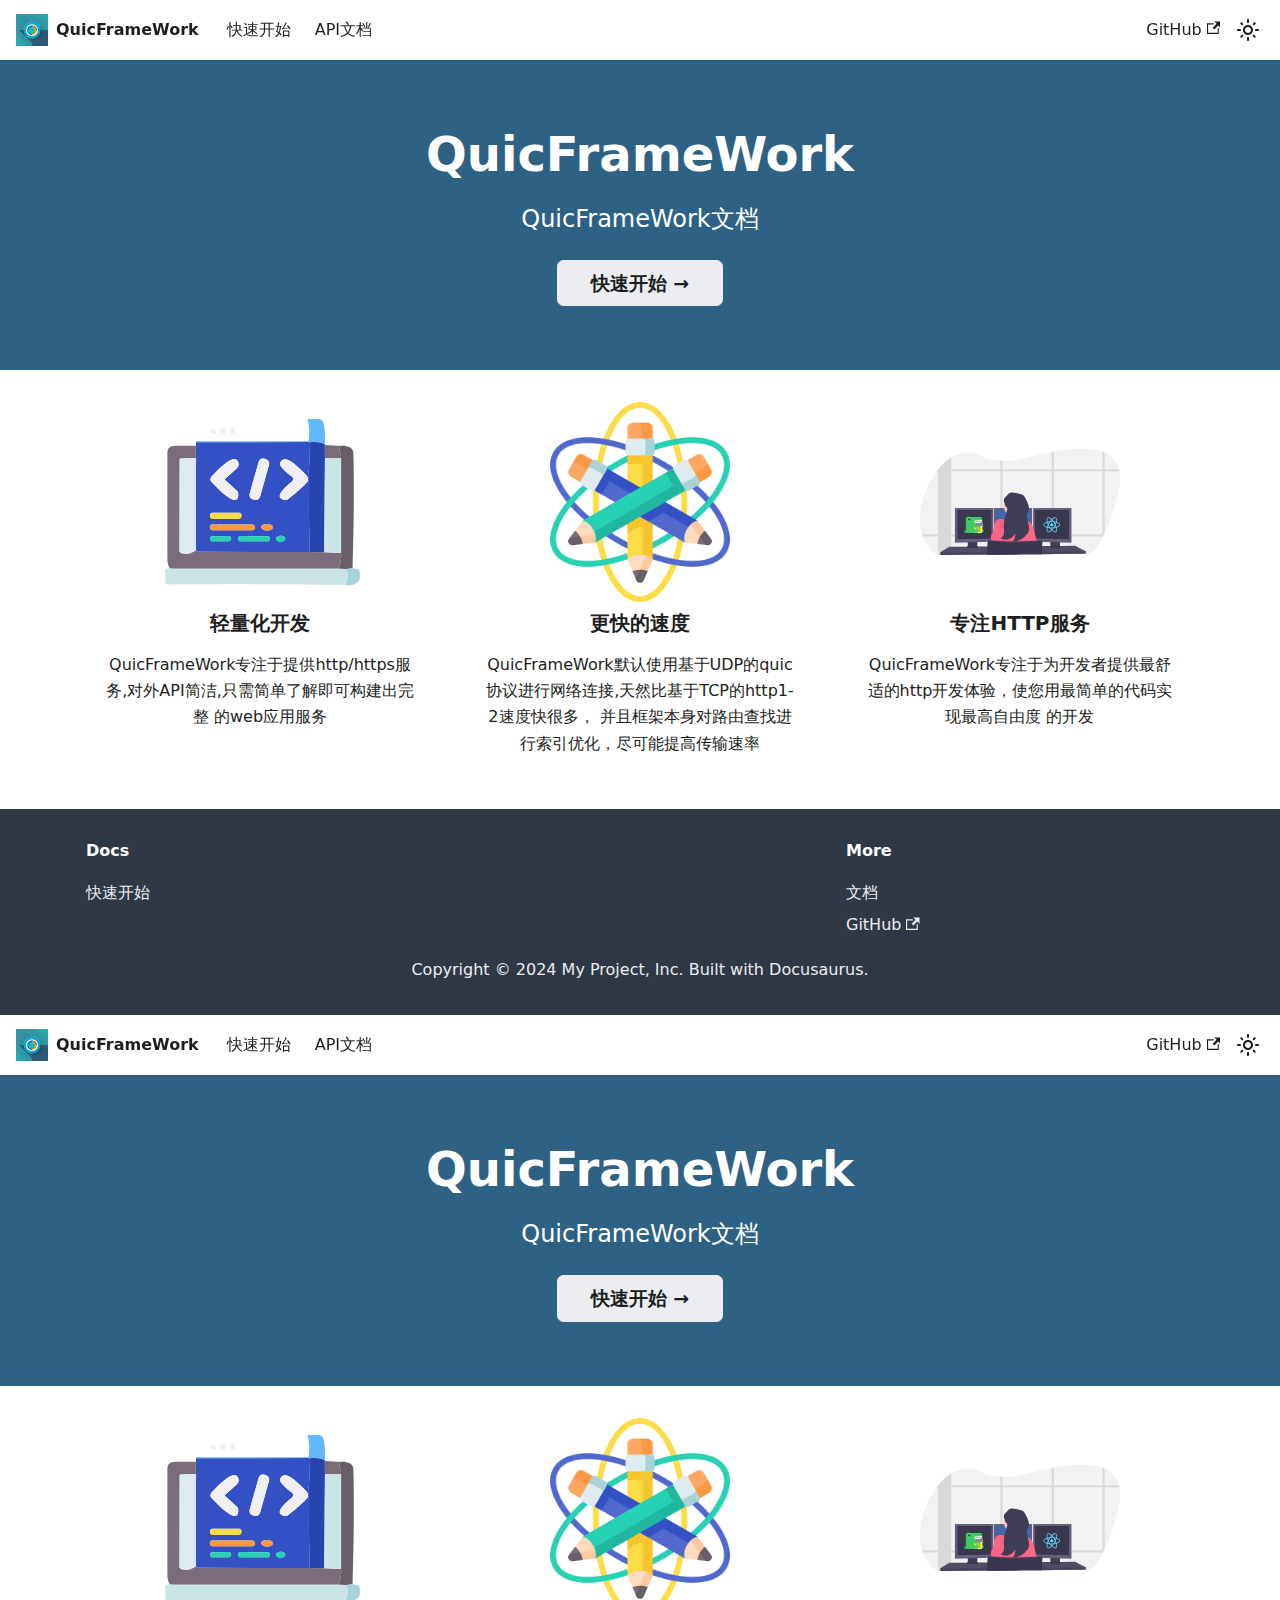
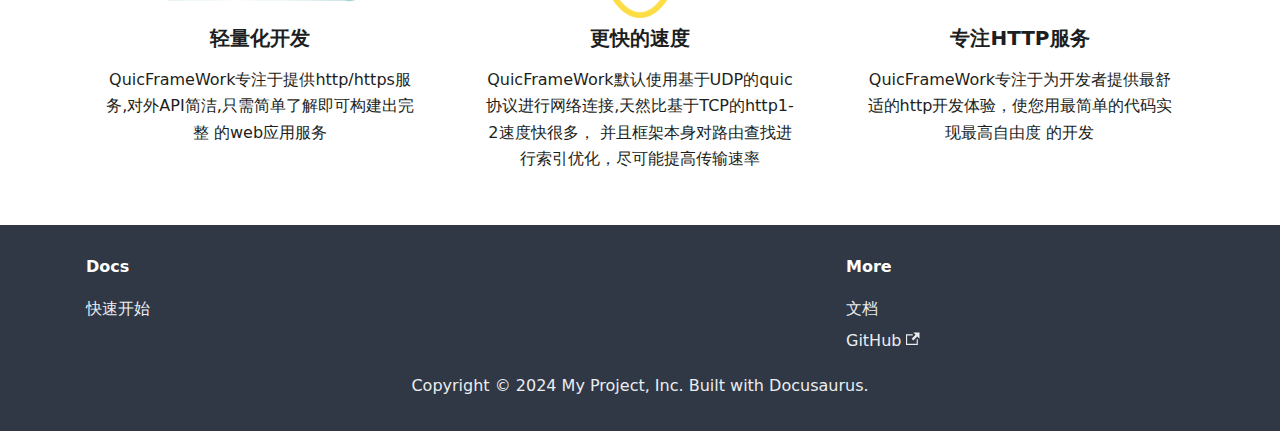
<file: index.html>
<!doctype html>
<html lang="en" dir="ltr" class="plugin-pages plugin-id-default" data-has-hydrated="false">
<head>
<meta charset="UTF-8">
<meta name="generator" content="Docusaurus v3.4.0">
<title data-rh="true">QuicFrameWork | QuicFrameWork</title><meta data-rh="true" name="viewport" content="width=device-width,initial-scale=1"><meta data-rh="true" name="twitter:card" content="summary_large_image"><meta data-rh="true" property="og:image" content="https://github.com/img/logo.png"><meta data-rh="true" name="twitter:image" content="https://github.com/img/logo.png"><meta data-rh="true" property="og:url" content="https://github.com/"><meta data-rh="true" property="og:locale" content="en"><meta data-rh="true" name="docusaurus_locale" content="en"><meta data-rh="true" name="docusaurus_tag" content="default"><meta data-rh="true" name="docsearch:language" content="en"><meta data-rh="true" name="docsearch:docusaurus_tag" content="default"><meta data-rh="true" property="og:title" content="QuicFrameWork | QuicFrameWork"><meta data-rh="true" name="description" content="Description will go into a meta tag in &lt;head /&gt;"><meta data-rh="true" property="og:description" content="Description will go into a meta tag in &lt;head /&gt;"><link data-rh="true" rel="icon" href="/img/quicframe.ico"><link data-rh="true" rel="canonical" href="https://github.com/"><link data-rh="true" rel="alternate" href="https://github.com/" hreflang="en"><link data-rh="true" rel="alternate" href="https://github.com/" hreflang="x-default"><script data-rh="true">function insertBanner(){var n=document.createElement("div");n.id="__docusaurus-base-url-issue-banner-container";n.innerHTML='\n<div id="__docusaurus-base-url-issue-banner" style="border: thick solid red; background-color: rgb(255, 230, 179); margin: 20px; padding: 20px; font-size: 20px;">\n   <p style="font-weight: bold; font-size: 30px;">Your Docusaurus site did not load properly.</p>\n   <p>A very common reason is a wrong site <a href="https://docusaurus.io/docs/docusaurus.config.js/#baseUrl" style="font-weight: bold;">baseUrl configuration</a>.</p>\n   <p>Current configured baseUrl = <span style="font-weight: bold; color: red;">/</span>  (default value)</p>\n   <p>We suggest trying baseUrl = <span id="__docusaurus-base-url-issue-banner-suggestion-container" style="font-weight: bold; color: green;"></span></p>\n</div>\n',document.body.prepend(n);var e=document.getElementById("__docusaurus-base-url-issue-banner-suggestion-container"),s=window.location.pathname,o="/"===s.substr(-1)?s:s+"/";e.innerHTML=o}document.addEventListener("DOMContentLoaded",(function(){void 0===window.docusaurus&&insertBanner()}))</script><link rel="alternate" type="application/rss+xml" href="/blog/rss.xml" title="QuicFrameWork RSS Feed">
<link rel="alternate" type="application/atom+xml" href="/blog/atom.xml" title="QuicFrameWork Atom Feed"><link rel="stylesheet" href="/assets/css/styles.06bb342b.css">
<script src="/assets/js/runtime~main.2911e2c4.js" defer="defer"></script>
<script src="/assets/js/main.e15b5cfd.js" defer="defer"></script>
</head>
<body class="navigation-with-keyboard">
<script>!function(){function t(t){document.documentElement.setAttribute("data-theme",t)}var e=function(){try{return new URLSearchParams(window.location.search).get("docusaurus-theme")}catch(t){}}()||function(){try{return window.localStorage.getItem("theme")}catch(t){}}();t(null!==e?e:"light")}(),function(){try{const n=new URLSearchParams(window.location.search).entries();for(var[t,e]of n)if(t.startsWith("docusaurus-data-")){var a=t.replace("docusaurus-data-","data-");document.documentElement.setAttribute(a,e)}}catch(t){}}()</script><div id="__docusaurus"><div role="region" aria-label="Skip to main content"><a class="skipToContent_fXgn" href="#__docusaurus_skipToContent_fallback">Skip to main content</a></div><nav aria-label="Main" class="navbar navbar--fixed-top"><div class="navbar__inner"><div class="navbar__items"><button aria-label="Toggle navigation bar" aria-expanded="false" class="navbar__toggle clean-btn" type="button"><svg width="30" height="30" viewBox="0 0 30 30" aria-hidden="true"><path stroke="currentColor" stroke-linecap="round" stroke-miterlimit="10" stroke-width="2" d="M4 7h22M4 15h22M4 23h22"></path></svg></button><a class="navbar__brand" href="/"><div class="navbar__logo"><img src="/img/logo.png" alt="My Site Logo" class="themedComponent_mlkZ themedComponent--light_NVdE"><img src="/img/logo.png" alt="My Site Logo" class="themedComponent_mlkZ themedComponent--dark_xIcU"></div><b class="navbar__title text--truncate">QuicFrameWork</b></a><a class="navbar__item navbar__link" href="/docs/">快速开始</a><a class="navbar__item navbar__link" href="/blog">API文档</a></div><div class="navbar__items navbar__items--right"><a href="https://github.com/wangshiben/QuicFrameWork" target="_blank" rel="noopener noreferrer" class="navbar__item navbar__link">GitHub<svg width="13.5" height="13.5" aria-hidden="true" viewBox="0 0 24 24" class="iconExternalLink_nPIU"><path fill="currentColor" d="M21 13v10h-21v-19h12v2h-10v15h17v-8h2zm3-12h-10.988l4.035 4-6.977 7.07 2.828 2.828 6.977-7.07 4.125 4.172v-11z"></path></svg></a><div class="toggle_vylO colorModeToggle_DEke"><button class="clean-btn toggleButton_gllP toggleButtonDisabled_aARS" type="button" disabled="" title="Switch between dark and light mode (currently light mode)" aria-label="Switch between dark and light mode (currently light mode)" aria-live="polite"><svg viewBox="0 0 24 24" width="24" height="24" class="lightToggleIcon_pyhR"><path fill="currentColor" d="M12,9c1.65,0,3,1.35,3,3s-1.35,3-3,3s-3-1.35-3-3S10.35,9,12,9 M12,7c-2.76,0-5,2.24-5,5s2.24,5,5,5s5-2.24,5-5 S14.76,7,12,7L12,7z M2,13l2,0c0.55,0,1-0.45,1-1s-0.45-1-1-1l-2,0c-0.55,0-1,0.45-1,1S1.45,13,2,13z M20,13l2,0c0.55,0,1-0.45,1-1 s-0.45-1-1-1l-2,0c-0.55,0-1,0.45-1,1S19.45,13,20,13z M11,2v2c0,0.55,0.45,1,1,1s1-0.45,1-1V2c0-0.55-0.45-1-1-1S11,1.45,11,2z M11,20v2c0,0.55,0.45,1,1,1s1-0.45,1-1v-2c0-0.55-0.45-1-1-1C11.45,19,11,19.45,11,20z M5.99,4.58c-0.39-0.39-1.03-0.39-1.41,0 c-0.39,0.39-0.39,1.03,0,1.41l1.06,1.06c0.39,0.39,1.03,0.39,1.41,0s0.39-1.03,0-1.41L5.99,4.58z M18.36,16.95 c-0.39-0.39-1.03-0.39-1.41,0c-0.39,0.39-0.39,1.03,0,1.41l1.06,1.06c0.39,0.39,1.03,0.39,1.41,0c0.39-0.39,0.39-1.03,0-1.41 L18.36,16.95z M19.42,5.99c0.39-0.39,0.39-1.03,0-1.41c-0.39-0.39-1.03-0.39-1.41,0l-1.06,1.06c-0.39,0.39-0.39,1.03,0,1.41 s1.03,0.39,1.41,0L19.42,5.99z M7.05,18.36c0.39-0.39,0.39-1.03,0-1.41c-0.39-0.39-1.03-0.39-1.41,0l-1.06,1.06 c-0.39,0.39-0.39,1.03,0,1.41s1.03,0.39,1.41,0L7.05,18.36z"></path></svg><svg viewBox="0 0 24 24" width="24" height="24" class="darkToggleIcon_wfgR"><path fill="currentColor" d="M9.37,5.51C9.19,6.15,9.1,6.82,9.1,7.5c0,4.08,3.32,7.4,7.4,7.4c0.68,0,1.35-0.09,1.99-0.27C17.45,17.19,14.93,19,12,19 c-3.86,0-7-3.14-7-7C5,9.07,6.81,6.55,9.37,5.51z M12,3c-4.97,0-9,4.03-9,9s4.03,9,9,9s9-4.03,9-9c0-0.46-0.04-0.92-0.1-1.36 c-0.98,1.37-2.58,2.26-4.4,2.26c-2.98,0-5.4-2.42-5.4-5.4c0-1.81,0.89-3.42,2.26-4.4C12.92,3.04,12.46,3,12,3L12,3z"></path></svg></button></div><div class="navbarSearchContainer_Bca1"></div></div></div><div role="presentation" class="navbar-sidebar__backdrop"></div></nav><div id="__docusaurus_skipToContent_fallback" class="main-wrapper mainWrapper_z2l0"><header class="hero hero--primary heroBanner_qdFl"><div class="container"><h1 class="hero__title">QuicFrameWork</h1><p class="hero__subtitle">QuicFrameWork文档</p><div class="buttons_AeoN"><a class="button button--secondary button--lg" href="/docs">快速开始 →</a></div></div></header><main><section class="features_t9lD"><div class="container"><div class="row"><div class="col col--4"><div class="text--center"><svg xmlns="http://www.w3.org/2000/svg" width="1518" height="1262" viewBox="0 0 1518 1262" class="featureSvg_GfXr" role="img"><defs><clipPath id="a"><path d="M40.7 168.1h1518.6v1263.8H40.7Z"></path></clipPath></defs><g clip-path="url(#a)"><path fill="#8dcafc" d="m1118.4.9 3.6 14.4 3.1 14.4 2.6 14.5 2 14.7 1.6 14.6 1 14.7.4 14.8v14.7l-.6 14.8-1.1 14.7-1.6 14.7-2.2 14.6-853.7.8-4.3-41-1.2-14.8-.7-19.7.6-19.5 1-9.4 1.5-9 1.4-6.7 1.9-6.5 2.1-6.1 2.5-5.8 3-5.6 3.4-5.2 3.9-4.8 4.3-4.5 3.8-3.2 4.1-3 4.5-2.7 4.9-2.4 5.5-2.1 5.3-1.7 5.9-1.3 6.4-1 7-.7 7.8-.2L604.8 0l256.8.2zM410.3 113.7l2.6-.9 4.4-2.8 1.8-1.8 2.1-2.8 1.6-3.1 1.1-3.5.5-3.7-.1-3.7-.8-4-1.4-3.7-1.8-3.3-2.3-2.8-2.8-2.5-3-1.8L409 72l-5.1-.9-2.7.2-2.7.5-4.9 2.2-3.9 3.4-2.1 2.8-1.6 3.1-1.1 3.5-.5 3.6.1 3.8.8 3.9 1.4 3.7 1.8 3.3 2.3 2.8 2.8 2.5 3 1.8 3.2 1.4 2.6.6 5.2.1zm89.1-21-.8-5.6-2.1-5-2.1-3-2.5-2.5-3-2.1-5-2.1-5.6-.7-3 .2-5.3 1.4-2.4 1.3-2.9 2-2.5 2.6-2.1 2.9-2.1 5-.8 5.7.8 5.6 2.1 5 2.1 3 2.5 2.5 2.9 2.1 5 2.1 5.7.7 5.6-.7 5-2.2 2.9-2.1 2.5-2.5 2.1-2.9 2.1-5 .8-5.6Zm52.4 22.2 5.1-.9 4.4-2.4 2.6-2.2 2.2-2.7 1.9-3.2 1.3-3.5.8-3.7.2-4.1-.2-2.9-1.3-5.4-2.6-5.1-3.5-4.1-4.3-2.8-4.8-1.5-2.6-.1-2.6.2-4.7 1.6-2.2 1.4-2.6 2.2-2.2 2.7-1.9 3.2-1.3 3.5-.8 3.7-.2 4.1.1 2.9 1.4 5.5 2.6 5 3.5 4.2 2 1.5 4.6 2.2z"></path></g><path fill="#63b9fc" d="m1118.4.9 77.5-.2 7 .3 6.3 1 5.7 1.5 5 2.1 4.6 2.6 4.1 3.2 3.7 3.7 3.3 4.4 2.9 5.1 2.5 5.8 2 6.7 1.6 7.7 3.2 22.4 2.4 21.9 1.6 21.3.8 20.8v20.2l-.7 19.8-1.4 19.3-9.6-3.3-9.6-2.9-9.8-2.5-9.8-2.1-9.9-1.7-10-1.3-9.9-.8-10.1-.4h-10l-10.1.4-10 .8-10.1 1.3-4.4-1.5 2.2-14.6 1.6-14.7 1.1-14.7.6-14.8V103l-.4-14.8-1-14.7-1.6-14.6-2-14.7-2.6-14.5-3.1-14.4z"></path><path fill="#3351c5" d="m1127.2 176.5 4.4 1.5.2 22.2 1.5 69.6.3 46.9-.4 15.6-1.6 30.6-1.3 15.2-1.8 14.8-3.1 21.7-.6 7.6-.2 8.1.3 12.1.9 12.3 4.9 46.5.8 10.1.1 8.2-.9 70.2-.4 70.2.3 70.2.9 70.1 1.5 70.2 2.1 70.2 2.7 70.2-842.8-1.3-3.5-.2-5.8-1.2-2.5-1.2-2.1-1.3-1.7-1.6-6-7.1-1.3-793.1 1.5-26.6ZM495.8 454.2l83.9-76.5 5.1-5.1 4-5.1 3.2-5 2.3-4.9 1.6-5 .8-5.1.1-5.2-.6-5.3-1.4-5.6-2.2-5.8-2-4.1-2.2-3.5-2.3-2.9-2.4-2.5-2.6-2-3.6-2.1-3.8-1.5-4-1-4.4-.4-4.3.1-4.6.5-4.9 1-5.3 1.6-6.7 2.6-7.1 3.2-7.5 4.1L510 328l-7.8 5.5-11.4 8.6-11.5 9.4-11.3 9.8-10.9 10-20.5 19.7-17.7 17.9-27.9 29.2-3.4 4.8-2.4 4.5-1.5 4.5-.8 4.3v4.3l.7 4.4 1.5 4.4 2.4 4.6 3.4 4.8 4.4 5.1 21.8 22.5 28.9 28.6 23 21.2 12.1 10.5 12.3 10.1 20.4 15.3 15.6 10.1 7.8 4.4 7.3 3.5 6.7 2.7 5.3 1.6 4.9 1.1 4.4.5 4.1.1 3.3-.4 3-.8 2.8-1.2 2.5-1.5 2.4-2 2-2.3 1.9-2.7 1.6-3.3 1.5-4 1.2-4.8 1-5.6.5-6.8v-8.1l-.4-9.6-.5-2.8-1.9-5.3-3.1-4.7-2-2-89.2-81.5-2.2-2.9-1-3.5.5-3.3zm330.8-101.4 1.4-8-.2-7.8-1.7-7.5-3.1-7-4.4-6.2-5.5-5.4-6.5-4.2-7.6-3-6.6-1.7-3.9-.5-7.7.2-7.6 1.7-7.2 3.1-6.4 4.5-5.4 5.6-4.2 6.6-2.8 7.3-65.6 233.2-.9 4-.6 7.9.3 3.9 1.8 7.5 3 7 4.4 6.2 5.5 5.4 6.5 4.2 7.6 3 6.8 1.7 7.8.6 7.7-1 7.3-2.4 6.6-3.7 5.9-5 4.8-6 3.6-7 1.4-4Zm173.5 84.4 2.8 2.3 2.3 2.6 2 3 1.5 3.2 1 3.4.4 3.6v3.7l-.6 3.5-1.1 3.3-1.6 3.2-2.1 2.9-2.5 2.6-20.6 17.5-15.4 13.7-16.5 15.8-8.1 8.4-12.6 14.5-8.4 11.4-3.6 5.9-3 5.6-2.3 5.3-1.5 4.1-.9 3.9-.5 3.7v3.5l.4 3.5.9 3.2 1.5 3.1 2.1 3 2.5 2.6 3.2 2.4 4 2.4 4.9 2.2 4.9 1.6 5.9 1.5 7 1.2 8.3 1 2.9.1 5.5-1 5.2-2.4 28-22 25.3-20.8L1046 548l49.2-44.5 11.9-12.1 7.7-9.5 3.1-5 2.5-5 1.8-4.9.8-3.9.5-3.9-.1-4-.5-4.1-.9-4-1.6-4.2-2.1-4.4-2.9-4.8-3.1-4.3-4-4.7-4.8-5-11.2-10.4-33.4-32.5-21-19.4-11.1-9.6-11.4-9.2-11.4-8.4-7.8-5.3-7.5-4.6-7.4-4.1-11.3-5-10.4-3.2-5.3-1-5-.4-4.8.2-4.5.7-3.5 1-3.4 1.3-3.3 1.9-3.2 2.3-3.1 2.8-2.6 2.9-2.6 3.5-2.5 4.2-2.4 4.8-2.2 5.6-.7 2.8-.3 2.7.2 2.8.6 2.7 1 2.5 1.5 2.5L921 364l8.3 10.3 9.2 10.4 10.2 10.4 11.2 10.4 12.3 10.5 13.3 10.6zM618.3 732.6l-.2-2.7-1.3-4.9-2.6-4.4-1.7-2-1.9-1.7-4.4-2.5-5-1.3-2.6-.2-202.7.2-2.5.5-4.7 1.9-4.1 3.1-1.7 2-2.5 4.4-1.3 4.9-.2 2.7.3 8.5.9 3.3 1.5 3 1.9 2.8 2.4 2.3 2.7 2 3.1 1.4 3.3.9 3.5.4h200.1l3.6-.4 3.3-.9 3.1-1.4 2.7-2 2.4-2.3 1.9-2.8 1.5-3 .8-3.3.4-3.6Zm239.2 91-.2-2.6-.6-2.4-1-2.5-1.5-2.4-2.4-2.8-3.1-2.7-3.9-2.7-4.2-2.1-4.7-1.9-5.3-1.7-5.4-1.2-5.8-.8-6.2-.4-6.2.1-5.9.5-5.5.9-5.3 1.4-4.8 1.6-4.3 2-4 2.4-3.2 2.5-2.6 2.8-1.6 2.3-1.2 2.3-.7 2.5-.3 2.5.2 2.5.5 2.5 1.1 2.4 1.5 2.4 2.4 2.9 3.1 2.7 3.9 2.6 4.1 2.1 4.7 2 5.3 1.6 5.5 1.2 5.8.8 6.2.4h6.2l5.9-.6 5.4-.9 5.4-1.3 4.8-1.7 4.3-1.9 4-2.4 3.2-2.6 2.6-2.7 1.6-2.3 1.2-2.4.7-2.4zm-137.8-1.3-.1-2.7-1.4-5.2-2.7-4.7-1.8-2-2.1-1.9-4.6-2.6-5.2-1.5-2.7-.1-299.6-.6-2.9.2-5.2 1.4-2.4 1.2-2.9 2.1-2.5 2.5-2.1 2.9-1.2 2.3-1.4 5.2-.2 2.9.2 5.6 1.4 5.2 2.6 4.6 1.8 2.1 2.1 1.8 4.6 2.7 5.2 1.4 2.8.2 299.6.5 2.8-.2 5.3-1.4 2.3-1.2 3-2 2.4-2.5 2.1-2.9 1.2-2.4 1.4-5.2.2-2.9ZM950.8 909l-.3-3-1-2.9-1.5-2.7-2-2.5-2.5-2.3-3-2.1-3.3-1.8-7.8-2.8-4.2-.9-4.5-.5-4.7-.1-4.8.2-8.7 1.7-4 1.4-6.9 3.5-2.9 2.2-2.4 2.4-1.9 2.6-1.5 2.8-.8 2.8-.3 3 .3 3 1 2.9 1.5 2.7 2 2.5 2.5 2.3 3 2.1 3.3 1.8 3.7 1.5 8.3 2.2 9.3.6 4.7-.3 4.5-.6 4.2-1 4-1.4 3.7-1.7 3.2-1.8 2.9-2.3 2.4-2.4 2-2.5 1.4-2.8.9-2.8zm-412.5-.3-.4-3.5-.8-3.2-1.4-2.9-1.9-2.6-2.3-2.3-2.7-1.9-2.9-1.4-3.2-.8-3.4-.3-120.8.4-3.4.3-3.2.9-2.9 1.4-2.7 1.9-2.2 2.3-1.9 2.6-1.4 3-.9 3.1-.3 3.5.4 4.8.9 3.2 1.4 2.9 1.9 2.7 2.2 2.2 2.7 1.9 2.9 1.4 3.2.8 3.4.4 120.8-.4 3.5-.4 3.1-.9 2.9-1.4 2.7-1.9 2.2-2.2 1.9-2.7 1.4-2.9.9-3.2.3-4.9Zm295.9.8-.3-3.5-.9-3.2-1.4-3-1.9-2.7-2.3-2.2-2.7-1.9-2.9-1.5-3.2-.8-3.5-.4-203.6-.3-5 .6-4.6 1.9-2.1 1.4-3.6 3.5-1.3 2.1-2 4.6-.6 5 .1 3.6 1.3 4.8 2.5 4.3 1.7 1.9 3.9 3 4.6 2 5 .6 203.6.4 3.5-.4 3.2-.8 3-1.4 2.6-1.9 2.3-2.3 1.9-2.7 1.4-2.9.9-3.2z"></path><path fill="#2844ae" d="m1131.6 178 10.1-1.3 10-.8 10.1-.5 10 .1 10.1.4 9.9.8 10 1.3 9.9 1.7 9.8 2.1 9.8 2.5 9.6 2.9 9.6 3.3.7 8.2.7 98.1-5.1 716.4-109-2.4-2.7-70.2-2.1-70.1-1.5-70.2-.9-70.1-.3-70.2.4-70.2.9-70.3-.1-8.2-.8-10.1-4.9-46.5-.9-12.3-.3-12.1.2-8.1.6-7.6 3.1-21.7 1.8-14.8 1.3-15.2 1.6-30.6.4-39.1-1.8-93z"></path><path fill="#7a6d79" d="m1251.2 198.7 163.8 8.8-9.8-2.3-8-1.4-6.6-.6h-5l-4.2.4-3.5.7-3 1-2.8 1.4-2.4 1.7-1.9 1.9-1.5 2.2-1.6 3.3-1 3.7-.6 4.2.1 9 2 12.5 7.3 31.6 1.3 7.1.6 4.8v8.1h-122.5Zm-979.1 5.1v93l-114.4 3.7-1.6.2-2.9 1.2-1.7 1.5-1.4 2-.9 2.3-.3 2.6-.7 690.6.2 2.7 1.5 5.1 2.9 4.4 1.9 1.9 4.5 2.8 2.6 1 9.6 2.3 9.5 1.5 9.3.8 9.3.1 9.2-.6 9.1-1.4 9.2-2.1 9.1-2.8 9.2-3.7 9.3-4.4 9.3-5.3 9.5-6.2 6 7.1 1.6 1.5 2.1 1.4 5.4 1.9 6.4.7 842.9 1.2 108.9 2.5 127.7 5.1.7 14-.1 13.8-.9 13.6-1.6 13.3-2.4 13.1-3.1 13-3.9 12.8-4.7 12.7-5.4 12.5-1264.2-.3-3.4-.4-3.3-.9-3.2-1.4-9.1-5.1-4.6-12.4-3.5-10.8-2.5-9.5-1.7-8.2-1-7.1-.3-6.2-.4-406.8L56 261l.3-8.4 1-7.4 1.5-6.6 2.1-5.8 2.5-5.2 3-4.5 3.4-4.1 3.9-3.5 4.5-3 5.1-2.5 5.7-2.1 6.4-1.6 7.3-1 8.2-.4Z"></path><path fill="#685e67" d="m1415 207.5 8.3 1.7 7.4 2.2 6.4 2.6 5.8 3 5 3.3 4.4 3.7 3.8 4.1 3.2 4.5 2.7 4.9 2.2 5.4 1.7 6 1.1 6.5.6 7.2 1.6 74.3 1.1 82.9.5 92.1-.1 101.9-1 112.6-1.8 123.8-2.7 135.8-3.6 148.5-51 4.1-57.6-1.4 5.5-12.6 4.6-12.7 3.9-12.8 3.2-12.9 2.3-13.2 1.7-13.3.8-13.5.1-13.8-.7-14 .2-725.5-.8-9-1.3-7.1-5.6-23.6-3-15.5-.6-5.1-.2-8.9.6-4.2 1.1-3.7 1.5-3.3 1.5-2.2 2-1.9 2.3-1.7 2.9-1.4 2.9-1 3.5-.7 4.2-.4h5.1l6.5.6 8 1.4z"></path><g clip-path="url(#a)"><path fill="#ddebf0" d="m272.1 296.8 1.3 700.1-9.5 6.2-9.3 5.3-9.3 4.5-9.2 3.6-9.1 2.9-9.2 2.1-9.1 1.3-9.2.7-9.3-.1-9.3-.8-9.5-1.6-9.6-2.3-2.6-.9-4.5-2.9-3.5-3.9-2.2-4.8-.8-5.4.7-690.6.3-2.5.9-2.3 1.4-2 1.7-1.5 1.4-.8 3.1-.6Z"></path><path fill="#cbe5e6" d="M1251.9 296.8h122.5v721.6l-127.6-5.2ZM69.9 1129l9.1 5.2 3.1 1.4 3.3.9 3.5.3 1264.1.4 57.6 1.4 4.4 9.4 3.5 9.4 2.8 9.2 1.9 9.2 1.2 9.2.4 9.2-.4 9.2-1.1 9.2-1.9 9.4-2.7 9.5-3.6 9.6-4.4 9.8-5.4 10.1-163.3-2.6-163.5-2-163.5-1.3-163.7-.7-163.8-.1-163.9.6-164.1 1.2-173.5 1.8-8.7-.5-8.1-.8-7.5-1.2-7-1.5-6.6-1.9-6.7-2.4-6.2-2.8-5.6-3.1-5-3.4-4.6-3.8-4.1-4.1-3.8-4.5-3.2-4.9-2.7-5.3-2.3-5.8-1.8-6.2-1.3-6.8-.6-6.5-.1-7 .4-7.6 1-8.2 1.6-8.8 2.4-9.6 1-2.4 1.4-2 1.9-1.7 2.1-1.2 2.3-.8 16.5-1.1 6.8-1.1 6.8-1.6 6.6-1.9 6.5-2.4 6.3-2.8 6.3-3.1Z"></path><path fill="#a8d3d8" d="m1461.5 1134.5 41 7.5 2.5.7 2.3 1.1 2.1 1.6 1.7 1.9 1.3 2.2.8 2.6 2.3 12.4 1.4 11.2.6 10.3-.2 9.3-.8 8.4-1.4 7.6-2 7-2.5 6.3-3 5.7-3.5 5.2-4.1 4.8-4.6 4.3-5.2 3.9-5.8 3.4-6.6 3-7.3 2.6-8.1 2.1-9.2 1.5-10.1 1-11.3.4-12.6-.4-14-1.1 5.4-10.1 4.5-9.8 3.5-9.6 2.7-9.5 2-9.3 1.1-9.3.3-9.2-.4-9.2-1.1-9.2-2-9.2-2.7-9.2-3.5-9.4-4.4-9.4Z"></path></g><path fill="#f1eff2" d="m398.6 71.8-4.9 2.2-4 3.4-2.1 2.8-1.6 3.1-1.1 3.5-.5 3.6.1 3.8.8 4 1.4 3.7 1.8 3.3 2.3 2.8 2.8 2.5 3 1.8 3.2 1.3 2.6.6 5.2.1 2.7-.5 2.6-.9 4.4-2.8 1.8-1.8 2.1-2.9 1.6-3.1 1.1-3.5.5-3.6-.1-3.8-.8-3.9-1.4-3.8-1.8-3.2-2.3-2.9-2.8-2.4-3-1.9L409 72l-5.1-.8-5.4.6ZM457.2 92.8l.2 3.1.7 3 1.1 2.8 1.4 2.7 1.9 2.4 2.1 2.1 2.5 1.8 2.7 1.4 3 1 3.1.6 3 .1 3.1-.3 2.9-.7 2.8-1.2 2.6-1.5 2.3-1.9 2.1-2.3 1.8-2.6 1.4-2.9.9-2.9.4-3 .1-3-.4-3-.8-2.9-1.3-2.8-1.6-2.5-2.1-2.4-2.4-2.1-2.6-1.6-2.7-1.3-2.9-.8-3-.4-3 .1-3 .4-2.9.9-2.9 1.4-3.1 2.2-2.5 2.5-2.1 3-1.6 3.3-.9 3.5zM550.9 70.3l-2.5.3-4.8 1.6-2.2 1.3-2.5 2.3-2.2 2.7-1.9 3.2-1.3 3.4-.8 3.8-.3 4.1.4 4.1 1 3.7 1.4 3.4 2 3.1 2.3 2.6 2.7 2.1 2.2 1.3 4.8 1.4 2.6.2 2.6-.3 4.7-1.6 2.2-1.3 2.6-2.3 2.2-2.6 1.8-3.3 1.4-3.4.7-3.8.3-4.1-.4-4-1-3.8-1.4-3.4-2-3.1-2.3-2.6-2.7-2.1-2.2-1.3-4.8-1.4zM496.5 466.6l89.2 81.5 2 2 3.1 4.7 1.9 5.3.5 2.8.4 9.6v8.1l-.6 6.8-.9 5.6-1.2 4.7-1.5 4-1.6 3.4-1.9 2.7-2 2.2-2.4 2-2.6 1.6-2.7 1.2-3.1.8-3.3.3h-4l-4.5-.5-4.8-1.1-5.3-1.7-6.7-2.7-7.3-3.5-7.9-4.4-15.5-10-8.3-6-12.1-9.3-12.3-10.2-12.1-10.4-23-21.3-28.9-28.5-21.8-22.5-4.4-5.1-3.4-4.8-2.4-4.6-1.5-4.4-.7-4.4v-4.3l.8-4.4 1.5-4.4 2.4-4.5 3.4-4.8 27.9-29.2 17.7-18 20.5-19.6 22.2-19.8 11.5-9.4 11.5-8.6 7.7-5.5 14.9-9.3 7.5-4.1 7.1-3.2 6.8-2.6 5.2-1.5 4.9-1.1 4.6-.5 4.3-.1 4.4.4 4 1 3.8 1.5 3.6 2.1 2.6 2.1 2.4 2.4 2.3 3 2.2 3.4 2 4.1 2.2 5.9 1.4 5.5.6 5.4-.1 5.1-.8 5.1-1.6 5-2.3 5-3.2 5-4 5-5.1 5.1-83.9 76.5-2 2.7-.5 3.3 1 3.5zM796.3 302.9l9.3 3 5.5 2.5 4.6 2.8 3.8 3.1 3.1 3.4 2.5 3.6 1.8 4.1 1.3 4.4.7 4.8v5.4l-.8 6.1-1.5 6.7L761.1 586l-2.2 6.6-2.5 5.5-2.9 4.6-3.1 3.8-3.3 3.1-3.7 2.5-4 1.8-4.4 1.3-4.9.7h-5.4l-6-.8-9.5-2.3-6.6-2.2-5.5-2.5-4.6-2.8-3.8-3.1-3.1-3.4-2.5-3.6-1.8-4.1-1.3-4.4-.6-4.8-.1-5.4.8-6.1 1.5-6.7 65.6-233.2 2.2-6.6 2.5-5.5 2.8-4.6 3.1-3.8 3.4-3.1 3.6-2.5 4.1-1.8 4.4-1.3 4.8-.7h5.4l6 .8zM1000.1 437.2l-14.6-10.7-13.4-10.5-12.2-10.5-11.2-10.5-10.2-10.3-9.2-10.4L921 364l-7.5-10.2-1.5-2.5-1-2.5-.6-2.7-.2-2.8.3-2.7.7-2.8 2.2-5.6 2.4-4.8 2.5-4.2 2.6-3.5 2.6-3 3.1-2.8 3.2-2.2 3.3-1.9 3.4-1.4 3.5-.9 4.6-.7 4.7-.2 5 .4 5.3 1 10.4 3.2 5.5 2.2 13.2 6.9 7.6 4.6 7.7 5.3 11.4 8.4 11.4 9.2 21.8 19.3 43.8 42.2 11.2 10.4 4.8 5 3.9 4.7 3.1 4.3 2.9 4.8 2.2 4.4 1.5 4.2 1 4 .5 4.1v4l-.4 3.9-.9 3.9-1.8 4.9-2.4 5-3.2 5-7.6 9.5-12 12.1-49.1 44.5-24.8 21.4-25.2 20.8-25.7 20.3-4.9 3-5.4 1.7-2.8.4-2.9-.1-8.2-1-7-1.2-5.9-1.5-4.9-1.6-5-2.2-4-2.4-3.2-2.4-2.4-2.6-2.1-2.9-1.5-3.1-1-3.3-.4-3.5.1-3.5.4-3.7 1-3.9 1.4-4.1 2.3-5.3 3-5.6 3.7-5.8 8.4-11.5 12.5-14.4 8.1-8.5 16.5-15.8 15.5-13.7 20.6-17.5 2.5-2.6 2-2.9 1.6-3.2 1.1-3.3.6-3.5.1-3.7-.5-3.6-1-3.4-1.5-3.2-1.9-3-2.4-2.6z"></path><path fill="#fddd44" d="M398.5 712.9h200.1l5 .3 4 1 3.2 1.6 2.6 2 2 2.6 1.5 3.2 1 4 .4 5-.4 9.9-1 4-1.5 3.2-2 2.6-2.6 2-3.2 1.5-4 1-5 .4H398.5l-4.9-.4-4-1-3.2-1.5-2.6-2.1-2-2.5-1.6-3.3-1-4-.3-9.9.3-4.9 1-4 1.6-3.3 2-2.6 2.6-2 3.2-1.5 4-1 4.9-.4Z"></path><path fill="#fc9743" d="m767.6 821.2.2 2.5.6 2.5 1 2.4 1.5 2.4 2.4 2.8 3.1 2.8 3.9 2.6 4.1 2.1 4.7 1.9 5.3 1.7 5.5 1.2 5.8.8 6.2.4 6.2-.1 5.9-.5 5.5-.9 5.3-1.4 4.8-1.6 4.3-2 4-2.4 3.2-2.5 2.6-2.8 1.6-2.3 1.2-2.3.7-2.5.3-2.5-.2-2.5-.6-2.5-1-2.4-1.5-2.4-2.4-2.8-3.1-2.8-3.9-2.6-4.1-2.1-4.7-2-5.4-1.6-5.4-1.2-5.8-.8-6.2-.4-6.2.1-5.9.5-5.5.9-5.3 1.4-4.8 1.6-4.3 2-4 2.4-3.2 2.5-2.6 2.7-1.6 2.4-1.2 2.3-.7 2.4zM399.5 801l299.6.5 4.7.3 3.8.8 3.2 1.3 2.7 1.8 2.1 2.1 1.8 2.7 1.2 3.2.9 3.9.3 7.5-.3 4.7-.9 3.9-1.3 3.2-1.7 2.6-2.2 2.1-2.6 1.8-3.2 1.3-3.9.8-4.7.3-299.6-.5-4.7-.3-3.9-.9-3.2-1.3-2.6-1.7-2.1-2.2-1.8-2.6-1.3-3.2-.8-3.9-.3-7.5.3-4.7.9-3.9 1.3-3.2 1.7-2.6 2.1-2.2 2.7-1.7 3.2-1.3 3.9-.8z"></path><path fill="#28d1b3" d="m881.8 910 .4 3 .9 2.8 1.5 2.8 2 2.4 2.5 2.3 3.1 2.2 3.2 1.8 3.7 1.5 4.1 1.2 8.7 1.4 4.8.2 9.2-1 4.2-1 4-1.4 3.7-1.6 3.2-1.9 2.9-2.2 2.5-2.4 1.9-2.5 1.4-2.8.9-2.9.2-3-.3-3-1-2.8-1.5-2.8-2-2.4-2.5-2.3-3-2.2-3.3-1.8-3.7-1.5-4.1-1.3-8.7-1.4-4.7-.1-4.8.3-8.6 1.7-4.1 1.3-3.6 1.7-3.2 1.9-3 2.2-2.4 2.4-1.9 2.5-1.5 2.8-.8 2.9zM398.5 890.2l120.7-.5 4.8.4 3.9.9 3.1 1.5 2.5 1.9 1.9 2.5 1.5 3.1 1 3.8.3 4.8-.3 6.2-.9 3.9-1.5 3.1-2 2.5-2.4 2-3.1 1.4-3.9 1-4.7.3-120.8.5-4.8-.4-3.8-.9-3.1-1.5-2.5-1.9-2-2.5-1.5-3.1-1-3.9-.3-4.7.3-6.2 1-3.9 1.4-3.1 2-2.5 2.5-1.9 3.1-1.5 3.8-1zM611.4 890l203.7.3 4.8.4 3.9.9 3.1 1.5 2.5 2 2 2.5 1.5 3.2.9 3.9.4 5.8-.4 4.9-1 3.8-1.4 3.2-2 2.5-2.6 2-3.1 1.4-3.9 1-4.8.3-203.6-.3-4.8-.4-3.9-.9-3.1-1.5-2.6-2-1.9-2.5-1.5-3.2-1-3.8-.3-5.9.3-4.8 1-3.9 1.5-3.1 2-2.5 2.5-2 3.1-1.5 3.9-1z"></path></svg></div><div class="text--center padding-horiz--md"><h3>轻量化开发</h3><p>QuicFrameWork专注于提供http/https服务,对外API简洁,只需简单了解即可构建出完整 的web应用服务</p></div></div><div class="col col--4"><div class="text--center"><svg xmlns="http://www.w3.org/2000/svg" xmlns:xlink="http://www.w3.org/1999/xlink" xml:space="preserve" width="512" height="512" viewBox="0 0 512 512" class="featureSvg_GfXr" role="img"><image xlink:href="[data-uri] AAB1MAAA6mAAADqYAAAXcJy6UTwAAAAGYktHRAD/AP8A/6C9p5MAAAAJcEhZcwAADsMAAA7DAcdv qGQAAIAASURBVHja7J13eBVl9se/552596aHELogPQkiNUEUC6B0CNUg2CsKrqvuuj9dt2X7ulVX BWXtbRVWAgRUioKFooaSIC0QurSE9HbvnXnP74+AogZI7syduTeZz/P4qMmd857zZu68Z973FIKD g0OTgg+Pbql50Y+E7E6SuoBkFwI6MEQimFuBEAnAAyDq9CXVALx1/6ZTBC5i4CiYDrLAftZlger2 5FLn5SV22+bg4GAeZLcCDg4OgcP7h0VAqmkSdCUBVzLQH0CnIA13mBhbGFgngHVgNYd6vu+1ew4c HBwCw3EAHBzCDN4/potkfTwxxjEwHECkTapUE7CGQe8J0pZTt48O2j03Dg4ODcdxABwcwgDeM7aj FNp0Bm4g4DK79alPRWZ8TkQLhKYtoOSPvrZbIQcHh/PjOAAODiEKc6bQ9n12rQKaxcAUAKrdOjUQ SaCPJPF8pbh4MaVt8tutkIODww9xHAAHhxCDj6ZHyWrv3SB+BME7z7eKQyD+m3BVvUidNtTYrYyD g8O3OA6Ag0OIwLsmxkpXzZ0AHgXQ3m59TKYQoLlCdT3lZBM4OIQGjgPg4GAzvGdsaym0hwHMARBv tz5BphRMzwrd9yQlry2yWxkHh+aM4wA4ONgErxmmyotd9wP4LZr+wv99SgFkikP+Z2n4Ws1uZRwc miOOA+DgYAP+PSOGCUH/BtDHbl1sZpckPOjqtmql3Yo4ODQ3HAfAwcFCePe1F0lF+TMIN8P5/n0D gZcRyR85tQQcHKzDeQA5OFgAM0juG/UQwH/AtyV4Hb5LFZgeF91XPk0EtlsZB4emjuMAODgEGd53 XVtm8RID4+zWJRwg0GrStNudYkIODsHFcQAcHIKIVjBiKhHNByPRbl3CjCJmukftsXKx3Yo4ODRV HAfAwSEI8K6JsdJd/XcwzbJbl7CG8brw+udQ77WVdqvi4NDUcBwABweT4YIRfSREFsDdbVRDB7Cf wF8xaCeDv2JWjqngckhZAtbKISIrAACyJhakxkGIBA0UR6S3J9ClRHQJM/cG0A2AsNGWPULKydTz wx026uDg0ORwHAAHBxPR9o2cSMxvABRr8dASwBYwfSAErYCrPMes0rt8+IpI+OPSpJRjQBgNYACs dwjKGXyj2n31covHdXBosjgOgIODSegFIx8F8CdYtzhqBF4mIf6nMFZRj5UnrRiU945qowseJSQy mDAO1jUp0kH8mNJt9d8tGs/BoUnjOAAODgbhPWM9UtGeB+M2i4Y8AuBNAZ5L3VcfstX2/cPaSem6 DYRZYHSzaNj/CnflXU5zIQcHYzgOgIODAXj/sHa67soiwuXBHouIPtCBf6pdh3xIlCnttv0788CZ Qtu/boQi8ROuOyYI7njAeoXkVOr24Qm7bXdwCFccB8DBIUB437WdJSurAfQI6jjAOpb8S1fP1Wvt trlB+u657goW9DiDJgR5qANC6iOo50cFdtvs4BCOOA6Ag0MA8L4xyZL1VQA6BW0MYD0Dv3Z1X/Wh 3fYGpH/BiKsY+B2DhgdxmMMCcgR1/zDfbnsdHMINxwFwcGgkvOe6SySJVSB0CM4IdJxZPqr2WP2a 3baagbZvVDoxzwNwUZCGOCFIjqJuH+bZbauDQzhhZ26vg0PYwXtHpUpFfBKkxZ/BeF349EubyuIP AGq3ldlC+C8F4d+oS1c0m7aSxVreP2qw3bY6OIQTzg6Ag0MD4X2jrpHM2QDigiA+X7K4z9VjxRq7 7QwmvHfklZLwPIDeQRBfKZkmuXqs/MhuOx0cwgFnB8DBoQFwwYirJPP7MH/xZxD+LWpb9Gnqiz8A UI9V64RUUwE8GwTxMYJ4Ke8fEfSMDAeHpoCzA+DgcAF476hLJfEnABJMFl3OxPeo3VYvsNtGO9D2 jppMxC/B/HktEySGUrcVuXbb6OAQyjgOgIPDeeD8Ed2kQp8BaG+y6E1C6jc09xQ23ndtZ10qb5te R4FxVKh0FXVZud9uGx0cQhXnCMDB4Rzw/mHtpCJWwuzFn/GMqG0xpLkv/gBA3T46qLA6DKB55gpG B6nzCt47qo3dNjo4hCrODoCDQz3wnrFxUtHWgjHATLFgPKb0WPVXu+0LRfSCkQ8C+CdMfTGhPKG6 hlHn5SV22+fgEGo4DoCDw/fgw1dE6r7oFQS62kSx1cy4We2xKstu+0IZrWDENAK9DiDSLJnM+FhR /GOo69pau+1zcAglnCMAB4ezYAZJX+wLpi7+hFMCPNpZ/C+M2n31u0LQcACmdTYkwlApXf+x2zYH h1DDcQAcHM5C7hvxKMA3mieRCoSuD6buqz+z27Zwgbqu/FywuBKEfSaKvVnfN+IRu21zcAglnCMA B4fT+PePGC0kLQegmCRyj5DqtdTz/SN22xaO8J6xHaXQ1sC8ZkuSwRPV7quX222bg0Mo4DgADg74 prnP5wDiTRK5R2j6cEr+6Gu7bQtnguAElAspr6CeH+6w2zYHB7txjgAcmj18cHyCZD0bzuIfclDP 948IqQ4HsNckkXFS0CLeP6yF3bY5ONiN4wA4NGuYMxTWfG8A6GmSSGfxNxnznQBKZul6hznDrKMe B4ewxHEAHJo1cl/p7xkYZ5K4Q87iHxyo5/tHBNO1AEyJp2BglNxf+hu77XJwsBMnBsCh2cL7Rw6V Eh/CnKC/ckHyaqcnfXDhPaN7SyE/A9DCBHFSMo10ugc6NFecHQCHZgnvGdta6ngL5iz+PglMdRb/ 4EM9V2yXkqcA8JogTgji13j3sFZ22+XgYAeOA+DQ7GAGMWkvgNDBFHGEu13dV31ot13NBVfP1WuZ 6XYAbIK4i1h1vcrs7IY6ND8cB8Ch2SH3jXiQCRNNEUb8f2q3Va/bbVNzQ+2x8m2AfmGGLAbGyf0j 7rfbJgcHq3G8XodmBe8ZMUAK2gDAY4K455Tuq2bbbVNzRt878j8g3G2CqFpB4nLqtiLXbpscHKzC 2QFwaDbw8VHRUtBbMGHxZ8ZGIdWH7LapuSNKi+cwsM4EURGS5ULeNTHWbpscHKzCcQAcmg2yCn8D kGKCqBOKrl9PPd83IxDNwQCUtsmvMM2EOc2DekpXzZ/ttsnBwSqcIwCHZsHplL81MH7Pa0JgBHVd 9bHdNjl8i3/v6OGC5EoAqkFRUhANp24rP7HbJgeHYOPsADg0efhoepSUeAHmOLyPOIt/6OHqsWIN iH9ugighmV/gw1dE2m2Tg0OwcRwAhyaPrKn9PcxpJvNfpfuqp+y2x6F+RNfV/wBjgQmiekp/9G/t tsfBIdg4DoBDk4b3jxoM4EHDggj7hD/yXrvtcTg3RGDh9d8FM3oGMP2EC64bZLdNDg7BxHEAHJos vD3DLSW/COPV/jShy5spZWmF3TY5nB/qvbZSMG4HoBsUpUgWr/KesWakizo4hCSOA+DQZJGRJb8C 0Nu4JP4D9fxwg932ODQM6rFqHYiNR/MTeknhf8xuexwcgoWTBeDQJOGCEX0kaBMAlyE5jI3KYf/V NHytZrdNDg2Hc1JdekLLzwi4zKAon5BiIPVcsd1umxwczMbZAXBokuhE/4bBxR9AlULyNmfxDz8o bZNfkfqNABs9tnGzkP+22x4Hh2Dg7AA4NDm0vaNmEPF/jcph0F1q95Uv2WkLv3x7hB7pGgHm8RDc nRgdGGiDBuS7ExjMumBdE6T7FPhqXax7VTKlh873ByMGKX4iUSlJHAcp/1MFnqQ7FpfaOX/avhH3 ENN8o3KYKEPttvJ/dtri4GA2jgPg0KTg46OiZRXvBNDJiBwC3hPdV423zY4Fd7XUJD9OoHsBxJgn WAdqygFfBcBBcATORhCzGvWlKuNm0D2v7w/uYOdG7hv1PjOPMSjmoIiMuIQ6ZFfbZYeDg9k4RwAO TQpZiZ/D4OIPoIoU+pFdNmjv3HmPLlFAoJ/CzMUfAEgBohKAuIsANSK4hkgm8lVdpuvHC7QXp9i2 k0LQ7gNQaVBMZ1nj/T+7bHBwCAbODoBDk4HzR3STCm0HYGxlY3pQ6bHS8nNfXpChaBz3R2I8as2A DNSWArXl1gznityp6kije61/i9YLRv4EwD8MiqkRCvWmLitt281wcDATZwfAocnAqvgnDC7+DHwp usc/a7nuDNJl3GuWLf4AQAREJgCeOGuG89f00hXeZpl9ZyG6XfkkMzYaFBPJOv/dDv0dHIKB4wA4 NAn8BSNGMPMkg2I0RfK9RAuNFpFpNPKdux8HcKPV4wKoOxJwRVkzlr+2m/bCpOVWm0iUKRUh7wXg NyKHgan+/SNGW62/g0MwcBwAh7CH1wxTBehp44LwV+q5eovV+vv+e2cag39n9bjfIToRIIseB/6q cd4Xpsyw2kTq9mEegH8ZlSMk/ZPXDDPaddDBwXYcB8Ah7NE7q3cASDEoZo9Q/L+3Q39B9BfY/V0k AUTGWzacyr65dpgp3JWZABUYFHOJ3tl9mx36OziYieMAOIQ1vH9YBDH9yrAc8MPUdW2t1fr7F9wx FMB1Vo9bL57YuiwBC2DNm+B7Zcr9VptInTbUsJQ/NSyH+bdOy2CHcMdxABzCGqm7H4DhnH9arXZf bfm5NACQFNPtGPdcMwG3dWuaomn32GGl2nP1EmKsMCjmIumLmW2H/g4OZuE4AA5hCxeMiIdgo1Hz GjEetkV/BoEw0Y6xz4nLOgeAdd+lzPY8g4jlTwAYLfH8c94z1poUCgeHIOA4AA5hi2TxMzASDYp5 lnqs/MoWAxbe2gGMjraMfS6UIBcHOhupK/hPRl87zKSeH+4A8LxBMa2k0AwfJzg42IXjADiEJbxn bGuQ/LFBMcXCJ20J/AMAv/R0sGvscyJEXX0Ai/Cp8lLbTFXdvwLhlEExP+F917W1ywYHByM4DoBD WCJJ+zVAscak0K+o14dGF4CAESTb2TX2ebEoEBAAVMietpnZeXkJJP/WoJgYyeLndtng4GAExwFw CDt4/5guIMwyKGa7OOQz3CXOmCEGSxYHCwt3AKSEQSfOGOKwNg/ADoNi7uN913a20w4Hh0BwHACH sENK/ZcA3EZkMOFxGr7WaBCYQ5hDw9dqzPQLg2I8UqpGZTg4WI7jADiEFbxnbEcAtxiSAXypdF2V bbctDqGB2mPlYsN9Aohv54IRF9tti4NDY3AcAIewQiraz2D07Z/pMSKw3bY4hA4s6NcGRbgk8JDd djg4NAbHAXAIG3jndYlg3GVEBoFWu3qs/MhuWxxCC1e3lasIMHhf0L28Z2xru21xcGgojgPgEDZI l/gJgGgjMkhIw2WDHZomROLngKGdoSip+I2mpjo4WIbjADiEBbxnbBwIc4zIIPBi6rraaE94hyYK dVvxBQHLDAlheoD3D2thty0ODg3BcQAcwgKp+B8A0MKICCIl0247HEIbAv8CgDQgIl5Kt9MjwCEs cBwAh5CHj6ZHgelBg2LeoW4rcu22xSG0oe6rt4F4oTEp/BAfTY+y2xYHhwvhOAAOIY+sqb0HgJHg KhbgP9tth0N4IMB/grFYgDay2nu33XY4OFwIxwFwCGl4zTAVwE+MyCBgGXVfvc1uWxzCA+r2YR6B jbWHJv7p6XvXwSFkcRwAh5BG7+yaAsBQgRVi+ovddjiEFyTEHwyKuFjv7J5stx0ODufDcQAcQhuG obN/Aj6iHivX222GQ3hBXVd+zoS1hoSw4W6VDg5BxXEAHEIW3jN6IAFXGpGhO2f/DgHCgKF7h0BX c8HINLvtcHA4F44D4BCySCEfNiSAsEXttvpDu+1wCE9c3VatZOBLIzIk4Ud22+HgcC4cB8AhJOG9 o9oAyDAkQ+L3Ts1/B2OwsfgRxgzeP6yd3VY4ONSH4wA4hCSyruqfx4CIXUr3K5fYbYdDeKN0u2ox gF0GRHikdM2y2w4Hh/pwHACHkIP3jPUAuNegmKeIMo1UdHNwQN09RE8bFHMfb88w1MHSwSEYOA6A Q8ihkz4DYCPbpqUiml632w6HpoGI9LwCoNiAiPZ6RJmh4ywHh2DgOAAOoQfx/YauZ3qB2q2sstsM h6YBdciuBuNlQ0KYnWBAh5DDcQAcQgred11fAgYZEKELFXPttsOhaSGE/jQAPdDriXA57xvdz247 HBzOxnEAHEIKyWTo7J9Ai6nLyv122+HQtKBuHx0kYKkRGRLyTrvtcHA4G8cBcAgZ+PAVkQDNNCKD iJ6y2w6Hpoku+d+GBDBudboEOoQSTrOKMCAjY4HibdujrYtFAks9VhLHESOegHiGiGPmWCKOI1DM mWuYEA2m80Uel4FYB3MpmDQQVRDYK4FqANVEqAbTKbB+ShVclKCJU/Pnp/mDaafujZ1OxAkBCyBs oW4rPg2mjg7NF1fP1Wv1gpG5AALdym+h13inAHgzmHqm5uS4aiNPJEqNWzHJRDBaSUaUECKSGVEg eMCIBUsVQrQAswIg/pwCGT4GfxNTIwRVSkY5GBUQqCBQKUkug0AFMVVIXS/evdd7AtOnB3xk4mAN jgMQAmTMyrlYE9SDQBcx5EVM6CBAnQC0Z6CjBrRVdFbl6SNIYgJwpl8pgwgAvlfxhr/9xDnhuutA df/DOP2fZ19PAhoDhQowZfamMgAnAZwCUATQKYALmfiIkHSImA4LRTuycO5lxwOaCGJDLVRZOm// DsGFQf8m8IsBC6i7xwNyAHpvX97O79M7gagjES4GqCODWwNIBNCK6v7dphLH4qGdUbjuG00EMPMZ I3DWDxugM0DfPhnAfPo5QfjmOcGn/5vBgCKQnBypIzf7BIAjAB1jkocE0zEJfA3ga5eKPdt7px8K yh/JocE4DoBFZGay2Hp0U1cS1IsFLhESvZjQG0CKBsQC3y7B33yvQo/40//0rPvfOi2JCUwAE0Oy gimzN3kJOMygI4A8RMAhJjrEUu4RknYvmp927PuCef+oFCn5qoA1I5xShO8duyfIoWmjuCv+K30x fwcQ0E4VMYZywcie1H3Vnu//Lnnzkg5EIkkq6EkSFxPhYiZczBIdidBJ06SHBJ11BYMaMbbVUwWg Q90/XPeMwLcvGJoGJOdmV4Cwixk7iGgnMe/QhLJj76Vf7IdTw8MSHAcgSEydldOeVbqCQUME8xW5 JzYPIIUiAYD4G8e8qeJhoAfAPb7ZmWCASIDrdhLKmZBPkveAsAss8j/Pf3V8n84FiHB5AxuR6XXq trbWbsMbgze2c7wW3QpaZEuwEkJ1YnyVgJTwk4pqJQLFajx0KKYO4dJrEV19Aq1O7Wxpt7mNgTpt qNH3jXoDzA8Ecn0VXLRB6/yLpNwHPwA4GaBkAicBSAIQy6h7PoDO2oRrus+KWDAGETAIXPf6o0gd yXmpNdiavYUENkLSOpb6xt0DJx21W9mmSNO9tSyFadp9Of2ZlKskcDmBhwDoYrdW4UhiTBkubn0c XdocQ5fWx9C59TF0SCiEEOffExFSXEo9V2y3W/+GcLC0NEH3428gvgOgkA/Elcw4XlWFo5VV324j mwUR4t3uXbGqZ8yV3ToctNvWhsAFI/pIUN75PqNDYL9sgXzZCrv0VtglW2GvbIXjHNPQYRy+y0EA 64hpowb9s739Jm4FUYhulIYPjgMQIOmzcqKEStcpjAkMjAdwkd06NVUUoaNDQhG6tvsaFyeeRMfE E0jqcAhxkXVxSUy0Qe22cojdejaEQ4WFHTRyrUHdG19YUe71YU9xCWQQDqg8quJrHRE5+MquHbfa bWdD0ApGfk7AZQBQyW7slq2wj1tij56IHbINdsjWqGVngzWIFAJYy8AyzR+xZF/ayDK7FQpHHAeg EUy7d0tPFnK8BMYTcA2AENq3bX50SChEjw6HoeuuNzfs6PtkIsvcYGcqGIGZlf2nytbj9MIRjhTW 1OBAaXCetZEuV0VscreWw4k049KCQ2pOjqtCOdo/PWLPw8RyZp7eDgdlC7vVau74CPiEQctVVV+2 vfekvXYrFC44DsAFGD87L8EFfwaBbgX4Srv1cTgvfgB5IFoHYJMgsendZ/vtOH2qajv7ispuBjis exQwgO1FRajxB2eNbhUZ9cx1PS4O6Hw9GCRvXtKBFJEKIBXAlQxcCSDSbr0czg0R7WDgNY19Lxf0 m3rSbn1CGccBqIeMjO1urY1vLFjeBsZ4OG/64cxxEDYw+GNA+bh/m/55mZlkS4TxvqLSDwCMtntC jHKssgpHKiqCIjvG7Socn9y9jS2GcabokTugn0LiGjCGMeEKAtraoouDGfgYvIwgXo3xt3t/U1ro 7g7aheMAnEX6j3K7Krr2YwJuBtDKbn0cgkIJAZ8xaC2DP3YVFWxduNCagiX7CksLQeF/X5V7fdhd bKQ53rlRFCGvvyTJ3JSDc7FggZLcyzOAdGUoEw8FcDWAFpaM7WA1hUR4nTTx750Dx4dFsKkVOA4A gGn3fTlAgn4Gogw4qZHNjTIAnwH4mFl+7Dq1f1OwHIJ9RaU6mkD57Wq/hu1FRUGRTQCm90kJznNp wQKlZ3J0miA5lIBrGLgajLggTpVD6KEBWCCl+NueAeO32q2M3TRrB2DKnJyrwPQo6qL4m/VcOHxD Jeqii7OFoBWLnh1o2tvCvqLSkIhFMEowHQAAuMFEB+DSbUva+lm5BszpACYgwAI+Dk0RWkfgJ3b1 nbCsuaYUNstFb9p9m0ZL4E8gDLRbF4dQh7cDWCGYVopI7ycL/zWkJlBJjgPQMIw4AB3XL4iMjo4e SsyjmHgMgF52zJFDWLGJGI/v6p++0m5FrKZZOQDT7t/aW0r97wDG2K2LQ1hSw8AnBFopJT5Y8vzA HY252HEAGkZjHYAemxdfIoQyhgRGg3ENgAi758ghLHlPCnpkT58JO+1WxCqahQMw5f7PE8GuX4N5 DpwzfgfzOEDASp2wrK3GH1yoBoHjADSMCzoACxYoSUmRVxB4AogmAUixe04cmgwaM7+kk/ar5pBC 2KQdgGGZa9SEE3EPA/gFztfuMjw4BfBxgE6CuZyJygkoJ1A5A2XEXCrrevL4Aa48c5EkqlWZaiRk AgAwyAMgCgCIOA4sFAIrDD4TDBVPoNYMSgRzIggtUddlzHmrOj+nGHhPEC1V4Plg4dzeld//gOMA NIz6HIDkXUti4RWjAUxEXcxOWPUQsIFa1HXtLAbhFBinABSCuQwAiEQ5E3RiqYNEOQCwRDUEvADA QIlgjmSib7/3kmNIkAtSEgvRgpnjBSOOCXEAxQEcx0AbAtqh7pkRzpQy4/f5+TVPNeW2xk3WAZg4 +8tkBcprAIdD1TU/gAMA9jJ4r4DYw4IOQeOTKsuvKz3xJ95/umeAXXLMYdQjudHx5f5EKThRMlqB lEQWsi0xLgZEJxB3BKMz6r78YR/pbhAvgI+IsURTKXvpMwOPAo4D0FDOOABJW7MvIiAdxJMAGg7A Y7ftNiMBHEddXfwjRDjMjEMMOqEI/ZRfR5HHJU4pmvtUXr/RVXYq2mPPex6PT2+r67iIwW3A1JmJ exCjJzP1IEJnAC67J/RCMLBRkbh154D0PcalhR5N0AFgmnzf5vuJ8AROv+mGGPsAbCXmrbqgraTx jtIOFQfXZg4P2fKnjWHWrBzXSaFcxCQ7EdAZ4E5E1ANMyXXdz8I/D76RMAFfMGjBP37f7R92K2MG wXYAfqPvfYSJpwMYhCb5jDovRQDtBvFulthDAodZ4qBg7Ui03unrplLMZtiaNWphm/IuuiZ6SeYB QlB/ZvQH0NVu3eqhmsE/y++bPq+pZQs0qS/X1AdyO0pNe5mAEXbrcpoKAOsY/AlBrFd1uXXh/LRm 3bQi4671LX9z6yvbTpQldDha3AZHSxJxrLg1jpa0gl9v2uEZ//h9d7tVMIVgOwC/lk3yZesb3NDR VZSgsyhFF1GCrqIUHan86B3+GX229x4TnApLYUKXLVktPOQaAMFXoq5OwxAAodFCkbCSJe7M75/+ td2qmGdSE2HKnE1TwXgR9lby8gJYQ8yrIZRPituUbmkqb/ZmwQUj0yTw5fd/rrPA0eLWOFjYHgdO tsP+wg44VNgeJZWxdqtsGo4D0DCakgPQRlQhiQqRIoqQohQhSRShqyiFgh9WoxYk+lO3Fbl26xxK DFuzRj3RsiJNgq4GYQQYw2BvafYSJtyZ3zd9sd1zYwZh/8qVkbFA0Vr3+AOYH4U9Dk0RQMuZke0S nhX1BX85fItkmlxfbx6FJDolnkCnxBO46qyY7rLqGBw82Q4HCjvgQGF7fL6n936v390ZTpyBQ2gh o+A7OMK1r2sKFSFZKUKyKERLanjZCMlyKgDHATiLtcOHawA2nv7nb8m7lsTCp4w5XdhpHKwPNkwg xqLk3GV/2t0359egTFv6iphFWO8AjH1gY5xHcy0g6xusVAD4H0CvqkV7P7OqlnxTQC8YuROBp219 Lbqt6jTuxxtjozT3ZTpwOYEHAxgMoLXdtl0IZwegYYTJDsBJAJ8D/DmDNsoa5cs9g7+olPvWHQHQ PkCZXyndV/Wx27CwYcECJTk5YiiDbiVgGiw+KiDCcnbLmbtTJgWnM5YVNtitQKBMfSC3I2vacgB9 LRpSguhDZn5N13lR9vy0arvnINzgPdddIoXYHrgAPKP0WFVvq9jJs3K6CwWDmcRgYh7MwACEWBdH xwFoGCHoAPgI2MLA50T4XII25vedsK++D+oFI+cBuC/QgQQpKdTtg912Gxxu9M1dEV0L3zQCbgUw HBbtEBKwhXU5YffASUftnoNACMsjgEn3br6E/f4VIOpowXAVIHqZNfnvxfNTC+y2PZyRpEyt6ygf 4PWgrHP9bvH8tAIABQDeAoD0WTlRiktcQRLXADwcwGVw0sgcGkYtgb8AibXM8uOqqtoNR4ZMb9Be viRkCQ7cAZCsTQHwF7snINw4nfb4GoDXem9f0sPvFw8S4Q4A0cEcl4EBUMSGpLzs0fl903fZPQ+N Jex2ACbP2dKfWK5EkLd8GThExE+rGv7T3CP3zUIvGLEJoMD6LxBOiYP+djR8bUBBlRkPr4/017gG CyGGMdNQgC+HxcWNnB2AhmHDDkANgI0MfCyI19bGxn5+oOvw2kAEcU6qSya0PI4ACxUx8KXafVU4 1C4JefrkLUvwAbPA/CMAQX1ZZOCEIDFyV9/x2+y2uzGElQMw7d7NaVLwSgS3o9cxZv59G4kXLlTa 1aHh8P4xXaTU9yHwe+5lpfuqO83SZ+wDezyRsmKw1Hn46RrylwEIah96xwFoGBY4ABpAnzPLlSCx RkaJL/b2HGdaoS1936hXwXxrgJezAHeh7qsPBXsSmgu9ty9w6/6oeyXxLwhoG8ShTuksR+7tP2mL 3TY3lLA5AjjdyOcDBG/xrwT42VpV+9P7T19ebre9TQ2pa+kgCtjhZNAiM/U5XVnxk9P//DZjzvYY H2qHK4wJEhhDwMU2T5mDiTBwgoCVIMp2A6u39Z1QErSxJLKIEKgDQLKu1PE8e2aq6bG993QfgKf7 5q54yUv+H4H5MQQnXTxRIbGyx+bFQ/cOnNyoRmF2ERY7AOk/yu2q6tpnADoEQTwT8B8W2uNZzw4+ ZbetTRVZMPI9BsYGeHmlEP7W1HVtQNuygTDt/q29WdfGsBCjwXw1TDgucHYAGoZJOwA1AD5h4hVS kyusfCDz/mERUqonAQqoiAUB2aL7qolW6dvcSNm5KJF9rr8AuAvBWQOPkNSu3jVgygG7bb0QIe8A jJ+dl+CGfwOA5CCI3wHie7Pmpn1mt51NGT58RaT0xRQh8NLMbyvdV820S//0WTlRiiKGEuREgNIB XBSIHMcBaBgGHIDDAGUDlF1VVfVxQwP3goEsGLmQgesDvLxKCH8rKx3e5kjPvOXXCJbPIzjdJHd6 pTbkwIAppXbbeT5C+ghg1qwcVyH878L8xd9HzH9QTkU+sXBhb5/ddjZ1dF/0tWSgLwMTZwV6rRmc Tvl8v+4fnjPt3i2pLOQkBk2EdWmoDvWzlYiWAli6q8/4zaFSq10CiyhwByBagzoUwAq77WjK7Ok7 /pMee97rr1brP2fgcZjbnKiXm1wLhq1ZM+50MaOQJKQdgEIF/0ZdTqeZHJCCZyx5Nu1zu+1rLhAo 0K1/APAqvqj37bbhLGv43eeRAyAHwK/Sf5TbVZH+icQ0EcA1CPHvVBPAj7q4jaUktaWhus2qSHW5 FJoPAdaiEEzj4DgAQed08GdmSl72Cma8DRNjf4h45NHEin8C+LHddp5TR7sVOBeTZ2+6mYDXTRXK vMRH7juWz+sbtAAghx+iF4zaC3BA+98ErBLdV42y24aGMH52XoKb/eMgMA2Msfhe3IBzBNAw6jkC qAHwHhEW1erae6G+rXoGWTDyQwauDehiwj6l26qmccOECb23f9BS0/yvAEg3Uy6DZub3m/C23fbV R0g6AJPu3XyJIvgLNq+IgwTwWNa8gX8HQmOLsLnAB0b0kjoZCMCinyjdV/7Lbjsay8Q7P4tV3JET QZiOulLVHscBaBinHYBaMD4g4gWKWpu9vff0sOuxoe8b8QiY/hbo9QJIou6rQq4sYpOGmZJylz1K hD/BvPWxApCDdvebFHIVHkNuu3LWrBxXIfHrJi7+Xmbcuvi51AV229YckZLGGblekHjPbhsCYelL V1UAeBPAmxmzcuI1VUwC8KrdeoUFTLfotWLp3svHhXU6rtD5PSkCdwAk01gAjgNgJUScD/wlJXfp QQa9AnPKiccC9MawNWuuCLV4gJDrqFak4NcgBFYt7oeUAjTaWfztgzjg1D8A2N8U6qIvnJ9WljV3 4Gt26xEu7O4/4Y1wX/wBgHp+uAPAgYCvF4a+Ow4G2NVv4n/BNAaASVVgKe1oy8pf2G3X9wkpB2Da fV8OYNBjJokrAsurs+YN/Nhuu5orvH1YDANXBSyAaJndNjg4GOSDQC9k5uG8fZilHe4cvmV3/wlr WMFQAKbUhyHgF0lfZfez266zCRkHIDOThRTiWZhzLFEuJI3Nem7QV3bb1ZzRI13XwkADHpYIoeh/ B4fGw0RGjrA8eoTrGrttaM7kX5qey4xxqGsBbxQX6ZgPzgyZdTdkFNl6YvPdYFxhgqgaEpT+7vMD c+y2qblDwHUGLq9RojzO7o1DWKNE4SMAARf0IQ4wi8DBNPL7p39BgsYAqDJB3GVJ21LvstumM4SE A5AxKyeegD+YIEoXUl6/6NmBn9htkwMAAw8vAj6iDtnVdpvg4GAEareyioBPAxYgHAcgFNjVZ8J6 Yp6BuowyQxDjjz02vhdnt01AiDgAuiIehRntfZl/+e7zg8IyarypwXtHtQHQO+Drydn+d2gaMCjw e5nRj3cPa2W3DQ7Arv4Tl4HwGxNEtVYi5f/ZbQ8QAg5Axn1bL2Lwg0blELA467nUJ+y2x6EOva4A SsB5tELjpugAhH1kOwDoHLxSGopoenU6DKayCl1Vh9ptg0Mdu/tM+COApcYl8UO9cj5ob7c9tjsA GvSfwUCd+Do4v0b13+YU+QkdKNAKaHXsp6TV++y2IQiEfUojANRqwUtl9gjFjHPWkOJ0KuuRgK8H mV0O3SFQiNgrtduYsdegpGh2+x+x2xxbHYAp93+eCILRgAgpSbnj/acvbxJvV00GMuQAfGS3+sGA AVubGplFqTd4TeoiVTXw8/JQhsjIPW0kmNbBZA4MmFLKJG4GoBuRw4x7k3KybT3esbUSIEnlIQaM 5bkSPbNk7oD1dtphNvxaxsV+nz5WUTAIuvSwgE4k9gtWFtKdCy3rax6w/gUjLpYB1v4HAAatsduG YCBJf1Zh5SEAbezWJVAqfT6U1nqDIlsVQrpdhl8IQhKWvIYItwZ4eQrvvvYiSv7oa7vtuKCdr93X RvdoaQC3IyaVWfpYwW4V6g6aPt+kojr2s6ff+M+T8pbOJaYHDIiJFi78CECmXXbY1gsgI2O7W2vt PQTmtoHKYOCQ9NZcerrsaljDL0ztrAv5Z9J8E1j3xZ7zc0LxQ/FsUIVndqg6A1rBiDsI9FKg1wtN 7xgOD7tA2F9YMpSJPsD3GgWFA36pY0dRMXy6oRefehEAWkVH/Wh4t4uftdvOYFDnFNPBgK8n3KJ2 W/WG3XbUq9tr97XRXNocEN9IQM/zfHI9QbwqhHinKTgDfXNXRHvh2wagqwExx1W1pvP23tNtaUtv 2xGAllibYWTxr1OeHgj3xZ8zM1X9hcmv61rFfngrZ55v8QcAkrqL/NXX6N7S7f4X0rfxy9NS7Lbh BzqygTNLxs6muvgDQNfWCR8T0XDA8BmipVT4/EFb/D2q4msdFXVnU138AYC6rz4EUEHA1zOHXBwA L7ijtfbOnc/obv9BIv7N+Rd/AKAhDH5e1/UC7e277mYOzWZ0DSWv3+gqgB4yKKad3x85xS4bbPsD TJm96VMYKRMLbMyal2pG4SDb4Jcn9JSa/JI1X3zAQoRgqBHZisYz6d7QyJvXC0YeBtAxwMufVbqv +pHdNgSbzP37I6Zpyze2Eq366e4OAAVcMDFoaEyokQpO+VSUaeaeFgroiEIlor37C3MrU7vfdVVK WDvyDUHfO2o+iO8J8PJDSvdVne22AQD4+VkuGaf/iAm/BtAicEH0saLwVJr+YrHdNhkhJTd7IwOD AxZAWLu7b7otDp4tDkD6j3K7qrpWYGR8Jh69eG7aSjv0NwOen9FfcsUGlpopW8F1RwNRz7juzvqJ rXbtHd1Dkgy4gxmDr1e7r37XThuCyoIFSnJK5Awwfv0zuSrp5uoQDXdgWPJ02HI8FX9d/cBuAv+u b9vUtzMzyXChlVBFKxg5k4C3Ar1ekN6Fun0U8DGCGfjfuXOEYHqSDdT4OBsGdqoajaKbXwg4S8Ju UrYuG83EAfd8ACBVFV23904/ZLXuthwBKLp+Eww8XghYH9aL/1sz2+qo/NysxR84czRQ8bD+n/En +eVphlrwGkEHX2lkahRNa5rlfzlTJOcty0hOjvwKjDcAJNmtUgiRzKA3c09s/mrKnM23ZmQsUOxW KBgoTB+izrUKCJ2Fke+WIXjBncna23ctJ6ZVZi3+AEBAL02Vq/i1W8xq/245u/pPWAEj1R4B4ffj Rjt0t8UBIMgZRq6Xgn5th95mIasrPoHuN6PP9A9gzdtary1f7n8hfQe/OsXyRYYAIw+pXEpeW2S1 zkGFmZJzs69P2Za2DcwLAIRczEYI0QvMr2qtuuVOvm/zNIDD+oz4+1CPlScBBBy4S6AhVuvMWbe3 8L9z1190SbkAgvJiQaAU3e15ymrbzEQI+XtDc0CYaYveVg84eVZOd4CMeJBfLX524IdW620W/pcm /4n9tUFemBnkr+ml11bt1F+e9AYvyAiKs1EvxEYeUk0q/z95y5Irk/OWfQJgITNfYrc+4QP1JuL/ TZm9+fPJ929uWjnwxuoBWLYDwAsyFP3tu2fpXiWfGI/CQFfPBo54l/b23ZOsss9sdvaZtArANgMi +ibnLjWSTRAQljsApAhjf2RCwOlldsNv3BQHf4111Z+kFFxbdZNeWlGuvzz18aDbt39YCwC9Ar5e cpNo4tQrd9mlybnZCyDEZzAW6NrcGUSSV0+evWnV5NmbUu1WxgwYMHKP9+GCEYEHDDcQ/4I7hkoZ l8Pg52FGj5aGz86/+OXbwy499ixeN3IxsZhgtcKWOwAMHmvgck33+QMOorEb3Vv5LkndZf3Amodr y/+o/2fCcX5pStDqiuvSNQQG7ilF4Y2Wz42JpGxdnpSct+wdCc4DkGG3Pk0FAkYQ8OXk2Zvennbv lp7GJdqHorKRomWKRuKyYOnGb9zdUXv7rtdIijUM9Ld+dtBVRghbg5iNIPyuNwAEXCebSVoeu2Wp A5CRsd1NQMBbxAS8v/SFy09YqbNZ8H8m9oVWbet2Jmu1bXVvxVr/C+lb+d2ppjeiIDa0RbmHun0Y ln/bHpvfa528delfmOQ2ME+Hjem1TRgi4AYp5Papszc9P/FHmzvYrVBARly86iiAA4FeL4x9x+qF s2dF+f97d6auIh/ALbDx/mWin/N/7wzLv+3OtDHHAKwKXAJdlZqTY+kLoqUOgNa65jIYafxD9JqV +pqJTjILMjSCmshf008vqjqsvzD5dc7MNC3Bm42dUa6ze14aS5+8ZQkpedl/VhT9AIgeBWBdrEXz xcXALEXnPVNnb/7T5Ie2tLBbocbDAd/rBoNsv6sFg7S378rQq/QdRPwbgCPtnhkAMTqJP9utRKAw 41Ujtpe7Tgy0Ul9LHQBmXG3gck2rrV5hpb5m4X1p2s3w13azW4/vIHWF/ZU3yw6fl/pemHqvUXGc k+oiwqCArydDW6OW0mPPe57k3Oyf+ZgLmPEYDHezdAiAKAb/nLxcMPW+nJ9mZGwPI+dLBHyvM/hy XjPMsNPuW3B3qv7OXZ8CWAAgJAoMnWXlLb7/3hF4YR0b0bSID2CgSZAC3cga2WgsdQCIKOAFAkBO OJb9ZYZQtZqQLXHKuj9a+Muf0/4z/jC/ccPlAQtq2WoADCyEih74W5GVpORmpyvV+nYAfwWQYLc+ DtySif7ub1W7Z8qczbeGQ+qgEIac3Rh0cV0a6MX8+qz22tt3Pi8kfwELswoaCSkknuXMTNvb1TeW fWkjywDeEuj1DEqzUl9ruwEyBgR6KYVphzj58uR5rFfG2a3HBdG8HbUK3wb/ixM/VoWYTHcsLgWA TwoOXlcr5a98uuzNzBGKEBVuRWyO0t2PDEnusOsbO1kfYuDosBQ9rt4FhG52Z9KWpYNI0D/ZieoP SQi4GMyvTpm9+W6iLT9dNHfAl3brdE66tNiGfaVlAAKK6Jd1cQBbz/z/7vLyVi6vvJ0JVxLQlggl AH2hafxGz7YtCoDT5Xvj9Tk69N8BFPLPIwZS9eTDN8FgZL09ytNHIAS6kDfNI4Dxs/MSAHQJ9HqW etg5APzaLW3YXxM27U0JDPJVD9V8NUXaq9P/s3LPgY3HampXl9R6h1b5/a2qNS2mwudrf6qmdvzX /vKdK/MPfLpu797TrW0p4C07AtYTZYZkCdju2xZ3St6a/QYJ+hzO4h8OXM0sP58ye9Prk+Z80clu ZeqDaKFOwBcBC5B1deePHj0aVVBY8luXTx4E4W8ETAZwBTPGMXOmomDn/qLSP2sL75+kx+s7GXgS QMgv/t9OFP7Kb9wUPvp+o7cwslb1SN61JNbA9Y3CMgfAA3+ygct9GlNYbBGfjeYvy4LUw66sKUlW Phnwf3eX1NYOBtdfuVQyUOKtveqEj49+uOfAXEAEvHUViuf/vbcviEnemv17VSq7QTBUutrBcgjA zYKVXVNn5/w+Y872GLsV+j4MMnDPU1pBYdmNte6o3UT0a5z76M3FwGNFl1y/GKDudtscAO00Vfml 3Uo0FlWt+gyBpwMS+RTLKrha5gAwkQGjeE/2/LSQ6HTXYI1fmXoN+WosL91pBjv6zkIhNeyZ6dd1 pai2dvYK/z97nAjwSFHqIZQBwJkiKTf7Vk2PzAfhlwBCITLaITCiGPRLjWv3T56T82Ao9RiQATq9 XqU7jsf8rhcRv4kGdtysbjsAFR3D8lEEwcqP+ZXpoRqrUC/be0+vBBBw62ewbIIOANAj4IuJ8q3S 0yx0v+8tA30/bKM6uj3y4xsfY1ThV/Bp9Qx8rP8FFY172dDUWBES57XJW5cNT85N3UzAq2CYXifB wTZaEdOTWqvum6bOybGl7er3UXV1I4AGH3vpIg7FEXfgeMyf4FUb306irMc46O7w201nEh5d4G92 6xEAAa9ZEkZelhuHZQ4ASW4X+LUIuL2sHegvTXkYWu1FdusRCLl9Z0M34LcUeqOxuvphbOZHoKEh Db5oB7VbWWWnzd23Le6UnLfsHRB/BEI/O3VxCCr9mOmjKXM2vWN3fAD1fL8cDVgkmFRUeMbhaMwz qPCMQ6CPbKlGoKz7KDtNDhymK/SXpzxqtxqNUtmAA0AN3NkxA+scAAq8prQU4bMDwAsy3PDX/tFu PQKhqO0gHFNbGpajM2NfTWe87/0L8nHrBT7Nm+yyNzUnx5Wcm/2gKpXtpyv4WUlJD5z8zC7bQ4W2 cUU7AZRYOihjumBl19Q5mzJvv32NnbXnc873yxo1Fcdi/oXiiDsgyfhJVGWHy+GLtWxtMQ/VA/bX /jac+gQIZiMvrZZVQrTyCKBVwNcyh40DIKt8L7H0h+W58dakG88V8xcQXh3Iqx6EVf5/ovBc6a0E WxyAlK1LJ1Sox3agLjLasqhbANVE+IubqPsQuS8kjj7s5KKEowU+uLoD/ASAGguHjmLGb8oi476a ct8my5uw1FG/8+sXHXAi6nGcjH4MfhHwxukPIUJJ8mSEXTyr4gJ0v0ei5AW7VWkwTLsDvZRg3fGj lYUWEgO9UCrqEQv1DBh+YWpn9tXY0tfZKAXJN6CMg1OGuszvwidVt+FT/Y+oxndPRgRZuwPQe/uS Hil52cuYKJvIQFxK49GYeT502XNX3/Sfb+s7wdq33hBm+by+JVnz0h5TWekJxn9goKFKAHQHIXvK 7E3ZE+dssvJ+gCDlO/e+pGgUR9yBYzH/RK0r4JIp58Xboiuq2/ax0kxzIAH2Vt/Ir9wQFtkMilsG vGaxgbWysVjpAAR8BKBybbmFegaMBi0LUoZd9SpNjcbOtsGtQMkATnjjsKL2MeTyg9DJAwA6PJF5 VtiYmpMdlZKbnalpYhszxlsx5lmmLyQWvfP7T7x398BJRy0cO6xY+Fz/r7OeS52lQ14K0EJYG0U7 QWHsmDJn81MT7/zMmh2hGu8WADqTgkr3CByN/TcqPOPAFNxkhdKek8DC+qakxiCAmTS9eoHdmjRI WwkjVWsti9a0ZC8oM5NF7onNPgAB3dlqUYRn4cLePqsmJRD45Wnj9Nry5d88s0gB3FGA4q7bwhKn TZcS0P2A7gW0GkC38mWnframPoKCyC6WjhmpAr1cn53o2eNuE/c46yclNzudgadhec1zWgepP7p7 wKR60xz92658hHU9NCOcGZDVwY/NFBGe192pOfUGikyds2UQS/lnEKzuovk1iB7PmjvgdYCC6oSU H3zsQHnEjZ19ysWWGhhf8AHi9xtoXGc1pYcAZoAIuhIz2XNP1hK7VTofqTnZUZUuBPoF0nf3neAC BffeAyxyADLmbI/RuDZQj8ibNS815IM/9P+MP8matzXUCCAiDnA1MAzAXwN4ywC/1xa9q+K6YGW/ n0GaefjfCKJdruL4yIjbr+58UbbZsnttye4pBeYBli8gm4WQj+3sM+m8T1ht36jriXmhxbo1DMnw nwx+d2YRHflPd/8vfnq+z0yekzOKGE8A1N/SOSBapYPnLJ2butds0XtPlvUQgv8EIMNSm86YJv1o v/4vUGtL7Ri+ceh+oPysjTPVXaze855l2+SBkpybrSHAl149SonY23Nc0BcFS7ara7UaI2VeQ74B kP/FqZms+1sjKhGIbdvwxR+o+2xMOyCmTd1OgcVsuXSWbYs/AFT5/S2PVVQu/SB//9aP935tSmpW ak6OKzlv2aNSIA/WLv5Hieje3btrLrvQ4u/QcBbPTVvZr21qKsDTGThk2cDMIxXGtqlzNmWOfWCP xwyRx48fjy4oLMkUgrfBpsUfAFi4UNZjnF3DNw79e5u/mq+l/+Wpv7FbrQZQGeiFHY9EBtxRsDFY 4gAk+iqMOAC25ohfCH4+PYqk92eIbQd4DFQcdUUCse2BqJZ1xwcWcKLjNTgh7C8Owswo83r7FdZW Hfxw74FF27dzwK1dU/KWDq10HcsD818AWLVzVE1Ev/PAnbSr74T5mD7dki9vcyIzk2TWvLSFLoro zUS/B2BVZdAIZvwmQivfMvX+zdcEKoSZaV9Rya3VasReIvoNrLs3z0lVu4HwtuhqtxoXxldV389+ EQZ9AgJ2ANYWFlryVmaJA+B2xxp5IIZ0n2/p8TyD6FZRpry9EwGeWCC+fd2/g4rA1q7TLJmjhqKz pKKa2ikFoqBkzd7DP2rMtX3yliUkbV36PDOtAdD4UmmBwQAWCl1csqvvhN/k9Rsd0s5qU2Dh3N6V i+cO/LXKShIB82Gg93oj6cWS106evem1jAc2NyqguaCobND+U2XrAHoVQNBjXhrO6bRACuG0QNYB rfaHmkvdpXsrQr1TYOC7Rha9RFjiAJSU7DOyAxCyOfU8/4YkuKKmQZjcVZmUup2A+A6AGhzz8y+5 BZUcMqXRv0ONpkWdrKl6enn+voNr9u+//EKfT85bluFj3k1Es2BRXAsBnxPhyt390qfvHDj+oN1z 1txY+Fz/rxfNS72XgcEAPrZoWCLgFk3j3ZNnb5oF8HnvtT2nTnXcf6r0LQJ/DuAKu+esPnyxHVHV LtVuNc5NTRnOWZxEq0nn/0zsa7eK5yHQh7dlO4iWOAALF2YYcQCiDFwbVPSYyMdZcQVvG0q4gNg2 QExrmOlk+Dxx2J14mRVTZIhKr+/i4irf+jUFh/5V3+97b1/SIyU3exWYF8BAmmkjOcTAbbv6Trhi V9/0DXbPUXNn8bzUTVnzUodJwkQCTA/WOwcJBDw/5b7Nayfdu/mS+j6w71TpdIWVr5gxEyFeeae0 x3hIJQQ3WjUf4D1PCJhk0ojftlvN8xCoA2BZa3SLctaJDRjlDqUuXmfwLbinP4RysyWDuaKA+ItO xwcYf5Zs63s/fDYG/jUGjZkKa6of+qjg4BNnftZjz3uelLxlv9U08RUDIyxSpYyYHlHVmp75/dJf syJFx6HhLJmbmq0URfQm5kcAlFkyKOEaIXjz1DmbMjMytn+zghYUlUwF4y0A8XbPS0PQPXGo6GrV 16iBsASqiy74MfLX9NJemRZyxdd67HnPg8DX16bmAAAAAi/m07p3yB0DCJ2fRIApHgHjia1zBAzE B5QnpOCQJ7z6FDEDxTW1P9t4+HDPHluXDFCr9Q3M/GsYOWNrxPAAXldVkbKr/4R/bO89PaTrUTRn Fi7s7Vv0XNo/ILTuIPo3rHmQepjxG61VzebJ93152e7y8lYEmg+rnw0GKb/4GmiRIZJZxwxUFtal /zUA8tU8x2zpWnZBImukkZ1raxxYWOkAEI4HeqmuaC0s07MBaO/cOR3EQ20Z/Ex8QGx7QG38+rf5 kjutcy9NRGemnTWVHygkvmQgOHVSf8gmAR6yu1/6rdt7jw/4/nWwlqxnB5/KmjvwQUi6CrCq1wT1 JhLrt2wofRcWlnI1CxYulPZMt1sNgDWg8kS9gX/nvET3xWkvTvm73aqfjV/3G9n9CX4BjtNY5wBw 4EaxT7e1ded3dFmQEQmmJ4xLMojqBmLbAdENjw/4ustonBLRiPd4cHFcLJJaJqB7ixa4KDYGkarJ gYxBIFpXusGaN6tiAA/t3l0zeGe/iRvtttshMLKeH7ihX9uBl4HoNgAnLRhSadnSFXCqoN1Ut+mD 2paWtkP4Lv4aoOwYoDW+/g3p1Q/wq1NCxvHSFXfApR2ZybKXDSu7AQZuFFldwvXcSBn3MwBd7Nbj G9xRQFwHIDL+vPEBTCoKuozHpYmJSGqZgLbRdY5Ay8gIdIiJwaWtW6FHQgt41NDduVSCf+ouAbzO fiTv7pf+lJPPH/5kZpLMmjvwNR9cKaePBYL6N01MCLca+9+lpOdkgCzeTZcaUFUIVJ6sO/sPSIau 6n75jrWKnxuSesBrFhE3PQeAiALfARBsbaHsc+mx4NaLGPg/u/X4AURARIu6tEF3dL0fOZ40GRe3 ao9I17nf9BMiInBp61boGBsDEcq5wcHhC2Zcsbtf+q35aekXjj5yCCuWz+tbkjV34INMIg3AZ8Ea R5PheMD2Lf7Y9qi46IKZt+bAEqgtrSvz6zNe14n91dfxGzdYpPz5IYKBNSvwtbKxWLcDwDJwr0aG xg6ALl1/BRBtWFCwIBWIblVXWlj9Nq1HumOgJY9r0KIuQGgfE4M+bVojMTK0Yi99lYTYl+IhdFNv 26Mg3Ly774TL8/unf2G3jQ7BZfHcAVuz5g28hoFbABwzTbAAjqSdwG46ZbeJhinrPhbSFeTHnK8K KDt6/jz/RkJg6LVVb1kwRReEOXAHgCCbngNALAI2ypg3ZQ7+BXdeASDk0k3qxeWpCxKMbgWQgrJL MsCexpUrcAuBbi3icUmrRMS4QyNHOH+7D3xIQfQfExC12nB5CMmMZ/QapdfuvulvOml9zQnixfNS 31B17sWMuTCYLVDSrQLbJuxCYfsTWHsq4DbwIYN0RaGs68jgCNd9QMVxoKqorsqf2fhru/penTon uDN0YYysWdJAvFxjsc4BUIwU6eAkq/Q8p/46PYkQL+jxA9zR8LcfgMruYwIWEe1yoVdiS3RrEQ+3 sC/TRoWC996vy45hyRCfRSDuzy3hyW98JgQBW1jy5fn90x/Ye/m4wNNTHcKahfPTyhY/l3q/FDwE 4K2Nvb66pRc7xxbgQO/90LguO3RtyVEcDrjxaehQ2XEI/NFtzRN45py/PLAgv8ag1NbYH6QNCnjN EoKsKmhlnQOg1NZ+FfjV1DNjVo5tRTX8b909EoTQL51XDyXJk8HCeGBfYmQk+rRpjYtiYyBs8IO+ +NQLzf/dl3TpBVxvRSP+6QSoVQ2ysRpEj7Urjrksf8DELy03wiEkWfJs2uclbSsGMfFDaED3Uc0l sf+aI9h91R7Uqt9t/yBZ4t8H8+w2yTAsFJQkTzFBEAO15XULvwnn/A0aUvpj9JemPGLJYPXQZUtW CwCBdlliny9ih1W6WuYALHxxSDECzwQg3SX6WaXrDwYX8qfGpVhPTatLUNvKvL44gggdYmLQ1+L4 APKpWL3q3LUx9FOEiL/FI+6N+HPGeDOwTOjikt19JzyxdvhwzTLlHcKCtZnDtcVz057SFUoB8//O 9bkTfU5h+7idKI0vPmfE+qayk/i8LPzLRtS27ImaVpcELsBfA5R/DdSUBB7dHyi6z7ZgbY9QBiLw 3eIj+9JGNsFCQAAYCHwXQPJAK3X9RufXZ7UHaJQdYxvSW6goTZoYFNkupS4+IDmxJaKCXD+AQFjy v4bt0su9CmL/lIioT77jnBxl4Lb8funpTtMehwux9JmBR7OeS8uQhIkMHDrz89LOFdiWvgtHu3wN KS98dv30gW3wB+OM22JKkyeDqZHfcd0HVJyoS+trwFwFA9a8rfm1KZfaMTYBBtYq3m6lrpY6AMQI 2DhpaFIDR1fllQi3s38AFZ2uhj8quP1x4txuXNK6Fbq2aAE1SPEBlUUCu3bVNPjzrDPER5GI/UsC PF95suGRKfn90l8L6kQ4NDmWzE3N1nXuVdW2dn7+yP3Y33c/NDS8CvRRbyWWnNhvtxmG8UcmouLi qxr2YdaB6pLT5/wNr+QXLKQGa3q1fH8aQAFXKmVQE3YAiAPeASDAlp6VTDIk8kobg+6OQblFzT0I QKvICPRt3RrtY6JBJvpKChH++3pxQNdyLcH1v+j0Fr9svXVAxidWdQp0aCKk5mRH7ZiZ/0b+5Xvv qYoILKjvla93othv/0JolPJuo6CfL4vozDl/2VHAGzoxtZLlcJuGDtgBICbLzv8Bq48ApDDi3SRP fmhLCyv1BQCCaGf1mEYp6z4OUo2wdExFEDrGxuLS1olo4TFn7P07JIpLjB3Xazp3UzTlxBUZ65dZ OiEOYUv3T976v+LikmK9xjsFUgbs0VbrGl49sstucwwjFQ/Kup0jk8hfC1Qcs+ec/wKQlJaXBu6T tywBQHKg10tqwjsAGstcoBH7aN9FgVcfZqW+dXBoJME3EH/sRajsYF/CQoSqomfLFkhu2RIRBuID VFawcEGpKToxQD6Nx6dNXee7asaGH9s2OQ4hTfdP3xrTbdXrJ/VK7xOs6aZ0mlxedAD5VaV2m2aY yg6XwRd3VksW3V93xl95osFd+6yHLa/L7Gd5LQJfV701VVWWppBY6gBkz0+rBgXenYtA1jet5vAq EFOcPPm8PQGsIs7jxqWtEnFxXBwU0Xh9Pl1dDV03942CGa4ar3xq8PXrTw3P+DJgL92haZHy+aLE bh++kaNX+N6Xfs3U4yLJjGcO5SGsHiL1QYSSpMl12/3VxXVv/f6Gx+bYg0klBhszorE16osjQ6Zb OqnWV3Zh/sTA1ZY7AAzOt3rMQKluOwDeFt3sVuMbiAhto6PQt3VrtI2ObrBfImsUfPppZdD00nRu WaH7dl4zc8OijIwFYbXD42AinCmScrNv5QjXTlJEKoK0TH9VcQqfFn9tt7WG8bbogur4iwFvhR1r a6NhoRywYVgDJRTJyNoYEJY7AAR8auDy5Mn3beliqb4UeOaClbBwobTHeLvVqBdVCFwcF4tLWrVC 7AXKCgsCFr0d/DRYZlBVrZxymDuWD7/588ftniMHa0neumx4cl7qFgJeBdBaiYsGBXHn7NlD21Br U0qcmZT2uQWsWBtfFDCkbLVyuJQtWV0AdA9YXWMvxwFhuQOg6PgMBlpyEvhaS/X1Kx8DCPnCMeVd hkOLTLBbjfMSpapISWyJznGx53zYlhwl7Nsf3FKhZ+PX2VNepf1xyA0bjo+8Zf1Qu+fIIbh037a4 U3Ju9msg/ghA3zM/J0VAiTXcX+KcFPpq8L9je+w23zBaZCKKek2zW40LQwTVh5etHFIqqpEGChpH yA1W6gvY4AAsnJ9WxkDAgQ5MbGlRHrpl/jEQVls5ZmPRIuJR3tmujJfG0yY6Gl1b/LCys0ICb75u Tzc1r0+2LanktVfN2LB19M2ftLd7jhzMpW/uiuiU3OxMVSr5qOsE+AOUmEiQErxH4lvH8nHSG+rn 5hemqOtoVCT0sFuN86N4TtJ9WblWDkkMI2vT5t0pkyxvImFLdxdiBLzVQcC4jIfXW92n9nmLx2sU ZT3TwUp4HWUnRkT8oJzwrs0aKivtO1tkADVe2a+kVj189cyNrw/L5OCWOXQIPsyUnLcswwvfTgZ+ A+Dc+9cEqPHBa4NbK3W8cMTSNO+g4HFHYOsld9mtxnlhcv3HyvFSc7KjAIwNXIL15/+AXQ4A0UcG Lo/VvB4DE9141BteXAzgfSvHbCi++C6oatvfbjUCon3Mtw9bRSpYsqTEbpUAALrOSnWtfnPt9o2l w27+/F679XEIjKQtSwcl5y1bB+YFADo15BoR6YHwBC977MNTh/BVhT27XGZBRDhJsTjWKTR3HUn1 nHLdnfVLK8esdNN4AAF7j0zSyJoYMLY4AEpE7SoCqgIWwMiwXGeIhwAKrf07orq0v/CrVAwAiFRV eBQFBGD18irI0KojAr8moyuqtOeGTN9weMTtG8OuImRzJXnzkg5JW5c+T4I2AriisdcHcxeAATxz KA8yDKLoz4VPqwvhyus6BWxji/B6IYJQ3TMtH5f5BgNXV/piY9dYrjNscgAW/mtIDRNWGhAxcdQj ucH7ltYDzfhPPkDTAYRM1YsfFOcIQyJUFb5KBV9+Gbg/GGy8ftmxtFzfcPXMDWsn376mhd36ONRP x/ULIpPzlj0KRewiolkI8PlGLhUiOniR7vlVpVh16rBd02SYMl9dkG6lFMjvdavd6pwFgV3Rv6U7 slZZOWrf3BXRAMYYELH8QNfhttSMts99Y15i4Oqo6Cr/OKtVVmf8ZxmI7kQIZAWctzxnGMEMLHwz NLb+L6Rnda0cerTSUzT05i9COiakOZKSm50eHR25Hcx/ARBrVJ4rLhqg4D0e5x/ejmrd9sdIo5EM nKyu/ub/d7ccBF9ECGQfEQHu6LmuuxZnWj20D96JMLD9TzC0FhrCPgdA6MtgaCEVlh8DAIB6wwtv SIghAPbaMf4ZyruNPH+DjjAhf4cPR74OmU2VC6LrrFRW+WddMX19ydAbP7flHnT4lh5blwxIyV36 MQNLAXQ1TbAgqHHBizUu8dfirWNhU2PsGw6Vl8OrfZvF7WdGXp/Z9iolVI08cbPVuxbfb8fwErje wOX+WqnbFl9mmwOQ9ezgUzBUFIgnZNy1vqUdurtn/OdLRatNRV12gOXVPepadF5th+mmcqzQiwUL Qv/tvz58fm5RVaMtuPKG9QVX37TxErv1aW6k7FyUmJyb/ZRC4ksGXROMMZToSJCqBM2GBcf34Ova 4FW8NBMG41B5BQrPevs/wyFPB5Qm9rZHL1fkTsXVoptyx7vP2TF+ys5FiQQKfDeasObAgCmldugO 2LkDAADMiw1cHen3uG8xcL0h6OY3y9UZL96ngPoAvMLKsUuTJoEp/DPU3vjfCdTWhm91NAZQ6+Nu tTXyq2tu3PjesIztMXbr1NRJzclxJedmP8g+VwGAHwMI3god5LRATUrMPxz6hUbLvT5sLzqFE1X1 x+kwgK29brdUJ1I9pbonbobr7uxL6M63bQuokF7XbThfaukFYGNH4Yax1QEgRSyBgQLcxLjHTv0B gGa8sFOd8dIYECYC2Bfs8Wpb9kRNa3u8bTP5alcVvthsed2LoCCZqapGH1vN5aeG3bwh0259mipJ ectGVLiObQHwJIB4g+IahIhwQ0QELy3w05KjyCk7aYUpjcanS+wrLcPu4mLU+M9/WnsKkTjcbULw lSJVJ0/MfHH38kTPnYvesXWCmInI0BrEEupSO02w1QFY9OzAgwA+C1wC9Z5635dX2mnDGdQbXsxW RHkvAh4CUB6MMZgESpIm2W2qYaRkvPLOMbvVMB1dl+6KKvmbK6avPzX85g0T7danqZCydXlSUm52 NjGvIsBy71eNj0EwU23nHtoGnUMnB1ZnxtHKSmw7WYhTNQ3PfN7WcTRkkAqSMQjsjvpYUbmNcufi e4lg+4SlbF02FECKARFr9vYbd8ROG0IhidNQvWauS/cJCWj6Qp8y48WnFOZeAM8HzL1JKzteCX9M +FepXflxCQ4esa7ev9X4/NyyokouuWrGhq2j7vgivPM0baTLlqwWyVuX/oVJ5hFgwetl/ZCqQIkJ XlrggZpyLCs8YJd536G4phZfFRbh64pKyEZuztZIwq5Lg1AhUPUcUT3xV7ruWjqM7l5RbPccnUEK g2sPk6W9CurDdgegKlpdAMDAXjBl2BUMeE6NZr50VJ3x0r2SeTDA682QKV2RKOtmpNdEaFBZpWNB dqHdagSdb8oKl/kPOm2HG8npNr0eoe4G0aMAPHarpMRGAUEsevPykZ0o03y22Vfl92PnqWIUlJbC pwcel7Mn7lLURLczRynFVS2j4u5X71neie78nynPUbOoC/7jKQELIJTHaLzIbjtsdwBW/r1fFTHe NSAiUnd7QqkaxTe4Z76Uo9zw0lUApgM4ZERWWbexkC5Lax8FhQVLC1FREX75z4EiT7cdPsQdS4fe +vkDdusT6qRsyR6WnJu6+XSb3jZ263MGCnJaYLnmw+tf77LcLp+UOFBWjp1Fp1DpM+6AaMzIu9RY 9WwmRZIr5g3l6OB4922L5lo+KQ3B674dBoL/iPHOprT06kCvNwvbHQAAgGJsK4SBB4dlrgnJsHgi sDrjxYVKtNKLmX4LoNEVn/zR7VDZsdEVTUOOI8e8WPlxyOzgWYqmc2RlhfbvITdsOH7tjV8EJW0t nDnTppcFPgKhn9361IcSHQlyBe8xs/jkfhyoDkr40A9gZpyoqsa2k4UorK4OPBK7Hr52t8aptqkB XElgV2SuGhl3sXL34lsoMzMk3xRSc3JcTPxjQ0LI2lbF5yIkHIBFzw74lIwV1unS8kTsdLvtOB+U Pr/aNfOFTIVlEoDXG3NtSdJEcBCrklnFawuOQ9fDtwa6GXh9sm15rf/jq2Zs3LCtoHMIlFCzlwpE qt9r0xvSjS2CmRYoWeKZQwF3Sm8wpV4vthUV4VB5eVB6EjADW3ve3KhrSI04oUTFXuu6O7s/3bbw 66BPggEqXMdmArjYgIj8XX0mbLTbDiBEHACAmAmvGJHAwM8ADumHBwDQzJcPqzNevJWZhhNwwX7V Na0vRW1ist1qGyYntwJbvgqPoifBhhmo8eqX3/f8Hc/9c+lkSBkiX0Mr5wCElWofjKEf3XHBNr0h hPC4oEQELyRhc3khNpQeD4rsak3DrlOnsKe45DvV/IJBKVw42HPqBT/HQvWxJ+ZXyj3L2tFti2xp iNMomImAnxqSQXgRRCHxJhQyTx5S1FdhqDQw9Z923+ZRdtvRUFwzX1grdnUaCPBtIK43EZiFitKe tgU/m4amMV5beMJuNUIOTWfx9if9MTLzcSzLGWS3OpaxXbkIt0fNws8iZqIcEYbr9luN0iK6rvZ8 kHj2YB78bN4CrUmJQ+UV2FFUhAqfdWW3v2p/LXT1HHETRAx3dJbqbhfvunPxHyxTyiBJ27LHAOhr QIRP+FyN2gEOJiHjACx6ut8RAP8zIkMS/s9uOxoDZWZKdcZLrylumcyEJwB8JwqnotPV8Ee1tltN w7z3UTGOnQhe2p8iQn7j57xUVKv43dvjccPfH8b+EyZFUIcgRRSH33km4+bIOdgqOtutTsCQIqDG BC8g8Ki3ClknjNcUY2acqKxGXmEhTlRVweoOxLUS2NHne5lyRHXlez1xl6h3LZlKd7xiSxe8QCGQ oTWGgLd3po0JmSIoIeMAAICQ9A+DIq6ddH/OYLvtaCw05ZVS1w0vPqZA9AFhOQCwcKGi83C7VTNM WYWGd5cFr9KZKgjtW7mRGO8KZpaWJew/Ho+Z/7gPD714J6pqw2JHvEH4oeBN1xBMin4I77ougwzt Y/4GocRGgoJ4w7369S6c8ge+NpZ7ffiq6BQOVZRDl/btNu+LTYLmqquQTaq7WI+Kmea6O/sSuuNd 61MeDJK0ZekgMIYZkaGxfNJuO84mpB6Z7z4/MAeGKgMCiqSf2W1HoNCM/+SrN7w4gYlHVrftc1h3 h3/a33+zTqK6JnhFu+LjXBCCEB2p4KJWHsTHqKAgbs8GGymB9Tsvxtjf/R/mvT/WbnUM87GagslR D+OvngmoDI9j/oZBFNSAwBpdw6tHdjb6ulpNw56SEuwuLkatZn8QvSYZh7uMkeyK/Zdyz3uJnluz bM99DxiBxwxdT1i7t/+kLXab8V2VQowpczZNhbG6AEyC0xY9m7bZbluMsO9k8R8gxC/s1sOQDYdq 8fM/FCBYLyAel0DbxB/W19E0RmmlH9W1tlcLNUxinBc/z1iKa3pZ3DRGMvwnA4/b2Cfa4O+ecVin JFmrt8X4CsvAQTpXV4TAv5OvQa/YCyeL6JJxtLICJ6prwFbv9V+Alm513cjkHlfZrYcRUvKWpTLz lzCwZhIwcVe/9Gy7bTmbkNoBAIB+bQYuBlBgQARJFr+32w7DKML26mdGYAZeeftY0BZ/ApAQV3+T FlUltGrhRpsEN1xqyPm4jeJUuQePvJSBW598AIdOtbJbnQtSRlF4wjMB10c92OQXfyC4aYG6lHj3 2F4craw856LODJysrjvnP15VHXKLPwCwUEOyRkujbGD+I4y9MO/Z1XfTcrvt+D4h5wBkZpIE87+N yCDmcaHSJChwG8i2FpdmsD6nDDv3BK/QVXSkArfr/N/HCI9A+0QPWp4+JghbGNh1JBE3/PVHePyN m1CrBa87XaDoEHjXdRkmRv0Eb7mGQA+9zcWgINwqRFTwfPWPSo/gYFU5thUW4WhlJcq9PlT7/Sj3 +XC0ohLbigpxsKwcmgzd3S5FkKEqqHaTlLvsagCjjchgwlOgzJD7I4WcAwAAVTGuFwEyVDKOSfzF bjuMIEistluHQPH5GW++G7y0PyIgPraBLxUExEQp6NDag9goJQQPvRqOrgOrt/bE6N/8HK+vDZ0A 0c+V7pge9QB+55mMUoqyWx3LUeOCmxb44smd8EmJrysqsbu4GNuLTmH3qWJ8XVkZ9Hx+M3Ap7lft 1sEIBDa6o1ziUmpCcg5C0gFY+fd+VQQ8b1DMVZPn5IRNXYDv0zkxdgeAVXbrEQiL3y9E4ang5RvH x6iNTv0TVHdk0L6VB5GekLztG0yNV+DpZUMx7nePYWO+fUWiDlEifhYxE7Mi78Je0dbuabENUkRd s6Agsa+mHCel7WXjAyLa5Sq6pkv7kNv6bihJeUvHAhhqTArN3d57ekhWQQvZJyEL/z8AGCyMTX8M h+qA50JKmgPglN16NIZTxX4sXVEUNPmqQoiNDvxI0aUQWie40bqFC6oStrcGAKCoPAIPzp+Ju56Z g6LyOMvGrSY3nnNfh2lRD2Kl2sfuaQgJ1JgIkKoETf7zx7ZDDbNjLIWIYyI8IV2i/bwwEzEZLVJU pqrqP+025VyErAOQ9ezgUwSjsQBIm3zflgvXowxRerSJ3ysZowEctFuXhvL6uyfg9QUvECkh1mXK Ln5khIL2rT118kL2W3BhGMC2A22Q/sef4Nf/nQlNC54xEoRsdQDGRz2Cee7r4KOwj+0yDyKoccHb BajQ/dhcEzzH2mzcQtFaR0bdMqxLx9Av73sOknKXTQcw0IgMAp7c3ntMyHZAC+lHn/Qo/wBQYshA kn+7/fY1YZuA3KN1i02kcH/UOUP2J/aeh917q7H+y7KgyY9wC0RGmHfLEoDYaAUdWnkQE6WEc3gA dB34YFMyRv/2cSz+wvxaWNuUTrg18j78MiIDxRRjt7khiYj0QEQEL0DzvyfzIUJ914oI8R5PXpvI 6B5Du3d60251AqXj+gWRVFed1QhlLqKn7LblfIS0A7D4yQGlRDC0C8CgrmVRccaaN9hM14SE0m6t Eh5kFr1BHJLnaZKBl985HtRyowmxwXm4KoLQMs6FtolueFwh/oC9ABU1Kv60YCwm/un/sO2g8XK7 Jygev4jIwC2R92Gb0slu80IeJT4GwYo0lQDeLd4Xso5qtOoqaRcTNW1MUtd+V3brEDa7lvUREx35 KABjXyCmf2zrO8HQC2ywCWkHAAAUjf9lNCMAjMczZuUYad8YEnRf80HBuMOfHXi8aBsO+qvsVuc7 rP2sBAUHaoImPyZKhSvIi7PbJdA20YNWLdxhHx9wvDgKdz9zB2Y/NwvFVY1/Y69lFS+5h2Jy1MNY pg4Ah+yyE1oIVYGIdBsXdA42lh9HjQityH8XKTiyg/DCv0veeOZnG5bYrY9ReuS+15GBRwyKOaXX ipB++wfCwAFYOD+tjIF/GRQTpSn0R7ttMUKPPe95UlIiFzLh/i3eUtxfuAXPlxWgStr/MKitlXh7 SWHQ5AtBaBETvACr7xMVIdD+m7LClg1rOszApr0dMPF3P0Vj2g6v1bpigvcWPOUejWoK3mLW1GAp oZVWQtYEr/EVAMw/tiMk6loIItQUKXjnhUp8trYSBHpAa9XjvxkZ28P6phGQfwVgqMITAf/Ye/k4 g0Hswcf+u6gBZMzZHqNx7T4ARlrjMYivyZqbZqjXgB30zV0R7SXfIjB+kNYYJ1y4MbYTJkR3gGLT avXG/05gSRAj/xPiVMRG2RNwpuuM0goNVbX2O1pGiYv24ycTP8C41E31/n6HbI0/e4dik97BblXD DIZe5YVWXl3XzMECfnxRX1wkbOwVUqtidXYVigrrDUv6SPfWTF760lUV9ikYGCnblg1hyZ/B2NpY BI/stjtlUsjbHxYOAABMvS/np0z0d4PmftGv7YArMjMp5CoynYve2z9oqWv+9xg4b2RXD1cMZrXo jj5u69LBAOBEoQ8P/7oAfi04U+pSCe1aeWy/Ub0+ieIKDX5/2Nw69UIAurQrwxO3vIUubeuKNZVw JOb5LsN/tb7Qwzdr1hbY64NWWgVpcUEej6LgT50uh6Zbez+6WMGWdT58lXeBToWEDT52jV8+r29I n4F/B84UyXmpXwBINSaIHt7db8KTdpvTIE3tVqChZGRsd+utarcz0MOgqDuz5qW+bLc9DSF585IO rIiVBPRu6DWDI1pidnx3tFWtSXx44plDyMkNnqPbuqUbke7QOKliANU1Okoq/Fa96AUNIYDBvQ6j 74xcPC/TUMlhvWtrOazp0Mqrg77dfz6mtuqGwZHWFGBShcDX+YyPV1c25t7PU0kfvXDuZcftmqPG kJSbfTcB/zEoJl9Va/ps7z3dZ7c9DSFsHAAAmHrfpilMMNhOkorBSq+s5/oFr0m9CaRsyeoiSV1F 1HiHx0MCk6I7YEbcxYik4J2db9tZhd/980DQ5EdGKGjdIvTq3kvJKK/SUVGth2TzlYagJ/vhHV0F 2TLMPRmrkQytsgZ6ZQ2CmvLSQJ7ocgUQxM0HQUBtiYoVS8pRVdV4ewm8XyMatXRu6l4bp+mCJOVk tyIXdgIw1HErFDv+nY/QeLVqIIueS81iwGCNfG4J0v5hty3no8fmxZewUD8LZPEHAC9LLKg8glkn cvBh9QkE4zEldcYrC44FbQ4IQIKFgX+NQQhCi1gV7RNdYVdWWLbSUXtTBWpmVjiLf2NgQFZ74TtZ Ar2iOiQWfwD4b9EeUJBif1RNxcdLfFj0VllAiz9Ql4atMD6dNntTXzvn6UIIF56GwcUfwJpwWvyB MHMAAIAkPQLjPu/NU2fnjLfblvpI2rJ0kKIoHwO4yKisIt2Hv5fk46HCrdjtqzC1iNCKj4tx6Ejw tj9jYlSoamjfnqoq0DrBjTYt3XCFuK6IZHjHVqN6Thm0nsHr09AUkV4/fIWl8JdUgC0+c78QWyuL UAFz/55uKLxzg8Qb88vw9RFTZLeTwNop926+wpZJugDJucvHMDDDoBgpjKcOWk6IP7V+SNbzA3NB MKOz0tPps3JCqnVZr21LRpKgNTDuiX6HfF/FnkdKtvcC+DYAhs/jKqt0LMwOXtqfIgjxBur9W02E W6BdKzcSYkOw7bAAtDQvqh4ohX9wbRh+421E1+EvqYC/qAzsD90inM8d32ZKBpBCgltFRmQtfct3 ad6WGrO37BMgeOXk+zdfZ88s1U/f3BXRgHzOBFEv7eyXvtluexpLWD4OdJ//cRhsFMSgrqpCmXbb coakvKVjpRRLYTD/9PsQ8LkG/1Xbe4/Z261VwmtRWm0PZv4tgNpAZb6z5CQqKoN38NgiVkWoraMX 4puywmfaDocAelc/qu8tQ+2EKnBUaGxZhwPMDK28Gt4TJZDV9gX5NZRCXy32aoE/DqmufG9u64jo ztf16DL15T/33qH4vIMBmJ0yHUOSl0+dvXmirRN2Fj72/x5GK/4BFcLv+rXdtgRCmD1mv2XKnE2/ AMNopyaNBA9e9GyarZ5bUl72OGK8C8Dc0H3G4hgNN21KS/9BL9G9J8t6CIF/ANyoL+P+w7V47I/7 IPXgLChuldA2BNL+jOLXGKXlftT4rN8y5kQd3mtroPUOi0DkkELWeKGVVYP18Kr7oJLAExdfDk02 7nsZ43afiHYptwzr1vkHrcdvv31NRFlU3KtgmN3Rzwchpmc9O8DWqoFJX2X3Ix05AAxtNzLj5/n9 0/9ipy2BEpY7AACgerz/BFBgVIxken5Y5hrb9ptTti6bSozFMHnxZ+Knd+fXXF/f4g/UdRrs1ip+ EgijCLS9ITIrq3Q8Nf9I0BZ/AEiIM6fbn924VELrlnVthxWr4gPcDN+wGlTPLnMW/0YifRr8haXw F1eE3eIPABpLvH4qH0oDW1tGqIq3dXTUL8Ynd2tX3+IPAK+8MrxWLSy4kRlzTVbXDSkXTLl/yyS7 5mvYmjWq0PEyjC/+e33xMU/aZYdRwtYBWPivITVEfA9gLMidGGktj8f+3A4bkvOWZTDx2wDMzXVj fiK/78QfY/r0Cz7JuiW2WHUgMa4/QD8GcM6eC279CE5sfwmVFcHrQRAVqcATIjn/ZhEZoaDD6fiA oBVqJMDfz4uqH5fBN6wGHD7hE7Zzpnyvv6gU0he65/wNIa+qCIXyY0Sq534kqkJwq8iIRSI+uuW1 3S7+04VkLlw4XV/8XOr9AD1msrpuSPnu1Nk5N9oxV8dbVv6SgQGGBQmafaDr8ICPU+0m7F+2Js/e /CaBjd5EGpEYsmjugC+t0jtpa/YNRHgDBj3Q78EA/STQKlR7Tp2KExB3EdNYELqD4Y/Qv2ob413b IkpbB2INuhR4atlE/G9dP2i6ebcPEdC+lSfsm/CcD11nlFVpqKrWTUvN1Dto8I6thuwU3ouX9TD0 ytq68r0hktIXOIRe0WVY2P59RCo6dPKggG/AEa2/v0pGMDPIJURFpKp+pkL90dAeFx0OZJSpc3Lm MNPTMPfFUWfg9sXzUt+warZ65WYPlMBGGH/xen13v/RbrdI7GIT90zZ9Vk4rVSHDBRwA7FQjvKkL /zUkeC3tTpOSu3Qmg16DuYu/RqC7d/WbYEaGxDfoBSPzAfT8/s+Lq2Lwu7enY8OuzqYUw4mPUREf 0zxeXX3+urLCPgPxARwr4RtZA38fbxP4FluLrPVBK6sCW1y+Nxi0dPnwdqfV6O4qre/Xu5Tuq3qZ Od7U2Tk3MugVmLtrqYPozqy5A18L3kzV0WPPex5RrW9qTHXVc1Cswd+roN/UkC4odyHCfr81e35a EYHN2MLvpdW6jQYVXpDkrcvuZJDZb/7VTDzR7MX/NPU2F2gZXYkn73oJc+97HZ1aGysFrCiEuBCJ nLcCt0ugXUt3XdvhRqY7sMrwXVWLqgfK4O/rLP6NgTUd/lPl8J8qD/vFXxXA7ztsxpfd/neuxR9g mN4YZNG8tLcIPAWAmS9KCphfmjxn0+3BmKvvDFSt/cWExR9gPBLuiz/QZB4fTFNmb/4YwNUGBUlm ed3i5watDYaWSXnZ9xDjOZjreJUyIz2/f3pQuhzqBSOrAURe6HPvrLsK894fjuraxi/kiS1ciI5o Pg7A2bBklFfrKK/ULngsoCf7UTu2GtwivBcvq2EpoZdXQ6/ywmDIkO0QgEmJh/GPVp825ONVSvdV McHQY+r9m69hyUsBxJsoVgK4O1i9WlK2ZA9jgQ9h/Pn78e6+E4aDKLxvJjQZBwCYOPvLZAUiF4DH kCDmIxyh9Fn85IBSM/VL2rr0FiJ6BSYu/gycYCnG7BkwfquZun47FZlC7lvX4NXGp6v4W9ZkLPvy UjQ0kNrtrnsbbu6cr+2w3k6Db2w19M7OOX9jYDCkxW16g0nPqEos6Pg+4qjB1flYdFulEAXH65ly 35eXgsQKAGb2j5Zg3Jr1XOqbZuraY+N7cUqkngfjOf8+Kaj/nj4Tdpqpn12E/RHAGZbOG7Sbif5q WBBRR/JJU3sFpGxdNpWIXoK5831QsLgmWIs/AODE+gu++Z+NW9Hwi+v/h0WPPoVLOxde8KFDABLi mse5/4VQFEJiCxfatHTDrdb55Rwl4R1bjdp7y53Fv5FIrx/+k2XQSivDevFnALGqhv91WY0POi1t zOIPAIQDw4y9EJ2HrOcGfSUgr4bxdOyzESC8OnXOphvM1FVEyKdgfPEHAX9uKos/0IQcAABoUV32 JxB2GRbEuHPK7JwMM3RKyc1OP53qZ+ZKt5sZV+7qPz7fRJk/pEQPqDZB+5YleOmBZ0vjoj0TPC5R dK7PRUcq8IR6DX2LiXALtGnjgXuYH9UPlsE/uBbcZPbpgg9rOvzFoV++tyEQkaa6XY9s7b6gfIAn 4OPmoPYFf3feoH2S9OEAm/ksUpjx2rR7vxxnhrDkvGUZRHy7CaJ2alHKn02003aa3KNl6v05A1mS GSkeFRBKWtaz/QO+sZPylo0g5myY+yXcBV1et3vgpKMmyqwX3jO2oxRaQClDAI4p3Vd1AIBrbtzw +1ofHtV1+c3fhAjo0NoDJdxq/gaZyo5enLiyHN4Ep2FPY2Bm6BWh06bXEEQsXMp7+0bcMgEA9IKR JwC0CUSUUEQH6rIieG07TzPx7o1tFZdrNYBLTRTrA2FS1tzUDwIVkJS3rBsxb4bxWAWNJQ/JHzDR slRxK2hyr191ZX3JDC8tlll/MyNje0AH1Cnblg0h5iyYu/jvFH7XtVYs/gAAoTXqCOA70LdRwp+8 dcWvoiiuZXSEyKLTgTPxMS5n8T8LX7yGw+NO4dCEU87i30hktRf+E6HVpjdQSCgHqWNC+zOL/2kC j7j36YF/hxvB0hcuPwFWrwNjm4li3WC8O/X+zdcEcnFqTo4LzG/ChEBFBv7Q1BZ/oAk6AABQ0rbs 9wAM/7GIkaa1qmm0M9Ezd/lglvwBADMjcLeyH9fsTBsTdG/+Wzhw54W/22xo7cLelZ/894qpUTGu 1CiPyIuNVsL3YNZEpEfi5OByFEwvRMXFod94JpRg/+nyvSHYprfRKEqZiHCN2D/m1i77+0w68T1L A680Rwa+w40k67l+J1UXXQcg10SxUSw5e+qcLYMae2Gl69jfCLjcqAIEbIn1t79g1cRwpEk6AGsz h2sg3AZTclXp4cbUrE76KrufgHwPQKxZ9hCwhdz+Eflp6UXGpTVmYMXI20O9c//Ja4O2fPr2Ff0U SYMBWmepPSEEE6M0qRp7ZxSiaEAlWAnvN1crYV3CX1IB38nwL98LVa1SYqJmHRh9a4t91978Yf0f osCfY8a+w41m4dMDC31wDYcJL2BnEccsV069P2dgQy/ouWXZeAA/NmFsL4Fu3ZSW1iS35ZqkAwAA WXNTdxLzr0wQRZDyxUlzvuh0oQ8m5WWnkI5VAFqaZQcBn9dK7dpdvaaeCuZ81U/gbw98gXbD7z4/ MCdr3oCrAZ7OwCHrbbOPqg4+7L++CEevLYUW6eT0N5S6c/5q+MKkTe/5IEXoSnTk/AMjb44ruOaG /5zf7sBbdxvaxQuQ5fP6lvjgGg1znYAWLOn9KfdvTbrQB3tvz75YCH4NJsS4MePxnf0mfBXE6bKV JusAAEDfdqn/AmitCaISFVYWzpqVc87AwuTNSzoQ4wMArU0zgLFeq1FGHRgwpTTok1UPGsmA3x5E g95aiLPmpS3Ude5FhN8CRh50oY8/RsfRa0txcGIRahOb5AtF0JC1PvhPlIR/7X4ClEj3xojImE4F Q2fcC6ILnl0I4oB3ADRiS3cAzrB8Xt8SVeeRIGwwUWwb6NqH53sZG7Zmjapp9BZMeQmjdfn5NU8F f7bso0k7AJmZJDVFuROAsVq1ABgYXKSI39b3uz55yxJYESthQp7pWXyKCDlm7+Xjyi2arh9AmpEA RtngxTx7flr1ormpmZL0JAZet8veYMEqozCtAgUzTqA0qdq4wGaE9GvwFZbVle8N83N+8rhPUFzU 0ILhN12x85ppjYjloYAdY4KwfAfgDAvnp5XVKv4xph71EXUUrCyb/NCWFvX9+lhC5R8BvtKEkSoA eUtDOqqGM03aAQCA7Gf67SfwT8yQxeDHJs/OmXz2zzquXxDpY2SbUl/6Wzaoas243SmTDDsuhiBh 4O2h8eeWS+ZednjxvNRbmeVwmBtIZA8ElHevxd4bTqIwrQLSqXnUYFhyXZvek6VgX3jvlpCq1Cgx kT/ef91N7fZfecMnAYgwEANgzw7AGd5/+vJy3Vs9loDPTRTbl2rlkttvX/Md5yYld+k0EH5mxgAM /GR3v4n7LZ0sG2jyDgAALJqX9gKD3jJBFBHo9Wn3b61b7BcsUKKiI94wyeM8w1ZVdU3Y3nt6pS2T 9R1rAz8CMHJuufi5QWv7tR04EES3AQjLhhs1bXzYP6kIR0YWwx/bpF8iTIahV9bAd7wEelV4nwgR ESuRnqz9pREtCq6Z8XTgMxL4DgCkvQ4AACx96aoKRefRADaZJpRwTXlk3IJhmWtUoC7+iuuqrZqR W/y//H7pL9gzW9bSLBwAAJDe6vtMqlYVI6W2aPxjeQnJyVHPE2iqiWpuI7d/xPbeY4rtmqezISYD RfoNPLRQd3yTNXfga+wRyQA/AcBn93w0BC1Kx9FrSnFgyinUtAsLlUMG9vrgO1EKrawK4HDf7nfl iihP54LhN07F9OkGb4TAYwAgDPZGMYmF89PKNJ3HADAtoI6B9ITjcXO7bMlqAYlsk7of7vP7I+62 b6aspdk4AEtfuqpCSHETTFlIKOnUgMIvAL7LRBX3CL9rtD3R/udAGChfTNKUfdvFTw4ozZqX9hiE 0gfAMrun5FywwijuU4W9M06i9JJqcPg3CrOMM216fUXh36aXXK5iNTpi0v7rbu5fMHRmoFU0v0/A uY7EFDJtNrPnpxWB1esAmFZLnwXfE18W+QURepggzi/AN+1LG1lm3yxZS7NxAIC61DOAfm5UTnHv KpSkVJtxw53hkNDFSGuL/DQAaeDhQcLUJ3nWs/3zs+alpgvQSIC32z01Z1PZuRZ7ZxTi+JVlkG5n 4W8oLBlaeTV8J0sga8N7t4RUxSeiI367f+TNiXuHzlxqrnQO/LtECBkHAKgrFkSqOgrAPjPkFQ6q RG2Cv6dJ6v1sZ7+JG+2bHetpVg4AAGTNG/AvArIDvb68ey1OXGVqYP5hktrQnQPHH7R7bn6AkYcH Iyivcu/OG7i6tY4BTPwQAFs9dW+ChkPjT+HQ2GL4Y8O8II2VcF35Xt835XvtVsgAQrASFfF+lCsi cd/QmZlBGcOIM23EiQ8Si57ud0RT1BFgPmJETnnXWhQNMCtOmpbs7jvh33bPjdU0OwcAIPbCdRuA Ri+4NW18+Hp4iZnbuyeZMGrXgCkH7J6VeiE2cH8E7xB3/vw0/+K5aU9BaN1B9G8gOM7GudAjGMev LMO+6SdR2Sm8C9JYjfT64Sssgb+kIqzb9IIAinDvU6MiLy0YNnPc9uFBDNo14kyH2A7AGbKf6bdf sHItgIB2PX0tNBwbXmJWO7vD5PbdBWp+53bN0AGoK1IB4pvRiLM1f4yOQ2OKwapp90ixwnxtft90 4+2Lg4U08PAgA9uWDSTr2cGnsuYOfFCwHARGIOlVjYIF6s75bzyB4j5VTpveRsBaXfneuja9YX7O 71ZK1fjI6fuvvan73mum7wj6gGzkCECGpAMAAO8+P2APWI4CqFFBz9IjcWhsMXRzjtv8JGhGSMVe WUizdAAAIGtu2mcM/nVDPitdjEPjTkGPMu2NpZoEpe/oPzGkzrJ/ABnYPmRzYwDOx7vPDdqS9Vzq UEmYSOCg5O5WdvRiX0bdOb/uDuM3V4thPuucP8zL90LUle/dP+LWhL1DZiy0bFwysAMQQkGA9ZH1 3KCvJFE6gAZVyGKFcXh0MXzxJh25EX65q8+E9XbPg100WwcAABbPS/0LmP93vs8wAUdGlMDb0rQz Xp0JN4XFTUcy8PsjSDEA52PJ3NRsJcLXG6DHYEL1R6CuTe+hscVOm94AaDJteomgRHg+Rtu4VgVD Z9xrgwYGvksU8s/4JXMHrCfwdDRgR/b4leWo6mBWwCgt2d1nwt/stt9OQv7mCC7Euq/2zvNFlZ+4 sgyVnU0rSMJgmpXfN32x3ZY3TFsjWQDBPwKoj4X/GlKTNW/gE7pCKafLCge08ujub9v0mvj3bxY0 pTa9wu06osbGXlFw7Y3D7OrJYei7xKEZA/B9Fs1LW87AHTjP97VoYCVKLqkya8hdeo24tTme+59N M3cA6uoDQKhTUU9EeXGfKhRfatoNBwCP7u4/4SW7bW44Rt4e7K3ksvSZgUcXz0u9lUgMbkxDkm/b 9J502vQ2EpZNqE2vS61SoiPv2zfi5k57r5pmb2qYkeO0EI4B+D6L56W+AebH6/tdebcaFA4yrTJ6 hRQ01c4+K6FCs3cAgLocc0m4BcA3i1blxbU4PsS8LDNmPLO7X3p4bTcZeXhYGANwPhbNHfBl1tyB V6Jui/G8hVmqO3i/adNrYrxH04fRdNr0CqGrURFvHFALWhQMnfG83foAMBgEGNoxAN8n67m0vwD8 z7N/VtPGh6+vLTUr+0oS8417+kwwrRhROOM4AKdZMjc1G6A/AIA3wY8jI0xLMQGI38jvN+HHdtvY aAwdAVgfA3AeZThrXtrCqmi13rbD/ui6Nr0H0k85bXobiaz1wXeiuK5Nrwzj3RKqK98bERXTae+w mbdgeGbobGEIA98lI5k8NtGvberPzvRu8cdqpmZfMfNvd/WfGLIVRa3GcQDOol/bAb/1R+orDo8p Ma2iG+m0KsbX4c4wPWsK2yOA+lj5935VZ7cd/qZN740n69r0Oml9DYb9OnxFTadNL6Kjh+2/7ub+ jWvTaxFNsA7A+cjMJOkq8tyhR/BHh8aVmLYbJ3R6L79f+u/tti+UcBqUnkXmb36LlC2pYJO+MhGn XOi8NNHt1+MdRyuEWPLsoCPJ25ZnC41HSQVt7dYnnGDJ0Murwr5THwAIUhC1tTVit7bYueGdyz+z Wx+Hb9mRuR2aNxJmuS/uUhVdF7cSNywFZYZ37UlTcRams0jelprJCkabIUutVtDpvZZQvGJohL/s 5cxMI1X1bMOA6x2a6UcpectSk/OWfwrmBc7i3xiaUptegYijCYh/oTs8X8TB55PDUqeu9105Y+Of 7NatfoVDryR3UOFMoWmRb0DBtWaIE35CpxUtodSKMXknNzeo9ktzISQf0naQnLd0Ehi/NEOW0Amd PmgJV9Xp7y3RzK3HNwfcD9w2mlD6Ua+cD9onbV36PDN/AfCVdusTTrDXB3+TaNNLUKuj0GJhF0Qv bw1xtikMUevVf37Z1HUV18z83JSFxzSMnOMbiR+wieS81H8CyDBDFjHQcXUCPCV1m93M+PXk+zZP s9vGUMFxAAAk5y5JBtOrMOEUmJhw0eoERJ50fffnhDmTZ+cY7kRoKU0g/aj39gXu5NzsB6Xbv4uI ZsG55xvM2W16ZZi36RXSg/iPOiL+zY4QJec++dQZMVVe/4eXX7/+wJBb1rWxW28ABity2lOPI1CS ti79NYAHzZLXdl08Yg5GnP0jIuKXJ927+RK7bQ0Fmv3DMHnXklgiZRGAeDPktdkQi9j9EfX+jkB/ nDxn811229xwjLzu2X8EkJKbna5pkTsBPAlGnN36hA1NqU2vUBCV3xoJL3aGWhDZsIuY4Ne5s68K x6/IWG9/xHgTSMdtCEl52fcQ0W/NkpeYF4OWX0XX96tYIXhRxqwcU5754YztD2lbYSZ4xcvMbIo3 2GJXNBLzYs73ESLm56fM2TTVbtMbhKEjAPvyj5PyslOSc5e+z8BSAN3s0iPsON2m13uiOPzb9BLB fSoeLV/phsiPEwKbDgb5NB4/aOo6/5UzPn/YNluaTDruuUnJzU4nxlyz5MUe9KDNhvP6/MmawKto 5i29mrUDkJyX/TgAU86Dog970OHjBjmUChhvTJmTc5Xd9l8QFoHvANiQftR7+wctk3OznyLGNoDG WD1+OCN9fvhOl+8N93x+1RuFFos6I3ZRW8Br/PkuGWqtV/vnZdevK7ni5vVDbLCqSR8BJOUuu5qB d2BSVlpkkQsXrU7ABROviSZNuW/To3bbbyfN1gFIyl12NUCZZsjylKjouKplY96YIsG0dNKPcvrY PQ/nJUzakA5bs0ZNyVs2S9P8uwH8GE56a8PRT7fpLSwD+0On9k0gCHYjdm1HxL/WEUqR23T5uo4W /mped/n1G3KHZayJMS6xgRgJqBWhHbWZvG1JXwIvBdDA85nz46pS0PH9lhD+Bi5tRL+fet+XzTYo uFk6AH3yliUQ+HWYsFAIH6HjypZQfI1+00gQOq0O6WAUIxHEFh0BJOVmX3esZeUWZn4eQCurpibc OdOm19sEyveCFETua4WEl7rAnR8V1KGYAb8u+1Zo7vIhGetfs8a+8GjL3VhSti5PghQrALQwQ57Q CR1XnJV91TBUBr095f7PE+2eDztofg4AM3mZXwPQ2agoYkLHD79NMQmANoLkimmzvwzNc2pD24fB DQLsvX1Jj+Tc7AUErAZwqcUzE9bIGi/8J8O/TS+dPudPeLUroj5saahqRSDDezW+ZdC0dbVX3rDh puCO1PTqAPTY9l53JrkGQDsz5BEDF636YfZVwy6mjpDqS80xHqDZOQBJucseJmCCGbJa5cR+P8Wk 8RB11CHWTL5vSxe75+YHhGAMQN/cFdEpudmZmia+gkm5ws0F9vnr2vQWV4C1kN4ZviCKLxLx2Rcj dlFbCK99jzEp4an1yTcuu35d4bBp61OCMggbOE4ToRcD0H3b4k6K1FcB6GCWzLbr4hF7wNCzeOLU 2ZtNSz8MF5qVA5C8bUkaEf5shqyIU2p+q83RxgUBIOBiQXLVxB9tNu0LYQpGHh5GHlr1yssUSbnZ t9bCV8DAbwB4bJ6dsIGlhFZaCV9RWdi36RWkIvaLDmjxaicox0LnFtB1tKqQvHPw9eu/vP32NQbf Cr6PkSOA0NoBuHTbkraqVFYB6GqWzITtUTvOke7XKBj469TZmy63c36sptk4AN1yVsVDincAmBEd tLsiTr1MgJ4xSz8Geig6fzTx7o2hU55WIvDVgkUAe3H1k7Q1+7KkvNR1BLxKcMr3NhjGd8v3hu9u P4gEIg8nIuE/XeDOtS7+rrFoOqftrPKUDL9p4xwTxQZ8xshGUnlNpsfm91prrHwEINk0oUTPt1nt uRzADhOkuRh4sznVB2g2DoDLVTsX5uSEV+i6PnVf2sgypbDgIQLeNVHNZMXlWplx1/qWNk3Td2DA QHQYG34LStqafVFybvZrRNhIQLPyzI0ia33wnSw5Xb43jFd+EFwVMWjxVldEfZAIhEFLDU3jiPJq /dkh0zccvvbmL0xIGyQDEfIUEo0bumzJaqEo+gdm1Vw5bduS3buq71/60lUVOuRUAGUmCO2mCbxg 1zxZTeh/m0wgKTf7bgA3miBKAnTz3oGTdwDAwoXTdSXCewuAT01Ut6/mjnh/7AMbQ6ByXeAPDyIE 7ACk5mRHJecte5QIuwDcAqdRb4Nhvw5/UXldm94wL9+r6BGI++BixL3dAaIyJCpLNwqvX3Ysr/av u3rmhrWjDTj1ZMyZtt0B6JazKt4jlFUABpomlLDWGxc9A9On6wCwdN6g3cS4A2bscxFdP3V2zt12 zZeVNHkHIDl3aVcC/mmONPrz7n4Tlp79k4X/GlLDHjERjG3mac2XRWju92x3AljWGLg4oLeWlNzs 9EoXbQfzXwCE7l5viPHNOf/JEkhvmJfvJRXRee3Q4qWL4TocOuf8gcAMVNfKoSWlfHLozV88H+AW RuA7AEwGvsPG6ZazKl511X4AUJppQhm5fl/E5ANdh3/HuVn0XGoWiJ4wZwj6Z/qPck2LUwhVmrYD wJkCoJcBxJog7dP2xdGZ9f1i8ZMDSnWVxgA4YKLyV0Zoro/sPA5g1cjbg2jUW0uv3OyBybnZn9SV 7+UudtkcbjAYelUtfCdKm0yb3oSXuiLi8xDYADMRXUKprPLPumL6xrJrbtp4Z+OuDnwHgCFtuym6 bMlq4XbVrjD5+G6/0Fxj96WNrHe7v6RN2a8AfGbCOLGqrr+ekbEg/LaeGkGTdgBS8gb+BMBQE0Sd 0qHcuHb48HMGxS19ZuBRHXIMgEITTUj1ezwrxs/OC6yYuUFUFgG/PcgG7gAk5WS3Ss7NfkoCXwC4 2g47wxXp9cN/sgxaaSUgwzmt73Sb3v/Vteklreme+Pj8Mqa6Wn/xyhvWFwy7YV2D6ldIDjwGQLVp ByBl56JEj1A/ZGCwWTIZOCEkRu9MG3PsXJ9Zmzlck6TfCFCxCSNeqSd2e8iSCbOJJusA9Ni8+BIG /d4EUQziu/b2G3fkQh9cOm/QbgGMAHDKLDuIkeaG76P0WTk2VLkzEAOA88cApObkuJJzsx8kNwpQ V763SXvaZsKaDn9xBfxF4V++V5FuxK093aa3uHlUcGYAtT7uVuWnvKtnblg7+KbzH/UZiaexIwiw x+b3WrPX9SHMPPMHShVg3M4B6Xsu9MElcy87TJC3woR4ACb6Y8iXbDdAk3QAhq1ZoyqKeBUw8sWp g4F/7u47cUlDP//uvNQ8wXIkgBLzLKL+qkKfTJ2V0z4Y83Vu43Ujbw/nfGtJyls2otJ1LBdOm97G wWfa9JZC1oR3+V4iFVH5rdHixS5w7TGlDHzYIZmpulYOhVcvGnrjhvPEKQUWT1N3qaHvcKPpnruo jaLoH4LQzzShhHKWPGpnv/TNDb1k0by05Qw8ZcLoHtLp1YyM7eY3lwgBmqQDcKxlVaY5QSec41Jr Hm/sPwGnnQAAarZJREFUVe8+N2gLJI0HUGmiWb1YpY8sLRbEiqkOQHLukuTk3OzlxLwKQC/L7Ah3 Trfp9Z1oOuV7W77aNeA2vU0NTYerskY+fMX09aeuu/nzyT/8hIE0QJeh73CjuHTbkrYKXB8BMPON uVpCpOcPmPhlYy9so/P/AdhoVAECBmitvL8w0aaQockdtqXkLUtl5g0AjBaiKWOigfl9J+wLVMDk +zdfR5KXwYSdiLPYrbJy3cLn+n9tosx64T1jO0qhHQ7w8mNK91UdgLrmSz4pHwXRwzCnEFOzgX1+ +MuqwT6/3aoYRvVGIea9tlCKTKsR1eQgAJEesdPNYvKH7wzOBwC9YOQJAG0CkScU0YG6rDgWyLWN off25e10nT80N88fNWAav7v/hDWBCpg2+8tuEmIzAKPFfTQp+Kolz6Z9bqJ9ttOkdgC67F8Twcxv wvjiDxDdY2TxB4DFzw78kMDXAzAzLytZI+2jSXO+6GSizPrRfIZ2AM606fUx7wbRo3AW/4aj6/CX VMBXWBb2i7+AC7EbLjrdptdZ/M8HA6j2yl5lfm3XNTM3LMrIWOA2dgTgDfoOQK/NyztrmvzM5MXf C4ipRhZ/AHh33qB9AN9jgj6qYHrF/DLP9tKkHABPedUvYUqZSXpxd98JC83QadG8tOXEmAEYKKv7 Q/2SiJXPJs7+0rySmvWRoAQcQLRR7xR1rGXlptNtelsHVc8mBDNDr6iG90Rp2LfpJSHq2vS+2BVu E2q1NyeYQVW1csph7lj+5ifDjfQ4DmoQYFJedopU5KcAupsoVgfRLbv7jf/ADGFZ89IWgvCSYUGM lLLI+J+baKftNJkjgOTcJcmAyIXhJjF0QK8R/fZePq7cTP2mzM7JAOi/MDXanYqlkOOCtS3FnCnk vnWNKid3iFvgX94rsELrGQyVmjSyxgutrBqsh3cFPxDgLo1F7PI2QON6szucg3Ytq/H7mxagX+cD jbmMRbdVClFwukCcPm59H+Y6+DoRbt3VN/0tM3XNmLM9RuParTDuqPikpAFLnh9oRu8B22kaOwDM BIgXYLxDnCSSt5u9+AOnvVCmWTC1azm3FJJWTL1/8zVm6wsARJkSQIO2EGvYhWd9gzGp6kZn8W8k 0qfBV1hW16Y3zBd/RY9Ai+WdEbugvbP4m8jx4ijMeuZ23PXMHBRXNLhAZnWwFv/krcuGM/MamL34 g+4ye/EHgIVze1cyy7th/PnrFoKfA7hJvDw3CSNS8pbNOr3VbBD6++5+E34WTF0nz9k8k5hfg4EO X/XgJcbMRc+lZpmtr14w8jjO04GPQViqpeAf3iEoYmebtzGwlNDLq8O+gh9Qd84f/WVruLc61ZuD jUtljEvbjsemLoIizrOeMY4qPVZdZPb4KVuXTmCiBTBSoviH6Azcmd8v/TXzZ+xbpszO+QdAPzEq h4nuXjx34IvB1NUKwt4BuHTbkrZ+KXYCMJRTREQ7Kiur044MmR70oJmpczbdwIw3YK4ToAO4J2te 6stm6qoXjMwHUO8r/Ta9Lf7svQZbpbXlCcIfhl5ZC608vFP6gLq0Ps/XLRD5fmuIEC5GqAhCfIyK iAiBsnINVbXhvdMCAHGRGh6atAIT0s6ZIbdL6b7K1HTb5Lzsm8B4GWYEWn+LDqbbd/ef8Eaw5uoM Yx/Y44nwl38JMpqqSMVgpVfWc/1OBlvnYBL2RwCaFE/C4OIPQGPSb7Ni8QeARXNT3wH4RgBmhncr AF6cMmfTwyar+4PjkBMcg8e8ozCjZrqz+DcSWeuD70Rp02nT+9+uiF4euos/AYiNUtChlQcxUQpU QUhs4UK7RDc8rvB+/JXXqPjd2+Mx7YmfYueRHyYFsTntcb8hKS/7fjBeg8mLPxFutWLxB4D3n+7p FZC3wXBmFreE0ExqMmcfYb0DkLJ12WgmNhwpSqBf7Oo34U9W6z/5vs3TiPi/MPcLBYCfyJqX9pgZ kmTByA8ZuBYAalnFG1p/PO8dhCqzVW7isKZDK6uErA3vlD4AENKDmDVt4NoX2hX8Ij0CCXEuqMq5 H3NVNTpKK/zQQ9SBaShEwBUph/DHm95CdETdkRIBq0T3VaPMkJ+ct+zR0x06zcRHTDN39Z+wyOr5 mjI759cA/dawIClHZT0/aJXV+ptF2DoAHdcviIyOjvwKQDeDM/Bl+1MxQ87X6CeYTJ6dM5lA78Dk HHlmzHWdKvjxwoXTDe11yoIRWQyavFbrij/5huKIdCr3NgaWDL28CnqVF2a0KrcTIhWReYmI3Gi0 pkpwcSmEFnEuRHoa9obPklFeraO8UgvzvxDgUoFpQ7biJxMXg0Dviu4rrzcib9iaNeqxxKpnwHyv yap6CcjY1S892455Gpa5Rk04EbcRQKpBUQVqhLfPwn8NsbXtcqCE7R5YVFTEz2B08Qc0Xcp77Vr8 AWDxvLTFDJoMk/N1iTBHa9V9UfqsHCM5xPhM76LeVjMNc2rTncW/EXzbprfkdJBf+C4tRATPyRZo +XKXkF78BQEJsS60b+Vp8OIPAHQ6PqB9aw+iIsL2kQgA8GvA25/0x5jfPY4F64YYaiXeN3dF9NGW lVlBWPx9AE23a/EH6roGQtJdMH4M213zegwHFdpFWO4AJG9e0gGKyAdgLOyc+Ynd/SeaslVulClz No0BYxHMjawFgC/B6oTGBquk7FyUyD7XrwX4AQkKy/vELqTXD62sKuw79YEAtTYKscvahXanPgJi IhW0iFEhhPFbtdYnUVruh08LX6ft9LTA46Z9QhXpn755eaPy1lN2Lkpkr2spCENMVstLzNfv6j9x md3zAwCT52z+OzH/1KCYStI5adH8tKCXXDabsHR3WSh/hNHFHyiI0eh3dttyhqy5qR+woHSY20AI AAYRaeum3bulQcn5Z9r0ss9VAODHzuLfcJpUm152I25NR8S/FtpteiM8Au0TPWgZ5zJl8QeACLdA 21YeJMa7oJgk0w7OtB2urZFfXXPjxveGZWxvUI5mytblSexzfRGExb8CTGNDZfEHgOoo5TcE3m9Q TAyr9Ae7bQmEsLu7e2xdMkAhkQODzosQctTOPpNCLnhj2r2b06Tg9wG0MlcyFYPkpKy5aZ+d6xNJ ectGgPlJAnrbPQ/hRF353hrolTVhHtkPECmIKEhA1IeGdo+DjkshxMe6gr5lLyWjvEpHRVX4xwco ivBFReDPa9+4IvNcn+mZu3ywgMyG+eW7S4gwflff9A12z8P3mXbfptGSYDSYXDJw2eJ5qZvstqcx hJ0DkJK79GMGGap8R8Bru/ql32a3LediypxNvSB5JYg6mizay4xbFz+XuuDsH6ZsXZ4EIf/JjPF2 2x5uyGovtPIqcJiHkRMRXEVxiF7eBsIbuo8FEkBclIq4aAVk4eaUpjFKyv2o8YX33xkA3C4qjo4Q d65+7fIlZ/88KS97MjHeBGAobugHEI4RxOhdfcdvs9v2czF59uY3qS4124iha7PmDRxuty2N0thu BRpDcm729QCMNuk5pcF/SUG/qSFdwGHyfVu6EMmVOEcRHgPozHho8XOpz3TZktXCQ8pjTpvexsN+ DVppJaQvvLf6AUDxRSJmZVuox0L3FiAAUREKEuJcEDYeXNb6JErK/fA3gfiACI/IjYpU0le+fNnh lK3LHmDif8HUXiUAgP26UEbu7TOuwG6bz0f6rJxWqkI7YXDnlRhTg1GRNViEjQPQY897HqVa3wGD kf8Eun1Xvwmv2m1PQ5g6K6c9C1phvGrVd2FiFF5W+X7RgIpUBNhnvLnCuoRWXhX2nfoAwKMQ4r9s DX1TC7tVOS9uFyEhzhUyhXsYQGWVjrJKP2R4+wEQBFa7cEHpLSU9pNnTy8h1KXL0V30mnbDbzoYw 5b7Nd4LYUHlfAvYqRRG9Fy7sbWYL+KARGt+oBqBU6z+GwcWfgY27+o4Paq1pM1k0P+2Yj1xDQTDt 3Ky6gw/7pxWhaEDFWDiLf8NhQK+ohu9ESdgv/oogXB+zG5uj/4W1Qx/HrVd8BLcaeiuZKgiJ8S60 S/SEzOIPnK4uGK2gQ+sIxEaFd8MjySDffuoR99eWiN5sZgISrfOyNixcFn8A6Pf/7Z13nJXV8f8/ c57nti2wwFKlSF0Uqbs2bHQQpSrYjaaoYCzpRs03a4yJiSYaCyg/TaKmGJC6KFIU7I0FFlxpWyjS F7a3e5/nzO+PhcRC2X2e595z73LerxevBNwzZ+bsvc+ZZ86cmQ6D/w7gMzcyGOhlt6m9S7UtjSUh IgC9Pn6jhRGyiwG4yUxiZlywbdCET1Xb01Qm3LY2yTRoPoBxTmVEUmwcOq8SZX1qVJuTcMi6MKyy qmZwzg8MCpXgKd8CtP3GZZPy2lQ8/Obt+Liol/I8RiIgNclEixQDIgEuoYQjjNLKCOqbQ35AK6Dq qkqEO7u6Hv+WadZOzu833esbTVFnyu3rLoTgD+BubzxcZ0Z6LHv6As+7ynpN/H+7APTZsOT/iNyV bYz3xL9TMW1avt9qU/tPEDWpshebjJJBVTg8qBIyfm9zxSUcsREpqwKHE798b3ogjCeDS5CFXSf9 uW0Hu+OhZd/HjkNtlOjZmPK98UptnY3SSguWHX/RlKZABBjdJSqnVsBOabJT8x/TrL05v9/0hAiB H48pM3P/AcYNroQQHlw4K/MR1bacWs04p8falS19vrpiuGv4UwVbZmwdMmmvanvcwTRlxro/ADh1 y2ICKnrU4cAF5YikJn7ns1jyv/K9id+mN+Rj/DT4Pm4QTYtsLsobjVnvTUJ1XWy8Rr+P0CrVh4A/ fkL9TmAGKmssVFTZkKpDKS4xDADnRVA+urKxh8VPbR2Q+yNQdkKHQqbdseEMm+yt7K7WTBkHRPdF Tw4uU23PyYh7B6DvxqUPMfP/uZHBjF9uGzTB60YWypg8c+09xPRnnOBrWdsujP1DK1DbIWGdcEUc a9NbC3BCP8MgiDA6qRiPmYvghwNbGLDZxDPvXo8F6y+EZUfnUSEEoWWyidTkxD5L/yaW5GbTdtgM AfXjalE78ITl7pmA32wZOCFbta5eMXnGugcJ/LAbGczIXvRcpvuGQ1Ekrh2AM9cvTAsIsxhAmgsx RfUtUvrt6D488V/nvsLRToL/ABA89m9Wko2DWZUoP6sWTIn99hFruD6MSFk12Er8B/bZoVI865uP juTiCJLx36fDgao2+O2y27B+15lgj95qCUBKkoG0FB8osV/6T0o40lA/oD6S2A4lAPjaMaqmVSLS 9mtXX+sZdMu2gVe+qlo/L7nlltXBilDqFwzq7kJMeRi+7q/PHlCq2p4TEdcOQEbe0t8C/IAbGcyY um3QhIS5l9kUJt/x2TAisZANTis9uwYHz62A9OuNvyk0tOmthqxL/GhJmt/C74JvYgRt82Bh8K2n w7ov++GRZbdif3mjKsqekKC/4ZzfZ8b148czGEBNrY3SyghkgvsBJACzl0TFVWWwAyiVJCZvH3DF u6r1igZTZqydBtBcNzKY6OFFs4a4imBHk7j9Bh5tRlMMINWFdZ9t7X/l+aDm+zqcuXTVzPq08F8i qbZO8WsCLBl2VS3sqppEbtQHoKEF7B3BtbjT8PA5fBwH4Bivrb8cz713JWrDTQvbm2bDff5Qgp/z O+W/bYerbc8iKaowfcS+NvyP92dfdLNqXaIH05QZ6z8G+DwXQqpMk3rMe3rIIdXWHI/4/SZGfD+F m80fAIPub66bf+9NS8/KyMt5s6pL7bN6828C3FC+N3zgCOzKxN78SRAuS96Dj1Ke9XbzPwVXD16G 12f+COP7r2tIFDsFQjQk+HVqEzhtN3/gK22H2/gTvu2wFWGq3Y+bhk7/8Miwmz9u0s2kxIFYuMw/ A5BiWXyvaktOaKFqBY5HxpbFqagXuwG4aT7+3taBE1z1DIhHbtvxZsd3Kqxfg/n78L5sZ7OmoU1v FTiS4Of8BHQPVGJWYAG643B05jhJBOCr7CnrgF+/MQOb97Y/rp4pIQMtU8yE7qoXLWqPth1O9LLC ICAUMDZeek7tDb97YPjnqtXxmikz1q0GeJgLERV1ZqRLPNYFiMtvZUZezj0AnnRlmKCLtvS/8kPV tngJ58/11/rbfiKBgZttm9axxNuWhY3SdpLnffpgS0SaSfneln4LD4VWYhw2R3eiRjoAx/igaAj+ uOImlFQ1VJML+gXSWvjgP03O+R3DQFWtjbIqCzKB6gqbgjHl3BqM71+FM1vXIWSEAeGrNUO+dpSA BYBOxpSZay8G03tuZBDo7gWzhzyt2pZv6xVvzJ1rZGSEtgLo6dgowutbBky4UrUpXmNvX/04gJ98 899LmLHItvCPSBgHE/xs0UuaU5tewyBMC32BXxtvgmJxbtFEB+AYL3x0Fd4rvBhhV2U7Tj8kA+WV EVTW2nF9LDWgcwQ/GleKvu0qIfjbkTT2J+X6Bl2TpVpPr5kyI/cNAJc7HU/gYqOkqPe8edPjKvwY dw6ABx3/2GaZWTBo0nrVtniJVfj2eJK0FCf5nUUAvGFZ+JsVxrZETzd2iaw92qbXSux1ICKcH9qP p/zz0YJjeJPVoQMAAGHbhze3jMGizyegNhJ0JuQ0JWIzyioiqK2Pr8/tsLPq8OMxJWiffOq8GQq0 yDYGXhXX99+bylUzcgdIYD1c5M0xeMqi2VmLVNvyVeLPAdiQ8wEIQ12IeG3rwAnTVNvhJVy0qr20 jTwA7Rv18wBW2Bb+GK7HvgR/820qHLEarvXVJ3753o6BOvwluAQD8GXsJ3fhAByjtKYV/rXhanxQ PBTMcfeoiWvipaxwz/YWHp5yGD1bVaCxoQkmwaavxQU0aErC9V05GVNn5L7GwFWOBTDeXfhc5mWq 7fgqcfWt7LN+ybkkyNWHhoiytgy4Mle1LV7BPNewC9quImBYU8dWMfDHSD3mW5F4jip6AksJu6IG dk1dXIdQG0OST+IXwXdxjVinTgkPHIBjFB7ugZfWXo/th3qpsycBOdZ2uKw6EvPClETAryaVYfzZ h0AOXiLI9JeJgK89JXBPgG9y1e3rsqRgd90CWZ6/6Llz48Yxiqu7KGSIn7oaD6xqTps/AMiCtg86 2fwBIIWA3/gDeD4QQpsE6KrmCAbsqlqED5Q21O5P4M3fEMDklAJ8GnpK7ebvMT3bFOGhMY9g5tD/ h5ahctXqJAz/bTucHkBKkhGzt7Vu6TZe/9FeXHHWQUebPwCwFU6zI1ges8WKAfOfH7IWwNtuZJAQ d6u242v6qFbgGD03LepiSqMIgOM77ULIMZv7T1qp2hav4G1vXSpJvA0PrvsdYMaP6uuwQcZVDoor mkubXhBwdrAUs33z0d5N+V4v8TAC8FXqrABe/+JyLM6/AhHbp9rKhCIckUfLCkfPy52SVYOfj94P Acu9MAIo1PLHxjlTn4jhMkWVKTNzx4GxzIWIiG3QmUueGRIXjeniJgJg2uYtcLH5E7C+WW3+W1en SxL/gkd3/dsT4aVgCJPMxK8ZxBEbkZIKRA5XJPzmnx4I45XU+Vjg/1v8bP5RJGjW46oBi/DHKx/E Bd1cRVNPO/w+gfZtAkhP80elXfJPL6/EfWP2eLP5AwADXFf1GG9e0CfGSxU1Fs4ashxAngsRPsOS cVM9MT4cAGYC8XfciJCMP6g2w7vlYGJBLwI4w0u5PgC/8wdxp8+v2kRn6yIlrLIqhA+WQtYn9tEi CSN8Vasd778ffAbn0k7V6sScDqkHcM8lz+JHw5//CIxNqvVJJJKCAh3TA2iZYsKrk70/TD+CaYP3 eX9dVtqGrK17n5njY69xDTEDj7sTgVsbGiiqJy5+KX03LL0MLu79AyjuVJoyX7UdXiELVv+IwROj IZsA3Onz48f+gGozmwB//Zw/gSEh2AgFFhbLshaPht78RLU+qrmw+9qS0g4VQxi4HUBc1kuPR4iA likmOqUHkBx0FyT8/TVVGNazJGr5M2zVt7Xz5i2K/SpFh7L2Fa8CcOG1U59JMzdcqNoOIE4cAClw i0sRT64ZPtyjuJVauHB1FiB+H+15vm/6EiISwPVhRA6UwSqvbqiWkrAQKODbHEgO9C0cfv1UjL87 8csSesSa7OHWotmZc8LwZYDoKcCrGHTzxzAIbdJ8aN/aD5+v6Y/zGWNtjMz0Ab4o12sI10yw8hZ9 X9Eyecqa7OEWQE+5kWGw/V3VdgBx4AD0y5+bQm7uVgK1fqJXVNvhBVy4sqWU9B+AY7Iz3+nz47tm fDoBbNmIHK5AuKQC0krsxEXh8x3xp4SmFI+88ewtl1zrQa/e5snrsweULpw15B4b8hzAVaLVaUfA L9ChjR9tWvogGvlUv2WExK0jbQAESmoHUDRbizAQqZzFm/7dRfVaeYKIvATAcTiSQddMm5nvrq+2 F2aoVsCygtcAcLwQDMzdNODKUtV2eIGUvlkA94jlnD/x+zE+nhIDJcOqqEH4YBlkXYKf85siYqYE nygafWObbZdes0i1PonCktnnbl04O3O8JEwEUKhan0SBACSHGq4Ntkg2QSdJEBjRX2LG2K8EWoQA UtpG916YtHy2xc2iP8vCZ88/zKAFLkSkWKifqtoO5Q4AIG51NVrQHNUWeIFd8PZtAF8f63kJwG99 AQxo7GtDtDjWpvdg6dE2vQkc7ifBRjDwjtHCSC+49Lofq1bnhAiBRr8uKmDxrMyctjafxcT3Amj+ VyQ8QghCWqqJjm18CAW+/fvte4ZE9jX2txIIyQwCQTcNWBtBpL6zlffay6rXyAuEwPOuBDBc7X1e oDQTse/6hWeyMItc6PH51oET+qu0wQu4YPU5kvEpgJAqHQ4wY1pdDUoUbLwNbXqrwZEEP/olgAL+ oiAZkzYPv/aUbVEjG85/3K6u+UljRHutqAgFIVJTQQDsqmrImuqv/0iU6gB8E8Pvy/Gdu+6UCa8T blubbpriV2C+E7oNdpOoC0uUVliIWBLpqcBL90TQtsUJvucMcPV+IBLFZFsiwJ9ytTnw6gRP3Gaa MmNdPoCznAqQZHdbPOu83aosUOr+s/BNhrvHzP9Tqb8na1C8Oigl/RMKN3+goU7Ao/5gbD1C20ak tBKRkvKE3/yFz6yipOD3i0fc0LMxm78qyB+Amd4GRsuWoKMRAKNFKsz0dFAgfm+G5MzJKlk4a8g9 JPg8AO+r1ieRCPoFOqT70bqFiexrrRNv/kCDE5uUHt18AGbAqv0nb/1Xuuq1cQcxyNUeRCSNSSot UB33nexicLNI/pMWPQviAar1AIChhoHv+KJfnY254Zy//kApZE2CJ8MLYRvJoTlFo25sWXzZdS+q VudEkGHASEuD2boV6Dg5H2SaMFu1gpnWCmTE7wv2gmez1i2cnXnJ0fyA06+AgkMIwI2X2jivdyMK ZwkTlBzlvdm2AlaNSHxHjqyX4SIZEITT0wHoszYnHcBFjgUQ5SR68p+1bc11AMfFdZBj3OsL4GwR vQ1A1tYjcqDs6Dm/amtdQAQj5P845QzfGYWXXXs7iOKzJCERREoKzPR0iOCpr3pRMACzbVsYLVJV a35SFs/KzLFsPhug+wBUqdYn3unZ3sa1FzUhqdYXAgItoqoTRWozrA3znlG8NK5Y+Oz5hwl43fEa AJddMWNjK1X6K3MAyMQEuCn9y3KuKt29gLe/1ZMIz6nW45v4AfzOH3D+izkBMmwhcqgMkSOVYDux r/VRwH/ASA5dXDj8hgs/73/9AdX6nFDPYBBmejqMlBQ0tWScCCWpVv+U5MzJqlk4e8gfyDTPYuAV JLZLGTUMAu4YUwfTaNryUFIrkBHlY6FI7Uz+/LWxCpfHPYR5Lkb7fIhcoUp1dUcARG5CH1VV1XVv KNPdJbx2rc+G+CfA0XWxHdJHCNzo0VHAsfK9kZIyyHBin/OTadSYSYE7i0fe0KHw0ms+UK3PCfX0 +WC0aQ0zLS2uw/leseDpgV8ump15sxR8IQGnfXXFb3JlZhjd2zpxuuno1cAoZgaxTXZ93QLOn6v8 TrxTIhbnEFDtdDwxKzsGUOIAZK7NSQJ4tAsRS74cOr1Whe5eINMqHyPgfNV6nIy7zQA6k4uPx7E2 vfsTv00vhJBGMDC3uCzYqmDY9bNUq3MiyBAwWraA2aY1RAJUefSaxc9mfTKg/ZChIPoOiOI2MhNL 0ltITLvQRZ6NMEFJbaOrpB1Jsur5ndiujHfkzMmqYXJ+DACicbfcsjrKpRiPjxIHoMrPowE4jjEy 4zUVenuBtX3NBDDiqif08QgS8Au/s01E1oURPljaUL43ke/zA6CAL8/vC3UtHHH9NZg+PU4rExFE UnLDOX8oCXHU5TvmZGeTXDhryMsmAr2I8BCABM8ydcd3h9Uh6HP5HfQnAYHovqCTVTPE3jjv4Rgu jbf6g9wcA6RUBlJGqNBbzREAkxtjK2tqat9Uordbs7ev7kzgvyJBntAjDRPnNiGEfKx8b+RwBTjB y/eSz1dCySlji0feOGjbyOl7VOtzQj0DR8/5W6QCbiI2zYx5s/pVLZiVmS2k6A93D+eE5ewzbJzX y5tjNwq1AZnRvSHE4ZoHePPcuGiS01QilnwDLpJRbcM4jRwA4FKnAwl4PRHD/8zZgkEvAUiou68/ 9gVO6a38t03vgWZQvtcwwiIl8Ovi0Te2Lb5s2grV+pxQT9OE2ao1zFZpILP5n/M7Zf7zg7cvnD1k OgsaBSBu6zNEg+sv8TD4QQROahfdfAApSdZayzh/bsKdX+XMyaoByHH/CmJ2vCe6IeYOwJnrF6YB cHzvnZlWxlpnL5CFlz3EYCVenhsGCoHLjOPfCWAw7Oo6hA+UHW3Tm8DhfkFshAIL2W+3LLr0+t+o VufEegoYLVrAbJMOCiTcc1IZi54d8lZp+4rBR9sOl6jWJ9qc18tC307eJt2S4QOFWkdVb7bqW1ph TshnPEG6eWEYPPG778f87m3MHYAgGRe7mdcyrIT7cLz17xd/EAnb96vWwyn3+PzfigLI+ggiB8th lVUBMj6vwDeOhja9/hYpZxcOv37qjuG3RrEGqjtEKAlmeluIpKQEOUSKL461HTbD9c267TARcO3Q KH2MA6mAPzmq+ldVlF+65PnHEq/ImxBu9ibT5w8NjbnKsZ6QQZe4GL61sP9kZXWTnbD8X3/r+2ne l7P/32ufivKquN1bTkqGELjoaC4AWzYiR5pJ+V6/WepLCV1dPPLGs7cNvXqLan1OBPn9Def8LVuA hN753TLvxaFHFs4aco+wuT+AhMwnOhlDulvomh49p5yS2wBGdDqI7jtSi9/8YyOWf1x046Jn/3B1 1IyIAgueHbKTgAKn4yU5Pxp3SuxzAAiOHQBmJNTbf3Z2ttix88Caypo6Y19JJebM/QT7SipVq+WI W03f/9r01iZ2YjUZRkOb3lE3td5+6TVx25CEDANmWhrM1q2PW75X4475c7K2LJydefnRssJFqvXx igmZ0f5+CiCpnedS83eW4w9zN6G2PgLblvgof+9/5s5NtHwAV0fUzdsBaLj/j0wX2r4VS33d0je9 Vc7OfeXtj/29oroef13wGfYcSLzOphcaJjLCVkJf6yMCjGDgHW6X2i6u2/R+pXwvNaJ8r8Ydi2dl 5pglwWbRdrhHOxvndIn+DRwy/aAk7yrYfrbtCJ5fugWW9b/IRXlVnfhyY15CRXyZeJWL4edNuG1t TEtwxtQBqPZjIBqqzTrBDtvWmljq64bX//7crfkFB8Z/89/r6i38ffHahIwE3NAyLgsXNgoK+ov8 yYGBhSOuH7Zj8JQy1fqcQEuIUKihFr+D8r0a58yb1y+8aFbWX8jmvgTMAZCQiS1jB0ViN1mgJeBz v19tKi7DK6u2Qx7n5WLb7pJ2/3j89y/Hzih3sF+8DcCpB+YXPsS0vX1MHQAJnON0LBFtjd8H99d5 658vdNu0ff8cWx7/bbmu3sJLi3NxqNRx9UglXJGahGCinUGbRrWRknRb8Ygbem699PqNqtU5EcLv g9G69f/a9GqUsGBO1r4FszNvF5LOByhuyz0fD78JXNgnhg4AjrYOFs6Pp7bvqcILb26DPMGzEgx8 lL/rpldn/eGCmBrmkEVPDi4DsM3peGGLfrHUN6ZPGmI4N455bSx1dUPBl6XvVVTWn/RbUV0TxstL clFRnTjn6alCYERySLUajUIIgZblbbac+WH/zoWXXuOmZ3dUIdHQptdo3QbCH/1WzJrGMf/5IWu3 TS8fd/Dc8sWRlMQoanVerwiS/DE+ohMCSE6Hk2spuw7V4NklX8C2Tx5ssW2J9Zv2vh1bw1xAWOd8 rGy+DgBcRAAYLhY1hrz8xBPP79xzpEtjfrasog6vvr4BJ4oUxCNTUuO8ZwcBqTUt0W95X/R494y+ rQ7IL6bMXHezarWOBweCW822bRvVpre5woa5V7UOx6NvXs4Eq3XVFyWZ1ZMKrj2IQ1mVkHGeh3lZ 39i+/R+DzCAo1LJJY8KWxLNLtsCyG3fSUl5dF/r9L37xqRIDm7oektc7HcugZu0AODaOGbkx1rXJ 3H/3/edsKT54U1PG7D5QjmXvbVWteqMZGgohFKfHAH4OIePD3uj1VjeYdf99WncE80tTZuQunXzH +jNV6/hVRCBQetrf5xfOu6hFgz4bcs7ok7dkPgNLAHQBADYZh7IqUXjdAZT1qYnLGgxBk3FOV4XX coMtAbPx0cEnF2xGdW3Tqobu2l9+7qyH7v+FOiMbhwQ73quIuXk6AH03L2gDoIPD4ZKCMi9Wujrh pz/9aTKAuQCaHCP/ZOMurN8cly9C3yIoCOeH4uuN1SATXbd0Q7+lvZFUcsLlv4JI5k+dmZs9bVp+ gl0t0kSbYatXmxl5OfcQYQuBph7vZyLJNvaOKMOOCSWoS1fztn0izulqw6c0QkGg5HRAnLos9fwP dmPXwaYnQTMzNu8o+/1zDz/YW6Wlp6LeZ6+D07KoRJ0n37s+LVa6xswBsCMBN57N9q19J8V12rw/ Yj4D8FlOx+e88wUOxPvNAGmDrXpMDcXH/klEaH0kHecsPRtttjcqBJnEjF9b6XWfTp2RmxBJRZro 03djzoX7WlflAngSwCnPuGo6hVF8VQn2jiiDFYqP/IDB3ePAIRFGQ1LgScgrKsXqDc57a0Vsm3Yd rIrrfLBlT19QARd1JTiMs2Ola8wcACG5l9OxDGyPlZ5OeOCe+64B0y1uZEQiEvNXfg5bVVldZkBa gFUL1FeBa8vANSXgygPgij3g0l3g8t1A5T6MFDVqdPwvhOS6VJy96ix0+6ATRNOXbCADH0ydsW5W LL1tTXxx5vqFaRkblz7HjPfRxP4kTIyyPjUovO4QSgZXgQ21eTxnnREfjgh8ISB4/OvClg288laR 65YhR8prWzx2333xXhPG8Z5lSO4ZKyVj5gAQOQ7/QzB2xkrPpnLfj+7rxUxzvJC1r6QSH23Y5b2S X9vcq4G68obNveogULkXXLaz4U/5lw0bfk0JUFcG1Fc1jLEj+Oq16ICMIE3RVTUfB9FzXXf0Wdkd /hpXMU/B4BlULzdPvWPdTQDH4cmuJiowU9+8pd/xC3MLmG+Hi+eg7Zc4eH4FCqcfQlU3NaW+Q36g c+v4KVtAoVYgM/Ctf//r8gLU1XsTqSjaVzZiVvYDt6m29cSL4HzPYmLHe2VTidlTXJJ0bBQLRGFX dM9dd90VEBb9B4BnFXLe/qQQh8ub8IZ9dHNnqw4IH29z3/WNzf0QuLa0YXOP1ICtsKPqfmOSYtuC VggDHYs745ylfdBij6c3ETow8ctTZqz7ZNKda8+PqVGamNNrw+LBGRtff4/BfyegvXuJDYRbWth1 +RHsuvIw6lvFNhzfo72N+CodQUByW4D+p1TRvip8XnzYsxmYGVt2lT33r0ce8ex36DGOKxgyUcxs ilnaCEG0dxr7YRmfEYAUpDwOwhAvZUYsG4ve+gLfnZLZUAhO2mBpgaTdsNFLC2AJkhGwbQP8v9Df N1c3mkHJC3wG5iIGDzohOK0sDd0+6ETCiupT7lwh6cPJM3L/6TPpJ/OeHnIo+sZpYkX/jUtbhZmz AdwJcNS816rO9aiedgit8lO43SepEWFR1BNmuqbHSfj/qwgTlJwOrjoIKSVeeLPguJX+3BC2LNp8 oHQTAO8bE7iEGTudhhSJOWYOQOyOANh5BEDEYQTgl/f+cjIR7nQ6nplhSxuWZaE+EkZdfR1qaqtR WV2JjVt3YG7OB+DShjd3VO4HVx97c68EwtVH39zVffF7RDsAQA3le82k0Dnd3u16sbBFLLr1CQJu sizeOnnm2numTZsb2zCHxns4W/TJy7k5zLwVwN0Aov47ZYHC0n5VI4S0Ox1tOxzVL2qHlvET/v8a viQgkIrX3vsSFdXROR45VFbZ9on775+n2tRvIgQ53rPY+W25pusZq4kY5NhLs9iIq4YQP7/r551J 4gWc5EYwM8O2bYQjYdSH61FTW4OqmipUVFagrKIMpeWlKK8oR0VVBaqrq1BTW4O6+npEIhFYloUP Pt+Lmvr4bbebHsUTcwqYpWaKf3rxiBt6Flw6/YvFswZ/aAbqhxDjj4hND/dWxPSk1abnp1NuX3dh DObTRIG+m5YOzdiY+RkBLwFoG4MpLTD/ob5FyjlbBk9Ys/DZ8w8vnDXkHiaRBca70Zq0fVqcOgAA bH8aPttWEtU5tu8pvfqF32VPVm3rV5G2cweA2LujqVMRy5Ojjk4HBsyqshjqeVKys7NNHxmLbNtu 883NvbKqEmUVZThSfqRhg68sR1V1FaprqlFXX4dwOAzLtiAbkelv2xKvvhNXfs/XSKYoHDAIYRvJ oTnFI29qXXDJDV/z6uc9MbR2wXOZv4CkLHCMqkIShkDwB5Nn5L48beanMfPKNe7ou3lBm4y8nL+w 5PcAb4/oTsLnLHno1kET79vRffjXXncXzRq8YeFzmZdJwkQCF3s9ccuk+K0k+smmL+EPhEBRbGwl WSK/uOS15x/9RdPKEUaRCBnljge7SJhvKrF0AFKdDszPR20M9TwpVF6143DZkczjbe4RK9KwuXv0 fdxQcAgVtXFwv/c4BL2MahLBCAbeQfsW6YWXXXv7yX504fND8szDwQsB/jWAWKRdEwE3WWxsmXrH 2p/oIkLxS7/8uf6+G5b+hMO+QjSE+2PxfKsD0/+lRDoO2TZ44mcn+8HFszJzjGC4H0D3AfCs6Edy wL2MaBCO2HhvXTEMYSA5FN0ut7X1EWP/QXuTapuPIc2Qm7vSMWu7GhsHgJlczBXG9OlxkeXy7K8f mL3vcOUZsZpPSol/vb1DtdnHRXiU0CP8vi/N1NQLm9Kmd968fuGFs7N+wzafA2BFjExuyUSPR9Lr tjf0FtDXBuOJvnk5Eywr9AUTPw4gVm+C7zBh8NZBVz6cm5XVKE993hNDaxfOHvIH2yDP2g4HY90A qJF8sH4nqmsayv36/QEE/NH1VPaVVHb5y4MPvKDabgBY9nTvejjP/YhdfZ6YzDJvnpt5VFedAQC8 +Nvsi7/YeeSOWM+bv6MUhyubVjM7JrgM6QX9kEZy6I6iUTd2Kbj4qo+dyFg0J6tw4ezMsQBPB3Aw JmYDXcH80tQZ6z6aNHP90FjMqTkxfTcuzeybt+Sdo7X7Y1VA5QgR3b51wJXDtw2Y4Cg5dckzQ/Yu mJ15O5G4oGf7Pa6ecRTV+z7OqKu38FHe1y9vJYWSYDSiVLAbtu058r3/l509QrX9AEDOI5TNywHI 7NHD+TykPvw/bdo0Y8vuI2+pqNLHLLHg/fjLBXD6yDEMwtS2e5B35r+4oPc/X/FCl4Wzs+ZxQGQc zbiOyS+JgfMFy/enzFg3N96aDJ0O9NmQc0afDUueZ+ZPGXRpjKZlAK9wBBlbBlw5B+Q+EWb+g/+X /+iNzwR+MuGfSE91dmws4zAY9emmXait+3pQhIiQkpwMimI3JduW2LavdJlq+wGA4Xjvitnto5g4 AIfbVDo3iKH89fe8Xj1XVdbWKzv7/WLnEaiqEHwimhzbIqBfahU+6LEAj7V+BybBQH1tk8qvnoxF Tw4uWzhryD0SGAbgixgtAwE8jUjmT52x9uFpM/PjvFdy4tMvf25KRt7S3xJhOxHdhhg9wxjIZ8al WwdOuHlb1gTv0tpra4cQsXFhxiY8+d0/YfrQVfCZTbvoUhEXMdKvrBUz1uYfv96/YZhICjW5X1qT qKyt8z/+y1/E6mjwZNQ7HRirK8gx+fK0OVzlZp7kWOh4IubOzfbv2l9xmUodIpaNNRtjEuFuNDVN +Oikh2z8u9vbWNJpCdqK/znFkpHltV6LZ2e+19bmQUx8LyFmrWaTGPSgxXXFun5AlDh6n9+yQ9sA fgAOum46pJaAh2SSkblt0IT3vRYuQZnH/n/QF8b0oavw9Pcew6X9Gn/RpczV49V7CnYdRmnFiV9+ A4Eg/L7ovk/t3F85au7cbNUJu45fCA71axuTsE5MPjl1oVo388QsI/J47NsU/kvEtpXH2N7dtF+1 Cl+jrBFhx4AP+FmnfHzS9T84L3Ac/fl/Dz8vmTMnK7JoVtZfpM0DEbskQQBIJ6YnrfSeuVNm5o6L 4bzNmj4bl1yesTFzPQEvgZ1fJ3bAciY6Z8vACdkFvcc7fps7Bd9ygtNTy3H35XPx0DVz0K3tvlMK OFKt/PH0NT77/MtT/kxyUjJEFOsXR2ybDnxu/VHdKjDBhQMQOty5+UQA8s/+ogbOMyL9/fLnKvPk yqrCV6qa+6uUVNRg72Hl6RD/5YA88UNHCMK4Nvux4cxXcUdq3snERMUBOMaxJEFJmAhgRwyXZyAY y6bOyP1g0ozcS2I4b7Oiz4ac8zLyct4mpjfQxG59LtnDwHe2DpwwbtuAKx23dW0UfOLvQL8uRXj8 5qdw1/h5aJlUdUIR7gKs3lJRXY+txaeuok1ESEmK7olZaWXdZFXrMOG23BCcn+Xby57uFZOj79h8 cihbAjjidLgtTMc1BNxSWx9prWrur8HAqvXxEwX4JHz8pISM1Gq81X0Jnk1/G/5T9+k9m/ePifoR z+JZmTlmsP5sIjyE2NQOAAAwMFQA706ekbvyqhm5sdzAEpo+G3P6ZuTlzCXCxwCGx3DqMICnTLO2 77aBE16O9mScPywFhIyT/QwR47Kzc/GX7/4Jk89bA9P49ntUwf74OXH6ouBAo2v+m6aJpGD0TnJq w1a6qnUImtJN5LoCiEaltW8TS9fRceIMh01lxwC2jF7jkKay7csK1Sr8l9e/UaCoVVBiTtf38Uan xehqNrrGiYFKOyYb47wnhtYumJWZzTafQ0BOLNeKgFESyJ06Y+0LU+/K6xzLuROJnpsWdcnYmPMi MT4HMA2IYrr4t8mxhXH21oET7snvN73KvbhGEPIPQSOfwSnBWtx46Zv403eewOAeW7/237btM5w0 9IwKW3c0rYdWMBiCz+eLii625Jg1u/sm9TDchDdi9qBPDAcAQtlD0zBE3BTkL6+uQ2UcVAYMCxNF VsMTh0wjfGv7wtK13V7FyFDTy19LIs8TAU/GojlZhQtmZ04UUl4BYHsMpzYZ9D22rG1TZuT+cdr3 PoyPyFIc0C//zdYZG5Y8akpjKxjfRQyvQTGjgJgnbB04YWJB//GFsbRbMjf5s39G6xI8MPVv+OWU l3fj6G2XqjrC7sPqjwHCERs79pQ2eVxyUkpU8gFMIZTdIBNSOt6z2EW0vMl6xmoiIucOAEH2iZWe 3yQ54IubuDsz4/386DbWaAzrbAMgwSIUWGW0EG0fTPtkuWNhIjqJgKdi/vPnvtHW5n5MfC88LMva CEIAfmb5Azv//f6YG1TYHk98SD3PtaxIIYh+gdhl9gNADQEPhVum9N8yaOJSNdY7/+xn9sx/99ht FwDlH2+Pzlt0UyjcfRiW3fT7yoIIyUnenwQmh8y9qtZCQGQ4HUvAHqdjm65nrGDnDgCYlDkAbVr4 o34W2BQ2FTfdw/YUIswJ005/y+Szi4ZfP7rgghsrQJzrWB5HNxHwZPz3tgDZ/UCYG+PpU/YeTp+s yvZ4oYDbXgIgLaaTEs21YWRsGTgh+5uNe2JL0yMA/0PkHvv8mmT3XVfsm8dMSmumFOw67Hisz/Qh FAx6qk/L1MCLqtaCiV3sWRSzl86YnZEwYb+LipXKHIDV+dse6dSy/a/rwxH1MTYAJeXRvAlAABk2 CaMWJI5IUAkJYw+R2MLgbQaMTRgQXvsyfb03g5RGriDHlYrO4vxhKdRvTWzOXY/D4lnn7QZwzdSZ a59jpicADFSliyaqbADTj7cOvHK1akW4cFRLCfRyOl4Q/ut0z5t13n4A0x/7NcDFqztAorPN6EyS u0KgM1icwcxdidAFQCcAUQkX7D3ovAEeAIQCSbAsCxHL/alrMOCTP/z1bx+Lhp2Nw/lLKzOf+h6l R8TOAWAUOM3oYULvWOn5TebNm2c/8cAD87buLrlGlQ5fpbbOgiUlzCafmTVs7iBRQ0KUQYiDDNrF JApJYLMhsB5nf76JKLvJ3z6TRa4kKeEsomRYAf95AN5WsZ5fZcGsrNXZ2Twk7+D6G8H8KFy0sNbE EYR9BMresqXmxXhpLGYxXyiInL5USISD649ravfh+wHsB7D2RIN553utEIn0sFl0IpIdwdQD4E5E 1JEb/n9XNHFvkMw4cNhl3S1qyAcorywHu8xqPLN9i1fdKeMW7uM4h1XQtlhpGTsHAGIrOSzTTkCf AXnLkzcOHBurym5f40ePPHLt/Xf+aPyRyhpl1xGPwWBs212Bs7ulff0/CEOCjFoiUQFhlBDRTiba aTO2+0h8ii+D62h8dIqZUO9lFXbh6AI4jNQI8EWIAwcAALKzSQJ4edrM/AUR1P+cmH8CILq9TDXR ogaEP5lG7R9jltnfSIQQQ11ERDdT3yWO81ao2yWlAHKP/jkuTXUSSkqrEbHc+1ZCCKQkpaCy2nla TusWSRX3/vZ3yvJrJn73/VSAejgWwNz8HICIDG8NCJPhzC3yhTl8EWJb1e1r9MoI9szPt/dU19bH PNvGEAJ+n4FgwCeTg/5wPQKbEWqRKyE+9wnORa1vHWVNUFwRnNY2eL0ORgqKu65682b1qwLwf1Pv ypsjLet3BNyA2N6a0ThHEvAPC8YDBQPGxyyc2hSI6UJ26gEwGl8n2Kl+TXQSDpfXDOrdLX1SOGx3 qK2PtKyurQ/V1FmGkzd5n8+HYCCIuvqmp2ekhPyRXn2Cjo9WvMDnC1wine+t0kfBrQ7HNpmYOQA7 Bk8py8jL2QGguyMBAsOh0AH47t2/P/TCn7M77NxRsf1QWbVnV7iEEPCbhvSbIuL3GVVJQbO8Tcvk 2uRgMD/Jb3yQ1MqcN+6mH32tHuiDqhbhZDA+AeF6R0OZhzJnC2ooGBVXLHh64JcAbr7q9nVPSeI/ gRCrznMaZ7xDRD/ZMuBK54mpUYZ5miGLSs93HCIm/ki1DcC3nIQcAA9/9b+vnvtsSn21f/Dug+Vt i/ceSYKUZzCoMwFdAXRmgc7EaHc82UmhJESsCGy78VGF9LSUw106mT2/e/fv3SUjuEQKMcz5aC44 +vIRE2JdKGEdnDoAHNOKYMfl+z/OPgKgzTP/d/8fdx2suruitj5wMideCILPNKXfFJGg36wO+MQR v2nsDgSMLwKm8WkLI7j8+gceOKDaLi8QwAcudu8WKPzwbACfq7bjRMx/fshaAJdNmpk7wWD8mV0k cGmiwnYQPbC1/xWvedGmN6oUVAyEIMfHiYKMD1Wb0BiGT7+zCsB7J/uZ7Fuyg1YLqwuEdYZk0RUs u4DoDGJ0aZmaenZZRXkPKU/y6ySgRVKw/oz2LZ64J/vhX6q2+SgjHI9kxNRxjakDQEAuA1c5GctA Zq+P32hRcMF45eXwfvib3/0cwM//lv27vuWR6l/UWVZfQSCA6wI+c2vQMD5rEUp547pf/ELZPdSY szuch66+KjhsgCEb8gDi1gE4xuJZmTnTpuUvt9Lrfwjw/QDaqNbpNKcEoEdMs2ZWfr/pyluHNwZp 2EPRiGZaJ6AC3VvE/feksWT/PbsODQW5TliU669/+m2XSHX95XWRyLn1EdkboKBkcNA0t7T0Jf/h 1uz7t6i24xiT712fhno5yLEAEf3jna8SUweApXwXzis+mUaSHAtgXix1PhlHP3i3qtYjHqDhayxZ OPpTdur9NuQBPK/ajsYwb16/MIA/T7tt7YuWoJ8R4V5W3Lb6NKQajCfsOuOxeHgpaBLsPOeFgI+J 5sXFTYZY8d2fPLgbwJyjf+IaquNxIOeVLFnyu7HUN6ZJTaa//jO46NHOzDfHUl9N02Bi56FJ5rhL BDwV8+ZklS98LvPBiM1nAvwHANFqGav5HxFmniMivt5bB034VcJt/g1c5HQgAx+oVl5zEoi/42J0 ZVmHqphGAGLqAOT3mx5mJsebBAHjztm0uH0sddY0HinZzcOpFxcP66DaBifkzMkqWTg76z6bcA6A VwEXF7w0J0Iy6N+2MM7aNmji7Zuzxu1zLzL28K7RndCQBOdsEbQDELdM/OG6TgBGOx3PRO+tyR4e 094zMb/WRIQ3XAw3w7Y47eunxysm+z8E4Dg8adu+C1Xb4IYlszILFs7OvE4Ioz9AcXNUlegQsEoA 524beOX1sW7Y4zW2xRe7GW5GQp+qtkFzfITkG+GikZWAfD3mOsd6QiYscTOeSJ+5xyvUe1kFjnYo czSe+BLVNnjB/GcH5S+cPWS6JHERTpEFrTkpnwI8csvACaM3D5wQ09BotCBJLj7jnOemAJAmupDE jW7GS2m4eTl2RMwdgG0DriyCu2zvc/psXDoq1nprGo2LECU5vz4ThyyeNfjDhbOHXAbCVUiAGw5x xCZmTN064MoLtg6cGBcVIj2D3FwRc358qokuk2euHQNCfxci8hY9N3hHrPVWU9mM8B9XwyU/pERv zSlhgpuH1ADeOixdtQ3eQrxwVuaChbOHDJCEiQBvUK1RvEJEXzDwna1bawdvGzRhYdzf528iXDSy PYCzHI8H6fP/OIWYfuVSwr9V6K3EASDb+gfcJEoRhvbdsHSsCt01J8ewXCUCku3zKS/4FB2IF8/K zBnYPjOTia4HIW7uLscBmxl03Zb+a/tvGzjh5Xhp2OM1NosRcFz+DzBI6ghAHDJlZu44AG5yO6Qk 618qdFfiAGwZPGUHgV2djUribBW6a04O9VlVBMBx/XViHqbahmiSnU1y0awh/zYPFZ5zVucdT6vW RzUD6cs3tg7IPWfbwCtfRRyWgvYSYhfhf2An9Vy1S7UNmm9DjGyXIt452pI85qhrbkLkqugLARdk 5C2dqEx/zYkhcnFu27zyAE7EvHnT7fGZH8a06Ec8MpC/3NLcN/7/Ilw5AKtUq6/5NlNnrJvIwPlu ZDDjOVX6K3MADKP2NQZc1sHn2WeuX5imygbN8WHJq10M78tbR5yh2gaNxku4cFRXMBy3iGWQm++U JgpcftfHLRj8jEsx+9pJXqjKBmUOQH6/6WEi16UdOwUM36OqbNAcHwP0lpvxts9opnkAmtMVGxjp ZrxhWWtU26D5OiHL9xiALm5kMOP5OXOyIqpsUNrfnHyRvwBw1/qQ+bazNi12XH1J4z3Ua8VuAAWO xzNrB0DTrCAm559pxmbKeHuPahs0/2PqzLXDGfiBGxkEVNuSn1Vph1IHYMtZUw8T0/9zKYakFM/1 y5/rqAudJmq4iAKQrvOgaV6Qi3bmhOZVCyHBmfjd91PBeBEubnQAAAOzc+Zklai0RakDAAAs7ccB 1LgU08OKhF4BZyu3R9MAE7t5aHXl7SN6qrZBo/ECLh7TF0Bnx+Ph6ruk8ZDsbBaGP/gKg7q7kUNA tUn2n1Tbo3zD3Dpk0l6AnnAtiDA5Iy9TFwiKEwwp1sBFrQdpiMtV26DReIGUPN7NcMOyTvvbIvHC xgPrfwuiSW7lMOhP82adt1+1PcodAACwa8UfARxyLYjwQJ+8pdeqtkcDUK8VB+Gi/C0xaQdA0ywg uPks8wbKWKM0TKxpYOqMtdcz+D4PRB2qM8PK3/6BOHEACi4YXwEmLxaWCPzX3nmvu7qXqfEMx6FL Bobz3glJqg3QaNzA+8ckM1w0uWKhw/9xwNQZuRcw6AW4PPcHADDdt+zpCypU2wTEiQMAAFsHXvE3 8qbYRUhALu+7MSehW8s2B5hcXQcM2bV1w1TboNG4wa7hkQACTsczuaqpofGAq25fl8Wg1wGE3Euj NQufG/w31TYdI24cABAxScwEUOuBtJYMvNlnQ46b+swalxhJeBtAvdPxxGjWxwC7uUWqah1UU1Mf 8uChGr+4/AzXGaHgGtU2nM5MvXPdpVLw2wC39kBcrU38AyB+mlzFjwMAYPPgCdsJeNgTYYwWRFje Jy/HVQEOjXOow4pqAjnv+UC4QrUNXtN/49JWffJybu6Tl5Pz57qhbq/AJjyrtw69Y8qMde9Pnrn2 nil35LVTrU8UcOwAENEa6pTj9oaUxiFT71x3KUt+HYAnjjoTspfMynRcHyUaxJUDAADJkY6PA7zW I3FJBCzJyMu5WrVdpysMXuZieHcuGpeh2ga39N+4tFXGhpxbM/KWLAszHyDgJQKuBMhQrZtqmIkA voiYngRZuyfPXPf6lBlrvzP53vVpqnVzbdv2sf0AdHM8XsLNd0fjgsl35E5nyW8C8Ki+DH1a1q7i z6rt+iamagW+SW5WVqRffs5VloV1ANp4IDIJwNyMvJynOx5J+cma4cMt1TaeTghBb0jJjjNeJcvx ALaqtqOp9Fi7sqXpq5sEYFqYeQwIfi/yh5o5fmIeD9B4qpf25Bm5q4noFdOSi+fNySpXrVxTkeTq +h8E6A3VNpxuTJs217DSezwC4Ofw7gtbahnGtWuy42/vidsnUt8NS65koiWe6khYQb7I9VvOmnpY tX2nE3bhmAKAHRX2IWCl6LlyjGobGkOvdW+0NYR9JQhTAIzBKZK/xpgFeDIYp894yYgcdNmrqxG8 UTABr3x81al+rA7MyyHEAlDk9YXPnp8Q319ZOOpthuMSwNuMnisTPvqVSEy585M2LM1XCfCyEqkU Uk6Y//y5cflFj7sIwDG2DJq4tE9ezqME/NIzoYwxHPZ91mdDzrXbBk34VLWNpw3My0D4oaOhwKW8 ZWIq9V1SqdqM49Evf3Ev26LJDJoI2EMBxElYPwBwOoAWaIhipgJIRsNXPoAGv9p/9GfDaKjZVA/A AlANoAIU3AOySyGt/QDXqTQmCKJJYJ4ENu0pM3LfB2ExW7xk0ZysQpWKnQguHNVSgi5yIUKH/2PI pDvXng9JrxJwppdyCfy7eN38gTh2AABg29baX2VkhM6Dy05a36A7ET7MyFv6REqEf52bNUEn2UQZ JiwjOHMAAARss+4KAK+qtqPBmGxx1sYh5zHRJIAmWhafrVolwAegE8BdAe4EIB1AS9dSzRYN/2sA YPsIYO2HtHaCIwXgyA6AlTQxMwBcBsZlZNCfp8zI/RzAEiKxaMGsQWvjJcPahriSwH6n4yUhbjeN 5sSE29YmmQYehqR74LXzTrTSOFSYrdrGk6qoWoFT0WPtypY+X90aAIO8ls2MAsH4wZbBE9aotrM5 w7svDMlwSgka8jEcCMBco9fKa1TpPyBveXIY4RGS+Uoimgiggxdy3R0BpAKc0fAHnRHzwIMdAdfs BsudkJH3wdJZIc9GHgE0lr0ALxGSc8JMa3LmZClz7mXhmNcY7NSwaiEi6dR9jdKwS3Nn8p3rRpLk OQB6eC6csa7OFxkeLwV/TkTcOwAA0C//9Q6WJd8HEI0GMUzACxFEHiwcOPWgalubK7Jw9OsMOE2K qhL+qnbU5SMvakScGmbqk790AEmMBWMsgIvxv3i5ZzTdATAA7gtgCMCdofTrW18Orik9+hcCDAnJ WyDrVwFofGTAYwfgaxoy8B4RL5cCyxc/k7UpVktz1OE9hIYzlyZDQI7ouXJirPQ93Zj4/Y/bmz7z EQZ9F9H5Em0HmxcvfG5g3O8ncX0EcIz8flfs77Nx6RgCvw9GR4/FEwM/MOG7PmPDkmfq2X50x+Ap Zaptbm4w8TIwOXUAUuxIymgAS6KlX9/NC9pwxD+CpRxFG5eOh4vubd4TBDir4Y/DIIq3MLiu4mt/ h00QOAvC3w8s9sMO5wBSaeJ+gIBRYBolbDw2ZUbuQYDeYfAqYXPOgjlZ+6I1sV2fMo7I2eYPuL46 qzkB02bmp1hcfyfA93NDckw02MssxixKgM0fSJAIwDH6fJ4zkGy8BW+uB56Iw8T0+7qWyc/u6D5c h+A8gotGdJNsFMP5Z+7vRs+Vt3qlT+banKRKHy4k0HAQjwEjEzGui3HqCIAJ8PkAXwAX1WS9J1wN rj5FyJ8ILPbBrl9w0gTCKEYAToZNwFpJtEJArjYC4Y/nPTHUs+iSXTD6ZRBucjicBVM36rVid6wX pbky7Ucfhqy6wA8Bus+jin4n4hBYjlj43LmOm6DFmoRyAACg17pFZxuGsRzRf0P7EoSnTcP3Qn6/ cUdU290csApHf0ZAlsPhR8SuSHsavsbRXdrMtTlJlX4aSpIvA2EYgPMQhbB+Uzi5A9AT4LEAp6lU 8fhU7gNbjazwTAISn0KGj9/RVpED8E3qAXzKRGtAeMeOyI+c5g/w2kyfbNX6AIBWjsYDn5o9V+pm Zh4w5c5P2sA2fgCiuwB0iuZcDOwybB47f07WFtV2N4WEOAL4KgVDJn9x1rrXL5aGXA4gmvdkO4Px B8uK/CYjL2cuG/jTtnMm5Km2P5EhwkKwYwegtdXVHIZGNozKXJuTVGliCAm6iJhHVQGXEHMg/l1e E+BLjr71x5+ybNUDjd38AYAlBLJAwX6w6/8OcGzSOJpIAA2fj0vA+JVpkDVlRm4ewKsk0Qd+i99t bCEiq02rEUI62/wBgIAFqhcj0Zk8c/0gwXIGS9wIisGZGWELwx4zf855CRe1STgHAAA2D7liZ691 b1xiGNYbADndUBpLAMBNZOOmjI05a5jp+dQIL9HXB5uOYPmahHjE8XhgCk7gAPTd8HofCft8ATqf ic+vAgYS4AMz4uJeWKNIB+RkAHFcEr/eWTkGskMw/TNhW0vBdtwXdjQBZAKUKRiwDIpMmZG7gQif SMYnhhSfzH9+8PbjDRSMqW4mFmQsUm18IjLmp3nJSTX2RJJ8B1heGrvvPH1qWfKKnDnnlaheA0fa q1bADRlbFqei3ngF4EkxnrqagBwmftUOmW8W9B7vuOPd6YZdODofgMO787Rf9Bh6xoBNWS3DTOcz 5PkEnI+GP9E824sKXzsC4C4AT0dcnfV/E7bBZW5fcgQkPoCMfAQgbo4AnHCYiT4hlp8Ipk/soPhk 4ROLK2TRh3sAdnhNlDYaPVcMVG1YonDLLauDFcEWl0vCNQRMQKwzZAkLTQRvnjerX5XqtXBKQkYA jrG176RKME/pu3HpfdzQRTBWl6GTGbgWTNcaNXZ5n7ycRUS8MBIOrSnKGp1wNctjCvECMDXaATgk k7GV22KLTMcWO73D6k09isPMXQCmhPZevwr3AngKGgr6xC9c50UxRgmBoYA/ABleo9okN7Q51rdA EkD1kq+7d+zuc3t06XBmu/3o3nYvurbdh1YpTVqzhaqNinem3ba2ZcTAcAKmlIMmAWip4DlgMeGB RbOGPBYvhaec0myeoX03LrlMMv2HgPYK1bABbADzKhZilQyJ93R04Ovw9lGDpaB13/x3GwLFMg2F sg0KZGt8LtvjC9kWh6Tj21TxjrzKv3nbw74tfcHXI24qCJ8IZnD5lwDb3sgjgsSHeG9HsOiZt7/T FQn+MnIiUoK16NzmIHq034OeHfagc5v96Jp+AD7j27msAjyAeq6KWb2CRGBY9moz7UCLgQQaxeBR BFwKtcm7JQJ03fzZQxqVixTvNBsHAAD65ed0tSy8CuBC1bocpQrg90H0GZjWMnPutkET9qhWSiV9 1uak/73Fgrw9skWnHTINO7gVdshW2CnTEIm/7tReIwF8QIS5FPbN35T2+mjC+L+Bg/FveLgKXO3x MScJSPPtOdfOvisbhriawdMAXIQ4bFPuJaZho2NaCTq1PoROrUvQqVUJ2rYs/TJ73q2DEqXRUbSY dseGMyyDs0jaWRJ0rgAuZocFlaLAeyYb1817blCzeYY3KwcAADB3rtG3T9K9TPwwgJBqdb4FYR8Y axnIBWOjQbS9tkVyQXOpOdAvf67fsoJnSDK6kLS7EaErs+gF4r4E9EECntW7RAL4EMA82PK1rUMm 7T32H3j7u20l7F0AgqqVPCWVe8CW17X/CUYg2J8GXvvfe9PT7thwRkRYVxOLaQBfiGbuDByHwwC2 E2MLCxSQpF0wsDNCxu7gAXPPvHn9wqoV9IJbblkdLE1J7W1Y1EsCA4iQhYYrwp6U2faYGia+f1C7 zKezs0mqVsZLmp8DcJS+G17vwyRfREMZ13iHAewGUACi7cSyAEAxS94vIA76hH/vxoFjq1UqeGbx 6qC/vKoNTKTDRjpAbQncnpi6MXFnBroQ0BVARzTjz1UjqQGwCuAlFqyck5WYtre//VeAPCtwFBUi deCq/Z6LJV9omzH42hNe5T1asnUCgyYAGI14dOhjiwSwH4SdYPoSkLuZsEuA9gN8kJgORwwqiVDq 4WVP91Z69DhtZn6KtMMdpWG3Zynak5Ddiak3A70A9EZDHZdEeE68wzZ/L167TrolEX4BzuFskbEx 8y40JAimqlbHJTUA9oOxH8BBIlRI5joCSkmIegZqILmcBNcxxKmdBckpBPazEGnMHCTmEIhagBAA IxUNPWTboCGnos3Rv2tOzEGAcgAsSYnwqsZeE+WC1edIxkbE8XeRqw4CkSjceg22nG4OmDqvMT86 4ba1SabPGA2WE8G4EnF9VzIuqCRwCUAHJdFhYlQDKGfmMBFXEqOaSYQZXErgejQ8X04BpQAUQEOr ySRABgjUisFBArUA0I4b3uA7ID5qVruhAsD9C2cPmZXoiX4nI24fOl7SZ21OOvnwKwAz0UyTjTRK KAKwlIlyOh1OXrNm+HBHVQrl9tVvMzBctTHHVy4CLvf+yJPMQKkx5HpHx0HZ2Sw2HFg3WBAmcIMz kKl6mTTNBsnAP2Uk8rMlL1xwQLUy0ea0cACOcfaGJf1swuMAjVOtiyYhqSbCGgBvko3lmwdP2O5W IABY29+eRKBFqo07Hlxz2HHxn5PKDaU+4ut/9YNeyLrq9vW9WfA4Bo8lYFgcJY1pEovXQfjZwlmZ m1UrEitOKwfgGH035IxhwsNoqAev0ZwIBpAHxgoQL7eTzA+ica2TOVvIgsu2ITrtrl0oJsHluwH2 NgLKwrDMUDCZ+k33PKHt8ru2BwKy8mJh8xgmjAUwAKfpc07TaD5mQQ8uenbIW6oViTWn9Rejz4ac i0H4BQFXnO5rofkvJQBWE9Eqi8UbBQPHfxmLSe3tq+8F8IRq479GfTm4ptR7uf7kheag6a5K5jaW aXeta2tZcljDPXJciSg3hdEkEvSBJP7D4lmZOao1UbYCqhWIBzI2Lc6CFPehodb86Xbt6HTnCEDv AVhjs/1OwcD1eaDsmF/14S3vp0ojshsNCVZxADec/UtHaQ0nRgg2Av5u1P+6mDdOyc5msfFQ7iBm ugyMYQAugcOufZqERQI0n4R8dMGzWevci0tstAPwFXpteqOnkPb3iHALGB1V66OJCiVEeI8Za9jA O9v65W5SseEfD7tg9ZNg3KNaDwBAuAZcfdC9nG/AZtI635Br4iJpLzubRd6+9f3ZkMMIdBkYl6Lh xoum+bEXwN8F5IvzZ59bpFqZeEE7AMdh2OrV5r42lVcw0/cJuBxxX6dVcxL2AviQmN4lwurNA67I B8XntR7e8k53acjtiIPPG1fuByzva1MZSS1G0DlXrVZt3wmspkk/zD3HsMUwgC/jhoqi+sggcbEA vCEJL5S3q1i2JtvZLZ3mjHYATkGfDTlnCOLrGDQVQHw2adccoxrAOoA+IciPLZifxOoM3yvk9tWL GIh1d8uvwXYYqNjrXtA3IDOw1xhy/RkqbWsqk2Z+2sWAeb4ELiDm89Bw5TDR77g3ZyQBHzNovm3g 1SXPDPH+g9yM0JtZE+i17o22wrAvBzCNgLGI9/ZtzZwuVI7B5j7Uw3j1zXDvZ32+2k/zo5BZHksi BWuGC+a3VerA1SVA2PsOpxRKvcfof/VTKm1zy7Rpcw3Zrk/f0QM+/okhIrdu3dMNRQc7gVk/ShVi A/Qxk5znk+ZrzalWf7TRn1qH9Fr3RlshrHEgGknACABdVOvUXAlRBH3EYWSIEvQVJcgwDqGPKEEy GmrTM/CJ2XPlBar19Ap7++r1AAYpmZzto13/vD0lIeGrE5k3JBM1j1rqVuHoTwk4FwBqw37sPNQR Ow91xI6DnbDzUEfsKmmPuojKpnXNGwZ2CcbbkvCWbfObOXOyPO5UdXqgHQCPOGt9Tm9JGAnCCADD ALRVrVOiQWB0FJXoLY6grziEvqIEfcUhdBFlp7yaIUgMoh7L81Tb4AXWtjW3EvFflUxeVwauLfNe rj/1RXPQ1d9XYpPHcNHIAZLFST9rzIR9ZenYebADig8ddQoOtUdJZZqOFjiB6AAzrwHwtiS8vWRW ZoFqlZoD+pMYJTLWLe5EhsgEkCmBTGrIH0hXrVecUAagEEARmIuY6Itngq+PutDcdVMSHHacIzxl 9FgZHxn0LuHtbwQkQjvR0IchtnOX7wak7a1QIaRhtGhDg6eUxdqeaGAXjn4GwJ1Oxlq2gcL9nZ/7 5asz3hBMZxO4hwR6EFF/MMf89x2nVAC0CYRcALmCRO78Zwd+0Zxr8qtCOwCxgpn65r3Rm0kOIFAf gDMAZDCQASBNtXoeUwdgF4DdzLRbEO9kpl1M2G4jvPV43fG4aFyGZHsznH8mjwgROYO6r2kWbZXt 7WseAvj/YjppfTW45pDnYtmX/I5v8PRhMbUlSvDuC0MynLIHzusHsAAyqOfKb5WRnnJHXjtJVoZg 6k2CuzLTmQB3AbgzQF2RCG2jm0YpAdsYvJVAW0G0jWzKm//8oAK92ccG7QDEAT3zFrQz4M8AuLsA zpDEHYlFVwJ34IbcgvZQfzXMRkOv8iMAHQb4MDMdIUIJwMfaku6OcHj3ydrfngyrcNS7BLrEqYIM +p7Zc4Wa0LnHcMHydpL9OxHLh37lPrDldaVjghFKGUj9r94YMzuiiFU06gfENMf5avBq0XPVCCdj J37/4/bC5+sMcBdidAVRF2KkM6E1QG1A3AaM1mioZaD6eWEBOEDAlwD2SfBuAPuIxB7JXOw3acu8 p4d4721qmoR2ABKBuXONfv2S21qW1VLCTDNYtmRBLQloxcwtGZxGDAMkUpllQ7dDogAd57oSAWWS mQEKE7j66D9WgoRFLG2QqGCJGhbyMCQd9vnkkeqwLNkRg/CtVTDqZiJ6yYWIz0WPlQOI0CzeHuzt b78M0E2xmIutOqByv/eCzVChOeTaXrGwIRbYhWPyAB7gdDyDbzB7rvpXtPWcfO/6NBmW6ULK1iCj DcBtACQRcQuwMEBsgjkVAIgoGQw/MwhEaccRV3O0ZTAkwyLiSjBZIJQzUE7gUiaUQ3KZJJQHiMtx aMehefOme3yWpPEa7QBo4gYPwquQkof7eq9ao9oWT9Zj+1tDJERuTOaqOghEGtESvqmEWtxs9r/q lVjYEG0iBWNGCGI3DWOa1TGVJvHRde81cQN1+agWgKu3I0PESSldD6DeI9cx4b2oTyQtIFLrvf5m oKy5bP4AYAjc7VLEK3rz18QT2gHQxBWCpOPzVQBg0ETeNqqHajs8Q/Jfoj0F11cA0Tg1MYPPR1v3 WMHF485k5ivdyBAk/qbaDo3mq2gHQBNXUI+3NjLwqQsRQgqaqdoOrzB6lywCUBy1CZiBeu+r/kGY ljCs2N5iiCJS2nfBRWIdE33UXOpUaJoP2gHQxB+EZ1yO/wFvv7yFajM8WQqaboMwK2oThKsAjkJx Pl/gdUrwsszH4L0TkgDc4k4IP63aDo3mm2gHQBN3GLVp/wHITUp6CynsG1Xb4RWCa+cAVBEN2VwX BbFCsCHsu6K9LrFC1tXdCqC1CxH7jLq0+art0Gi+iXYANHEH9ZsXBuRz7qTIu5mzm8Xnm3qPrwD4 Zc8FR2oB6bDy4klgI7CR+l+3OxZrE22YswUYP3QnBLMbPtMaTXxhqlZAozkegsVsSXwfHBfCoQy7 6P3JABaotsWT9RDiKSntmQA12ampqK5HZXU9wvUWIrZExLJQV29h87Zi2JYFnymQHDQQ9JkI+ARS k3xonxbAGenOut6awn+f6vXyCrvo/ckE6utCRL0Q7hJbNZpooesAaOIWu2jMS2C+2bEAwnrRfWVm cykMJAtWL2XGFSf676WVtdi5pxT7D1fhSHktjpTX4Eh5NSKRb5/x27aN8sryk85HIPh9JlJCPrRK 9aNzejKyerfBmR1O7BiQEdxvZF7XUfVaecVXu/455G9Gz5XfVW2HRnM8dARAE7cIWz4pBTl3ABiD reLRo4GVK1Tb4gW2pL8I4v86AFU1YWwpOojivaXYuacU5VWNv2JeV3/qn2Uw6iMR1EciOFxRg4I9 ZViTtwemIdCmRQg9O6Vi5KAOaN/qf0EaaZiPq14nr4gUjxpL0tXmD4EoJnBqNC7REQBNXGMVjn6P gIudjmfCGrPHyuGq7fCKyrwVn2/bVdLv8+37UbDrMGzZ9Ax+ZkZZRRmYvQmMJIf86NulFa44v2u4 46jvhYgoCtcKYo9VMHoNES5zOp6Bd82eKx2P12iiTbNIktI0Y4hcFcIhxjAuGH2RajO8YtnH29bN X7kJW3cccrT5A0BduN6zzR8AqmvDyN12AIs+3Lm7uWz+XDzqAjeb/1EpT6m2Q6M5GdoB0MQ1xs7w IjS0FnYMNyQTNgvatku+Oynkd77JMlDfiPB/UxFCoGvbjmNUro2XsKQHXYrYZeyyFqu2Q6M5GdoB 0MQ1NHyNBeDPbmQw6ArePmqwalu8YPiUW8vO7NTqY6fjw5EwpMPIwcno1iGt/MqZM4uULo5HcNHY gQyMdyeE/nT0s6vRxC3aAdDEPSIU/H8ADroQQVLQz1Xb4RXprUN3GcJZ+k5jkv+c0KtjavMp/CPl /XCXH3VQJAVeUG2HRnMqtAOgiXuoU04NCG6b4kznorEDVdviBeNuun3dmZ1a72jqOMu2YNnev5S2 bZViXXXP/c2i6x8XjuoPwtUupTxBnXKi0FtZo/EW7QBoEgJhm88AKHMjgsEPqbbDKzq2S/l1U8dE 6+2/b9f0v6teD69g4Hdw91wsF8JyWcVSo4kN2gHQJATUe1kF2N2damaexNtHXqjaFi8Yf8sdL4Px UeNtlwiHva9GGwr47Bt+8ssfqF4PL+Cisecx6ApXQoifpu5rylTbotE0Bu0AaBIGEZF/BuCqd60t xKOq7fAKEtzoY5G6uui8/Xdul7JM9Tp4BbP9KNyd/VcL26ev/mkSBu0AaBIGOuutwwBedCUDuDRS OHqkalu8wNcqOB+NuSLJDXf/vcY0BLr4gtepXgcviBSNHsMgtwWjnqfeyw6ptkWjaSzaAdAkFEKa jwNwFcsm4PfMiV8FMzs72wLzKY9F6iPeFv45Rsc2KZunZ2e7isjEC8T4jUsR9cKyXV1X1WhijXYA NAkF9V72JZheciUDONcuGDVRtS1eIC3MAVB9sp+JRvIfgdCuTfAm1fZ7gVUwegoB57sU83fKeHuP als0mqagHQBNwiGE9QgAVzFtEvQ7Xj0s4ZthPTr70VKATngFz7IisG3b83nbpCUf/sEvH85Vbb9b eG2mj4BHXIqpE+DfqbZFo2kq2gHQJBzU4+2dANxetTpbdjFnqLbFC9jmJwAct7xfbZSu/nVJT7pf td1eIFu1+SEIZ7kUM4t6rnJVrlqjUUHCn4NqTk9467B0aZpFAKW6EFMqrEgfylhTotoetzxw9y+X MTDuq/9mSxvlFeWez5WaFAg/9txTAdU2u4V3j20tw3I7gNYuxFQJpp7Ua4WbSpUajRJ0BECTkDRs 2vSESzGtpOFrckGdeMTGt68E1tV7n/kPAJ3aJv1Dtb1eIMPyEbjb/AHw43rz1yQq2gHQJCyiLvIY 3PUIAAgzuHBUf9W2uOXRpx5dDtDmY39vKPzjvQPg9xn84ZbC21Tb6xbePrYfgO+7FFMipM+tE6rR KEM7AJqEhfqtqQLhjy7FGAx6UrUtHsDM/PSxv9SFw1G5+tcpPfXTefPmeZ9VGGNYyCcAuEwC5Ueo 97IK1bZoNE7RDoAmoREUeRbAbjcyGBhhFY1O+GuBgfrASwAOA0A4CuF/QQIt0+ha1Xa6xSocdRUD o12K2SWkb7ZqWzQaN2gHQJPQUPc1dUyui7iAmP7Muy8MqbbHDdlzsmsIeDEcCcOW3r+kt2+V/OWM Xz66Q7WdbuC9E5II9LhrOaCHqPey6CRZaDQxQjsAmoTH2Bn5O4Av3EnhnjLc9A57cYchnqqPUvJf h1b+O1Sb5xZZU/cbAGe6FJNv9GjpqhiVRhMP6GuAmmZBpHD0SAGscinGElKcT72Xr1Ntjxvuu/Pe 6rLK2iQvZaalhqofffbJFNW2uYGLxg6ULD8D4HMjRxLG+nqsXKHaHo3GLToCoGkW+HqufIuAhS7F mLaQzzNPM1Tb44Yz0lNdtU0+Hh3bpjyp2i43ME8zJMsX4XLzJ+A1vflrmgvaAdA0Gwh8L4AadzKQ JYvK71ZtixvueujhnwUDPuleUgOhgM++J/u3D6q2yw2yuPRHADJdiqklYfxMtS0ajVdoB0DTbDha jtV1ghfAv+Vto3qotscNndOT3/JK1hltUxL6jZeLRnQDkxf5HY9S9zd3qLZHo/EK7QBomhUiFPwD gJ0uxSSxKZ5VbYurdagLT/KZhutCAD7T4K7+4HTV9riB2ZgDwG3+wg7hr3pMtS0ajZdoB0DTrKBO OTVMcB2mZeZxVtGoH6i2xyk/fuKJ2p6d0v7tVk7Pjq1emp6dXaXaHqfYhaPvYGCMWznM+DF1+ahW tT0ajZfoWwCaZoksHL3cgwd/tSAjk3q8uVW1PU7Jvvene/YfqezkZGzH9NTdv/7z411V2+AULhjb S5JcD5dv/wS8JXquHKXaHo3Ga3QEQNMsISl+DCDsUkyyzfbLvDbTVea4SvL37OzaoXXq3qaOS/jN f22mzyb5b7gP/deTwXeptkejiQbaAdA0S6j38nyAf+daDnCebN36V6rtccq8efPs7CcfPyOjW6uX G5MT4PcZ3Ldr678l8uYPALJV64cIyHItiPhhOnPVZtdyNJo4RB8BaJotvHqYKbv5PgVjsEtRUgiM oO4r31Ftkxv+/KMfhSgl8NzhsvCEqrpwy0jEFkSAaRgyNclf1qZFYHGnAYE7pk/Pdhs5UQoXjrpY gtYAcFnPgTaK0sNZlJUbUW2TRhMNtAOgadbw9lGDpaBP4LIADIBiIc1BuvtbfMOFo1pK0Aa4L/dr CaYLqNeKXNU2aTTRQh8BaJo11HvVehA/6YGo7iwiLzFrpzleYQYx6AW43/wB4DG9+WuaO9oB0DR7 hO37FRiuz3EZNFkWj/qJans0x0cWjbmPgavdS+KtQkRcd5jUaOId/TajOS3g7SMvlEK8D/dOry0J 43U9+PjiaDOo5XB97g8pwJdRz1Xvq7ZJo4k2OgKgOS2g3m99BGC2B6IMwXiFC8Z0UW2TpgEuGtFN AK/C/eYPED2rN3/N6YJ2ADSnDSIU/LkXRwEA2tnEr/H2ywOqbTrd4eJhQZuN1wCkeyDuCxEM3Kfa Jo0mVmgHQHPaQJ1yaoQQ1wGocy0LOE+S9Yxqm053pPTN9uS+P1AnwNdSpxxX3SQ1mkRCOwCa0wrq sTwPzD/3Rhi+bxeO0m+MirALRv8KwC3eSOMfU89Vm1TbpNHEEp0EqDntYAZx8ZiFzDzJE3HMt5i9 Vr2s2q7TCatw1PUE+gc8eIYReCn1WDWRCK67J2o0iYSOAGhOO4jAZPhuBbDLE3FEL0SKxoxWbdfp QqRg7HAC/Q3evMB8SWG+RW/+mtMR7QBoTkuo2+ulgugmALYH4nyC+TUuGjtQtV3NHS4Yc44guQCA 3wNxUrK4mc5667BquzQaFWgHQHPaQj1WvAuC64ZBR2khWS7V1wOjBxeN6CbBywGkeSTyIV+v5atV 26XRqEI7AJrTGtH9omwCL/VIXGdJ/B4XjztTtV3NDS4Y00Wy+RYInbyQR0SLRY+LfqvaLo1GJToJ UHPaw1smpkpf7UcA+nkkcqcQxjDq/uYO1bY1B7hgTBdJWA1wT49EbhHgC6jnqnLVtmk0KtEOgEYD gAtH9pEQHwNo5ZFI7QR4QBQ2/1LB4jzqtbxAtW0ajWr0EYBGA4B6vrVNEl0DwPJIZDcp7TX6OMA5 Udj8bWa6QW/+Gk0D2gHQaI7i67FiJQheFvbpJqVcxQVje6m2LdHgwtG9peA1Hm7+APinZq8Vy1Tb ptHEC/oIQKP5Bnbh6BcAfM9DkUcEicnUY/l7qm1LBLh41AVS0hIAbT0TSvSy0WPFd1TbptHEEzoC oNF8AyEiP2TCGg9FtpYsl1uFo65SbVu8YxWNniYlrYaHmz8BbwnbuE21bRpNvKEdAI3mG1D3NXVG ODQRQK6HYkMEmmcXjslWbV+8YheOvocYrwIIeiWTgc8oEppCvZfVq7ZPo4k39BGARnMCuGBMO0n8 HoA+Hot+TkjzXr0pNcDFw4LS9j8F4h94LHqLsCKXUMaaEtU2ajTxiHYANJqTwNsv7yyF9QGArh5L XifYuOZ0z0jn4nFn2tJ+lYDzPRb9pSD7Yurx9k7VNmo08Yo+AtBoTgL1XvalkGI8CB7Xi6chkmSu VTDmGtU2qsIqGD1FSnt9FDb/EmHwGL35azQnR0cANJpGcDQzfRWAZO+F4xnB5k9PlyMBLh4WlNL/ Z4BnREF6pQCPpJ5vfabaTo0m3tEOgEbTSLhw5LkS4k0AraMgfrtkusPXa8Xbqu2MJlw46mIJeh7A 2VEQXyakHE+93/pItZ0aTSKgHQCNpgnw9rFDpJDLAaRHQzwY/xB25MfNLXGNi4elSfY9BMYPEZ2j xyOCxOXUY/mnqm3VaBIF7QBoNE2Ed4w6S1q0yqvOdMfhADP/3Oy16mXVtnqBVTR6GjGeAdAuOjPQ fgE5hnqu2qTaVo0mkdAOgEbjAN4xpruUvAqMHlGbg+gjAL83e6zIUW2vI/0LR11sM/2WCJdFcZpd AhhFPVduV22vRpNoaAdAo3EIF47qKkGrAPSO6jzAB8z0f4mSH8AFY4Yy8cMMjIjyVMXCoJF05opi 1TZrNImIdgA0Ghdw0cj2NosFBAyN9lwErLAF/9k88+KVRNlSte1fWwfOFlbhe2MMMn7C4FFRnw/4 wGCaSr1WHFRtu0aTqGgHQKNxCW+/PCCFNRvArTGacg+AfwhhPEfd39yh1PZdozvJCG4CcDuA7rGZ lf4lRPh71H1NnUrbNZpERzsAGo1H2EWjfgqmRwEYsZqSwMski9cMI7ycuq/ZH4tJecfYjrYlxwrC 1QyMi6W9AP3M6LniiRjNp9E0a7QDoNF4iFU46goC/QtAixhPzSBsANNyIfhNBIKfUaecGk8E752Q ZFXXnieEGAvwOAADEftnR7lkea2v11tvxnhejabZoh0AjcZjePvIs6UQC+F9E6GmIEHYQYx8BuUz cT5L2msC5WCrDAhUAKg4+rMtgPoWIDPNIk4jQkdi6kfgfkzoB8aZUFs2fIsQNIW6r9iiUAeNptmh HQCNJgrw7gtDMpLyKBh3q9YloWG8IlJoBnVYUa1aFY2muaEdAI0mikQKRo4TZPwN4A6qdUkwDjHh +2aPlUtUK6LRNFe0A6DRRBkuGNOOif/KwBWqdUkECFhBPtxKXVfuVa2LRtOc0Q6ARhMDmEGycNQP QfR7RKOjYPOgCoT7RPeVs4jAqpXRaJo72gHQaGII7xrdSYbxKAg3Qn///guBlxJwJ/VctUu1LhrN 6YJ+AGk0CuCiMZdKxtMAD1Cti2I2CBJ3U4/l76lWRKM53VB5tUejOW2hHiveFT2GDmbm7wBoVq1/ G0kpgHtFj7QsvflrNGrQEQCNRjG8eWQbGRD3gPFDAK1U6xNljgD0tPDTU9Rl+RHVymg0pzPaAdBo 4gTOH5Yig77vgfFzEDqp1sdjDgI0W4jwk9R9TZlqZTQajXYANJq4o6GIUPL3wPRTAN1U6+OSHQA9 JkT4r7p5j0YTX2gHQKOJU5izhVX0/ggDdBsDkwH4VOvUSGwCrZbEc4ydkYU0fI2lWiGNRvNttAOg 0SQAvGNsR2nL6Ux0DTFfgPj77jIDHxLzf4RhzYtVZ0KNRuOceHuIaDSaU8CFo7pK0HhiXM6EkVBX WKiKwKuYxTLBxhvUe9mXqtdGo9E0Hu0AaDQJDK/N9KFlWpY06CKCuJiZByF6eQM7CLyBid4XxB/g cGkuZeVGVK+BRqNxhnYANJpmBhcPSwMH+tts9yKi7pA4kwgdGGgLIB0NEQMfgJSjIyoBsgBUAygh 4BAz9oNQzIxig7gAwCbquapctW0ajcY7/j+D637C5BMkGQAAACV0RVh0ZGF0ZTpjcmVhdGUAMjAy NC0wNy0yNVQxNToyNjoxMiswMDowMDoBuTwAAAAldEVYdGRhdGU6bW9kaWZ5ADIwMjQtMDctMjVU MTU6MjY6MTIrMDA6MDBLXAGAAAAAKHRFWHRkYXRlOnRpbWVzdGFtcAAyMDI0LTA3LTI1VDE1OjI2 OjEyKzAwOjAwHEkgXwAAABl0RVh0U29mdHdhcmUAd3d3Lmlua3NjYXBlLm9yZ5vuPBoAAAAASUVO RK5CYII=" width="512" height="512"></image></svg></div><div class="text--center padding-horiz--md"><h3>更快的速度</h3><p>QuicFrameWork默认使用基于UDP的quic协议进行网络连接,天然比基于TCP的http1-2速度快很多， 并且框架本身对路由查找进行索引优化，尽可能提高传输速率</p></div></div><div class="col col--4"><div class="text--center"><svg xmlns="http://www.w3.org/2000/svg" width="1041.277" height="554.141" viewBox="0 0 1041.277 554.141" class="featureSvg_GfXr" role="img"><title>Powered by React</title><g data-name="Group 24"><g data-name="Group 23" transform="translate(-.011 -.035)"><path fill="#f2f2f2" d="M961.48 438.21q-1.74 3.75-3.47 7.4-2.7 5.67-5.33 11.12c-.78 1.61-1.56 3.19-2.32 4.77-8.6 17.57-16.63 33.11-23.45 45.89a73.21 73.21 0 0 1-63.81 38.7l-151.65 1.65h-1.6l-13 .14-11.12.12-34.1.37h-1.38l-17.36.19h-.53l-107 1.16-95.51 1-11.11.12-69 .75h-.08l-44.75.48h-.48l-141.5 1.53-42.33.46a88 88 0 0 1-10.79-.54c-1.22-.14-2.44-.3-3.65-.49a87.38 87.38 0 0 1-51.29-27.54c-18.21-20.03-31.46-43.4-40.36-68.76q-1.93-5.49-3.6-11.12c-30.81-104.15 6.75-238.52 74.35-328.44q4.25-5.64 8.64-11l.07-.08c20.79-25.52 44.1-46.84 68.93-62 44-26.91 92.75-34.49 140.7-11.9 40.57 19.12 78.45 28.11 115.17 30.55 3.71.24 7.42.42 11.11.53 84.23 2.65 163.17-27.7 255.87-47.29 3.69-.78 7.39-1.55 11.12-2.28C763 .54 836.36-6.4 923.6 8.19a189 189 0 0 1 26.76 6.4q5.77 1.86 11.12 4c41.64 16.94 64.35 48.24 74 87.46q1.37 5.46 2.37 11.11c17.11 94.34-33 228.16-76.37 321.05" data-name="Path 299"></path><path d="M497.02 445.61a95 95 0 0 1-1.87 11.12h93.7v-11.12Zm-78.25 62.81 11.11-.09v-27.47c-3.81-.17-7.52-.34-11.11-.52Zm-232.92-62.81v11.12h198.5v-11.12Zm849.68-339.52h-74V18.6q-5.35-2.17-11.12-4v91.49H696.87V13.67c-3.73.73-7.43 1.5-11.12 2.28v90.14H429.88V63.24c-3.69-.11-7.4-.29-11.11-.53v43.38H162.9v-62c-24.83 15.16-48.14 36.48-68.93 62h-.07v.08q-4.4 5.4-8.64 11h8.64v328.44h-83q1.66 5.63 3.6 11.12h79.39v93.62a87 87 0 0 0 12.2 2.79c1.21.19 2.43.35 3.65.49a88 88 0 0 0 10.79.54l42.33-.46v-97h255.91v94.21l11.11-.12v-94.07h255.87v91.36l11.12-.12v-91.24h253.49v4.77c.76-1.58 1.54-3.16 2.32-4.77q2.63-5.45 5.33-11.12 1.73-3.64 3.47-7.4v-321h76.42q-1.01-5.69-2.37-11.12M162.9 445.61V117.17h255.87v328.44Zm267 0V117.17h255.85v328.44Zm520.48 0H696.87V117.17h253.49Z" data-name="Path 300" opacity="0.1"></path><path fill="#65617d" d="M863.09 533.65v13l-151.92 1.4-1.62.03-57.74.53-1.38.02-17.55.15h-.52l-106.98.99-175.61 1.63h-.15l-44.65.42-.48.01-198.4 1.82v-15l46.65-28 93.6-.78 2-.01.66-.01 2-.03 44.94-.37 2.01-.01.64-.01 2-.01 14.41-.12.38-.01 35.55-.3h.29l277.4-2.34 6.79-.05h.68l5.18-.05 37.65-.31 2-.03 1.85-.02h.96l11.71-.09 2.32-.03 3.11-.02 9.75-.09 15.47-.13 2-.02 3.48-.02h.65l74.71-.64Z" data-name="Path 301"></path><path d="M863.09 533.65v13l-151.92 1.4-1.62.03-57.74.53-1.38.02-17.55.15h-.52l-106.98.99-175.61 1.63h-.15l-44.65.42-.48.01-198.4 1.82v-15l46.65-28 93.6-.78 2-.01.66-.01 2-.03 44.94-.37 2.01-.01.64-.01 2-.01 14.41-.12.38-.01 35.55-.3h.29l277.4-2.34 6.79-.05h.68l5.18-.05 37.65-.31 2-.03 1.85-.02h.96l11.71-.09 2.32-.03 3.11-.02 9.75-.09 15.47-.13 2-.02 3.48-.02h.65l74.71-.64Z" data-name="Path 302" opacity="0.2"></path><path fill="#3f3d56" d="M296.1 483.66v24.49a6.13 6.13 0 0 1-3.5 5.54 6 6 0 0 1-2.5.6l-34.9.74a6 6 0 0 1-2.7-.57 6.12 6.12 0 0 1-3.57-5.57v-25.23Z" data-name="Path 303"></path><path d="M296.1 483.66v24.49a6.13 6.13 0 0 1-3.5 5.54 6 6 0 0 1-2.5.6l-34.9.74a6 6 0 0 1-2.7-.57 6.12 6.12 0 0 1-3.57-5.57v-25.23Z" data-name="Path 304" opacity="0.1"></path><path fill="#3f3d56" d="M298.1 483.66v24.49a6.13 6.13 0 0 1-3.5 5.54 6 6 0 0 1-2.5.6l-34.9.74a6 6 0 0 1-2.7-.57 6.12 6.12 0 0 1-3.57-5.57v-25.23Z" data-name="Path 305"></path><path fill="#3f3d56" d="M680.92 483.65h47.17v31.5h-47.17z" data-name="Rectangle 137"></path><path d="M680.92 483.65h47.17v31.5h-47.17z" data-name="Rectangle 138" opacity="0.1"></path><path fill="#3f3d56" d="M678.92 483.65h47.17v31.5h-47.17z" data-name="Rectangle 139"></path><path d="M298.09 483.65v4.97l-47.17 1.26v-6.23Z" data-name="Path 306" opacity="0.1"></path><path fill="#65617d" d="M381.35 312.36v168.2a4 4 0 0 1-3.85 3.95l-191.65 5.1h-.05a4 4 0 0 1-3.95-3.95v-173.3a4 4 0 0 1 3.95-3.95h191.6a4 4 0 0 1 3.95 3.95" data-name="Path 307"></path><path d="M185.85 308.41v181.2h-.05a4 4 0 0 1-3.95-3.95v-173.3a4 4 0 0 1 3.95-3.95Z" data-name="Path 308" opacity="0.1"></path><path fill="#39374d" d="M194.59 319.15h177.5V467.4l-177.5 4Z" data-name="Path 309"></path><path d="M726.09 483.65v6.41l-47.17-1.26v-5.15Z" data-name="Path 310" opacity="0.1"></path><path fill="#65617d" d="M788.35 312.36v173.3a4 4 0 0 1-4 3.95l-191.69-5.1a4 4 0 0 1-3.85-3.95v-168.2a4 4 0 0 1 3.95-3.95h191.6a4 4 0 0 1 3.99 3.95" data-name="Path 311"></path><path d="M788.35 312.36v173.3a4 4 0 0 1-4 3.95v-181.2a4 4 0 0 1 4 3.95" data-name="Path 312" opacity="0.1"></path><path fill="#39374d" d="M775.59 319.15h-177.5V467.4l177.5 4Z" data-name="Path 313"></path><path fill="#65617d" d="M583.85 312.36v168.2a4 4 0 0 1-3.85 3.95l-191.65 5.1a4 4 0 0 1-4-3.95v-173.3a4 4 0 0 1 3.95-3.95h191.6a4 4 0 0 1 3.95 3.95" data-name="Path 314"></path><path fill="#4267b2" d="M397.09 319.15h177.5V467.4l-177.5 4Z" data-name="Path 315"></path><path d="M863.09 533.65v13l-151.92 1.4-1.62.03-57.74.53-1.38.02-17.55.15h-.52l-106.98.99-175.61 1.63h-.15l-44.65.42-.48.01-198.4 1.82v-15l202.51-1.33h.48l40.99-.28h.19l283.08-1.87h.29l.17-.01h.47l4.79-.03h1.46l74.49-.5 4.4-.02.98-.01Z" data-name="Path 316" opacity="0.1"></path><circle cx="51.33" cy="51.33" r="51.33" fill="#fbbebe" data-name="Ellipse 111" transform="translate(435.93 246.82)"></circle><path fill="#fbbebe" d="M538.6 377.16s-99.5 12-90 0c3.44-4.34 4.39-17.2 4.2-31.85-.06-4.45-.22-9.06-.45-13.65-1.1-22-3.75-43.5-3.75-43.5s87-41 77-8.5c-4 13.13-2.69 31.57.35 48.88.89 5.05 1.92 10 3 14.7a345 345 0 0 0 9.65 33.92" data-name="Path 317"></path><path fill="#ff6584" d="M506.13 373.09c11.51-2.13 23.7-6 34.53-1.54 2.85 1.17 5.47 2.88 8.39 3.86s6.12 1.22 9.16 1.91c10.68 2.42 19.34 10.55 24.9 20s8.44 20.14 11.26 30.72l6.9 25.83c6 22.45 12 45.09 13.39 68.3a2438 2438 0 0 1-250.84 1.43c5.44-10.34 11-21.31 10.54-33s-7.19-23.22-4.76-34.74c1.55-7.34 6.57-13.39 9.64-20.22 8.75-19.52 1.94-45.79 17.32-60.65 6.92-6.68 17-9.21 26.63-8.89 12.28.41 24.85 4.24 37 6.11 15.56 2.36 30.26 3.76 45.94.88" data-name="Path 318"></path><path d="m637.03 484.26-.1 1.43v.1l-.17 2.3-1.33 18.51-1.61 22.3-.46 6.28-1 13.44v.17l-107 1-175.59 1.9v.84h-.14v-1.12l.45-14.36.86-28.06.74-23.79.07-2.37a10.53 10.53 0 0 1 11.42-10.17c4.72.4 10.85.89 18.18 1.41l3 .22c42.33 2.94 120.56 6.74 199.5 2 1.66-.09 3.33-.19 5-.31 12.24-.77 24.47-1.76 36.58-3a10.53 10.53 0 0 1 11.6 11.23Z" data-name="Path 319" opacity="0.1"></path><path fill="#3f3d56" d="M349.74 552.53v-.84l175.62-1.91 107-1h.3v-.17l1-13.44.43-6 1.64-22.61 1.29-17.9v-.44a10.6 10.6 0 0 0-.11-2.47.3.3 0 0 0 0-.1 10.4 10.4 0 0 0-2-4.64 10.54 10.54 0 0 0-9.42-4 937 937 0 0 1-36.58 3c-1.67.12-3.34.22-5 .31-78.94 4.69-157.17.89-199.5-2l-3-.22c-7.33-.52-13.46-1-18.18-1.41a10.54 10.54 0 0 0-11.24 8.53 11 11 0 0 0-.18 1.64l-.68 22.16-.93 28.07-.44 14.36v1.12Z" data-name="Path 320"></path><path d="m637.33 491.27-1.23 15.33-1.83 22.85-.46 5.72-1 12.81-.06.64v.17l-.15 1.48.11-1.48h-.29l-107 1-175.65 1.9v-.28l.49-14.36 1-28.06.64-18.65a6.36 6.36 0 0 1 3.06-5.25 6.25 6.25 0 0 1 3.78-.9c2.1.17 4.68.37 7.69.59 4.89.36 10.92.78 17.94 1.22 13 .82 29.31 1.7 48 2.42 52 2 122.2 2.67 188.88-3.17 3-.26 6.1-.55 9.13-.84a6.26 6.26 0 0 1 3.48.66 5 5 0 0 1 .86.54 6.14 6.14 0 0 1 2 2.46 3.6 3.6 0 0 1 .25.61 6.3 6.3 0 0 1 .36 2.59" data-name="Path 321" opacity="0.1"></path><path d="M298.1 504.96v3.19a6.13 6.13 0 0 1-3.5 5.54l-40.1.77a6.12 6.12 0 0 1-3.57-5.57v-3Z" data-name="Path 322" opacity="0.1"></path><path fill="#3f3d56" d="m298.59 515.57-52.25 1v-8.67l52.25-1Z" data-name="Path 323"></path><path d="m298.59 515.57-52.25 1v-8.67l52.25-1Z" data-name="Path 324" opacity="0.1"></path><path fill="#3f3d56" d="m300.59 515.57-52.25 1v-8.67l52.25-1Z" data-name="Path 325"></path><path d="M679.22 506.96v3.19a6.13 6.13 0 0 0 3.5 5.54l40.1.77a6.12 6.12 0 0 0 3.57-5.57v-3Z" data-name="Path 326" opacity="0.1"></path><path d="m678.72 517.57 52.25 1v-8.67l-52.25-1Z" data-name="Path 327" opacity="0.1"></path><path fill="#3f3d56" d="m676.72 517.57 52.25 1v-8.67l-52.25-1Z" data-name="Path 328"></path><path fill="#3f3d56" d="M454.79 313.88c.08 7-3.16 13.6-5.91 20.07a163.5 163.5 0 0 0-12.66 74.71c.73 11 2.58 22 .73 32.9s-8.43 21.77-19 24.9c17.53 10.45 41.26 9.35 57.76-2.66 8.79-6.4 15.34-15.33 21.75-24.11a97.86 97.86 0 0 1-13.31 44.75 103.43 103.43 0 0 0 73.51-40.82c4.31-5.81 8.06-12.19 9.72-19.23 3.09-13-1.22-26.51-4.51-39.5a266 266 0 0 1-6.17-33c-.43-3.56-.78-7.22.1-10.7 1-4.07 3.67-7.51 5.64-11.22 5.6-10.54 5.73-23.3 2.86-34.88s-8.49-22.26-14.06-32.81c-4.46-8.46-9.3-17.31-17.46-22.28-5.1-3.1-11-4.39-16.88-5.64l-25.37-5.43c-5.55-1.19-11.26-2.38-16.87-1.51-9.47 1.48-16.14 8.32-22 15.34-4.59 5.46-15.81 15.71-16.6 22.86-.72 6.59 5.1 17.63 6.09 24.58 1.3 9 2.22 6 7.3 11.52 3.21 3.42 5.28 7.37 5.34 12.16" data-name="Path 329"></path></g><path fill="#fff" fill-rule="evenodd" d="M280.139 370.832h43.635v17.662h-43.635Z" data-name="Path 40"></path><path fill="#3ecc5f" fill-rule="evenodd" d="M240.66 428.493a10.38 10.38 0 0 1-8.989-5.195 10.377 10.377 0 0 0 8.988 15.584h10.391v-10.389Z" data-name="Path 41"></path><path fill="#3ecc5f" fill-rule="evenodd" d="m287.402 373.625 36.373-2.273v-5.195a10.39 10.39 0 0 0-10.39-10.389h-46.75l-1.3-2.249a1.5 1.5 0 0 0-2.6 0l-1.3 2.249-1.3-2.249a1.5 1.5 0 0 0-2.6 0l-1.3 2.249-1.3-2.249a1.5 1.5 0 0 0-2.6 0l-1.3 2.249h-.034l-2.152-2.151a1.5 1.5 0 0 0-2.508.672l-.696 2.653-2.7-.723a1.5 1.5 0 0 0-1.836 1.837l.722 2.7-2.65.71a1.5 1.5 0 0 0-.673 2.509l2.152 2.152v.033l-2.249 1.3a1.5 1.5 0 0 0 0 2.6l2.249 1.3-2.249 1.3a1.5 1.5 0 0 0 0 2.6l2.25 1.282-2.249 1.3a1.5 1.5 0 0 0 0 2.6l2.249 1.3-2.249 1.3a1.5 1.5 0 0 0 0 2.6l2.249 1.3-2.249 1.3a1.5 1.5 0 0 0 0 2.6l2.249 1.3-2.249 1.3a1.5 1.5 0 0 0 0 2.6l2.249 1.3-2.249 1.3a1.5 1.5 0 0 0 0 2.6l2.249 1.3-2.249 1.3a1.5 1.5 0 0 0 0 2.6l2.249 1.3-2.249 1.3a1.5 1.5 0 0 0 0 2.6l2.249 1.3-2.249 1.3a1.5 1.5 0 0 0 0 2.6l2.249 1.3-2.249 1.3a1.5 1.5 0 0 0 0 2.6l2.249 1.3-2.249 1.3a1.5 1.5 0 0 0 0 2.6l2.249 1.3a10.39 10.39 0 0 0 10.389 10.34h62.335a10.39 10.39 0 0 0 10.39-10.39v-41.557l-36.373-2.273a5.53 5.53 0 0 1 0-11.038" data-name="Path 42"></path><path fill="#3ecc5f" fill-rule="evenodd" d="M302.996 438.882h15.584v-20.779h-15.584Z" data-name="Path 43"></path><path fill="#44d860" fill-rule="evenodd" d="M328.97 425.895a3 3 0 0 0-.332.033q-.028-.117-.06-.234a2.594 2.594 0 1 0-2.567-4.455q-.086-.088-.174-.175a2.593 2.593 0 1 0-4.461-2.569q-.115-.031-.231-.06a2.6 2.6 0 1 0-5.128 0q-.116.029-.231.06a2.594 2.594 0 1 0-4.461 2.569 10.384 10.384 0 1 0 17.314 9.992 2.592 2.592 0 1 0 .332-5.161" data-name="Path 44"></path><path fill="#3ecc5f" fill-rule="evenodd" d="M308.191 407.713h15.584v-10.389h-15.584Z" data-name="Path 45"></path><path fill="#44d860" fill-rule="evenodd" d="M328.969 403.818a1.3 1.3 0 1 0 0-2.6 1 1 0 0 0-.166.017l-.03-.117a1.3 1.3 0 0 0-.5-2.5 1.3 1.3 0 0 0-.783.269l-.087-.087a1.3 1.3 0 0 0 .263-.776 1.3 1.3 0 0 0-2.493-.509 5.195 5.195 0 1 0 0 10 1.3 1.3 0 0 0 2.493-.509 1.3 1.3 0 0 0-.263-.776l.087-.087a1.3 1.3 0 0 0 .783.269 1.3 1.3 0 0 0 .5-2.5q.016-.058.03-.117a1 1 0 0 0 .166.017" data-name="Path 46"></path><path fill-rule="evenodd" d="M261.439 372.65a1.3 1.3 0 0 1-1.3-1.3 3.9 3.9 0 0 0-7.792 0 1.3 1.3 0 1 1-2.6 0 6.494 6.494 0 0 1 12.987 0 1.3 1.3 0 0 1-1.3 1.3" data-name="Path 47"></path><path fill="#ffff50" fill-rule="evenodd" d="M282.217 438.882h31.168a10.39 10.39 0 0 0 10.389-10.389V392.13h-31.168a10.39 10.39 0 0 0-10.389 10.389Z" data-name="Path 48"></path><path fill-rule="evenodd" d="M315.993 408.233h-25.994a.52.52 0 1 1 0-1.039h25.994a.52.52 0 0 1 0 1.039m0 10.389h-25.994a.52.52 0 1 1 0-1.039h25.994a.52.52 0 0 1 0 1.039m0 10.389h-25.994a.52.52 0 1 1 0-1.039h25.994a.52.52 0 0 1 0 1.039m0-25.877h-25.994a.52.52 0 1 1 0-1.039h25.994a.52.52 0 0 1 0 1.039m0 10.293h-25.994a.52.52 0 1 1 0-1.039h25.994a.52.52 0 0 1 0 1.039m0 10.389h-25.994a.52.52 0 1 1 0-1.039h25.994a.52.52 0 0 1 0 1.039m7.782-47.993h-.018c-1.605.055-2.365 1.66-3.035 3.077-.7 1.48-1.24 2.443-2.126 2.414-.981-.035-1.542-1.144-2.137-2.317-.683-1.347-1.462-2.876-3.1-2.819-1.582.054-2.344 1.451-3.017 2.684-.715 1.313-1.2 2.112-2.141 2.075-1-.036-1.533-.938-2.149-1.981-.686-1.162-1.479-2.467-3.084-2.423-1.555.053-2.319 1.239-2.994 2.286-.713 1.106-1.213 1.781-2.164 1.741-1.025-.036-1.554-.784-2.167-1.65-.688-.973-1.463-2.074-3.062-2.021a3.82 3.82 0 0 0-2.959 1.879c-.64.812-1.14 1.456-2.2 1.415a.52.52 0 0 0-.037 1.039 3.59 3.59 0 0 0 3.05-1.811c.611-.777 1.139-1.448 2.178-1.483 1-.043 1.47.579 2.179 1.582.674.953 1.438 2.033 2.977 2.089 1.612.054 2.387-1.151 3.074-2.217.614-.953 1.144-1.775 2.156-1.81.931-.035 1.438.7 2.153 1.912.674 1.141 1.437 2.434 3.006 2.491 1.623.056 2.407-1.361 3.09-2.616.592-1.085 1.15-2.109 2.14-2.143.931-.022 1.417.829 2.135 2.249.671 1.326 1.432 2.828 3.026 2.886h.088c1.592 0 2.347-1.6 3.015-3.01.592-1.252 1.152-2.431 2.113-2.479Z" data-name="Path 49"></path><path fill="#3ecc5f" fill-rule="evenodd" d="M271.828 438.882h20.779v-20.779h-20.779Z" data-name="Path 50"></path><g data-name="Group 8" transform="rotate(-14.98 1643.944 -873.93)"><rect width="43.906" height="17.333" fill="#d8d8d8" data-name="Rectangle 3" rx="2"></rect><g fill="#4a4a4a" data-name="Group 2" transform="translate(.728 10.948)"><rect width="2.537" height="2.537" data-name="Rectangle 4" rx="1" transform="translate(7.985)"></rect><rect width="2.537" height="2.537" data-name="Rectangle 5" rx="1" transform="translate(10.991)"></rect><rect width="2.537" height="2.537" data-name="Rectangle 6" rx="1" transform="translate(13.997)"></rect><rect width="2.537" height="2.537" data-name="Rectangle 7" rx="1" transform="translate(17.003)"></rect><rect width="2.537" height="2.537" data-name="Rectangle 8" rx="1" transform="translate(20.009)"></rect><rect width="2.537" height="2.537" data-name="Rectangle 9" rx="1" transform="translate(23.015)"></rect><rect width="2.537" height="2.537" data-name="Rectangle 10" rx="1" transform="translate(26.021)"></rect><rect width="2.537" height="2.537" data-name="Rectangle 11" rx="1" transform="translate(29.028)"></rect><rect width="2.537" height="2.537" data-name="Rectangle 12" rx="1" transform="translate(32.034)"></rect><path fill-rule="evenodd" d="M.519 0H6.9a.52.52 0 0 1 .521.52v1.5a.52.52 0 0 1-.519.519H.519A.52.52 0 0 1 0 2.017V.519A.52.52 0 0 1 .519 0m35.134 0h6.383a.52.52 0 0 1 .519.519v1.5a.52.52 0 0 1-.519.519h-6.384a.52.52 0 0 1-.519-.519v-1.5A.52.52 0 0 1 35.652 0Z" data-name="Path 51"></path></g><g fill="#4a4a4a" data-name="Group 3" transform="translate(.728 4.878)"><path fill-rule="evenodd" d="M.519 0h2.437a.52.52 0 0 1 .519.519v1.5a.52.52 0 0 1-.519.519H.519A.52.52 0 0 1 0 2.017V.519A.52.52 0 0 1 .519 0" data-name="Path 52"></path><rect width="2.537" height="2.537" data-name="Rectangle 13" rx="1" transform="translate(3.945)"></rect><rect width="2.537" height="2.537" data-name="Rectangle 14" rx="1" transform="translate(6.951)"></rect><rect width="2.537" height="2.537" data-name="Rectangle 15" rx="1" transform="translate(9.958)"></rect><rect width="2.537" height="2.537" data-name="Rectangle 16" rx="1" transform="translate(12.964)"></rect><rect width="2.537" height="2.537" data-name="Rectangle 17" rx="1" transform="translate(15.97)"></rect><rect width="2.537" height="2.537" data-name="Rectangle 18" rx="1" transform="translate(18.976)"></rect><rect width="2.537" height="2.537" data-name="Rectangle 19" rx="1" transform="translate(21.982)"></rect><rect width="2.537" height="2.537" data-name="Rectangle 20" rx="1" transform="translate(24.988)"></rect><rect width="2.537" height="2.537" data-name="Rectangle 21" rx="1" transform="translate(27.994)"></rect><rect width="2.537" height="2.537" data-name="Rectangle 22" rx="1" transform="translate(31)"></rect><rect width="2.537" height="2.537" data-name="Rectangle 23" rx="1" transform="translate(34.006)"></rect><rect width="2.537" height="2.537" data-name="Rectangle 24" rx="1" transform="translate(37.012)"></rect><rect width="2.537" height="2.537" data-name="Rectangle 25" rx="1" transform="translate(40.018)"></rect></g><g fill="#4a4a4a" data-name="Group 4" transform="rotate(180 21.642 2.269)"><path fill-rule="evenodd" d="M.519 0h2.437a.52.52 0 0 1 .519.519v1.5a.52.52 0 0 1-.519.519H.519A.52.52 0 0 1 0 2.017V.519A.52.52 0 0 1 .519 0" data-name="Path 53"></path><rect width="2.537" height="2.537" data-name="Rectangle 26" rx="1" transform="translate(3.945)"></rect><rect width="2.537" height="2.537" data-name="Rectangle 27" rx="1" transform="translate(6.951)"></rect><rect width="2.537" height="2.537" data-name="Rectangle 28" rx="1" transform="translate(9.958)"></rect><rect width="2.537" height="2.537" data-name="Rectangle 29" rx="1" transform="translate(12.964)"></rect><rect width="2.537" height="2.537" data-name="Rectangle 30" rx="1" transform="translate(15.97)"></rect><rect width="2.537" height="2.537" data-name="Rectangle 31" rx="1" transform="translate(18.976)"></rect><rect width="2.537" height="2.537" data-name="Rectangle 32" rx="1" transform="translate(21.982)"></rect><rect width="2.537" height="2.537" data-name="Rectangle 33" rx="1" transform="translate(24.988)"></rect><rect width="2.537" height="2.537" data-name="Rectangle 34" rx="1" transform="translate(27.994)"></rect><rect width="2.537" height="2.537" data-name="Rectangle 35" rx="1" transform="translate(31.001)"></rect><rect width="2.537" height="2.537" data-name="Rectangle 36" rx="1" transform="translate(34.007)"></rect><rect width="2.537" height="2.537" data-name="Rectangle 37" rx="1" transform="translate(37.013)"></rect><rect width="2.537" height="2.537" data-name="Rectangle 38" rx="1" transform="translate(40.018)"></rect><rect width="2.537" height="2.537" data-name="Rectangle 39" rx="1" transform="translate(3.945)"></rect><rect width="2.537" height="2.537" data-name="Rectangle 40" rx="1" transform="translate(6.951)"></rect><rect width="2.537" height="2.537" data-name="Rectangle 41" rx="1" transform="translate(9.958)"></rect><rect width="2.537" height="2.537" data-name="Rectangle 42" rx="1" transform="translate(12.964)"></rect><rect width="2.537" height="2.537" data-name="Rectangle 43" rx="1" transform="translate(15.97)"></rect><rect width="2.537" height="2.537" data-name="Rectangle 44" rx="1" transform="translate(18.976)"></rect><rect width="2.537" height="2.537" data-name="Rectangle 45" rx="1" transform="translate(21.982)"></rect><rect width="2.537" height="2.537" data-name="Rectangle 46" rx="1" transform="translate(24.988)"></rect><rect width="2.537" height="2.537" data-name="Rectangle 47" rx="1" transform="translate(27.994)"></rect><rect width="2.537" height="2.537" data-name="Rectangle 48" rx="1" transform="translate(31.001)"></rect><rect width="2.537" height="2.537" data-name="Rectangle 49" rx="1" transform="translate(34.007)"></rect><rect width="2.537" height="2.537" data-name="Rectangle 50" rx="1" transform="translate(37.013)"></rect><rect width="2.537" height="2.537" data-name="Rectangle 51" rx="1" transform="translate(40.018)"></rect></g><g fill="#4a4a4a" data-name="Group 6"><path fill-rule="evenodd" d="M1.247 7.883h3.47a.52.52 0 0 1 .519.519v1.5a.52.52 0 0 1-.519.519h-3.47A.52.52 0 0 1 .728 9.9V8.403a.52.52 0 0 1 .519-.52" data-name="Path 54"></path><g data-name="Group 5" transform="translate(5.801 7.883)"><rect width="2.537" height="2.537" data-name="Rectangle 52" rx="1"></rect><rect width="2.537" height="2.537" data-name="Rectangle 53" rx="1" transform="translate(3.006)"></rect><rect width="2.537" height="2.537" data-name="Rectangle 54" rx="1" transform="translate(6.012)"></rect><rect width="2.537" height="2.537" data-name="Rectangle 55" rx="1" transform="translate(9.018)"></rect><rect width="2.537" height="2.537" data-name="Rectangle 56" rx="1" transform="translate(12.025)"></rect><rect width="2.537" height="2.537" data-name="Rectangle 57" rx="1" transform="translate(15.031)"></rect><rect width="2.537" height="2.537" data-name="Rectangle 58" rx="1" transform="translate(18.037)"></rect><rect width="2.537" height="2.537" data-name="Rectangle 59" rx="1" transform="translate(21.042)"></rect><rect width="2.537" height="2.537" data-name="Rectangle 60" rx="1" transform="translate(24.049)"></rect><rect width="2.537" height="2.537" data-name="Rectangle 61" rx="1" transform="translate(27.055)"></rect><rect width="2.537" height="2.537" data-name="Rectangle 62" rx="1" transform="translate(30.061)"></rect></g><path fill-rule="evenodd" d="M39.482 7.883h3.28a.52.52 0 0 1 .519.519v1.5a.52.52 0 0 1-.519.519h-3.281a.52.52 0 0 1-.519-.521V8.403a.52.52 0 0 1 .519-.52Z" data-name="Path 55"></path></g><g fill="#4a4a4a" data-name="Group 7" transform="translate(.728 14.084)"><rect width="2.537" height="2.537" data-name="Rectangle 63" rx="1"></rect><rect width="2.537" height="2.537" data-name="Rectangle 64" rx="1" transform="translate(3.006)"></rect><rect width="2.537" height="2.537" data-name="Rectangle 65" rx="1" transform="translate(6.012)"></rect><rect width="2.537" height="2.537" data-name="Rectangle 66" rx="1" transform="translate(9.018)"></rect><path fill-rule="evenodd" d="M12.543 0h14.462a.52.52 0 0 1 .519.519v1.5a.52.52 0 0 1-.519.519H12.543a.52.52 0 0 1-.519-.52V.519A.52.52 0 0 1 12.543 0m15.97 0h1.874a.52.52 0 0 1 .519.519v1.5a.52.52 0 0 1-.519.519h-1.874a.52.52 0 0 1-.519-.519v-1.5A.52.52 0 0 1 28.513 0" data-name="Path 56"></path><rect width="2.537" height="2.537" data-name="Rectangle 67" rx="1" transform="translate(31.376)"></rect><rect width="2.537" height="2.537" data-name="Rectangle 68" rx="1" transform="translate(34.382)"></rect><rect width="2.537" height="2.537" data-name="Rectangle 69" rx="1" transform="translate(40.018)"></rect><path d="M37.199 1.08V.519A.52.52 0 0 1 37.718 0h1.499a.52.52 0 0 1 .519.519v.561Z" data-name="Path 57"></path><path d="M39.737 1.456v.561a.52.52 0 0 1-.519.519h-1.499a.52.52 0 0 1-.519-.519v-.561Z" data-name="Path 58"></path></g><rect width="42.273" height="1.127" fill="#4a4a4a" data-name="Rectangle 70" rx="0.564" transform="translate(.915 .556)"></rect><rect width="2.37" height="0.752" fill="#d8d8d8" data-name="Rectangle 71" opacity="0.136" rx="0.376" transform="translate(1.949 .744)"></rect><rect width="2.37" height="0.752" fill="#d8d8d8" data-name="Rectangle 72" opacity="0.136" rx="0.376" transform="translate(5.193 .744)"></rect><rect width="2.37" height="0.752" fill="#d8d8d8" data-name="Rectangle 73" opacity="0.136" rx="0.376" transform="translate(7.688 .744)"></rect><rect width="2.37" height="0.752" fill="#d8d8d8" data-name="Rectangle 74" opacity="0.136" rx="0.376" transform="translate(10.183 .744)"></rect><rect width="2.37" height="0.752" fill="#d8d8d8" data-name="Rectangle 75" opacity="0.136" rx="0.376" transform="translate(12.679 .744)"></rect><rect width="2.37" height="0.752" fill="#d8d8d8" data-name="Rectangle 76" opacity="0.136" rx="0.376" transform="translate(15.797 .744)"></rect><rect width="2.37" height="0.752" fill="#d8d8d8" data-name="Rectangle 77" opacity="0.136" rx="0.376" transform="translate(18.292 .744)"></rect><rect width="2.37" height="0.752" fill="#d8d8d8" data-name="Rectangle 78" opacity="0.136" rx="0.376" transform="translate(20.788 .744)"></rect><rect width="2.37" height="0.752" fill="#d8d8d8" data-name="Rectangle 79" opacity="0.136" rx="0.376" transform="translate(23.283 .744)"></rect><rect width="2.37" height="0.752" fill="#d8d8d8" data-name="Rectangle 80" opacity="0.136" rx="0.376" transform="translate(26.402 .744)"></rect><rect width="2.37" height="0.752" fill="#d8d8d8" data-name="Rectangle 81" opacity="0.136" rx="0.376" transform="translate(28.897 .744)"></rect><rect width="2.37" height="0.752" fill="#d8d8d8" data-name="Rectangle 82" opacity="0.136" rx="0.376" transform="translate(31.393 .744)"></rect><rect width="2.37" height="0.752" fill="#d8d8d8" data-name="Rectangle 83" opacity="0.136" rx="0.376" transform="translate(34.512 .744)"></rect><rect width="2.37" height="0.752" fill="#d8d8d8" data-name="Rectangle 84" opacity="0.136" rx="0.376" transform="translate(37.007 .744)"></rect><rect width="2.37" height="0.752" fill="#d8d8d8" data-name="Rectangle 85" opacity="0.136" rx="0.376" transform="translate(39.502 .744)"></rect></g><path fill="#44d860" fill-rule="evenodd" d="M302.996 425.895a3 3 0 0 0-.332.033q-.029-.117-.06-.234a2.594 2.594 0 1 0-2.567-4.455q-.086-.088-.174-.175a2.593 2.593 0 1 0-4.461-2.569q-.116-.031-.231-.06a2.6 2.6 0 1 0-5.128 0q-.115.029-.231.06a2.594 2.594 0 1 0-4.461 2.569 10.384 10.384 0 1 0 17.314 9.992 2.592 2.592 0 1 0 .332-5.161" data-name="Path 59"></path><path fill="#3ecc5f" fill-rule="evenodd" d="M271.828 407.713h20.779v-10.389h-20.779Z" data-name="Path 60"></path><path fill="#44d860" fill-rule="evenodd" d="M297.801 403.818a1.3 1.3 0 1 0 0-2.6 1 1 0 0 0-.166.017l-.03-.117a1.3 1.3 0 0 0-.5-2.5 1.3 1.3 0 0 0-.783.269l-.087-.087a1.3 1.3 0 0 0 .263-.776 1.3 1.3 0 0 0-2.493-.509 5.195 5.195 0 1 0 0 10 1.3 1.3 0 0 0 2.493-.509 1.3 1.3 0 0 0-.263-.776l.087-.087a1.3 1.3 0 0 0 .783.269 1.3 1.3 0 0 0 .5-2.5q.016-.058.03-.117a1 1 0 0 0 .166.017" data-name="Path 61"></path><path fill-rule="evenodd" d="M302.997 365.507a1.4 1.4 0 0 1-.255-.026 1.3 1.3 0 0 1-.244-.073 1.4 1.4 0 0 1-.224-.119 2 2 0 0 1-.2-.161 1.5 1.5 0 0 1-.161-.2 1.3 1.3 0 0 1-.218-.722 1.4 1.4 0 0 1 .026-.255 1.5 1.5 0 0 1 .072-.244 1.4 1.4 0 0 1 .12-.223 1.3 1.3 0 0 1 .358-.358 1.4 1.4 0 0 1 .224-.119 1.3 1.3 0 0 1 .244-.073 1.2 1.2 0 0 1 .509 0 1.3 1.3 0 0 1 .468.192 2 2 0 0 1 .2.161 2 2 0 0 1 .161.2 1.3 1.3 0 0 1 .12.223 1.4 1.4 0 0 1 .1.5 1.32 1.32 0 0 1-.379.919 2 2 0 0 1-.2.161 1.4 1.4 0 0 1-.223.119 1.3 1.3 0 0 1-.5.1m10.389-.649a1.33 1.33 0 0 1-.92-.379 2 2 0 0 1-.161-.2 1.3 1.3 0 0 1-.218-.722 1.33 1.33 0 0 1 .379-.919 2 2 0 0 1 .2-.161 1.4 1.4 0 0 1 .224-.119 1.3 1.3 0 0 1 .244-.073 1.2 1.2 0 0 1 .509 0 1.3 1.3 0 0 1 .468.192 2 2 0 0 1 .2.161 1.33 1.33 0 0 1 .379.919 1.5 1.5 0 0 1-.026.255 1.3 1.3 0 0 1-.073.244 2 2 0 0 1-.119.223 2 2 0 0 1-.161.2 2 2 0 0 1-.2.161 1.3 1.3 0 0 1-.722.218" data-name="Path 62"></path><g fill="#61dafb" transform="translate(466.3 278.56)"><path d="M263.668 117.179c0-5.827-7.3-11.35-18.487-14.775 2.582-11.4 1.434-20.477-3.622-23.382a7.86 7.86 0 0 0-4.016-1v4a4.15 4.15 0 0 1 2.044.466c2.439 1.4 3.5 6.724 2.672 13.574-.2 1.685-.52 3.461-.914 5.272a87 87 0 0 0-11.386-1.954 87.5 87.5 0 0 0-7.459-8.965c5.845-5.433 11.332-8.41 15.062-8.41V78c-4.931 0-11.386 3.514-17.913 9.611-6.527-6.061-12.982-9.539-17.913-9.539v4c3.712 0 9.216 2.959 15.062 8.356a85 85 0 0 0-7.405 8.947 84 84 0 0 0-11.4 1.972 54 54 0 0 1-.932-5.2c-.843-6.85.2-12.175 2.618-13.592a4 4 0 0 1 2.062-.466v-4a8 8 0 0 0-4.052 1c-5.039 2.9-6.168 11.96-3.568 23.328-11.153 3.443-18.415 8.947-18.415 14.757 0 5.828 7.3 11.35 18.487 14.775-2.582 11.4-1.434 20.477 3.622 23.382a7.9 7.9 0 0 0 4.034 1c4.931 0 11.386-3.514 17.913-9.611 6.527 6.061 12.982 9.539 17.913 9.539a8 8 0 0 0 4.052-1c5.039-2.9 6.168-11.96 3.568-23.328 11.111-3.42 18.373-8.943 18.373-14.752m-23.346-11.96a80 80 0 0 1-2.421 7.083 83 83 0 0 0-2.349-4.3 97 97 0 0 0-2.582-4.2c2.547.377 5.004.843 7.353 1.417Zm-8.212 19.1c-1.4 2.421-2.833 4.716-4.321 6.85a93 93 0 0 1-8.1.359c-2.708 0-5.415-.126-8.069-.341q-2.232-3.2-4.339-6.814-2.044-3.523-3.73-7.136a94 94 0 0 1 3.712-7.154c1.4-2.421 2.833-4.716 4.321-6.85a93 93 0 0 1 8.1-.359c2.708 0 5.415.126 8.069.341q2.232 3.2 4.339 6.814 2.044 3.523 3.73 7.136a101 101 0 0 1-3.712 7.15Zm5.792-2.331a77 77 0 0 1 2.474 7.136 80 80 0 0 1-7.387 1.434c.879-1.381 1.757-2.8 2.582-4.25a96 96 0 0 0 2.329-4.324Zm-18.182 19.128a74 74 0 0 1-4.985-5.738c1.614.072 3.263.126 4.931.126 1.685 0 3.353-.036 4.985-.126a70 70 0 0 1-4.931 5.738m-13.34-10.561c-2.546-.377-5-.843-7.352-1.417a80 80 0 0 1 2.421-7.083c.735 1.434 1.506 2.869 2.349 4.3s1.702 2.837 2.582 4.2m13.25-37.314a74 74 0 0 1 4.985 5.738 111 111 0 0 0-4.931-.126c-1.686 0-3.353.036-4.985.126a70 70 0 0 1 4.931-5.738M206.362 103.8a101 101 0 0 0-4.913 8.55 77 77 0 0 1-2.474-7.136 90 90 0 0 1 7.387-1.414m-16.227 22.449c-6.348-2.708-10.454-6.258-10.454-9.073s4.106-6.383 10.454-9.073c1.542-.663 3.228-1.255 4.967-1.811a86 86 0 0 0 4.034 10.92 85 85 0 0 0-3.981 10.866 54 54 0 0 1-5.021-1.826Zm9.647 25.623c-2.439-1.4-3.5-6.724-2.672-13.574.2-1.686.52-3.461.914-5.272a87 87 0 0 0 11.386 1.954 87.5 87.5 0 0 0 7.459 8.965c-5.845 5.433-11.332 8.41-15.062 8.41a4.3 4.3 0 0 1-2.026-.48Zm42.532-13.663c.843 6.85-.2 12.175-2.618 13.592a4 4 0 0 1-2.062.466c-3.712 0-9.216-2.959-15.062-8.356a85 85 0 0 0 7.405-8.947 84 84 0 0 0 11.4-1.972 50 50 0 0 1 .936 5.22Zm6.9-11.96c-1.542.663-3.228 1.255-4.967 1.811a86 86 0 0 0-4.034-10.92 85 85 0 0 0 3.981-10.866 57 57 0 0 1 5.039 1.829c6.348 2.708 10.454 6.258 10.454 9.073-.017 2.818-4.123 6.386-10.471 9.076Z" data-name="Path 330"></path><path d="M201.718 78.072" data-name="Path 331"></path><circle cx="8.194" cy="8.194" r="8.194" data-name="Ellipse 112" transform="translate(211.472 108.984)"></circle><path d="M237.525 78.018" data-name="Path 332"></path></g></g></svg></div><div class="text--center padding-horiz--md"><h3>专注HTTP服务</h3><p>QuicFrameWork专注于为开发者提供最舒适的http开发体验，使您用最简单的代码实现最高自由度 的开发</p></div></div></div></div></section></main></div><footer class="footer footer--dark"><div class="container container-fluid"><div class="row footer__links"><div class="col footer__col"><div class="footer__title">Docs</div><ul class="footer__items clean-list"><li class="footer__item"><a class="footer__link-item" href="/docs/intro">快速开始</a></li></ul></div><div class="col footer__col"><div class="footer__title"></div><ul class="footer__items clean-list"></ul></div><div class="col footer__col"><div class="footer__title">More</div><ul class="footer__items clean-list"><li class="footer__item"><a class="footer__link-item" href="/blog">文档</a></li><li class="footer__item"><a href="https://github.com/wangshiben/QuicFrameWork" target="_blank" rel="noopener noreferrer" class="footer__link-item">GitHub<svg width="13.5" height="13.5" aria-hidden="true" viewBox="0 0 24 24" class="iconExternalLink_nPIU"><path fill="currentColor" d="M21 13v10h-21v-19h12v2h-10v15h17v-8h2zm3-12h-10.988l4.035 4-6.977 7.07 2.828 2.828 6.977-7.07 4.125 4.172v-11z"></path></svg></a></li></ul></div></div><div class="footer__bottom text--center"><div class="footer__copyright">Copyright © 2024 My Project, Inc. Built with Docusaurus.</div></div></div></footer></div>
</body>
</html>
</file>
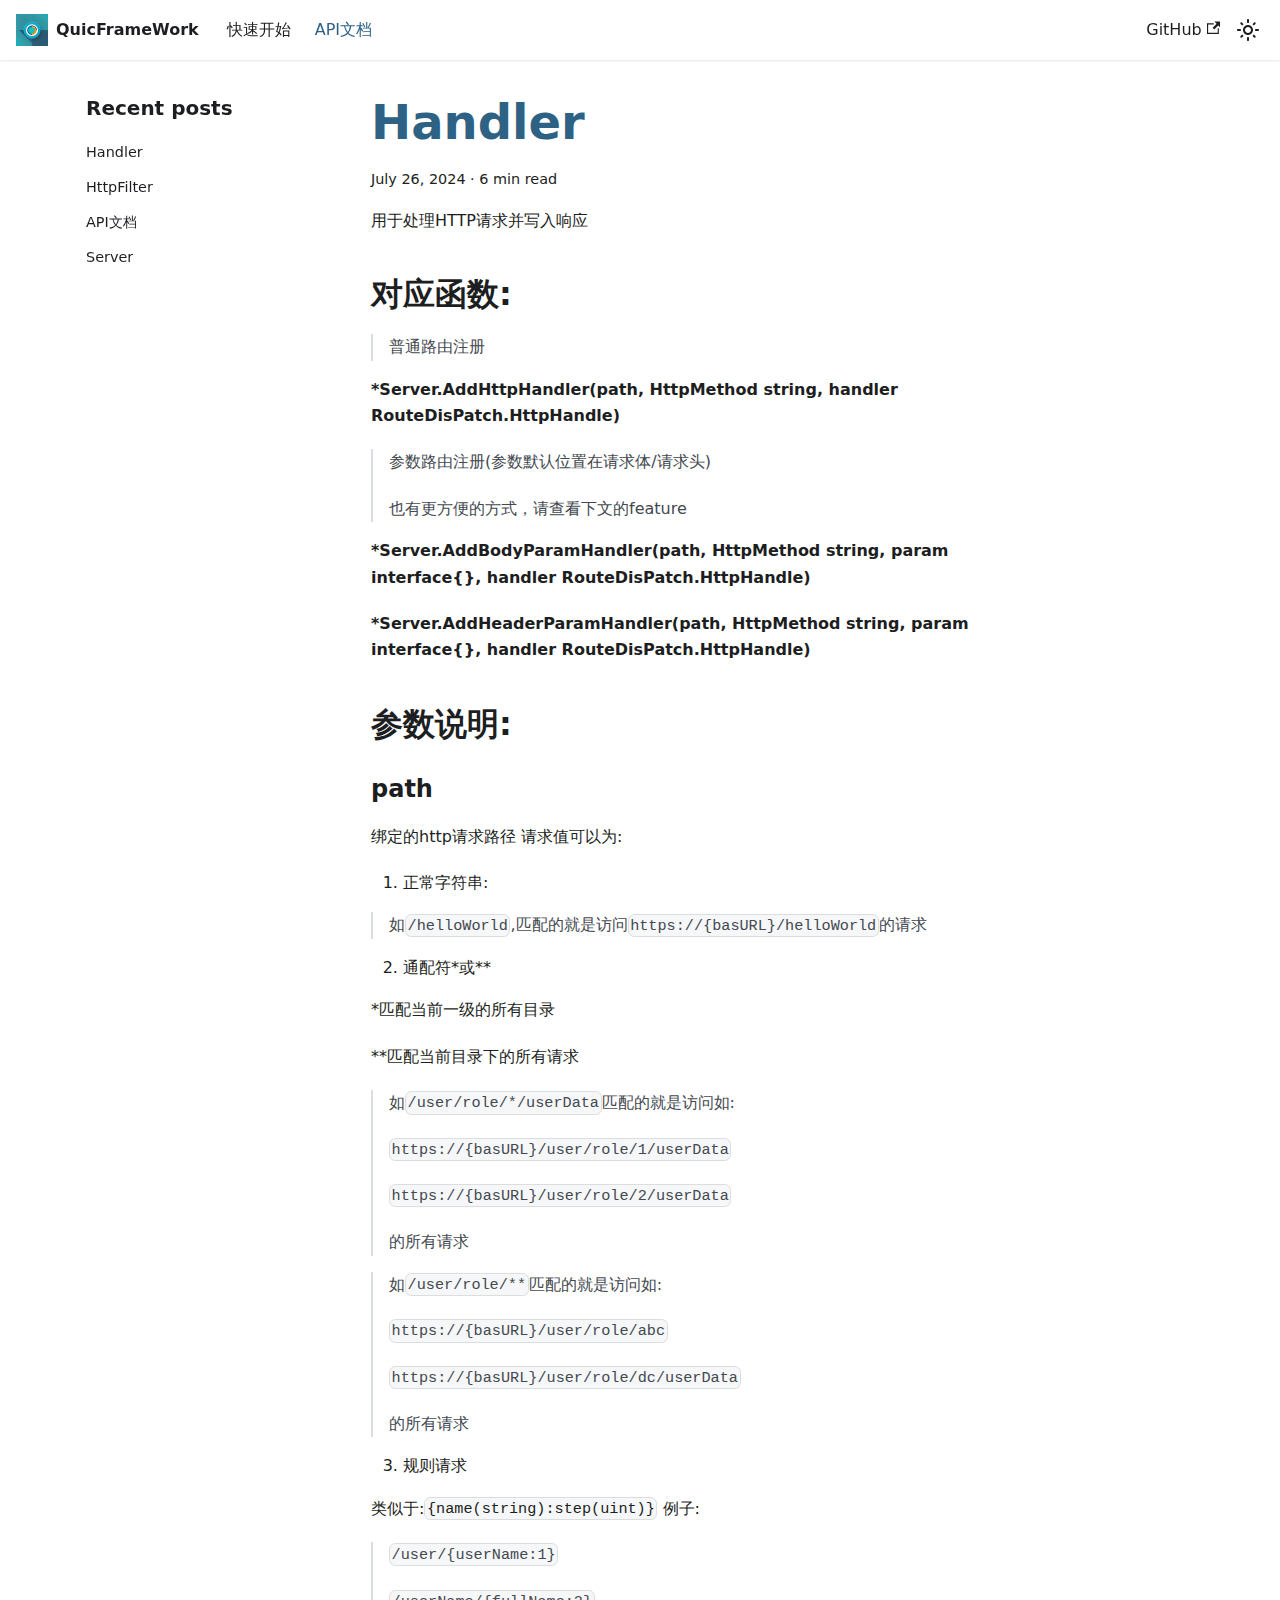
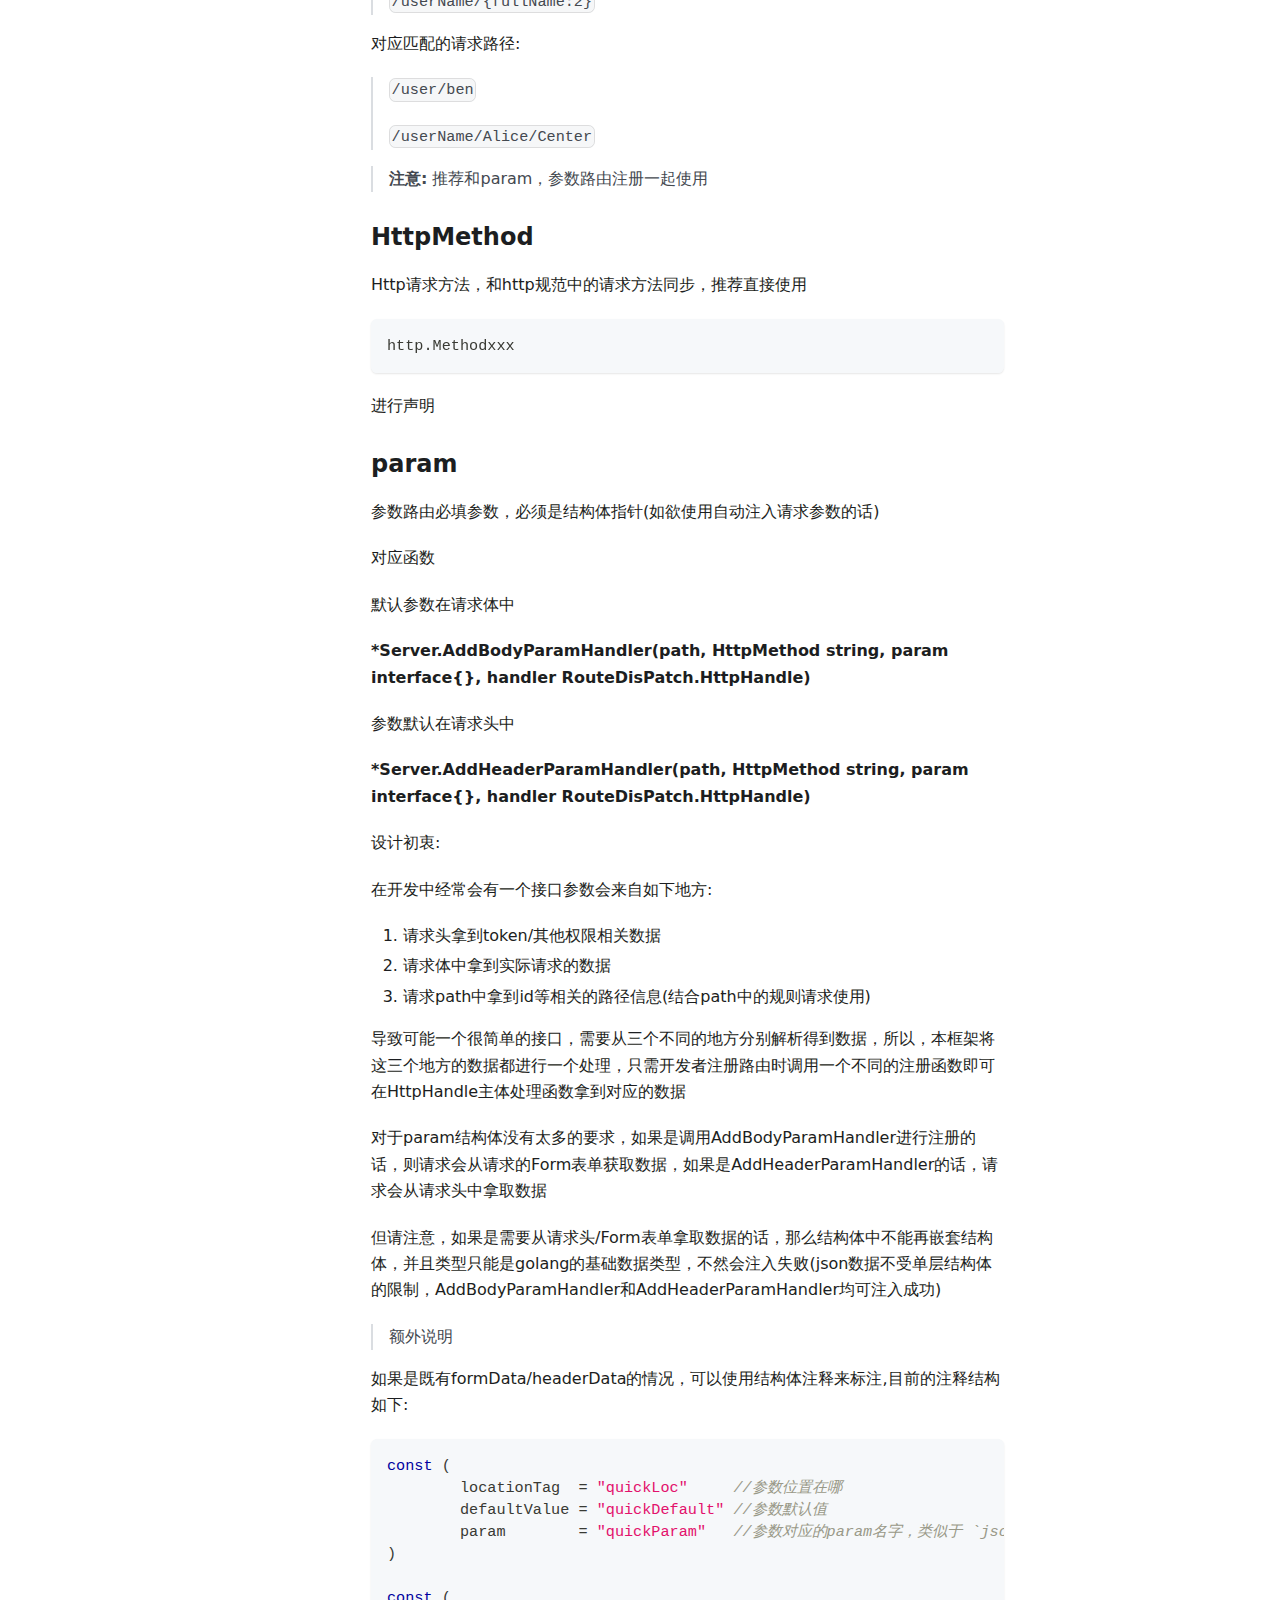
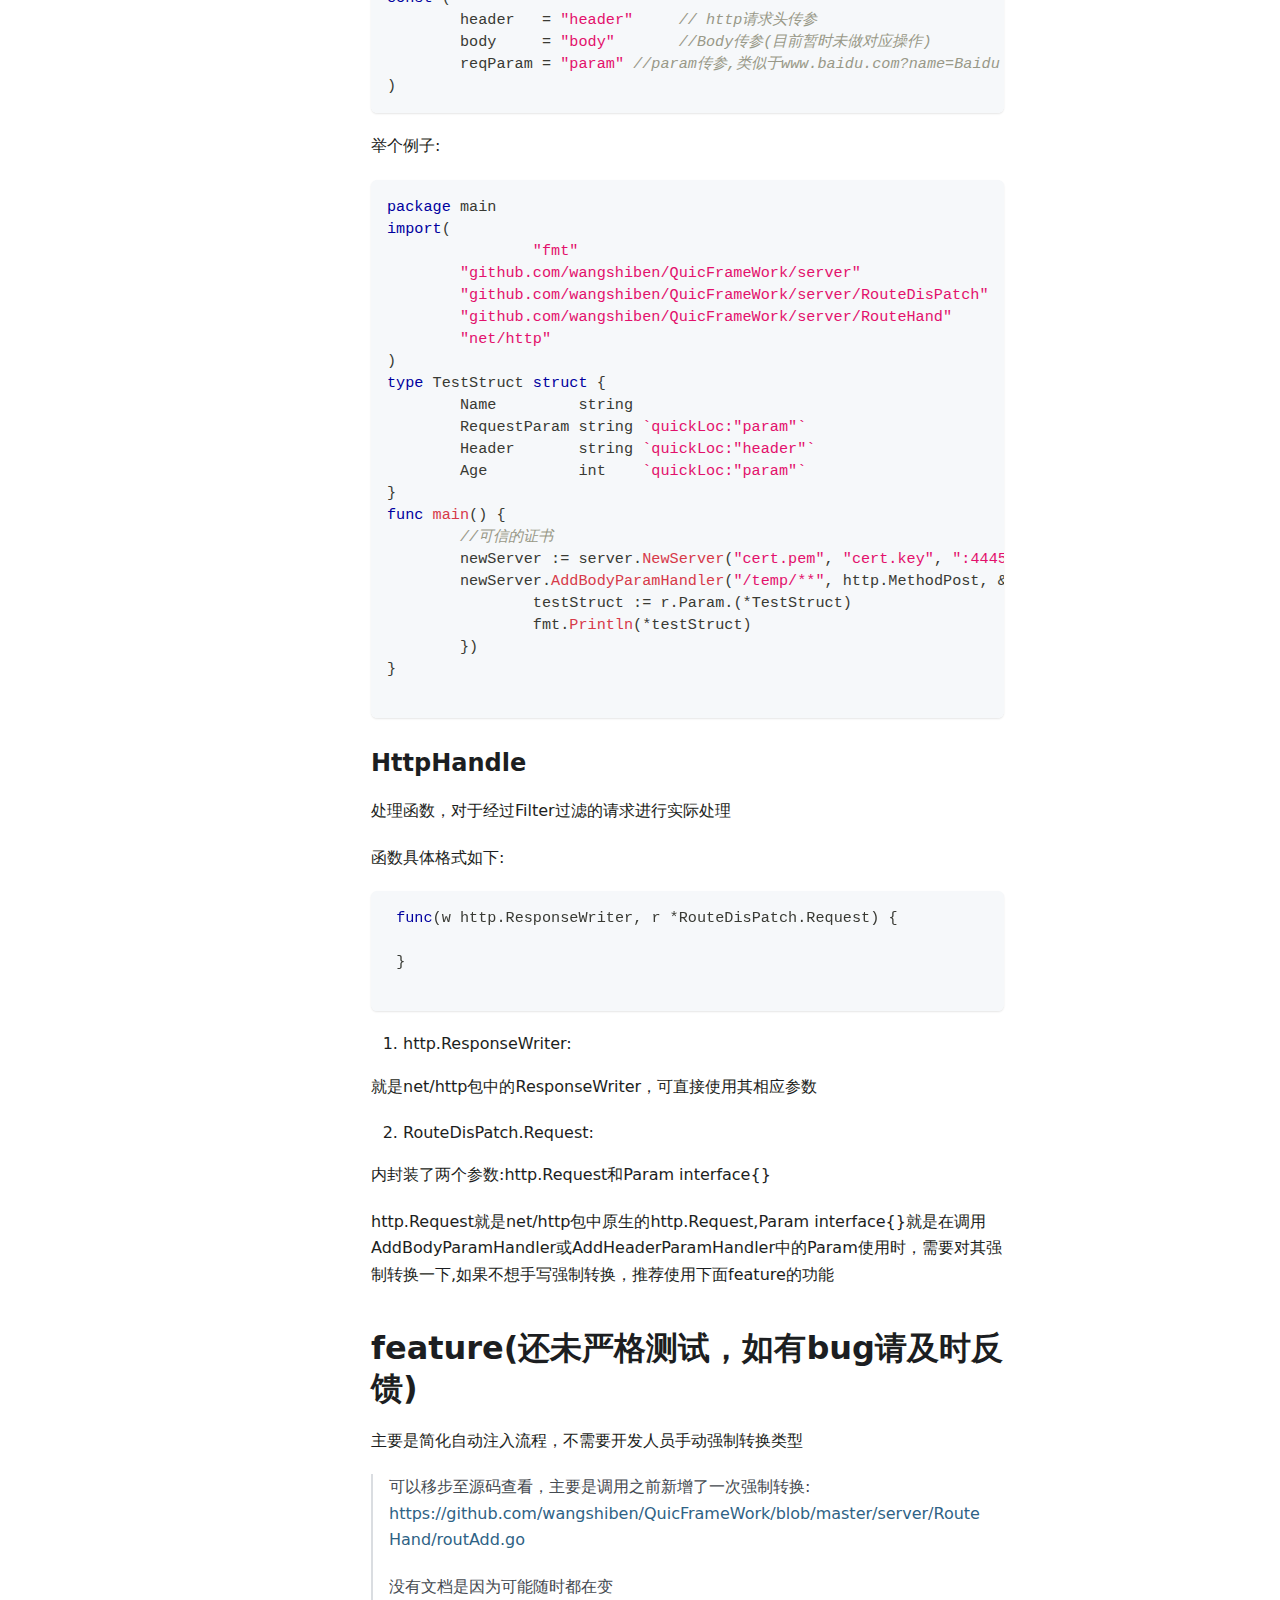
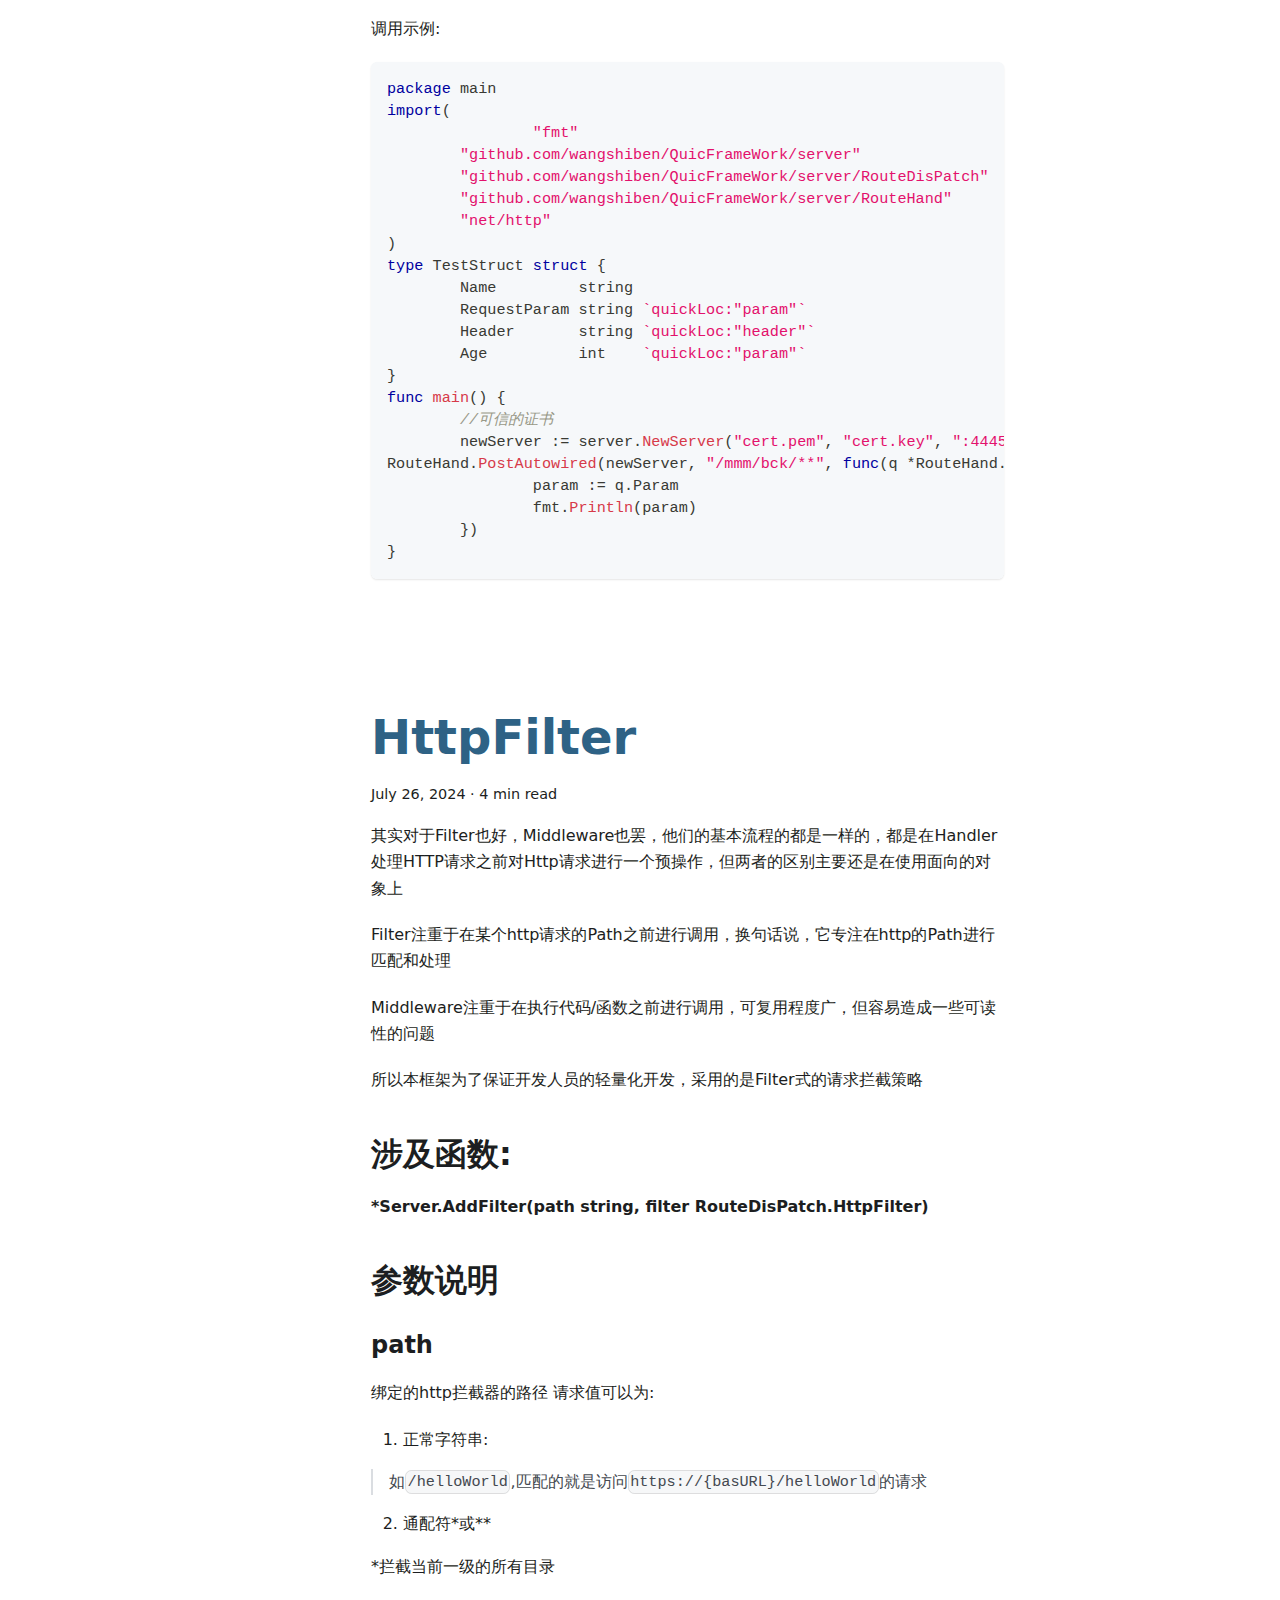
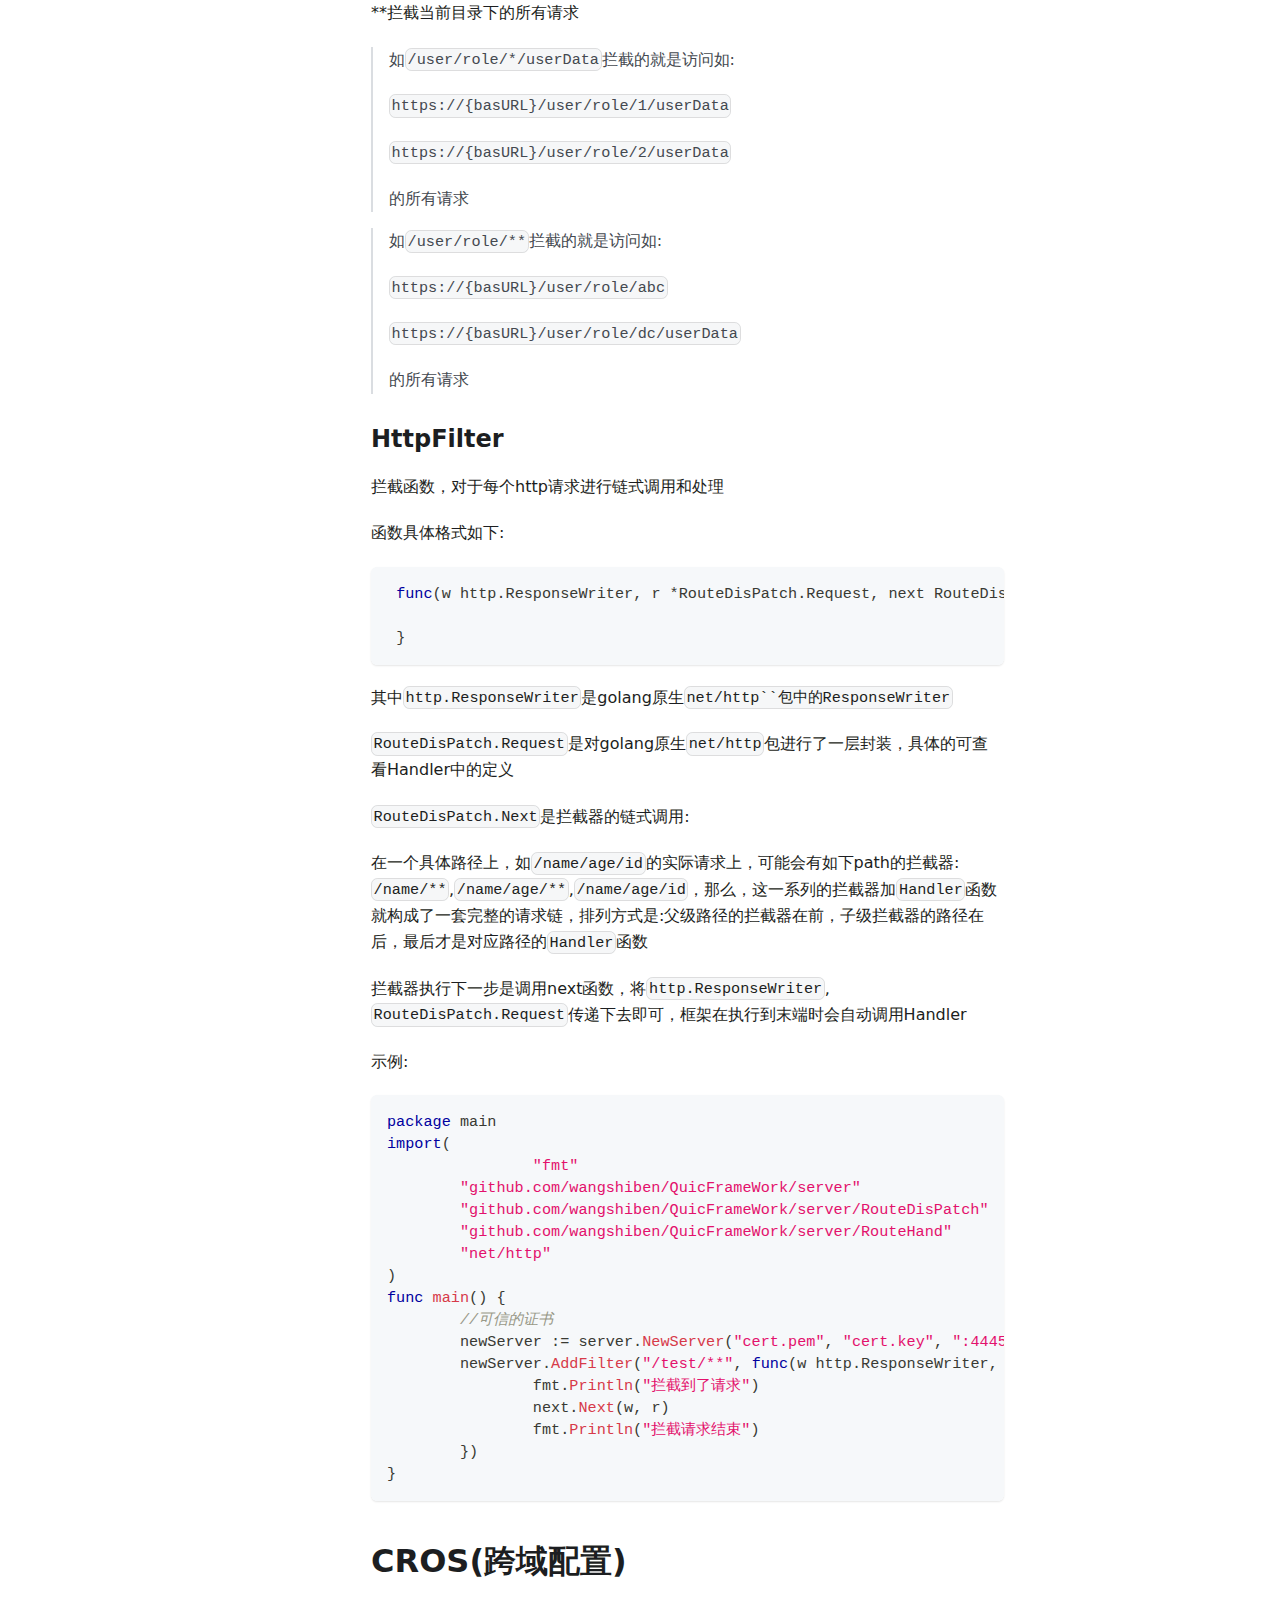
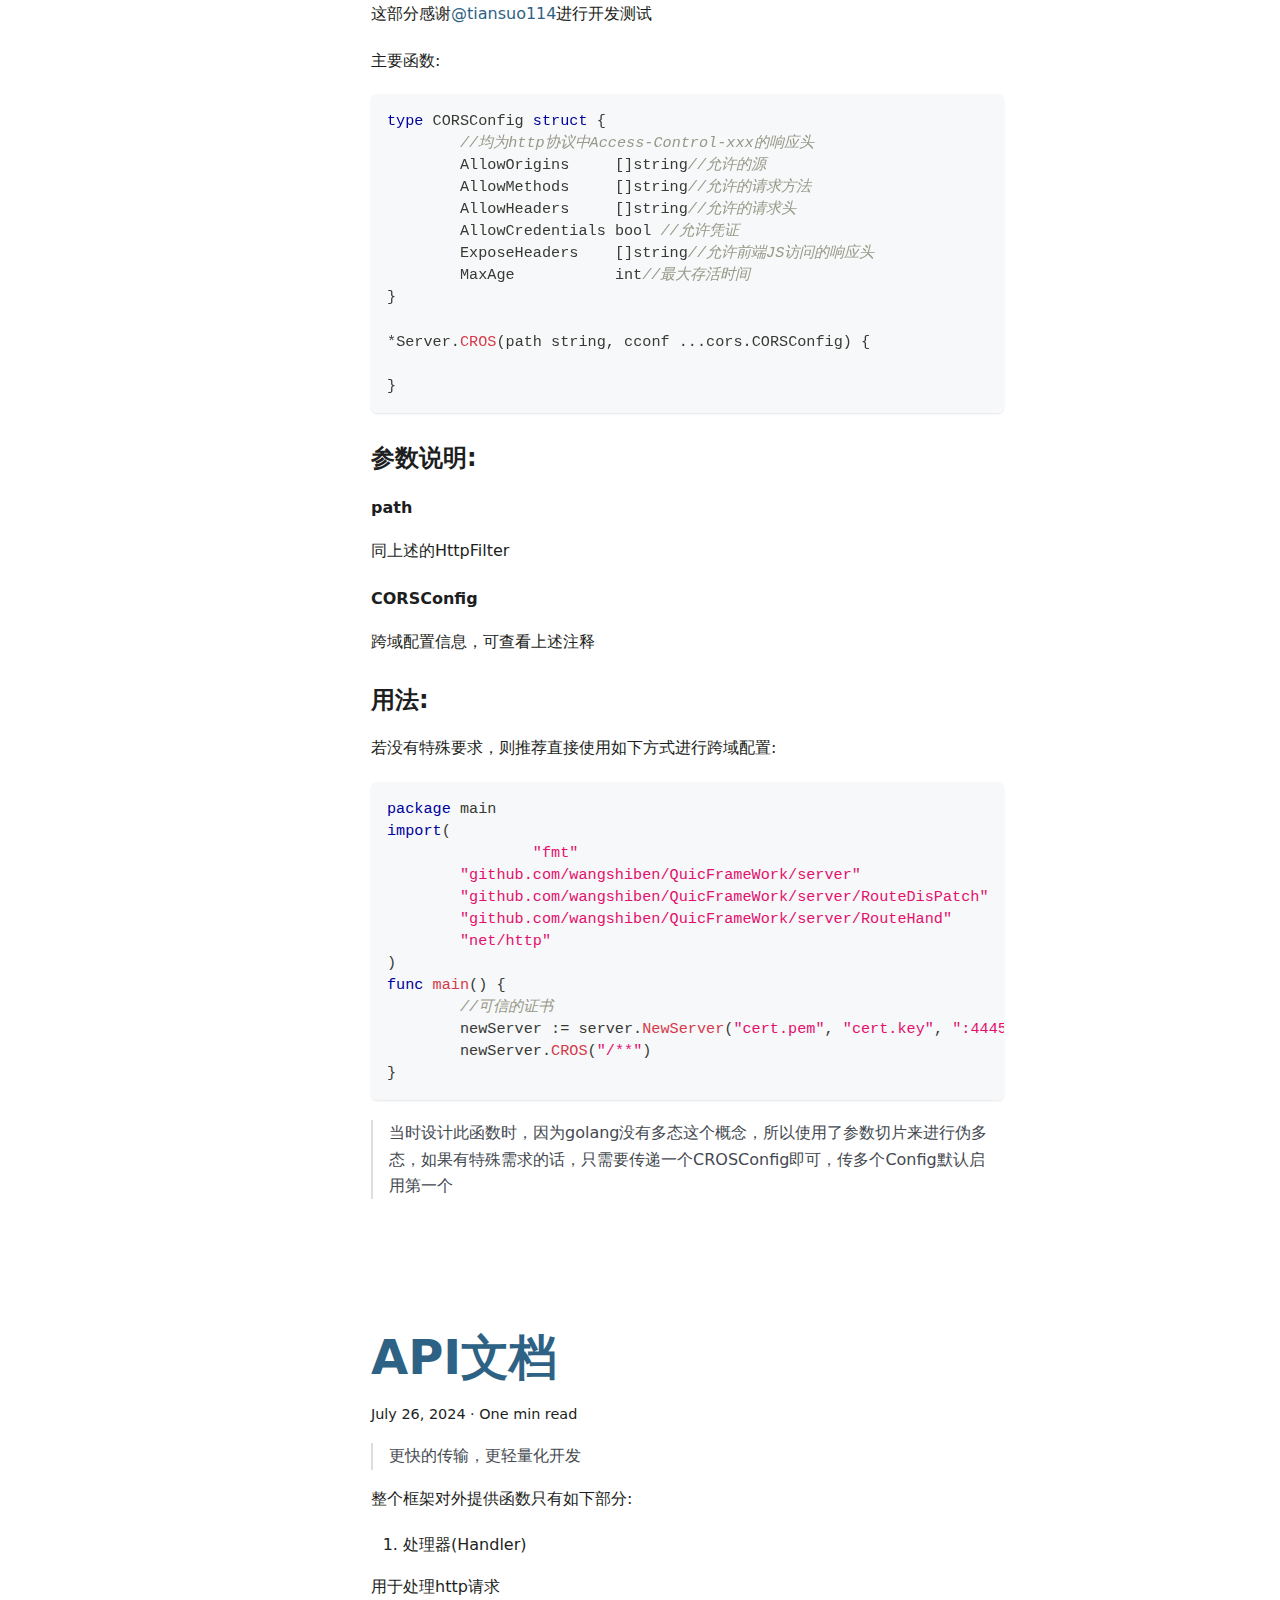
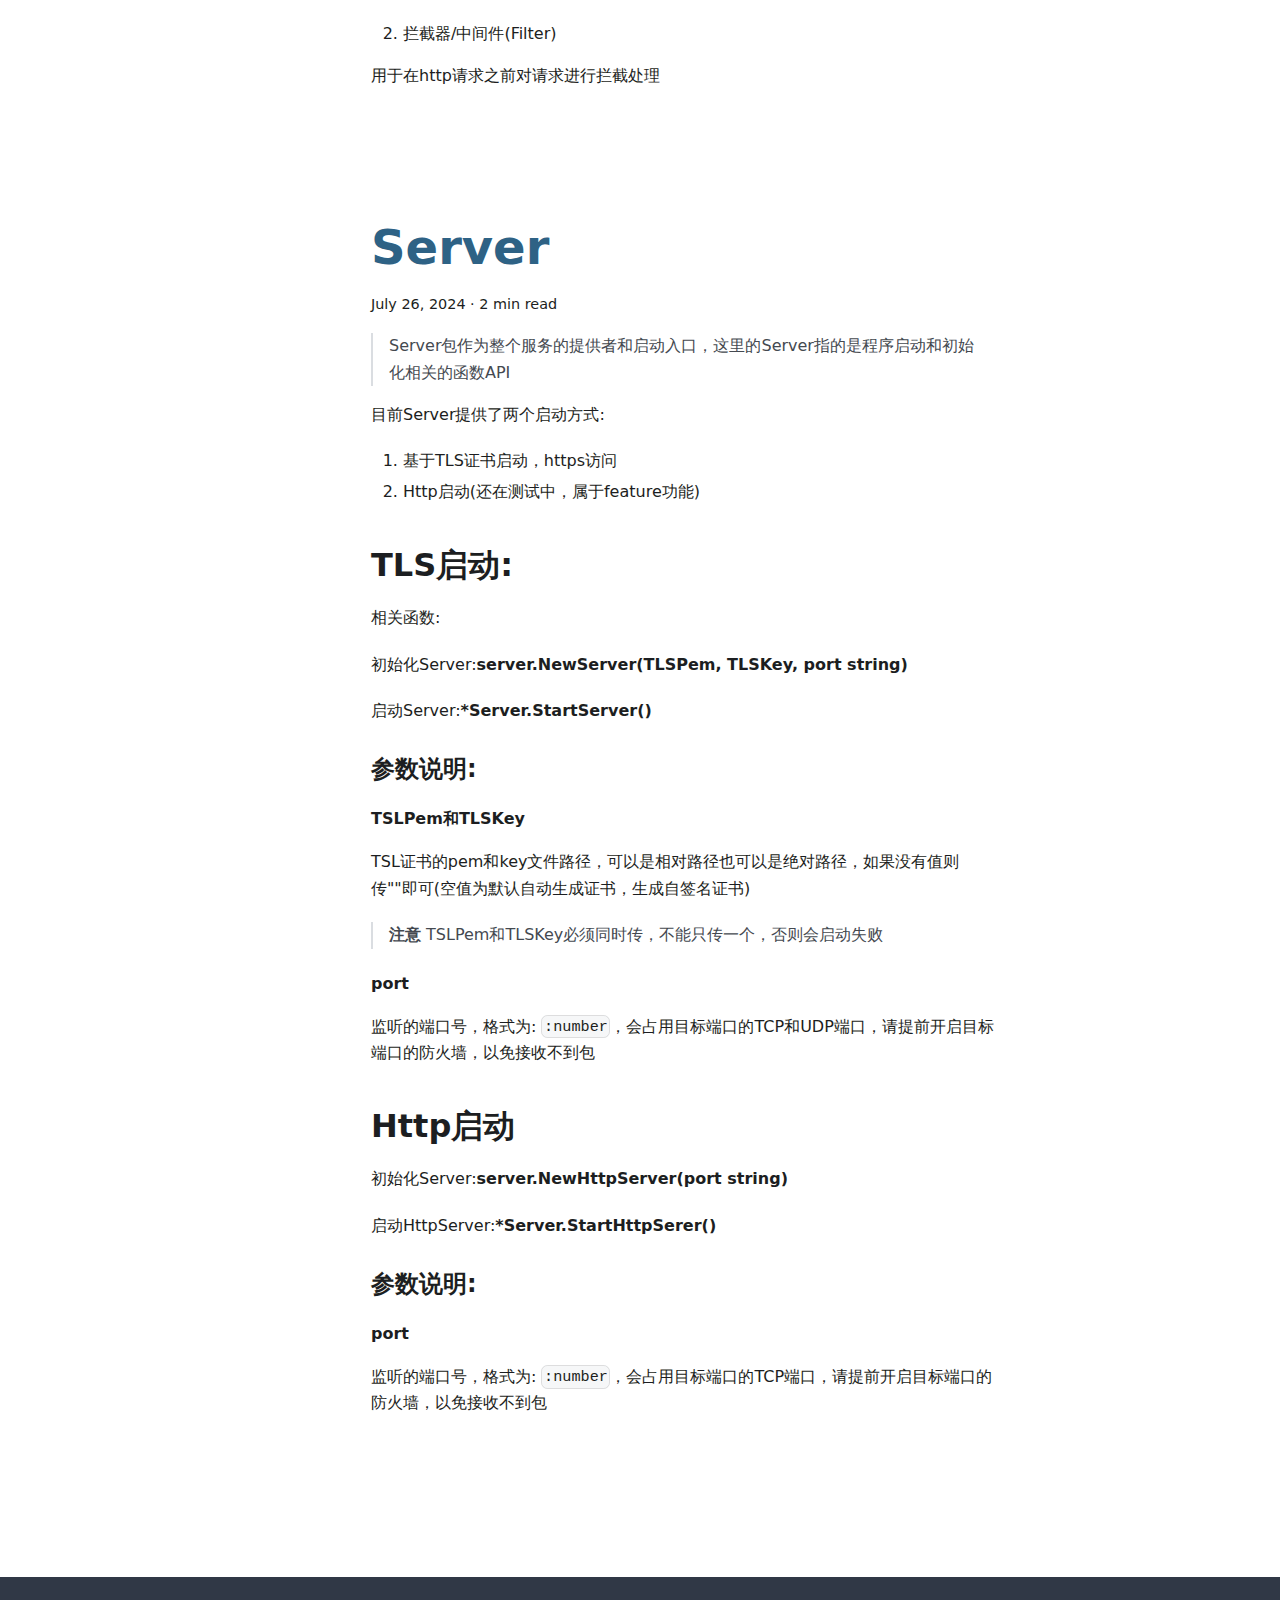
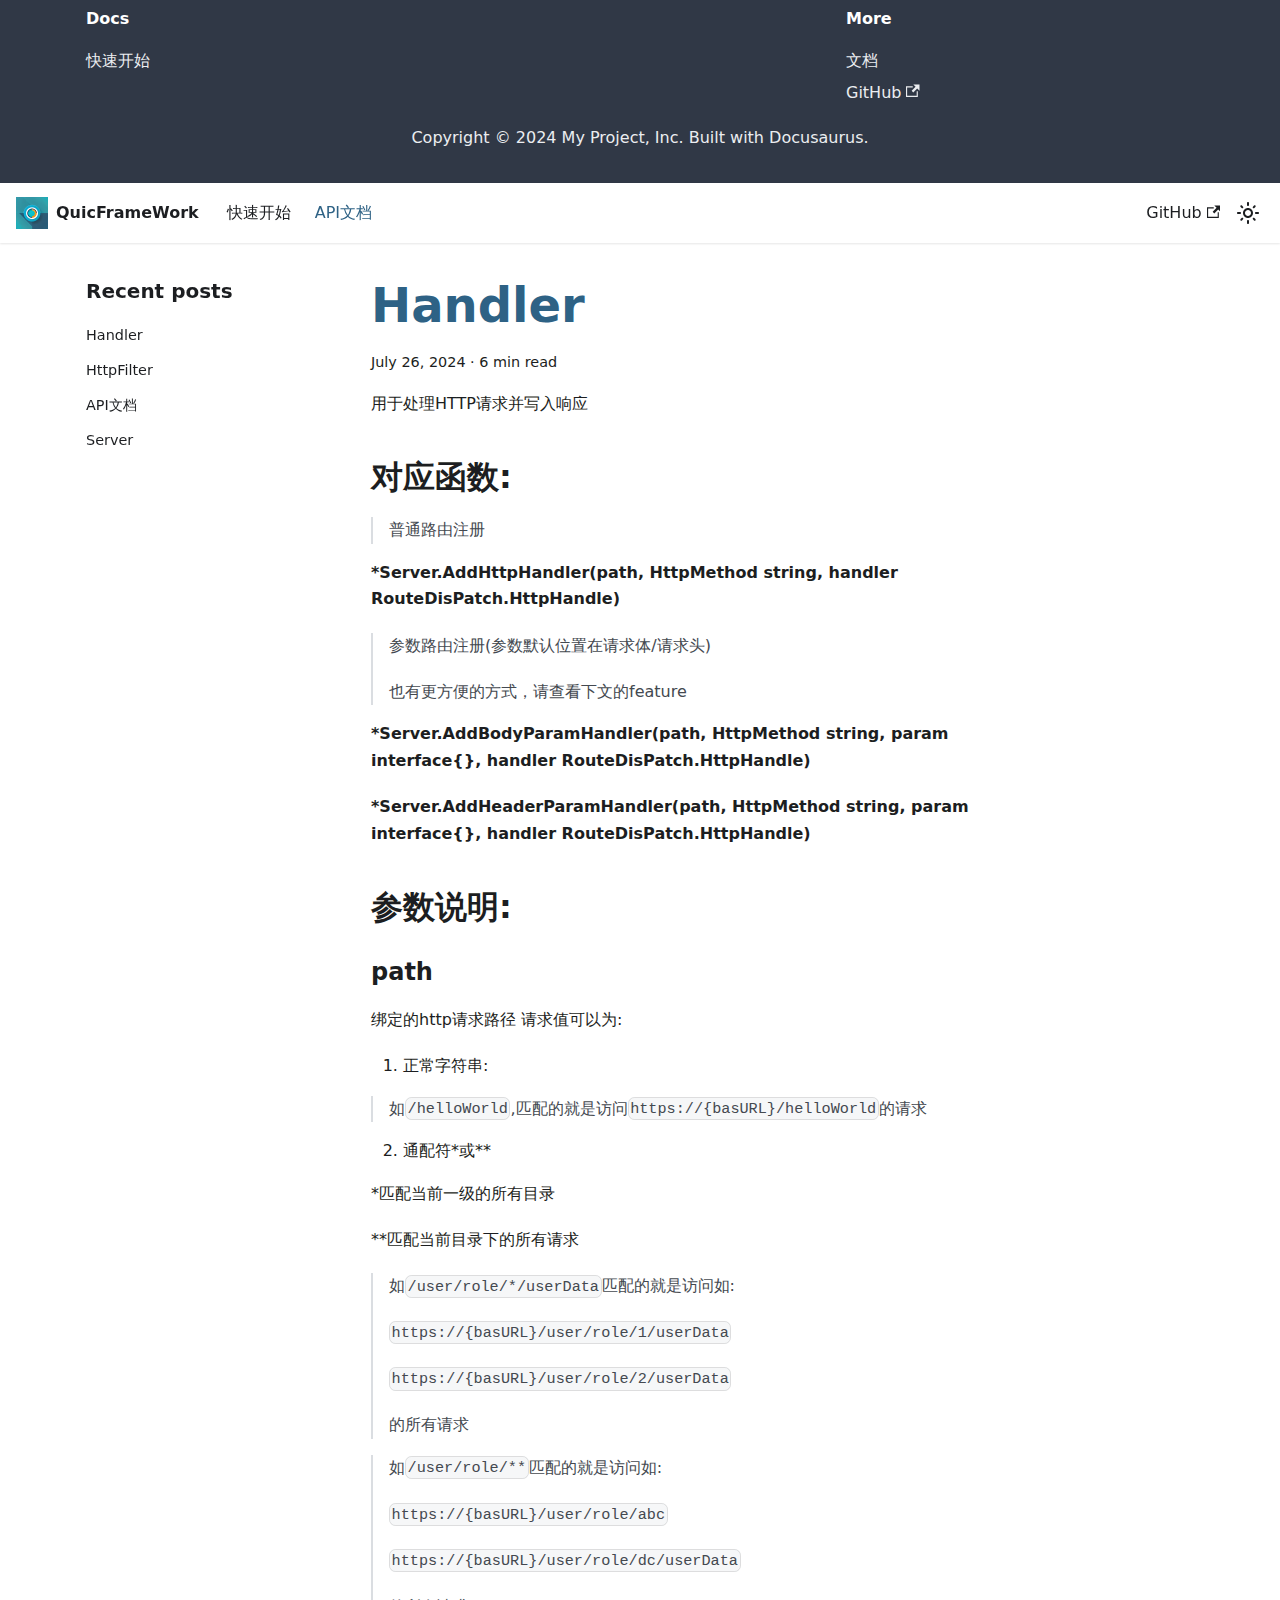
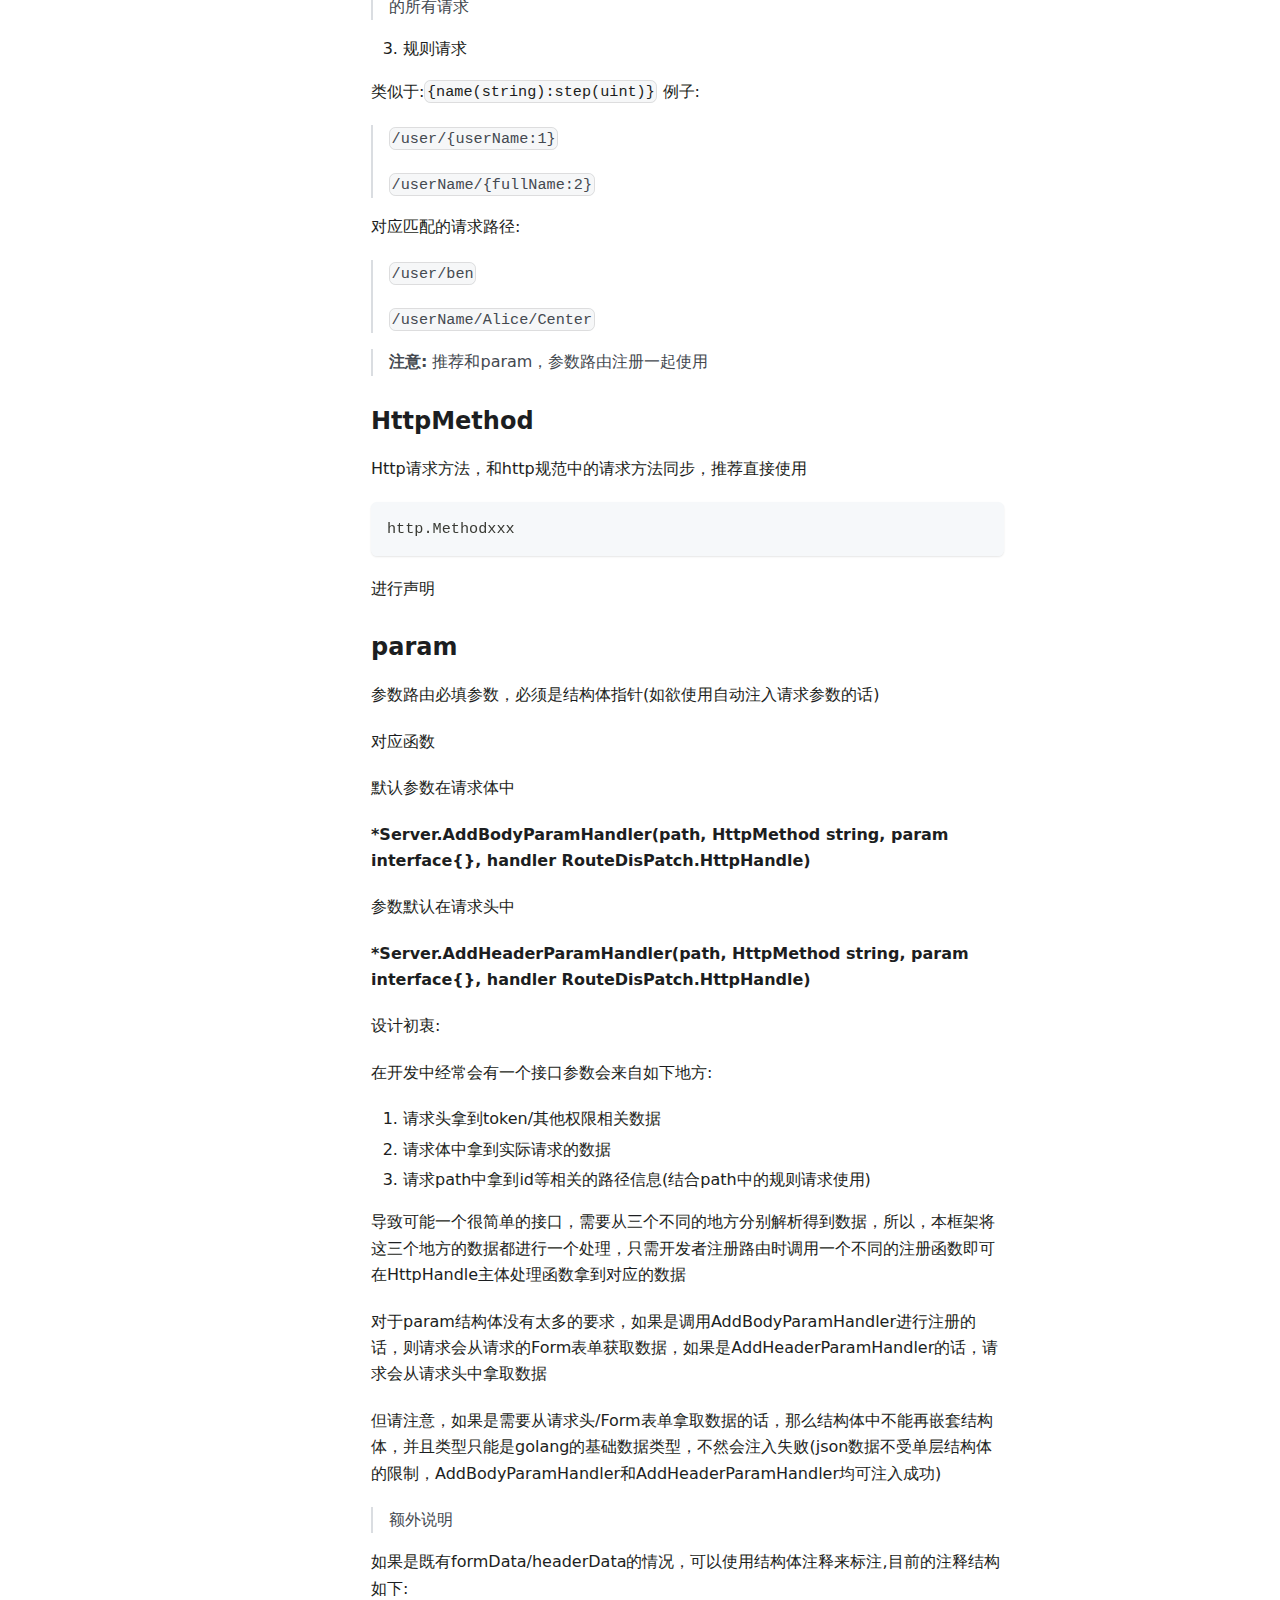
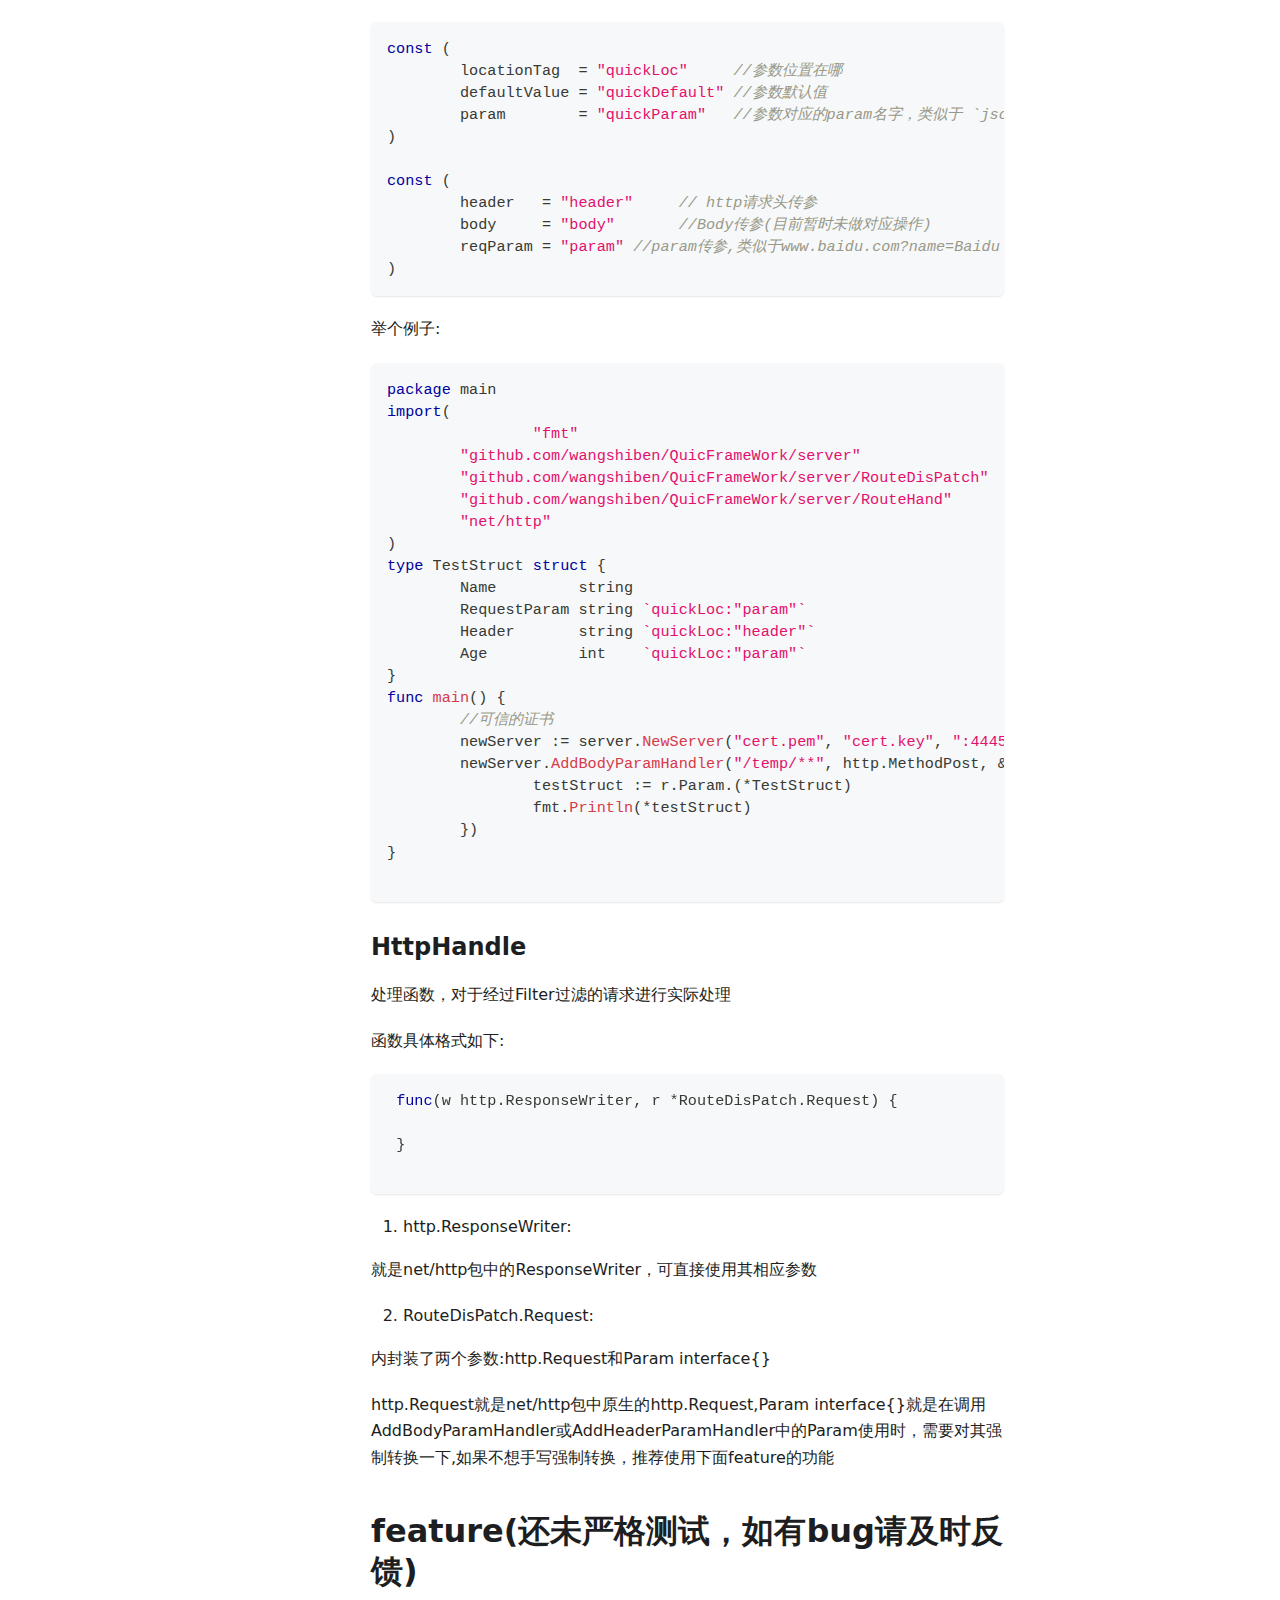
<file: blog/index.html>
<!doctype html>
<html lang="en" dir="ltr" class="blog-wrapper blog-list-page plugin-blog plugin-id-default" data-has-hydrated="false">
<head>
<meta charset="UTF-8">
<meta name="generator" content="Docusaurus v3.4.0">
<title data-rh="true">Blog | QuicFrameWork</title><meta data-rh="true" name="viewport" content="width=device-width,initial-scale=1"><meta data-rh="true" name="twitter:card" content="summary_large_image"><meta data-rh="true" property="og:image" content="https://github.com/img/logo.png"><meta data-rh="true" name="twitter:image" content="https://github.com/img/logo.png"><meta data-rh="true" property="og:url" content="https://github.com/blog"><meta data-rh="true" property="og:locale" content="en"><meta data-rh="true" name="docusaurus_locale" content="en"><meta data-rh="true" name="docsearch:language" content="en"><meta data-rh="true" property="og:title" content="Blog | QuicFrameWork"><meta data-rh="true" name="description" content="Blog"><meta data-rh="true" property="og:description" content="Blog"><meta data-rh="true" name="docusaurus_tag" content="blog_posts_list"><meta data-rh="true" name="docsearch:docusaurus_tag" content="blog_posts_list"><link data-rh="true" rel="icon" href="/img/quicframe.ico"><link data-rh="true" rel="canonical" href="https://github.com/blog"><link data-rh="true" rel="alternate" href="https://github.com/blog" hreflang="en"><link data-rh="true" rel="alternate" href="https://github.com/blog" hreflang="x-default"><script data-rh="true" type="application/ld+json">{"@context":"https://schema.org","@type":"Blog","@id":"https://github.com/blog","mainEntityOfPage":"https://github.com/blog","headline":"Blog","description":"Blog","blogPost":[{"@type":"BlogPosting","@id":"https://github.com/blog/Handler","mainEntityOfPage":"https://github.com/blog/Handler","url":"https://github.com/blog/Handler","headline":"Handler","name":"Handler","description":"用于处理HTTP请求并写入响应","datePublished":"2024-07-26T08:54:58.000Z","author":[],"keywords":[]},{"@type":"BlogPosting","@id":"https://github.com/blog/HttpFilter","mainEntityOfPage":"https://github.com/blog/HttpFilter","url":"https://github.com/blog/HttpFilter","headline":"HttpFilter","name":"HttpFilter","description":"其实对于Filter也好，Middleware也罢，他们的基本流程的都是一样的，都是在Handler处理HTTP请求之前对Http请求进行一个预操作，但两者的区别主要还是在使用面向的对象上","datePublished":"2024-07-26T08:54:58.000Z","author":[],"keywords":[]},{"@type":"BlogPosting","@id":"https://github.com/blog/README","mainEntityOfPage":"https://github.com/blog/README","url":"https://github.com/blog/README","headline":"API文档","name":"API文档","description":"更快的传输，更轻量化开发","datePublished":"2024-07-26T08:54:58.000Z","author":[],"keywords":[]},{"@type":"BlogPosting","@id":"https://github.com/blog/Server","mainEntityOfPage":"https://github.com/blog/Server","url":"https://github.com/blog/Server","headline":"Server","name":"Server","description":"Server包作为整个服务的提供者和启动入口，这里的Server指的是程序启动和初始化相关的函数API","datePublished":"2024-07-26T08:54:58.000Z","author":[],"keywords":[]}]}</script><link rel="alternate" type="application/rss+xml" href="/blog/rss.xml" title="QuicFrameWork RSS Feed">
<link rel="alternate" type="application/atom+xml" href="/blog/atom.xml" title="QuicFrameWork Atom Feed"><link rel="stylesheet" href="/assets/css/styles.06bb342b.css">
<script src="/assets/js/runtime~main.2911e2c4.js" defer="defer"></script>
<script src="/assets/js/main.e15b5cfd.js" defer="defer"></script>
</head>
<body class="navigation-with-keyboard">
<script>!function(){function t(t){document.documentElement.setAttribute("data-theme",t)}var e=function(){try{return new URLSearchParams(window.location.search).get("docusaurus-theme")}catch(t){}}()||function(){try{return window.localStorage.getItem("theme")}catch(t){}}();t(null!==e?e:"light")}(),function(){try{const n=new URLSearchParams(window.location.search).entries();for(var[t,e]of n)if(t.startsWith("docusaurus-data-")){var a=t.replace("docusaurus-data-","data-");document.documentElement.setAttribute(a,e)}}catch(t){}}()</script><div id="__docusaurus"><div role="region" aria-label="Skip to main content"><a class="skipToContent_fXgn" href="#__docusaurus_skipToContent_fallback">Skip to main content</a></div><nav aria-label="Main" class="navbar navbar--fixed-top"><div class="navbar__inner"><div class="navbar__items"><button aria-label="Toggle navigation bar" aria-expanded="false" class="navbar__toggle clean-btn" type="button"><svg width="30" height="30" viewBox="0 0 30 30" aria-hidden="true"><path stroke="currentColor" stroke-linecap="round" stroke-miterlimit="10" stroke-width="2" d="M4 7h22M4 15h22M4 23h22"></path></svg></button><a class="navbar__brand" href="/"><div class="navbar__logo"><img src="/img/logo.png" alt="My Site Logo" class="themedComponent_mlkZ themedComponent--light_NVdE"><img src="/img/logo.png" alt="My Site Logo" class="themedComponent_mlkZ themedComponent--dark_xIcU"></div><b class="navbar__title text--truncate">QuicFrameWork</b></a><a class="navbar__item navbar__link" href="/docs/">快速开始</a><a aria-current="page" class="navbar__item navbar__link navbar__link--active" href="/blog">API文档</a></div><div class="navbar__items navbar__items--right"><a href="https://github.com/wangshiben/QuicFrameWork" target="_blank" rel="noopener noreferrer" class="navbar__item navbar__link">GitHub<svg width="13.5" height="13.5" aria-hidden="true" viewBox="0 0 24 24" class="iconExternalLink_nPIU"><path fill="currentColor" d="M21 13v10h-21v-19h12v2h-10v15h17v-8h2zm3-12h-10.988l4.035 4-6.977 7.07 2.828 2.828 6.977-7.07 4.125 4.172v-11z"></path></svg></a><div class="toggle_vylO colorModeToggle_DEke"><button class="clean-btn toggleButton_gllP toggleButtonDisabled_aARS" type="button" disabled="" title="Switch between dark and light mode (currently light mode)" aria-label="Switch between dark and light mode (currently light mode)" aria-live="polite"><svg viewBox="0 0 24 24" width="24" height="24" class="lightToggleIcon_pyhR"><path fill="currentColor" d="M12,9c1.65,0,3,1.35,3,3s-1.35,3-3,3s-3-1.35-3-3S10.35,9,12,9 M12,7c-2.76,0-5,2.24-5,5s2.24,5,5,5s5-2.24,5-5 S14.76,7,12,7L12,7z M2,13l2,0c0.55,0,1-0.45,1-1s-0.45-1-1-1l-2,0c-0.55,0-1,0.45-1,1S1.45,13,2,13z M20,13l2,0c0.55,0,1-0.45,1-1 s-0.45-1-1-1l-2,0c-0.55,0-1,0.45-1,1S19.45,13,20,13z M11,2v2c0,0.55,0.45,1,1,1s1-0.45,1-1V2c0-0.55-0.45-1-1-1S11,1.45,11,2z M11,20v2c0,0.55,0.45,1,1,1s1-0.45,1-1v-2c0-0.55-0.45-1-1-1C11.45,19,11,19.45,11,20z M5.99,4.58c-0.39-0.39-1.03-0.39-1.41,0 c-0.39,0.39-0.39,1.03,0,1.41l1.06,1.06c0.39,0.39,1.03,0.39,1.41,0s0.39-1.03,0-1.41L5.99,4.58z M18.36,16.95 c-0.39-0.39-1.03-0.39-1.41,0c-0.39,0.39-0.39,1.03,0,1.41l1.06,1.06c0.39,0.39,1.03,0.39,1.41,0c0.39-0.39,0.39-1.03,0-1.41 L18.36,16.95z M19.42,5.99c0.39-0.39,0.39-1.03,0-1.41c-0.39-0.39-1.03-0.39-1.41,0l-1.06,1.06c-0.39,0.39-0.39,1.03,0,1.41 s1.03,0.39,1.41,0L19.42,5.99z M7.05,18.36c0.39-0.39,0.39-1.03,0-1.41c-0.39-0.39-1.03-0.39-1.41,0l-1.06,1.06 c-0.39,0.39-0.39,1.03,0,1.41s1.03,0.39,1.41,0L7.05,18.36z"></path></svg><svg viewBox="0 0 24 24" width="24" height="24" class="darkToggleIcon_wfgR"><path fill="currentColor" d="M9.37,5.51C9.19,6.15,9.1,6.82,9.1,7.5c0,4.08,3.32,7.4,7.4,7.4c0.68,0,1.35-0.09,1.99-0.27C17.45,17.19,14.93,19,12,19 c-3.86,0-7-3.14-7-7C5,9.07,6.81,6.55,9.37,5.51z M12,3c-4.97,0-9,4.03-9,9s4.03,9,9,9s9-4.03,9-9c0-0.46-0.04-0.92-0.1-1.36 c-0.98,1.37-2.58,2.26-4.4,2.26c-2.98,0-5.4-2.42-5.4-5.4c0-1.81,0.89-3.42,2.26-4.4C12.92,3.04,12.46,3,12,3L12,3z"></path></svg></button></div><div class="navbarSearchContainer_Bca1"></div></div></div><div role="presentation" class="navbar-sidebar__backdrop"></div></nav><div id="__docusaurus_skipToContent_fallback" class="main-wrapper mainWrapper_z2l0"><div class="container margin-vert--lg"><div class="row"><aside class="col col--3"><nav class="sidebar_re4s thin-scrollbar" aria-label="Blog recent posts navigation"><div class="sidebarItemTitle_pO2u margin-bottom--md">Recent posts</div><ul class="sidebarItemList_Yudw clean-list"><li class="sidebarItem__DBe"><a class="sidebarItemLink_mo7H" href="/blog/Handler">Handler</a></li><li class="sidebarItem__DBe"><a class="sidebarItemLink_mo7H" href="/blog/HttpFilter">HttpFilter</a></li><li class="sidebarItem__DBe"><a class="sidebarItemLink_mo7H" href="/blog/README">API文档</a></li><li class="sidebarItem__DBe"><a class="sidebarItemLink_mo7H" href="/blog/Server">Server</a></li></ul></nav></aside><main class="col col--7"><article class="margin-bottom--xl"><header><h2 class="title_f1Hy"><a href="/blog/Handler">Handler</a></h2><div class="container_mt6G margin-vert--md"><time datetime="2024-07-26T08:54:58.000Z">July 26, 2024</time> · <!-- -->6 min read</div></header><div class="markdown"><p>用于处理HTTP请求并写入响应</p>
<h2 class="anchor anchorWithStickyNavbar_LWe7" id="对应函数">对应函数:<a class="hash-link" aria-label="Direct link to 对应函数:" title="Direct link to 对应函数:" href="/blog#对应函数">​</a></h2>
<blockquote>
<p>普通路由注册</p>
</blockquote>
<p><strong>*Server.AddHttpHandler(path, HttpMethod string, handler RouteDisPatch.HttpHandle)</strong></p>
<blockquote>
<p>参数路由注册(参数默认位置在请求体/请求头)</p>
<p>也有更方便的方式，请查看下文的feature</p>
</blockquote>
<p><strong>*Server.AddBodyParamHandler(path, HttpMethod string, param interface{}, handler RouteDisPatch.HttpHandle)</strong></p>
<p><strong>*Server.AddHeaderParamHandler(path, HttpMethod string, param interface{}, handler RouteDisPatch.HttpHandle)</strong></p>
<h2 class="anchor anchorWithStickyNavbar_LWe7" id="参数说明">参数说明:<a class="hash-link" aria-label="Direct link to 参数说明:" title="Direct link to 参数说明:" href="/blog#参数说明">​</a></h2>
<h3 class="anchor anchorWithStickyNavbar_LWe7" id="path">path<a class="hash-link" aria-label="Direct link to path" title="Direct link to path" href="/blog#path">​</a></h3>
<p>绑定的http请求路径
请求值可以为:</p>
<ol>
<li>正常字符串:</li>
</ol>
<blockquote>
<p>如<code>/helloWorld</code>,匹配的就是访问<code>https://{basURL}/helloWorld</code>的请求</p>
</blockquote>
<ol start="2">
<li>通配符*或**</li>
</ol>
<p>*匹配当前一级的所有目录</p>
<p>**匹配当前目录下的所有请求</p>
<blockquote>
<p>如<code>/user/role/*/userData</code>匹配的就是访问如:</p>
<p><code>https://{basURL}/user/role/1/userData</code></p>
<p><code>https://{basURL}/user/role/2/userData</code></p>
<p>的所有请求</p>
</blockquote>
<blockquote>
<p>如<code>/user/role/**</code>匹配的就是访问如:</p>
<p><code>https://{basURL}/user/role/abc</code></p>
<p><code>https://{basURL}/user/role/dc/userData</code></p>
<p>的所有请求</p>
</blockquote>
<ol start="3">
<li>规则请求</li>
</ol>
<p>类似于:<code>{name(string):step(uint)}</code>
例子:</p>
<blockquote>
<p><code>/user/{userName:1}</code></p>
<p><code>/userName/{fullName:2}</code></p>
</blockquote>
<p>对应匹配的请求路径:</p>
<blockquote>
<p><code>/user/ben</code></p>
<p><code>/userName/Alice/Center</code></p>
</blockquote>
<blockquote>
<p><strong>注意:</strong> 推荐和param，参数路由注册一起使用</p>
</blockquote>
<h3 class="anchor anchorWithStickyNavbar_LWe7" id="httpmethod">HttpMethod<a class="hash-link" aria-label="Direct link to HttpMethod" title="Direct link to HttpMethod" href="/blog#httpmethod">​</a></h3>
<p>Http请求方法，和http规范中的请求方法同步，推荐直接使用</p>
<div class="language-go codeBlockContainer_Ckt0 theme-code-block" style="--prism-color:#393A34;--prism-background-color:#f6f8fa"><div class="codeBlockContent_biex"><pre tabindex="0" class="prism-code language-go codeBlock_bY9V thin-scrollbar" style="color:#393A34;background-color:#f6f8fa"><code class="codeBlockLines_e6Vv"><span class="token-line" style="color:#393A34"><span class="token plain">http</span><span class="token punctuation" style="color:#393A34">.</span><span class="token plain">Methodxxx</span><br></span></code></pre><div class="buttonGroup__atx"><button type="button" aria-label="Copy code to clipboard" title="Copy" class="clean-btn"><span class="copyButtonIcons_eSgA" aria-hidden="true"><svg viewBox="0 0 24 24" class="copyButtonIcon_y97N"><path fill="currentColor" d="M19,21H8V7H19M19,5H8A2,2 0 0,0 6,7V21A2,2 0 0,0 8,23H19A2,2 0 0,0 21,21V7A2,2 0 0,0 19,5M16,1H4A2,2 0 0,0 2,3V17H4V3H16V1Z"></path></svg><svg viewBox="0 0 24 24" class="copyButtonSuccessIcon_LjdS"><path fill="currentColor" d="M21,7L9,19L3.5,13.5L4.91,12.09L9,16.17L19.59,5.59L21,7Z"></path></svg></span></button></div></div></div>
<p>进行声明</p>
<h3 class="anchor anchorWithStickyNavbar_LWe7" id="param">param<a class="hash-link" aria-label="Direct link to param" title="Direct link to param" href="/blog#param">​</a></h3>
<p>参数路由必填参数，必须是结构体指针(如欲使用自动注入请求参数的话)</p>
<p>对应函数</p>
<p>默认参数在请求体中</p>
<p><strong>*Server.AddBodyParamHandler(path, HttpMethod string, param interface{}, handler RouteDisPatch.HttpHandle)</strong></p>
<p>参数默认在请求头中</p>
<p><strong>*Server.AddHeaderParamHandler(path, HttpMethod string, param interface{}, handler RouteDisPatch.HttpHandle)</strong></p>
<p>设计初衷:</p>
<p>在开发中经常会有一个接口参数会来自如下地方:</p>
<ol>
<li>请求头拿到token/其他权限相关数据</li>
<li>请求体中拿到实际请求的数据</li>
<li>请求path中拿到id等相关的路径信息(结合path中的规则请求使用)</li>
</ol>
<p>导致可能一个很简单的接口，需要从三个不同的地方分别解析得到数据，所以，本框架将这三个地方的数据都进行一个处理，只需开发者注册路由时调用一个不同的注册函数即可在HttpHandle主体处理函数拿到对应的数据</p>
<p>对于param结构体没有太多的要求，如果是调用AddBodyParamHandler进行注册的话，则请求会从请求的Form表单获取数据，如果是AddHeaderParamHandler的话，请求会从请求头中拿取数据</p>
<p>但请注意，如果是需要从请求头/Form表单拿取数据的话，那么结构体中不能再嵌套结构体，并且类型只能是golang的基础数据类型，不然会注入失败(json数据不受单层结构体的限制，AddBodyParamHandler和AddHeaderParamHandler均可注入成功)</p>
<blockquote>
<p>额外说明</p>
</blockquote>
<p>如果是既有formData/headerData的情况，可以使用结构体注释来标注,目前的注释结构如下:</p>
<div class="language-go codeBlockContainer_Ckt0 theme-code-block" style="--prism-color:#393A34;--prism-background-color:#f6f8fa"><div class="codeBlockContent_biex"><pre tabindex="0" class="prism-code language-go codeBlock_bY9V thin-scrollbar" style="color:#393A34;background-color:#f6f8fa"><code class="codeBlockLines_e6Vv"><span class="token-line" style="color:#393A34"><span class="token keyword" style="color:#00009f">const</span><span class="token plain"> </span><span class="token punctuation" style="color:#393A34">(</span><span class="token plain"></span><br></span><span class="token-line" style="color:#393A34"><span class="token plain">	locationTag  </span><span class="token operator" style="color:#393A34">=</span><span class="token plain"> </span><span class="token string" style="color:#e3116c">&quot;quickLoc&quot;</span><span class="token plain">     </span><span class="token comment" style="color:#999988;font-style:italic">//参数位置在哪</span><span class="token plain"></span><br></span><span class="token-line" style="color:#393A34"><span class="token plain">	defaultValue </span><span class="token operator" style="color:#393A34">=</span><span class="token plain"> </span><span class="token string" style="color:#e3116c">&quot;quickDefault&quot;</span><span class="token plain"> </span><span class="token comment" style="color:#999988;font-style:italic">//参数默认值</span><span class="token plain"></span><br></span><span class="token-line" style="color:#393A34"><span class="token plain">	param        </span><span class="token operator" style="color:#393A34">=</span><span class="token plain"> </span><span class="token string" style="color:#e3116c">&quot;quickParam&quot;</span><span class="token plain">   </span><span class="token comment" style="color:#999988;font-style:italic">//参数对应的param名字，类似于 `json:&quot;name&quot;`</span><span class="token plain"></span><br></span><span class="token-line" style="color:#393A34"><span class="token plain"></span><span class="token punctuation" style="color:#393A34">)</span><span class="token plain"></span><br></span><span class="token-line" style="color:#393A34"><span class="token plain" style="display:inline-block"></span><br></span><span class="token-line" style="color:#393A34"><span class="token plain"></span><span class="token keyword" style="color:#00009f">const</span><span class="token plain"> </span><span class="token punctuation" style="color:#393A34">(</span><span class="token plain"></span><br></span><span class="token-line" style="color:#393A34"><span class="token plain">	header   </span><span class="token operator" style="color:#393A34">=</span><span class="token plain"> </span><span class="token string" style="color:#e3116c">&quot;header&quot;</span><span class="token plain">	</span><span class="token comment" style="color:#999988;font-style:italic">// http请求头传参</span><span class="token plain"></span><br></span><span class="token-line" style="color:#393A34"><span class="token plain">	body     </span><span class="token operator" style="color:#393A34">=</span><span class="token plain"> </span><span class="token string" style="color:#e3116c">&quot;body&quot;</span><span class="token plain">	</span><span class="token comment" style="color:#999988;font-style:italic">//Body传参(目前暂时未做对应操作)</span><span class="token plain"></span><br></span><span class="token-line" style="color:#393A34"><span class="token plain">	reqParam </span><span class="token operator" style="color:#393A34">=</span><span class="token plain"> </span><span class="token string" style="color:#e3116c">&quot;param&quot;</span><span class="token plain"> </span><span class="token comment" style="color:#999988;font-style:italic">//param传参,类似于www.baidu.com?name=Baidu</span><span class="token plain"></span><br></span><span class="token-line" style="color:#393A34"><span class="token plain"></span><span class="token punctuation" style="color:#393A34">)</span><br></span></code></pre><div class="buttonGroup__atx"><button type="button" aria-label="Copy code to clipboard" title="Copy" class="clean-btn"><span class="copyButtonIcons_eSgA" aria-hidden="true"><svg viewBox="0 0 24 24" class="copyButtonIcon_y97N"><path fill="currentColor" d="M19,21H8V7H19M19,5H8A2,2 0 0,0 6,7V21A2,2 0 0,0 8,23H19A2,2 0 0,0 21,21V7A2,2 0 0,0 19,5M16,1H4A2,2 0 0,0 2,3V17H4V3H16V1Z"></path></svg><svg viewBox="0 0 24 24" class="copyButtonSuccessIcon_LjdS"><path fill="currentColor" d="M21,7L9,19L3.5,13.5L4.91,12.09L9,16.17L19.59,5.59L21,7Z"></path></svg></span></button></div></div></div>
<p>举个例子:</p>
<div class="language-go codeBlockContainer_Ckt0 theme-code-block" style="--prism-color:#393A34;--prism-background-color:#f6f8fa"><div class="codeBlockContent_biex"><pre tabindex="0" class="prism-code language-go codeBlock_bY9V thin-scrollbar" style="color:#393A34;background-color:#f6f8fa"><code class="codeBlockLines_e6Vv"><span class="token-line" style="color:#393A34"><span class="token keyword" style="color:#00009f">package</span><span class="token plain"> main</span><br></span><span class="token-line" style="color:#393A34"><span class="token plain"></span><span class="token keyword" style="color:#00009f">import</span><span class="token punctuation" style="color:#393A34">(</span><span class="token plain"></span><br></span><span class="token-line" style="color:#393A34"><span class="token plain">		</span><span class="token string" style="color:#e3116c">&quot;fmt&quot;</span><span class="token plain"></span><br></span><span class="token-line" style="color:#393A34"><span class="token plain">	</span><span class="token string" style="color:#e3116c">&quot;github.com/wangshiben/QuicFrameWork/server&quot;</span><span class="token plain"></span><br></span><span class="token-line" style="color:#393A34"><span class="token plain">	</span><span class="token string" style="color:#e3116c">&quot;github.com/wangshiben/QuicFrameWork/server/RouteDisPatch&quot;</span><span class="token plain"></span><br></span><span class="token-line" style="color:#393A34"><span class="token plain">	</span><span class="token string" style="color:#e3116c">&quot;github.com/wangshiben/QuicFrameWork/server/RouteHand&quot;</span><span class="token plain"></span><br></span><span class="token-line" style="color:#393A34"><span class="token plain">	</span><span class="token string" style="color:#e3116c">&quot;net/http&quot;</span><span class="token plain"></span><br></span><span class="token-line" style="color:#393A34"><span class="token plain"></span><span class="token punctuation" style="color:#393A34">)</span><span class="token plain"></span><br></span><span class="token-line" style="color:#393A34"><span class="token plain"></span><span class="token keyword" style="color:#00009f">type</span><span class="token plain"> TestStruct </span><span class="token keyword" style="color:#00009f">struct</span><span class="token plain"> </span><span class="token punctuation" style="color:#393A34">{</span><span class="token plain"></span><br></span><span class="token-line" style="color:#393A34"><span class="token plain">	Name         </span><span class="token builtin">string</span><span class="token plain"></span><br></span><span class="token-line" style="color:#393A34"><span class="token plain">	RequestParam </span><span class="token builtin">string</span><span class="token plain"> </span><span class="token string" style="color:#e3116c">`quickLoc:&quot;param&quot;`</span><span class="token plain"></span><br></span><span class="token-line" style="color:#393A34"><span class="token plain">	Header       </span><span class="token builtin">string</span><span class="token plain"> </span><span class="token string" style="color:#e3116c">`quickLoc:&quot;header&quot;`</span><span class="token plain"></span><br></span><span class="token-line" style="color:#393A34"><span class="token plain">	Age          </span><span class="token builtin">int</span><span class="token plain">    </span><span class="token string" style="color:#e3116c">`quickLoc:&quot;param&quot;`</span><span class="token plain"></span><br></span><span class="token-line" style="color:#393A34"><span class="token plain"></span><span class="token punctuation" style="color:#393A34">}</span><span class="token plain"></span><br></span><span class="token-line" style="color:#393A34"><span class="token plain"></span><span class="token keyword" style="color:#00009f">func</span><span class="token plain"> </span><span class="token function" style="color:#d73a49">main</span><span class="token punctuation" style="color:#393A34">(</span><span class="token punctuation" style="color:#393A34">)</span><span class="token plain"> </span><span class="token punctuation" style="color:#393A34">{</span><span class="token plain"></span><br></span><span class="token-line" style="color:#393A34"><span class="token plain">	</span><span class="token comment" style="color:#999988;font-style:italic">//可信的证书</span><span class="token plain"></span><br></span><span class="token-line" style="color:#393A34"><span class="token plain">	newServer </span><span class="token operator" style="color:#393A34">:=</span><span class="token plain"> server</span><span class="token punctuation" style="color:#393A34">.</span><span class="token function" style="color:#d73a49">NewServer</span><span class="token punctuation" style="color:#393A34">(</span><span class="token string" style="color:#e3116c">&quot;cert.pem&quot;</span><span class="token punctuation" style="color:#393A34">,</span><span class="token plain"> </span><span class="token string" style="color:#e3116c">&quot;cert.key&quot;</span><span class="token punctuation" style="color:#393A34">,</span><span class="token plain"> </span><span class="token string" style="color:#e3116c">&quot;:4445&quot;</span><span class="token punctuation" style="color:#393A34">)</span><span class="token plain"></span><br></span><span class="token-line" style="color:#393A34"><span class="token plain">	newServer</span><span class="token punctuation" style="color:#393A34">.</span><span class="token function" style="color:#d73a49">AddBodyParamHandler</span><span class="token punctuation" style="color:#393A34">(</span><span class="token string" style="color:#e3116c">&quot;/temp/**&quot;</span><span class="token punctuation" style="color:#393A34">,</span><span class="token plain"> http</span><span class="token punctuation" style="color:#393A34">.</span><span class="token plain">MethodPost</span><span class="token punctuation" style="color:#393A34">,</span><span class="token plain"> </span><span class="token operator" style="color:#393A34">&amp;</span><span class="token plain">TestStruct</span><span class="token punctuation" style="color:#393A34">{</span><span class="token punctuation" style="color:#393A34">}</span><span class="token punctuation" style="color:#393A34">,</span><span class="token plain"> </span><span class="token keyword" style="color:#00009f">func</span><span class="token punctuation" style="color:#393A34">(</span><span class="token plain">w http</span><span class="token punctuation" style="color:#393A34">.</span><span class="token plain">ResponseWriter</span><span class="token punctuation" style="color:#393A34">,</span><span class="token plain"> r </span><span class="token operator" style="color:#393A34">*</span><span class="token plain">RouteDisPatch</span><span class="token punctuation" style="color:#393A34">.</span><span class="token plain">Request</span><span class="token punctuation" style="color:#393A34">)</span><span class="token plain"> </span><span class="token punctuation" style="color:#393A34">{</span><span class="token plain"></span><br></span><span class="token-line" style="color:#393A34"><span class="token plain">		testStruct </span><span class="token operator" style="color:#393A34">:=</span><span class="token plain"> r</span><span class="token punctuation" style="color:#393A34">.</span><span class="token plain">Param</span><span class="token punctuation" style="color:#393A34">.</span><span class="token punctuation" style="color:#393A34">(</span><span class="token operator" style="color:#393A34">*</span><span class="token plain">TestStruct</span><span class="token punctuation" style="color:#393A34">)</span><span class="token plain"></span><br></span><span class="token-line" style="color:#393A34"><span class="token plain">		fmt</span><span class="token punctuation" style="color:#393A34">.</span><span class="token function" style="color:#d73a49">Println</span><span class="token punctuation" style="color:#393A34">(</span><span class="token operator" style="color:#393A34">*</span><span class="token plain">testStruct</span><span class="token punctuation" style="color:#393A34">)</span><span class="token plain"></span><br></span><span class="token-line" style="color:#393A34"><span class="token plain">	</span><span class="token punctuation" style="color:#393A34">}</span><span class="token punctuation" style="color:#393A34">)</span><span class="token plain"></span><br></span><span class="token-line" style="color:#393A34"><span class="token plain"></span><span class="token punctuation" style="color:#393A34">}</span><span class="token plain"></span><br></span><span class="token-line" style="color:#393A34"><span class="token plain" style="display:inline-block"></span><br></span></code></pre><div class="buttonGroup__atx"><button type="button" aria-label="Copy code to clipboard" title="Copy" class="clean-btn"><span class="copyButtonIcons_eSgA" aria-hidden="true"><svg viewBox="0 0 24 24" class="copyButtonIcon_y97N"><path fill="currentColor" d="M19,21H8V7H19M19,5H8A2,2 0 0,0 6,7V21A2,2 0 0,0 8,23H19A2,2 0 0,0 21,21V7A2,2 0 0,0 19,5M16,1H4A2,2 0 0,0 2,3V17H4V3H16V1Z"></path></svg><svg viewBox="0 0 24 24" class="copyButtonSuccessIcon_LjdS"><path fill="currentColor" d="M21,7L9,19L3.5,13.5L4.91,12.09L9,16.17L19.59,5.59L21,7Z"></path></svg></span></button></div></div></div>
<h3 class="anchor anchorWithStickyNavbar_LWe7" id="httphandle">HttpHandle<a class="hash-link" aria-label="Direct link to HttpHandle" title="Direct link to HttpHandle" href="/blog#httphandle">​</a></h3>
<p>处理函数，对于经过Filter过滤的请求进行实际处理</p>
<p>函数具体格式如下:</p>
<div class="language-go codeBlockContainer_Ckt0 theme-code-block" style="--prism-color:#393A34;--prism-background-color:#f6f8fa"><div class="codeBlockContent_biex"><pre tabindex="0" class="prism-code language-go codeBlock_bY9V thin-scrollbar" style="color:#393A34;background-color:#f6f8fa"><code class="codeBlockLines_e6Vv"><span class="token-line" style="color:#393A34"><span class="token plain"> </span><span class="token keyword" style="color:#00009f">func</span><span class="token punctuation" style="color:#393A34">(</span><span class="token plain">w http</span><span class="token punctuation" style="color:#393A34">.</span><span class="token plain">ResponseWriter</span><span class="token punctuation" style="color:#393A34">,</span><span class="token plain"> r </span><span class="token operator" style="color:#393A34">*</span><span class="token plain">RouteDisPatch</span><span class="token punctuation" style="color:#393A34">.</span><span class="token plain">Request</span><span class="token punctuation" style="color:#393A34">)</span><span class="token plain"> </span><span class="token punctuation" style="color:#393A34">{</span><span class="token plain"></span><br></span><span class="token-line" style="color:#393A34"><span class="token plain" style="display:inline-block"></span><br></span><span class="token-line" style="color:#393A34"><span class="token plain"> </span><span class="token punctuation" style="color:#393A34">}</span><span class="token plain"></span><br></span><span class="token-line" style="color:#393A34"><span class="token plain" style="display:inline-block"></span><br></span></code></pre><div class="buttonGroup__atx"><button type="button" aria-label="Copy code to clipboard" title="Copy" class="clean-btn"><span class="copyButtonIcons_eSgA" aria-hidden="true"><svg viewBox="0 0 24 24" class="copyButtonIcon_y97N"><path fill="currentColor" d="M19,21H8V7H19M19,5H8A2,2 0 0,0 6,7V21A2,2 0 0,0 8,23H19A2,2 0 0,0 21,21V7A2,2 0 0,0 19,5M16,1H4A2,2 0 0,0 2,3V17H4V3H16V1Z"></path></svg><svg viewBox="0 0 24 24" class="copyButtonSuccessIcon_LjdS"><path fill="currentColor" d="M21,7L9,19L3.5,13.5L4.91,12.09L9,16.17L19.59,5.59L21,7Z"></path></svg></span></button></div></div></div>
<ol>
<li>http.ResponseWriter:</li>
</ol>
<p>就是net/http包中的ResponseWriter，可直接使用其相应参数</p>
<ol start="2">
<li>RouteDisPatch.Request:</li>
</ol>
<p>内封装了两个参数<!-- -->:http<!-- -->.Request和Param interface{}</p>
<p>http.Request就是net/http包中原生的http.Request,Param interface{}就是在调用AddBodyParamHandler或AddHeaderParamHandler中的Param使用时，需要对其强制转换一下,如果不想手写强制转换，  推荐使用下面feature的功能</p>
<h2 class="anchor anchorWithStickyNavbar_LWe7" id="feature还未严格测试如有bug请及时反馈">feature(还未严格测试，如有bug请及时反馈)<a class="hash-link" aria-label="Direct link to feature(还未严格测试，如有bug请及时反馈)" title="Direct link to feature(还未严格测试，如有bug请及时反馈)" href="/blog#feature还未严格测试如有bug请及时反馈">​</a></h2>
<p>主要是简化自动注入流程，不需要开发人员手动强制转换类型</p>
<blockquote>
<p>可以移步至源码查看，主要是调用之前新增了一次强制转换:
<a href="https://github.com/wangshiben/QuicFrameWork/blob/master/server/RouteHand/routAdd.go" target="_blank" rel="noopener noreferrer">https://github.com/wangshiben/QuicFrameWork/blob/master/server/RouteHand/routAdd.go</a></p>
<p>没有文档是因为可能随时都在变</p>
</blockquote>
<p>调用示例:</p>
<div class="language-go codeBlockContainer_Ckt0 theme-code-block" style="--prism-color:#393A34;--prism-background-color:#f6f8fa"><div class="codeBlockContent_biex"><pre tabindex="0" class="prism-code language-go codeBlock_bY9V thin-scrollbar" style="color:#393A34;background-color:#f6f8fa"><code class="codeBlockLines_e6Vv"><span class="token-line" style="color:#393A34"><span class="token keyword" style="color:#00009f">package</span><span class="token plain"> main</span><br></span><span class="token-line" style="color:#393A34"><span class="token plain"></span><span class="token keyword" style="color:#00009f">import</span><span class="token punctuation" style="color:#393A34">(</span><span class="token plain"></span><br></span><span class="token-line" style="color:#393A34"><span class="token plain">		</span><span class="token string" style="color:#e3116c">&quot;fmt&quot;</span><span class="token plain"></span><br></span><span class="token-line" style="color:#393A34"><span class="token plain">	</span><span class="token string" style="color:#e3116c">&quot;github.com/wangshiben/QuicFrameWork/server&quot;</span><span class="token plain"></span><br></span><span class="token-line" style="color:#393A34"><span class="token plain">	</span><span class="token string" style="color:#e3116c">&quot;github.com/wangshiben/QuicFrameWork/server/RouteDisPatch&quot;</span><span class="token plain"></span><br></span><span class="token-line" style="color:#393A34"><span class="token plain">	</span><span class="token string" style="color:#e3116c">&quot;github.com/wangshiben/QuicFrameWork/server/RouteHand&quot;</span><span class="token plain"></span><br></span><span class="token-line" style="color:#393A34"><span class="token plain">	</span><span class="token string" style="color:#e3116c">&quot;net/http&quot;</span><span class="token plain"></span><br></span><span class="token-line" style="color:#393A34"><span class="token plain"></span><span class="token punctuation" style="color:#393A34">)</span><span class="token plain"></span><br></span><span class="token-line" style="color:#393A34"><span class="token plain"></span><span class="token keyword" style="color:#00009f">type</span><span class="token plain"> TestStruct </span><span class="token keyword" style="color:#00009f">struct</span><span class="token plain"> </span><span class="token punctuation" style="color:#393A34">{</span><span class="token plain"></span><br></span><span class="token-line" style="color:#393A34"><span class="token plain">	Name         </span><span class="token builtin">string</span><span class="token plain"></span><br></span><span class="token-line" style="color:#393A34"><span class="token plain">	RequestParam </span><span class="token builtin">string</span><span class="token plain"> </span><span class="token string" style="color:#e3116c">`quickLoc:&quot;param&quot;`</span><span class="token plain"></span><br></span><span class="token-line" style="color:#393A34"><span class="token plain">	Header       </span><span class="token builtin">string</span><span class="token plain"> </span><span class="token string" style="color:#e3116c">`quickLoc:&quot;header&quot;`</span><span class="token plain"></span><br></span><span class="token-line" style="color:#393A34"><span class="token plain">	Age          </span><span class="token builtin">int</span><span class="token plain">    </span><span class="token string" style="color:#e3116c">`quickLoc:&quot;param&quot;`</span><span class="token plain"></span><br></span><span class="token-line" style="color:#393A34"><span class="token plain"></span><span class="token punctuation" style="color:#393A34">}</span><span class="token plain"></span><br></span><span class="token-line" style="color:#393A34"><span class="token plain"></span><span class="token keyword" style="color:#00009f">func</span><span class="token plain"> </span><span class="token function" style="color:#d73a49">main</span><span class="token punctuation" style="color:#393A34">(</span><span class="token punctuation" style="color:#393A34">)</span><span class="token plain"> </span><span class="token punctuation" style="color:#393A34">{</span><span class="token plain"></span><br></span><span class="token-line" style="color:#393A34"><span class="token plain">	</span><span class="token comment" style="color:#999988;font-style:italic">//可信的证书</span><span class="token plain"></span><br></span><span class="token-line" style="color:#393A34"><span class="token plain">	newServer </span><span class="token operator" style="color:#393A34">:=</span><span class="token plain"> server</span><span class="token punctuation" style="color:#393A34">.</span><span class="token function" style="color:#d73a49">NewServer</span><span class="token punctuation" style="color:#393A34">(</span><span class="token string" style="color:#e3116c">&quot;cert.pem&quot;</span><span class="token punctuation" style="color:#393A34">,</span><span class="token plain"> </span><span class="token string" style="color:#e3116c">&quot;cert.key&quot;</span><span class="token punctuation" style="color:#393A34">,</span><span class="token plain"> </span><span class="token string" style="color:#e3116c">&quot;:4445&quot;</span><span class="token punctuation" style="color:#393A34">)</span><span class="token plain"></span><br></span><span class="token-line" style="color:#393A34"><span class="token plain">RouteHand</span><span class="token punctuation" style="color:#393A34">.</span><span class="token function" style="color:#d73a49">PostAutowired</span><span class="token punctuation" style="color:#393A34">(</span><span class="token plain">newServer</span><span class="token punctuation" style="color:#393A34">,</span><span class="token plain"> </span><span class="token string" style="color:#e3116c">&quot;/mmm/bck/**&quot;</span><span class="token punctuation" style="color:#393A34">,</span><span class="token plain"> </span><span class="token keyword" style="color:#00009f">func</span><span class="token punctuation" style="color:#393A34">(</span><span class="token plain">q </span><span class="token operator" style="color:#393A34">*</span><span class="token plain">RouteHand</span><span class="token punctuation" style="color:#393A34">.</span><span class="token plain">QuickFrameWork</span><span class="token punctuation" style="color:#393A34">[</span><span class="token plain">TestStruct</span><span class="token punctuation" style="color:#393A34">]</span><span class="token punctuation" style="color:#393A34">)</span><span class="token plain"> </span><span class="token punctuation" style="color:#393A34">{</span><span class="token plain"></span><br></span><span class="token-line" style="color:#393A34"><span class="token plain">		param </span><span class="token operator" style="color:#393A34">:=</span><span class="token plain"> q</span><span class="token punctuation" style="color:#393A34">.</span><span class="token plain">Param</span><br></span><span class="token-line" style="color:#393A34"><span class="token plain">		fmt</span><span class="token punctuation" style="color:#393A34">.</span><span class="token function" style="color:#d73a49">Println</span><span class="token punctuation" style="color:#393A34">(</span><span class="token plain">param</span><span class="token punctuation" style="color:#393A34">)</span><span class="token plain"></span><br></span><span class="token-line" style="color:#393A34"><span class="token plain">	</span><span class="token punctuation" style="color:#393A34">}</span><span class="token punctuation" style="color:#393A34">)</span><span class="token plain"></span><br></span><span class="token-line" style="color:#393A34"><span class="token plain"></span><span class="token punctuation" style="color:#393A34">}</span><br></span></code></pre><div class="buttonGroup__atx"><button type="button" aria-label="Copy code to clipboard" title="Copy" class="clean-btn"><span class="copyButtonIcons_eSgA" aria-hidden="true"><svg viewBox="0 0 24 24" class="copyButtonIcon_y97N"><path fill="currentColor" d="M19,21H8V7H19M19,5H8A2,2 0 0,0 6,7V21A2,2 0 0,0 8,23H19A2,2 0 0,0 21,21V7A2,2 0 0,0 19,5M16,1H4A2,2 0 0,0 2,3V17H4V3H16V1Z"></path></svg><svg viewBox="0 0 24 24" class="copyButtonSuccessIcon_LjdS"><path fill="currentColor" d="M21,7L9,19L3.5,13.5L4.91,12.09L9,16.17L19.59,5.59L21,7Z"></path></svg></span></button></div></div></div></div><footer class="row docusaurus-mt-lg"></footer></article><article class="margin-bottom--xl"><header><h2 class="title_f1Hy"><a href="/blog/HttpFilter">HttpFilter</a></h2><div class="container_mt6G margin-vert--md"><time datetime="2024-07-26T08:54:58.000Z">July 26, 2024</time> · <!-- -->4 min read</div></header><div class="markdown"><p>其实对于Filter也好，Middleware也罢，他们的基本流程的都是一样的，都是在Handler处理HTTP请求之前对Http请求进行一个预操作，但两者的区别主要还是在使用面向的对象上</p>
<p>Filter注重于在某个http请求的Path之前进行调用，换句话说，它专注在http的Path进行匹配和处理</p>
<p>Middleware注重于在执行代码/函数之前进行调用，可复用程度广，但容易造成一些可读性的问题</p>
<p>所以本框架为了保证开发人员的轻量化开发，采用的是Filter式的请求拦截策略</p>
<h2 class="anchor anchorWithStickyNavbar_LWe7" id="涉及函数">涉及函数:<a class="hash-link" aria-label="Direct link to 涉及函数:" title="Direct link to 涉及函数:" href="/blog#涉及函数">​</a></h2>
<p><strong>*Server.AddFilter(path string, filter RouteDisPatch.HttpFilter)</strong></p>
<h2 class="anchor anchorWithStickyNavbar_LWe7" id="参数说明">参数说明<a class="hash-link" aria-label="Direct link to 参数说明" title="Direct link to 参数说明" href="/blog#参数说明">​</a></h2>
<h3 class="anchor anchorWithStickyNavbar_LWe7" id="path">path<a class="hash-link" aria-label="Direct link to path" title="Direct link to path" href="/blog#path">​</a></h3>
<p>绑定的http拦截器的路径
请求值可以为:</p>
<ol>
<li>正常字符串:</li>
</ol>
<blockquote>
<p>如<code>/helloWorld</code>,匹配的就是访问<code>https://{basURL}/helloWorld</code>的请求</p>
</blockquote>
<ol start="2">
<li>通配符*或**</li>
</ol>
<p>*拦截当前一级的所有目录</p>
<p>**拦截当前目录下的所有请求</p>
<blockquote>
<p>如<code>/user/role/*/userData</code>拦截的就是访问如:</p>
<p><code>https://{basURL}/user/role/1/userData</code></p>
<p><code>https://{basURL}/user/role/2/userData</code></p>
<p>的所有请求</p>
</blockquote>
<blockquote>
<p>如<code>/user/role/**</code>拦截的就是访问如:</p>
<p><code>https://{basURL}/user/role/abc</code></p>
<p><code>https://{basURL}/user/role/dc/userData</code></p>
<p>的所有请求</p>
</blockquote>
<h3 class="anchor anchorWithStickyNavbar_LWe7" id="httpfilter">HttpFilter<a class="hash-link" aria-label="Direct link to HttpFilter" title="Direct link to HttpFilter" href="/blog#httpfilter">​</a></h3>
<p>拦截函数，对于每个http请求进行链式调用和处理</p>
<p>函数具体格式如下:</p>
<div class="language-go codeBlockContainer_Ckt0 theme-code-block" style="--prism-color:#393A34;--prism-background-color:#f6f8fa"><div class="codeBlockContent_biex"><pre tabindex="0" class="prism-code language-go codeBlock_bY9V thin-scrollbar" style="color:#393A34;background-color:#f6f8fa"><code class="codeBlockLines_e6Vv"><span class="token-line" style="color:#393A34"><span class="token plain"> </span><span class="token keyword" style="color:#00009f">func</span><span class="token punctuation" style="color:#393A34">(</span><span class="token plain">w http</span><span class="token punctuation" style="color:#393A34">.</span><span class="token plain">ResponseWriter</span><span class="token punctuation" style="color:#393A34">,</span><span class="token plain"> r </span><span class="token operator" style="color:#393A34">*</span><span class="token plain">RouteDisPatch</span><span class="token punctuation" style="color:#393A34">.</span><span class="token plain">Request</span><span class="token punctuation" style="color:#393A34">,</span><span class="token plain"> next RouteDisPatch</span><span class="token punctuation" style="color:#393A34">.</span><span class="token plain">Next</span><span class="token punctuation" style="color:#393A34">)</span><span class="token plain"> </span><span class="token punctuation" style="color:#393A34">{</span><span class="token plain"></span><br></span><span class="token-line" style="color:#393A34"><span class="token plain" style="display:inline-block"></span><br></span><span class="token-line" style="color:#393A34"><span class="token plain"> </span><span class="token punctuation" style="color:#393A34">}</span><br></span></code></pre><div class="buttonGroup__atx"><button type="button" aria-label="Copy code to clipboard" title="Copy" class="clean-btn"><span class="copyButtonIcons_eSgA" aria-hidden="true"><svg viewBox="0 0 24 24" class="copyButtonIcon_y97N"><path fill="currentColor" d="M19,21H8V7H19M19,5H8A2,2 0 0,0 6,7V21A2,2 0 0,0 8,23H19A2,2 0 0,0 21,21V7A2,2 0 0,0 19,5M16,1H4A2,2 0 0,0 2,3V17H4V3H16V1Z"></path></svg><svg viewBox="0 0 24 24" class="copyButtonSuccessIcon_LjdS"><path fill="currentColor" d="M21,7L9,19L3.5,13.5L4.91,12.09L9,16.17L19.59,5.59L21,7Z"></path></svg></span></button></div></div></div>
<p>其中<code>http.ResponseWriter</code>是golang原生<code>net/http``包中的ResponseWriter</code></p>
<p><code>RouteDisPatch.Request</code>是对golang原生<code>net/http</code>包进行了一层封装，具体的可查看Handler中的定义</p>
<p><code>RouteDisPatch.Next</code>是拦截器的链式调用:</p>
<p>在一个具体路径上，如<code>/name/age/id</code>的实际请求上，可能会有如下path的拦截器:
<code>/name/**</code>,<code>/name/age/**</code>,<code>/name/age/id</code>，那么，这一系列的拦截器加<code>Handler</code>函数就构成了一套完整的请求链，排列方式是:父级路径的拦截器在前，子级拦截器的路径在后，最后才是对应路径的<code>Handler</code>函数</p>
<p>拦截器执行下一步是调用next函数，将<code>http.ResponseWriter</code>, <code>RouteDisPatch.Request</code>传递下去即可，框架在执行到末端时会自动调用Handler</p>
<p>示例:</p>
<div class="language-go codeBlockContainer_Ckt0 theme-code-block" style="--prism-color:#393A34;--prism-background-color:#f6f8fa"><div class="codeBlockContent_biex"><pre tabindex="0" class="prism-code language-go codeBlock_bY9V thin-scrollbar" style="color:#393A34;background-color:#f6f8fa"><code class="codeBlockLines_e6Vv"><span class="token-line" style="color:#393A34"><span class="token keyword" style="color:#00009f">package</span><span class="token plain"> main</span><br></span><span class="token-line" style="color:#393A34"><span class="token plain"></span><span class="token keyword" style="color:#00009f">import</span><span class="token punctuation" style="color:#393A34">(</span><span class="token plain"></span><br></span><span class="token-line" style="color:#393A34"><span class="token plain">		</span><span class="token string" style="color:#e3116c">&quot;fmt&quot;</span><span class="token plain"></span><br></span><span class="token-line" style="color:#393A34"><span class="token plain">	</span><span class="token string" style="color:#e3116c">&quot;github.com/wangshiben/QuicFrameWork/server&quot;</span><span class="token plain"></span><br></span><span class="token-line" style="color:#393A34"><span class="token plain">	</span><span class="token string" style="color:#e3116c">&quot;github.com/wangshiben/QuicFrameWork/server/RouteDisPatch&quot;</span><span class="token plain"></span><br></span><span class="token-line" style="color:#393A34"><span class="token plain">	</span><span class="token string" style="color:#e3116c">&quot;github.com/wangshiben/QuicFrameWork/server/RouteHand&quot;</span><span class="token plain"></span><br></span><span class="token-line" style="color:#393A34"><span class="token plain">	</span><span class="token string" style="color:#e3116c">&quot;net/http&quot;</span><span class="token plain"></span><br></span><span class="token-line" style="color:#393A34"><span class="token plain"></span><span class="token punctuation" style="color:#393A34">)</span><span class="token plain"></span><br></span><span class="token-line" style="color:#393A34"><span class="token plain"></span><span class="token keyword" style="color:#00009f">func</span><span class="token plain"> </span><span class="token function" style="color:#d73a49">main</span><span class="token punctuation" style="color:#393A34">(</span><span class="token punctuation" style="color:#393A34">)</span><span class="token plain"> </span><span class="token punctuation" style="color:#393A34">{</span><span class="token plain"></span><br></span><span class="token-line" style="color:#393A34"><span class="token plain">	</span><span class="token comment" style="color:#999988;font-style:italic">//可信的证书</span><span class="token plain"></span><br></span><span class="token-line" style="color:#393A34"><span class="token plain">	newServer </span><span class="token operator" style="color:#393A34">:=</span><span class="token plain"> server</span><span class="token punctuation" style="color:#393A34">.</span><span class="token function" style="color:#d73a49">NewServer</span><span class="token punctuation" style="color:#393A34">(</span><span class="token string" style="color:#e3116c">&quot;cert.pem&quot;</span><span class="token punctuation" style="color:#393A34">,</span><span class="token plain"> </span><span class="token string" style="color:#e3116c">&quot;cert.key&quot;</span><span class="token punctuation" style="color:#393A34">,</span><span class="token plain"> </span><span class="token string" style="color:#e3116c">&quot;:4445&quot;</span><span class="token punctuation" style="color:#393A34">)</span><span class="token plain"></span><br></span><span class="token-line" style="color:#393A34"><span class="token plain">	newServer</span><span class="token punctuation" style="color:#393A34">.</span><span class="token function" style="color:#d73a49">AddFilter</span><span class="token punctuation" style="color:#393A34">(</span><span class="token string" style="color:#e3116c">&quot;/test/**&quot;</span><span class="token punctuation" style="color:#393A34">,</span><span class="token plain"> </span><span class="token keyword" style="color:#00009f">func</span><span class="token punctuation" style="color:#393A34">(</span><span class="token plain">w http</span><span class="token punctuation" style="color:#393A34">.</span><span class="token plain">ResponseWriter</span><span class="token punctuation" style="color:#393A34">,</span><span class="token plain"> r </span><span class="token operator" style="color:#393A34">*</span><span class="token plain">RouteDisPatch</span><span class="token punctuation" style="color:#393A34">.</span><span class="token plain">Request</span><span class="token punctuation" style="color:#393A34">,</span><span class="token plain"> next RouteDisPatch</span><span class="token punctuation" style="color:#393A34">.</span><span class="token plain">Next</span><span class="token punctuation" style="color:#393A34">)</span><span class="token plain"> </span><span class="token punctuation" style="color:#393A34">{</span><span class="token plain"></span><br></span><span class="token-line" style="color:#393A34"><span class="token plain">		fmt</span><span class="token punctuation" style="color:#393A34">.</span><span class="token function" style="color:#d73a49">Println</span><span class="token punctuation" style="color:#393A34">(</span><span class="token string" style="color:#e3116c">&quot;拦截到了请求&quot;</span><span class="token punctuation" style="color:#393A34">)</span><span class="token plain"></span><br></span><span class="token-line" style="color:#393A34"><span class="token plain">		next</span><span class="token punctuation" style="color:#393A34">.</span><span class="token function" style="color:#d73a49">Next</span><span class="token punctuation" style="color:#393A34">(</span><span class="token plain">w</span><span class="token punctuation" style="color:#393A34">,</span><span class="token plain"> r</span><span class="token punctuation" style="color:#393A34">)</span><span class="token plain"></span><br></span><span class="token-line" style="color:#393A34"><span class="token plain">		fmt</span><span class="token punctuation" style="color:#393A34">.</span><span class="token function" style="color:#d73a49">Println</span><span class="token punctuation" style="color:#393A34">(</span><span class="token string" style="color:#e3116c">&quot;拦截请求结束&quot;</span><span class="token punctuation" style="color:#393A34">)</span><span class="token plain"></span><br></span><span class="token-line" style="color:#393A34"><span class="token plain">	</span><span class="token punctuation" style="color:#393A34">}</span><span class="token punctuation" style="color:#393A34">)</span><span class="token plain"></span><br></span><span class="token-line" style="color:#393A34"><span class="token plain"></span><span class="token punctuation" style="color:#393A34">}</span><br></span></code></pre><div class="buttonGroup__atx"><button type="button" aria-label="Copy code to clipboard" title="Copy" class="clean-btn"><span class="copyButtonIcons_eSgA" aria-hidden="true"><svg viewBox="0 0 24 24" class="copyButtonIcon_y97N"><path fill="currentColor" d="M19,21H8V7H19M19,5H8A2,2 0 0,0 6,7V21A2,2 0 0,0 8,23H19A2,2 0 0,0 21,21V7A2,2 0 0,0 19,5M16,1H4A2,2 0 0,0 2,3V17H4V3H16V1Z"></path></svg><svg viewBox="0 0 24 24" class="copyButtonSuccessIcon_LjdS"><path fill="currentColor" d="M21,7L9,19L3.5,13.5L4.91,12.09L9,16.17L19.59,5.59L21,7Z"></path></svg></span></button></div></div></div>
<h2 class="anchor anchorWithStickyNavbar_LWe7" id="cros跨域配置">CROS(跨域配置)<a class="hash-link" aria-label="Direct link to CROS(跨域配置)" title="Direct link to CROS(跨域配置)" href="/blog#cros跨域配置">​</a></h2>
<p>这部分感谢<a href="https://github.com/tiansuo114" target="_blank" rel="noopener noreferrer">@tiansuo114</a>进行开发测试</p>
<p>主要函数:</p>
<div class="language-go codeBlockContainer_Ckt0 theme-code-block" style="--prism-color:#393A34;--prism-background-color:#f6f8fa"><div class="codeBlockContent_biex"><pre tabindex="0" class="prism-code language-go codeBlock_bY9V thin-scrollbar" style="color:#393A34;background-color:#f6f8fa"><code class="codeBlockLines_e6Vv"><span class="token-line" style="color:#393A34"><span class="token keyword" style="color:#00009f">type</span><span class="token plain"> CORSConfig </span><span class="token keyword" style="color:#00009f">struct</span><span class="token plain"> </span><span class="token punctuation" style="color:#393A34">{</span><span class="token plain"></span><br></span><span class="token-line" style="color:#393A34"><span class="token plain">	</span><span class="token comment" style="color:#999988;font-style:italic">//均为http协议中Access-Control-xxx的响应头</span><span class="token plain"></span><br></span><span class="token-line" style="color:#393A34"><span class="token plain">	AllowOrigins     </span><span class="token punctuation" style="color:#393A34">[</span><span class="token punctuation" style="color:#393A34">]</span><span class="token builtin">string</span><span class="token comment" style="color:#999988;font-style:italic">//允许的源</span><span class="token plain"></span><br></span><span class="token-line" style="color:#393A34"><span class="token plain">	AllowMethods     </span><span class="token punctuation" style="color:#393A34">[</span><span class="token punctuation" style="color:#393A34">]</span><span class="token builtin">string</span><span class="token comment" style="color:#999988;font-style:italic">//允许的请求方法</span><span class="token plain"></span><br></span><span class="token-line" style="color:#393A34"><span class="token plain">	AllowHeaders     </span><span class="token punctuation" style="color:#393A34">[</span><span class="token punctuation" style="color:#393A34">]</span><span class="token builtin">string</span><span class="token comment" style="color:#999988;font-style:italic">//允许的请求头</span><span class="token plain"></span><br></span><span class="token-line" style="color:#393A34"><span class="token plain">	AllowCredentials </span><span class="token builtin">bool</span><span class="token plain"> </span><span class="token comment" style="color:#999988;font-style:italic">//允许凭证</span><span class="token plain"></span><br></span><span class="token-line" style="color:#393A34"><span class="token plain">	ExposeHeaders    </span><span class="token punctuation" style="color:#393A34">[</span><span class="token punctuation" style="color:#393A34">]</span><span class="token builtin">string</span><span class="token comment" style="color:#999988;font-style:italic">//允许前端JS访问的响应头</span><span class="token plain"></span><br></span><span class="token-line" style="color:#393A34"><span class="token plain">	MaxAge           </span><span class="token builtin">int</span><span class="token comment" style="color:#999988;font-style:italic">//最大存活时间</span><span class="token plain"></span><br></span><span class="token-line" style="color:#393A34"><span class="token plain"></span><span class="token punctuation" style="color:#393A34">}</span><span class="token plain"></span><br></span><span class="token-line" style="color:#393A34"><span class="token plain" style="display:inline-block"></span><br></span><span class="token-line" style="color:#393A34"><span class="token plain"></span><span class="token operator" style="color:#393A34">*</span><span class="token plain">Server</span><span class="token punctuation" style="color:#393A34">.</span><span class="token function" style="color:#d73a49">CROS</span><span class="token punctuation" style="color:#393A34">(</span><span class="token plain">path </span><span class="token builtin">string</span><span class="token punctuation" style="color:#393A34">,</span><span class="token plain"> cconf </span><span class="token operator" style="color:#393A34">...</span><span class="token plain">cors</span><span class="token punctuation" style="color:#393A34">.</span><span class="token plain">CORSConfig</span><span class="token punctuation" style="color:#393A34">)</span><span class="token plain"> </span><span class="token punctuation" style="color:#393A34">{</span><span class="token plain"></span><br></span><span class="token-line" style="color:#393A34"><span class="token plain" style="display:inline-block"></span><br></span><span class="token-line" style="color:#393A34"><span class="token plain"></span><span class="token punctuation" style="color:#393A34">}</span><br></span></code></pre><div class="buttonGroup__atx"><button type="button" aria-label="Copy code to clipboard" title="Copy" class="clean-btn"><span class="copyButtonIcons_eSgA" aria-hidden="true"><svg viewBox="0 0 24 24" class="copyButtonIcon_y97N"><path fill="currentColor" d="M19,21H8V7H19M19,5H8A2,2 0 0,0 6,7V21A2,2 0 0,0 8,23H19A2,2 0 0,0 21,21V7A2,2 0 0,0 19,5M16,1H4A2,2 0 0,0 2,3V17H4V3H16V1Z"></path></svg><svg viewBox="0 0 24 24" class="copyButtonSuccessIcon_LjdS"><path fill="currentColor" d="M21,7L9,19L3.5,13.5L4.91,12.09L9,16.17L19.59,5.59L21,7Z"></path></svg></span></button></div></div></div>
<h3 class="anchor anchorWithStickyNavbar_LWe7" id="参数说明-1">参数说明:<a class="hash-link" aria-label="Direct link to 参数说明:" title="Direct link to 参数说明:" href="/blog#参数说明-1">​</a></h3>
<h4 class="anchor anchorWithStickyNavbar_LWe7" id="path-1">path<a class="hash-link" aria-label="Direct link to path" title="Direct link to path" href="/blog#path-1">​</a></h4>
<p>同上述的HttpFilter</p>
<h4 class="anchor anchorWithStickyNavbar_LWe7" id="corsconfig">CORSConfig<a class="hash-link" aria-label="Direct link to CORSConfig" title="Direct link to CORSConfig" href="/blog#corsconfig">​</a></h4>
<p>跨域配置信息，可查看上述注释</p>
<h3 class="anchor anchorWithStickyNavbar_LWe7" id="用法">用法:<a class="hash-link" aria-label="Direct link to 用法:" title="Direct link to 用法:" href="/blog#用法">​</a></h3>
<p>若没有特殊要求，则推荐直接使用如下方式进行跨域配置:</p>
<div class="language-go codeBlockContainer_Ckt0 theme-code-block" style="--prism-color:#393A34;--prism-background-color:#f6f8fa"><div class="codeBlockContent_biex"><pre tabindex="0" class="prism-code language-go codeBlock_bY9V thin-scrollbar" style="color:#393A34;background-color:#f6f8fa"><code class="codeBlockLines_e6Vv"><span class="token-line" style="color:#393A34"><span class="token keyword" style="color:#00009f">package</span><span class="token plain"> main</span><br></span><span class="token-line" style="color:#393A34"><span class="token plain"></span><span class="token keyword" style="color:#00009f">import</span><span class="token punctuation" style="color:#393A34">(</span><span class="token plain"></span><br></span><span class="token-line" style="color:#393A34"><span class="token plain">		</span><span class="token string" style="color:#e3116c">&quot;fmt&quot;</span><span class="token plain"></span><br></span><span class="token-line" style="color:#393A34"><span class="token plain">	</span><span class="token string" style="color:#e3116c">&quot;github.com/wangshiben/QuicFrameWork/server&quot;</span><span class="token plain"></span><br></span><span class="token-line" style="color:#393A34"><span class="token plain">	</span><span class="token string" style="color:#e3116c">&quot;github.com/wangshiben/QuicFrameWork/server/RouteDisPatch&quot;</span><span class="token plain"></span><br></span><span class="token-line" style="color:#393A34"><span class="token plain">	</span><span class="token string" style="color:#e3116c">&quot;github.com/wangshiben/QuicFrameWork/server/RouteHand&quot;</span><span class="token plain"></span><br></span><span class="token-line" style="color:#393A34"><span class="token plain">	</span><span class="token string" style="color:#e3116c">&quot;net/http&quot;</span><span class="token plain"></span><br></span><span class="token-line" style="color:#393A34"><span class="token plain"></span><span class="token punctuation" style="color:#393A34">)</span><span class="token plain"></span><br></span><span class="token-line" style="color:#393A34"><span class="token plain"></span><span class="token keyword" style="color:#00009f">func</span><span class="token plain"> </span><span class="token function" style="color:#d73a49">main</span><span class="token punctuation" style="color:#393A34">(</span><span class="token punctuation" style="color:#393A34">)</span><span class="token plain"> </span><span class="token punctuation" style="color:#393A34">{</span><span class="token plain"></span><br></span><span class="token-line" style="color:#393A34"><span class="token plain">	</span><span class="token comment" style="color:#999988;font-style:italic">//可信的证书</span><span class="token plain"></span><br></span><span class="token-line" style="color:#393A34"><span class="token plain">	newServer </span><span class="token operator" style="color:#393A34">:=</span><span class="token plain"> server</span><span class="token punctuation" style="color:#393A34">.</span><span class="token function" style="color:#d73a49">NewServer</span><span class="token punctuation" style="color:#393A34">(</span><span class="token string" style="color:#e3116c">&quot;cert.pem&quot;</span><span class="token punctuation" style="color:#393A34">,</span><span class="token plain"> </span><span class="token string" style="color:#e3116c">&quot;cert.key&quot;</span><span class="token punctuation" style="color:#393A34">,</span><span class="token plain"> </span><span class="token string" style="color:#e3116c">&quot;:4445&quot;</span><span class="token punctuation" style="color:#393A34">)</span><span class="token plain"></span><br></span><span class="token-line" style="color:#393A34"><span class="token plain">	newServer</span><span class="token punctuation" style="color:#393A34">.</span><span class="token function" style="color:#d73a49">CROS</span><span class="token punctuation" style="color:#393A34">(</span><span class="token string" style="color:#e3116c">&quot;/**&quot;</span><span class="token punctuation" style="color:#393A34">)</span><span class="token plain"></span><br></span><span class="token-line" style="color:#393A34"><span class="token plain"></span><span class="token punctuation" style="color:#393A34">}</span><br></span></code></pre><div class="buttonGroup__atx"><button type="button" aria-label="Copy code to clipboard" title="Copy" class="clean-btn"><span class="copyButtonIcons_eSgA" aria-hidden="true"><svg viewBox="0 0 24 24" class="copyButtonIcon_y97N"><path fill="currentColor" d="M19,21H8V7H19M19,5H8A2,2 0 0,0 6,7V21A2,2 0 0,0 8,23H19A2,2 0 0,0 21,21V7A2,2 0 0,0 19,5M16,1H4A2,2 0 0,0 2,3V17H4V3H16V1Z"></path></svg><svg viewBox="0 0 24 24" class="copyButtonSuccessIcon_LjdS"><path fill="currentColor" d="M21,7L9,19L3.5,13.5L4.91,12.09L9,16.17L19.59,5.59L21,7Z"></path></svg></span></button></div></div></div>
<blockquote>
<p>当时设计此函数时，因为golang没有多态这个概念，所以使用了参数切片来进行伪多态，如果有特殊需求的话，只需要传递一个CROSConfig即可，传多个Config默认启用第一个</p>
</blockquote></div><footer class="row docusaurus-mt-lg"></footer></article><article class="margin-bottom--xl"><header><h2 class="title_f1Hy"><a href="/blog/README">API文档</a></h2><div class="container_mt6G margin-vert--md"><time datetime="2024-07-26T08:54:58.000Z">July 26, 2024</time> · <!-- -->One min read</div></header><div class="markdown"><blockquote>
<p>更快的传输，更轻量化开发</p>
</blockquote>
<p>整个框架对外提供函数只有如下部分:</p>
<ol>
<li>处理器(Handler)</li>
</ol>
<p>用于处理http请求</p>
<ol start="2">
<li>拦截器/中间件(Filter)</li>
</ol>
<p>用于在http请求之前对请求进行拦截处理</p></div><footer class="row docusaurus-mt-lg"></footer></article><article class="margin-bottom--xl"><header><h2 class="title_f1Hy"><a href="/blog/Server">Server</a></h2><div class="container_mt6G margin-vert--md"><time datetime="2024-07-26T08:54:58.000Z">July 26, 2024</time> · <!-- -->2 min read</div></header><div class="markdown"><blockquote>
<p>Server包作为整个服务的提供者和启动入口，这里的Server指的是程序启动和初始化相关的函数API</p>
</blockquote>
<p>目前Server提供了两个启动方式:</p>
<ol>
<li>基于TLS证书启动，https访问</li>
<li>Http启动(还在测试中，属于feature功能)</li>
</ol>
<h2 class="anchor anchorWithStickyNavbar_LWe7" id="tls启动">TLS启动:<a class="hash-link" aria-label="Direct link to TLS启动:" title="Direct link to TLS启动:" href="/blog#tls启动">​</a></h2>
<p>相关函数:</p>
<p>初始化Server:<strong>server.NewServer(TLSPem, TLSKey, port string)</strong></p>
<p>启动Server:<strong>*Server.StartServer()</strong></p>
<h3 class="anchor anchorWithStickyNavbar_LWe7" id="参数说明">参数说明:<a class="hash-link" aria-label="Direct link to 参数说明:" title="Direct link to 参数说明:" href="/blog#参数说明">​</a></h3>
<h4 class="anchor anchorWithStickyNavbar_LWe7" id="tslpem和tlskey">TSLPem和TLSKey<a class="hash-link" aria-label="Direct link to TSLPem和TLSKey" title="Direct link to TSLPem和TLSKey" href="/blog#tslpem和tlskey">​</a></h4>
<p>TSL证书的pem和key文件路径，可以是相对路径也可以是绝对路径  ，如果没有值则传&quot;&quot;即可(空值为默认自动生成证书，生成自签名证书)</p>
<blockquote>
<p><strong>注意</strong> TSLPem和TLSKey必须同时传，不能只传一个，否则会启动失败</p>
</blockquote>
<h4 class="anchor anchorWithStickyNavbar_LWe7" id="port">port<a class="hash-link" aria-label="Direct link to port" title="Direct link to port" href="/blog#port">​</a></h4>
<p>监听的端口号，格式为: <code>:number</code>，会占用目标端口的TCP和UDP端口，请提前开启目标端口的防火墙，以免接收不到包</p>
<h2 class="anchor anchorWithStickyNavbar_LWe7" id="http启动">Http启动<a class="hash-link" aria-label="Direct link to Http启动" title="Direct link to Http启动" href="/blog#http启动">​</a></h2>
<p>初始化Server:<strong>server.NewHttpServer(port string)</strong></p>
<p>启动HttpServer:<strong>*Server.StartHttpSerer()</strong></p>
<h3 class="anchor anchorWithStickyNavbar_LWe7" id="参数说明-1">参数说明:<a class="hash-link" aria-label="Direct link to 参数说明:" title="Direct link to 参数说明:" href="/blog#参数说明-1">​</a></h3>
<h4 class="anchor anchorWithStickyNavbar_LWe7" id="port-1">port<a class="hash-link" aria-label="Direct link to port" title="Direct link to port" href="/blog#port-1">​</a></h4>
<p>监听的端口号，格式为: <code>:number</code>，会占用目标端口的TCP端口，请提前开启目标端口的防火墙，以免接收不到包</p></div><footer class="row docusaurus-mt-lg"></footer></article><nav class="pagination-nav" aria-label="Blog list page navigation"></nav></main></div></div></div><footer class="footer footer--dark"><div class="container container-fluid"><div class="row footer__links"><div class="col footer__col"><div class="footer__title">Docs</div><ul class="footer__items clean-list"><li class="footer__item"><a class="footer__link-item" href="/docs/intro">快速开始</a></li></ul></div><div class="col footer__col"><div class="footer__title"></div><ul class="footer__items clean-list"></ul></div><div class="col footer__col"><div class="footer__title">More</div><ul class="footer__items clean-list"><li class="footer__item"><a class="footer__link-item" href="/blog">文档</a></li><li class="footer__item"><a href="https://github.com/wangshiben/QuicFrameWork" target="_blank" rel="noopener noreferrer" class="footer__link-item">GitHub<svg width="13.5" height="13.5" aria-hidden="true" viewBox="0 0 24 24" class="iconExternalLink_nPIU"><path fill="currentColor" d="M21 13v10h-21v-19h12v2h-10v15h17v-8h2zm3-12h-10.988l4.035 4-6.977 7.07 2.828 2.828 6.977-7.07 4.125 4.172v-11z"></path></svg></a></li></ul></div></div><div class="footer__bottom text--center"><div class="footer__copyright">Copyright © 2024 My Project, Inc. Built with Docusaurus.</div></div></div></footer></div>
</body>
</html>
</file>
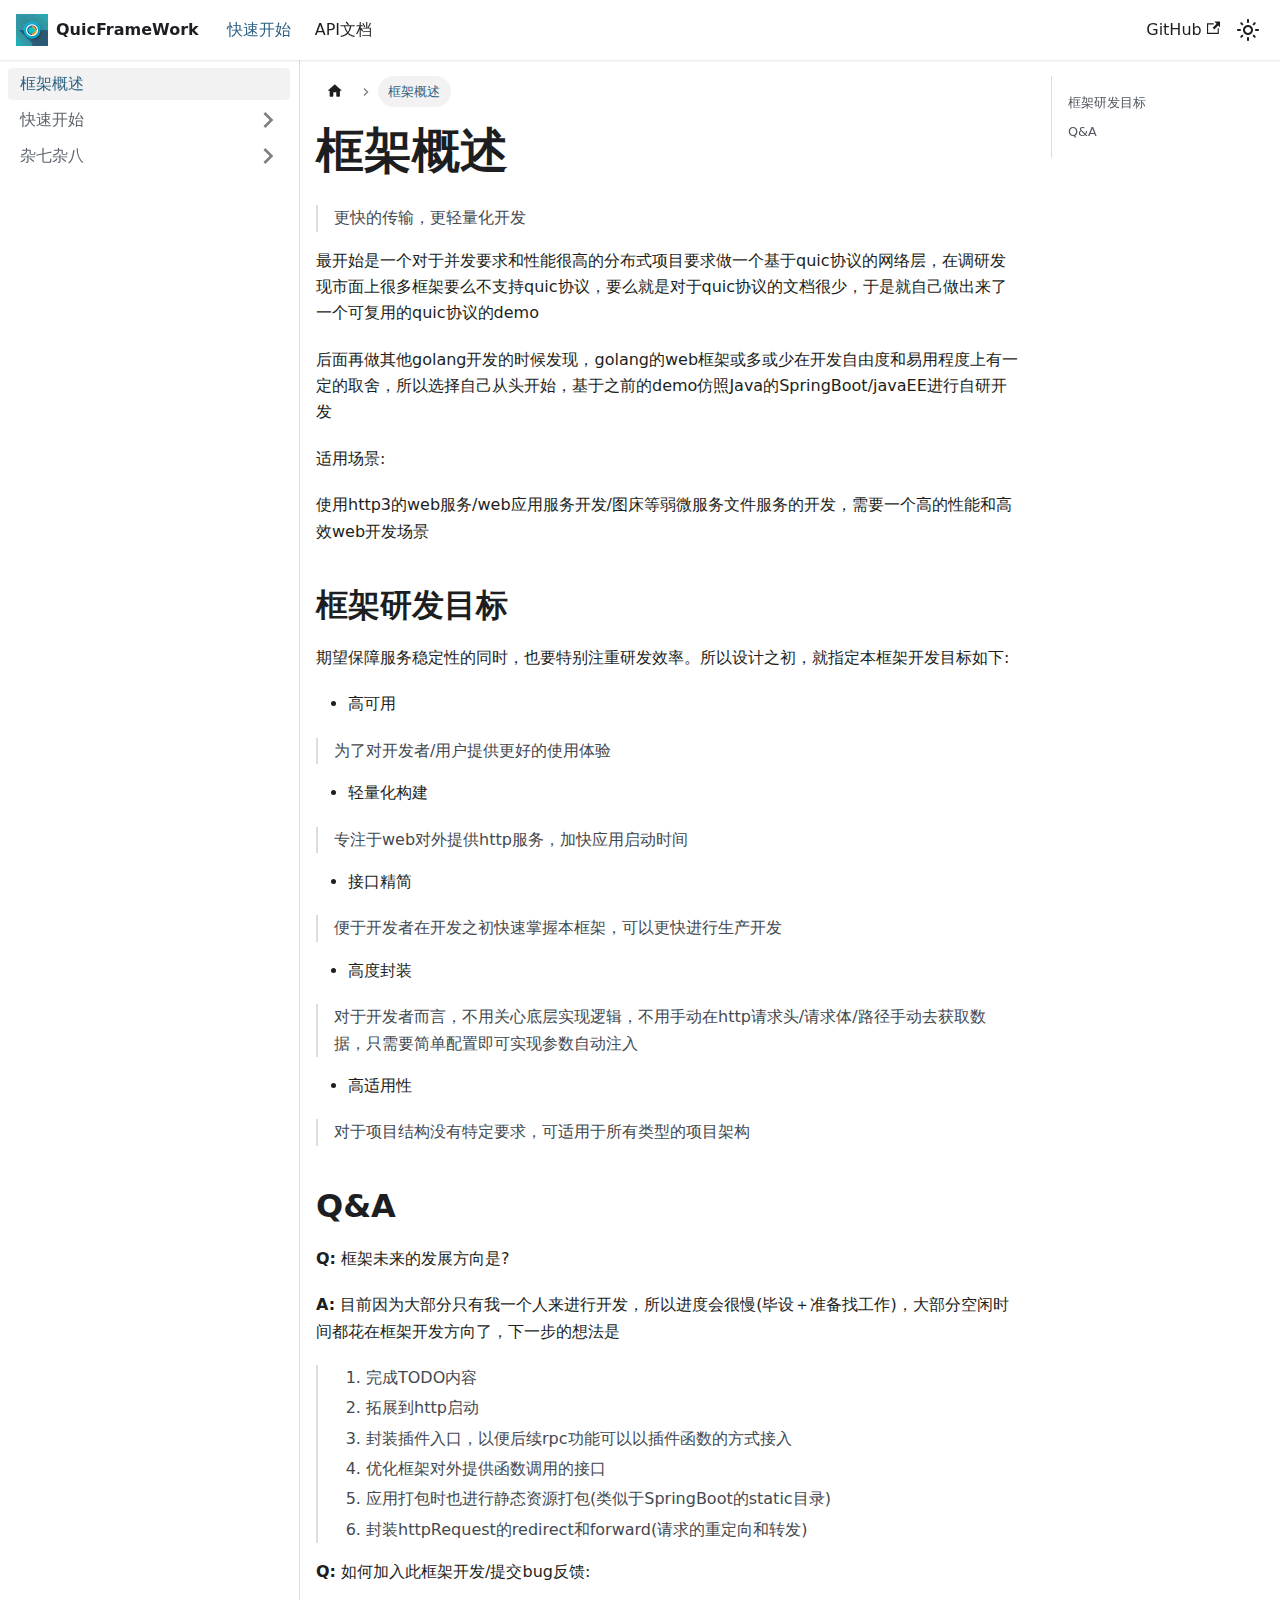
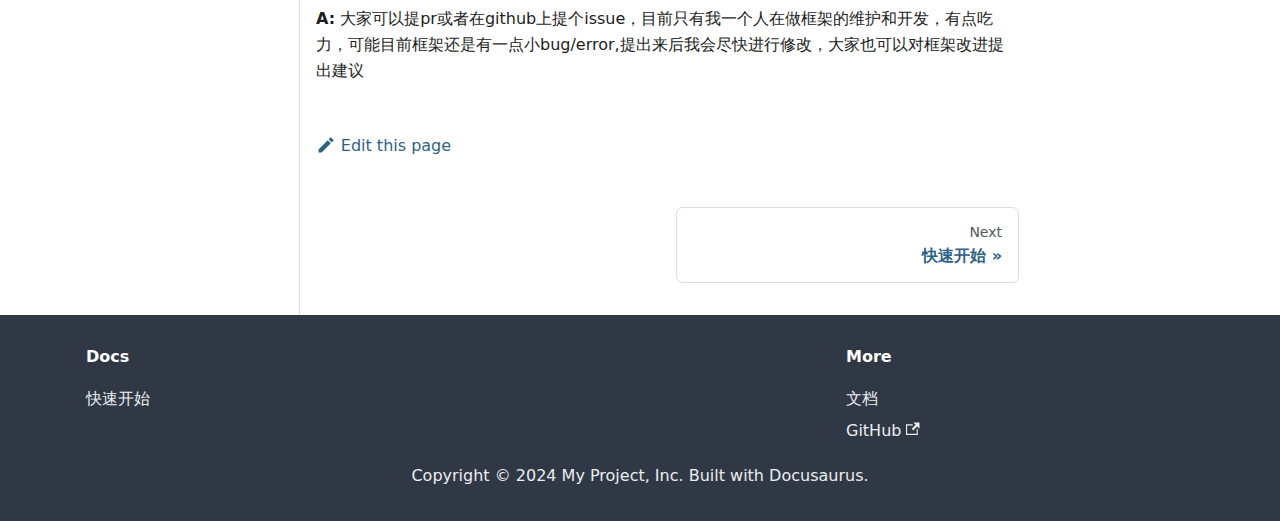
<file: docs/index.html>
<!doctype html>
<html lang="en" dir="ltr" class="docs-wrapper plugin-docs plugin-id-default docs-version-current docs-doc-page docs-doc-id-README" data-has-hydrated="false">
<head>
<meta charset="UTF-8">
<meta name="generator" content="Docusaurus v3.4.0">
<title data-rh="true">框架概述 | QuicFrameWork</title><meta data-rh="true" name="viewport" content="width=device-width,initial-scale=1"><meta data-rh="true" name="twitter:card" content="summary_large_image"><meta data-rh="true" property="og:image" content="https://github.com/img/logo.png"><meta data-rh="true" name="twitter:image" content="https://github.com/img/logo.png"><meta data-rh="true" property="og:url" content="https://github.com/docs/"><meta data-rh="true" property="og:locale" content="en"><meta data-rh="true" name="docusaurus_locale" content="en"><meta data-rh="true" name="docsearch:language" content="en"><meta data-rh="true" name="docusaurus_version" content="current"><meta data-rh="true" name="docusaurus_tag" content="docs-default-current"><meta data-rh="true" name="docsearch:version" content="current"><meta data-rh="true" name="docsearch:docusaurus_tag" content="docs-default-current"><meta data-rh="true" property="og:title" content="框架概述 | QuicFrameWork"><meta data-rh="true" name="description" content="更快的传输，更轻量化开发"><meta data-rh="true" property="og:description" content="更快的传输，更轻量化开发"><link data-rh="true" rel="icon" href="/img/quicframe.ico"><link data-rh="true" rel="canonical" href="https://github.com/docs/"><link data-rh="true" rel="alternate" href="https://github.com/docs/" hreflang="en"><link data-rh="true" rel="alternate" href="https://github.com/docs/" hreflang="x-default"><link rel="alternate" type="application/rss+xml" href="/blog/rss.xml" title="QuicFrameWork RSS Feed">
<link rel="alternate" type="application/atom+xml" href="/blog/atom.xml" title="QuicFrameWork Atom Feed"><link rel="stylesheet" href="/assets/css/styles.06bb342b.css">
<script src="/assets/js/runtime~main.2911e2c4.js" defer="defer"></script>
<script src="/assets/js/main.e15b5cfd.js" defer="defer"></script>
</head>
<body class="navigation-with-keyboard">
<script>!function(){function t(t){document.documentElement.setAttribute("data-theme",t)}var e=function(){try{return new URLSearchParams(window.location.search).get("docusaurus-theme")}catch(t){}}()||function(){try{return window.localStorage.getItem("theme")}catch(t){}}();t(null!==e?e:"light")}(),function(){try{const n=new URLSearchParams(window.location.search).entries();for(var[t,e]of n)if(t.startsWith("docusaurus-data-")){var a=t.replace("docusaurus-data-","data-");document.documentElement.setAttribute(a,e)}}catch(t){}}()</script><div id="__docusaurus"><div role="region" aria-label="Skip to main content"><a class="skipToContent_fXgn" href="#__docusaurus_skipToContent_fallback">Skip to main content</a></div><nav aria-label="Main" class="navbar navbar--fixed-top"><div class="navbar__inner"><div class="navbar__items"><button aria-label="Toggle navigation bar" aria-expanded="false" class="navbar__toggle clean-btn" type="button"><svg width="30" height="30" viewBox="0 0 30 30" aria-hidden="true"><path stroke="currentColor" stroke-linecap="round" stroke-miterlimit="10" stroke-width="2" d="M4 7h22M4 15h22M4 23h22"></path></svg></button><a class="navbar__brand" href="/"><div class="navbar__logo"><img src="/img/logo.png" alt="My Site Logo" class="themedComponent_mlkZ themedComponent--light_NVdE"><img src="/img/logo.png" alt="My Site Logo" class="themedComponent_mlkZ themedComponent--dark_xIcU"></div><b class="navbar__title text--truncate">QuicFrameWork</b></a><a aria-current="page" class="navbar__item navbar__link navbar__link--active" href="/docs/">快速开始</a><a class="navbar__item navbar__link" href="/blog">API文档</a></div><div class="navbar__items navbar__items--right"><a href="https://github.com/wangshiben/QuicFrameWork" target="_blank" rel="noopener noreferrer" class="navbar__item navbar__link">GitHub<svg width="13.5" height="13.5" aria-hidden="true" viewBox="0 0 24 24" class="iconExternalLink_nPIU"><path fill="currentColor" d="M21 13v10h-21v-19h12v2h-10v15h17v-8h2zm3-12h-10.988l4.035 4-6.977 7.07 2.828 2.828 6.977-7.07 4.125 4.172v-11z"></path></svg></a><div class="toggle_vylO colorModeToggle_DEke"><button class="clean-btn toggleButton_gllP toggleButtonDisabled_aARS" type="button" disabled="" title="Switch between dark and light mode (currently light mode)" aria-label="Switch between dark and light mode (currently light mode)" aria-live="polite"><svg viewBox="0 0 24 24" width="24" height="24" class="lightToggleIcon_pyhR"><path fill="currentColor" d="M12,9c1.65,0,3,1.35,3,3s-1.35,3-3,3s-3-1.35-3-3S10.35,9,12,9 M12,7c-2.76,0-5,2.24-5,5s2.24,5,5,5s5-2.24,5-5 S14.76,7,12,7L12,7z M2,13l2,0c0.55,0,1-0.45,1-1s-0.45-1-1-1l-2,0c-0.55,0-1,0.45-1,1S1.45,13,2,13z M20,13l2,0c0.55,0,1-0.45,1-1 s-0.45-1-1-1l-2,0c-0.55,0-1,0.45-1,1S19.45,13,20,13z M11,2v2c0,0.55,0.45,1,1,1s1-0.45,1-1V2c0-0.55-0.45-1-1-1S11,1.45,11,2z M11,20v2c0,0.55,0.45,1,1,1s1-0.45,1-1v-2c0-0.55-0.45-1-1-1C11.45,19,11,19.45,11,20z M5.99,4.58c-0.39-0.39-1.03-0.39-1.41,0 c-0.39,0.39-0.39,1.03,0,1.41l1.06,1.06c0.39,0.39,1.03,0.39,1.41,0s0.39-1.03,0-1.41L5.99,4.58z M18.36,16.95 c-0.39-0.39-1.03-0.39-1.41,0c-0.39,0.39-0.39,1.03,0,1.41l1.06,1.06c0.39,0.39,1.03,0.39,1.41,0c0.39-0.39,0.39-1.03,0-1.41 L18.36,16.95z M19.42,5.99c0.39-0.39,0.39-1.03,0-1.41c-0.39-0.39-1.03-0.39-1.41,0l-1.06,1.06c-0.39,0.39-0.39,1.03,0,1.41 s1.03,0.39,1.41,0L19.42,5.99z M7.05,18.36c0.39-0.39,0.39-1.03,0-1.41c-0.39-0.39-1.03-0.39-1.41,0l-1.06,1.06 c-0.39,0.39-0.39,1.03,0,1.41s1.03,0.39,1.41,0L7.05,18.36z"></path></svg><svg viewBox="0 0 24 24" width="24" height="24" class="darkToggleIcon_wfgR"><path fill="currentColor" d="M9.37,5.51C9.19,6.15,9.1,6.82,9.1,7.5c0,4.08,3.32,7.4,7.4,7.4c0.68,0,1.35-0.09,1.99-0.27C17.45,17.19,14.93,19,12,19 c-3.86,0-7-3.14-7-7C5,9.07,6.81,6.55,9.37,5.51z M12,3c-4.97,0-9,4.03-9,9s4.03,9,9,9s9-4.03,9-9c0-0.46-0.04-0.92-0.1-1.36 c-0.98,1.37-2.58,2.26-4.4,2.26c-2.98,0-5.4-2.42-5.4-5.4c0-1.81,0.89-3.42,2.26-4.4C12.92,3.04,12.46,3,12,3L12,3z"></path></svg></button></div><div class="navbarSearchContainer_Bca1"></div></div></div><div role="presentation" class="navbar-sidebar__backdrop"></div></nav><div id="__docusaurus_skipToContent_fallback" class="main-wrapper mainWrapper_z2l0"><div class="docsWrapper_hBAB"><button aria-label="Scroll back to top" class="clean-btn theme-back-to-top-button backToTopButton_sjWU" type="button"></button><div class="docRoot_UBD9"><aside class="theme-doc-sidebar-container docSidebarContainer_YfHR"><div class="sidebarViewport_aRkj"><div class="sidebar_njMd"><nav aria-label="Docs sidebar" class="menu thin-scrollbar menu_SIkG"><ul class="theme-doc-sidebar-menu menu__list"><li class="theme-doc-sidebar-item-link theme-doc-sidebar-item-link-level-1 menu__list-item"><a class="menu__link menu__link--active" aria-current="page" href="/docs/">框架概述</a></li><li class="theme-doc-sidebar-item-category theme-doc-sidebar-item-category-level-1 menu__list-item menu__list-item--collapsed"><div class="menu__list-item-collapsible"><a class="menu__link menu__link--sublist" href="/docs/category/快速开始">快速开始</a><button aria-label="Expand sidebar category &#x27;快速开始&#x27;" aria-expanded="false" type="button" class="clean-btn menu__caret"></button></div></li><li class="theme-doc-sidebar-item-category theme-doc-sidebar-item-category-level-1 menu__list-item menu__list-item--collapsed"><div class="menu__list-item-collapsible"><a class="menu__link menu__link--sublist" href="/docs/category/杂七杂八">杂七杂八</a><button aria-label="Expand sidebar category &#x27;杂七杂八&#x27;" aria-expanded="false" type="button" class="clean-btn menu__caret"></button></div></li></ul></nav></div></div></aside><main class="docMainContainer_TBSr"><div class="container padding-top--md padding-bottom--lg"><div class="row"><div class="col docItemCol_VOVn"><div class="docItemContainer_Djhp"><article><nav class="theme-doc-breadcrumbs breadcrumbsContainer_Z_bl" aria-label="Breadcrumbs"><ul class="breadcrumbs" itemscope="" itemtype="https://schema.org/BreadcrumbList"><li class="breadcrumbs__item"><a aria-label="Home page" class="breadcrumbs__link" href="/"><svg viewBox="0 0 24 24" class="breadcrumbHomeIcon_YNFT"><path d="M10 19v-5h4v5c0 .55.45 1 1 1h3c.55 0 1-.45 1-1v-7h1.7c.46 0 .68-.57.33-.87L12.67 3.6c-.38-.34-.96-.34-1.34 0l-8.36 7.53c-.34.3-.13.87.33.87H5v7c0 .55.45 1 1 1h3c.55 0 1-.45 1-1z" fill="currentColor"></path></svg></a></li><li itemscope="" itemprop="itemListElement" itemtype="https://schema.org/ListItem" class="breadcrumbs__item breadcrumbs__item--active"><span class="breadcrumbs__link" itemprop="name">框架概述</span><meta itemprop="position" content="1"></li></ul></nav><div class="tocCollapsible_ETCw theme-doc-toc-mobile tocMobile_ITEo"><button type="button" class="clean-btn tocCollapsibleButton_TO0P">On this page</button></div><div class="theme-doc-markdown markdown"><h1>框架概述</h1>
<blockquote>
<p>更快的传输，更轻量化开发</p>
</blockquote>
<p>最开始是一个对于并发要求和性能很高的分布式项目要求做一个基于quic协议的网络层，在调研发现市面上很多框架要么不支持quic协议，要么就是对于quic协议的文档很少，于是就自己做出来了一个可复用的quic协议的demo</p>
<p>后面再做其他golang开发的时候发现，golang的web框架或多或少在开发自由度和易用程度上有一定的取舍，所以选择自己从头开始，基于之前的demo仿照Java的SpringBoot/javaEE进行自研开发</p>
<p>适用场景:</p>
<p>使用http3的web服务/web应用服务开发/图床等弱微服务文件服务的开发，需要一个高的性能和高效web开发场景</p>
<h2 class="anchor anchorWithStickyNavbar_LWe7" id="框架研发目标">框架研发目标<a class="hash-link" aria-label="Direct link to 框架研发目标" title="Direct link to 框架研发目标" href="/docs/#框架研发目标">​</a></h2>
<p>期望保障服务稳定性的同时，也要特别注重研发效率。所以设计之初，就指定本框架开发目标如下:</p>
<ul>
<li>高可用</li>
</ul>
<blockquote>
<p>为了对开发者/用户提供更好的使用体验</p>
</blockquote>
<ul>
<li>轻量化构建</li>
</ul>
<blockquote>
<p>专注于web对外提供http服务，加快应用启动时间</p>
</blockquote>
<ul>
<li>接口精简</li>
</ul>
<blockquote>
<p>便于开发者在开发之初快速掌握本框架，可以更快进行生产开发</p>
</blockquote>
<ul>
<li>高度封装</li>
</ul>
<blockquote>
<p>对于开发者而言，不用关心底层实现逻辑，不用手动在http请求头/请求体/路径手动去获取数据，只需要简单配置即可实现参数自动注入</p>
</blockquote>
<ul>
<li>高适用性</li>
</ul>
<blockquote>
<p>对于项目结构没有特定要求，可适用于所有类型的项目架构</p>
</blockquote>
<h2 class="anchor anchorWithStickyNavbar_LWe7" id="qa">Q&amp;A<a class="hash-link" aria-label="Direct link to Q&amp;A" title="Direct link to Q&amp;A" href="/docs/#qa">​</a></h2>
<p><strong>Q:</strong> 框架未来的发展方向是?</p>
<p><strong>A:</strong> 目前因为大部分只有我一个人来进行开发，所以进度会很慢(毕设＋准备找工作)，大部分空闲时间都花在框架开发方向了，下一步的想法是</p>
<blockquote>
<ol>
<li>完成TODO内容</li>
<li>拓展到http启动</li>
<li>封装插件入口，以便后续rpc功能可以以插件函数的方式接入</li>
<li>优化框架对外提供函数调用的接口</li>
<li>应用打包时也进行静态资源打包(类似于SpringBoot的static目录)</li>
<li>封装httpRequest的redirect  和forward(请求的重定向和转发)</li>
</ol>
</blockquote>
<p><strong>Q:</strong> 如何加入此框架开发/提交bug反馈:</p>
<p><strong>A:</strong> 大家可以提pr或者在github上提个issue，目前只有我一个人在做框架的维护和开发，有点吃力，可能目前框架还是有一点小bug/error,提出来后我会尽快进行修改，大家也可以对框架改进提出建议</p></div><footer class="theme-doc-footer docusaurus-mt-lg"><div class="row margin-top--sm theme-doc-footer-edit-meta-row"><div class="col"><a href="https://github.com/QuicFrameworkDoc/doc/tree/main/docs/docs/README.md" target="_blank" rel="noopener noreferrer" class="theme-edit-this-page"><svg fill="currentColor" height="20" width="20" viewBox="0 0 40 40" class="iconEdit_Z9Sw" aria-hidden="true"><g><path d="m34.5 11.7l-3 3.1-6.3-6.3 3.1-3q0.5-0.5 1.2-0.5t1.1 0.5l3.9 3.9q0.5 0.4 0.5 1.1t-0.5 1.2z m-29.5 17.1l18.4-18.5 6.3 6.3-18.4 18.4h-6.3v-6.2z"></path></g></svg>Edit this page</a></div><div class="col lastUpdated_JAkA"></div></div></footer></article><nav class="pagination-nav docusaurus-mt-lg" aria-label="Docs pages"><a class="pagination-nav__link pagination-nav__link--next" href="/docs/category/快速开始"><div class="pagination-nav__sublabel">Next</div><div class="pagination-nav__label">快速开始</div></a></nav></div></div><div class="col col--3"><div class="tableOfContents_bqdL thin-scrollbar theme-doc-toc-desktop"><ul class="table-of-contents table-of-contents__left-border"><li><a class="table-of-contents__link toc-highlight" href="/docs/#框架研发目标">框架研发目标</a></li><li><a class="table-of-contents__link toc-highlight" href="/docs/#qa">Q&amp;A</a></li></ul></div></div></div></div></main></div></div></div><footer class="footer footer--dark"><div class="container container-fluid"><div class="row footer__links"><div class="col footer__col"><div class="footer__title">Docs</div><ul class="footer__items clean-list"><li class="footer__item"><a class="footer__link-item" href="/docs/intro">快速开始</a></li></ul></div><div class="col footer__col"><div class="footer__title"></div><ul class="footer__items clean-list"></ul></div><div class="col footer__col"><div class="footer__title">More</div><ul class="footer__items clean-list"><li class="footer__item"><a class="footer__link-item" href="/blog">文档</a></li><li class="footer__item"><a href="https://github.com/wangshiben/QuicFrameWork" target="_blank" rel="noopener noreferrer" class="footer__link-item">GitHub<svg width="13.5" height="13.5" aria-hidden="true" viewBox="0 0 24 24" class="iconExternalLink_nPIU"><path fill="currentColor" d="M21 13v10h-21v-19h12v2h-10v15h17v-8h2zm3-12h-10.988l4.035 4-6.977 7.07 2.828 2.828 6.977-7.07 4.125 4.172v-11z"></path></svg></a></li></ul></div></div><div class="footer__bottom text--center"><div class="footer__copyright">Copyright © 2024 My Project, Inc. Built with Docusaurus.</div></div></div></footer></div>
</body>
</html>
</file>
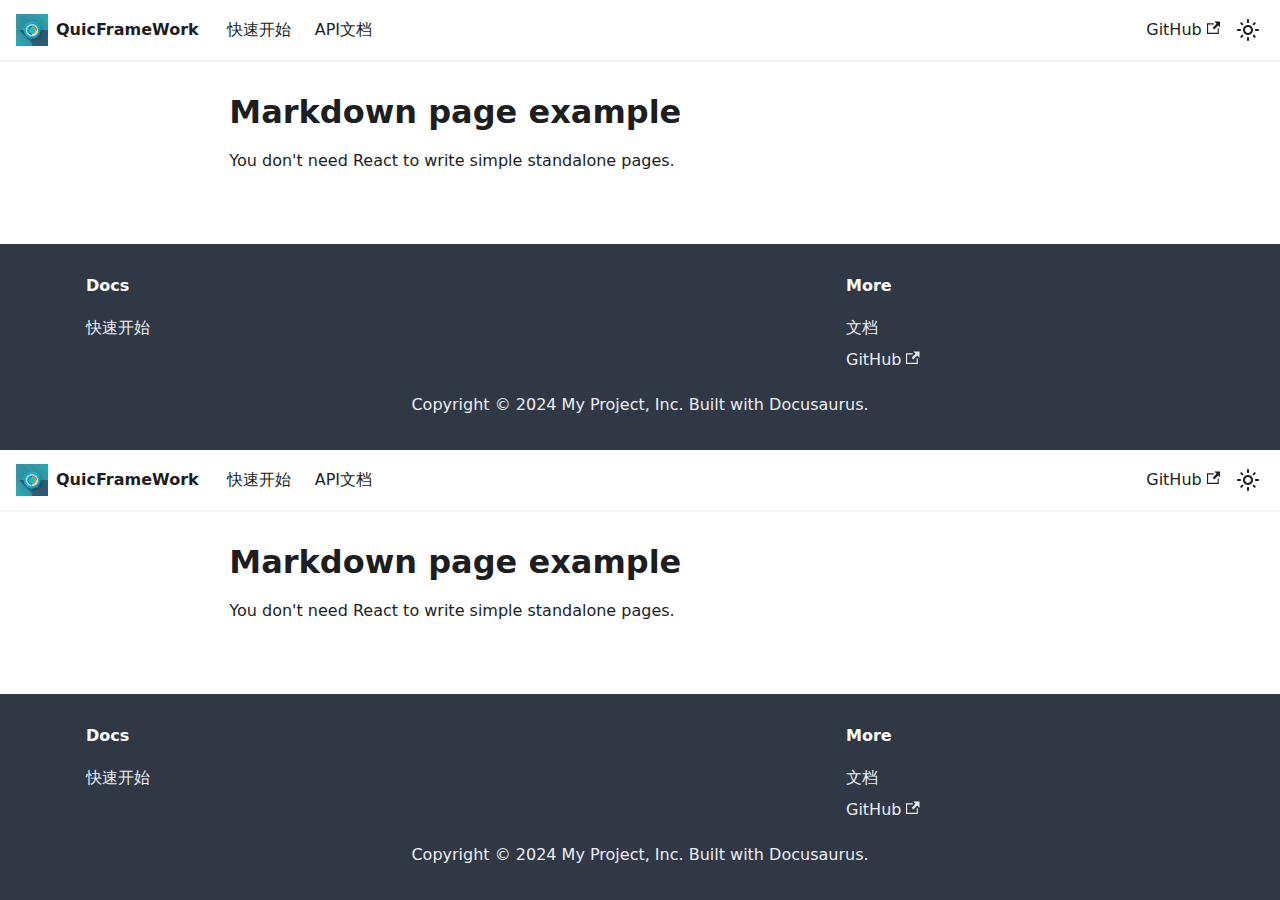
<file: markdown-page/index.html>
<!doctype html>
<html lang="en" dir="ltr" class="mdx-wrapper mdx-page plugin-pages plugin-id-default" data-has-hydrated="false">
<head>
<meta charset="UTF-8">
<meta name="generator" content="Docusaurus v3.4.0">
<title data-rh="true">Markdown page example | QuicFrameWork</title><meta data-rh="true" name="viewport" content="width=device-width,initial-scale=1"><meta data-rh="true" name="twitter:card" content="summary_large_image"><meta data-rh="true" property="og:image" content="https://github.com/img/logo.png"><meta data-rh="true" name="twitter:image" content="https://github.com/img/logo.png"><meta data-rh="true" property="og:url" content="https://github.com/markdown-page"><meta data-rh="true" property="og:locale" content="en"><meta data-rh="true" name="docusaurus_locale" content="en"><meta data-rh="true" name="docusaurus_tag" content="default"><meta data-rh="true" name="docsearch:language" content="en"><meta data-rh="true" name="docsearch:docusaurus_tag" content="default"><meta data-rh="true" property="og:title" content="Markdown page example | QuicFrameWork"><meta data-rh="true" name="description" content="You don&#x27;t need React to write simple standalone pages."><meta data-rh="true" property="og:description" content="You don&#x27;t need React to write simple standalone pages."><link data-rh="true" rel="icon" href="/img/quicframe.ico"><link data-rh="true" rel="canonical" href="https://github.com/markdown-page"><link data-rh="true" rel="alternate" href="https://github.com/markdown-page" hreflang="en"><link data-rh="true" rel="alternate" href="https://github.com/markdown-page" hreflang="x-default"><link rel="alternate" type="application/rss+xml" href="/blog/rss.xml" title="QuicFrameWork RSS Feed">
<link rel="alternate" type="application/atom+xml" href="/blog/atom.xml" title="QuicFrameWork Atom Feed"><link rel="stylesheet" href="/assets/css/styles.06bb342b.css">
<script src="/assets/js/runtime~main.2911e2c4.js" defer="defer"></script>
<script src="/assets/js/main.e15b5cfd.js" defer="defer"></script>
</head>
<body class="navigation-with-keyboard">
<script>!function(){function t(t){document.documentElement.setAttribute("data-theme",t)}var e=function(){try{return new URLSearchParams(window.location.search).get("docusaurus-theme")}catch(t){}}()||function(){try{return window.localStorage.getItem("theme")}catch(t){}}();t(null!==e?e:"light")}(),function(){try{const n=new URLSearchParams(window.location.search).entries();for(var[t,e]of n)if(t.startsWith("docusaurus-data-")){var a=t.replace("docusaurus-data-","data-");document.documentElement.setAttribute(a,e)}}catch(t){}}()</script><div id="__docusaurus"><div role="region" aria-label="Skip to main content"><a class="skipToContent_fXgn" href="#__docusaurus_skipToContent_fallback">Skip to main content</a></div><nav aria-label="Main" class="navbar navbar--fixed-top"><div class="navbar__inner"><div class="navbar__items"><button aria-label="Toggle navigation bar" aria-expanded="false" class="navbar__toggle clean-btn" type="button"><svg width="30" height="30" viewBox="0 0 30 30" aria-hidden="true"><path stroke="currentColor" stroke-linecap="round" stroke-miterlimit="10" stroke-width="2" d="M4 7h22M4 15h22M4 23h22"></path></svg></button><a class="navbar__brand" href="/"><div class="navbar__logo"><img src="/img/logo.png" alt="My Site Logo" class="themedComponent_mlkZ themedComponent--light_NVdE"><img src="/img/logo.png" alt="My Site Logo" class="themedComponent_mlkZ themedComponent--dark_xIcU"></div><b class="navbar__title text--truncate">QuicFrameWork</b></a><a class="navbar__item navbar__link" href="/docs/">快速开始</a><a class="navbar__item navbar__link" href="/blog">API文档</a></div><div class="navbar__items navbar__items--right"><a href="https://github.com/wangshiben/QuicFrameWork" target="_blank" rel="noopener noreferrer" class="navbar__item navbar__link">GitHub<svg width="13.5" height="13.5" aria-hidden="true" viewBox="0 0 24 24" class="iconExternalLink_nPIU"><path fill="currentColor" d="M21 13v10h-21v-19h12v2h-10v15h17v-8h2zm3-12h-10.988l4.035 4-6.977 7.07 2.828 2.828 6.977-7.07 4.125 4.172v-11z"></path></svg></a><div class="toggle_vylO colorModeToggle_DEke"><button class="clean-btn toggleButton_gllP toggleButtonDisabled_aARS" type="button" disabled="" title="Switch between dark and light mode (currently light mode)" aria-label="Switch between dark and light mode (currently light mode)" aria-live="polite"><svg viewBox="0 0 24 24" width="24" height="24" class="lightToggleIcon_pyhR"><path fill="currentColor" d="M12,9c1.65,0,3,1.35,3,3s-1.35,3-3,3s-3-1.35-3-3S10.35,9,12,9 M12,7c-2.76,0-5,2.24-5,5s2.24,5,5,5s5-2.24,5-5 S14.76,7,12,7L12,7z M2,13l2,0c0.55,0,1-0.45,1-1s-0.45-1-1-1l-2,0c-0.55,0-1,0.45-1,1S1.45,13,2,13z M20,13l2,0c0.55,0,1-0.45,1-1 s-0.45-1-1-1l-2,0c-0.55,0-1,0.45-1,1S19.45,13,20,13z M11,2v2c0,0.55,0.45,1,1,1s1-0.45,1-1V2c0-0.55-0.45-1-1-1S11,1.45,11,2z M11,20v2c0,0.55,0.45,1,1,1s1-0.45,1-1v-2c0-0.55-0.45-1-1-1C11.45,19,11,19.45,11,20z M5.99,4.58c-0.39-0.39-1.03-0.39-1.41,0 c-0.39,0.39-0.39,1.03,0,1.41l1.06,1.06c0.39,0.39,1.03,0.39,1.41,0s0.39-1.03,0-1.41L5.99,4.58z M18.36,16.95 c-0.39-0.39-1.03-0.39-1.41,0c-0.39,0.39-0.39,1.03,0,1.41l1.06,1.06c0.39,0.39,1.03,0.39,1.41,0c0.39-0.39,0.39-1.03,0-1.41 L18.36,16.95z M19.42,5.99c0.39-0.39,0.39-1.03,0-1.41c-0.39-0.39-1.03-0.39-1.41,0l-1.06,1.06c-0.39,0.39-0.39,1.03,0,1.41 s1.03,0.39,1.41,0L19.42,5.99z M7.05,18.36c0.39-0.39,0.39-1.03,0-1.41c-0.39-0.39-1.03-0.39-1.41,0l-1.06,1.06 c-0.39,0.39-0.39,1.03,0,1.41s1.03,0.39,1.41,0L7.05,18.36z"></path></svg><svg viewBox="0 0 24 24" width="24" height="24" class="darkToggleIcon_wfgR"><path fill="currentColor" d="M9.37,5.51C9.19,6.15,9.1,6.82,9.1,7.5c0,4.08,3.32,7.4,7.4,7.4c0.68,0,1.35-0.09,1.99-0.27C17.45,17.19,14.93,19,12,19 c-3.86,0-7-3.14-7-7C5,9.07,6.81,6.55,9.37,5.51z M12,3c-4.97,0-9,4.03-9,9s4.03,9,9,9s9-4.03,9-9c0-0.46-0.04-0.92-0.1-1.36 c-0.98,1.37-2.58,2.26-4.4,2.26c-2.98,0-5.4-2.42-5.4-5.4c0-1.81,0.89-3.42,2.26-4.4C12.92,3.04,12.46,3,12,3L12,3z"></path></svg></button></div><div class="navbarSearchContainer_Bca1"></div></div></div><div role="presentation" class="navbar-sidebar__backdrop"></div></nav><div id="__docusaurus_skipToContent_fallback" class="main-wrapper mainWrapper_z2l0"><main class="container container--fluid margin-vert--lg"><div class="row mdxPageWrapper_j9I6"><div class="col col--8"><article><h1>Markdown page example</h1>
<p>You don&#x27;t need React to write simple standalone pages.</p></article></div></div></main></div><footer class="footer footer--dark"><div class="container container-fluid"><div class="row footer__links"><div class="col footer__col"><div class="footer__title">Docs</div><ul class="footer__items clean-list"><li class="footer__item"><a class="footer__link-item" href="/docs/intro">快速开始</a></li></ul></div><div class="col footer__col"><div class="footer__title"></div><ul class="footer__items clean-list"></ul></div><div class="col footer__col"><div class="footer__title">More</div><ul class="footer__items clean-list"><li class="footer__item"><a class="footer__link-item" href="/blog">文档</a></li><li class="footer__item"><a href="https://github.com/wangshiben/QuicFrameWork" target="_blank" rel="noopener noreferrer" class="footer__link-item">GitHub<svg width="13.5" height="13.5" aria-hidden="true" viewBox="0 0 24 24" class="iconExternalLink_nPIU"><path fill="currentColor" d="M21 13v10h-21v-19h12v2h-10v15h17v-8h2zm3-12h-10.988l4.035 4-6.977 7.07 2.828 2.828 6.977-7.07 4.125 4.172v-11z"></path></svg></a></li></ul></div></div><div class="footer__bottom text--center"><div class="footer__copyright">Copyright © 2024 My Project, Inc. Built with Docusaurus.</div></div></div></footer></div>
</body>
</html>
</file>
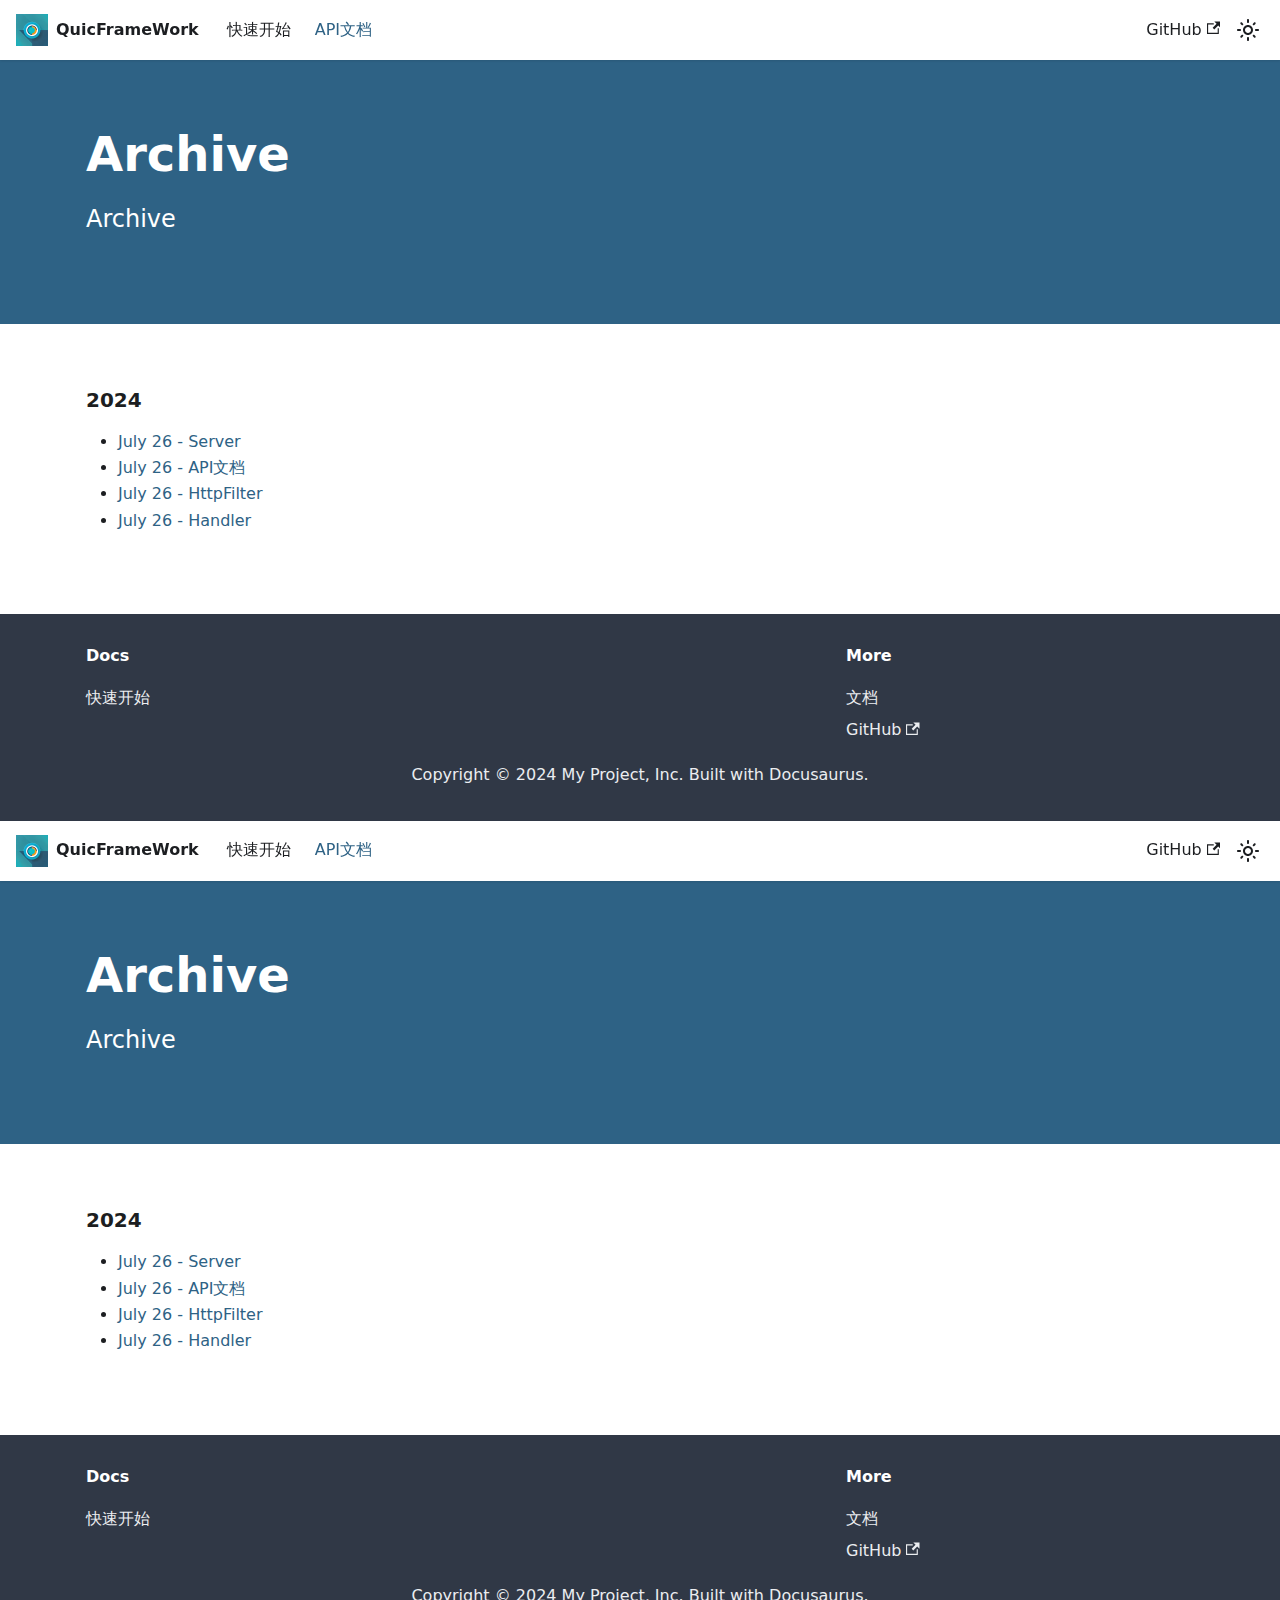
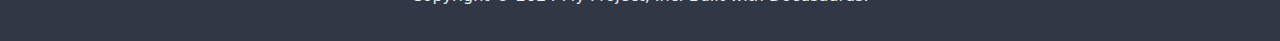
<file: blog/archive/index.html>
<!doctype html>
<html lang="en" dir="ltr" class="plugin-blog plugin-id-default" data-has-hydrated="false">
<head>
<meta charset="UTF-8">
<meta name="generator" content="Docusaurus v3.4.0">
<title data-rh="true">Archive | QuicFrameWork</title><meta data-rh="true" name="viewport" content="width=device-width,initial-scale=1"><meta data-rh="true" name="twitter:card" content="summary_large_image"><meta data-rh="true" property="og:image" content="https://github.com/img/logo.png"><meta data-rh="true" name="twitter:image" content="https://github.com/img/logo.png"><meta data-rh="true" property="og:url" content="https://github.com/blog/archive"><meta data-rh="true" property="og:locale" content="en"><meta data-rh="true" name="docusaurus_locale" content="en"><meta data-rh="true" name="docusaurus_tag" content="default"><meta data-rh="true" name="docsearch:language" content="en"><meta data-rh="true" name="docsearch:docusaurus_tag" content="default"><meta data-rh="true" property="og:title" content="Archive | QuicFrameWork"><meta data-rh="true" name="description" content="Archive"><meta data-rh="true" property="og:description" content="Archive"><link data-rh="true" rel="icon" href="/img/quicframe.ico"><link data-rh="true" rel="canonical" href="https://github.com/blog/archive"><link data-rh="true" rel="alternate" href="https://github.com/blog/archive" hreflang="en"><link data-rh="true" rel="alternate" href="https://github.com/blog/archive" hreflang="x-default"><link rel="alternate" type="application/rss+xml" href="/blog/rss.xml" title="QuicFrameWork RSS Feed">
<link rel="alternate" type="application/atom+xml" href="/blog/atom.xml" title="QuicFrameWork Atom Feed"><link rel="stylesheet" href="/assets/css/styles.06bb342b.css">
<script src="/assets/js/runtime~main.2911e2c4.js" defer="defer"></script>
<script src="/assets/js/main.e15b5cfd.js" defer="defer"></script>
</head>
<body class="navigation-with-keyboard">
<script>!function(){function t(t){document.documentElement.setAttribute("data-theme",t)}var e=function(){try{return new URLSearchParams(window.location.search).get("docusaurus-theme")}catch(t){}}()||function(){try{return window.localStorage.getItem("theme")}catch(t){}}();t(null!==e?e:"light")}(),function(){try{const n=new URLSearchParams(window.location.search).entries();for(var[t,e]of n)if(t.startsWith("docusaurus-data-")){var a=t.replace("docusaurus-data-","data-");document.documentElement.setAttribute(a,e)}}catch(t){}}()</script><div id="__docusaurus"><div role="region" aria-label="Skip to main content"><a class="skipToContent_fXgn" href="#__docusaurus_skipToContent_fallback">Skip to main content</a></div><nav aria-label="Main" class="navbar navbar--fixed-top"><div class="navbar__inner"><div class="navbar__items"><button aria-label="Toggle navigation bar" aria-expanded="false" class="navbar__toggle clean-btn" type="button"><svg width="30" height="30" viewBox="0 0 30 30" aria-hidden="true"><path stroke="currentColor" stroke-linecap="round" stroke-miterlimit="10" stroke-width="2" d="M4 7h22M4 15h22M4 23h22"></path></svg></button><a class="navbar__brand" href="/"><div class="navbar__logo"><img src="/img/logo.png" alt="My Site Logo" class="themedComponent_mlkZ themedComponent--light_NVdE"><img src="/img/logo.png" alt="My Site Logo" class="themedComponent_mlkZ themedComponent--dark_xIcU"></div><b class="navbar__title text--truncate">QuicFrameWork</b></a><a class="navbar__item navbar__link" href="/docs/">快速开始</a><a aria-current="page" class="navbar__item navbar__link navbar__link--active" href="/blog">API文档</a></div><div class="navbar__items navbar__items--right"><a href="https://github.com/wangshiben/QuicFrameWork" target="_blank" rel="noopener noreferrer" class="navbar__item navbar__link">GitHub<svg width="13.5" height="13.5" aria-hidden="true" viewBox="0 0 24 24" class="iconExternalLink_nPIU"><path fill="currentColor" d="M21 13v10h-21v-19h12v2h-10v15h17v-8h2zm3-12h-10.988l4.035 4-6.977 7.07 2.828 2.828 6.977-7.07 4.125 4.172v-11z"></path></svg></a><div class="toggle_vylO colorModeToggle_DEke"><button class="clean-btn toggleButton_gllP toggleButtonDisabled_aARS" type="button" disabled="" title="Switch between dark and light mode (currently light mode)" aria-label="Switch between dark and light mode (currently light mode)" aria-live="polite"><svg viewBox="0 0 24 24" width="24" height="24" class="lightToggleIcon_pyhR"><path fill="currentColor" d="M12,9c1.65,0,3,1.35,3,3s-1.35,3-3,3s-3-1.35-3-3S10.35,9,12,9 M12,7c-2.76,0-5,2.24-5,5s2.24,5,5,5s5-2.24,5-5 S14.76,7,12,7L12,7z M2,13l2,0c0.55,0,1-0.45,1-1s-0.45-1-1-1l-2,0c-0.55,0-1,0.45-1,1S1.45,13,2,13z M20,13l2,0c0.55,0,1-0.45,1-1 s-0.45-1-1-1l-2,0c-0.55,0-1,0.45-1,1S19.45,13,20,13z M11,2v2c0,0.55,0.45,1,1,1s1-0.45,1-1V2c0-0.55-0.45-1-1-1S11,1.45,11,2z M11,20v2c0,0.55,0.45,1,1,1s1-0.45,1-1v-2c0-0.55-0.45-1-1-1C11.45,19,11,19.45,11,20z M5.99,4.58c-0.39-0.39-1.03-0.39-1.41,0 c-0.39,0.39-0.39,1.03,0,1.41l1.06,1.06c0.39,0.39,1.03,0.39,1.41,0s0.39-1.03,0-1.41L5.99,4.58z M18.36,16.95 c-0.39-0.39-1.03-0.39-1.41,0c-0.39,0.39-0.39,1.03,0,1.41l1.06,1.06c0.39,0.39,1.03,0.39,1.41,0c0.39-0.39,0.39-1.03,0-1.41 L18.36,16.95z M19.42,5.99c0.39-0.39,0.39-1.03,0-1.41c-0.39-0.39-1.03-0.39-1.41,0l-1.06,1.06c-0.39,0.39-0.39,1.03,0,1.41 s1.03,0.39,1.41,0L19.42,5.99z M7.05,18.36c0.39-0.39,0.39-1.03,0-1.41c-0.39-0.39-1.03-0.39-1.41,0l-1.06,1.06 c-0.39,0.39-0.39,1.03,0,1.41s1.03,0.39,1.41,0L7.05,18.36z"></path></svg><svg viewBox="0 0 24 24" width="24" height="24" class="darkToggleIcon_wfgR"><path fill="currentColor" d="M9.37,5.51C9.19,6.15,9.1,6.82,9.1,7.5c0,4.08,3.32,7.4,7.4,7.4c0.68,0,1.35-0.09,1.99-0.27C17.45,17.19,14.93,19,12,19 c-3.86,0-7-3.14-7-7C5,9.07,6.81,6.55,9.37,5.51z M12,3c-4.97,0-9,4.03-9,9s4.03,9,9,9s9-4.03,9-9c0-0.46-0.04-0.92-0.1-1.36 c-0.98,1.37-2.58,2.26-4.4,2.26c-2.98,0-5.4-2.42-5.4-5.4c0-1.81,0.89-3.42,2.26-4.4C12.92,3.04,12.46,3,12,3L12,3z"></path></svg></button></div><div class="navbarSearchContainer_Bca1"></div></div></div><div role="presentation" class="navbar-sidebar__backdrop"></div></nav><div id="__docusaurus_skipToContent_fallback" class="main-wrapper mainWrapper_z2l0"><header class="hero hero--primary"><div class="container"><h1 class="hero__title">Archive</h1><p class="hero__subtitle">Archive</p></div></header><main><section class="margin-vert--lg"><div class="container"><div class="row"><div class="col col--4 margin-vert--lg"><h3 class="anchor anchorWithStickyNavbar_LWe7" id="2024">2024<a class="hash-link" aria-label="Direct link to 2024" title="Direct link to 2024" href="/blog/archive#2024">​</a></h3><ul><li><a href="/blog/Server">July 26<!-- --> - <!-- -->Server</a></li><li><a href="/blog/README">July 26<!-- --> - <!-- -->API文档</a></li><li><a href="/blog/HttpFilter">July 26<!-- --> - <!-- -->HttpFilter</a></li><li><a href="/blog/Handler">July 26<!-- --> - <!-- -->Handler</a></li></ul></div></div></div></section></main></div><footer class="footer footer--dark"><div class="container container-fluid"><div class="row footer__links"><div class="col footer__col"><div class="footer__title">Docs</div><ul class="footer__items clean-list"><li class="footer__item"><a class="footer__link-item" href="/docs/intro">快速开始</a></li></ul></div><div class="col footer__col"><div class="footer__title"></div><ul class="footer__items clean-list"></ul></div><div class="col footer__col"><div class="footer__title">More</div><ul class="footer__items clean-list"><li class="footer__item"><a class="footer__link-item" href="/blog">文档</a></li><li class="footer__item"><a href="https://github.com/wangshiben/QuicFrameWork" target="_blank" rel="noopener noreferrer" class="footer__link-item">GitHub<svg width="13.5" height="13.5" aria-hidden="true" viewBox="0 0 24 24" class="iconExternalLink_nPIU"><path fill="currentColor" d="M21 13v10h-21v-19h12v2h-10v15h17v-8h2zm3-12h-10.988l4.035 4-6.977 7.07 2.828 2.828 6.977-7.07 4.125 4.172v-11z"></path></svg></a></li></ul></div></div><div class="footer__bottom text--center"><div class="footer__copyright">Copyright © 2024 My Project, Inc. Built with Docusaurus.</div></div></div></footer></div>
</body>
</html>
</file>
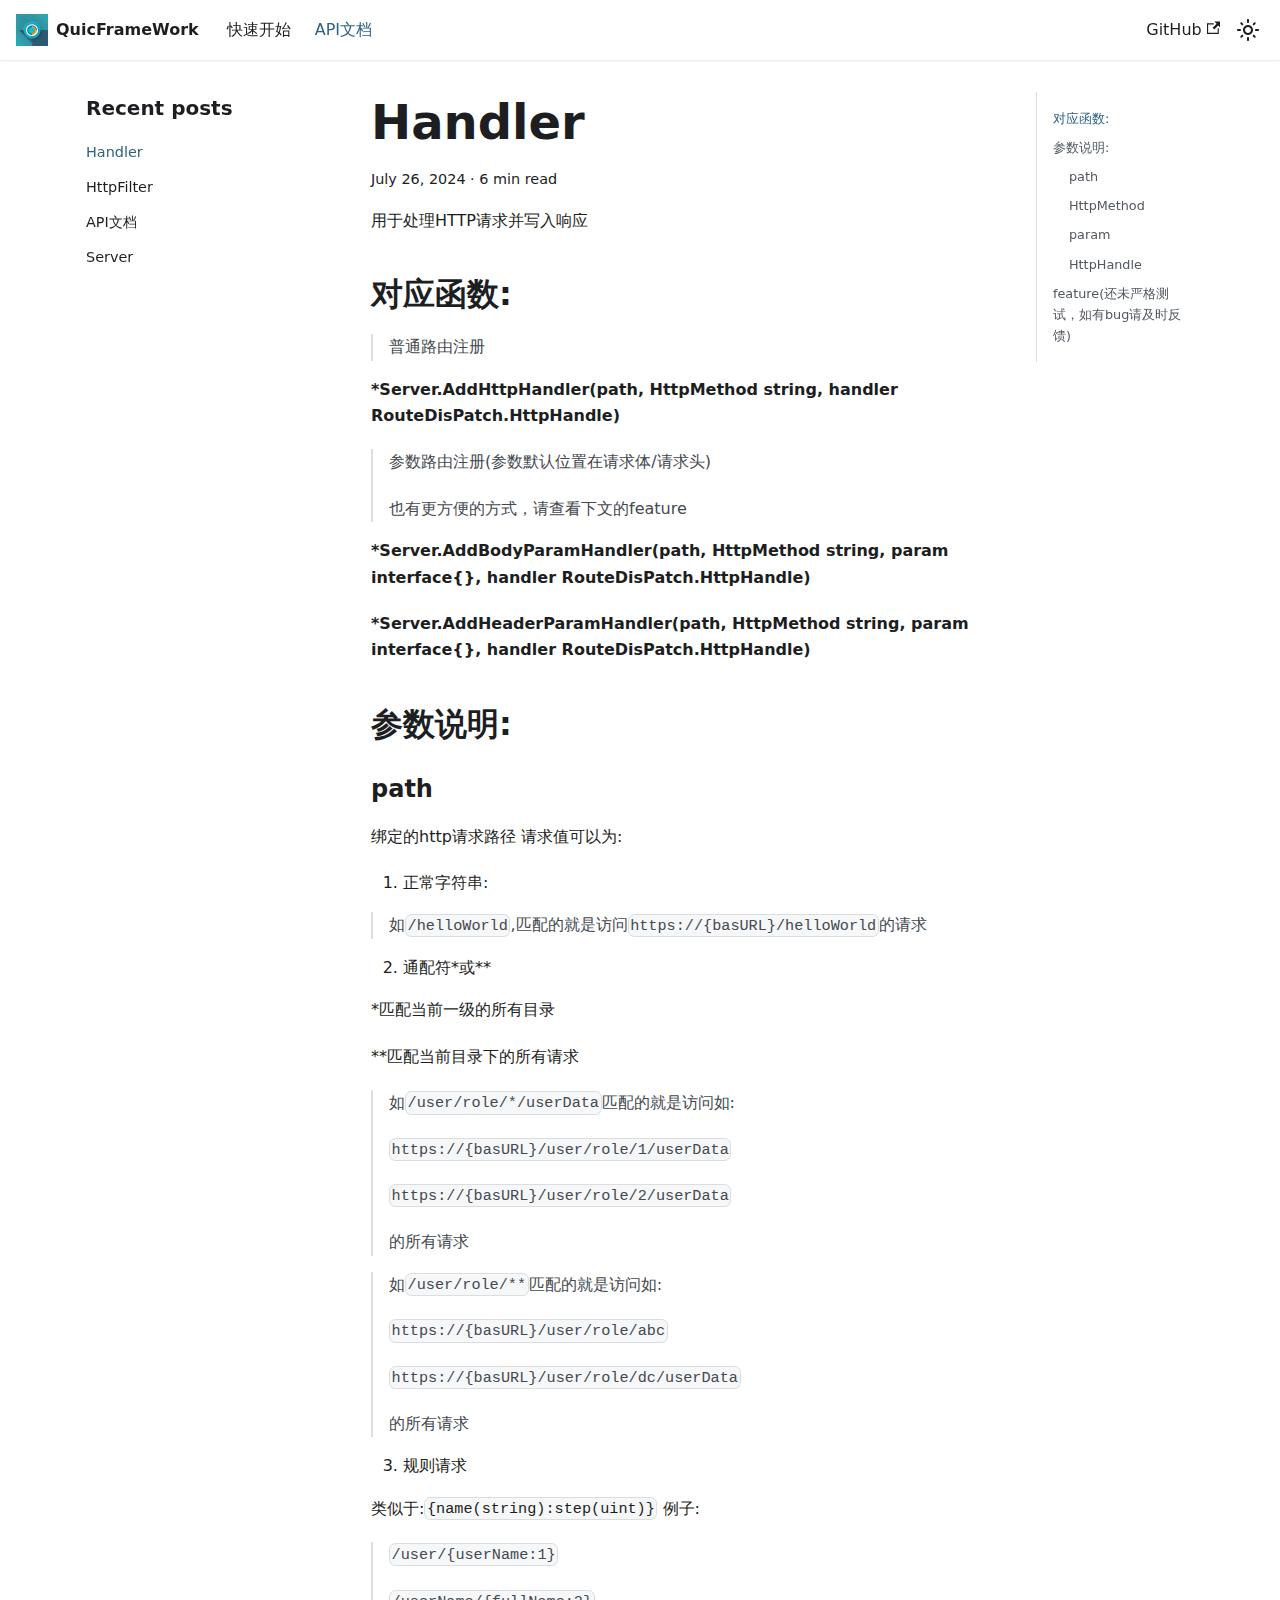
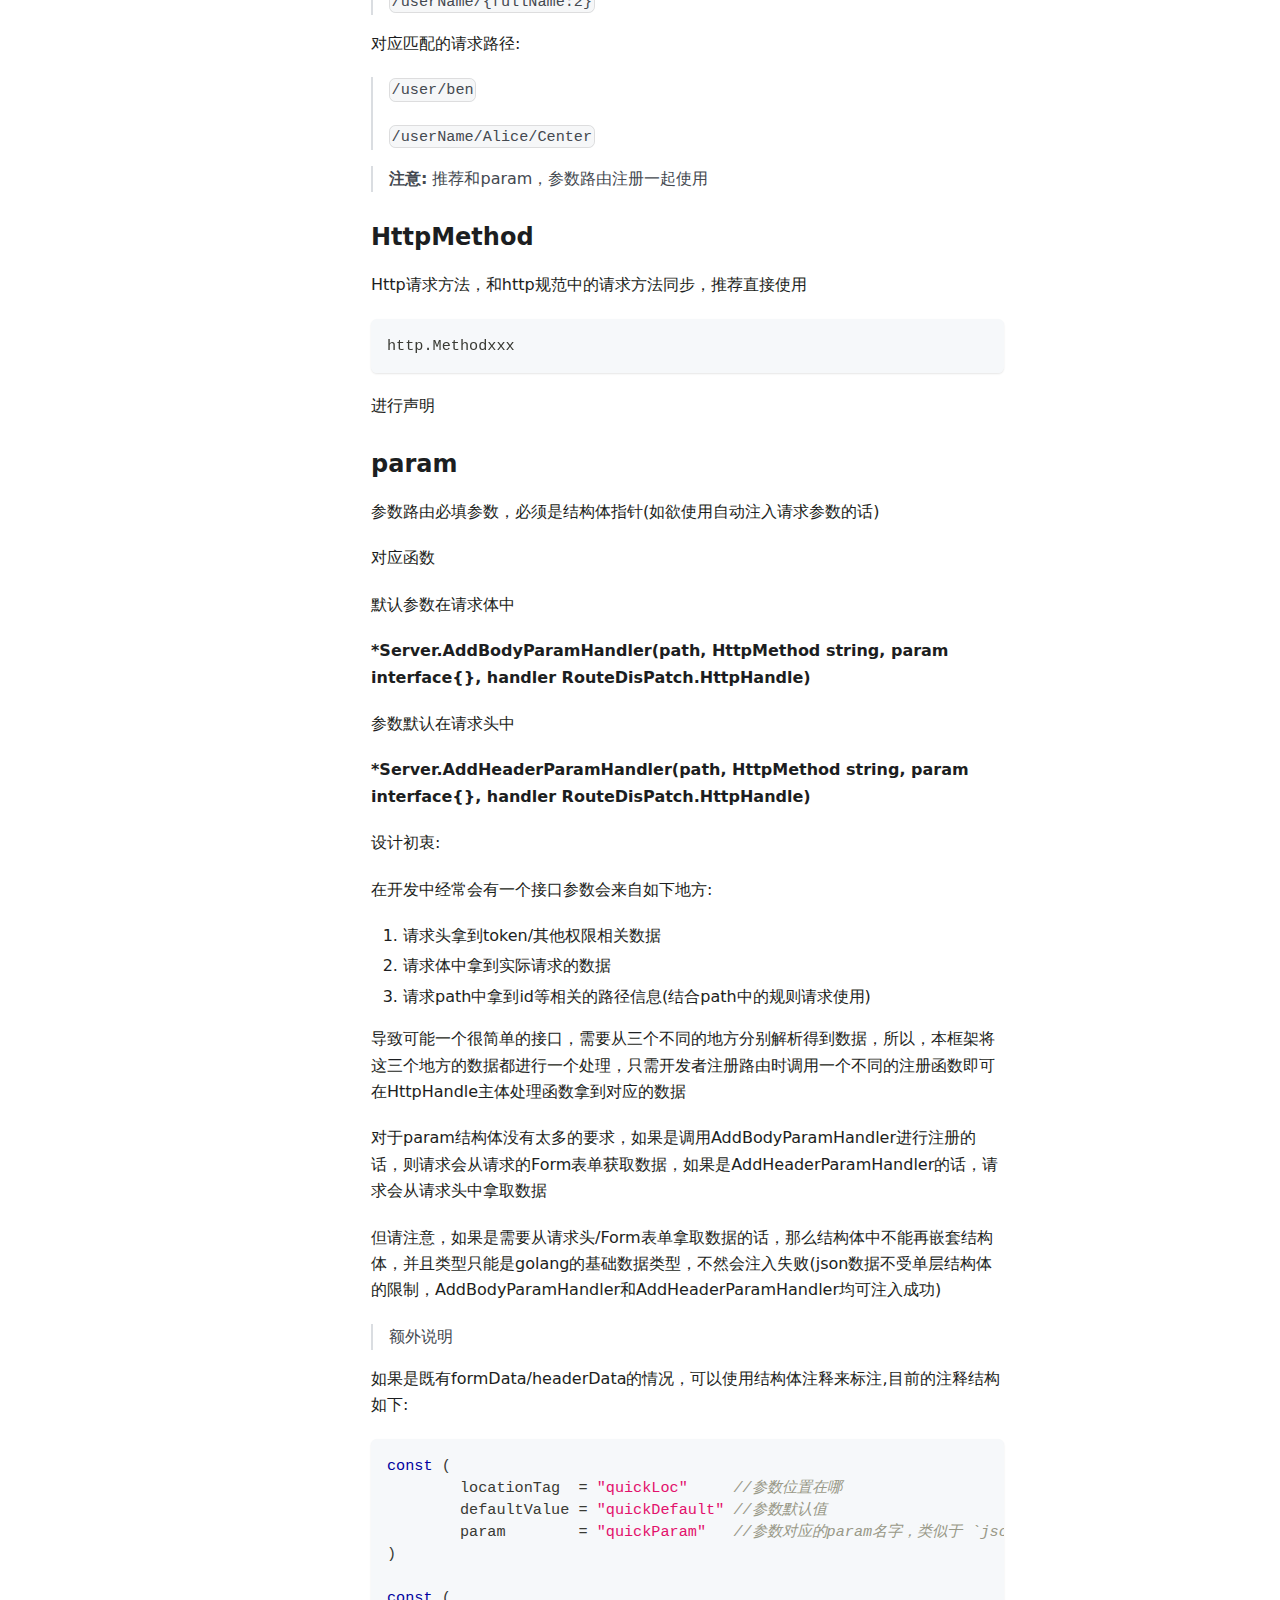
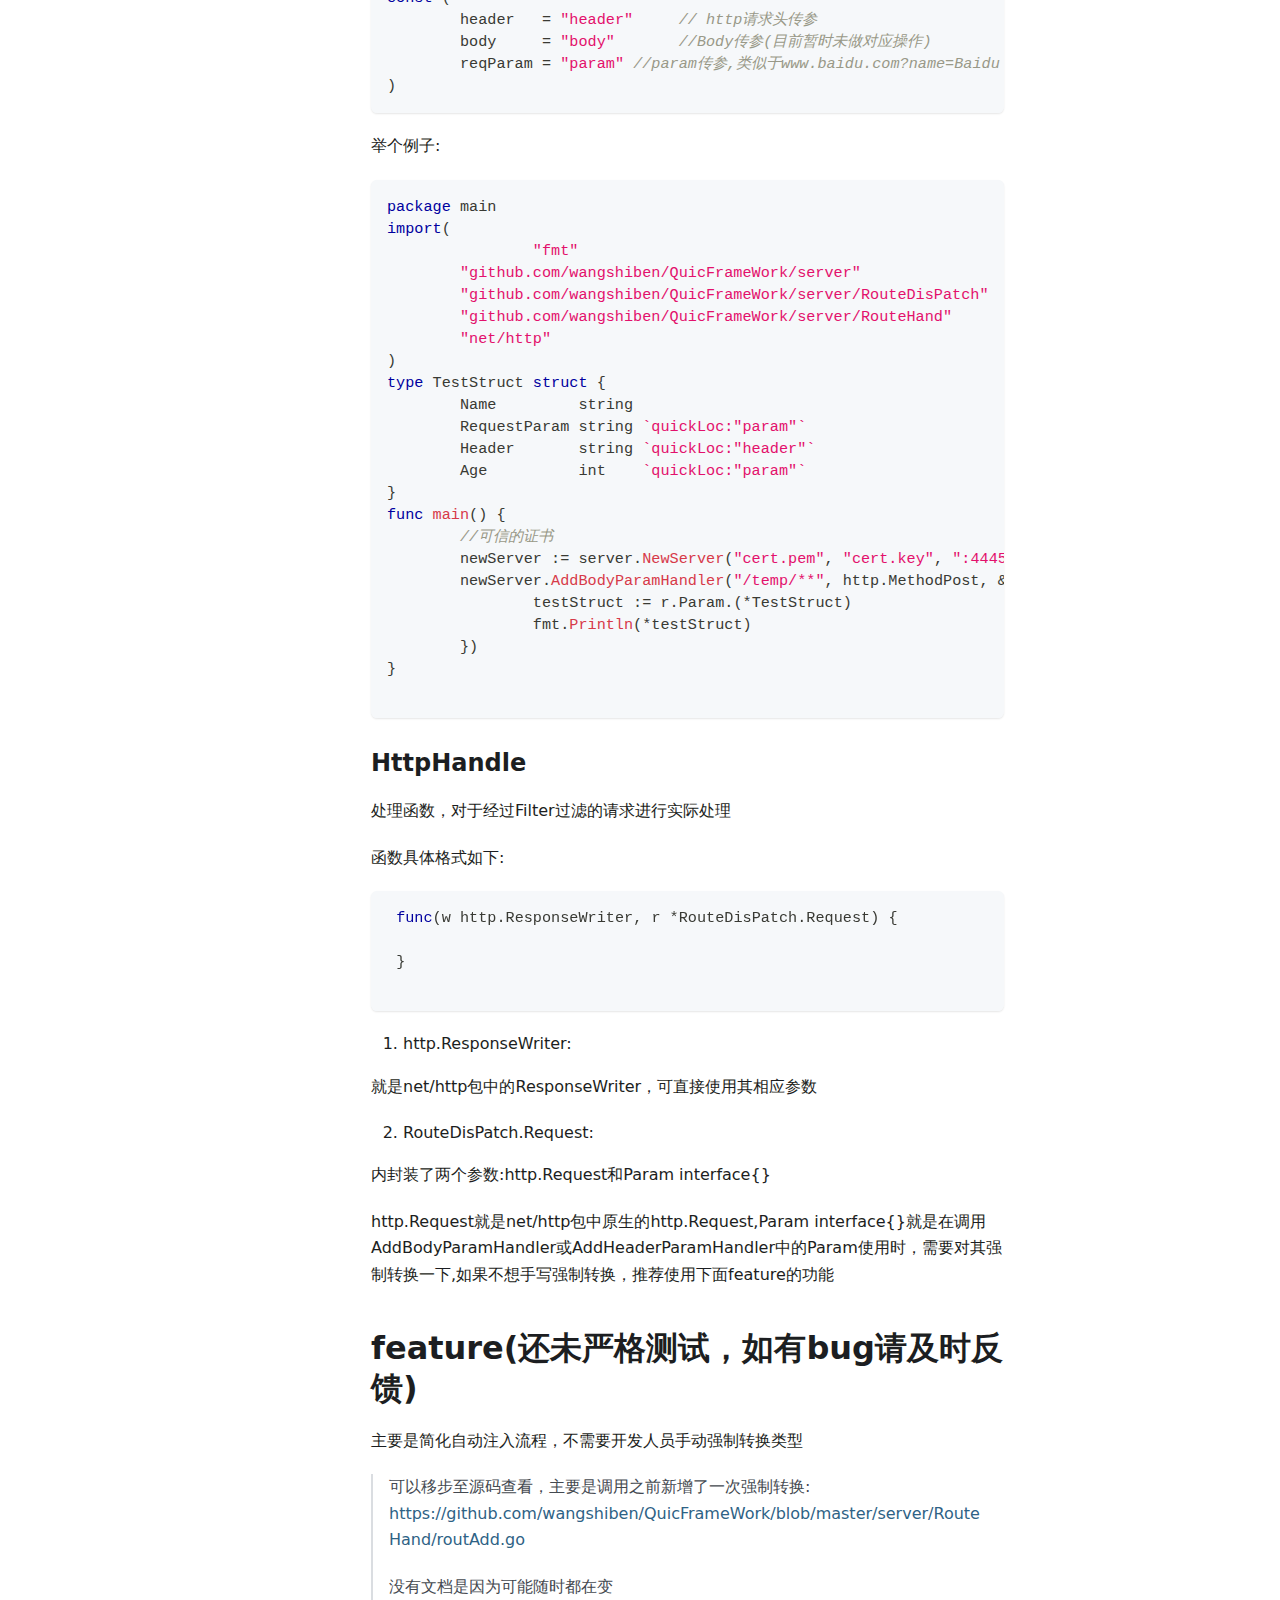
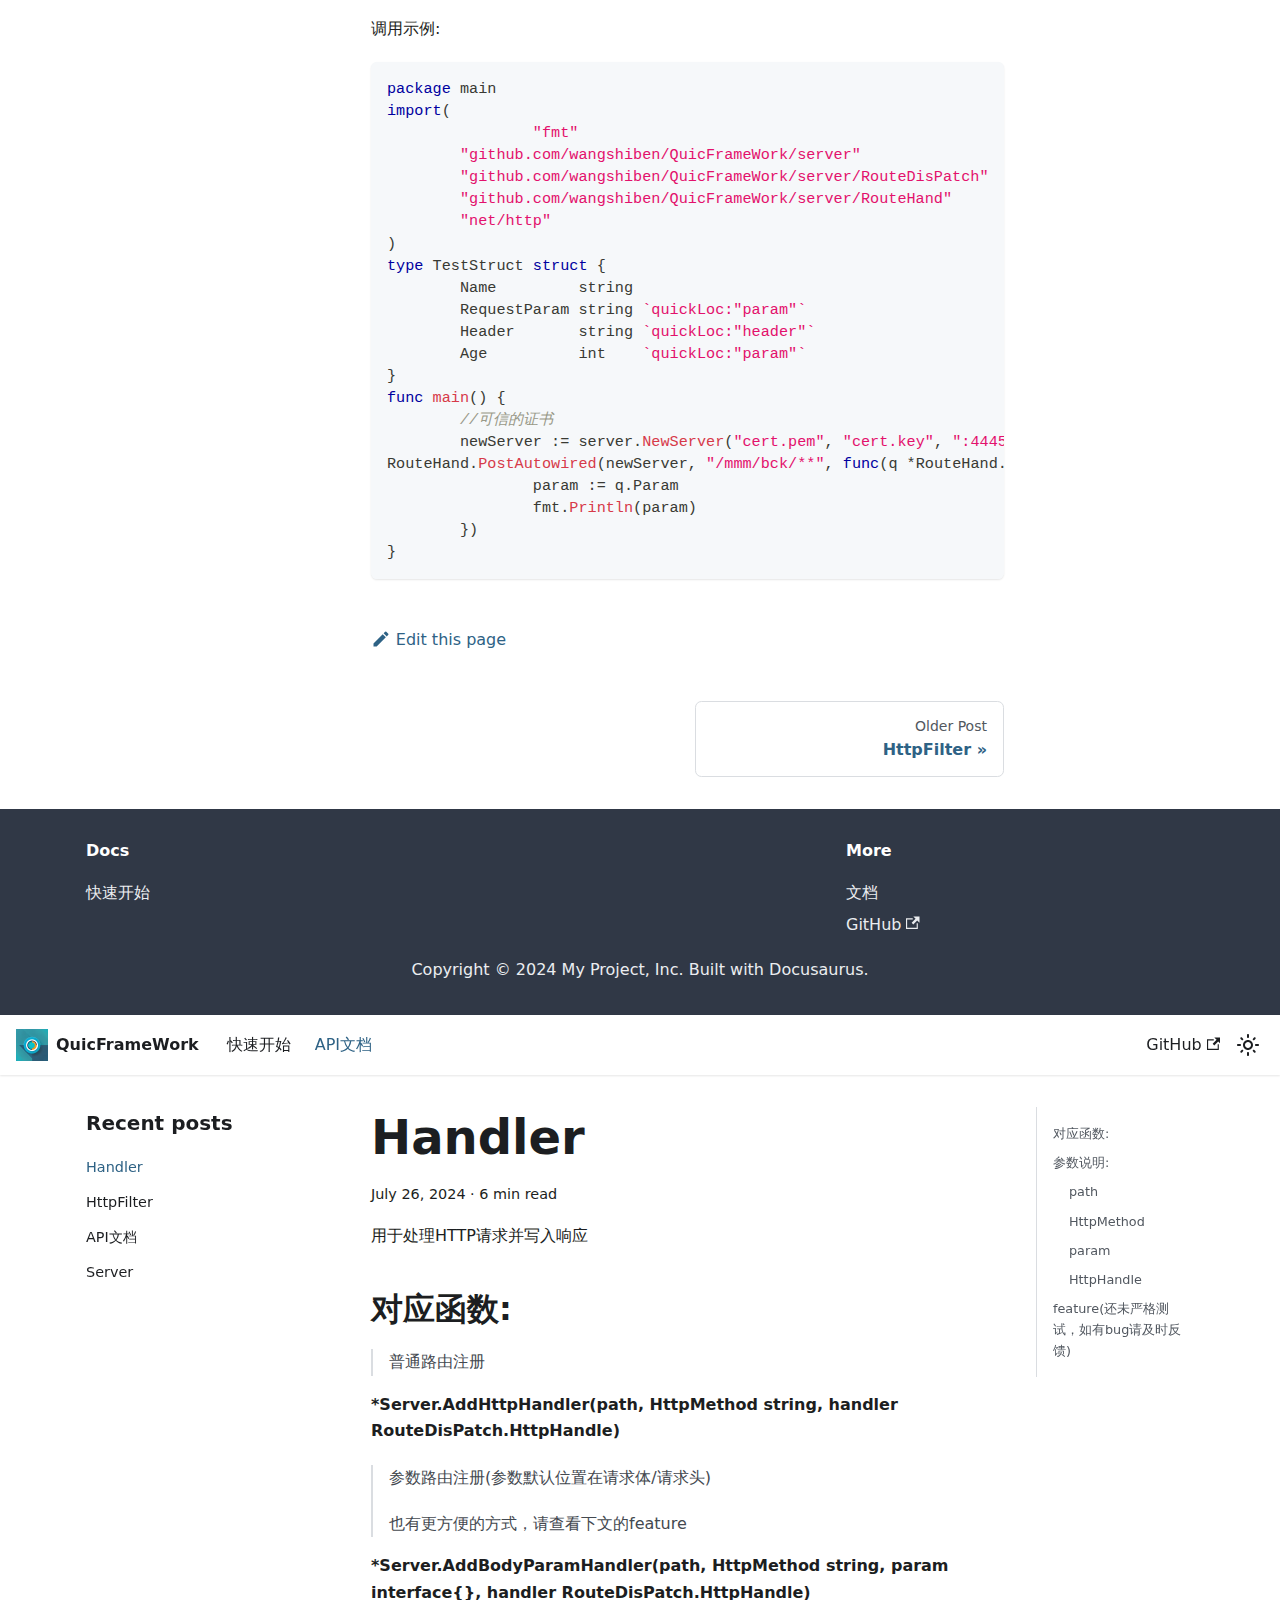
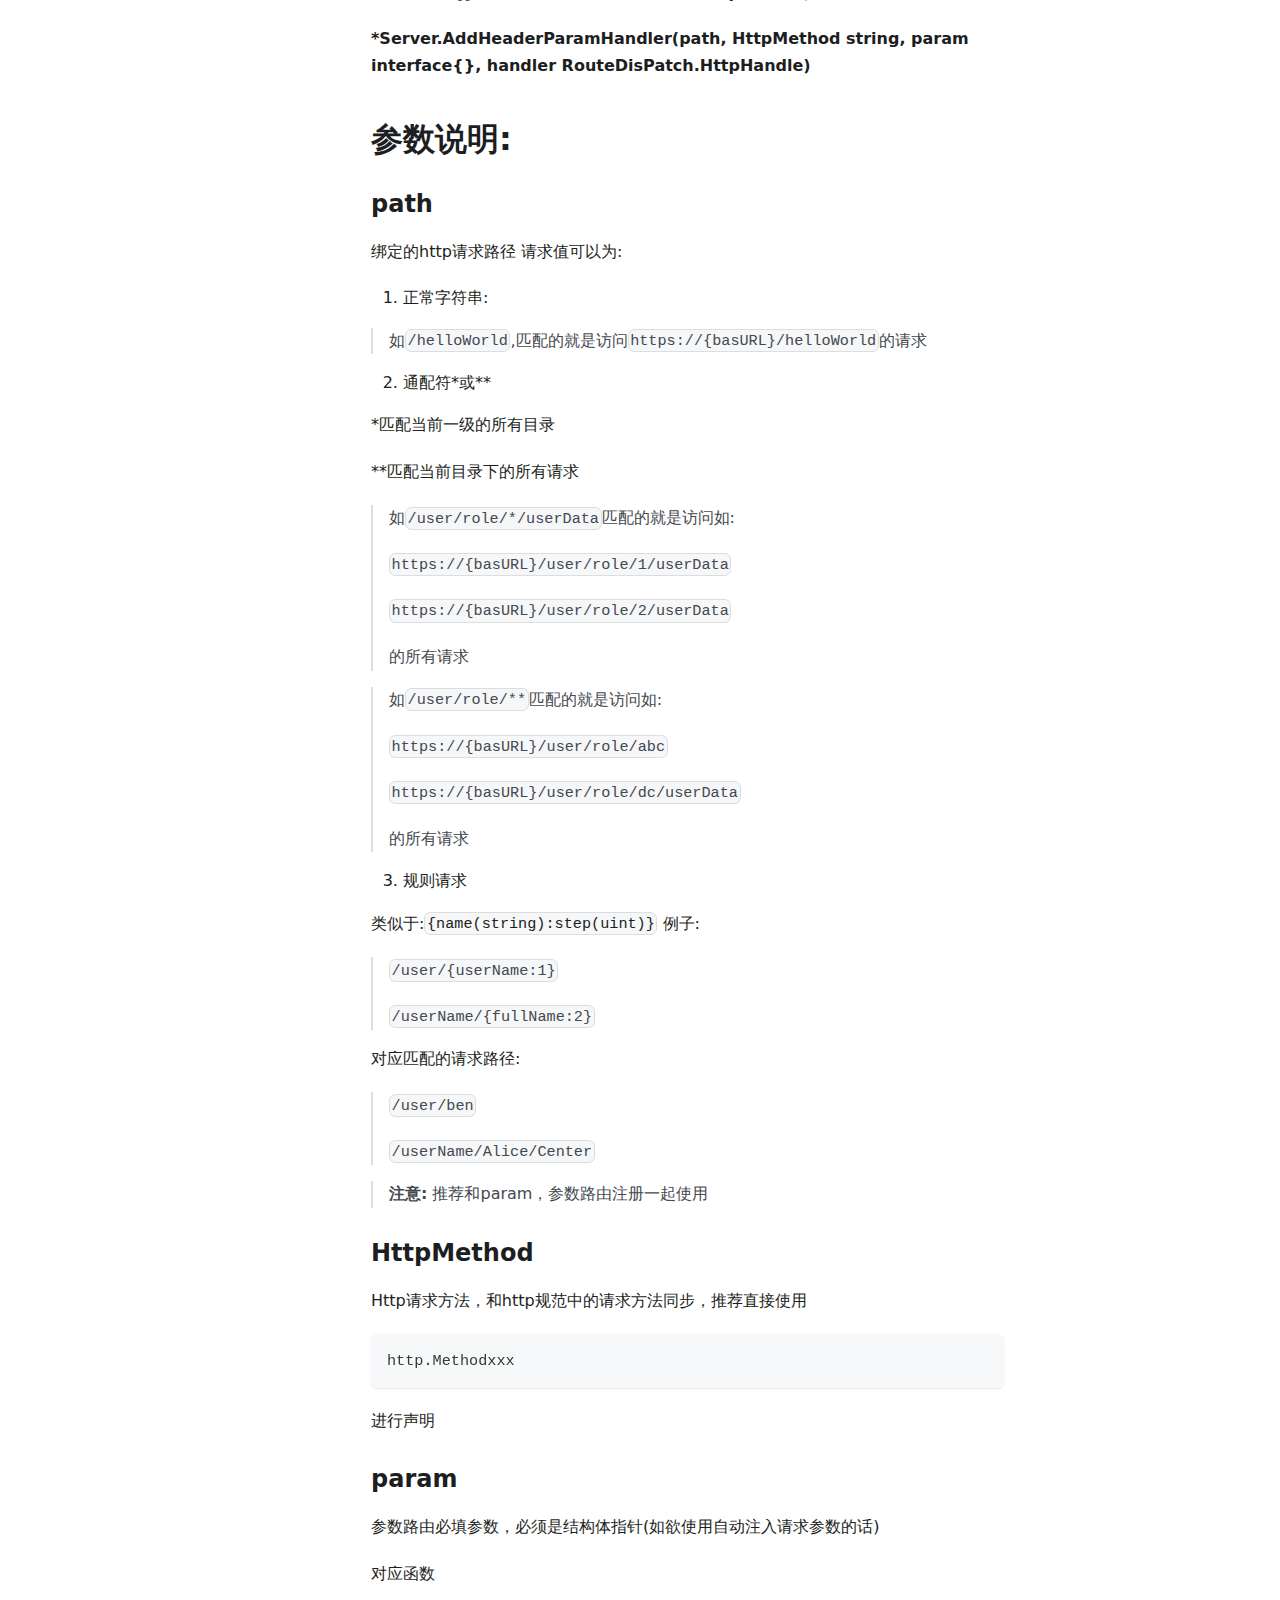
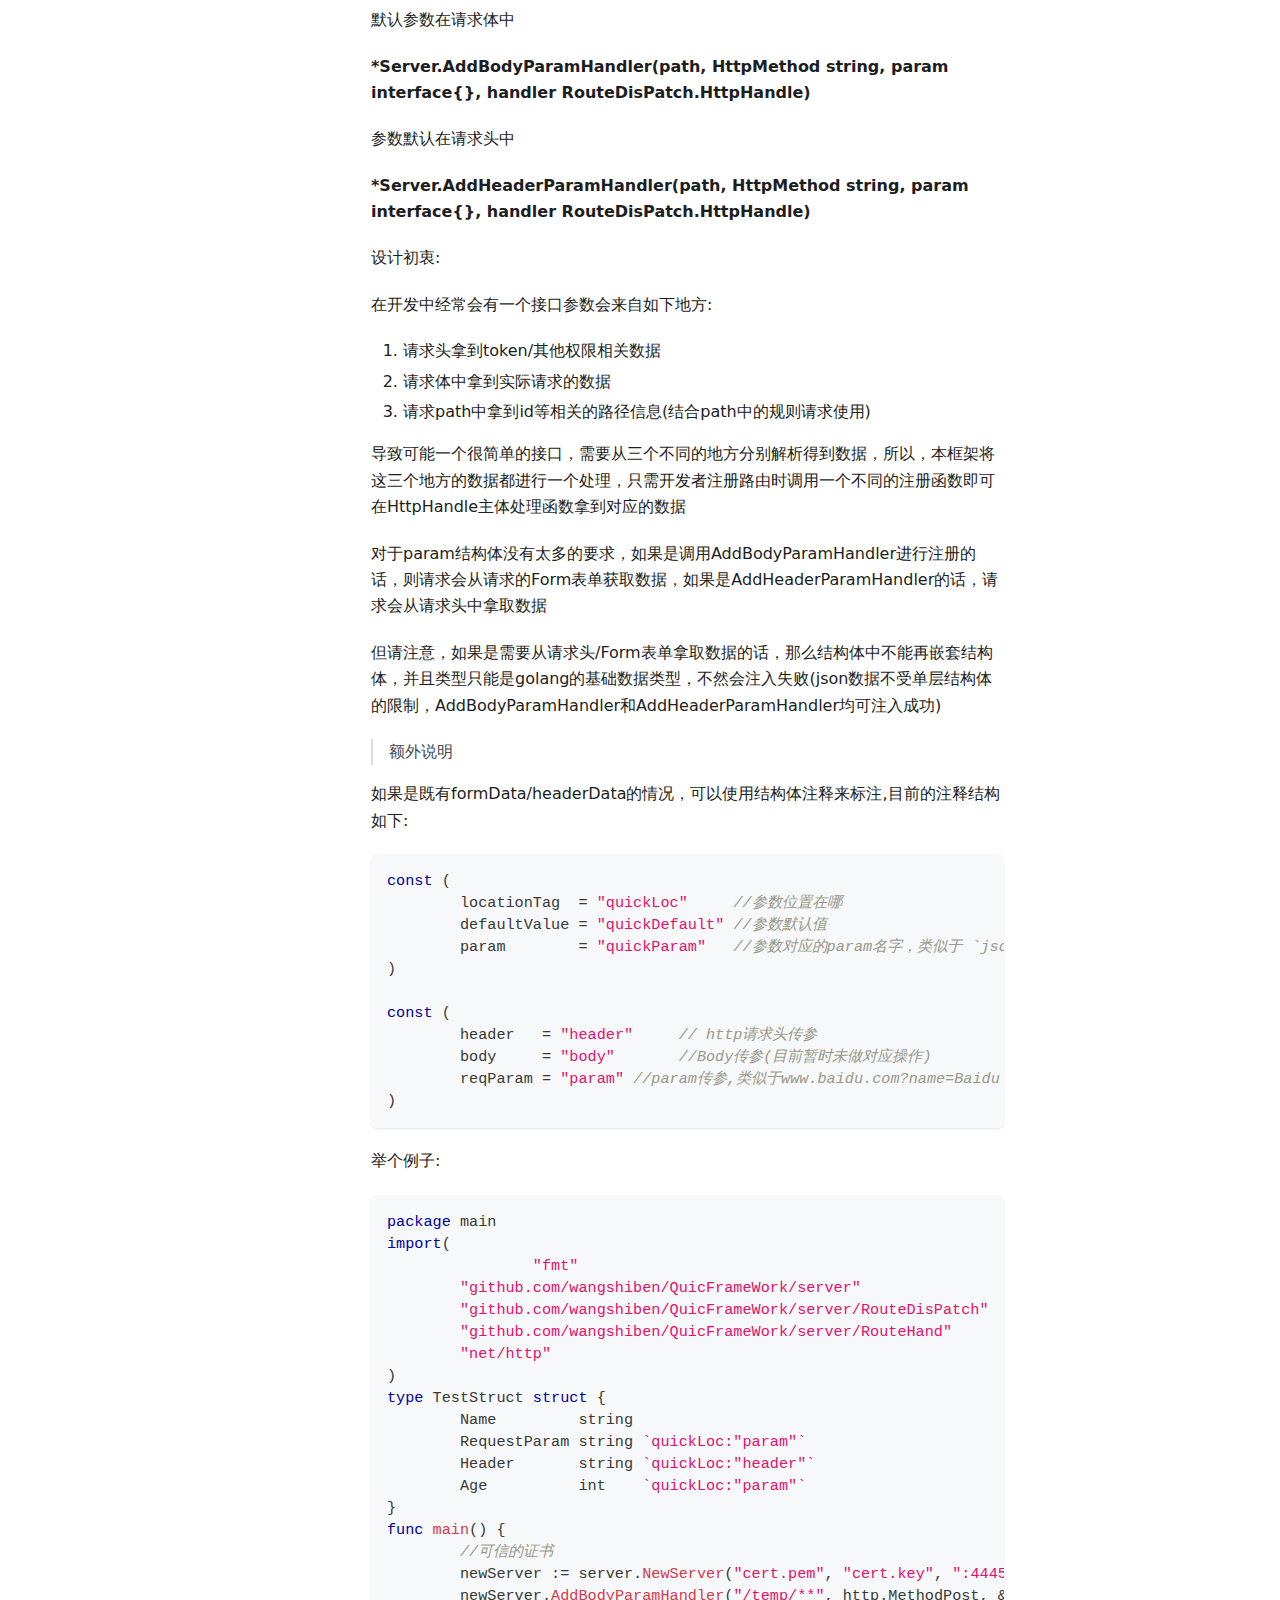
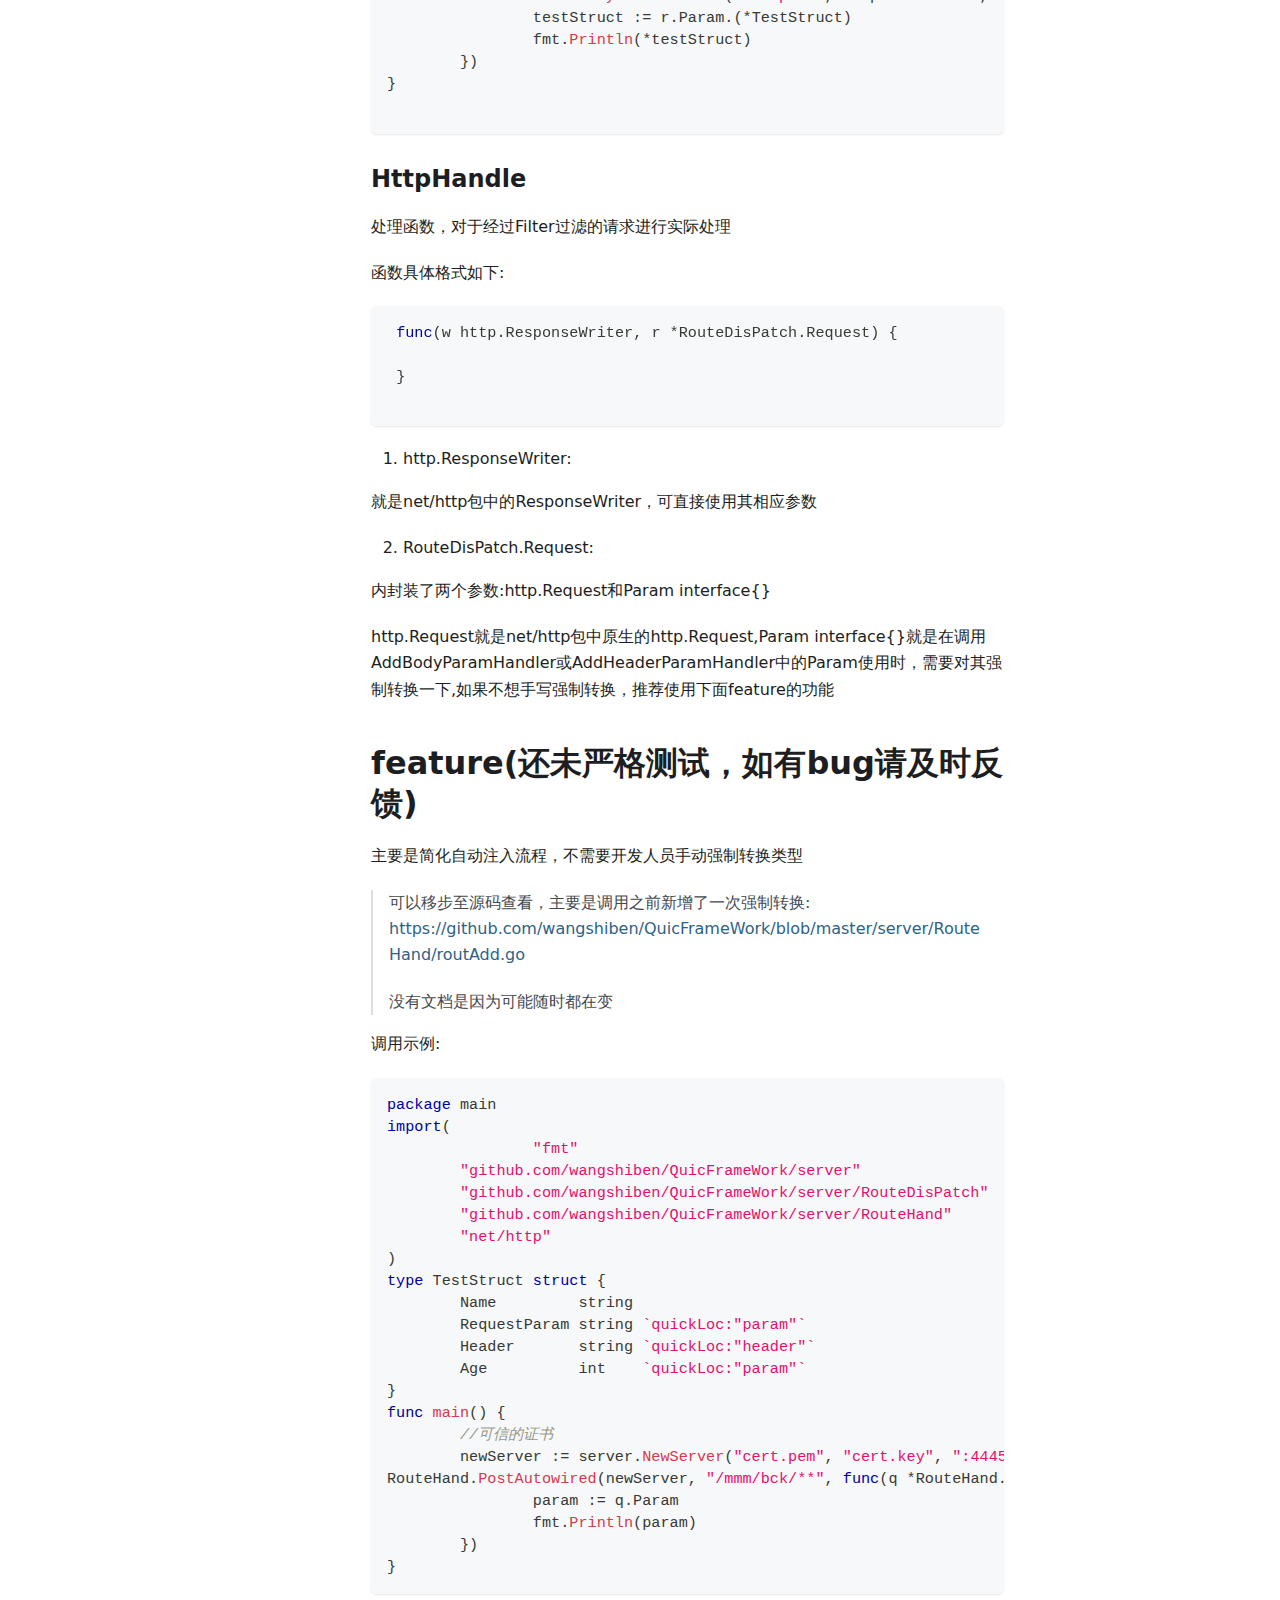
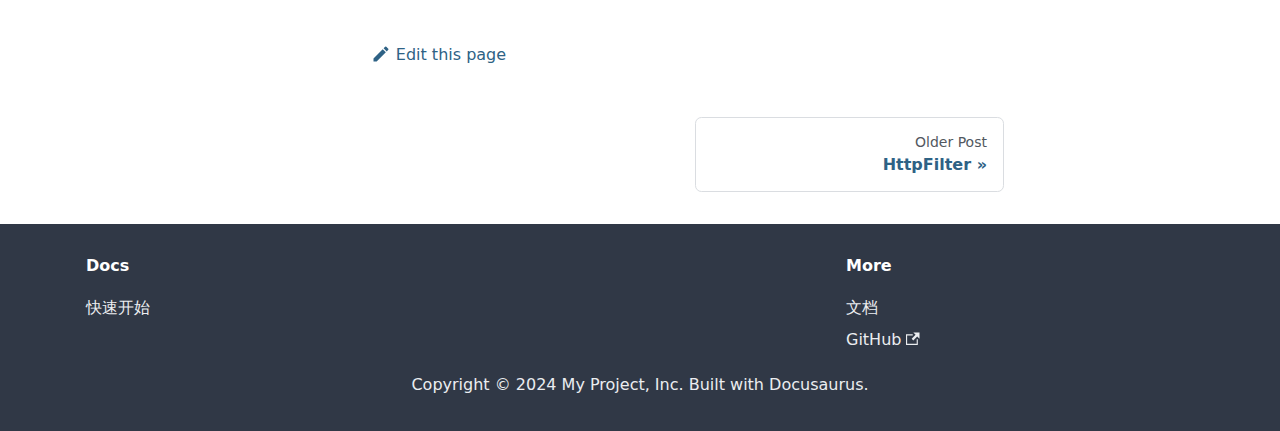
<file: blog/Handler/index.html>
<!doctype html>
<html lang="en" dir="ltr" class="blog-wrapper blog-post-page plugin-blog plugin-id-default" data-has-hydrated="false">
<head>
<meta charset="UTF-8">
<meta name="generator" content="Docusaurus v3.4.0">
<title data-rh="true">Handler | QuicFrameWork</title><meta data-rh="true" name="viewport" content="width=device-width,initial-scale=1"><meta data-rh="true" name="twitter:card" content="summary_large_image"><meta data-rh="true" property="og:image" content="https://github.com/img/logo.png"><meta data-rh="true" name="twitter:image" content="https://github.com/img/logo.png"><meta data-rh="true" property="og:url" content="https://github.com/blog/Handler"><meta data-rh="true" property="og:locale" content="en"><meta data-rh="true" name="docusaurus_locale" content="en"><meta data-rh="true" name="docusaurus_tag" content="default"><meta data-rh="true" name="docsearch:language" content="en"><meta data-rh="true" name="docsearch:docusaurus_tag" content="default"><meta data-rh="true" property="og:title" content="Handler | QuicFrameWork"><meta data-rh="true" name="description" content="用于处理HTTP请求并写入响应"><meta data-rh="true" property="og:description" content="用于处理HTTP请求并写入响应"><meta data-rh="true" property="og:type" content="article"><meta data-rh="true" property="article:published_time" content="2024-07-26T08:54:58.000Z"><link data-rh="true" rel="icon" href="/img/quicframe.ico"><link data-rh="true" rel="canonical" href="https://github.com/blog/Handler"><link data-rh="true" rel="alternate" href="https://github.com/blog/Handler" hreflang="en"><link data-rh="true" rel="alternate" href="https://github.com/blog/Handler" hreflang="x-default"><script data-rh="true" type="application/ld+json">{"@context":"https://schema.org","@type":"BlogPosting","@id":"https://github.com/blog/Handler","mainEntityOfPage":"https://github.com/blog/Handler","url":"https://github.com/blog/Handler","headline":"Handler","name":"Handler","description":"用于处理HTTP请求并写入响应","datePublished":"2024-07-26T08:54:58.000Z","author":[],"keywords":[],"isPartOf":{"@type":"Blog","@id":"https://github.com/blog","name":"Blog"}}</script><link rel="alternate" type="application/rss+xml" href="/blog/rss.xml" title="QuicFrameWork RSS Feed">
<link rel="alternate" type="application/atom+xml" href="/blog/atom.xml" title="QuicFrameWork Atom Feed"><link rel="stylesheet" href="/assets/css/styles.06bb342b.css">
<script src="/assets/js/runtime~main.2911e2c4.js" defer="defer"></script>
<script src="/assets/js/main.e15b5cfd.js" defer="defer"></script>
</head>
<body class="navigation-with-keyboard">
<script>!function(){function t(t){document.documentElement.setAttribute("data-theme",t)}var e=function(){try{return new URLSearchParams(window.location.search).get("docusaurus-theme")}catch(t){}}()||function(){try{return window.localStorage.getItem("theme")}catch(t){}}();t(null!==e?e:"light")}(),function(){try{const n=new URLSearchParams(window.location.search).entries();for(var[t,e]of n)if(t.startsWith("docusaurus-data-")){var a=t.replace("docusaurus-data-","data-");document.documentElement.setAttribute(a,e)}}catch(t){}}()</script><div id="__docusaurus"><div role="region" aria-label="Skip to main content"><a class="skipToContent_fXgn" href="#__docusaurus_skipToContent_fallback">Skip to main content</a></div><nav aria-label="Main" class="navbar navbar--fixed-top"><div class="navbar__inner"><div class="navbar__items"><button aria-label="Toggle navigation bar" aria-expanded="false" class="navbar__toggle clean-btn" type="button"><svg width="30" height="30" viewBox="0 0 30 30" aria-hidden="true"><path stroke="currentColor" stroke-linecap="round" stroke-miterlimit="10" stroke-width="2" d="M4 7h22M4 15h22M4 23h22"></path></svg></button><a class="navbar__brand" href="/"><div class="navbar__logo"><img src="/img/logo.png" alt="My Site Logo" class="themedComponent_mlkZ themedComponent--light_NVdE"><img src="/img/logo.png" alt="My Site Logo" class="themedComponent_mlkZ themedComponent--dark_xIcU"></div><b class="navbar__title text--truncate">QuicFrameWork</b></a><a class="navbar__item navbar__link" href="/docs/">快速开始</a><a aria-current="page" class="navbar__item navbar__link navbar__link--active" href="/blog">API文档</a></div><div class="navbar__items navbar__items--right"><a href="https://github.com/wangshiben/QuicFrameWork" target="_blank" rel="noopener noreferrer" class="navbar__item navbar__link">GitHub<svg width="13.5" height="13.5" aria-hidden="true" viewBox="0 0 24 24" class="iconExternalLink_nPIU"><path fill="currentColor" d="M21 13v10h-21v-19h12v2h-10v15h17v-8h2zm3-12h-10.988l4.035 4-6.977 7.07 2.828 2.828 6.977-7.07 4.125 4.172v-11z"></path></svg></a><div class="toggle_vylO colorModeToggle_DEke"><button class="clean-btn toggleButton_gllP toggleButtonDisabled_aARS" type="button" disabled="" title="Switch between dark and light mode (currently light mode)" aria-label="Switch between dark and light mode (currently light mode)" aria-live="polite"><svg viewBox="0 0 24 24" width="24" height="24" class="lightToggleIcon_pyhR"><path fill="currentColor" d="M12,9c1.65,0,3,1.35,3,3s-1.35,3-3,3s-3-1.35-3-3S10.35,9,12,9 M12,7c-2.76,0-5,2.24-5,5s2.24,5,5,5s5-2.24,5-5 S14.76,7,12,7L12,7z M2,13l2,0c0.55,0,1-0.45,1-1s-0.45-1-1-1l-2,0c-0.55,0-1,0.45-1,1S1.45,13,2,13z M20,13l2,0c0.55,0,1-0.45,1-1 s-0.45-1-1-1l-2,0c-0.55,0-1,0.45-1,1S19.45,13,20,13z M11,2v2c0,0.55,0.45,1,1,1s1-0.45,1-1V2c0-0.55-0.45-1-1-1S11,1.45,11,2z M11,20v2c0,0.55,0.45,1,1,1s1-0.45,1-1v-2c0-0.55-0.45-1-1-1C11.45,19,11,19.45,11,20z M5.99,4.58c-0.39-0.39-1.03-0.39-1.41,0 c-0.39,0.39-0.39,1.03,0,1.41l1.06,1.06c0.39,0.39,1.03,0.39,1.41,0s0.39-1.03,0-1.41L5.99,4.58z M18.36,16.95 c-0.39-0.39-1.03-0.39-1.41,0c-0.39,0.39-0.39,1.03,0,1.41l1.06,1.06c0.39,0.39,1.03,0.39,1.41,0c0.39-0.39,0.39-1.03,0-1.41 L18.36,16.95z M19.42,5.99c0.39-0.39,0.39-1.03,0-1.41c-0.39-0.39-1.03-0.39-1.41,0l-1.06,1.06c-0.39,0.39-0.39,1.03,0,1.41 s1.03,0.39,1.41,0L19.42,5.99z M7.05,18.36c0.39-0.39,0.39-1.03,0-1.41c-0.39-0.39-1.03-0.39-1.41,0l-1.06,1.06 c-0.39,0.39-0.39,1.03,0,1.41s1.03,0.39,1.41,0L7.05,18.36z"></path></svg><svg viewBox="0 0 24 24" width="24" height="24" class="darkToggleIcon_wfgR"><path fill="currentColor" d="M9.37,5.51C9.19,6.15,9.1,6.82,9.1,7.5c0,4.08,3.32,7.4,7.4,7.4c0.68,0,1.35-0.09,1.99-0.27C17.45,17.19,14.93,19,12,19 c-3.86,0-7-3.14-7-7C5,9.07,6.81,6.55,9.37,5.51z M12,3c-4.97,0-9,4.03-9,9s4.03,9,9,9s9-4.03,9-9c0-0.46-0.04-0.92-0.1-1.36 c-0.98,1.37-2.58,2.26-4.4,2.26c-2.98,0-5.4-2.42-5.4-5.4c0-1.81,0.89-3.42,2.26-4.4C12.92,3.04,12.46,3,12,3L12,3z"></path></svg></button></div><div class="navbarSearchContainer_Bca1"></div></div></div><div role="presentation" class="navbar-sidebar__backdrop"></div></nav><div id="__docusaurus_skipToContent_fallback" class="main-wrapper mainWrapper_z2l0"><div class="container margin-vert--lg"><div class="row"><aside class="col col--3"><nav class="sidebar_re4s thin-scrollbar" aria-label="Blog recent posts navigation"><div class="sidebarItemTitle_pO2u margin-bottom--md">Recent posts</div><ul class="sidebarItemList_Yudw clean-list"><li class="sidebarItem__DBe"><a aria-current="page" class="sidebarItemLink_mo7H sidebarItemLinkActive_I1ZP" href="/blog/Handler">Handler</a></li><li class="sidebarItem__DBe"><a class="sidebarItemLink_mo7H" href="/blog/HttpFilter">HttpFilter</a></li><li class="sidebarItem__DBe"><a class="sidebarItemLink_mo7H" href="/blog/README">API文档</a></li><li class="sidebarItem__DBe"><a class="sidebarItemLink_mo7H" href="/blog/Server">Server</a></li></ul></nav></aside><main class="col col--7"><article><header><h1 class="title_f1Hy">Handler</h1><div class="container_mt6G margin-vert--md"><time datetime="2024-07-26T08:54:58.000Z">July 26, 2024</time> · <!-- -->6 min read</div></header><div id="__blog-post-container" class="markdown"><p>用于处理HTTP请求并写入响应</p>
<h2 class="anchor anchorWithStickyNavbar_LWe7" id="对应函数">对应函数:<a class="hash-link" aria-label="Direct link to 对应函数:" title="Direct link to 对应函数:" href="/blog/Handler#对应函数">​</a></h2>
<blockquote>
<p>普通路由注册</p>
</blockquote>
<p><strong>*Server.AddHttpHandler(path, HttpMethod string, handler RouteDisPatch.HttpHandle)</strong></p>
<blockquote>
<p>参数路由注册(参数默认位置在请求体/请求头)</p>
<p>也有更方便的方式，请查看下文的feature</p>
</blockquote>
<p><strong>*Server.AddBodyParamHandler(path, HttpMethod string, param interface{}, handler RouteDisPatch.HttpHandle)</strong></p>
<p><strong>*Server.AddHeaderParamHandler(path, HttpMethod string, param interface{}, handler RouteDisPatch.HttpHandle)</strong></p>
<h2 class="anchor anchorWithStickyNavbar_LWe7" id="参数说明">参数说明:<a class="hash-link" aria-label="Direct link to 参数说明:" title="Direct link to 参数说明:" href="/blog/Handler#参数说明">​</a></h2>
<h3 class="anchor anchorWithStickyNavbar_LWe7" id="path">path<a class="hash-link" aria-label="Direct link to path" title="Direct link to path" href="/blog/Handler#path">​</a></h3>
<p>绑定的http请求路径
请求值可以为:</p>
<ol>
<li>正常字符串:</li>
</ol>
<blockquote>
<p>如<code>/helloWorld</code>,匹配的就是访问<code>https://{basURL}/helloWorld</code>的请求</p>
</blockquote>
<ol start="2">
<li>通配符*或**</li>
</ol>
<p>*匹配当前一级的所有目录</p>
<p>**匹配当前目录下的所有请求</p>
<blockquote>
<p>如<code>/user/role/*/userData</code>匹配的就是访问如:</p>
<p><code>https://{basURL}/user/role/1/userData</code></p>
<p><code>https://{basURL}/user/role/2/userData</code></p>
<p>的所有请求</p>
</blockquote>
<blockquote>
<p>如<code>/user/role/**</code>匹配的就是访问如:</p>
<p><code>https://{basURL}/user/role/abc</code></p>
<p><code>https://{basURL}/user/role/dc/userData</code></p>
<p>的所有请求</p>
</blockquote>
<ol start="3">
<li>规则请求</li>
</ol>
<p>类似于:<code>{name(string):step(uint)}</code>
例子:</p>
<blockquote>
<p><code>/user/{userName:1}</code></p>
<p><code>/userName/{fullName:2}</code></p>
</blockquote>
<p>对应匹配的请求路径:</p>
<blockquote>
<p><code>/user/ben</code></p>
<p><code>/userName/Alice/Center</code></p>
</blockquote>
<blockquote>
<p><strong>注意:</strong> 推荐和param，参数路由注册一起使用</p>
</blockquote>
<h3 class="anchor anchorWithStickyNavbar_LWe7" id="httpmethod">HttpMethod<a class="hash-link" aria-label="Direct link to HttpMethod" title="Direct link to HttpMethod" href="/blog/Handler#httpmethod">​</a></h3>
<p>Http请求方法，和http规范中的请求方法同步，推荐直接使用</p>
<div class="language-go codeBlockContainer_Ckt0 theme-code-block" style="--prism-color:#393A34;--prism-background-color:#f6f8fa"><div class="codeBlockContent_biex"><pre tabindex="0" class="prism-code language-go codeBlock_bY9V thin-scrollbar" style="color:#393A34;background-color:#f6f8fa"><code class="codeBlockLines_e6Vv"><span class="token-line" style="color:#393A34"><span class="token plain">http</span><span class="token punctuation" style="color:#393A34">.</span><span class="token plain">Methodxxx</span><br></span></code></pre><div class="buttonGroup__atx"><button type="button" aria-label="Copy code to clipboard" title="Copy" class="clean-btn"><span class="copyButtonIcons_eSgA" aria-hidden="true"><svg viewBox="0 0 24 24" class="copyButtonIcon_y97N"><path fill="currentColor" d="M19,21H8V7H19M19,5H8A2,2 0 0,0 6,7V21A2,2 0 0,0 8,23H19A2,2 0 0,0 21,21V7A2,2 0 0,0 19,5M16,1H4A2,2 0 0,0 2,3V17H4V3H16V1Z"></path></svg><svg viewBox="0 0 24 24" class="copyButtonSuccessIcon_LjdS"><path fill="currentColor" d="M21,7L9,19L3.5,13.5L4.91,12.09L9,16.17L19.59,5.59L21,7Z"></path></svg></span></button></div></div></div>
<p>进行声明</p>
<h3 class="anchor anchorWithStickyNavbar_LWe7" id="param">param<a class="hash-link" aria-label="Direct link to param" title="Direct link to param" href="/blog/Handler#param">​</a></h3>
<p>参数路由必填参数，必须是结构体指针(如欲使用自动注入请求参数的话)</p>
<p>对应函数</p>
<p>默认参数在请求体中</p>
<p><strong>*Server.AddBodyParamHandler(path, HttpMethod string, param interface{}, handler RouteDisPatch.HttpHandle)</strong></p>
<p>参数默认在请求头中</p>
<p><strong>*Server.AddHeaderParamHandler(path, HttpMethod string, param interface{}, handler RouteDisPatch.HttpHandle)</strong></p>
<p>设计初衷:</p>
<p>在开发中经常会有一个接口参数会来自如下地方:</p>
<ol>
<li>请求头拿到token/其他权限相关数据</li>
<li>请求体中拿到实际请求的数据</li>
<li>请求path中拿到id等相关的路径信息(结合path中的规则请求使用)</li>
</ol>
<p>导致可能一个很简单的接口，需要从三个不同的地方分别解析得到数据，所以，本框架将这三个地方的数据都进行一个处理，只需开发者注册路由时调用一个不同的注册函数即可在HttpHandle主体处理函数拿到对应的数据</p>
<p>对于param结构体没有太多的要求，如果是调用AddBodyParamHandler进行注册的话，则请求会从请求的Form表单获取数据，如果是AddHeaderParamHandler的话，请求会从请求头中拿取数据</p>
<p>但请注意，如果是需要从请求头/Form表单拿取数据的话，那么结构体中不能再嵌套结构体，并且类型只能是golang的基础数据类型，不然会注入失败(json数据不受单层结构体的限制，AddBodyParamHandler和AddHeaderParamHandler均可注入成功)</p>
<blockquote>
<p>额外说明</p>
</blockquote>
<p>如果是既有formData/headerData的情况，可以使用结构体注释来标注,目前的注释结构如下:</p>
<div class="language-go codeBlockContainer_Ckt0 theme-code-block" style="--prism-color:#393A34;--prism-background-color:#f6f8fa"><div class="codeBlockContent_biex"><pre tabindex="0" class="prism-code language-go codeBlock_bY9V thin-scrollbar" style="color:#393A34;background-color:#f6f8fa"><code class="codeBlockLines_e6Vv"><span class="token-line" style="color:#393A34"><span class="token keyword" style="color:#00009f">const</span><span class="token plain"> </span><span class="token punctuation" style="color:#393A34">(</span><span class="token plain"></span><br></span><span class="token-line" style="color:#393A34"><span class="token plain">	locationTag  </span><span class="token operator" style="color:#393A34">=</span><span class="token plain"> </span><span class="token string" style="color:#e3116c">&quot;quickLoc&quot;</span><span class="token plain">     </span><span class="token comment" style="color:#999988;font-style:italic">//参数位置在哪</span><span class="token plain"></span><br></span><span class="token-line" style="color:#393A34"><span class="token plain">	defaultValue </span><span class="token operator" style="color:#393A34">=</span><span class="token plain"> </span><span class="token string" style="color:#e3116c">&quot;quickDefault&quot;</span><span class="token plain"> </span><span class="token comment" style="color:#999988;font-style:italic">//参数默认值</span><span class="token plain"></span><br></span><span class="token-line" style="color:#393A34"><span class="token plain">	param        </span><span class="token operator" style="color:#393A34">=</span><span class="token plain"> </span><span class="token string" style="color:#e3116c">&quot;quickParam&quot;</span><span class="token plain">   </span><span class="token comment" style="color:#999988;font-style:italic">//参数对应的param名字，类似于 `json:&quot;name&quot;`</span><span class="token plain"></span><br></span><span class="token-line" style="color:#393A34"><span class="token plain"></span><span class="token punctuation" style="color:#393A34">)</span><span class="token plain"></span><br></span><span class="token-line" style="color:#393A34"><span class="token plain" style="display:inline-block"></span><br></span><span class="token-line" style="color:#393A34"><span class="token plain"></span><span class="token keyword" style="color:#00009f">const</span><span class="token plain"> </span><span class="token punctuation" style="color:#393A34">(</span><span class="token plain"></span><br></span><span class="token-line" style="color:#393A34"><span class="token plain">	header   </span><span class="token operator" style="color:#393A34">=</span><span class="token plain"> </span><span class="token string" style="color:#e3116c">&quot;header&quot;</span><span class="token plain">	</span><span class="token comment" style="color:#999988;font-style:italic">// http请求头传参</span><span class="token plain"></span><br></span><span class="token-line" style="color:#393A34"><span class="token plain">	body     </span><span class="token operator" style="color:#393A34">=</span><span class="token plain"> </span><span class="token string" style="color:#e3116c">&quot;body&quot;</span><span class="token plain">	</span><span class="token comment" style="color:#999988;font-style:italic">//Body传参(目前暂时未做对应操作)</span><span class="token plain"></span><br></span><span class="token-line" style="color:#393A34"><span class="token plain">	reqParam </span><span class="token operator" style="color:#393A34">=</span><span class="token plain"> </span><span class="token string" style="color:#e3116c">&quot;param&quot;</span><span class="token plain"> </span><span class="token comment" style="color:#999988;font-style:italic">//param传参,类似于www.baidu.com?name=Baidu</span><span class="token plain"></span><br></span><span class="token-line" style="color:#393A34"><span class="token plain"></span><span class="token punctuation" style="color:#393A34">)</span><br></span></code></pre><div class="buttonGroup__atx"><button type="button" aria-label="Copy code to clipboard" title="Copy" class="clean-btn"><span class="copyButtonIcons_eSgA" aria-hidden="true"><svg viewBox="0 0 24 24" class="copyButtonIcon_y97N"><path fill="currentColor" d="M19,21H8V7H19M19,5H8A2,2 0 0,0 6,7V21A2,2 0 0,0 8,23H19A2,2 0 0,0 21,21V7A2,2 0 0,0 19,5M16,1H4A2,2 0 0,0 2,3V17H4V3H16V1Z"></path></svg><svg viewBox="0 0 24 24" class="copyButtonSuccessIcon_LjdS"><path fill="currentColor" d="M21,7L9,19L3.5,13.5L4.91,12.09L9,16.17L19.59,5.59L21,7Z"></path></svg></span></button></div></div></div>
<p>举个例子:</p>
<div class="language-go codeBlockContainer_Ckt0 theme-code-block" style="--prism-color:#393A34;--prism-background-color:#f6f8fa"><div class="codeBlockContent_biex"><pre tabindex="0" class="prism-code language-go codeBlock_bY9V thin-scrollbar" style="color:#393A34;background-color:#f6f8fa"><code class="codeBlockLines_e6Vv"><span class="token-line" style="color:#393A34"><span class="token keyword" style="color:#00009f">package</span><span class="token plain"> main</span><br></span><span class="token-line" style="color:#393A34"><span class="token plain"></span><span class="token keyword" style="color:#00009f">import</span><span class="token punctuation" style="color:#393A34">(</span><span class="token plain"></span><br></span><span class="token-line" style="color:#393A34"><span class="token plain">		</span><span class="token string" style="color:#e3116c">&quot;fmt&quot;</span><span class="token plain"></span><br></span><span class="token-line" style="color:#393A34"><span class="token plain">	</span><span class="token string" style="color:#e3116c">&quot;github.com/wangshiben/QuicFrameWork/server&quot;</span><span class="token plain"></span><br></span><span class="token-line" style="color:#393A34"><span class="token plain">	</span><span class="token string" style="color:#e3116c">&quot;github.com/wangshiben/QuicFrameWork/server/RouteDisPatch&quot;</span><span class="token plain"></span><br></span><span class="token-line" style="color:#393A34"><span class="token plain">	</span><span class="token string" style="color:#e3116c">&quot;github.com/wangshiben/QuicFrameWork/server/RouteHand&quot;</span><span class="token plain"></span><br></span><span class="token-line" style="color:#393A34"><span class="token plain">	</span><span class="token string" style="color:#e3116c">&quot;net/http&quot;</span><span class="token plain"></span><br></span><span class="token-line" style="color:#393A34"><span class="token plain"></span><span class="token punctuation" style="color:#393A34">)</span><span class="token plain"></span><br></span><span class="token-line" style="color:#393A34"><span class="token plain"></span><span class="token keyword" style="color:#00009f">type</span><span class="token plain"> TestStruct </span><span class="token keyword" style="color:#00009f">struct</span><span class="token plain"> </span><span class="token punctuation" style="color:#393A34">{</span><span class="token plain"></span><br></span><span class="token-line" style="color:#393A34"><span class="token plain">	Name         </span><span class="token builtin">string</span><span class="token plain"></span><br></span><span class="token-line" style="color:#393A34"><span class="token plain">	RequestParam </span><span class="token builtin">string</span><span class="token plain"> </span><span class="token string" style="color:#e3116c">`quickLoc:&quot;param&quot;`</span><span class="token plain"></span><br></span><span class="token-line" style="color:#393A34"><span class="token plain">	Header       </span><span class="token builtin">string</span><span class="token plain"> </span><span class="token string" style="color:#e3116c">`quickLoc:&quot;header&quot;`</span><span class="token plain"></span><br></span><span class="token-line" style="color:#393A34"><span class="token plain">	Age          </span><span class="token builtin">int</span><span class="token plain">    </span><span class="token string" style="color:#e3116c">`quickLoc:&quot;param&quot;`</span><span class="token plain"></span><br></span><span class="token-line" style="color:#393A34"><span class="token plain"></span><span class="token punctuation" style="color:#393A34">}</span><span class="token plain"></span><br></span><span class="token-line" style="color:#393A34"><span class="token plain"></span><span class="token keyword" style="color:#00009f">func</span><span class="token plain"> </span><span class="token function" style="color:#d73a49">main</span><span class="token punctuation" style="color:#393A34">(</span><span class="token punctuation" style="color:#393A34">)</span><span class="token plain"> </span><span class="token punctuation" style="color:#393A34">{</span><span class="token plain"></span><br></span><span class="token-line" style="color:#393A34"><span class="token plain">	</span><span class="token comment" style="color:#999988;font-style:italic">//可信的证书</span><span class="token plain"></span><br></span><span class="token-line" style="color:#393A34"><span class="token plain">	newServer </span><span class="token operator" style="color:#393A34">:=</span><span class="token plain"> server</span><span class="token punctuation" style="color:#393A34">.</span><span class="token function" style="color:#d73a49">NewServer</span><span class="token punctuation" style="color:#393A34">(</span><span class="token string" style="color:#e3116c">&quot;cert.pem&quot;</span><span class="token punctuation" style="color:#393A34">,</span><span class="token plain"> </span><span class="token string" style="color:#e3116c">&quot;cert.key&quot;</span><span class="token punctuation" style="color:#393A34">,</span><span class="token plain"> </span><span class="token string" style="color:#e3116c">&quot;:4445&quot;</span><span class="token punctuation" style="color:#393A34">)</span><span class="token plain"></span><br></span><span class="token-line" style="color:#393A34"><span class="token plain">	newServer</span><span class="token punctuation" style="color:#393A34">.</span><span class="token function" style="color:#d73a49">AddBodyParamHandler</span><span class="token punctuation" style="color:#393A34">(</span><span class="token string" style="color:#e3116c">&quot;/temp/**&quot;</span><span class="token punctuation" style="color:#393A34">,</span><span class="token plain"> http</span><span class="token punctuation" style="color:#393A34">.</span><span class="token plain">MethodPost</span><span class="token punctuation" style="color:#393A34">,</span><span class="token plain"> </span><span class="token operator" style="color:#393A34">&amp;</span><span class="token plain">TestStruct</span><span class="token punctuation" style="color:#393A34">{</span><span class="token punctuation" style="color:#393A34">}</span><span class="token punctuation" style="color:#393A34">,</span><span class="token plain"> </span><span class="token keyword" style="color:#00009f">func</span><span class="token punctuation" style="color:#393A34">(</span><span class="token plain">w http</span><span class="token punctuation" style="color:#393A34">.</span><span class="token plain">ResponseWriter</span><span class="token punctuation" style="color:#393A34">,</span><span class="token plain"> r </span><span class="token operator" style="color:#393A34">*</span><span class="token plain">RouteDisPatch</span><span class="token punctuation" style="color:#393A34">.</span><span class="token plain">Request</span><span class="token punctuation" style="color:#393A34">)</span><span class="token plain"> </span><span class="token punctuation" style="color:#393A34">{</span><span class="token plain"></span><br></span><span class="token-line" style="color:#393A34"><span class="token plain">		testStruct </span><span class="token operator" style="color:#393A34">:=</span><span class="token plain"> r</span><span class="token punctuation" style="color:#393A34">.</span><span class="token plain">Param</span><span class="token punctuation" style="color:#393A34">.</span><span class="token punctuation" style="color:#393A34">(</span><span class="token operator" style="color:#393A34">*</span><span class="token plain">TestStruct</span><span class="token punctuation" style="color:#393A34">)</span><span class="token plain"></span><br></span><span class="token-line" style="color:#393A34"><span class="token plain">		fmt</span><span class="token punctuation" style="color:#393A34">.</span><span class="token function" style="color:#d73a49">Println</span><span class="token punctuation" style="color:#393A34">(</span><span class="token operator" style="color:#393A34">*</span><span class="token plain">testStruct</span><span class="token punctuation" style="color:#393A34">)</span><span class="token plain"></span><br></span><span class="token-line" style="color:#393A34"><span class="token plain">	</span><span class="token punctuation" style="color:#393A34">}</span><span class="token punctuation" style="color:#393A34">)</span><span class="token plain"></span><br></span><span class="token-line" style="color:#393A34"><span class="token plain"></span><span class="token punctuation" style="color:#393A34">}</span><span class="token plain"></span><br></span><span class="token-line" style="color:#393A34"><span class="token plain" style="display:inline-block"></span><br></span></code></pre><div class="buttonGroup__atx"><button type="button" aria-label="Copy code to clipboard" title="Copy" class="clean-btn"><span class="copyButtonIcons_eSgA" aria-hidden="true"><svg viewBox="0 0 24 24" class="copyButtonIcon_y97N"><path fill="currentColor" d="M19,21H8V7H19M19,5H8A2,2 0 0,0 6,7V21A2,2 0 0,0 8,23H19A2,2 0 0,0 21,21V7A2,2 0 0,0 19,5M16,1H4A2,2 0 0,0 2,3V17H4V3H16V1Z"></path></svg><svg viewBox="0 0 24 24" class="copyButtonSuccessIcon_LjdS"><path fill="currentColor" d="M21,7L9,19L3.5,13.5L4.91,12.09L9,16.17L19.59,5.59L21,7Z"></path></svg></span></button></div></div></div>
<h3 class="anchor anchorWithStickyNavbar_LWe7" id="httphandle">HttpHandle<a class="hash-link" aria-label="Direct link to HttpHandle" title="Direct link to HttpHandle" href="/blog/Handler#httphandle">​</a></h3>
<p>处理函数，对于经过Filter过滤的请求进行实际处理</p>
<p>函数具体格式如下:</p>
<div class="language-go codeBlockContainer_Ckt0 theme-code-block" style="--prism-color:#393A34;--prism-background-color:#f6f8fa"><div class="codeBlockContent_biex"><pre tabindex="0" class="prism-code language-go codeBlock_bY9V thin-scrollbar" style="color:#393A34;background-color:#f6f8fa"><code class="codeBlockLines_e6Vv"><span class="token-line" style="color:#393A34"><span class="token plain"> </span><span class="token keyword" style="color:#00009f">func</span><span class="token punctuation" style="color:#393A34">(</span><span class="token plain">w http</span><span class="token punctuation" style="color:#393A34">.</span><span class="token plain">ResponseWriter</span><span class="token punctuation" style="color:#393A34">,</span><span class="token plain"> r </span><span class="token operator" style="color:#393A34">*</span><span class="token plain">RouteDisPatch</span><span class="token punctuation" style="color:#393A34">.</span><span class="token plain">Request</span><span class="token punctuation" style="color:#393A34">)</span><span class="token plain"> </span><span class="token punctuation" style="color:#393A34">{</span><span class="token plain"></span><br></span><span class="token-line" style="color:#393A34"><span class="token plain" style="display:inline-block"></span><br></span><span class="token-line" style="color:#393A34"><span class="token plain"> </span><span class="token punctuation" style="color:#393A34">}</span><span class="token plain"></span><br></span><span class="token-line" style="color:#393A34"><span class="token plain" style="display:inline-block"></span><br></span></code></pre><div class="buttonGroup__atx"><button type="button" aria-label="Copy code to clipboard" title="Copy" class="clean-btn"><span class="copyButtonIcons_eSgA" aria-hidden="true"><svg viewBox="0 0 24 24" class="copyButtonIcon_y97N"><path fill="currentColor" d="M19,21H8V7H19M19,5H8A2,2 0 0,0 6,7V21A2,2 0 0,0 8,23H19A2,2 0 0,0 21,21V7A2,2 0 0,0 19,5M16,1H4A2,2 0 0,0 2,3V17H4V3H16V1Z"></path></svg><svg viewBox="0 0 24 24" class="copyButtonSuccessIcon_LjdS"><path fill="currentColor" d="M21,7L9,19L3.5,13.5L4.91,12.09L9,16.17L19.59,5.59L21,7Z"></path></svg></span></button></div></div></div>
<ol>
<li>http.ResponseWriter:</li>
</ol>
<p>就是net/http包中的ResponseWriter，可直接使用其相应参数</p>
<ol start="2">
<li>RouteDisPatch.Request:</li>
</ol>
<p>内封装了两个参数<!-- -->:http<!-- -->.Request和Param interface{}</p>
<p>http.Request就是net/http包中原生的http.Request,Param interface{}就是在调用AddBodyParamHandler或AddHeaderParamHandler中的Param 使用时，需要对其强制转换一下,如果不想手写强制转换，推荐使用下面feature的功能</p>
<h2 class="anchor anchorWithStickyNavbar_LWe7" id="feature还未严格测试如有bug请及时反馈">feature(还未严格测试，如有bug请及时反馈)<a class="hash-link" aria-label="Direct link to feature(还未严格测试，如有bug请及时反馈)" title="Direct link to feature(还未严格测试，如有bug请及时反馈)" href="/blog/Handler#feature还未严格测试如有bug请及时反馈">​</a></h2>
<p>主要是简化自动注入流程，不需要开发人员手动强制转换类型</p>
<blockquote>
<p>可以移步至源码查看，主要是调用之前新增了一次强制转换:
<a href="https://github.com/wangshiben/QuicFrameWork/blob/master/server/RouteHand/routAdd.go" target="_blank" rel="noopener noreferrer">https://github.com/wangshiben/QuicFrameWork/blob/master/server/RouteHand/routAdd.go</a></p>
<p>没有文档是因为可能随时都在变</p>
</blockquote>
<p>调用示例:</p>
<div class="language-go codeBlockContainer_Ckt0 theme-code-block" style="--prism-color:#393A34;--prism-background-color:#f6f8fa"><div class="codeBlockContent_biex"><pre tabindex="0" class="prism-code language-go codeBlock_bY9V thin-scrollbar" style="color:#393A34;background-color:#f6f8fa"><code class="codeBlockLines_e6Vv"><span class="token-line" style="color:#393A34"><span class="token keyword" style="color:#00009f">package</span><span class="token plain"> main</span><br></span><span class="token-line" style="color:#393A34"><span class="token plain"></span><span class="token keyword" style="color:#00009f">import</span><span class="token punctuation" style="color:#393A34">(</span><span class="token plain"></span><br></span><span class="token-line" style="color:#393A34"><span class="token plain">		</span><span class="token string" style="color:#e3116c">&quot;fmt&quot;</span><span class="token plain"></span><br></span><span class="token-line" style="color:#393A34"><span class="token plain">	</span><span class="token string" style="color:#e3116c">&quot;github.com/wangshiben/QuicFrameWork/server&quot;</span><span class="token plain"></span><br></span><span class="token-line" style="color:#393A34"><span class="token plain">	</span><span class="token string" style="color:#e3116c">&quot;github.com/wangshiben/QuicFrameWork/server/RouteDisPatch&quot;</span><span class="token plain"></span><br></span><span class="token-line" style="color:#393A34"><span class="token plain">	</span><span class="token string" style="color:#e3116c">&quot;github.com/wangshiben/QuicFrameWork/server/RouteHand&quot;</span><span class="token plain"></span><br></span><span class="token-line" style="color:#393A34"><span class="token plain">	</span><span class="token string" style="color:#e3116c">&quot;net/http&quot;</span><span class="token plain"></span><br></span><span class="token-line" style="color:#393A34"><span class="token plain"></span><span class="token punctuation" style="color:#393A34">)</span><span class="token plain"></span><br></span><span class="token-line" style="color:#393A34"><span class="token plain"></span><span class="token keyword" style="color:#00009f">type</span><span class="token plain"> TestStruct </span><span class="token keyword" style="color:#00009f">struct</span><span class="token plain"> </span><span class="token punctuation" style="color:#393A34">{</span><span class="token plain"></span><br></span><span class="token-line" style="color:#393A34"><span class="token plain">	Name         </span><span class="token builtin">string</span><span class="token plain"></span><br></span><span class="token-line" style="color:#393A34"><span class="token plain">	RequestParam </span><span class="token builtin">string</span><span class="token plain"> </span><span class="token string" style="color:#e3116c">`quickLoc:&quot;param&quot;`</span><span class="token plain"></span><br></span><span class="token-line" style="color:#393A34"><span class="token plain">	Header       </span><span class="token builtin">string</span><span class="token plain"> </span><span class="token string" style="color:#e3116c">`quickLoc:&quot;header&quot;`</span><span class="token plain"></span><br></span><span class="token-line" style="color:#393A34"><span class="token plain">	Age          </span><span class="token builtin">int</span><span class="token plain">    </span><span class="token string" style="color:#e3116c">`quickLoc:&quot;param&quot;`</span><span class="token plain"></span><br></span><span class="token-line" style="color:#393A34"><span class="token plain"></span><span class="token punctuation" style="color:#393A34">}</span><span class="token plain"></span><br></span><span class="token-line" style="color:#393A34"><span class="token plain"></span><span class="token keyword" style="color:#00009f">func</span><span class="token plain"> </span><span class="token function" style="color:#d73a49">main</span><span class="token punctuation" style="color:#393A34">(</span><span class="token punctuation" style="color:#393A34">)</span><span class="token plain"> </span><span class="token punctuation" style="color:#393A34">{</span><span class="token plain"></span><br></span><span class="token-line" style="color:#393A34"><span class="token plain">	</span><span class="token comment" style="color:#999988;font-style:italic">//可信的证书</span><span class="token plain"></span><br></span><span class="token-line" style="color:#393A34"><span class="token plain">	newServer </span><span class="token operator" style="color:#393A34">:=</span><span class="token plain"> server</span><span class="token punctuation" style="color:#393A34">.</span><span class="token function" style="color:#d73a49">NewServer</span><span class="token punctuation" style="color:#393A34">(</span><span class="token string" style="color:#e3116c">&quot;cert.pem&quot;</span><span class="token punctuation" style="color:#393A34">,</span><span class="token plain"> </span><span class="token string" style="color:#e3116c">&quot;cert.key&quot;</span><span class="token punctuation" style="color:#393A34">,</span><span class="token plain"> </span><span class="token string" style="color:#e3116c">&quot;:4445&quot;</span><span class="token punctuation" style="color:#393A34">)</span><span class="token plain"></span><br></span><span class="token-line" style="color:#393A34"><span class="token plain">RouteHand</span><span class="token punctuation" style="color:#393A34">.</span><span class="token function" style="color:#d73a49">PostAutowired</span><span class="token punctuation" style="color:#393A34">(</span><span class="token plain">newServer</span><span class="token punctuation" style="color:#393A34">,</span><span class="token plain"> </span><span class="token string" style="color:#e3116c">&quot;/mmm/bck/**&quot;</span><span class="token punctuation" style="color:#393A34">,</span><span class="token plain"> </span><span class="token keyword" style="color:#00009f">func</span><span class="token punctuation" style="color:#393A34">(</span><span class="token plain">q </span><span class="token operator" style="color:#393A34">*</span><span class="token plain">RouteHand</span><span class="token punctuation" style="color:#393A34">.</span><span class="token plain">QuickFrameWork</span><span class="token punctuation" style="color:#393A34">[</span><span class="token plain">TestStruct</span><span class="token punctuation" style="color:#393A34">]</span><span class="token punctuation" style="color:#393A34">)</span><span class="token plain"> </span><span class="token punctuation" style="color:#393A34">{</span><span class="token plain"></span><br></span><span class="token-line" style="color:#393A34"><span class="token plain">		param </span><span class="token operator" style="color:#393A34">:=</span><span class="token plain"> q</span><span class="token punctuation" style="color:#393A34">.</span><span class="token plain">Param</span><br></span><span class="token-line" style="color:#393A34"><span class="token plain">		fmt</span><span class="token punctuation" style="color:#393A34">.</span><span class="token function" style="color:#d73a49">Println</span><span class="token punctuation" style="color:#393A34">(</span><span class="token plain">param</span><span class="token punctuation" style="color:#393A34">)</span><span class="token plain"></span><br></span><span class="token-line" style="color:#393A34"><span class="token plain">	</span><span class="token punctuation" style="color:#393A34">}</span><span class="token punctuation" style="color:#393A34">)</span><span class="token plain"></span><br></span><span class="token-line" style="color:#393A34"><span class="token plain"></span><span class="token punctuation" style="color:#393A34">}</span><br></span></code></pre><div class="buttonGroup__atx"><button type="button" aria-label="Copy code to clipboard" title="Copy" class="clean-btn"><span class="copyButtonIcons_eSgA" aria-hidden="true"><svg viewBox="0 0 24 24" class="copyButtonIcon_y97N"><path fill="currentColor" d="M19,21H8V7H19M19,5H8A2,2 0 0,0 6,7V21A2,2 0 0,0 8,23H19A2,2 0 0,0 21,21V7A2,2 0 0,0 19,5M16,1H4A2,2 0 0,0 2,3V17H4V3H16V1Z"></path></svg><svg viewBox="0 0 24 24" class="copyButtonSuccessIcon_LjdS"><path fill="currentColor" d="M21,7L9,19L3.5,13.5L4.91,12.09L9,16.17L19.59,5.59L21,7Z"></path></svg></span></button></div></div></div></div><footer class="docusaurus-mt-lg"><div class="row margin-top--sm theme-blog-footer-edit-meta-row"><div class="col"><a href="https://github.com/QuicFrameworkDoc/doc/tree/main/blog/blog/Handler.md" target="_blank" rel="noopener noreferrer" class="theme-edit-this-page"><svg fill="currentColor" height="20" width="20" viewBox="0 0 40 40" class="iconEdit_Z9Sw" aria-hidden="true"><g><path d="m34.5 11.7l-3 3.1-6.3-6.3 3.1-3q0.5-0.5 1.2-0.5t1.1 0.5l3.9 3.9q0.5 0.4 0.5 1.1t-0.5 1.2z m-29.5 17.1l18.4-18.5 6.3 6.3-18.4 18.4h-6.3v-6.2z"></path></g></svg>Edit this page</a></div><div class="col lastUpdated_JAkA"></div></div></footer></article><nav class="pagination-nav docusaurus-mt-lg" aria-label="Blog post page navigation"><a class="pagination-nav__link pagination-nav__link--next" href="/blog/HttpFilter"><div class="pagination-nav__sublabel">Older Post</div><div class="pagination-nav__label">HttpFilter</div></a></nav></main><div class="col col--2"><div class="tableOfContents_bqdL thin-scrollbar"><ul class="table-of-contents table-of-contents__left-border"><li><a class="table-of-contents__link toc-highlight" href="/blog/Handler#对应函数">对应函数:</a></li><li><a class="table-of-contents__link toc-highlight" href="/blog/Handler#参数说明">参数说明:</a><ul><li><a class="table-of-contents__link toc-highlight" href="/blog/Handler#path">path</a></li><li><a class="table-of-contents__link toc-highlight" href="/blog/Handler#httpmethod">HttpMethod</a></li><li><a class="table-of-contents__link toc-highlight" href="/blog/Handler#param">param</a></li><li><a class="table-of-contents__link toc-highlight" href="/blog/Handler#httphandle">HttpHandle</a></li></ul></li><li><a class="table-of-contents__link toc-highlight" href="/blog/Handler#feature还未严格测试如有bug请及时反馈">feature(还未严格测试，如有bug请及时反馈)</a></li></ul></div></div></div></div></div><footer class="footer footer--dark"><div class="container container-fluid"><div class="row footer__links"><div class="col footer__col"><div class="footer__title">Docs</div><ul class="footer__items clean-list"><li class="footer__item"><a class="footer__link-item" href="/docs/intro">快速开始</a></li></ul></div><div class="col footer__col"><div class="footer__title"></div><ul class="footer__items clean-list"></ul></div><div class="col footer__col"><div class="footer__title">More</div><ul class="footer__items clean-list"><li class="footer__item"><a class="footer__link-item" href="/blog">文档</a></li><li class="footer__item"><a href="https://github.com/wangshiben/QuicFrameWork" target="_blank" rel="noopener noreferrer" class="footer__link-item">GitHub<svg width="13.5" height="13.5" aria-hidden="true" viewBox="0 0 24 24" class="iconExternalLink_nPIU"><path fill="currentColor" d="M21 13v10h-21v-19h12v2h-10v15h17v-8h2zm3-12h-10.988l4.035 4-6.977 7.07 2.828 2.828 6.977-7.07 4.125 4.172v-11z"></path></svg></a></li></ul></div></div><div class="footer__bottom text--center"><div class="footer__copyright">Copyright © 2024 My Project, Inc. Built with Docusaurus.</div></div></div></footer></div>
</body>
</html>
</file>
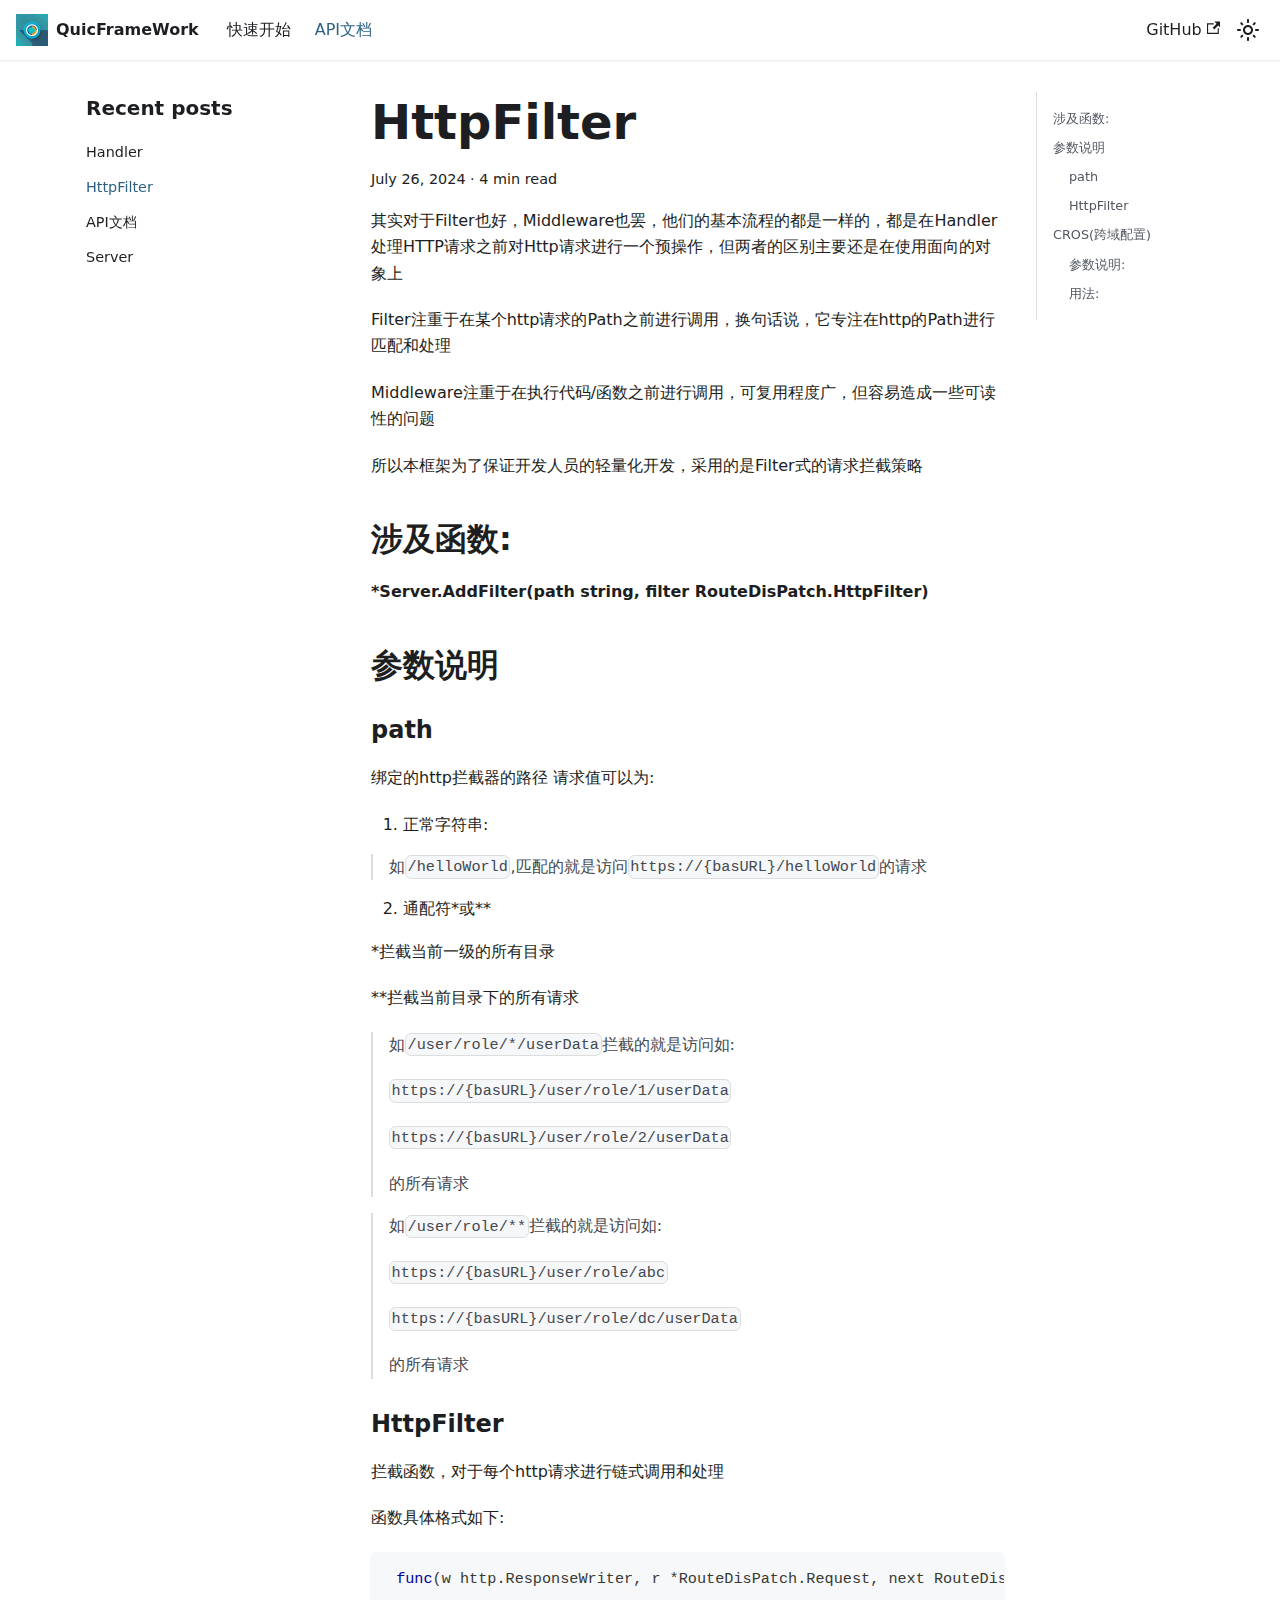
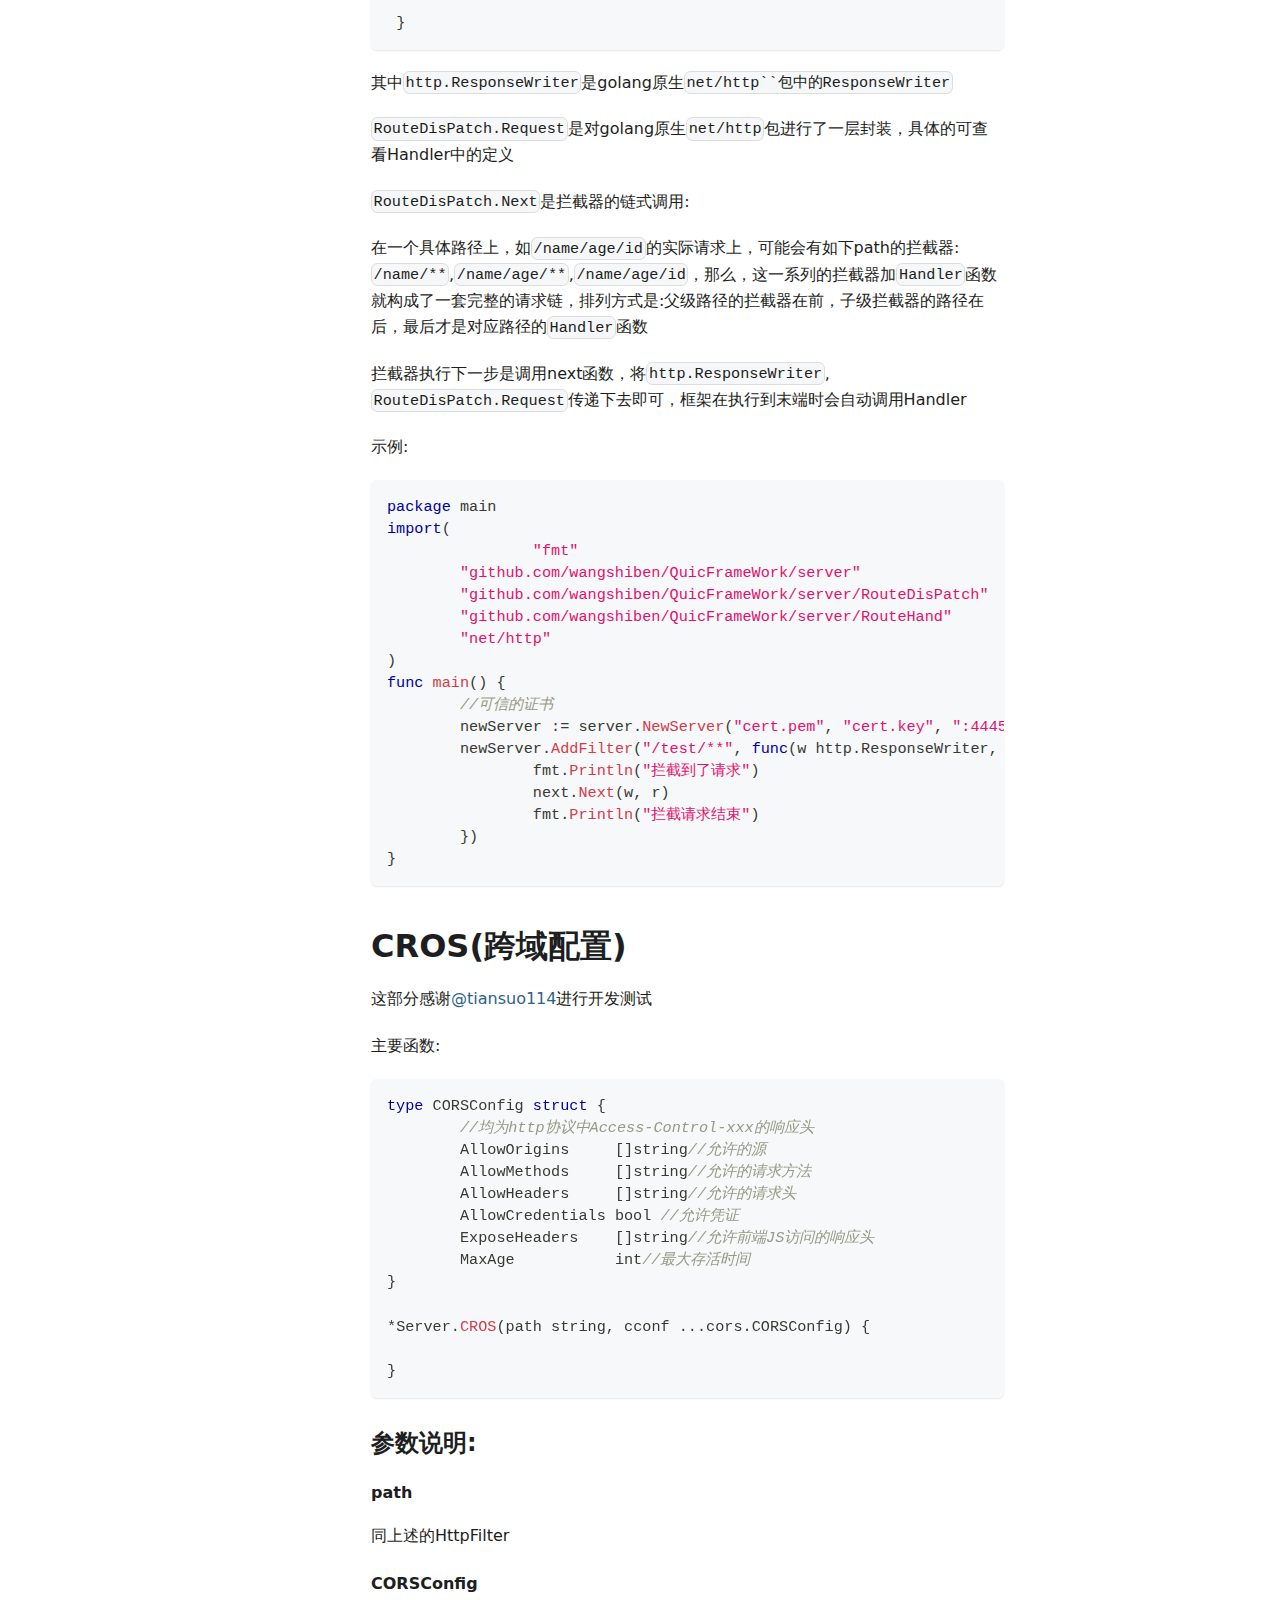
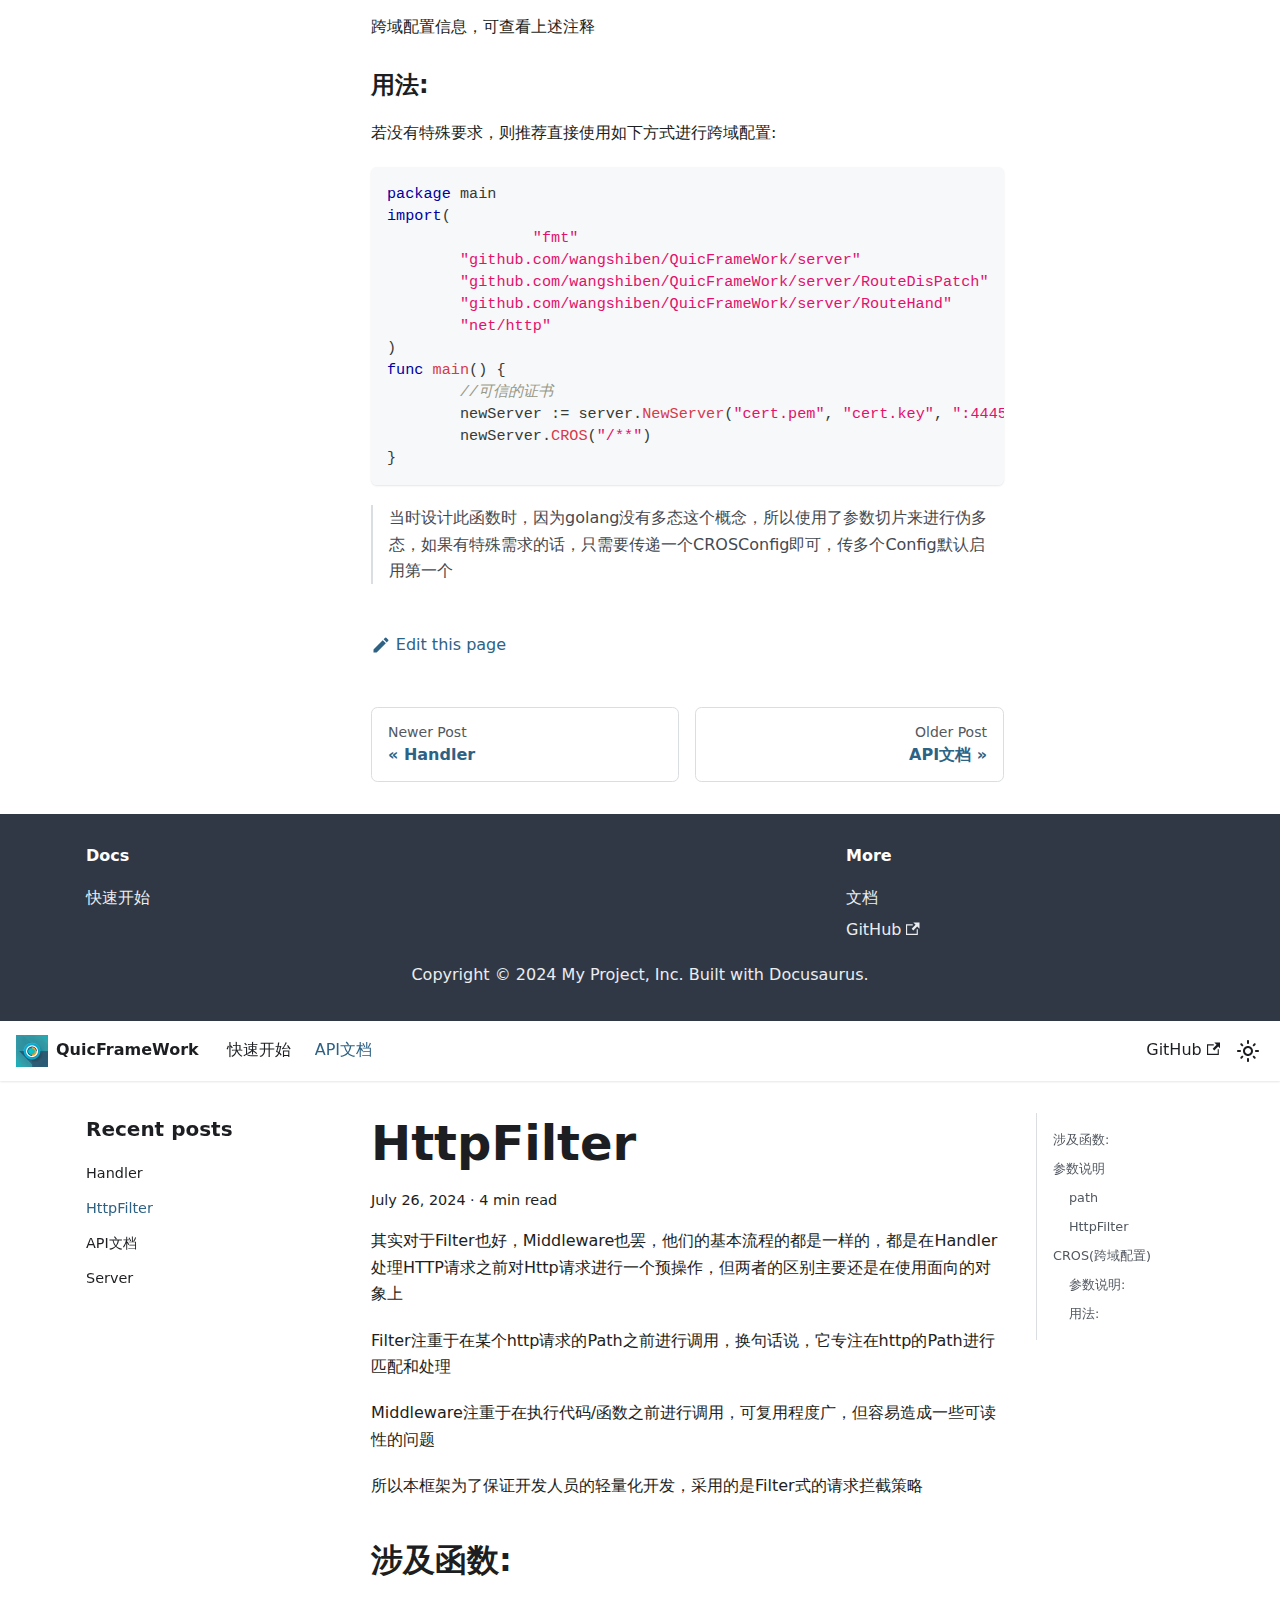
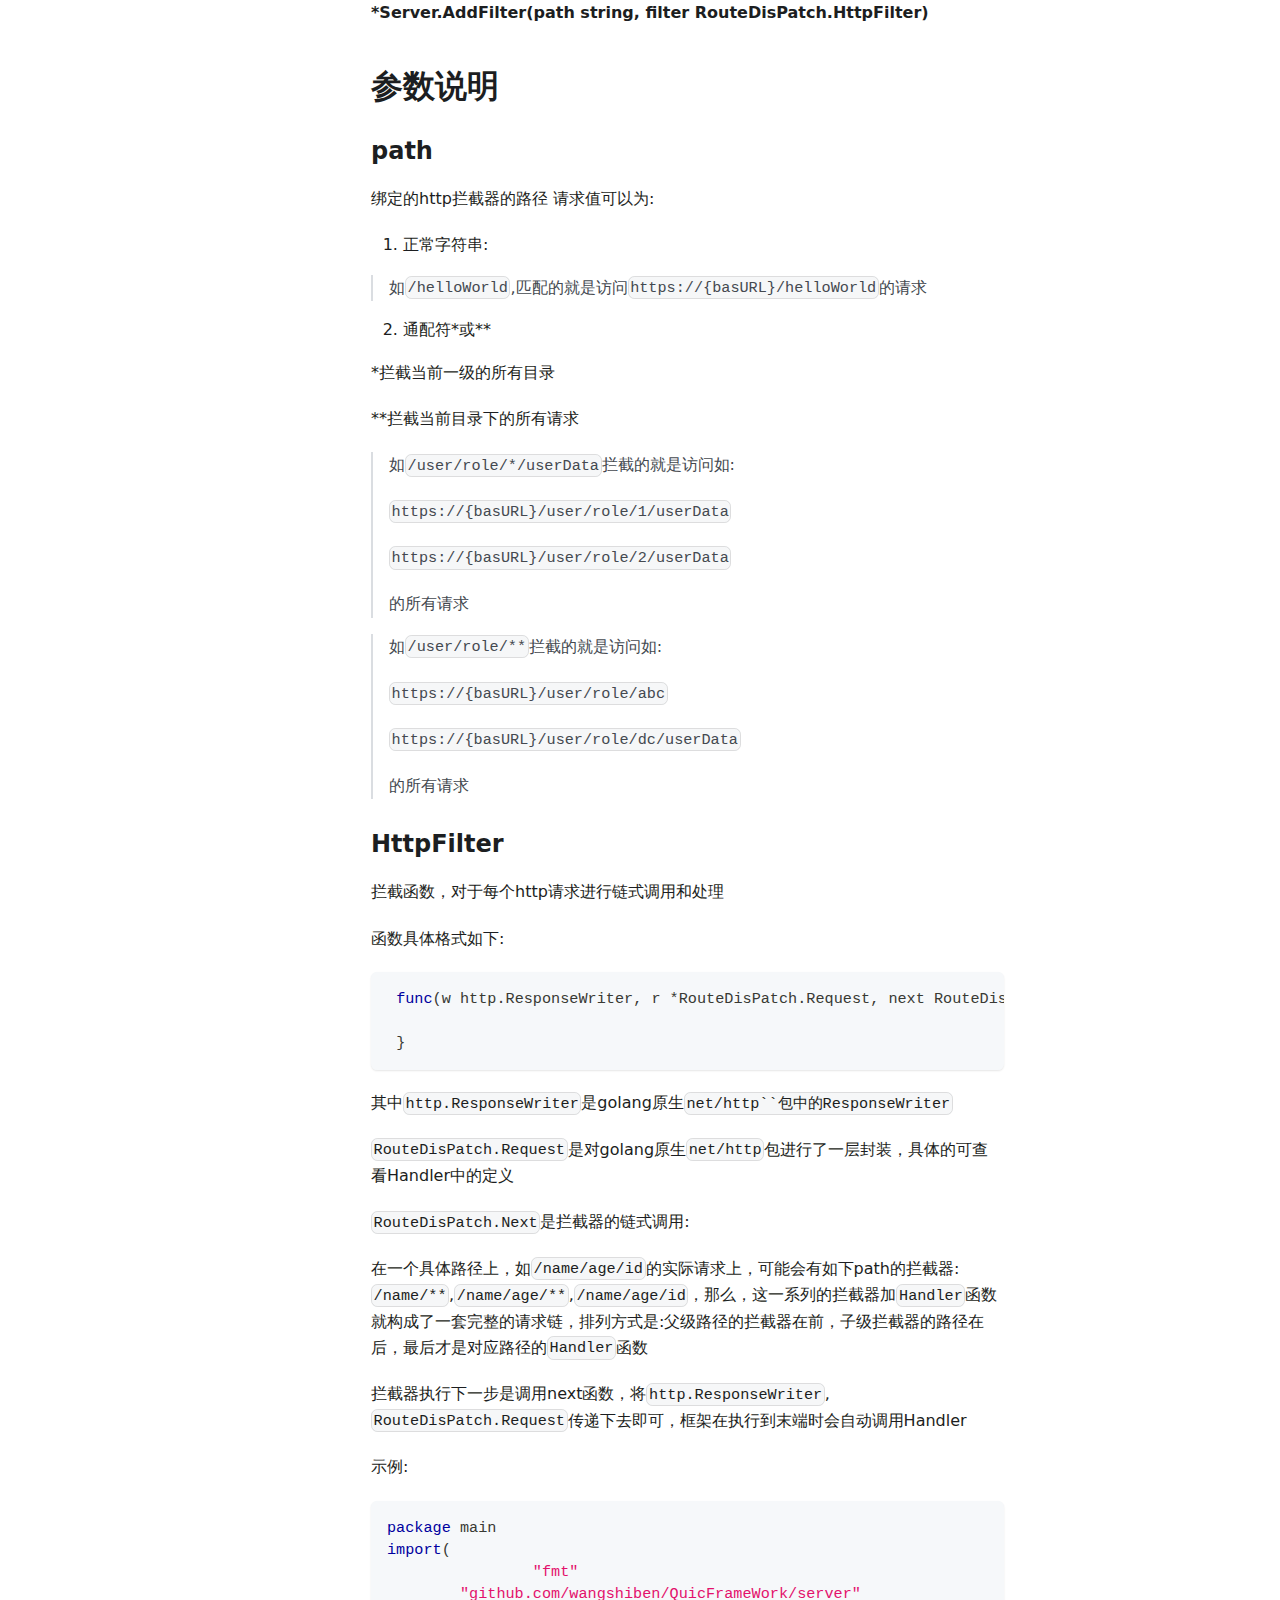
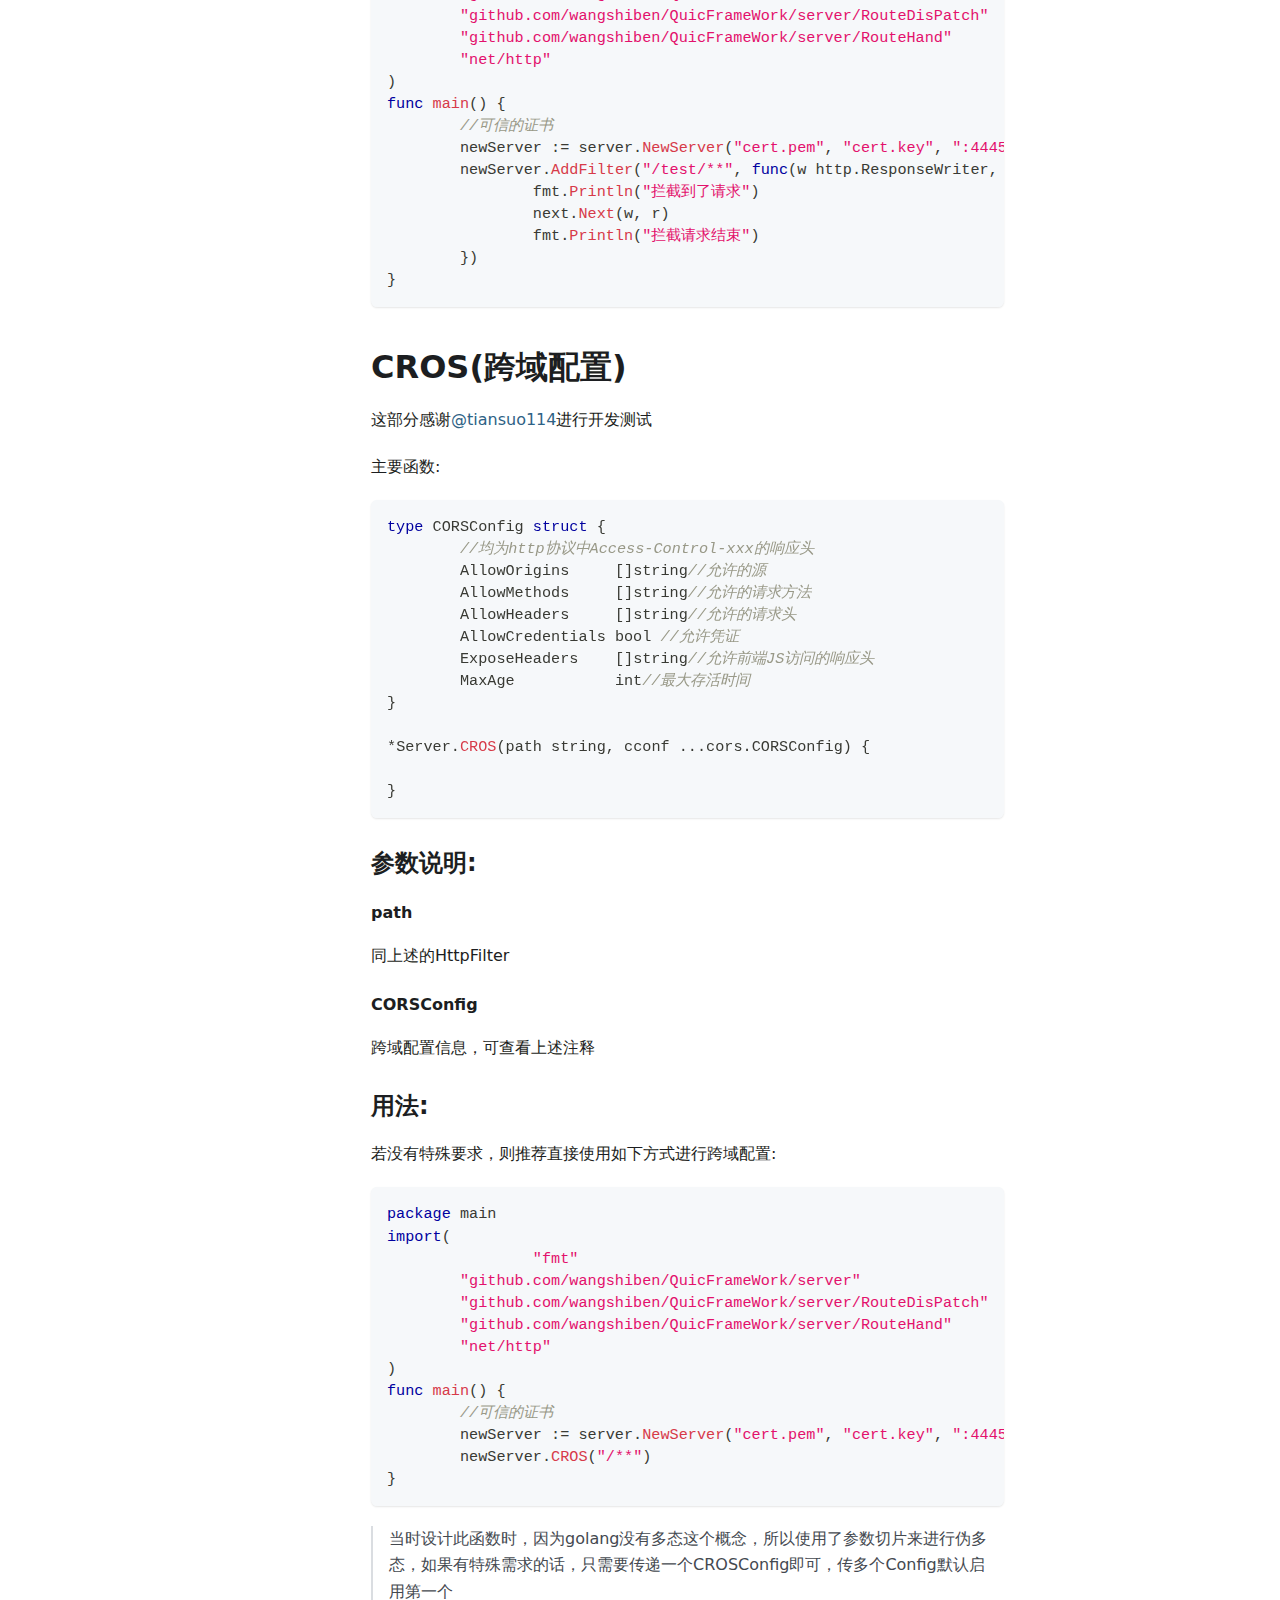
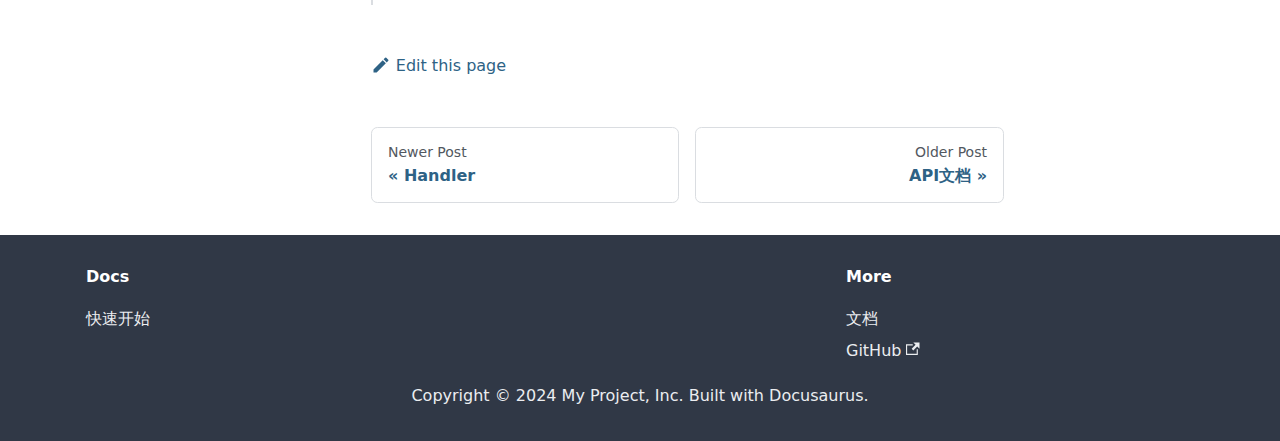
<file: blog/HttpFilter/index.html>
<!doctype html>
<html lang="en" dir="ltr" class="blog-wrapper blog-post-page plugin-blog plugin-id-default" data-has-hydrated="false">
<head>
<meta charset="UTF-8">
<meta name="generator" content="Docusaurus v3.4.0">
<title data-rh="true">HttpFilter | QuicFrameWork</title><meta data-rh="true" name="viewport" content="width=device-width,initial-scale=1"><meta data-rh="true" name="twitter:card" content="summary_large_image"><meta data-rh="true" property="og:image" content="https://github.com/img/logo.png"><meta data-rh="true" name="twitter:image" content="https://github.com/img/logo.png"><meta data-rh="true" property="og:url" content="https://github.com/blog/HttpFilter"><meta data-rh="true" property="og:locale" content="en"><meta data-rh="true" name="docusaurus_locale" content="en"><meta data-rh="true" name="docusaurus_tag" content="default"><meta data-rh="true" name="docsearch:language" content="en"><meta data-rh="true" name="docsearch:docusaurus_tag" content="default"><meta data-rh="true" property="og:title" content="HttpFilter | QuicFrameWork"><meta data-rh="true" name="description" content="其实对于Filter也好，Middleware也罢，他们的基本流程的都是一样的，都是在Handler处理HTTP请求之前对Http请求进行一个预操作，但两者的区别主要还是在使用面向的对象上"><meta data-rh="true" property="og:description" content="其实对于Filter也好，Middleware也罢，他们的基本流程的都是一样的，都是在Handler处理HTTP请求之前对Http请求进行一个预操作，但两者的区别主要还是在使用面向的对象上"><meta data-rh="true" property="og:type" content="article"><meta data-rh="true" property="article:published_time" content="2024-07-26T08:54:58.000Z"><link data-rh="true" rel="icon" href="/img/quicframe.ico"><link data-rh="true" rel="canonical" href="https://github.com/blog/HttpFilter"><link data-rh="true" rel="alternate" href="https://github.com/blog/HttpFilter" hreflang="en"><link data-rh="true" rel="alternate" href="https://github.com/blog/HttpFilter" hreflang="x-default"><script data-rh="true" type="application/ld+json">{"@context":"https://schema.org","@type":"BlogPosting","@id":"https://github.com/blog/HttpFilter","mainEntityOfPage":"https://github.com/blog/HttpFilter","url":"https://github.com/blog/HttpFilter","headline":"HttpFilter","name":"HttpFilter","description":"其实对于Filter也好，Middleware也罢，他们的基本流程的都是一样的，都是在Handler处理HTTP请求之前对Http请求进行一个预操作，但两者的区别主要还是在使用面向的对象上","datePublished":"2024-07-26T08:54:58.000Z","author":[],"keywords":[],"isPartOf":{"@type":"Blog","@id":"https://github.com/blog","name":"Blog"}}</script><link rel="alternate" type="application/rss+xml" href="/blog/rss.xml" title="QuicFrameWork RSS Feed">
<link rel="alternate" type="application/atom+xml" href="/blog/atom.xml" title="QuicFrameWork Atom Feed"><link rel="stylesheet" href="/assets/css/styles.06bb342b.css">
<script src="/assets/js/runtime~main.2911e2c4.js" defer="defer"></script>
<script src="/assets/js/main.e15b5cfd.js" defer="defer"></script>
</head>
<body class="navigation-with-keyboard">
<script>!function(){function t(t){document.documentElement.setAttribute("data-theme",t)}var e=function(){try{return new URLSearchParams(window.location.search).get("docusaurus-theme")}catch(t){}}()||function(){try{return window.localStorage.getItem("theme")}catch(t){}}();t(null!==e?e:"light")}(),function(){try{const n=new URLSearchParams(window.location.search).entries();for(var[t,e]of n)if(t.startsWith("docusaurus-data-")){var a=t.replace("docusaurus-data-","data-");document.documentElement.setAttribute(a,e)}}catch(t){}}()</script><div id="__docusaurus"><div role="region" aria-label="Skip to main content"><a class="skipToContent_fXgn" href="#__docusaurus_skipToContent_fallback">Skip to main content</a></div><nav aria-label="Main" class="navbar navbar--fixed-top"><div class="navbar__inner"><div class="navbar__items"><button aria-label="Toggle navigation bar" aria-expanded="false" class="navbar__toggle clean-btn" type="button"><svg width="30" height="30" viewBox="0 0 30 30" aria-hidden="true"><path stroke="currentColor" stroke-linecap="round" stroke-miterlimit="10" stroke-width="2" d="M4 7h22M4 15h22M4 23h22"></path></svg></button><a class="navbar__brand" href="/"><div class="navbar__logo"><img src="/img/logo.png" alt="My Site Logo" class="themedComponent_mlkZ themedComponent--light_NVdE"><img src="/img/logo.png" alt="My Site Logo" class="themedComponent_mlkZ themedComponent--dark_xIcU"></div><b class="navbar__title text--truncate">QuicFrameWork</b></a><a class="navbar__item navbar__link" href="/docs/">快速开始</a><a aria-current="page" class="navbar__item navbar__link navbar__link--active" href="/blog">API文档</a></div><div class="navbar__items navbar__items--right"><a href="https://github.com/wangshiben/QuicFrameWork" target="_blank" rel="noopener noreferrer" class="navbar__item navbar__link">GitHub<svg width="13.5" height="13.5" aria-hidden="true" viewBox="0 0 24 24" class="iconExternalLink_nPIU"><path fill="currentColor" d="M21 13v10h-21v-19h12v2h-10v15h17v-8h2zm3-12h-10.988l4.035 4-6.977 7.07 2.828 2.828 6.977-7.07 4.125 4.172v-11z"></path></svg></a><div class="toggle_vylO colorModeToggle_DEke"><button class="clean-btn toggleButton_gllP toggleButtonDisabled_aARS" type="button" disabled="" title="Switch between dark and light mode (currently light mode)" aria-label="Switch between dark and light mode (currently light mode)" aria-live="polite"><svg viewBox="0 0 24 24" width="24" height="24" class="lightToggleIcon_pyhR"><path fill="currentColor" d="M12,9c1.65,0,3,1.35,3,3s-1.35,3-3,3s-3-1.35-3-3S10.35,9,12,9 M12,7c-2.76,0-5,2.24-5,5s2.24,5,5,5s5-2.24,5-5 S14.76,7,12,7L12,7z M2,13l2,0c0.55,0,1-0.45,1-1s-0.45-1-1-1l-2,0c-0.55,0-1,0.45-1,1S1.45,13,2,13z M20,13l2,0c0.55,0,1-0.45,1-1 s-0.45-1-1-1l-2,0c-0.55,0-1,0.45-1,1S19.45,13,20,13z M11,2v2c0,0.55,0.45,1,1,1s1-0.45,1-1V2c0-0.55-0.45-1-1-1S11,1.45,11,2z M11,20v2c0,0.55,0.45,1,1,1s1-0.45,1-1v-2c0-0.55-0.45-1-1-1C11.45,19,11,19.45,11,20z M5.99,4.58c-0.39-0.39-1.03-0.39-1.41,0 c-0.39,0.39-0.39,1.03,0,1.41l1.06,1.06c0.39,0.39,1.03,0.39,1.41,0s0.39-1.03,0-1.41L5.99,4.58z M18.36,16.95 c-0.39-0.39-1.03-0.39-1.41,0c-0.39,0.39-0.39,1.03,0,1.41l1.06,1.06c0.39,0.39,1.03,0.39,1.41,0c0.39-0.39,0.39-1.03,0-1.41 L18.36,16.95z M19.42,5.99c0.39-0.39,0.39-1.03,0-1.41c-0.39-0.39-1.03-0.39-1.41,0l-1.06,1.06c-0.39,0.39-0.39,1.03,0,1.41 s1.03,0.39,1.41,0L19.42,5.99z M7.05,18.36c0.39-0.39,0.39-1.03,0-1.41c-0.39-0.39-1.03-0.39-1.41,0l-1.06,1.06 c-0.39,0.39-0.39,1.03,0,1.41s1.03,0.39,1.41,0L7.05,18.36z"></path></svg><svg viewBox="0 0 24 24" width="24" height="24" class="darkToggleIcon_wfgR"><path fill="currentColor" d="M9.37,5.51C9.19,6.15,9.1,6.82,9.1,7.5c0,4.08,3.32,7.4,7.4,7.4c0.68,0,1.35-0.09,1.99-0.27C17.45,17.19,14.93,19,12,19 c-3.86,0-7-3.14-7-7C5,9.07,6.81,6.55,9.37,5.51z M12,3c-4.97,0-9,4.03-9,9s4.03,9,9,9s9-4.03,9-9c0-0.46-0.04-0.92-0.1-1.36 c-0.98,1.37-2.58,2.26-4.4,2.26c-2.98,0-5.4-2.42-5.4-5.4c0-1.81,0.89-3.42,2.26-4.4C12.92,3.04,12.46,3,12,3L12,3z"></path></svg></button></div><div class="navbarSearchContainer_Bca1"></div></div></div><div role="presentation" class="navbar-sidebar__backdrop"></div></nav><div id="__docusaurus_skipToContent_fallback" class="main-wrapper mainWrapper_z2l0"><div class="container margin-vert--lg"><div class="row"><aside class="col col--3"><nav class="sidebar_re4s thin-scrollbar" aria-label="Blog recent posts navigation"><div class="sidebarItemTitle_pO2u margin-bottom--md">Recent posts</div><ul class="sidebarItemList_Yudw clean-list"><li class="sidebarItem__DBe"><a class="sidebarItemLink_mo7H" href="/blog/Handler">Handler</a></li><li class="sidebarItem__DBe"><a aria-current="page" class="sidebarItemLink_mo7H sidebarItemLinkActive_I1ZP" href="/blog/HttpFilter">HttpFilter</a></li><li class="sidebarItem__DBe"><a class="sidebarItemLink_mo7H" href="/blog/README">API文档</a></li><li class="sidebarItem__DBe"><a class="sidebarItemLink_mo7H" href="/blog/Server">Server</a></li></ul></nav></aside><main class="col col--7"><article><header><h1 class="title_f1Hy">HttpFilter</h1><div class="container_mt6G margin-vert--md"><time datetime="2024-07-26T08:54:58.000Z">July 26, 2024</time> · <!-- -->4 min read</div></header><div id="__blog-post-container" class="markdown"><p>其实对于Filter也好，Middleware也罢，他们的基本流程的都是一样的，都是在Handler处理HTTP请求之前对Http请求进行一个预操作，但两者的区别主要还是在使用面向的对象上</p>
<p>Filter注重于在某个http请求的Path之前进行调用，换句话说，它专注在http的Path进行匹配和处理</p>
<p>Middleware注重于在执行代码/函数之前进行调用，可复用程度广，但容易造成一些可读性的问题</p>
<p>所以本框架为了保证开发人员的轻量化开发，采用的是Filter式的请求拦截策略</p>
<h2 class="anchor anchorWithStickyNavbar_LWe7" id="涉及函数">涉及函数:<a class="hash-link" aria-label="Direct link to 涉及函数:" title="Direct link to 涉及函数:" href="/blog/HttpFilter#涉及函数">​</a></h2>
<p><strong>*Server.AddFilter(path string, filter RouteDisPatch.HttpFilter)</strong></p>
<h2 class="anchor anchorWithStickyNavbar_LWe7" id="参数说明">参数说明<a class="hash-link" aria-label="Direct link to 参数说明" title="Direct link to 参数说明" href="/blog/HttpFilter#参数说明">​</a></h2>
<h3 class="anchor anchorWithStickyNavbar_LWe7" id="path">path<a class="hash-link" aria-label="Direct link to path" title="Direct link to path" href="/blog/HttpFilter#path">​</a></h3>
<p>绑定的http拦截器的路径
请求值可以为:</p>
<ol>
<li>正常字符串:</li>
</ol>
<blockquote>
<p>如<code>/helloWorld</code>,匹配的就是访问<code>https://{basURL}/helloWorld</code>的请求</p>
</blockquote>
<ol start="2">
<li>通配符*或**</li>
</ol>
<p>*拦截当前一级的所有目录</p>
<p>**拦截当前目录下的所有请求</p>
<blockquote>
<p>如<code>/user/role/*/userData</code>拦截的就是访问如:</p>
<p><code>https://{basURL}/user/role/1/userData</code></p>
<p><code>https://{basURL}/user/role/2/userData</code></p>
<p>的所有请求</p>
</blockquote>
<blockquote>
<p>如<code>/user/role/**</code>拦截的就是访问如:</p>
<p><code>https://{basURL}/user/role/abc</code></p>
<p><code>https://{basURL}/user/role/dc/userData</code></p>
<p>的所有请求</p>
</blockquote>
<h3 class="anchor anchorWithStickyNavbar_LWe7" id="httpfilter">HttpFilter<a class="hash-link" aria-label="Direct link to HttpFilter" title="Direct link to HttpFilter" href="/blog/HttpFilter#httpfilter">​</a></h3>
<p>拦截函数，对于每个http请求进行链式调用和处理</p>
<p>函数具体格式如下:</p>
<div class="language-go codeBlockContainer_Ckt0 theme-code-block" style="--prism-color:#393A34;--prism-background-color:#f6f8fa"><div class="codeBlockContent_biex"><pre tabindex="0" class="prism-code language-go codeBlock_bY9V thin-scrollbar" style="color:#393A34;background-color:#f6f8fa"><code class="codeBlockLines_e6Vv"><span class="token-line" style="color:#393A34"><span class="token plain"> </span><span class="token keyword" style="color:#00009f">func</span><span class="token punctuation" style="color:#393A34">(</span><span class="token plain">w http</span><span class="token punctuation" style="color:#393A34">.</span><span class="token plain">ResponseWriter</span><span class="token punctuation" style="color:#393A34">,</span><span class="token plain"> r </span><span class="token operator" style="color:#393A34">*</span><span class="token plain">RouteDisPatch</span><span class="token punctuation" style="color:#393A34">.</span><span class="token plain">Request</span><span class="token punctuation" style="color:#393A34">,</span><span class="token plain"> next RouteDisPatch</span><span class="token punctuation" style="color:#393A34">.</span><span class="token plain">Next</span><span class="token punctuation" style="color:#393A34">)</span><span class="token plain"> </span><span class="token punctuation" style="color:#393A34">{</span><span class="token plain"></span><br></span><span class="token-line" style="color:#393A34"><span class="token plain" style="display:inline-block"></span><br></span><span class="token-line" style="color:#393A34"><span class="token plain"> </span><span class="token punctuation" style="color:#393A34">}</span><br></span></code></pre><div class="buttonGroup__atx"><button type="button" aria-label="Copy code to clipboard" title="Copy" class="clean-btn"><span class="copyButtonIcons_eSgA" aria-hidden="true"><svg viewBox="0 0 24 24" class="copyButtonIcon_y97N"><path fill="currentColor" d="M19,21H8V7H19M19,5H8A2,2 0 0,0 6,7V21A2,2 0 0,0 8,23H19A2,2 0 0,0 21,21V7A2,2 0 0,0 19,5M16,1H4A2,2 0 0,0 2,3V17H4V3H16V1Z"></path></svg><svg viewBox="0 0 24 24" class="copyButtonSuccessIcon_LjdS"><path fill="currentColor" d="M21,7L9,19L3.5,13.5L4.91,12.09L9,16.17L19.59,5.59L21,7Z"></path></svg></span></button></div></div></div>
<p>其中<code>http.ResponseWriter</code>是golang原生<code>net/http``包中的ResponseWriter</code></p>
<p><code>RouteDisPatch.Request</code>是对golang原生<code>net/http</code>包进行了一层封装，具体的可查看Handler中的定义</p>
<p><code>RouteDisPatch.Next</code>是拦截器的链式调用:</p>
<p>在一个具体路径上，如<code>/name/age/id</code>的实际请求上，可能会有如下path的拦截器:
<code>/name/**</code>,<code>/name/age/**</code>,<code>/name/age/id</code>，那么，这一系列的拦截器加<code>Handler</code>函数就构成了一套完整的请求链，排列方式是:父级路径的拦截器在前，子级拦截器的路径在后，最后才是对应路径的<code>Handler</code>函数</p>
<p>拦截器执行下一步是调用next函数，将<code>http.ResponseWriter</code>, <code>RouteDisPatch.Request</code>传递下去即可，框架在执行到末端时会自动调用Handler</p>
<p>示例:</p>
<div class="language-go codeBlockContainer_Ckt0 theme-code-block" style="--prism-color:#393A34;--prism-background-color:#f6f8fa"><div class="codeBlockContent_biex"><pre tabindex="0" class="prism-code language-go codeBlock_bY9V thin-scrollbar" style="color:#393A34;background-color:#f6f8fa"><code class="codeBlockLines_e6Vv"><span class="token-line" style="color:#393A34"><span class="token keyword" style="color:#00009f">package</span><span class="token plain"> main</span><br></span><span class="token-line" style="color:#393A34"><span class="token plain"></span><span class="token keyword" style="color:#00009f">import</span><span class="token punctuation" style="color:#393A34">(</span><span class="token plain"></span><br></span><span class="token-line" style="color:#393A34"><span class="token plain">		</span><span class="token string" style="color:#e3116c">&quot;fmt&quot;</span><span class="token plain"></span><br></span><span class="token-line" style="color:#393A34"><span class="token plain">	</span><span class="token string" style="color:#e3116c">&quot;github.com/wangshiben/QuicFrameWork/server&quot;</span><span class="token plain"></span><br></span><span class="token-line" style="color:#393A34"><span class="token plain">	</span><span class="token string" style="color:#e3116c">&quot;github.com/wangshiben/QuicFrameWork/server/RouteDisPatch&quot;</span><span class="token plain"></span><br></span><span class="token-line" style="color:#393A34"><span class="token plain">	</span><span class="token string" style="color:#e3116c">&quot;github.com/wangshiben/QuicFrameWork/server/RouteHand&quot;</span><span class="token plain"></span><br></span><span class="token-line" style="color:#393A34"><span class="token plain">	</span><span class="token string" style="color:#e3116c">&quot;net/http&quot;</span><span class="token plain"></span><br></span><span class="token-line" style="color:#393A34"><span class="token plain"></span><span class="token punctuation" style="color:#393A34">)</span><span class="token plain"></span><br></span><span class="token-line" style="color:#393A34"><span class="token plain"></span><span class="token keyword" style="color:#00009f">func</span><span class="token plain"> </span><span class="token function" style="color:#d73a49">main</span><span class="token punctuation" style="color:#393A34">(</span><span class="token punctuation" style="color:#393A34">)</span><span class="token plain"> </span><span class="token punctuation" style="color:#393A34">{</span><span class="token plain"></span><br></span><span class="token-line" style="color:#393A34"><span class="token plain">	</span><span class="token comment" style="color:#999988;font-style:italic">//可信的证书</span><span class="token plain"></span><br></span><span class="token-line" style="color:#393A34"><span class="token plain">	newServer </span><span class="token operator" style="color:#393A34">:=</span><span class="token plain"> server</span><span class="token punctuation" style="color:#393A34">.</span><span class="token function" style="color:#d73a49">NewServer</span><span class="token punctuation" style="color:#393A34">(</span><span class="token string" style="color:#e3116c">&quot;cert.pem&quot;</span><span class="token punctuation" style="color:#393A34">,</span><span class="token plain"> </span><span class="token string" style="color:#e3116c">&quot;cert.key&quot;</span><span class="token punctuation" style="color:#393A34">,</span><span class="token plain"> </span><span class="token string" style="color:#e3116c">&quot;:4445&quot;</span><span class="token punctuation" style="color:#393A34">)</span><span class="token plain"></span><br></span><span class="token-line" style="color:#393A34"><span class="token plain">	newServer</span><span class="token punctuation" style="color:#393A34">.</span><span class="token function" style="color:#d73a49">AddFilter</span><span class="token punctuation" style="color:#393A34">(</span><span class="token string" style="color:#e3116c">&quot;/test/**&quot;</span><span class="token punctuation" style="color:#393A34">,</span><span class="token plain"> </span><span class="token keyword" style="color:#00009f">func</span><span class="token punctuation" style="color:#393A34">(</span><span class="token plain">w http</span><span class="token punctuation" style="color:#393A34">.</span><span class="token plain">ResponseWriter</span><span class="token punctuation" style="color:#393A34">,</span><span class="token plain"> r </span><span class="token operator" style="color:#393A34">*</span><span class="token plain">RouteDisPatch</span><span class="token punctuation" style="color:#393A34">.</span><span class="token plain">Request</span><span class="token punctuation" style="color:#393A34">,</span><span class="token plain"> next RouteDisPatch</span><span class="token punctuation" style="color:#393A34">.</span><span class="token plain">Next</span><span class="token punctuation" style="color:#393A34">)</span><span class="token plain"> </span><span class="token punctuation" style="color:#393A34">{</span><span class="token plain"></span><br></span><span class="token-line" style="color:#393A34"><span class="token plain">		fmt</span><span class="token punctuation" style="color:#393A34">.</span><span class="token function" style="color:#d73a49">Println</span><span class="token punctuation" style="color:#393A34">(</span><span class="token string" style="color:#e3116c">&quot;拦截到了请求&quot;</span><span class="token punctuation" style="color:#393A34">)</span><span class="token plain"></span><br></span><span class="token-line" style="color:#393A34"><span class="token plain">		next</span><span class="token punctuation" style="color:#393A34">.</span><span class="token function" style="color:#d73a49">Next</span><span class="token punctuation" style="color:#393A34">(</span><span class="token plain">w</span><span class="token punctuation" style="color:#393A34">,</span><span class="token plain"> r</span><span class="token punctuation" style="color:#393A34">)</span><span class="token plain"></span><br></span><span class="token-line" style="color:#393A34"><span class="token plain">		fmt</span><span class="token punctuation" style="color:#393A34">.</span><span class="token function" style="color:#d73a49">Println</span><span class="token punctuation" style="color:#393A34">(</span><span class="token string" style="color:#e3116c">&quot;拦截请求结束&quot;</span><span class="token punctuation" style="color:#393A34">)</span><span class="token plain"></span><br></span><span class="token-line" style="color:#393A34"><span class="token plain">	</span><span class="token punctuation" style="color:#393A34">}</span><span class="token punctuation" style="color:#393A34">)</span><span class="token plain"></span><br></span><span class="token-line" style="color:#393A34"><span class="token plain"></span><span class="token punctuation" style="color:#393A34">}</span><br></span></code></pre><div class="buttonGroup__atx"><button type="button" aria-label="Copy code to clipboard" title="Copy" class="clean-btn"><span class="copyButtonIcons_eSgA" aria-hidden="true"><svg viewBox="0 0 24 24" class="copyButtonIcon_y97N"><path fill="currentColor" d="M19,21H8V7H19M19,5H8A2,2 0 0,0 6,7V21A2,2 0 0,0 8,23H19A2,2 0 0,0 21,21V7A2,2 0 0,0 19,5M16,1H4A2,2 0 0,0 2,3V17H4V3H16V1Z"></path></svg><svg viewBox="0 0 24 24" class="copyButtonSuccessIcon_LjdS"><path fill="currentColor" d="M21,7L9,19L3.5,13.5L4.91,12.09L9,16.17L19.59,5.59L21,7Z"></path></svg></span></button></div></div></div>
<h2 class="anchor anchorWithStickyNavbar_LWe7" id="cros跨域配置">CROS(跨域配置)<a class="hash-link" aria-label="Direct link to CROS(跨域配置)" title="Direct link to CROS(跨域配置)" href="/blog/HttpFilter#cros跨域配置">​</a></h2>
<p>这部分感谢<a href="https://github.com/tiansuo114" target="_blank" rel="noopener noreferrer">@tiansuo114</a>进行开发测试</p>
<p>主要函数:</p>
<div class="language-go codeBlockContainer_Ckt0 theme-code-block" style="--prism-color:#393A34;--prism-background-color:#f6f8fa"><div class="codeBlockContent_biex"><pre tabindex="0" class="prism-code language-go codeBlock_bY9V thin-scrollbar" style="color:#393A34;background-color:#f6f8fa"><code class="codeBlockLines_e6Vv"><span class="token-line" style="color:#393A34"><span class="token keyword" style="color:#00009f">type</span><span class="token plain"> CORSConfig </span><span class="token keyword" style="color:#00009f">struct</span><span class="token plain"> </span><span class="token punctuation" style="color:#393A34">{</span><span class="token plain"></span><br></span><span class="token-line" style="color:#393A34"><span class="token plain">	</span><span class="token comment" style="color:#999988;font-style:italic">//均为http协议中Access-Control-xxx的响应头</span><span class="token plain"></span><br></span><span class="token-line" style="color:#393A34"><span class="token plain">	AllowOrigins     </span><span class="token punctuation" style="color:#393A34">[</span><span class="token punctuation" style="color:#393A34">]</span><span class="token builtin">string</span><span class="token comment" style="color:#999988;font-style:italic">//允许的源</span><span class="token plain"></span><br></span><span class="token-line" style="color:#393A34"><span class="token plain">	AllowMethods     </span><span class="token punctuation" style="color:#393A34">[</span><span class="token punctuation" style="color:#393A34">]</span><span class="token builtin">string</span><span class="token comment" style="color:#999988;font-style:italic">//允许的请求方法</span><span class="token plain"></span><br></span><span class="token-line" style="color:#393A34"><span class="token plain">	AllowHeaders     </span><span class="token punctuation" style="color:#393A34">[</span><span class="token punctuation" style="color:#393A34">]</span><span class="token builtin">string</span><span class="token comment" style="color:#999988;font-style:italic">//允许的请求头</span><span class="token plain"></span><br></span><span class="token-line" style="color:#393A34"><span class="token plain">	AllowCredentials </span><span class="token builtin">bool</span><span class="token plain"> </span><span class="token comment" style="color:#999988;font-style:italic">//允许凭证</span><span class="token plain"></span><br></span><span class="token-line" style="color:#393A34"><span class="token plain">	ExposeHeaders    </span><span class="token punctuation" style="color:#393A34">[</span><span class="token punctuation" style="color:#393A34">]</span><span class="token builtin">string</span><span class="token comment" style="color:#999988;font-style:italic">//允许前端JS访问的响应头</span><span class="token plain"></span><br></span><span class="token-line" style="color:#393A34"><span class="token plain">	MaxAge           </span><span class="token builtin">int</span><span class="token comment" style="color:#999988;font-style:italic">//最大存活时间</span><span class="token plain"></span><br></span><span class="token-line" style="color:#393A34"><span class="token plain"></span><span class="token punctuation" style="color:#393A34">}</span><span class="token plain"></span><br></span><span class="token-line" style="color:#393A34"><span class="token plain" style="display:inline-block"></span><br></span><span class="token-line" style="color:#393A34"><span class="token plain"></span><span class="token operator" style="color:#393A34">*</span><span class="token plain">Server</span><span class="token punctuation" style="color:#393A34">.</span><span class="token function" style="color:#d73a49">CROS</span><span class="token punctuation" style="color:#393A34">(</span><span class="token plain">path </span><span class="token builtin">string</span><span class="token punctuation" style="color:#393A34">,</span><span class="token plain"> cconf </span><span class="token operator" style="color:#393A34">...</span><span class="token plain">cors</span><span class="token punctuation" style="color:#393A34">.</span><span class="token plain">CORSConfig</span><span class="token punctuation" style="color:#393A34">)</span><span class="token plain"> </span><span class="token punctuation" style="color:#393A34">{</span><span class="token plain"></span><br></span><span class="token-line" style="color:#393A34"><span class="token plain" style="display:inline-block"></span><br></span><span class="token-line" style="color:#393A34"><span class="token plain"></span><span class="token punctuation" style="color:#393A34">}</span><br></span></code></pre><div class="buttonGroup__atx"><button type="button" aria-label="Copy code to clipboard" title="Copy" class="clean-btn"><span class="copyButtonIcons_eSgA" aria-hidden="true"><svg viewBox="0 0 24 24" class="copyButtonIcon_y97N"><path fill="currentColor" d="M19,21H8V7H19M19,5H8A2,2 0 0,0 6,7V21A2,2 0 0,0 8,23H19A2,2 0 0,0 21,21V7A2,2 0 0,0 19,5M16,1H4A2,2 0 0,0 2,3V17H4V3H16V1Z"></path></svg><svg viewBox="0 0 24 24" class="copyButtonSuccessIcon_LjdS"><path fill="currentColor" d="M21,7L9,19L3.5,13.5L4.91,12.09L9,16.17L19.59,5.59L21,7Z"></path></svg></span></button></div></div></div>
<h3 class="anchor anchorWithStickyNavbar_LWe7" id="参数说明-1">参数说明:<a class="hash-link" aria-label="Direct link to 参数说明:" title="Direct link to 参数说明:" href="/blog/HttpFilter#参数说明-1">​</a></h3>
<h4 class="anchor anchorWithStickyNavbar_LWe7" id="path-1">path<a class="hash-link" aria-label="Direct link to path" title="Direct link to path" href="/blog/HttpFilter#path-1">​</a></h4>
<p>同上述的HttpFilter</p>
<h4 class="anchor anchorWithStickyNavbar_LWe7" id="corsconfig">CORSConfig<a class="hash-link" aria-label="Direct link to CORSConfig" title="Direct link to CORSConfig" href="/blog/HttpFilter#corsconfig">​</a></h4>
<p>跨域配置信息，可查看上述注释</p>
<h3 class="anchor anchorWithStickyNavbar_LWe7" id="用法">用法:<a class="hash-link" aria-label="Direct link to 用法:" title="Direct link to 用法:" href="/blog/HttpFilter#用法">​</a></h3>
<p>若没有特殊要求，则推荐直接使用如下方式进行跨域配置:</p>
<div class="language-go codeBlockContainer_Ckt0 theme-code-block" style="--prism-color:#393A34;--prism-background-color:#f6f8fa"><div class="codeBlockContent_biex"><pre tabindex="0" class="prism-code language-go codeBlock_bY9V thin-scrollbar" style="color:#393A34;background-color:#f6f8fa"><code class="codeBlockLines_e6Vv"><span class="token-line" style="color:#393A34"><span class="token keyword" style="color:#00009f">package</span><span class="token plain"> main</span><br></span><span class="token-line" style="color:#393A34"><span class="token plain"></span><span class="token keyword" style="color:#00009f">import</span><span class="token punctuation" style="color:#393A34">(</span><span class="token plain"></span><br></span><span class="token-line" style="color:#393A34"><span class="token plain">		</span><span class="token string" style="color:#e3116c">&quot;fmt&quot;</span><span class="token plain"></span><br></span><span class="token-line" style="color:#393A34"><span class="token plain">	</span><span class="token string" style="color:#e3116c">&quot;github.com/wangshiben/QuicFrameWork/server&quot;</span><span class="token plain"></span><br></span><span class="token-line" style="color:#393A34"><span class="token plain">	</span><span class="token string" style="color:#e3116c">&quot;github.com/wangshiben/QuicFrameWork/server/RouteDisPatch&quot;</span><span class="token plain"></span><br></span><span class="token-line" style="color:#393A34"><span class="token plain">	</span><span class="token string" style="color:#e3116c">&quot;github.com/wangshiben/QuicFrameWork/server/RouteHand&quot;</span><span class="token plain"></span><br></span><span class="token-line" style="color:#393A34"><span class="token plain">	</span><span class="token string" style="color:#e3116c">&quot;net/http&quot;</span><span class="token plain"></span><br></span><span class="token-line" style="color:#393A34"><span class="token plain"></span><span class="token punctuation" style="color:#393A34">)</span><span class="token plain"></span><br></span><span class="token-line" style="color:#393A34"><span class="token plain"></span><span class="token keyword" style="color:#00009f">func</span><span class="token plain"> </span><span class="token function" style="color:#d73a49">main</span><span class="token punctuation" style="color:#393A34">(</span><span class="token punctuation" style="color:#393A34">)</span><span class="token plain"> </span><span class="token punctuation" style="color:#393A34">{</span><span class="token plain"></span><br></span><span class="token-line" style="color:#393A34"><span class="token plain">	</span><span class="token comment" style="color:#999988;font-style:italic">//可信的证书</span><span class="token plain"></span><br></span><span class="token-line" style="color:#393A34"><span class="token plain">	newServer </span><span class="token operator" style="color:#393A34">:=</span><span class="token plain"> server</span><span class="token punctuation" style="color:#393A34">.</span><span class="token function" style="color:#d73a49">NewServer</span><span class="token punctuation" style="color:#393A34">(</span><span class="token string" style="color:#e3116c">&quot;cert.pem&quot;</span><span class="token punctuation" style="color:#393A34">,</span><span class="token plain"> </span><span class="token string" style="color:#e3116c">&quot;cert.key&quot;</span><span class="token punctuation" style="color:#393A34">,</span><span class="token plain"> </span><span class="token string" style="color:#e3116c">&quot;:4445&quot;</span><span class="token punctuation" style="color:#393A34">)</span><span class="token plain"></span><br></span><span class="token-line" style="color:#393A34"><span class="token plain">	newServer</span><span class="token punctuation" style="color:#393A34">.</span><span class="token function" style="color:#d73a49">CROS</span><span class="token punctuation" style="color:#393A34">(</span><span class="token string" style="color:#e3116c">&quot;/**&quot;</span><span class="token punctuation" style="color:#393A34">)</span><span class="token plain"></span><br></span><span class="token-line" style="color:#393A34"><span class="token plain"></span><span class="token punctuation" style="color:#393A34">}</span><br></span></code></pre><div class="buttonGroup__atx"><button type="button" aria-label="Copy code to clipboard" title="Copy" class="clean-btn"><span class="copyButtonIcons_eSgA" aria-hidden="true"><svg viewBox="0 0 24 24" class="copyButtonIcon_y97N"><path fill="currentColor" d="M19,21H8V7H19M19,5H8A2,2 0 0,0 6,7V21A2,2 0 0,0 8,23H19A2,2 0 0,0 21,21V7A2,2 0 0,0 19,5M16,1H4A2,2 0 0,0 2,3V17H4V3H16V1Z"></path></svg><svg viewBox="0 0 24 24" class="copyButtonSuccessIcon_LjdS"><path fill="currentColor" d="M21,7L9,19L3.5,13.5L4.91,12.09L9,16.17L19.59,5.59L21,7Z"></path></svg></span></button></div></div></div>
<blockquote>
<p>当时设计此函数时，因为golang 没有多态这个概念，所以使用了参数切片来进行伪多态，如果有特殊需求的话，只需要传递一个CROSConfig即可，传多个Config默认启用第一个</p>
</blockquote></div><footer class="docusaurus-mt-lg"><div class="row margin-top--sm theme-blog-footer-edit-meta-row"><div class="col"><a href="https://github.com/QuicFrameworkDoc/doc/tree/main/blog/blog/HttpFilter.md" target="_blank" rel="noopener noreferrer" class="theme-edit-this-page"><svg fill="currentColor" height="20" width="20" viewBox="0 0 40 40" class="iconEdit_Z9Sw" aria-hidden="true"><g><path d="m34.5 11.7l-3 3.1-6.3-6.3 3.1-3q0.5-0.5 1.2-0.5t1.1 0.5l3.9 3.9q0.5 0.4 0.5 1.1t-0.5 1.2z m-29.5 17.1l18.4-18.5 6.3 6.3-18.4 18.4h-6.3v-6.2z"></path></g></svg>Edit this page</a></div><div class="col lastUpdated_JAkA"></div></div></footer></article><nav class="pagination-nav docusaurus-mt-lg" aria-label="Blog post page navigation"><a class="pagination-nav__link pagination-nav__link--prev" href="/blog/Handler"><div class="pagination-nav__sublabel">Newer Post</div><div class="pagination-nav__label">Handler</div></a><a class="pagination-nav__link pagination-nav__link--next" href="/blog/README"><div class="pagination-nav__sublabel">Older Post</div><div class="pagination-nav__label">API文档</div></a></nav></main><div class="col col--2"><div class="tableOfContents_bqdL thin-scrollbar"><ul class="table-of-contents table-of-contents__left-border"><li><a class="table-of-contents__link toc-highlight" href="/blog/HttpFilter#涉及函数">涉及函数:</a></li><li><a class="table-of-contents__link toc-highlight" href="/blog/HttpFilter#参数说明">参数说明</a><ul><li><a class="table-of-contents__link toc-highlight" href="/blog/HttpFilter#path">path</a></li><li><a class="table-of-contents__link toc-highlight" href="/blog/HttpFilter#httpfilter">HttpFilter</a></li></ul></li><li><a class="table-of-contents__link toc-highlight" href="/blog/HttpFilter#cros跨域配置">CROS(跨域配置)</a><ul><li><a class="table-of-contents__link toc-highlight" href="/blog/HttpFilter#参数说明-1">参数说明:</a></li><li><a class="table-of-contents__link toc-highlight" href="/blog/HttpFilter#用法">用法:</a></li></ul></li></ul></div></div></div></div></div><footer class="footer footer--dark"><div class="container container-fluid"><div class="row footer__links"><div class="col footer__col"><div class="footer__title">Docs</div><ul class="footer__items clean-list"><li class="footer__item"><a class="footer__link-item" href="/docs/intro">快速开始</a></li></ul></div><div class="col footer__col"><div class="footer__title"></div><ul class="footer__items clean-list"></ul></div><div class="col footer__col"><div class="footer__title">More</div><ul class="footer__items clean-list"><li class="footer__item"><a class="footer__link-item" href="/blog">文档</a></li><li class="footer__item"><a href="https://github.com/wangshiben/QuicFrameWork" target="_blank" rel="noopener noreferrer" class="footer__link-item">GitHub<svg width="13.5" height="13.5" aria-hidden="true" viewBox="0 0 24 24" class="iconExternalLink_nPIU"><path fill="currentColor" d="M21 13v10h-21v-19h12v2h-10v15h17v-8h2zm3-12h-10.988l4.035 4-6.977 7.07 2.828 2.828 6.977-7.07 4.125 4.172v-11z"></path></svg></a></li></ul></div></div><div class="footer__bottom text--center"><div class="footer__copyright">Copyright © 2024 My Project, Inc. Built with Docusaurus.</div></div></div></footer></div>
</body>
</html>
</file>
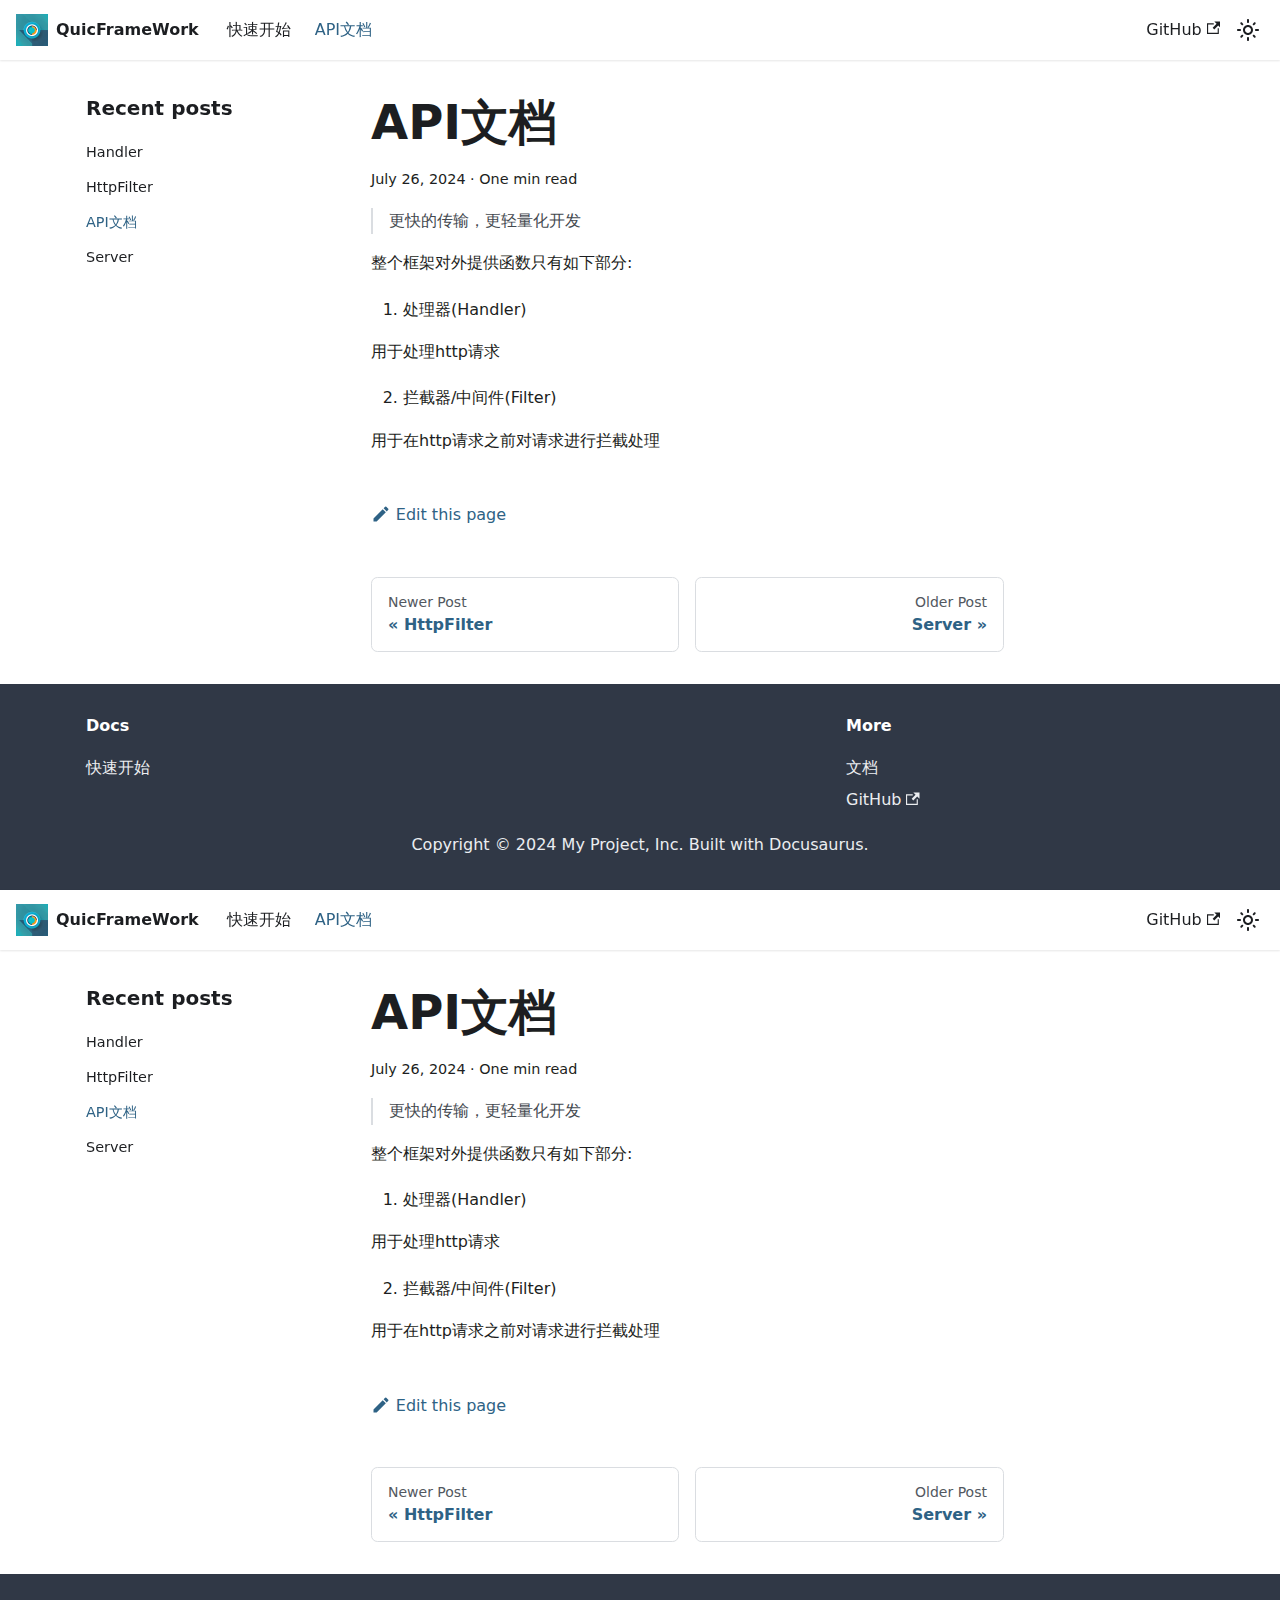
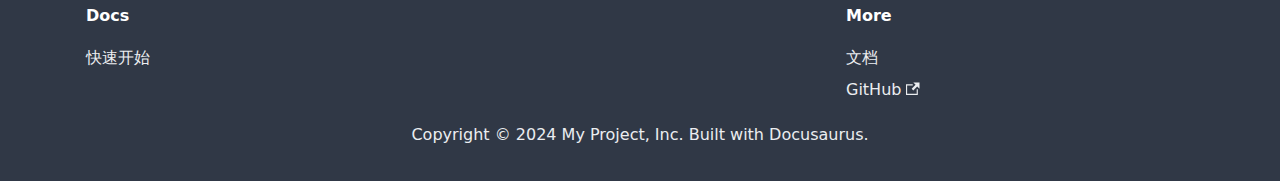
<file: blog/README/index.html>
<!doctype html>
<html lang="en" dir="ltr" class="blog-wrapper blog-post-page plugin-blog plugin-id-default" data-has-hydrated="false">
<head>
<meta charset="UTF-8">
<meta name="generator" content="Docusaurus v3.4.0">
<title data-rh="true">API文档 | QuicFrameWork</title><meta data-rh="true" name="viewport" content="width=device-width,initial-scale=1"><meta data-rh="true" name="twitter:card" content="summary_large_image"><meta data-rh="true" property="og:image" content="https://github.com/img/logo.png"><meta data-rh="true" name="twitter:image" content="https://github.com/img/logo.png"><meta data-rh="true" property="og:url" content="https://github.com/blog/README"><meta data-rh="true" property="og:locale" content="en"><meta data-rh="true" name="docusaurus_locale" content="en"><meta data-rh="true" name="docusaurus_tag" content="default"><meta data-rh="true" name="docsearch:language" content="en"><meta data-rh="true" name="docsearch:docusaurus_tag" content="default"><meta data-rh="true" property="og:title" content="API文档 | QuicFrameWork"><meta data-rh="true" name="description" content="更快的传输，更轻量化开发"><meta data-rh="true" property="og:description" content="更快的传输，更轻量化开发"><meta data-rh="true" property="og:type" content="article"><meta data-rh="true" property="article:published_time" content="2024-07-26T08:54:58.000Z"><link data-rh="true" rel="icon" href="/img/quicframe.ico"><link data-rh="true" rel="canonical" href="https://github.com/blog/README"><link data-rh="true" rel="alternate" href="https://github.com/blog/README" hreflang="en"><link data-rh="true" rel="alternate" href="https://github.com/blog/README" hreflang="x-default"><script data-rh="true" type="application/ld+json">{"@context":"https://schema.org","@type":"BlogPosting","@id":"https://github.com/blog/README","mainEntityOfPage":"https://github.com/blog/README","url":"https://github.com/blog/README","headline":"API文档","name":"API文档","description":"更快的传输，更轻量化开发","datePublished":"2024-07-26T08:54:58.000Z","author":[],"keywords":[],"isPartOf":{"@type":"Blog","@id":"https://github.com/blog","name":"Blog"}}</script><link rel="alternate" type="application/rss+xml" href="/blog/rss.xml" title="QuicFrameWork RSS Feed">
<link rel="alternate" type="application/atom+xml" href="/blog/atom.xml" title="QuicFrameWork Atom Feed"><link rel="stylesheet" href="/assets/css/styles.06bb342b.css">
<script src="/assets/js/runtime~main.2911e2c4.js" defer="defer"></script>
<script src="/assets/js/main.e15b5cfd.js" defer="defer"></script>
</head>
<body class="navigation-with-keyboard">
<script>!function(){function t(t){document.documentElement.setAttribute("data-theme",t)}var e=function(){try{return new URLSearchParams(window.location.search).get("docusaurus-theme")}catch(t){}}()||function(){try{return window.localStorage.getItem("theme")}catch(t){}}();t(null!==e?e:"light")}(),function(){try{const n=new URLSearchParams(window.location.search).entries();for(var[t,e]of n)if(t.startsWith("docusaurus-data-")){var a=t.replace("docusaurus-data-","data-");document.documentElement.setAttribute(a,e)}}catch(t){}}()</script><div id="__docusaurus"><div role="region" aria-label="Skip to main content"><a class="skipToContent_fXgn" href="#__docusaurus_skipToContent_fallback">Skip to main content</a></div><nav aria-label="Main" class="navbar navbar--fixed-top"><div class="navbar__inner"><div class="navbar__items"><button aria-label="Toggle navigation bar" aria-expanded="false" class="navbar__toggle clean-btn" type="button"><svg width="30" height="30" viewBox="0 0 30 30" aria-hidden="true"><path stroke="currentColor" stroke-linecap="round" stroke-miterlimit="10" stroke-width="2" d="M4 7h22M4 15h22M4 23h22"></path></svg></button><a class="navbar__brand" href="/"><div class="navbar__logo"><img src="/img/logo.png" alt="My Site Logo" class="themedComponent_mlkZ themedComponent--light_NVdE"><img src="/img/logo.png" alt="My Site Logo" class="themedComponent_mlkZ themedComponent--dark_xIcU"></div><b class="navbar__title text--truncate">QuicFrameWork</b></a><a class="navbar__item navbar__link" href="/docs/">快速开始</a><a aria-current="page" class="navbar__item navbar__link navbar__link--active" href="/blog">API文档</a></div><div class="navbar__items navbar__items--right"><a href="https://github.com/wangshiben/QuicFrameWork" target="_blank" rel="noopener noreferrer" class="navbar__item navbar__link">GitHub<svg width="13.5" height="13.5" aria-hidden="true" viewBox="0 0 24 24" class="iconExternalLink_nPIU"><path fill="currentColor" d="M21 13v10h-21v-19h12v2h-10v15h17v-8h2zm3-12h-10.988l4.035 4-6.977 7.07 2.828 2.828 6.977-7.07 4.125 4.172v-11z"></path></svg></a><div class="toggle_vylO colorModeToggle_DEke"><button class="clean-btn toggleButton_gllP toggleButtonDisabled_aARS" type="button" disabled="" title="Switch between dark and light mode (currently light mode)" aria-label="Switch between dark and light mode (currently light mode)" aria-live="polite"><svg viewBox="0 0 24 24" width="24" height="24" class="lightToggleIcon_pyhR"><path fill="currentColor" d="M12,9c1.65,0,3,1.35,3,3s-1.35,3-3,3s-3-1.35-3-3S10.35,9,12,9 M12,7c-2.76,0-5,2.24-5,5s2.24,5,5,5s5-2.24,5-5 S14.76,7,12,7L12,7z M2,13l2,0c0.55,0,1-0.45,1-1s-0.45-1-1-1l-2,0c-0.55,0-1,0.45-1,1S1.45,13,2,13z M20,13l2,0c0.55,0,1-0.45,1-1 s-0.45-1-1-1l-2,0c-0.55,0-1,0.45-1,1S19.45,13,20,13z M11,2v2c0,0.55,0.45,1,1,1s1-0.45,1-1V2c0-0.55-0.45-1-1-1S11,1.45,11,2z M11,20v2c0,0.55,0.45,1,1,1s1-0.45,1-1v-2c0-0.55-0.45-1-1-1C11.45,19,11,19.45,11,20z M5.99,4.58c-0.39-0.39-1.03-0.39-1.41,0 c-0.39,0.39-0.39,1.03,0,1.41l1.06,1.06c0.39,0.39,1.03,0.39,1.41,0s0.39-1.03,0-1.41L5.99,4.58z M18.36,16.95 c-0.39-0.39-1.03-0.39-1.41,0c-0.39,0.39-0.39,1.03,0,1.41l1.06,1.06c0.39,0.39,1.03,0.39,1.41,0c0.39-0.39,0.39-1.03,0-1.41 L18.36,16.95z M19.42,5.99c0.39-0.39,0.39-1.03,0-1.41c-0.39-0.39-1.03-0.39-1.41,0l-1.06,1.06c-0.39,0.39-0.39,1.03,0,1.41 s1.03,0.39,1.41,0L19.42,5.99z M7.05,18.36c0.39-0.39,0.39-1.03,0-1.41c-0.39-0.39-1.03-0.39-1.41,0l-1.06,1.06 c-0.39,0.39-0.39,1.03,0,1.41s1.03,0.39,1.41,0L7.05,18.36z"></path></svg><svg viewBox="0 0 24 24" width="24" height="24" class="darkToggleIcon_wfgR"><path fill="currentColor" d="M9.37,5.51C9.19,6.15,9.1,6.82,9.1,7.5c0,4.08,3.32,7.4,7.4,7.4c0.68,0,1.35-0.09,1.99-0.27C17.45,17.19,14.93,19,12,19 c-3.86,0-7-3.14-7-7C5,9.07,6.81,6.55,9.37,5.51z M12,3c-4.97,0-9,4.03-9,9s4.03,9,9,9s9-4.03,9-9c0-0.46-0.04-0.92-0.1-1.36 c-0.98,1.37-2.58,2.26-4.4,2.26c-2.98,0-5.4-2.42-5.4-5.4c0-1.81,0.89-3.42,2.26-4.4C12.92,3.04,12.46,3,12,3L12,3z"></path></svg></button></div><div class="navbarSearchContainer_Bca1"></div></div></div><div role="presentation" class="navbar-sidebar__backdrop"></div></nav><div id="__docusaurus_skipToContent_fallback" class="main-wrapper mainWrapper_z2l0"><div class="container margin-vert--lg"><div class="row"><aside class="col col--3"><nav class="sidebar_re4s thin-scrollbar" aria-label="Blog recent posts navigation"><div class="sidebarItemTitle_pO2u margin-bottom--md">Recent posts</div><ul class="sidebarItemList_Yudw clean-list"><li class="sidebarItem__DBe"><a class="sidebarItemLink_mo7H" href="/blog/Handler">Handler</a></li><li class="sidebarItem__DBe"><a class="sidebarItemLink_mo7H" href="/blog/HttpFilter">HttpFilter</a></li><li class="sidebarItem__DBe"><a aria-current="page" class="sidebarItemLink_mo7H sidebarItemLinkActive_I1ZP" href="/blog/README">API文档</a></li><li class="sidebarItem__DBe"><a class="sidebarItemLink_mo7H" href="/blog/Server">Server</a></li></ul></nav></aside><main class="col col--7"><article><header><h1 class="title_f1Hy">API文档</h1><div class="container_mt6G margin-vert--md"><time datetime="2024-07-26T08:54:58.000Z">July 26, 2024</time> · <!-- -->One min read</div></header><div id="__blog-post-container" class="markdown"><blockquote>
<p>更快的传输，更轻量化开发</p>
</blockquote>
<p>整个框架对外提供函数只有如下部分:</p>
<ol>
<li>处理器(Handler)</li>
</ol>
<p>用于处理http请求</p>
<ol start="2">
<li>拦截器/中间件(Filter)</li>
</ol>
<p>用于在http请求之前对请求进行拦截处理</p></div><footer class="docusaurus-mt-lg"><div class="row margin-top--sm theme-blog-footer-edit-meta-row"><div class="col"><a href="https://github.com/QuicFrameworkDoc/doc/tree/main/blog/blog/README.md" target="_blank" rel="noopener noreferrer" class="theme-edit-this-page"><svg fill="currentColor" height="20" width="20" viewBox="0 0 40 40" class="iconEdit_Z9Sw" aria-hidden="true"><g><path d="m34.5 11.7l-3 3.1-6.3-6.3 3.1-3q0.5-0.5 1.2-0.5t1.1 0.5l3.9 3.9q0.5 0.4 0.5 1.1t-0.5 1.2z m-29.5 17.1l18.4-18.5 6.3 6.3-18.4 18.4h-6.3v-6.2z"></path></g></svg>Edit this page</a></div><div class="col lastUpdated_JAkA"></div></div></footer></article><nav class="pagination-nav docusaurus-mt-lg" aria-label="Blog post page navigation"><a class="pagination-nav__link pagination-nav__link--prev" href="/blog/HttpFilter"><div class="pagination-nav__sublabel">Newer Post</div><div class="pagination-nav__label">HttpFilter</div></a><a class="pagination-nav__link pagination-nav__link--next" href="/blog/Server"><div class="pagination-nav__sublabel">Older Post</div><div class="pagination-nav__label">Server</div></a></nav></main></div></div></div><footer class="footer footer--dark"><div class="container container-fluid"><div class="row footer__links"><div class="col footer__col"><div class="footer__title">Docs</div><ul class="footer__items clean-list"><li class="footer__item"><a class="footer__link-item" href="/docs/intro">快速开始</a></li></ul></div><div class="col footer__col"><div class="footer__title"></div><ul class="footer__items clean-list"></ul></div><div class="col footer__col"><div class="footer__title">More</div><ul class="footer__items clean-list"><li class="footer__item"><a class="footer__link-item" href="/blog">文档</a></li><li class="footer__item"><a href="https://github.com/wangshiben/QuicFrameWork" target="_blank" rel="noopener noreferrer" class="footer__link-item">GitHub<svg width="13.5" height="13.5" aria-hidden="true" viewBox="0 0 24 24" class="iconExternalLink_nPIU"><path fill="currentColor" d="M21 13v10h-21v-19h12v2h-10v15h17v-8h2zm3-12h-10.988l4.035 4-6.977 7.07 2.828 2.828 6.977-7.07 4.125 4.172v-11z"></path></svg></a></li></ul></div></div><div class="footer__bottom text--center"><div class="footer__copyright">Copyright © 2024 My Project, Inc. Built with Docusaurus.</div></div></div></footer></div>
</body>
</html>
</file>
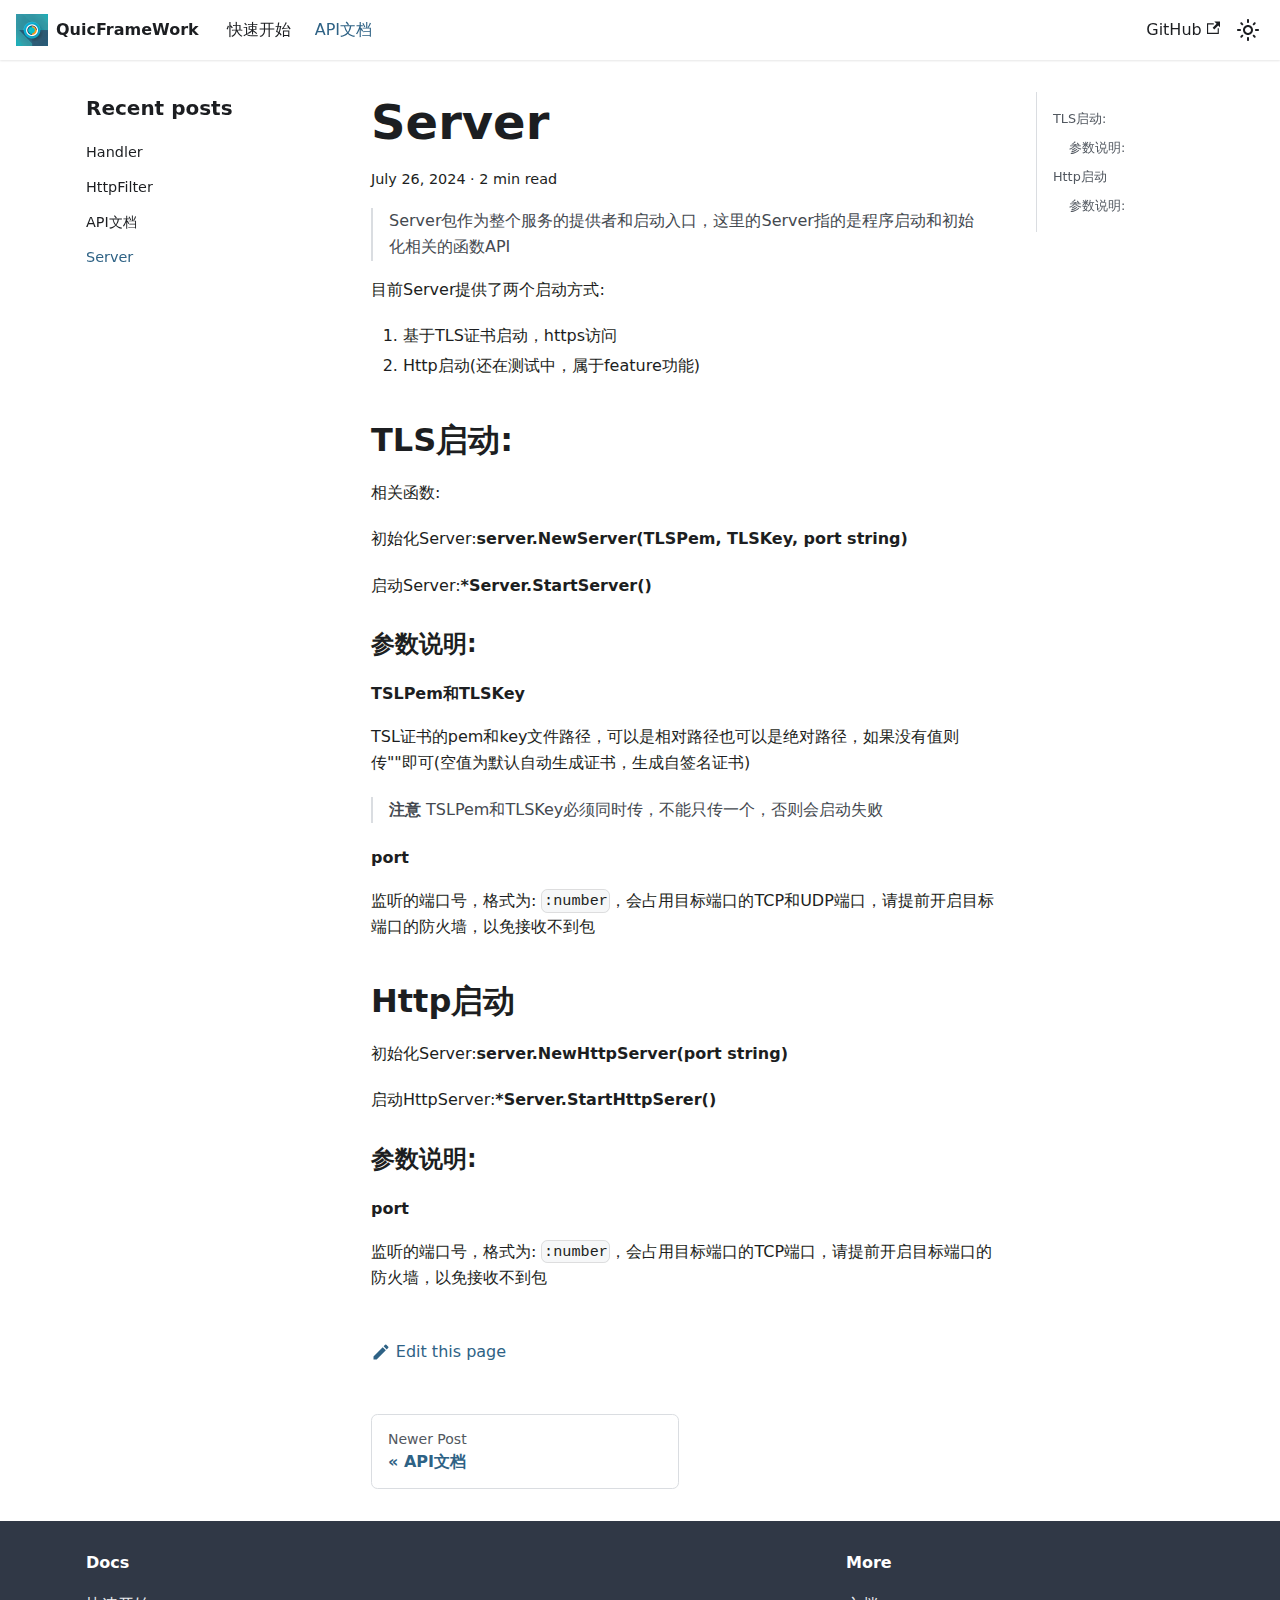
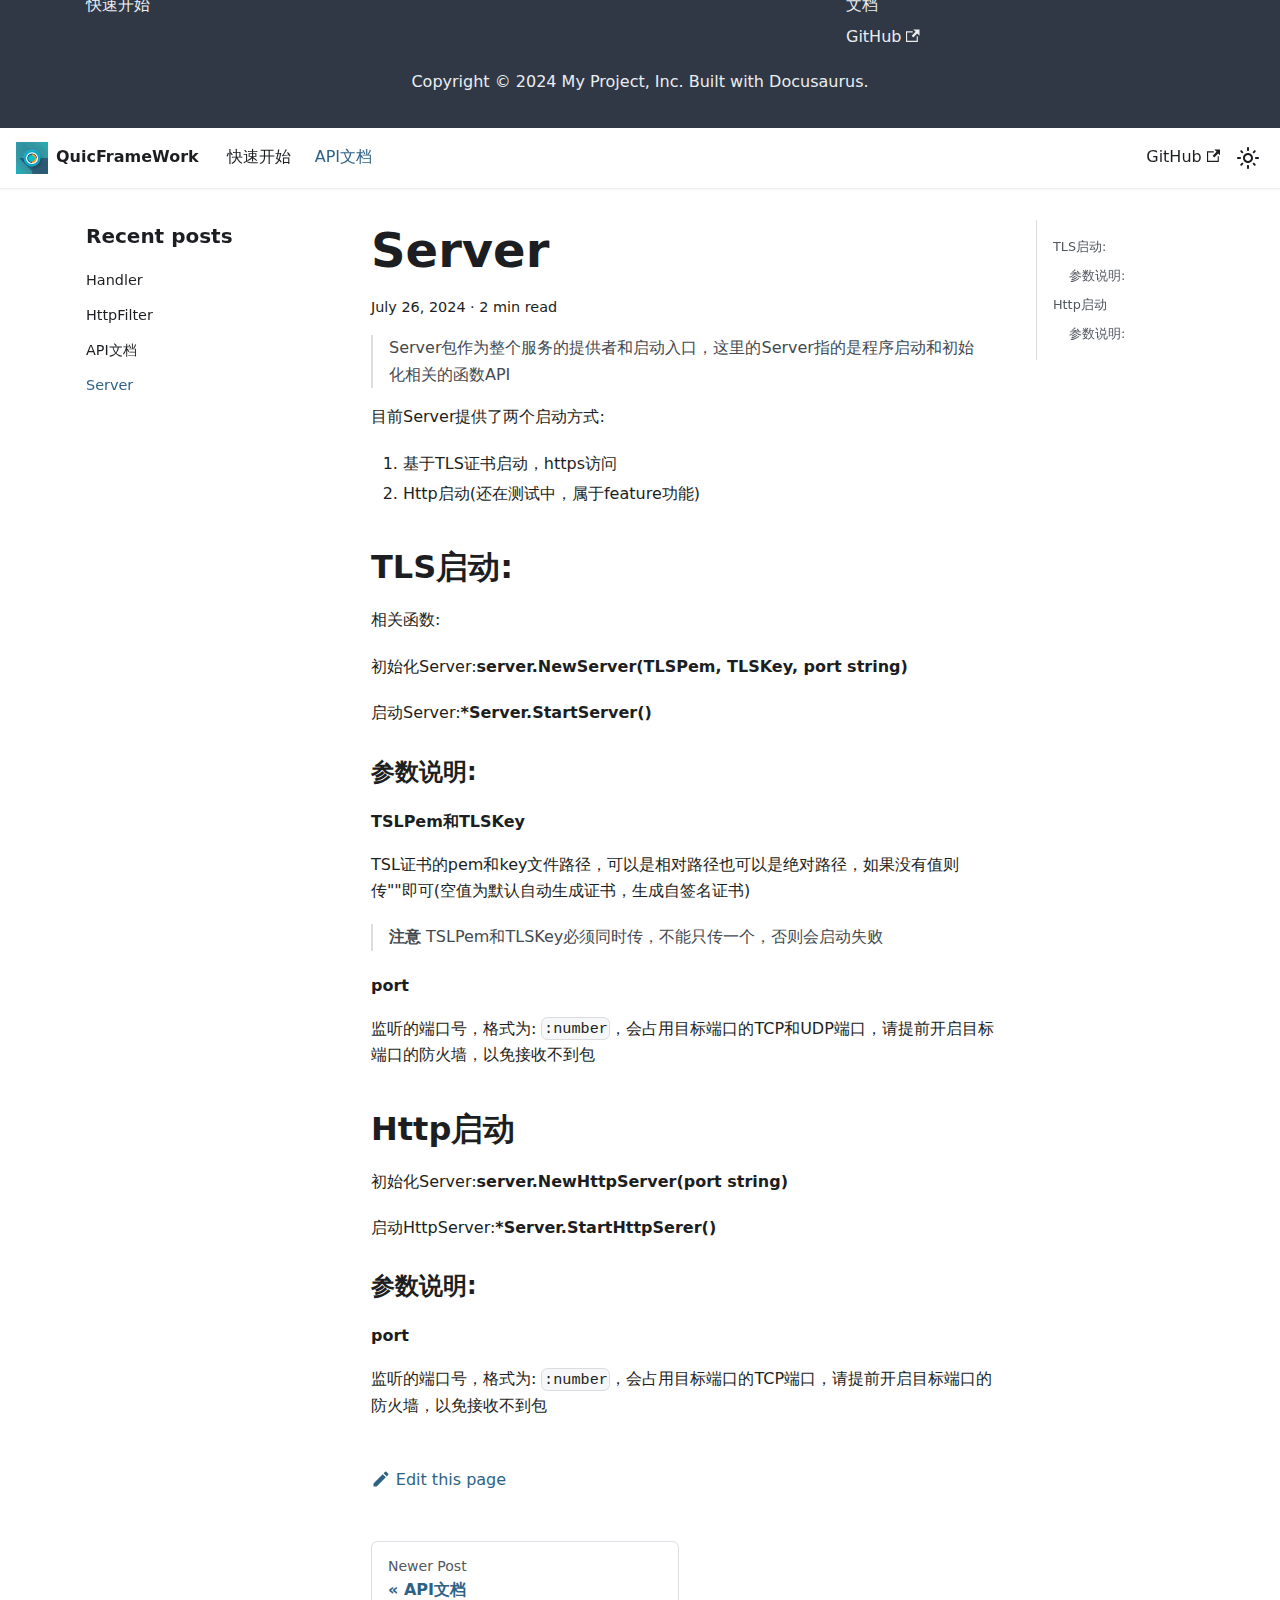
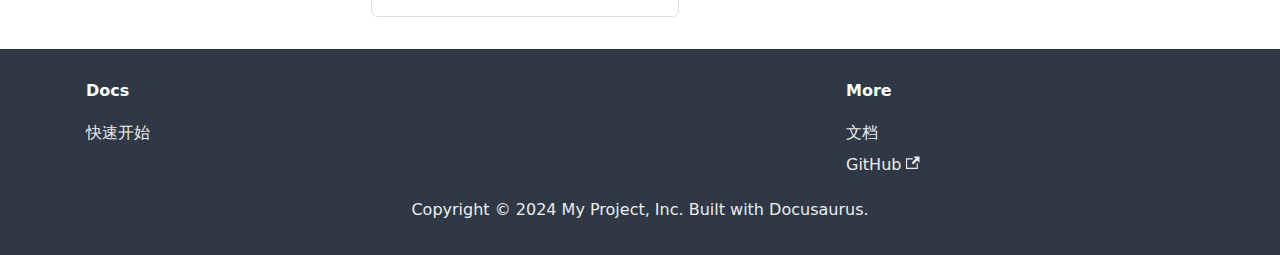
<file: blog/Server/index.html>
<!doctype html>
<html lang="en" dir="ltr" class="blog-wrapper blog-post-page plugin-blog plugin-id-default" data-has-hydrated="false">
<head>
<meta charset="UTF-8">
<meta name="generator" content="Docusaurus v3.4.0">
<title data-rh="true">Server | QuicFrameWork</title><meta data-rh="true" name="viewport" content="width=device-width,initial-scale=1"><meta data-rh="true" name="twitter:card" content="summary_large_image"><meta data-rh="true" property="og:image" content="https://github.com/img/logo.png"><meta data-rh="true" name="twitter:image" content="https://github.com/img/logo.png"><meta data-rh="true" property="og:url" content="https://github.com/blog/Server"><meta data-rh="true" property="og:locale" content="en"><meta data-rh="true" name="docusaurus_locale" content="en"><meta data-rh="true" name="docusaurus_tag" content="default"><meta data-rh="true" name="docsearch:language" content="en"><meta data-rh="true" name="docsearch:docusaurus_tag" content="default"><meta data-rh="true" property="og:title" content="Server | QuicFrameWork"><meta data-rh="true" name="description" content="Server包作为整个服务的提供者和启动入口，这里的Server指的是程序启动和初始化相关的函数API"><meta data-rh="true" property="og:description" content="Server包作为整个服务的提供者和启动入口，这里的Server指的是程序启动和初始化相关的函数API"><meta data-rh="true" property="og:type" content="article"><meta data-rh="true" property="article:published_time" content="2024-07-26T08:54:58.000Z"><link data-rh="true" rel="icon" href="/img/quicframe.ico"><link data-rh="true" rel="canonical" href="https://github.com/blog/Server"><link data-rh="true" rel="alternate" href="https://github.com/blog/Server" hreflang="en"><link data-rh="true" rel="alternate" href="https://github.com/blog/Server" hreflang="x-default"><script data-rh="true" type="application/ld+json">{"@context":"https://schema.org","@type":"BlogPosting","@id":"https://github.com/blog/Server","mainEntityOfPage":"https://github.com/blog/Server","url":"https://github.com/blog/Server","headline":"Server","name":"Server","description":"Server包作为整个服务的提供者和启动入口，这里的Server指的是程序启动和初始化相关的函数API","datePublished":"2024-07-26T08:54:58.000Z","author":[],"keywords":[],"isPartOf":{"@type":"Blog","@id":"https://github.com/blog","name":"Blog"}}</script><link rel="alternate" type="application/rss+xml" href="/blog/rss.xml" title="QuicFrameWork RSS Feed">
<link rel="alternate" type="application/atom+xml" href="/blog/atom.xml" title="QuicFrameWork Atom Feed"><link rel="stylesheet" href="/assets/css/styles.06bb342b.css">
<script src="/assets/js/runtime~main.2911e2c4.js" defer="defer"></script>
<script src="/assets/js/main.e15b5cfd.js" defer="defer"></script>
</head>
<body class="navigation-with-keyboard">
<script>!function(){function t(t){document.documentElement.setAttribute("data-theme",t)}var e=function(){try{return new URLSearchParams(window.location.search).get("docusaurus-theme")}catch(t){}}()||function(){try{return window.localStorage.getItem("theme")}catch(t){}}();t(null!==e?e:"light")}(),function(){try{const n=new URLSearchParams(window.location.search).entries();for(var[t,e]of n)if(t.startsWith("docusaurus-data-")){var a=t.replace("docusaurus-data-","data-");document.documentElement.setAttribute(a,e)}}catch(t){}}()</script><div id="__docusaurus"><div role="region" aria-label="Skip to main content"><a class="skipToContent_fXgn" href="#__docusaurus_skipToContent_fallback">Skip to main content</a></div><nav aria-label="Main" class="navbar navbar--fixed-top"><div class="navbar__inner"><div class="navbar__items"><button aria-label="Toggle navigation bar" aria-expanded="false" class="navbar__toggle clean-btn" type="button"><svg width="30" height="30" viewBox="0 0 30 30" aria-hidden="true"><path stroke="currentColor" stroke-linecap="round" stroke-miterlimit="10" stroke-width="2" d="M4 7h22M4 15h22M4 23h22"></path></svg></button><a class="navbar__brand" href="/"><div class="navbar__logo"><img src="/img/logo.png" alt="My Site Logo" class="themedComponent_mlkZ themedComponent--light_NVdE"><img src="/img/logo.png" alt="My Site Logo" class="themedComponent_mlkZ themedComponent--dark_xIcU"></div><b class="navbar__title text--truncate">QuicFrameWork</b></a><a class="navbar__item navbar__link" href="/docs/">快速开始</a><a aria-current="page" class="navbar__item navbar__link navbar__link--active" href="/blog">API文档</a></div><div class="navbar__items navbar__items--right"><a href="https://github.com/wangshiben/QuicFrameWork" target="_blank" rel="noopener noreferrer" class="navbar__item navbar__link">GitHub<svg width="13.5" height="13.5" aria-hidden="true" viewBox="0 0 24 24" class="iconExternalLink_nPIU"><path fill="currentColor" d="M21 13v10h-21v-19h12v2h-10v15h17v-8h2zm3-12h-10.988l4.035 4-6.977 7.07 2.828 2.828 6.977-7.07 4.125 4.172v-11z"></path></svg></a><div class="toggle_vylO colorModeToggle_DEke"><button class="clean-btn toggleButton_gllP toggleButtonDisabled_aARS" type="button" disabled="" title="Switch between dark and light mode (currently light mode)" aria-label="Switch between dark and light mode (currently light mode)" aria-live="polite"><svg viewBox="0 0 24 24" width="24" height="24" class="lightToggleIcon_pyhR"><path fill="currentColor" d="M12,9c1.65,0,3,1.35,3,3s-1.35,3-3,3s-3-1.35-3-3S10.35,9,12,9 M12,7c-2.76,0-5,2.24-5,5s2.24,5,5,5s5-2.24,5-5 S14.76,7,12,7L12,7z M2,13l2,0c0.55,0,1-0.45,1-1s-0.45-1-1-1l-2,0c-0.55,0-1,0.45-1,1S1.45,13,2,13z M20,13l2,0c0.55,0,1-0.45,1-1 s-0.45-1-1-1l-2,0c-0.55,0-1,0.45-1,1S19.45,13,20,13z M11,2v2c0,0.55,0.45,1,1,1s1-0.45,1-1V2c0-0.55-0.45-1-1-1S11,1.45,11,2z M11,20v2c0,0.55,0.45,1,1,1s1-0.45,1-1v-2c0-0.55-0.45-1-1-1C11.45,19,11,19.45,11,20z M5.99,4.58c-0.39-0.39-1.03-0.39-1.41,0 c-0.39,0.39-0.39,1.03,0,1.41l1.06,1.06c0.39,0.39,1.03,0.39,1.41,0s0.39-1.03,0-1.41L5.99,4.58z M18.36,16.95 c-0.39-0.39-1.03-0.39-1.41,0c-0.39,0.39-0.39,1.03,0,1.41l1.06,1.06c0.39,0.39,1.03,0.39,1.41,0c0.39-0.39,0.39-1.03,0-1.41 L18.36,16.95z M19.42,5.99c0.39-0.39,0.39-1.03,0-1.41c-0.39-0.39-1.03-0.39-1.41,0l-1.06,1.06c-0.39,0.39-0.39,1.03,0,1.41 s1.03,0.39,1.41,0L19.42,5.99z M7.05,18.36c0.39-0.39,0.39-1.03,0-1.41c-0.39-0.39-1.03-0.39-1.41,0l-1.06,1.06 c-0.39,0.39-0.39,1.03,0,1.41s1.03,0.39,1.41,0L7.05,18.36z"></path></svg><svg viewBox="0 0 24 24" width="24" height="24" class="darkToggleIcon_wfgR"><path fill="currentColor" d="M9.37,5.51C9.19,6.15,9.1,6.82,9.1,7.5c0,4.08,3.32,7.4,7.4,7.4c0.68,0,1.35-0.09,1.99-0.27C17.45,17.19,14.93,19,12,19 c-3.86,0-7-3.14-7-7C5,9.07,6.81,6.55,9.37,5.51z M12,3c-4.97,0-9,4.03-9,9s4.03,9,9,9s9-4.03,9-9c0-0.46-0.04-0.92-0.1-1.36 c-0.98,1.37-2.58,2.26-4.4,2.26c-2.98,0-5.4-2.42-5.4-5.4c0-1.81,0.89-3.42,2.26-4.4C12.92,3.04,12.46,3,12,3L12,3z"></path></svg></button></div><div class="navbarSearchContainer_Bca1"></div></div></div><div role="presentation" class="navbar-sidebar__backdrop"></div></nav><div id="__docusaurus_skipToContent_fallback" class="main-wrapper mainWrapper_z2l0"><div class="container margin-vert--lg"><div class="row"><aside class="col col--3"><nav class="sidebar_re4s thin-scrollbar" aria-label="Blog recent posts navigation"><div class="sidebarItemTitle_pO2u margin-bottom--md">Recent posts</div><ul class="sidebarItemList_Yudw clean-list"><li class="sidebarItem__DBe"><a class="sidebarItemLink_mo7H" href="/blog/Handler">Handler</a></li><li class="sidebarItem__DBe"><a class="sidebarItemLink_mo7H" href="/blog/HttpFilter">HttpFilter</a></li><li class="sidebarItem__DBe"><a class="sidebarItemLink_mo7H" href="/blog/README">API文档</a></li><li class="sidebarItem__DBe"><a aria-current="page" class="sidebarItemLink_mo7H sidebarItemLinkActive_I1ZP" href="/blog/Server">Server</a></li></ul></nav></aside><main class="col col--7"><article><header><h1 class="title_f1Hy">Server</h1><div class="container_mt6G margin-vert--md"><time datetime="2024-07-26T08:54:58.000Z">July 26, 2024</time> · <!-- -->2 min read</div></header><div id="__blog-post-container" class="markdown"><blockquote>
<p>Server包作为整个服务的提供者和启动入口，这里的Server指的是程序启动和初始化相关的函数API</p>
</blockquote>
<p>目前Server提供了两个启动方式:</p>
<ol>
<li>基于TLS证书启动，https访问</li>
<li>Http启动(还在测试中，属于feature功能)</li>
</ol>
<h2 class="anchor anchorWithStickyNavbar_LWe7" id="tls启动">TLS启动:<a class="hash-link" aria-label="Direct link to TLS启动:" title="Direct link to TLS启动:" href="/blog/Server#tls启动">​</a></h2>
<p>相关函数:</p>
<p>初始化Server:<strong>server.NewServer(TLSPem, TLSKey, port string)</strong></p>
<p>启动Server:<strong>*Server.StartServer()</strong></p>
<h3 class="anchor anchorWithStickyNavbar_LWe7" id="参数说明">参数说明:<a class="hash-link" aria-label="Direct link to 参数说明:" title="Direct link to 参数说明:" href="/blog/Server#参数说明">​</a></h3>
<h4 class="anchor anchorWithStickyNavbar_LWe7" id="tslpem和tlskey">TSLPem和TLSKey<a class="hash-link" aria-label="Direct link to TSLPem和TLSKey" title="Direct link to TSLPem和TLSKey" href="/blog/Server#tslpem和tlskey">​</a></h4>
<p>TSL证书的pem和key文件路径，可以是相对路径也可以是绝对路径，如果没有值则传&quot;&quot;即可(空值为默认自动生成证书，生成自签名证书)</p>
<blockquote>
<p><strong>注意</strong> TSLPem和TLSKey必须同时传，不能只传一个，否则会启动失败</p>
</blockquote>
<h4 class="anchor anchorWithStickyNavbar_LWe7" id="port">port<a class="hash-link" aria-label="Direct link to port" title="Direct link to port" href="/blog/Server#port">​</a></h4>
<p>监听的端口号，格式为: <code>:number</code>，会占用目标端口的TCP和UDP端口，请提前开启目标端口的防火墙，以免接收不到包</p>
<h2 class="anchor anchorWithStickyNavbar_LWe7" id="http启动">Http启动<a class="hash-link" aria-label="Direct link to Http启动" title="Direct link to Http启动" href="/blog/Server#http启动">​</a></h2>
<p>初始化Server:<strong>server.NewHttpServer(port string)</strong></p>
<p>启动HttpServer:<strong>*Server.StartHttpSerer()</strong></p>
<h3 class="anchor anchorWithStickyNavbar_LWe7" id="参数说明-1">参数说明:<a class="hash-link" aria-label="Direct link to 参数说明:" title="Direct link to 参数说明:" href="/blog/Server#参数说明-1">​</a></h3>
<h4 class="anchor anchorWithStickyNavbar_LWe7" id="port-1">port<a class="hash-link" aria-label="Direct link to port" title="Direct link to port" href="/blog/Server#port-1">​</a></h4>
<p>监听的端口号，格式为: <code>:number</code>，会占用目标端口的TCP端口，请提前开启目标端口的防火墙，以免接收不到包</p></div><footer class="docusaurus-mt-lg"><div class="row margin-top--sm theme-blog-footer-edit-meta-row"><div class="col"><a href="https://github.com/QuicFrameworkDoc/doc/tree/main/blog/blog/Server.md" target="_blank" rel="noopener noreferrer" class="theme-edit-this-page"><svg fill="currentColor" height="20" width="20" viewBox="0 0 40 40" class="iconEdit_Z9Sw" aria-hidden="true"><g><path d="m34.5 11.7l-3 3.1-6.3-6.3 3.1-3q0.5-0.5 1.2-0.5t1.1 0.5l3.9 3.9q0.5 0.4 0.5 1.1t-0.5 1.2z m-29.5 17.1l18.4-18.5 6.3 6.3-18.4 18.4h-6.3v-6.2z"></path></g></svg>Edit this page</a></div><div class="col lastUpdated_JAkA"></div></div></footer></article><nav class="pagination-nav docusaurus-mt-lg" aria-label="Blog post page navigation"><a class="pagination-nav__link pagination-nav__link--prev" href="/blog/README"><div class="pagination-nav__sublabel">Newer Post</div><div class="pagination-nav__label">API文档</div></a></nav></main><div class="col col--2"><div class="tableOfContents_bqdL thin-scrollbar"><ul class="table-of-contents table-of-contents__left-border"><li><a class="table-of-contents__link toc-highlight" href="/blog/Server#tls启动">TLS启动:</a><ul><li><a class="table-of-contents__link toc-highlight" href="/blog/Server#参数说明">参数说明:</a></li></ul></li><li><a class="table-of-contents__link toc-highlight" href="/blog/Server#http启动">Http启动</a><ul><li><a class="table-of-contents__link toc-highlight" href="/blog/Server#参数说明-1">参数说明:</a></li></ul></li></ul></div></div></div></div></div><footer class="footer footer--dark"><div class="container container-fluid"><div class="row footer__links"><div class="col footer__col"><div class="footer__title">Docs</div><ul class="footer__items clean-list"><li class="footer__item"><a class="footer__link-item" href="/docs/intro">快速开始</a></li></ul></div><div class="col footer__col"><div class="footer__title"></div><ul class="footer__items clean-list"></ul></div><div class="col footer__col"><div class="footer__title">More</div><ul class="footer__items clean-list"><li class="footer__item"><a class="footer__link-item" href="/blog">文档</a></li><li class="footer__item"><a href="https://github.com/wangshiben/QuicFrameWork" target="_blank" rel="noopener noreferrer" class="footer__link-item">GitHub<svg width="13.5" height="13.5" aria-hidden="true" viewBox="0 0 24 24" class="iconExternalLink_nPIU"><path fill="currentColor" d="M21 13v10h-21v-19h12v2h-10v15h17v-8h2zm3-12h-10.988l4.035 4-6.977 7.07 2.828 2.828 6.977-7.07 4.125 4.172v-11z"></path></svg></a></li></ul></div></div><div class="footer__bottom text--center"><div class="footer__copyright">Copyright © 2024 My Project, Inc. Built with Docusaurus.</div></div></div></footer></div>
</body>
</html>
</file>
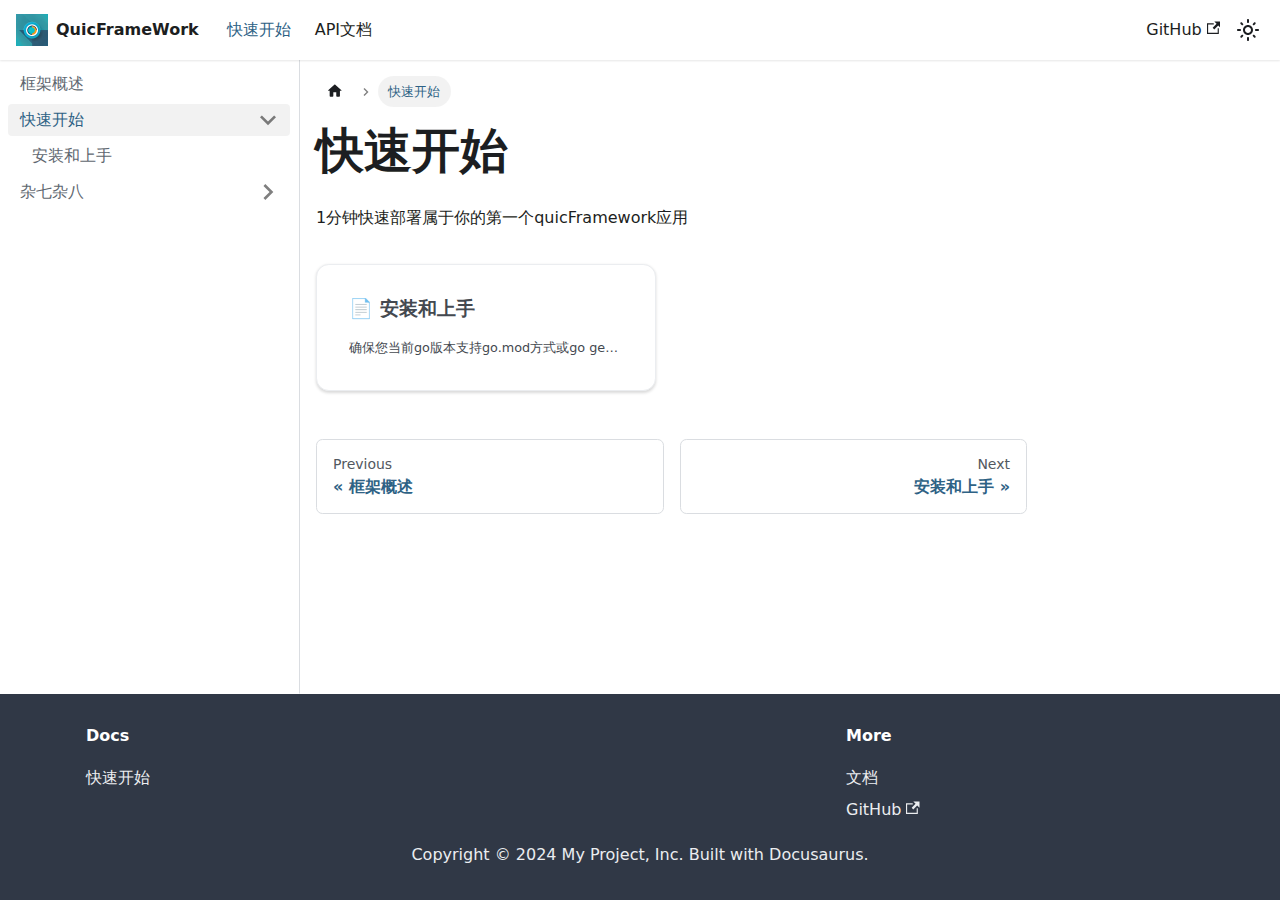
<file: docs/category/快速开始/index.html>
<!doctype html>
<html lang="en" dir="ltr" class="docs-wrapper plugin-docs plugin-id-default docs-version-current docs-doc-page" data-has-hydrated="false">
<head>
<meta charset="UTF-8">
<meta name="generator" content="Docusaurus v3.4.0">
<title data-rh="true">快速开始 | QuicFrameWork</title><meta data-rh="true" name="viewport" content="width=device-width,initial-scale=1"><meta data-rh="true" name="twitter:card" content="summary_large_image"><meta data-rh="true" property="og:image" content="https://github.com/img/logo.png"><meta data-rh="true" name="twitter:image" content="https://github.com/img/logo.png"><meta data-rh="true" property="og:url" content="https://github.com/docs/category/快速开始"><meta data-rh="true" property="og:locale" content="en"><meta data-rh="true" name="docusaurus_locale" content="en"><meta data-rh="true" name="docsearch:language" content="en"><meta data-rh="true" name="docusaurus_version" content="current"><meta data-rh="true" name="docusaurus_tag" content="docs-default-current"><meta data-rh="true" name="docsearch:version" content="current"><meta data-rh="true" name="docsearch:docusaurus_tag" content="docs-default-current"><meta data-rh="true" property="og:title" content="快速开始 | QuicFrameWork"><meta data-rh="true" name="description" content="1分钟快速部署属于你的第一个quicFramework应用"><meta data-rh="true" property="og:description" content="1分钟快速部署属于你的第一个quicFramework应用"><link data-rh="true" rel="icon" href="/img/quicframe.ico"><link data-rh="true" rel="canonical" href="https://github.com/docs/category/快速开始"><link data-rh="true" rel="alternate" href="https://github.com/docs/category/快速开始" hreflang="en"><link data-rh="true" rel="alternate" href="https://github.com/docs/category/快速开始" hreflang="x-default"><link rel="alternate" type="application/rss+xml" href="/blog/rss.xml" title="QuicFrameWork RSS Feed">
<link rel="alternate" type="application/atom+xml" href="/blog/atom.xml" title="QuicFrameWork Atom Feed"><link rel="stylesheet" href="/assets/css/styles.06bb342b.css">
<script src="/assets/js/runtime~main.2911e2c4.js" defer="defer"></script>
<script src="/assets/js/main.e15b5cfd.js" defer="defer"></script>
</head>
<body class="navigation-with-keyboard">
<script>!function(){function t(t){document.documentElement.setAttribute("data-theme",t)}var e=function(){try{return new URLSearchParams(window.location.search).get("docusaurus-theme")}catch(t){}}()||function(){try{return window.localStorage.getItem("theme")}catch(t){}}();t(null!==e?e:"light")}(),function(){try{const n=new URLSearchParams(window.location.search).entries();for(var[t,e]of n)if(t.startsWith("docusaurus-data-")){var a=t.replace("docusaurus-data-","data-");document.documentElement.setAttribute(a,e)}}catch(t){}}()</script><div id="__docusaurus"><div role="region" aria-label="Skip to main content"><a class="skipToContent_fXgn" href="#__docusaurus_skipToContent_fallback">Skip to main content</a></div><nav aria-label="Main" class="navbar navbar--fixed-top"><div class="navbar__inner"><div class="navbar__items"><button aria-label="Toggle navigation bar" aria-expanded="false" class="navbar__toggle clean-btn" type="button"><svg width="30" height="30" viewBox="0 0 30 30" aria-hidden="true"><path stroke="currentColor" stroke-linecap="round" stroke-miterlimit="10" stroke-width="2" d="M4 7h22M4 15h22M4 23h22"></path></svg></button><a class="navbar__brand" href="/"><div class="navbar__logo"><img src="/img/logo.png" alt="My Site Logo" class="themedComponent_mlkZ themedComponent--light_NVdE"><img src="/img/logo.png" alt="My Site Logo" class="themedComponent_mlkZ themedComponent--dark_xIcU"></div><b class="navbar__title text--truncate">QuicFrameWork</b></a><a aria-current="page" class="navbar__item navbar__link navbar__link--active" href="/docs/">快速开始</a><a class="navbar__item navbar__link" href="/blog">API文档</a></div><div class="navbar__items navbar__items--right"><a href="https://github.com/wangshiben/QuicFrameWork" target="_blank" rel="noopener noreferrer" class="navbar__item navbar__link">GitHub<svg width="13.5" height="13.5" aria-hidden="true" viewBox="0 0 24 24" class="iconExternalLink_nPIU"><path fill="currentColor" d="M21 13v10h-21v-19h12v2h-10v15h17v-8h2zm3-12h-10.988l4.035 4-6.977 7.07 2.828 2.828 6.977-7.07 4.125 4.172v-11z"></path></svg></a><div class="toggle_vylO colorModeToggle_DEke"><button class="clean-btn toggleButton_gllP toggleButtonDisabled_aARS" type="button" disabled="" title="Switch between dark and light mode (currently light mode)" aria-label="Switch between dark and light mode (currently light mode)" aria-live="polite"><svg viewBox="0 0 24 24" width="24" height="24" class="lightToggleIcon_pyhR"><path fill="currentColor" d="M12,9c1.65,0,3,1.35,3,3s-1.35,3-3,3s-3-1.35-3-3S10.35,9,12,9 M12,7c-2.76,0-5,2.24-5,5s2.24,5,5,5s5-2.24,5-5 S14.76,7,12,7L12,7z M2,13l2,0c0.55,0,1-0.45,1-1s-0.45-1-1-1l-2,0c-0.55,0-1,0.45-1,1S1.45,13,2,13z M20,13l2,0c0.55,0,1-0.45,1-1 s-0.45-1-1-1l-2,0c-0.55,0-1,0.45-1,1S19.45,13,20,13z M11,2v2c0,0.55,0.45,1,1,1s1-0.45,1-1V2c0-0.55-0.45-1-1-1S11,1.45,11,2z M11,20v2c0,0.55,0.45,1,1,1s1-0.45,1-1v-2c0-0.55-0.45-1-1-1C11.45,19,11,19.45,11,20z M5.99,4.58c-0.39-0.39-1.03-0.39-1.41,0 c-0.39,0.39-0.39,1.03,0,1.41l1.06,1.06c0.39,0.39,1.03,0.39,1.41,0s0.39-1.03,0-1.41L5.99,4.58z M18.36,16.95 c-0.39-0.39-1.03-0.39-1.41,0c-0.39,0.39-0.39,1.03,0,1.41l1.06,1.06c0.39,0.39,1.03,0.39,1.41,0c0.39-0.39,0.39-1.03,0-1.41 L18.36,16.95z M19.42,5.99c0.39-0.39,0.39-1.03,0-1.41c-0.39-0.39-1.03-0.39-1.41,0l-1.06,1.06c-0.39,0.39-0.39,1.03,0,1.41 s1.03,0.39,1.41,0L19.42,5.99z M7.05,18.36c0.39-0.39,0.39-1.03,0-1.41c-0.39-0.39-1.03-0.39-1.41,0l-1.06,1.06 c-0.39,0.39-0.39,1.03,0,1.41s1.03,0.39,1.41,0L7.05,18.36z"></path></svg><svg viewBox="0 0 24 24" width="24" height="24" class="darkToggleIcon_wfgR"><path fill="currentColor" d="M9.37,5.51C9.19,6.15,9.1,6.82,9.1,7.5c0,4.08,3.32,7.4,7.4,7.4c0.68,0,1.35-0.09,1.99-0.27C17.45,17.19,14.93,19,12,19 c-3.86,0-7-3.14-7-7C5,9.07,6.81,6.55,9.37,5.51z M12,3c-4.97,0-9,4.03-9,9s4.03,9,9,9s9-4.03,9-9c0-0.46-0.04-0.92-0.1-1.36 c-0.98,1.37-2.58,2.26-4.4,2.26c-2.98,0-5.4-2.42-5.4-5.4c0-1.81,0.89-3.42,2.26-4.4C12.92,3.04,12.46,3,12,3L12,3z"></path></svg></button></div><div class="navbarSearchContainer_Bca1"></div></div></div><div role="presentation" class="navbar-sidebar__backdrop"></div></nav><div id="__docusaurus_skipToContent_fallback" class="main-wrapper mainWrapper_z2l0"><div class="docsWrapper_hBAB"><button aria-label="Scroll back to top" class="clean-btn theme-back-to-top-button backToTopButton_sjWU" type="button"></button><div class="docRoot_UBD9"><aside class="theme-doc-sidebar-container docSidebarContainer_YfHR"><div class="sidebarViewport_aRkj"><div class="sidebar_njMd"><nav aria-label="Docs sidebar" class="menu thin-scrollbar menu_SIkG"><ul class="theme-doc-sidebar-menu menu__list"><li class="theme-doc-sidebar-item-link theme-doc-sidebar-item-link-level-1 menu__list-item"><a class="menu__link" href="/docs/">框架概述</a></li><li class="theme-doc-sidebar-item-category theme-doc-sidebar-item-category-level-1 menu__list-item"><div class="menu__list-item-collapsible menu__list-item-collapsible--active"><a class="menu__link menu__link--sublist menu__link--active" aria-current="page" href="/docs/category/快速开始">快速开始</a><button aria-label="Collapse sidebar category &#x27;快速开始&#x27;" aria-expanded="true" type="button" class="clean-btn menu__caret"></button></div><ul style="display:block;overflow:visible;height:auto" class="menu__list"><li class="theme-doc-sidebar-item-link theme-doc-sidebar-item-link-level-2 menu__list-item"><a class="menu__link" tabindex="0" href="/docs/quicStart/installAndStart">安装和上手</a></li></ul></li><li class="theme-doc-sidebar-item-category theme-doc-sidebar-item-category-level-1 menu__list-item menu__list-item--collapsed"><div class="menu__list-item-collapsible"><a class="menu__link menu__link--sublist" href="/docs/category/杂七杂八">杂七杂八</a><button aria-label="Expand sidebar category &#x27;杂七杂八&#x27;" aria-expanded="false" type="button" class="clean-btn menu__caret"></button></div></li></ul></nav></div></div></aside><main class="docMainContainer_TBSr"><div class="container padding-top--md padding-bottom--lg"><div class="generatedIndexPage_vN6x"><nav class="theme-doc-breadcrumbs breadcrumbsContainer_Z_bl" aria-label="Breadcrumbs"><ul class="breadcrumbs" itemscope="" itemtype="https://schema.org/BreadcrumbList"><li class="breadcrumbs__item"><a aria-label="Home page" class="breadcrumbs__link" href="/"><svg viewBox="0 0 24 24" class="breadcrumbHomeIcon_YNFT"><path d="M10 19v-5h4v5c0 .55.45 1 1 1h3c.55 0 1-.45 1-1v-7h1.7c.46 0 .68-.57.33-.87L12.67 3.6c-.38-.34-.96-.34-1.34 0l-8.36 7.53c-.34.3-.13.87.33.87H5v7c0 .55.45 1 1 1h3c.55 0 1-.45 1-1z" fill="currentColor"></path></svg></a></li><li itemscope="" itemprop="itemListElement" itemtype="https://schema.org/ListItem" class="breadcrumbs__item breadcrumbs__item--active"><span class="breadcrumbs__link" itemprop="name">快速开始</span><meta itemprop="position" content="1"></li></ul></nav><header><h1 class="title_kItE">快速开始</h1><p>1分钟快速部署属于你的第一个quicFramework应用</p></header><article class="margin-top--lg"><section class="row list_eTzJ"><article class="col col--6 margin-bottom--lg"><a class="card padding--lg cardContainer_fWXF" href="/docs/quicStart/installAndStart"><h2 class="text--truncate cardTitle_rnsV" title="安装和上手">📄️<!-- --> <!-- -->安装和上手</h2><p class="text--truncate cardDescription_PWke" title="确保您当前go版本支持go.mod方式或go get方式安装">确保您当前go版本支持go.mod方式或go get方式安装</p></a></article></section></article><footer class="margin-top--lg"><nav class="pagination-nav docusaurus-mt-lg" aria-label="Docs pages"><a class="pagination-nav__link pagination-nav__link--prev" href="/docs/"><div class="pagination-nav__sublabel">Previous</div><div class="pagination-nav__label">框架概述</div></a><a class="pagination-nav__link pagination-nav__link--next" href="/docs/quicStart/installAndStart"><div class="pagination-nav__sublabel">Next</div><div class="pagination-nav__label">安装和上手</div></a></nav></footer></div></div></main></div></div></div><footer class="footer footer--dark"><div class="container container-fluid"><div class="row footer__links"><div class="col footer__col"><div class="footer__title">Docs</div><ul class="footer__items clean-list"><li class="footer__item"><a class="footer__link-item" href="/docs/intro">快速开始</a></li></ul></div><div class="col footer__col"><div class="footer__title"></div><ul class="footer__items clean-list"></ul></div><div class="col footer__col"><div class="footer__title">More</div><ul class="footer__items clean-list"><li class="footer__item"><a class="footer__link-item" href="/blog">文档</a></li><li class="footer__item"><a href="https://github.com/wangshiben/QuicFrameWork" target="_blank" rel="noopener noreferrer" class="footer__link-item">GitHub<svg width="13.5" height="13.5" aria-hidden="true" viewBox="0 0 24 24" class="iconExternalLink_nPIU"><path fill="currentColor" d="M21 13v10h-21v-19h12v2h-10v15h17v-8h2zm3-12h-10.988l4.035 4-6.977 7.07 2.828 2.828 6.977-7.07 4.125 4.172v-11z"></path></svg></a></li></ul></div></div><div class="footer__bottom text--center"><div class="footer__copyright">Copyright © 2024 My Project, Inc. Built with Docusaurus.</div></div></div></footer></div>
</body>
</html>
</file>
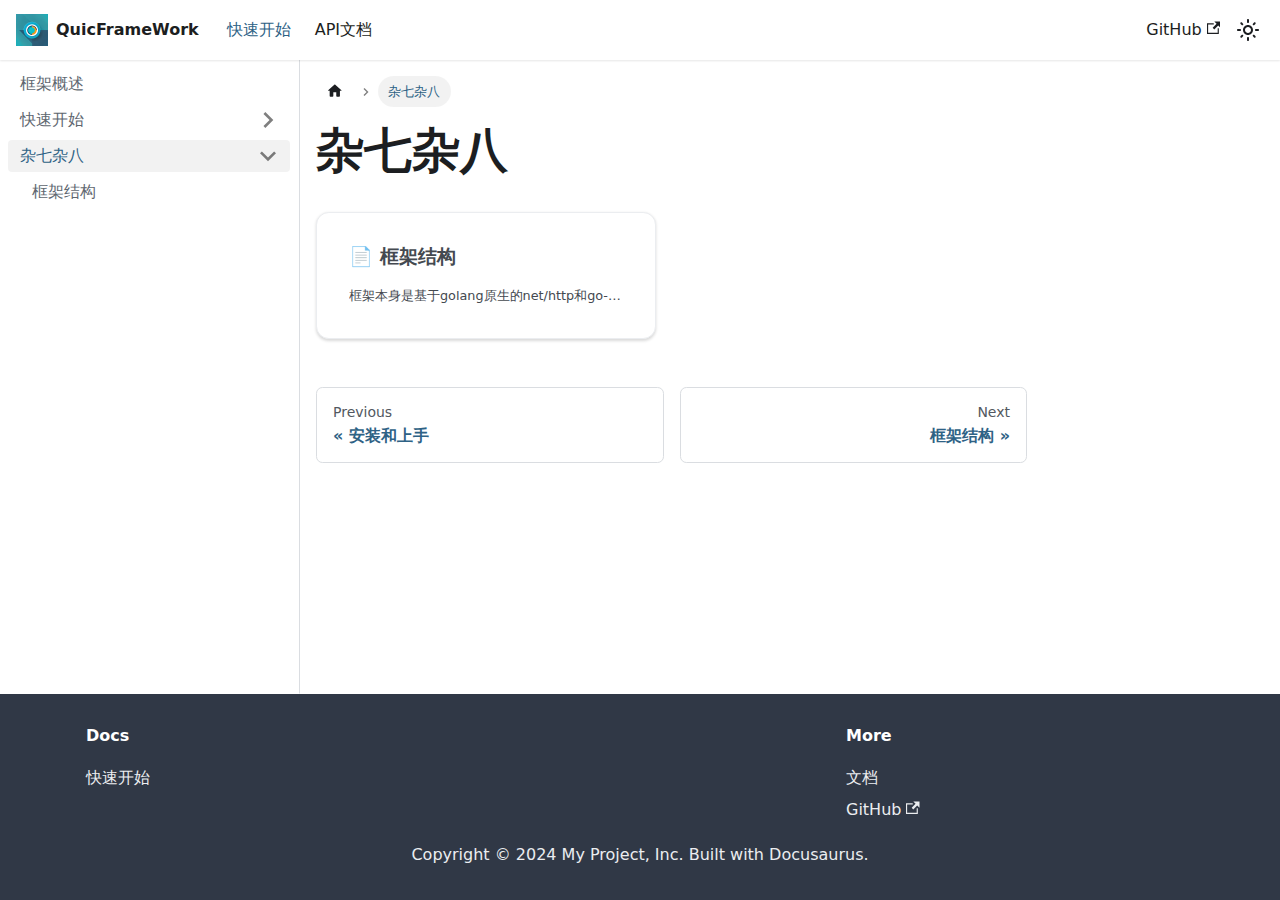
<file: docs/category/杂七杂八/index.html>
<!doctype html>
<html lang="en" dir="ltr" class="docs-wrapper plugin-docs plugin-id-default docs-version-current docs-doc-page" data-has-hydrated="false">
<head>
<meta charset="UTF-8">
<meta name="generator" content="Docusaurus v3.4.0">
<title data-rh="true">杂七杂八 | QuicFrameWork</title><meta data-rh="true" name="viewport" content="width=device-width,initial-scale=1"><meta data-rh="true" name="twitter:card" content="summary_large_image"><meta data-rh="true" property="og:image" content="https://github.com/img/logo.png"><meta data-rh="true" name="twitter:image" content="https://github.com/img/logo.png"><meta data-rh="true" property="og:url" content="https://github.com/docs/category/杂七杂八"><meta data-rh="true" property="og:locale" content="en"><meta data-rh="true" name="docusaurus_locale" content="en"><meta data-rh="true" name="docsearch:language" content="en"><meta data-rh="true" name="docusaurus_version" content="current"><meta data-rh="true" name="docusaurus_tag" content="docs-default-current"><meta data-rh="true" name="docsearch:version" content="current"><meta data-rh="true" name="docsearch:docusaurus_tag" content="docs-default-current"><meta data-rh="true" property="og:title" content="杂七杂八 | QuicFrameWork"><link data-rh="true" rel="icon" href="/img/quicframe.ico"><link data-rh="true" rel="canonical" href="https://github.com/docs/category/杂七杂八"><link data-rh="true" rel="alternate" href="https://github.com/docs/category/杂七杂八" hreflang="en"><link data-rh="true" rel="alternate" href="https://github.com/docs/category/杂七杂八" hreflang="x-default"><link rel="alternate" type="application/rss+xml" href="/blog/rss.xml" title="QuicFrameWork RSS Feed">
<link rel="alternate" type="application/atom+xml" href="/blog/atom.xml" title="QuicFrameWork Atom Feed"><link rel="stylesheet" href="/assets/css/styles.06bb342b.css">
<script src="/assets/js/runtime~main.2911e2c4.js" defer="defer"></script>
<script src="/assets/js/main.e15b5cfd.js" defer="defer"></script>
</head>
<body class="navigation-with-keyboard">
<script>!function(){function t(t){document.documentElement.setAttribute("data-theme",t)}var e=function(){try{return new URLSearchParams(window.location.search).get("docusaurus-theme")}catch(t){}}()||function(){try{return window.localStorage.getItem("theme")}catch(t){}}();t(null!==e?e:"light")}(),function(){try{const n=new URLSearchParams(window.location.search).entries();for(var[t,e]of n)if(t.startsWith("docusaurus-data-")){var a=t.replace("docusaurus-data-","data-");document.documentElement.setAttribute(a,e)}}catch(t){}}()</script><div id="__docusaurus"><div role="region" aria-label="Skip to main content"><a class="skipToContent_fXgn" href="#__docusaurus_skipToContent_fallback">Skip to main content</a></div><nav aria-label="Main" class="navbar navbar--fixed-top"><div class="navbar__inner"><div class="navbar__items"><button aria-label="Toggle navigation bar" aria-expanded="false" class="navbar__toggle clean-btn" type="button"><svg width="30" height="30" viewBox="0 0 30 30" aria-hidden="true"><path stroke="currentColor" stroke-linecap="round" stroke-miterlimit="10" stroke-width="2" d="M4 7h22M4 15h22M4 23h22"></path></svg></button><a class="navbar__brand" href="/"><div class="navbar__logo"><img src="/img/logo.png" alt="My Site Logo" class="themedComponent_mlkZ themedComponent--light_NVdE"><img src="/img/logo.png" alt="My Site Logo" class="themedComponent_mlkZ themedComponent--dark_xIcU"></div><b class="navbar__title text--truncate">QuicFrameWork</b></a><a aria-current="page" class="navbar__item navbar__link navbar__link--active" href="/docs/">快速开始</a><a class="navbar__item navbar__link" href="/blog">API文档</a></div><div class="navbar__items navbar__items--right"><a href="https://github.com/wangshiben/QuicFrameWork" target="_blank" rel="noopener noreferrer" class="navbar__item navbar__link">GitHub<svg width="13.5" height="13.5" aria-hidden="true" viewBox="0 0 24 24" class="iconExternalLink_nPIU"><path fill="currentColor" d="M21 13v10h-21v-19h12v2h-10v15h17v-8h2zm3-12h-10.988l4.035 4-6.977 7.07 2.828 2.828 6.977-7.07 4.125 4.172v-11z"></path></svg></a><div class="toggle_vylO colorModeToggle_DEke"><button class="clean-btn toggleButton_gllP toggleButtonDisabled_aARS" type="button" disabled="" title="Switch between dark and light mode (currently light mode)" aria-label="Switch between dark and light mode (currently light mode)" aria-live="polite"><svg viewBox="0 0 24 24" width="24" height="24" class="lightToggleIcon_pyhR"><path fill="currentColor" d="M12,9c1.65,0,3,1.35,3,3s-1.35,3-3,3s-3-1.35-3-3S10.35,9,12,9 M12,7c-2.76,0-5,2.24-5,5s2.24,5,5,5s5-2.24,5-5 S14.76,7,12,7L12,7z M2,13l2,0c0.55,0,1-0.45,1-1s-0.45-1-1-1l-2,0c-0.55,0-1,0.45-1,1S1.45,13,2,13z M20,13l2,0c0.55,0,1-0.45,1-1 s-0.45-1-1-1l-2,0c-0.55,0-1,0.45-1,1S19.45,13,20,13z M11,2v2c0,0.55,0.45,1,1,1s1-0.45,1-1V2c0-0.55-0.45-1-1-1S11,1.45,11,2z M11,20v2c0,0.55,0.45,1,1,1s1-0.45,1-1v-2c0-0.55-0.45-1-1-1C11.45,19,11,19.45,11,20z M5.99,4.58c-0.39-0.39-1.03-0.39-1.41,0 c-0.39,0.39-0.39,1.03,0,1.41l1.06,1.06c0.39,0.39,1.03,0.39,1.41,0s0.39-1.03,0-1.41L5.99,4.58z M18.36,16.95 c-0.39-0.39-1.03-0.39-1.41,0c-0.39,0.39-0.39,1.03,0,1.41l1.06,1.06c0.39,0.39,1.03,0.39,1.41,0c0.39-0.39,0.39-1.03,0-1.41 L18.36,16.95z M19.42,5.99c0.39-0.39,0.39-1.03,0-1.41c-0.39-0.39-1.03-0.39-1.41,0l-1.06,1.06c-0.39,0.39-0.39,1.03,0,1.41 s1.03,0.39,1.41,0L19.42,5.99z M7.05,18.36c0.39-0.39,0.39-1.03,0-1.41c-0.39-0.39-1.03-0.39-1.41,0l-1.06,1.06 c-0.39,0.39-0.39,1.03,0,1.41s1.03,0.39,1.41,0L7.05,18.36z"></path></svg><svg viewBox="0 0 24 24" width="24" height="24" class="darkToggleIcon_wfgR"><path fill="currentColor" d="M9.37,5.51C9.19,6.15,9.1,6.82,9.1,7.5c0,4.08,3.32,7.4,7.4,7.4c0.68,0,1.35-0.09,1.99-0.27C17.45,17.19,14.93,19,12,19 c-3.86,0-7-3.14-7-7C5,9.07,6.81,6.55,9.37,5.51z M12,3c-4.97,0-9,4.03-9,9s4.03,9,9,9s9-4.03,9-9c0-0.46-0.04-0.92-0.1-1.36 c-0.98,1.37-2.58,2.26-4.4,2.26c-2.98,0-5.4-2.42-5.4-5.4c0-1.81,0.89-3.42,2.26-4.4C12.92,3.04,12.46,3,12,3L12,3z"></path></svg></button></div><div class="navbarSearchContainer_Bca1"></div></div></div><div role="presentation" class="navbar-sidebar__backdrop"></div></nav><div id="__docusaurus_skipToContent_fallback" class="main-wrapper mainWrapper_z2l0"><div class="docsWrapper_hBAB"><button aria-label="Scroll back to top" class="clean-btn theme-back-to-top-button backToTopButton_sjWU" type="button"></button><div class="docRoot_UBD9"><aside class="theme-doc-sidebar-container docSidebarContainer_YfHR"><div class="sidebarViewport_aRkj"><div class="sidebar_njMd"><nav aria-label="Docs sidebar" class="menu thin-scrollbar menu_SIkG"><ul class="theme-doc-sidebar-menu menu__list"><li class="theme-doc-sidebar-item-link theme-doc-sidebar-item-link-level-1 menu__list-item"><a class="menu__link" href="/docs/">框架概述</a></li><li class="theme-doc-sidebar-item-category theme-doc-sidebar-item-category-level-1 menu__list-item menu__list-item--collapsed"><div class="menu__list-item-collapsible"><a class="menu__link menu__link--sublist" href="/docs/category/快速开始">快速开始</a><button aria-label="Expand sidebar category &#x27;快速开始&#x27;" aria-expanded="false" type="button" class="clean-btn menu__caret"></button></div></li><li class="theme-doc-sidebar-item-category theme-doc-sidebar-item-category-level-1 menu__list-item"><div class="menu__list-item-collapsible menu__list-item-collapsible--active"><a class="menu__link menu__link--sublist menu__link--active" aria-current="page" href="/docs/category/杂七杂八">杂七杂八</a><button aria-label="Collapse sidebar category &#x27;杂七杂八&#x27;" aria-expanded="true" type="button" class="clean-btn menu__caret"></button></div><ul style="display:block;overflow:visible;height:auto" class="menu__list"><li class="theme-doc-sidebar-item-link theme-doc-sidebar-item-link-level-2 menu__list-item"><a class="menu__link" tabindex="0" href="/docs/tutorial-extras/manage-docs-versions">框架结构</a></li></ul></li></ul></nav></div></div></aside><main class="docMainContainer_TBSr"><div class="container padding-top--md padding-bottom--lg"><div class="generatedIndexPage_vN6x"><nav class="theme-doc-breadcrumbs breadcrumbsContainer_Z_bl" aria-label="Breadcrumbs"><ul class="breadcrumbs" itemscope="" itemtype="https://schema.org/BreadcrumbList"><li class="breadcrumbs__item"><a aria-label="Home page" class="breadcrumbs__link" href="/"><svg viewBox="0 0 24 24" class="breadcrumbHomeIcon_YNFT"><path d="M10 19v-5h4v5c0 .55.45 1 1 1h3c.55 0 1-.45 1-1v-7h1.7c.46 0 .68-.57.33-.87L12.67 3.6c-.38-.34-.96-.34-1.34 0l-8.36 7.53c-.34.3-.13.87.33.87H5v7c0 .55.45 1 1 1h3c.55 0 1-.45 1-1z" fill="currentColor"></path></svg></a></li><li itemscope="" itemprop="itemListElement" itemtype="https://schema.org/ListItem" class="breadcrumbs__item breadcrumbs__item--active"><span class="breadcrumbs__link" itemprop="name">杂七杂八</span><meta itemprop="position" content="1"></li></ul></nav><header><h1 class="title_kItE">杂七杂八</h1></header><article class="margin-top--lg"><section class="row list_eTzJ"><article class="col col--6 margin-bottom--lg"><a class="card padding--lg cardContainer_fWXF" href="/docs/tutorial-extras/manage-docs-versions"><h2 class="text--truncate cardTitle_rnsV" title="框架结构">📄️<!-- --> <!-- -->框架结构</h2><p class="text--truncate cardDescription_PWke" title="框架本身是基于golang原生的net/http和go-quic包进行整合封装的，所以在性能方面理论上应该是和现在golang常用框架性能差不多的(无论是并发还是占用)，甚至可能优于现有的框架(因为目前功能不是很多， 未来功能也不会新增太多)">框架本身是基于golang原生的net/http和go-quic包进行整合封装的，所以在性能方面理论上应该是和现在golang常用框架性能差不多的(无论是并发还是占用)，甚至可能优于现有的框架(因为目前功能不是很多，未来功能也不会新增太多)</p></a></article></section></article><footer class="margin-top--lg"><nav class="pagination-nav docusaurus-mt-lg" aria-label="Docs pages"><a class="pagination-nav__link pagination-nav__link--prev" href="/docs/quicStart/installAndStart"><div class="pagination-nav__sublabel">Previous</div><div class="pagination-nav__label">安装和上手</div></a><a class="pagination-nav__link pagination-nav__link--next" href="/docs/tutorial-extras/manage-docs-versions"><div class="pagination-nav__sublabel">Next</div><div class="pagination-nav__label">框架结构</div></a></nav></footer></div></div></main></div></div></div><footer class="footer footer--dark"><div class="container container-fluid"><div class="row footer__links"><div class="col footer__col"><div class="footer__title">Docs</div><ul class="footer__items clean-list"><li class="footer__item"><a class="footer__link-item" href="/docs/intro">快速开始</a></li></ul></div><div class="col footer__col"><div class="footer__title"></div><ul class="footer__items clean-list"></ul></div><div class="col footer__col"><div class="footer__title">More</div><ul class="footer__items clean-list"><li class="footer__item"><a class="footer__link-item" href="/blog">文档</a></li><li class="footer__item"><a href="https://github.com/wangshiben/QuicFrameWork" target="_blank" rel="noopener noreferrer" class="footer__link-item">GitHub<svg width="13.5" height="13.5" aria-hidden="true" viewBox="0 0 24 24" class="iconExternalLink_nPIU"><path fill="currentColor" d="M21 13v10h-21v-19h12v2h-10v15h17v-8h2zm3-12h-10.988l4.035 4-6.977 7.07 2.828 2.828 6.977-7.07 4.125 4.172v-11z"></path></svg></a></li></ul></div></div><div class="footer__bottom text--center"><div class="footer__copyright">Copyright © 2024 My Project, Inc. Built with Docusaurus.</div></div></div></footer></div>
</body>
</html>
</file>
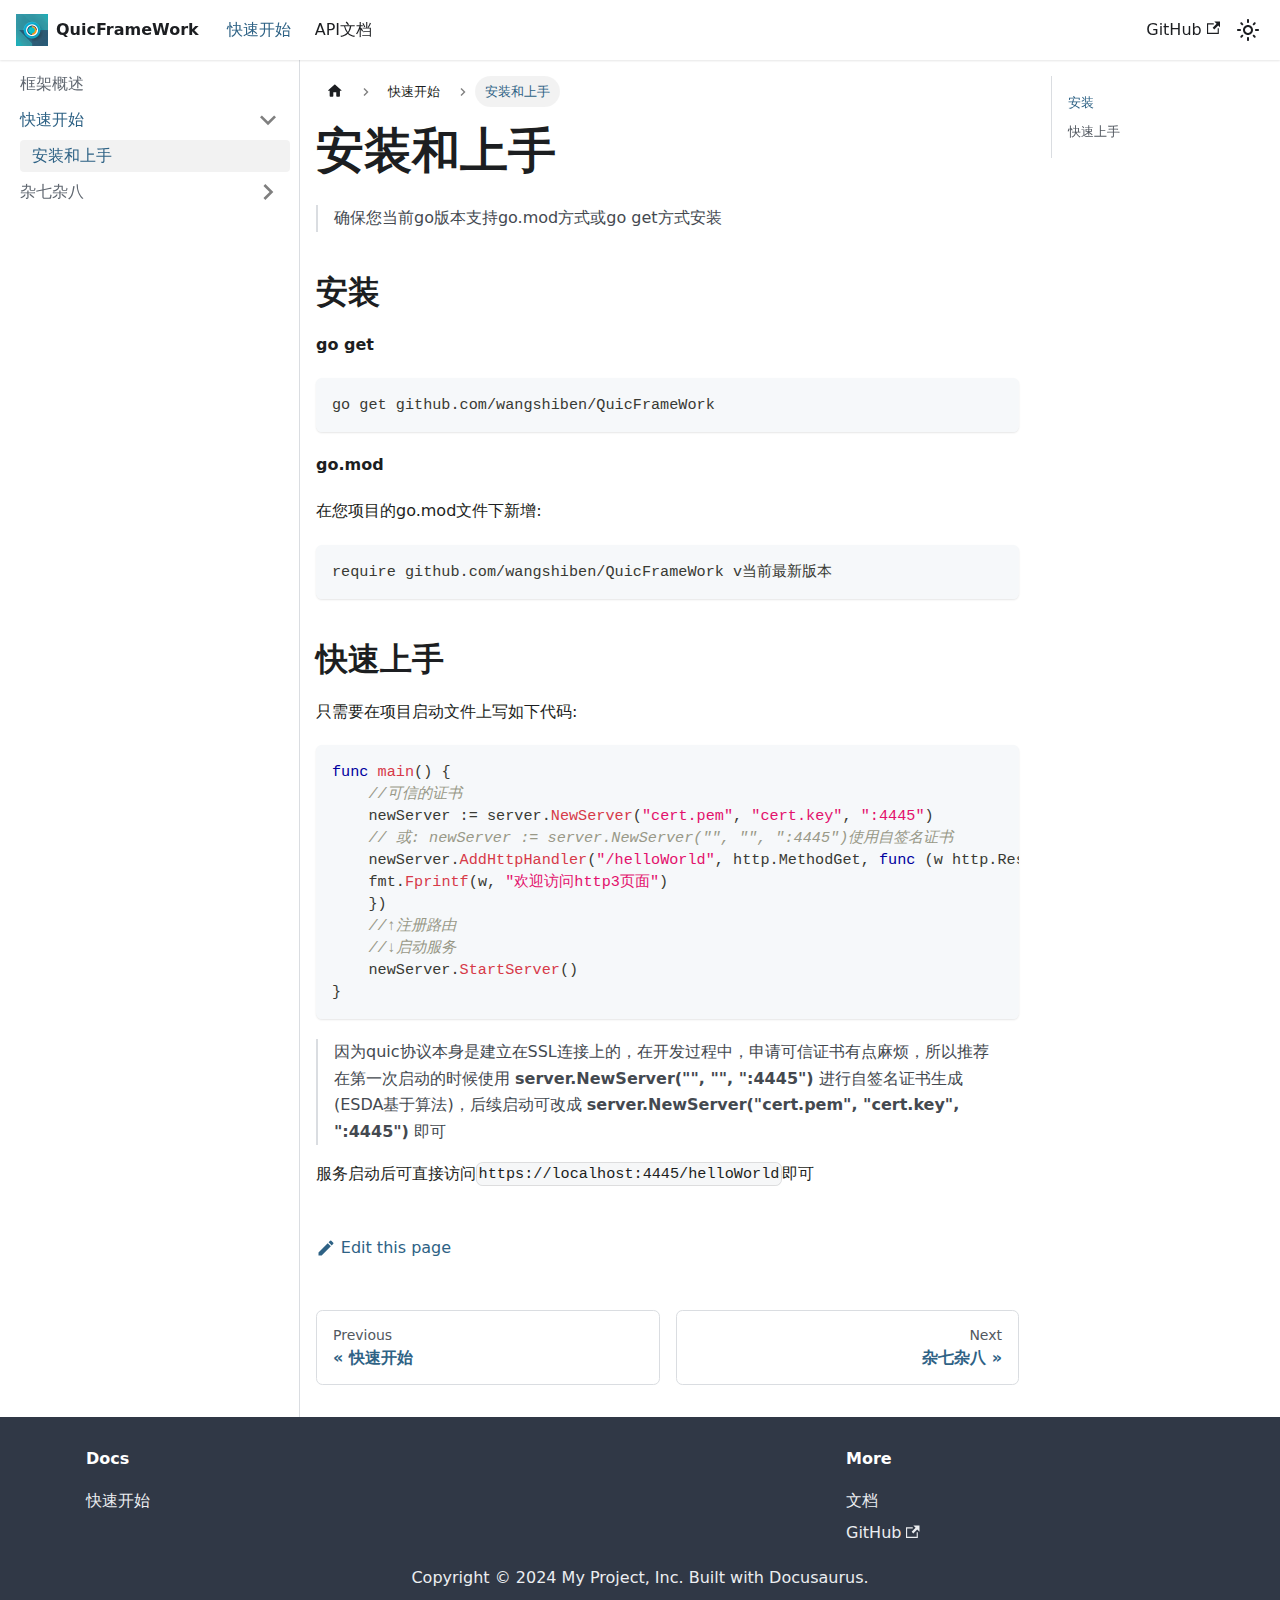
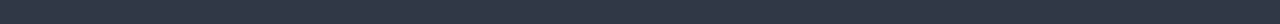
<file: docs/quicStart/installAndStart/index.html>
<!doctype html>
<html lang="en" dir="ltr" class="docs-wrapper plugin-docs plugin-id-default docs-version-current docs-doc-page docs-doc-id-quicStart/installAndStart" data-has-hydrated="false">
<head>
<meta charset="UTF-8">
<meta name="generator" content="Docusaurus v3.4.0">
<title data-rh="true">安装和上手 | QuicFrameWork</title><meta data-rh="true" name="viewport" content="width=device-width,initial-scale=1"><meta data-rh="true" name="twitter:card" content="summary_large_image"><meta data-rh="true" property="og:image" content="https://github.com/img/logo.png"><meta data-rh="true" name="twitter:image" content="https://github.com/img/logo.png"><meta data-rh="true" property="og:url" content="https://github.com/docs/quicStart/installAndStart"><meta data-rh="true" property="og:locale" content="en"><meta data-rh="true" name="docusaurus_locale" content="en"><meta data-rh="true" name="docsearch:language" content="en"><meta data-rh="true" name="docusaurus_version" content="current"><meta data-rh="true" name="docusaurus_tag" content="docs-default-current"><meta data-rh="true" name="docsearch:version" content="current"><meta data-rh="true" name="docsearch:docusaurus_tag" content="docs-default-current"><meta data-rh="true" property="og:title" content="安装和上手 | QuicFrameWork"><meta data-rh="true" name="description" content="确保您当前go版本支持go.mod方式或go get方式安装"><meta data-rh="true" property="og:description" content="确保您当前go版本支持go.mod方式或go get方式安装"><link data-rh="true" rel="icon" href="/img/quicframe.ico"><link data-rh="true" rel="canonical" href="https://github.com/docs/quicStart/installAndStart"><link data-rh="true" rel="alternate" href="https://github.com/docs/quicStart/installAndStart" hreflang="en"><link data-rh="true" rel="alternate" href="https://github.com/docs/quicStart/installAndStart" hreflang="x-default"><link rel="alternate" type="application/rss+xml" href="/blog/rss.xml" title="QuicFrameWork RSS Feed">
<link rel="alternate" type="application/atom+xml" href="/blog/atom.xml" title="QuicFrameWork Atom Feed"><link rel="stylesheet" href="/assets/css/styles.06bb342b.css">
<script src="/assets/js/runtime~main.2911e2c4.js" defer="defer"></script>
<script src="/assets/js/main.e15b5cfd.js" defer="defer"></script>
</head>
<body class="navigation-with-keyboard">
<script>!function(){function t(t){document.documentElement.setAttribute("data-theme",t)}var e=function(){try{return new URLSearchParams(window.location.search).get("docusaurus-theme")}catch(t){}}()||function(){try{return window.localStorage.getItem("theme")}catch(t){}}();t(null!==e?e:"light")}(),function(){try{const n=new URLSearchParams(window.location.search).entries();for(var[t,e]of n)if(t.startsWith("docusaurus-data-")){var a=t.replace("docusaurus-data-","data-");document.documentElement.setAttribute(a,e)}}catch(t){}}()</script><div id="__docusaurus"><div role="region" aria-label="Skip to main content"><a class="skipToContent_fXgn" href="#__docusaurus_skipToContent_fallback">Skip to main content</a></div><nav aria-label="Main" class="navbar navbar--fixed-top"><div class="navbar__inner"><div class="navbar__items"><button aria-label="Toggle navigation bar" aria-expanded="false" class="navbar__toggle clean-btn" type="button"><svg width="30" height="30" viewBox="0 0 30 30" aria-hidden="true"><path stroke="currentColor" stroke-linecap="round" stroke-miterlimit="10" stroke-width="2" d="M4 7h22M4 15h22M4 23h22"></path></svg></button><a class="navbar__brand" href="/"><div class="navbar__logo"><img src="/img/logo.png" alt="My Site Logo" class="themedComponent_mlkZ themedComponent--light_NVdE"><img src="/img/logo.png" alt="My Site Logo" class="themedComponent_mlkZ themedComponent--dark_xIcU"></div><b class="navbar__title text--truncate">QuicFrameWork</b></a><a aria-current="page" class="navbar__item navbar__link navbar__link--active" href="/docs/">快速开始</a><a class="navbar__item navbar__link" href="/blog">API文档</a></div><div class="navbar__items navbar__items--right"><a href="https://github.com/wangshiben/QuicFrameWork" target="_blank" rel="noopener noreferrer" class="navbar__item navbar__link">GitHub<svg width="13.5" height="13.5" aria-hidden="true" viewBox="0 0 24 24" class="iconExternalLink_nPIU"><path fill="currentColor" d="M21 13v10h-21v-19h12v2h-10v15h17v-8h2zm3-12h-10.988l4.035 4-6.977 7.07 2.828 2.828 6.977-7.07 4.125 4.172v-11z"></path></svg></a><div class="toggle_vylO colorModeToggle_DEke"><button class="clean-btn toggleButton_gllP toggleButtonDisabled_aARS" type="button" disabled="" title="Switch between dark and light mode (currently light mode)" aria-label="Switch between dark and light mode (currently light mode)" aria-live="polite"><svg viewBox="0 0 24 24" width="24" height="24" class="lightToggleIcon_pyhR"><path fill="currentColor" d="M12,9c1.65,0,3,1.35,3,3s-1.35,3-3,3s-3-1.35-3-3S10.35,9,12,9 M12,7c-2.76,0-5,2.24-5,5s2.24,5,5,5s5-2.24,5-5 S14.76,7,12,7L12,7z M2,13l2,0c0.55,0,1-0.45,1-1s-0.45-1-1-1l-2,0c-0.55,0-1,0.45-1,1S1.45,13,2,13z M20,13l2,0c0.55,0,1-0.45,1-1 s-0.45-1-1-1l-2,0c-0.55,0-1,0.45-1,1S19.45,13,20,13z M11,2v2c0,0.55,0.45,1,1,1s1-0.45,1-1V2c0-0.55-0.45-1-1-1S11,1.45,11,2z M11,20v2c0,0.55,0.45,1,1,1s1-0.45,1-1v-2c0-0.55-0.45-1-1-1C11.45,19,11,19.45,11,20z M5.99,4.58c-0.39-0.39-1.03-0.39-1.41,0 c-0.39,0.39-0.39,1.03,0,1.41l1.06,1.06c0.39,0.39,1.03,0.39,1.41,0s0.39-1.03,0-1.41L5.99,4.58z M18.36,16.95 c-0.39-0.39-1.03-0.39-1.41,0c-0.39,0.39-0.39,1.03,0,1.41l1.06,1.06c0.39,0.39,1.03,0.39,1.41,0c0.39-0.39,0.39-1.03,0-1.41 L18.36,16.95z M19.42,5.99c0.39-0.39,0.39-1.03,0-1.41c-0.39-0.39-1.03-0.39-1.41,0l-1.06,1.06c-0.39,0.39-0.39,1.03,0,1.41 s1.03,0.39,1.41,0L19.42,5.99z M7.05,18.36c0.39-0.39,0.39-1.03,0-1.41c-0.39-0.39-1.03-0.39-1.41,0l-1.06,1.06 c-0.39,0.39-0.39,1.03,0,1.41s1.03,0.39,1.41,0L7.05,18.36z"></path></svg><svg viewBox="0 0 24 24" width="24" height="24" class="darkToggleIcon_wfgR"><path fill="currentColor" d="M9.37,5.51C9.19,6.15,9.1,6.82,9.1,7.5c0,4.08,3.32,7.4,7.4,7.4c0.68,0,1.35-0.09,1.99-0.27C17.45,17.19,14.93,19,12,19 c-3.86,0-7-3.14-7-7C5,9.07,6.81,6.55,9.37,5.51z M12,3c-4.97,0-9,4.03-9,9s4.03,9,9,9s9-4.03,9-9c0-0.46-0.04-0.92-0.1-1.36 c-0.98,1.37-2.58,2.26-4.4,2.26c-2.98,0-5.4-2.42-5.4-5.4c0-1.81,0.89-3.42,2.26-4.4C12.92,3.04,12.46,3,12,3L12,3z"></path></svg></button></div><div class="navbarSearchContainer_Bca1"></div></div></div><div role="presentation" class="navbar-sidebar__backdrop"></div></nav><div id="__docusaurus_skipToContent_fallback" class="main-wrapper mainWrapper_z2l0"><div class="docsWrapper_hBAB"><button aria-label="Scroll back to top" class="clean-btn theme-back-to-top-button backToTopButton_sjWU" type="button"></button><div class="docRoot_UBD9"><aside class="theme-doc-sidebar-container docSidebarContainer_YfHR"><div class="sidebarViewport_aRkj"><div class="sidebar_njMd"><nav aria-label="Docs sidebar" class="menu thin-scrollbar menu_SIkG"><ul class="theme-doc-sidebar-menu menu__list"><li class="theme-doc-sidebar-item-link theme-doc-sidebar-item-link-level-1 menu__list-item"><a class="menu__link" href="/docs/">框架概述</a></li><li class="theme-doc-sidebar-item-category theme-doc-sidebar-item-category-level-1 menu__list-item"><div class="menu__list-item-collapsible"><a class="menu__link menu__link--sublist menu__link--active" href="/docs/category/快速开始">快速开始</a><button aria-label="Collapse sidebar category &#x27;快速开始&#x27;" aria-expanded="true" type="button" class="clean-btn menu__caret"></button></div><ul style="display:block;overflow:visible;height:auto" class="menu__list"><li class="theme-doc-sidebar-item-link theme-doc-sidebar-item-link-level-2 menu__list-item"><a class="menu__link menu__link--active" aria-current="page" tabindex="0" href="/docs/quicStart/installAndStart">安装和上手</a></li></ul></li><li class="theme-doc-sidebar-item-category theme-doc-sidebar-item-category-level-1 menu__list-item menu__list-item--collapsed"><div class="menu__list-item-collapsible"><a class="menu__link menu__link--sublist" href="/docs/category/杂七杂八">杂七杂八</a><button aria-label="Expand sidebar category &#x27;杂七杂八&#x27;" aria-expanded="false" type="button" class="clean-btn menu__caret"></button></div></li></ul></nav></div></div></aside><main class="docMainContainer_TBSr"><div class="container padding-top--md padding-bottom--lg"><div class="row"><div class="col docItemCol_VOVn"><div class="docItemContainer_Djhp"><article><nav class="theme-doc-breadcrumbs breadcrumbsContainer_Z_bl" aria-label="Breadcrumbs"><ul class="breadcrumbs" itemscope="" itemtype="https://schema.org/BreadcrumbList"><li class="breadcrumbs__item"><a aria-label="Home page" class="breadcrumbs__link" href="/"><svg viewBox="0 0 24 24" class="breadcrumbHomeIcon_YNFT"><path d="M10 19v-5h4v5c0 .55.45 1 1 1h3c.55 0 1-.45 1-1v-7h1.7c.46 0 .68-.57.33-.87L12.67 3.6c-.38-.34-.96-.34-1.34 0l-8.36 7.53c-.34.3-.13.87.33.87H5v7c0 .55.45 1 1 1h3c.55 0 1-.45 1-1z" fill="currentColor"></path></svg></a></li><li itemscope="" itemprop="itemListElement" itemtype="https://schema.org/ListItem" class="breadcrumbs__item"><a class="breadcrumbs__link" itemprop="item" href="/docs/category/快速开始"><span itemprop="name">快速开始</span></a><meta itemprop="position" content="1"></li><li itemscope="" itemprop="itemListElement" itemtype="https://schema.org/ListItem" class="breadcrumbs__item breadcrumbs__item--active"><span class="breadcrumbs__link" itemprop="name">安装和上手</span><meta itemprop="position" content="2"></li></ul></nav><div class="tocCollapsible_ETCw theme-doc-toc-mobile tocMobile_ITEo"><button type="button" class="clean-btn tocCollapsibleButton_TO0P">On this page</button></div><div class="theme-doc-markdown markdown"><h1>安装和上手</h1>
<blockquote>
<p>确保您当前go版本支持go.mod方式或go get方式安装</p>
</blockquote>
<h2 class="anchor anchorWithStickyNavbar_LWe7" id="安装">安装<a class="hash-link" aria-label="Direct link to 安装" title="Direct link to 安装" href="/docs/quicStart/installAndStart#安装">​</a></h2>
<p><strong>go get</strong></p>
<div class="language-bash codeBlockContainer_Ckt0 theme-code-block" style="--prism-color:#393A34;--prism-background-color:#f6f8fa"><div class="codeBlockContent_biex"><pre tabindex="0" class="prism-code language-bash codeBlock_bY9V thin-scrollbar" style="color:#393A34;background-color:#f6f8fa"><code class="codeBlockLines_e6Vv"><span class="token-line" style="color:#393A34"><span class="token plain">go get github.com/wangshiben/QuicFrameWork</span><br></span></code></pre><div class="buttonGroup__atx"><button type="button" aria-label="Copy code to clipboard" title="Copy" class="clean-btn"><span class="copyButtonIcons_eSgA" aria-hidden="true"><svg viewBox="0 0 24 24" class="copyButtonIcon_y97N"><path fill="currentColor" d="M19,21H8V7H19M19,5H8A2,2 0 0,0 6,7V21A2,2 0 0,0 8,23H19A2,2 0 0,0 21,21V7A2,2 0 0,0 19,5M16,1H4A2,2 0 0,0 2,3V17H4V3H16V1Z"></path></svg><svg viewBox="0 0 24 24" class="copyButtonSuccessIcon_LjdS"><path fill="currentColor" d="M21,7L9,19L3.5,13.5L4.91,12.09L9,16.17L19.59,5.59L21,7Z"></path></svg></span></button></div></div></div>
<p><strong>go.mod</strong></p>
<p>在您项目的go.mod文件下新增:</p>
<div class="language-go.mod codeBlockContainer_Ckt0 theme-code-block" style="--prism-color:#393A34;--prism-background-color:#f6f8fa"><div class="codeBlockContent_biex"><pre tabindex="0" class="prism-code language-go.mod codeBlock_bY9V thin-scrollbar" style="color:#393A34;background-color:#f6f8fa"><code class="codeBlockLines_e6Vv"><span class="token-line" style="color:#393A34"><span class="token plain">require github.com/wangshiben/QuicFrameWork v当前最新版本</span><br></span></code></pre><div class="buttonGroup__atx"><button type="button" aria-label="Copy code to clipboard" title="Copy" class="clean-btn"><span class="copyButtonIcons_eSgA" aria-hidden="true"><svg viewBox="0 0 24 24" class="copyButtonIcon_y97N"><path fill="currentColor" d="M19,21H8V7H19M19,5H8A2,2 0 0,0 6,7V21A2,2 0 0,0 8,23H19A2,2 0 0,0 21,21V7A2,2 0 0,0 19,5M16,1H4A2,2 0 0,0 2,3V17H4V3H16V1Z"></path></svg><svg viewBox="0 0 24 24" class="copyButtonSuccessIcon_LjdS"><path fill="currentColor" d="M21,7L9,19L3.5,13.5L4.91,12.09L9,16.17L19.59,5.59L21,7Z"></path></svg></span></button></div></div></div>
<h2 class="anchor anchorWithStickyNavbar_LWe7" id="快速上手">快速上手<a class="hash-link" aria-label="Direct link to 快速上手" title="Direct link to 快速上手" href="/docs/quicStart/installAndStart#快速上手">​</a></h2>
<p>只需要在项目启动文件上写如下代码:</p>
<div class="language-go codeBlockContainer_Ckt0 theme-code-block" style="--prism-color:#393A34;--prism-background-color:#f6f8fa"><div class="codeBlockContent_biex"><pre tabindex="0" class="prism-code language-go codeBlock_bY9V thin-scrollbar" style="color:#393A34;background-color:#f6f8fa"><code class="codeBlockLines_e6Vv"><span class="token-line" style="color:#393A34"><span class="token keyword" style="color:#00009f">func</span><span class="token plain"> </span><span class="token function" style="color:#d73a49">main</span><span class="token punctuation" style="color:#393A34">(</span><span class="token punctuation" style="color:#393A34">)</span><span class="token plain"> </span><span class="token punctuation" style="color:#393A34">{</span><span class="token plain"></span><br></span><span class="token-line" style="color:#393A34"><span class="token plain">    </span><span class="token comment" style="color:#999988;font-style:italic">//可信的证书      </span><span class="token plain"></span><br></span><span class="token-line" style="color:#393A34"><span class="token plain">    newServer </span><span class="token operator" style="color:#393A34">:=</span><span class="token plain"> server</span><span class="token punctuation" style="color:#393A34">.</span><span class="token function" style="color:#d73a49">NewServer</span><span class="token punctuation" style="color:#393A34">(</span><span class="token string" style="color:#e3116c">&quot;cert.pem&quot;</span><span class="token punctuation" style="color:#393A34">,</span><span class="token plain"> </span><span class="token string" style="color:#e3116c">&quot;cert.key&quot;</span><span class="token punctuation" style="color:#393A34">,</span><span class="token plain"> </span><span class="token string" style="color:#e3116c">&quot;:4445&quot;</span><span class="token punctuation" style="color:#393A34">)</span><span class="token plain"></span><br></span><span class="token-line" style="color:#393A34"><span class="token plain">    </span><span class="token comment" style="color:#999988;font-style:italic">// 或: newServer := server.NewServer(&quot;&quot;, &quot;&quot;, &quot;:4445&quot;)使用自签名证书</span><span class="token plain"></span><br></span><span class="token-line" style="color:#393A34"><span class="token plain">    newServer</span><span class="token punctuation" style="color:#393A34">.</span><span class="token function" style="color:#d73a49">AddHttpHandler</span><span class="token punctuation" style="color:#393A34">(</span><span class="token string" style="color:#e3116c">&quot;/helloWorld&quot;</span><span class="token punctuation" style="color:#393A34">,</span><span class="token plain"> http</span><span class="token punctuation" style="color:#393A34">.</span><span class="token plain">MethodGet</span><span class="token punctuation" style="color:#393A34">,</span><span class="token plain"> </span><span class="token keyword" style="color:#00009f">func</span><span class="token plain"> </span><span class="token punctuation" style="color:#393A34">(</span><span class="token plain">w http</span><span class="token punctuation" style="color:#393A34">.</span><span class="token plain">ResponseWriter</span><span class="token punctuation" style="color:#393A34">,</span><span class="token plain"> r </span><span class="token operator" style="color:#393A34">*</span><span class="token plain">http</span><span class="token punctuation" style="color:#393A34">.</span><span class="token plain">Request</span><span class="token punctuation" style="color:#393A34">)</span><span class="token plain"> </span><span class="token punctuation" style="color:#393A34">{</span><span class="token plain"></span><br></span><span class="token-line" style="color:#393A34"><span class="token plain">    fmt</span><span class="token punctuation" style="color:#393A34">.</span><span class="token function" style="color:#d73a49">Fprintf</span><span class="token punctuation" style="color:#393A34">(</span><span class="token plain">w</span><span class="token punctuation" style="color:#393A34">,</span><span class="token plain"> </span><span class="token string" style="color:#e3116c">&quot;欢迎访问http3页面&quot;</span><span class="token punctuation" style="color:#393A34">)</span><span class="token plain"></span><br></span><span class="token-line" style="color:#393A34"><span class="token plain">    </span><span class="token punctuation" style="color:#393A34">}</span><span class="token punctuation" style="color:#393A34">)</span><span class="token plain"></span><br></span><span class="token-line" style="color:#393A34"><span class="token plain">    </span><span class="token comment" style="color:#999988;font-style:italic">//↑注册路由</span><span class="token plain"></span><br></span><span class="token-line" style="color:#393A34"><span class="token plain">    </span><span class="token comment" style="color:#999988;font-style:italic">//↓启动服务</span><span class="token plain"></span><br></span><span class="token-line" style="color:#393A34"><span class="token plain">    newServer</span><span class="token punctuation" style="color:#393A34">.</span><span class="token function" style="color:#d73a49">StartServer</span><span class="token punctuation" style="color:#393A34">(</span><span class="token punctuation" style="color:#393A34">)</span><span class="token plain"></span><br></span><span class="token-line" style="color:#393A34"><span class="token plain"></span><span class="token punctuation" style="color:#393A34">}</span><br></span></code></pre><div class="buttonGroup__atx"><button type="button" aria-label="Copy code to clipboard" title="Copy" class="clean-btn"><span class="copyButtonIcons_eSgA" aria-hidden="true"><svg viewBox="0 0 24 24" class="copyButtonIcon_y97N"><path fill="currentColor" d="M19,21H8V7H19M19,5H8A2,2 0 0,0 6,7V21A2,2 0 0,0 8,23H19A2,2 0 0,0 21,21V7A2,2 0 0,0 19,5M16,1H4A2,2 0 0,0 2,3V17H4V3H16V1Z"></path></svg><svg viewBox="0 0 24 24" class="copyButtonSuccessIcon_LjdS"><path fill="currentColor" d="M21,7L9,19L3.5,13.5L4.91,12.09L9,16.17L19.59,5.59L21,7Z"></path></svg></span></button></div></div></div>
<blockquote>
<p>因为quic协议本身是建立在SSL连接上的，在开发过程中，申请可信证书有点麻烦，所以推荐在第一次启动的时候使用 <strong>server.NewServer(&quot;&quot;, &quot;&quot;, &quot;:4445&quot;)</strong> 进行自签名证书生成(ESDA基于算法)，后续启动可改成 <strong>server.NewServer(&quot;cert.pem&quot;, &quot;cert.key&quot;, &quot;:4445&quot;)</strong> 即可</p>
</blockquote>
<p>服务启动后可直接访问<code>https://localhost:4445/helloWorld</code>即可</p></div><footer class="theme-doc-footer docusaurus-mt-lg"><div class="row margin-top--sm theme-doc-footer-edit-meta-row"><div class="col"><a href="https://github.com/QuicFrameworkDoc/doc/tree/main/docs/docs/quicStart/installAndStart.md" target="_blank" rel="noopener noreferrer" class="theme-edit-this-page"><svg fill="currentColor" height="20" width="20" viewBox="0 0 40 40" class="iconEdit_Z9Sw" aria-hidden="true"><g><path d="m34.5 11.7l-3 3.1-6.3-6.3 3.1-3q0.5-0.5 1.2-0.5t1.1 0.5l3.9 3.9q0.5 0.4 0.5 1.1t-0.5 1.2z m-29.5 17.1l18.4-18.5 6.3 6.3-18.4 18.4h-6.3v-6.2z"></path></g></svg>Edit this page</a></div><div class="col lastUpdated_JAkA"></div></div></footer></article><nav class="pagination-nav docusaurus-mt-lg" aria-label="Docs pages"><a class="pagination-nav__link pagination-nav__link--prev" href="/docs/category/快速开始"><div class="pagination-nav__sublabel">Previous</div><div class="pagination-nav__label">快速开始</div></a><a class="pagination-nav__link pagination-nav__link--next" href="/docs/category/杂七杂八"><div class="pagination-nav__sublabel">Next</div><div class="pagination-nav__label">杂七杂八</div></a></nav></div></div><div class="col col--3"><div class="tableOfContents_bqdL thin-scrollbar theme-doc-toc-desktop"><ul class="table-of-contents table-of-contents__left-border"><li><a class="table-of-contents__link toc-highlight" href="/docs/quicStart/installAndStart#安装">安装</a></li><li><a class="table-of-contents__link toc-highlight" href="/docs/quicStart/installAndStart#快速上手">快速上手</a></li></ul></div></div></div></div></main></div></div></div><footer class="footer footer--dark"><div class="container container-fluid"><div class="row footer__links"><div class="col footer__col"><div class="footer__title">Docs</div><ul class="footer__items clean-list"><li class="footer__item"><a class="footer__link-item" href="/docs/intro">快速开始</a></li></ul></div><div class="col footer__col"><div class="footer__title"></div><ul class="footer__items clean-list"></ul></div><div class="col footer__col"><div class="footer__title">More</div><ul class="footer__items clean-list"><li class="footer__item"><a class="footer__link-item" href="/blog">文档</a></li><li class="footer__item"><a href="https://github.com/wangshiben/QuicFrameWork" target="_blank" rel="noopener noreferrer" class="footer__link-item">GitHub<svg width="13.5" height="13.5" aria-hidden="true" viewBox="0 0 24 24" class="iconExternalLink_nPIU"><path fill="currentColor" d="M21 13v10h-21v-19h12v2h-10v15h17v-8h2zm3-12h-10.988l4.035 4-6.977 7.07 2.828 2.828 6.977-7.07 4.125 4.172v-11z"></path></svg></a></li></ul></div></div><div class="footer__bottom text--center"><div class="footer__copyright">Copyright © 2024 My Project, Inc. Built with Docusaurus.</div></div></div></footer></div>
</body>
</html>
</file>
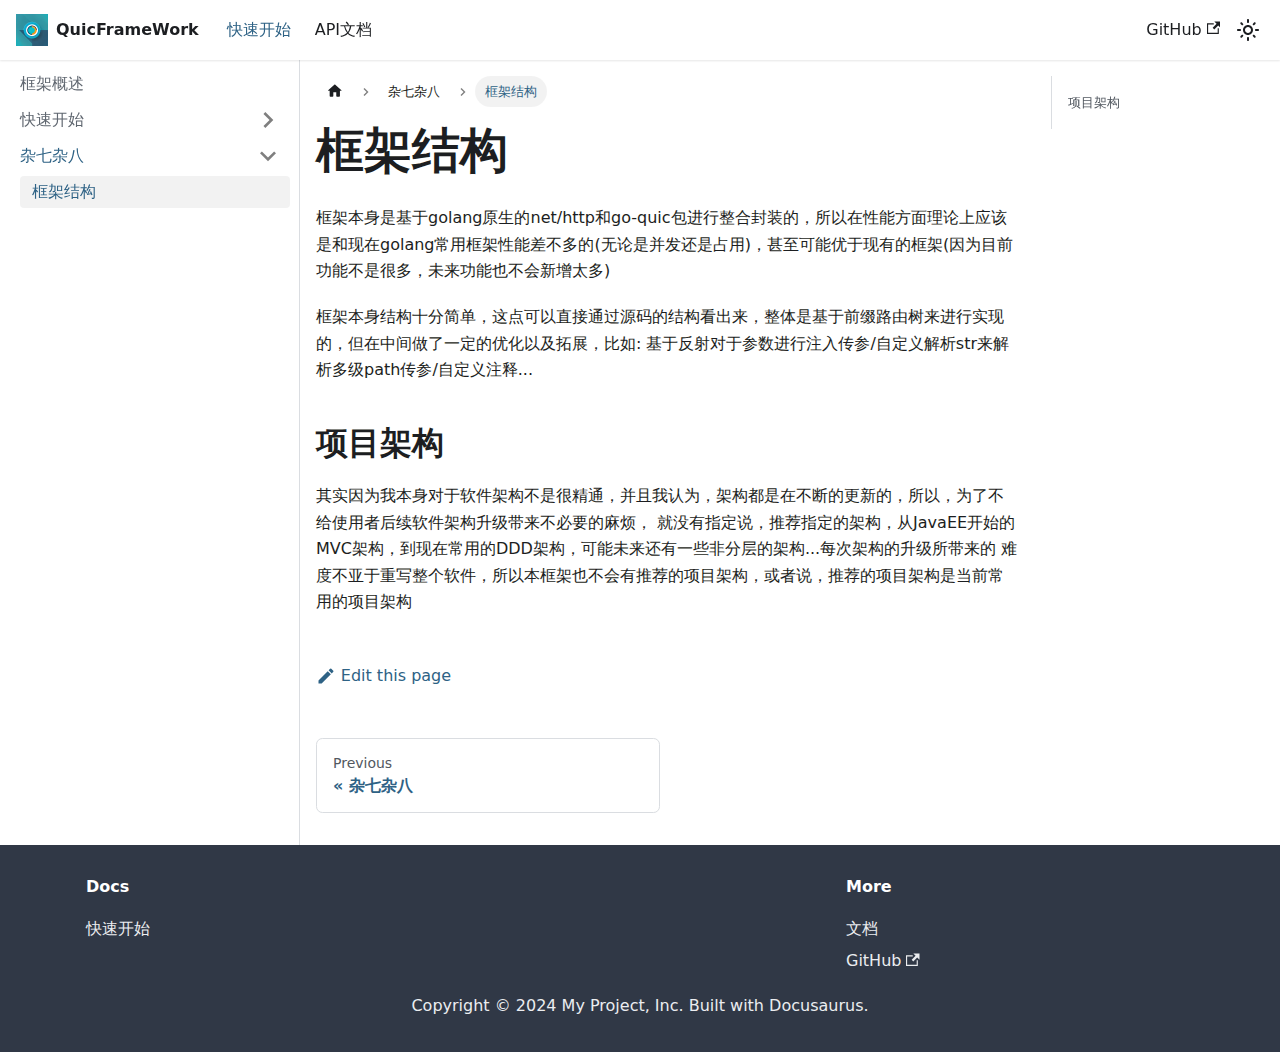
<file: docs/tutorial-extras/manage-docs-versions/index.html>
<!doctype html>
<html lang="en" dir="ltr" class="docs-wrapper plugin-docs plugin-id-default docs-version-current docs-doc-page docs-doc-id-tutorial-extras/manage-docs-versions" data-has-hydrated="false">
<head>
<meta charset="UTF-8">
<meta name="generator" content="Docusaurus v3.4.0">
<title data-rh="true">框架结构 | QuicFrameWork</title><meta data-rh="true" name="viewport" content="width=device-width,initial-scale=1"><meta data-rh="true" name="twitter:card" content="summary_large_image"><meta data-rh="true" property="og:image" content="https://github.com/img/logo.png"><meta data-rh="true" name="twitter:image" content="https://github.com/img/logo.png"><meta data-rh="true" property="og:url" content="https://github.com/docs/tutorial-extras/manage-docs-versions"><meta data-rh="true" property="og:locale" content="en"><meta data-rh="true" name="docusaurus_locale" content="en"><meta data-rh="true" name="docsearch:language" content="en"><meta data-rh="true" name="docusaurus_version" content="current"><meta data-rh="true" name="docusaurus_tag" content="docs-default-current"><meta data-rh="true" name="docsearch:version" content="current"><meta data-rh="true" name="docsearch:docusaurus_tag" content="docs-default-current"><meta data-rh="true" property="og:title" content="框架结构 | QuicFrameWork"><meta data-rh="true" name="description" content="框架本身是基于golang原生的net/http和go-quic包进行整合封装的，所以在性能方面理论上应该是和现在golang常用框架性能差不多的(无论是并发还是占用)，甚至可能优于现有的框架(因为目前功能不是很多，未来功能也不会新增太多)"><meta data-rh="true" property="og:description" content="框架本身是基于golang原生的net/http和go-quic包进行整合封装的，所以在性能方面理论上应该是和现在golang常用框架性能差不多的(无论是并发还是占用)，甚至可能优于现有的框架(因为目前功能不是很多，未来功能也不会新增太多)"><link data-rh="true" rel="icon" href="/img/quicframe.ico"><link data-rh="true" rel="canonical" href="https://github.com/docs/tutorial-extras/manage-docs-versions"><link data-rh="true" rel="alternate" href="https://github.com/docs/tutorial-extras/manage-docs-versions" hreflang="en"><link data-rh="true" rel="alternate" href="https://github.com/docs/tutorial-extras/manage-docs-versions" hreflang="x-default"><link rel="alternate" type="application/rss+xml" href="/blog/rss.xml" title="QuicFrameWork RSS Feed">
<link rel="alternate" type="application/atom+xml" href="/blog/atom.xml" title="QuicFrameWork Atom Feed"><link rel="stylesheet" href="/assets/css/styles.06bb342b.css">
<script src="/assets/js/runtime~main.2911e2c4.js" defer="defer"></script>
<script src="/assets/js/main.e15b5cfd.js" defer="defer"></script>
</head>
<body class="navigation-with-keyboard">
<script>!function(){function t(t){document.documentElement.setAttribute("data-theme",t)}var e=function(){try{return new URLSearchParams(window.location.search).get("docusaurus-theme")}catch(t){}}()||function(){try{return window.localStorage.getItem("theme")}catch(t){}}();t(null!==e?e:"light")}(),function(){try{const n=new URLSearchParams(window.location.search).entries();for(var[t,e]of n)if(t.startsWith("docusaurus-data-")){var a=t.replace("docusaurus-data-","data-");document.documentElement.setAttribute(a,e)}}catch(t){}}()</script><div id="__docusaurus"><div role="region" aria-label="Skip to main content"><a class="skipToContent_fXgn" href="#__docusaurus_skipToContent_fallback">Skip to main content</a></div><nav aria-label="Main" class="navbar navbar--fixed-top"><div class="navbar__inner"><div class="navbar__items"><button aria-label="Toggle navigation bar" aria-expanded="false" class="navbar__toggle clean-btn" type="button"><svg width="30" height="30" viewBox="0 0 30 30" aria-hidden="true"><path stroke="currentColor" stroke-linecap="round" stroke-miterlimit="10" stroke-width="2" d="M4 7h22M4 15h22M4 23h22"></path></svg></button><a class="navbar__brand" href="/"><div class="navbar__logo"><img src="/img/logo.png" alt="My Site Logo" class="themedComponent_mlkZ themedComponent--light_NVdE"><img src="/img/logo.png" alt="My Site Logo" class="themedComponent_mlkZ themedComponent--dark_xIcU"></div><b class="navbar__title text--truncate">QuicFrameWork</b></a><a aria-current="page" class="navbar__item navbar__link navbar__link--active" href="/docs/">快速开始</a><a class="navbar__item navbar__link" href="/blog">API文档</a></div><div class="navbar__items navbar__items--right"><a href="https://github.com/wangshiben/QuicFrameWork" target="_blank" rel="noopener noreferrer" class="navbar__item navbar__link">GitHub<svg width="13.5" height="13.5" aria-hidden="true" viewBox="0 0 24 24" class="iconExternalLink_nPIU"><path fill="currentColor" d="M21 13v10h-21v-19h12v2h-10v15h17v-8h2zm3-12h-10.988l4.035 4-6.977 7.07 2.828 2.828 6.977-7.07 4.125 4.172v-11z"></path></svg></a><div class="toggle_vylO colorModeToggle_DEke"><button class="clean-btn toggleButton_gllP toggleButtonDisabled_aARS" type="button" disabled="" title="Switch between dark and light mode (currently light mode)" aria-label="Switch between dark and light mode (currently light mode)" aria-live="polite"><svg viewBox="0 0 24 24" width="24" height="24" class="lightToggleIcon_pyhR"><path fill="currentColor" d="M12,9c1.65,0,3,1.35,3,3s-1.35,3-3,3s-3-1.35-3-3S10.35,9,12,9 M12,7c-2.76,0-5,2.24-5,5s2.24,5,5,5s5-2.24,5-5 S14.76,7,12,7L12,7z M2,13l2,0c0.55,0,1-0.45,1-1s-0.45-1-1-1l-2,0c-0.55,0-1,0.45-1,1S1.45,13,2,13z M20,13l2,0c0.55,0,1-0.45,1-1 s-0.45-1-1-1l-2,0c-0.55,0-1,0.45-1,1S19.45,13,20,13z M11,2v2c0,0.55,0.45,1,1,1s1-0.45,1-1V2c0-0.55-0.45-1-1-1S11,1.45,11,2z M11,20v2c0,0.55,0.45,1,1,1s1-0.45,1-1v-2c0-0.55-0.45-1-1-1C11.45,19,11,19.45,11,20z M5.99,4.58c-0.39-0.39-1.03-0.39-1.41,0 c-0.39,0.39-0.39,1.03,0,1.41l1.06,1.06c0.39,0.39,1.03,0.39,1.41,0s0.39-1.03,0-1.41L5.99,4.58z M18.36,16.95 c-0.39-0.39-1.03-0.39-1.41,0c-0.39,0.39-0.39,1.03,0,1.41l1.06,1.06c0.39,0.39,1.03,0.39,1.41,0c0.39-0.39,0.39-1.03,0-1.41 L18.36,16.95z M19.42,5.99c0.39-0.39,0.39-1.03,0-1.41c-0.39-0.39-1.03-0.39-1.41,0l-1.06,1.06c-0.39,0.39-0.39,1.03,0,1.41 s1.03,0.39,1.41,0L19.42,5.99z M7.05,18.36c0.39-0.39,0.39-1.03,0-1.41c-0.39-0.39-1.03-0.39-1.41,0l-1.06,1.06 c-0.39,0.39-0.39,1.03,0,1.41s1.03,0.39,1.41,0L7.05,18.36z"></path></svg><svg viewBox="0 0 24 24" width="24" height="24" class="darkToggleIcon_wfgR"><path fill="currentColor" d="M9.37,5.51C9.19,6.15,9.1,6.82,9.1,7.5c0,4.08,3.32,7.4,7.4,7.4c0.68,0,1.35-0.09,1.99-0.27C17.45,17.19,14.93,19,12,19 c-3.86,0-7-3.14-7-7C5,9.07,6.81,6.55,9.37,5.51z M12,3c-4.97,0-9,4.03-9,9s4.03,9,9,9s9-4.03,9-9c0-0.46-0.04-0.92-0.1-1.36 c-0.98,1.37-2.58,2.26-4.4,2.26c-2.98,0-5.4-2.42-5.4-5.4c0-1.81,0.89-3.42,2.26-4.4C12.92,3.04,12.46,3,12,3L12,3z"></path></svg></button></div><div class="navbarSearchContainer_Bca1"></div></div></div><div role="presentation" class="navbar-sidebar__backdrop"></div></nav><div id="__docusaurus_skipToContent_fallback" class="main-wrapper mainWrapper_z2l0"><div class="docsWrapper_hBAB"><button aria-label="Scroll back to top" class="clean-btn theme-back-to-top-button backToTopButton_sjWU" type="button"></button><div class="docRoot_UBD9"><aside class="theme-doc-sidebar-container docSidebarContainer_YfHR"><div class="sidebarViewport_aRkj"><div class="sidebar_njMd"><nav aria-label="Docs sidebar" class="menu thin-scrollbar menu_SIkG"><ul class="theme-doc-sidebar-menu menu__list"><li class="theme-doc-sidebar-item-link theme-doc-sidebar-item-link-level-1 menu__list-item"><a class="menu__link" href="/docs/">框架概述</a></li><li class="theme-doc-sidebar-item-category theme-doc-sidebar-item-category-level-1 menu__list-item menu__list-item--collapsed"><div class="menu__list-item-collapsible"><a class="menu__link menu__link--sublist" href="/docs/category/快速开始">快速开始</a><button aria-label="Expand sidebar category &#x27;快速开始&#x27;" aria-expanded="false" type="button" class="clean-btn menu__caret"></button></div></li><li class="theme-doc-sidebar-item-category theme-doc-sidebar-item-category-level-1 menu__list-item"><div class="menu__list-item-collapsible"><a class="menu__link menu__link--sublist menu__link--active" href="/docs/category/杂七杂八">杂七杂八</a><button aria-label="Collapse sidebar category &#x27;杂七杂八&#x27;" aria-expanded="true" type="button" class="clean-btn menu__caret"></button></div><ul style="display:block;overflow:visible;height:auto" class="menu__list"><li class="theme-doc-sidebar-item-link theme-doc-sidebar-item-link-level-2 menu__list-item"><a class="menu__link menu__link--active" aria-current="page" tabindex="0" href="/docs/tutorial-extras/manage-docs-versions">框架结构</a></li></ul></li></ul></nav></div></div></aside><main class="docMainContainer_TBSr"><div class="container padding-top--md padding-bottom--lg"><div class="row"><div class="col docItemCol_VOVn"><div class="docItemContainer_Djhp"><article><nav class="theme-doc-breadcrumbs breadcrumbsContainer_Z_bl" aria-label="Breadcrumbs"><ul class="breadcrumbs" itemscope="" itemtype="https://schema.org/BreadcrumbList"><li class="breadcrumbs__item"><a aria-label="Home page" class="breadcrumbs__link" href="/"><svg viewBox="0 0 24 24" class="breadcrumbHomeIcon_YNFT"><path d="M10 19v-5h4v5c0 .55.45 1 1 1h3c.55 0 1-.45 1-1v-7h1.7c.46 0 .68-.57.33-.87L12.67 3.6c-.38-.34-.96-.34-1.34 0l-8.36 7.53c-.34.3-.13.87.33.87H5v7c0 .55.45 1 1 1h3c.55 0 1-.45 1-1z" fill="currentColor"></path></svg></a></li><li itemscope="" itemprop="itemListElement" itemtype="https://schema.org/ListItem" class="breadcrumbs__item"><a class="breadcrumbs__link" itemprop="item" href="/docs/category/杂七杂八"><span itemprop="name">杂七杂八</span></a><meta itemprop="position" content="1"></li><li itemscope="" itemprop="itemListElement" itemtype="https://schema.org/ListItem" class="breadcrumbs__item breadcrumbs__item--active"><span class="breadcrumbs__link" itemprop="name">框架结构</span><meta itemprop="position" content="2"></li></ul></nav><div class="tocCollapsible_ETCw theme-doc-toc-mobile tocMobile_ITEo"><button type="button" class="clean-btn tocCollapsibleButton_TO0P">On this page</button></div><div class="theme-doc-markdown markdown"><h1>框架结构</h1>
<p>框架本身是基于golang原生的net/http和go-quic包进行整合封装的，所以在性能方面理论上应该是和现在golang常  用框架性能差不多的(无论是并发还是占用)，甚至可能优于现有的框架(因为目前功能不是很多，未来功能也不会新增太多)</p>
<p>框架本身结构十分简单，这点可以直接通过源码的结构看出来，整体是基于前缀路由树来进行实现的，但在中间做了一定的优化以及拓展，比如:
基于反射对于参数进行注入传参/自定义解析str来解析多级path传参/自定义注释...</p>
<h2 class="anchor anchorWithStickyNavbar_LWe7" id="项目架构">项目架构<a class="hash-link" aria-label="Direct link to 项目架构" title="Direct link to 项目架构" href="/docs/tutorial-extras/manage-docs-versions#项目架构">​</a></h2>
<p>其实因为我本身对于软件架构不是很精通，并且我认为，架构都是在不断的更新的，所以，为了不给使用者后续软件架构升级带来不必要的麻烦，
就没有指定说，推荐指定的架构，从JavaEE开始的MVC架构，到现在常用的DDD架构，可能未来还有一些非分层的架构...每次架构的升级所带来的
难度不亚于重写整个软件，所以本框架也不会有推荐的项目架构，或者说，推荐的项目架构是当前常用的项目架构</p></div><footer class="theme-doc-footer docusaurus-mt-lg"><div class="row margin-top--sm theme-doc-footer-edit-meta-row"><div class="col"><a href="https://github.com/QuicFrameworkDoc/doc/tree/main/docs/docs/tutorial-extras/manage-docs-versions.md" target="_blank" rel="noopener noreferrer" class="theme-edit-this-page"><svg fill="currentColor" height="20" width="20" viewBox="0 0 40 40" class="iconEdit_Z9Sw" aria-hidden="true"><g><path d="m34.5 11.7l-3 3.1-6.3-6.3 3.1-3q0.5-0.5 1.2-0.5t1.1 0.5l3.9 3.9q0.5 0.4 0.5 1.1t-0.5 1.2z m-29.5 17.1l18.4-18.5 6.3 6.3-18.4 18.4h-6.3v-6.2z"></path></g></svg>Edit this page</a></div><div class="col lastUpdated_JAkA"></div></div></footer></article><nav class="pagination-nav docusaurus-mt-lg" aria-label="Docs pages"><a class="pagination-nav__link pagination-nav__link--prev" href="/docs/category/杂七杂八"><div class="pagination-nav__sublabel">Previous</div><div class="pagination-nav__label">杂七杂八</div></a></nav></div></div><div class="col col--3"><div class="tableOfContents_bqdL thin-scrollbar theme-doc-toc-desktop"><ul class="table-of-contents table-of-contents__left-border"><li><a class="table-of-contents__link toc-highlight" href="/docs/tutorial-extras/manage-docs-versions#项目架构">项目架构</a></li></ul></div></div></div></div></main></div></div></div><footer class="footer footer--dark"><div class="container container-fluid"><div class="row footer__links"><div class="col footer__col"><div class="footer__title">Docs</div><ul class="footer__items clean-list"><li class="footer__item"><a class="footer__link-item" href="/docs/intro">快速开始</a></li></ul></div><div class="col footer__col"><div class="footer__title"></div><ul class="footer__items clean-list"></ul></div><div class="col footer__col"><div class="footer__title">More</div><ul class="footer__items clean-list"><li class="footer__item"><a class="footer__link-item" href="/blog">文档</a></li><li class="footer__item"><a href="https://github.com/wangshiben/QuicFrameWork" target="_blank" rel="noopener noreferrer" class="footer__link-item">GitHub<svg width="13.5" height="13.5" aria-hidden="true" viewBox="0 0 24 24" class="iconExternalLink_nPIU"><path fill="currentColor" d="M21 13v10h-21v-19h12v2h-10v15h17v-8h2zm3-12h-10.988l4.035 4-6.977 7.07 2.828 2.828 6.977-7.07 4.125 4.172v-11z"></path></svg></a></li></ul></div></div><div class="footer__bottom text--center"><div class="footer__copyright">Copyright © 2024 My Project, Inc. Built with Docusaurus.</div></div></div></footer></div>
</body>
</html>
</file>
<file: assets/css/styles.06bb342b.css>
.col,.container{padding:0 var(--ifm-spacing-horizontal);width:100%}.markdown>h2,.markdown>h3,.markdown>h4,.markdown>h5,.markdown>h6{margin-bottom:calc(var(--ifm-heading-vertical-rhythm-bottom)*var(--ifm-leading))}.markdown li,body{word-wrap:break-word}body,ol ol,ol ul,ul ol,ul ul{margin:0}pre,table{overflow:auto}blockquote,pre{margin:0 0 var(--ifm-spacing-vertical)}.breadcrumbs__link,.button{transition-timing-function:var(--ifm-transition-timing-default)}.button,code{vertical-align:middle}.button--outline.button--active,.button--outline:active,.button--outline:hover,:root{--ifm-button-color:var(--ifm-font-color-base-inverse)}.menu__link:hover,a{transition:color var(--ifm-transition-fast) var(--ifm-transition-timing-default)}.navbar--dark,:root{--ifm-navbar-link-hover-color:var(--ifm-color-primary)}.menu,.navbar-sidebar{overflow-x:hidden}:root,html[data-theme=dark]{--ifm-color-emphasis-500:var(--ifm-color-gray-500)}.toggleButton_gllP,html{-webkit-tap-highlight-color:transparent}.clean-list,.containsTaskList_mC6p,.details_lb9f>summary,.dropdown__menu,.menu__list{list-style:none}:root{--ifm-color-scheme:light;--ifm-dark-value:10%;--ifm-darker-value:15%;--ifm-darkest-value:30%;--ifm-light-value:15%;--ifm-lighter-value:30%;--ifm-lightest-value:50%;--ifm-contrast-background-value:90%;--ifm-contrast-foreground-value:70%;--ifm-contrast-background-dark-value:70%;--ifm-contrast-foreground-dark-value:90%;--ifm-color-primary:#3578e5;--ifm-color-secondary:#ebedf0;--ifm-color-success:#00a400;--ifm-color-info:#54c7ec;--ifm-color-warning:#ffba00;--ifm-color-danger:#fa383e;--ifm-color-primary-dark:#306cce;--ifm-color-primary-darker:#2d66c3;--ifm-color-primary-darkest:#2554a0;--ifm-color-primary-light:#538ce9;--ifm-color-primary-lighter:#72a1ed;--ifm-color-primary-lightest:#9abcf2;--ifm-color-primary-contrast-background:#ebf2fc;--ifm-color-primary-contrast-foreground:#102445;--ifm-color-secondary-dark:#d4d5d8;--ifm-color-secondary-darker:#c8c9cc;--ifm-color-secondary-darkest:#a4a6a8;--ifm-color-secondary-light:#eef0f2;--ifm-color-secondary-lighter:#f1f2f5;--ifm-color-secondary-lightest:#f5f6f8;--ifm-color-secondary-contrast-background:#fdfdfe;--ifm-color-secondary-contrast-foreground:#474748;--ifm-color-success-dark:#009400;--ifm-color-success-darker:#008b00;--ifm-color-success-darkest:#007300;--ifm-color-success-light:#26b226;--ifm-color-success-lighter:#4dbf4d;--ifm-color-success-lightest:#80d280;--ifm-color-success-contrast-background:#e6f6e6;--ifm-color-success-contrast-foreground:#003100;--ifm-color-info-dark:#4cb3d4;--ifm-color-info-darker:#47a9c9;--ifm-color-info-darkest:#3b8ba5;--ifm-color-info-light:#6ecfef;--ifm-color-info-lighter:#87d8f2;--ifm-color-info-lightest:#aae3f6;--ifm-color-info-contrast-background:#eef9fd;--ifm-color-info-contrast-foreground:#193c47;--ifm-color-warning-dark:#e6a700;--ifm-color-warning-darker:#d99e00;--ifm-color-warning-darkest:#b38200;--ifm-color-warning-light:#ffc426;--ifm-color-warning-lighter:#ffcf4d;--ifm-color-warning-lightest:#ffdd80;--ifm-color-warning-contrast-background:#fff8e6;--ifm-color-warning-contrast-foreground:#4d3800;--ifm-color-danger-dark:#e13238;--ifm-color-danger-darker:#d53035;--ifm-color-danger-darkest:#af272b;--ifm-color-danger-light:#fb565b;--ifm-color-danger-lighter:#fb7478;--ifm-color-danger-lightest:#fd9c9f;--ifm-color-danger-contrast-background:#ffebec;--ifm-color-danger-contrast-foreground:#4b1113;--ifm-color-white:#fff;--ifm-color-black:#000;--ifm-color-gray-0:var(--ifm-color-white);--ifm-color-gray-100:#f5f6f7;--ifm-color-gray-200:#ebedf0;--ifm-color-gray-300:#dadde1;--ifm-color-gray-400:#ccd0d5;--ifm-color-gray-500:#bec3c9;--ifm-color-gray-600:#8d949e;--ifm-color-gray-700:#606770;--ifm-color-gray-800:#444950;--ifm-color-gray-900:#1c1e21;--ifm-color-gray-1000:var(--ifm-color-black);--ifm-color-emphasis-0:var(--ifm-color-gray-0);--ifm-color-emphasis-100:var(--ifm-color-gray-100);--ifm-color-emphasis-200:var(--ifm-color-gray-200);--ifm-color-emphasis-300:var(--ifm-color-gray-300);--ifm-color-emphasis-400:var(--ifm-color-gray-400);--ifm-color-emphasis-600:var(--ifm-color-gray-600);--ifm-color-emphasis-700:var(--ifm-color-gray-700);--ifm-color-emphasis-800:var(--ifm-color-gray-800);--ifm-color-emphasis-900:var(--ifm-color-gray-900);--ifm-color-emphasis-1000:var(--ifm-color-gray-1000);--ifm-color-content:var(--ifm-color-emphasis-900);--ifm-color-content-inverse:var(--ifm-color-emphasis-0);--ifm-color-content-secondary:#525860;--ifm-background-color:#0000;--ifm-background-surface-color:var(--ifm-color-content-inverse);--ifm-global-border-width:1px;--ifm-global-radius:0.4rem;--ifm-hover-overlay:#0000000d;--ifm-font-color-base:var(--ifm-color-content);--ifm-font-color-base-inverse:var(--ifm-color-content-inverse);--ifm-font-color-secondary:var(--ifm-color-content-secondary);--ifm-font-family-base:system-ui,-apple-system,Segoe UI,Roboto,Ubuntu,Cantarell,Noto Sans,sans-serif,BlinkMacSystemFont,"Segoe UI",Helvetica,Arial,sans-serif,"Apple Color Emoji","Segoe UI Emoji","Segoe UI Symbol";--ifm-font-family-monospace:SFMono-Regular,Menlo,Monaco,Consolas,"Liberation Mono","Courier New",monospace;--ifm-font-size-base:100%;--ifm-font-weight-light:300;--ifm-font-weight-normal:400;--ifm-font-weight-semibold:500;--ifm-font-weight-bold:700;--ifm-font-weight-base:var(--ifm-font-weight-normal);--ifm-line-height-base:1.65;--ifm-global-spacing:1rem;--ifm-spacing-vertical:var(--ifm-global-spacing);--ifm-spacing-horizontal:var(--ifm-global-spacing);--ifm-transition-fast:200ms;--ifm-transition-slow:400ms;--ifm-transition-timing-default:cubic-bezier(0.08,0.52,0.52,1);--ifm-global-shadow-lw:0 1px 2px 0 #0000001a;--ifm-global-shadow-md:0 5px 40px #0003;--ifm-global-shadow-tl:0 12px 28px 0 #0003,0 2px 4px 0 #0000001a;--ifm-z-index-dropdown:100;--ifm-z-index-fixed:200;--ifm-z-index-overlay:400;--ifm-container-width:1140px;--ifm-container-width-xl:1320px;--ifm-code-background:#f6f7f8;--ifm-code-border-radius:var(--ifm-global-radius);--ifm-code-font-size:90%;--ifm-code-padding-horizontal:0.1rem;--ifm-code-padding-vertical:0.1rem;--ifm-pre-background:var(--ifm-code-background);--ifm-pre-border-radius:var(--ifm-code-border-radius);--ifm-pre-color:inherit;--ifm-pre-line-height:1.45;--ifm-pre-padding:1rem;--ifm-heading-color:inherit;--ifm-heading-margin-top:0;--ifm-heading-margin-bottom:var(--ifm-spacing-vertical);--ifm-heading-font-family:var(--ifm-font-family-base);--ifm-heading-font-weight:var(--ifm-font-weight-bold);--ifm-heading-line-height:1.25;--ifm-h1-font-size:2rem;--ifm-h2-font-size:1.5rem;--ifm-h3-font-size:1.25rem;--ifm-h4-font-size:1rem;--ifm-h5-font-size:0.875rem;--ifm-h6-font-size:0.85rem;--ifm-image-alignment-padding:1.25rem;--ifm-leading-desktop:1.25;--ifm-leading:calc(var(--ifm-leading-desktop)*1rem);--ifm-list-left-padding:2rem;--ifm-list-margin:1rem;--ifm-list-item-margin:0.25rem;--ifm-list-paragraph-margin:1rem;--ifm-table-cell-padding:0.75rem;--ifm-table-background:#0000;--ifm-table-stripe-background:#00000008;--ifm-table-border-width:1px;--ifm-table-border-color:var(--ifm-color-emphasis-300);--ifm-table-head-background:inherit;--ifm-table-head-color:inherit;--ifm-table-head-font-weight:var(--ifm-font-weight-bold);--ifm-table-cell-color:inherit;--ifm-link-color:var(--ifm-color-primary);--ifm-link-decoration:none;--ifm-link-hover-color:var(--ifm-link-color);--ifm-link-hover-decoration:underline;--ifm-paragraph-margin-bottom:var(--ifm-leading);--ifm-blockquote-font-size:var(--ifm-font-size-base);--ifm-blockquote-border-left-width:2px;--ifm-blockquote-padding-horizontal:var(--ifm-spacing-horizontal);--ifm-blockquote-padding-vertical:0;--ifm-blockquote-shadow:none;--ifm-blockquote-color:var(--ifm-color-emphasis-800);--ifm-blockquote-border-color:var(--ifm-color-emphasis-300);--ifm-hr-background-color:var(--ifm-color-emphasis-500);--ifm-hr-height:1px;--ifm-hr-margin-vertical:1.5rem;--ifm-scrollbar-size:7px;--ifm-scrollbar-track-background-color:#f1f1f1;--ifm-scrollbar-thumb-background-color:silver;--ifm-scrollbar-thumb-hover-background-color:#a7a7a7;--ifm-alert-background-color:inherit;--ifm-alert-border-color:inherit;--ifm-alert-border-radius:var(--ifm-global-radius);--ifm-alert-border-width:0px;--ifm-alert-border-left-width:5px;--ifm-alert-color:var(--ifm-font-color-base);--ifm-alert-padding-horizontal:var(--ifm-spacing-horizontal);--ifm-alert-padding-vertical:var(--ifm-spacing-vertical);--ifm-alert-shadow:var(--ifm-global-shadow-lw);--ifm-avatar-intro-margin:1rem;--ifm-avatar-intro-alignment:inherit;--ifm-avatar-photo-size:3rem;--ifm-badge-background-color:inherit;--ifm-badge-border-color:inherit;--ifm-badge-border-radius:var(--ifm-global-radius);--ifm-badge-border-width:var(--ifm-global-border-width);--ifm-badge-color:var(--ifm-color-white);--ifm-badge-padding-horizontal:calc(var(--ifm-spacing-horizontal)*0.5);--ifm-badge-padding-vertical:calc(var(--ifm-spacing-vertical)*0.25);--ifm-breadcrumb-border-radius:1.5rem;--ifm-breadcrumb-spacing:0.5rem;--ifm-breadcrumb-color-active:var(--ifm-color-primary);--ifm-breadcrumb-item-background-active:var(--ifm-hover-overlay);--ifm-breadcrumb-padding-horizontal:0.8rem;--ifm-breadcrumb-padding-vertical:0.4rem;--ifm-breadcrumb-size-multiplier:1;--ifm-breadcrumb-separator:url('data:image/svg+xml;utf8,<svg xmlns="http://www.w3.org/2000/svg" x="0px" y="0px" viewBox="0 0 256 256"><g><g><polygon points="79.093,0 48.907,30.187 146.72,128 48.907,225.813 79.093,256 207.093,128"/></g></g><g></g><g></g><g></g><g></g><g></g><g></g><g></g><g></g><g></g><g></g><g></g><g></g><g></g><g></g><g></g></svg>');--ifm-breadcrumb-separator-filter:none;--ifm-breadcrumb-separator-size:0.5rem;--ifm-breadcrumb-separator-size-multiplier:1.25;--ifm-button-background-color:inherit;--ifm-button-border-color:var(--ifm-button-background-color);--ifm-button-border-width:var(--ifm-global-border-width);--ifm-button-font-weight:var(--ifm-font-weight-bold);--ifm-button-padding-horizontal:1.5rem;--ifm-button-padding-vertical:0.375rem;--ifm-button-size-multiplier:1;--ifm-button-transition-duration:var(--ifm-transition-fast);--ifm-button-border-radius:calc(var(--ifm-global-radius)*var(--ifm-button-size-multiplier));--ifm-button-group-spacing:2px;--ifm-card-background-color:var(--ifm-background-surface-color);--ifm-card-border-radius:calc(var(--ifm-global-radius)*2);--ifm-card-horizontal-spacing:var(--ifm-global-spacing);--ifm-card-vertical-spacing:var(--ifm-global-spacing);--ifm-toc-border-color:var(--ifm-color-emphasis-300);--ifm-toc-link-color:var(--ifm-color-content-secondary);--ifm-toc-padding-vertical:0.5rem;--ifm-toc-padding-horizontal:0.5rem;--ifm-dropdown-background-color:var(--ifm-background-surface-color);--ifm-dropdown-font-weight:var(--ifm-font-weight-semibold);--ifm-dropdown-link-color:var(--ifm-font-color-base);--ifm-dropdown-hover-background-color:var(--ifm-hover-overlay);--ifm-footer-background-color:var(--ifm-color-emphasis-100);--ifm-footer-color:inherit;--ifm-footer-link-color:var(--ifm-color-emphasis-700);--ifm-footer-link-hover-color:var(--ifm-color-primary);--ifm-footer-link-horizontal-spacing:0.5rem;--ifm-footer-padding-horizontal:calc(var(--ifm-spacing-horizontal)*2);--ifm-footer-padding-vertical:calc(var(--ifm-spacing-vertical)*2);--ifm-footer-title-color:inherit;--ifm-footer-logo-max-width:min(30rem,90vw);--ifm-hero-background-color:var(--ifm-background-surface-color);--ifm-hero-text-color:var(--ifm-color-emphasis-800);--ifm-menu-color:var(--ifm-color-emphasis-700);--ifm-menu-color-active:var(--ifm-color-primary);--ifm-menu-color-background-active:var(--ifm-hover-overlay);--ifm-menu-color-background-hover:var(--ifm-hover-overlay);--ifm-menu-link-padding-horizontal:0.75rem;--ifm-menu-link-padding-vertical:0.375rem;--ifm-menu-link-sublist-icon:url('data:image/svg+xml;utf8,<svg xmlns="http://www.w3.org/2000/svg" width="16px" height="16px" viewBox="0 0 24 24"><path fill="rgba(0,0,0,0.5)" d="M7.41 15.41L12 10.83l4.59 4.58L18 14l-6-6-6 6z"></path></svg>');--ifm-menu-link-sublist-icon-filter:none;--ifm-navbar-background-color:var(--ifm-background-surface-color);--ifm-navbar-height:3.75rem;--ifm-navbar-item-padding-horizontal:0.75rem;--ifm-navbar-item-padding-vertical:0.25rem;--ifm-navbar-link-color:var(--ifm-font-color-base);--ifm-navbar-link-active-color:var(--ifm-link-color);--ifm-navbar-padding-horizontal:var(--ifm-spacing-horizontal);--ifm-navbar-padding-vertical:calc(var(--ifm-spacing-vertical)*0.5);--ifm-navbar-shadow:var(--ifm-global-shadow-lw);--ifm-navbar-search-input-background-color:var(--ifm-color-emphasis-200);--ifm-navbar-search-input-color:var(--ifm-color-emphasis-800);--ifm-navbar-search-input-placeholder-color:var(--ifm-color-emphasis-500);--ifm-navbar-search-input-icon:url('data:image/svg+xml;utf8,<svg fill="currentColor" xmlns="http://www.w3.org/2000/svg" viewBox="0 0 16 16" height="16px" width="16px"><path d="M6.02945,10.20327a4.17382,4.17382,0,1,1,4.17382-4.17382A4.15609,4.15609,0,0,1,6.02945,10.20327Zm9.69195,4.2199L10.8989,9.59979A5.88021,5.88021,0,0,0,12.058,6.02856,6.00467,6.00467,0,1,0,9.59979,10.8989l4.82338,4.82338a.89729.89729,0,0,0,1.29912,0,.89749.89749,0,0,0-.00087-1.29909Z" /></svg>');--ifm-navbar-sidebar-width:83vw;--ifm-pagination-border-radius:var(--ifm-global-radius);--ifm-pagination-color-active:var(--ifm-color-primary);--ifm-pagination-font-size:1rem;--ifm-pagination-item-active-background:var(--ifm-hover-overlay);--ifm-pagination-page-spacing:0.2em;--ifm-pagination-padding-horizontal:calc(var(--ifm-spacing-horizontal)*1);--ifm-pagination-padding-vertical:calc(var(--ifm-spacing-vertical)*0.25);--ifm-pagination-nav-border-radius:var(--ifm-global-radius);--ifm-pagination-nav-color-hover:var(--ifm-color-primary);--ifm-pills-color-active:var(--ifm-color-primary);--ifm-pills-color-background-active:var(--ifm-hover-overlay);--ifm-pills-spacing:0.125rem;--ifm-tabs-color:var(--ifm-font-color-secondary);--ifm-tabs-color-active:var(--ifm-color-primary);--ifm-tabs-color-active-border:var(--ifm-tabs-color-active);--ifm-tabs-padding-horizontal:1rem;--ifm-tabs-padding-vertical:1rem;--docusaurus-progress-bar-color:var(--ifm-color-primary);--ifm-color-primary:#2e6285;--ifm-color-primary-dark:#2e6285;--ifm-color-primary-darker:#2e6285;--ifm-color-primary-darkest:#2e6285;--ifm-color-primary-light:#338992;--ifm-color-primary-lighter:#338992;--ifm-color-primary-lightest:#338992;--ifm-code-font-size:95%;--docusaurus-highlighted-code-line-bg:#0000001a;--docusaurus-announcement-bar-height:auto;--docusaurus-collapse-button-bg:#0000;--docusaurus-collapse-button-bg-hover:#0000001a;--doc-sidebar-width:300px;--doc-sidebar-hidden-width:30px;--docusaurus-tag-list-border:var(--ifm-color-emphasis-300)}.badge--danger,.badge--info,.badge--primary,.badge--secondary,.badge--success,.badge--warning{--ifm-badge-border-color:var(--ifm-badge-background-color)}.button--link,.button--outline{--ifm-button-background-color:#0000}*{box-sizing:border-box}html{background-color:var(--ifm-background-color);color:var(--ifm-font-color-base);color-scheme:var(--ifm-color-scheme);font:var(--ifm-font-size-base)/var(--ifm-line-height-base) var(--ifm-font-family-base);-webkit-font-smoothing:antialiased;text-rendering:optimizelegibility;-webkit-text-size-adjust:100%;text-size-adjust:100%}iframe{border:0;color-scheme:auto}.container{margin:0 auto;max-width:var(--ifm-container-width)}.container--fluid{max-width:inherit}.row{display:flex;flex-wrap:wrap;margin:0 calc(var(--ifm-spacing-horizontal)*-1)}.list_eTzJ article:last-child,.margin-bottom--none,.margin-vert--none,.markdown>:last-child{margin-bottom:0!important}.margin-top--none,.margin-vert--none{margin-top:0!important}.row--no-gutters{margin-left:0;margin-right:0}.margin-horiz--none,.margin-right--none{margin-right:0!important}.row--no-gutters>.col{padding-left:0;padding-right:0}.row--align-top{align-items:flex-start}.row--align-bottom{align-items:flex-end}.menuExternalLink_NmtK,.row--align-center{align-items:center}.row--align-stretch{align-items:stretch}.row--align-baseline{align-items:baseline}.col{--ifm-col-width:100%;flex:1 0;margin-left:0;max-width:var(--ifm-col-width)}.padding-bottom--none,.padding-vert--none{padding-bottom:0!important}.padding-top--none,.padding-vert--none{padding-top:0!important}.padding-horiz--none,.padding-left--none{padding-left:0!important}.padding-horiz--none,.padding-right--none{padding-right:0!important}.col[class*=col--]{flex:0 0 var(--ifm-col-width)}.col--1{--ifm-col-width:8.33333%}.col--offset-1{margin-left:8.33333%}.col--2{--ifm-col-width:16.66667%}.col--offset-2{margin-left:16.66667%}.col--3{--ifm-col-width:25%}.col--offset-3{margin-left:25%}.col--4{--ifm-col-width:33.33333%}.col--offset-4{margin-left:33.33333%}.col--5{--ifm-col-width:41.66667%}.col--offset-5{margin-left:41.66667%}.col--6{--ifm-col-width:50%}.col--offset-6{margin-left:50%}.col--7{--ifm-col-width:58.33333%}.col--offset-7{margin-left:58.33333%}.col--8{--ifm-col-width:66.66667%}.col--offset-8{margin-left:66.66667%}.col--9{--ifm-col-width:75%}.col--offset-9{margin-left:75%}.col--10{--ifm-col-width:83.33333%}.col--offset-10{margin-left:83.33333%}.col--11{--ifm-col-width:91.66667%}.col--offset-11{margin-left:91.66667%}.col--12{--ifm-col-width:100%}.col--offset-12{margin-left:100%}.margin-horiz--none,.margin-left--none{margin-left:0!important}.margin--none{margin:0!important}.margin-bottom--xs,.margin-vert--xs{margin-bottom:.25rem!important}.margin-top--xs,.margin-vert--xs{margin-top:.25rem!important}.margin-horiz--xs,.margin-left--xs{margin-left:.25rem!important}.margin-horiz--xs,.margin-right--xs{margin-right:.25rem!important}.margin--xs{margin:.25rem!important}.margin-bottom--sm,.margin-vert--sm{margin-bottom:.5rem!important}.margin-top--sm,.margin-vert--sm{margin-top:.5rem!important}.margin-horiz--sm,.margin-left--sm{margin-left:.5rem!important}.margin-horiz--sm,.margin-right--sm{margin-right:.5rem!important}.margin--sm{margin:.5rem!important}.margin-bottom--md,.margin-vert--md{margin-bottom:1rem!important}.margin-top--md,.margin-vert--md{margin-top:1rem!important}.margin-horiz--md,.margin-left--md{margin-left:1rem!important}.margin-horiz--md,.margin-right--md{margin-right:1rem!important}.margin--md{margin:1rem!important}.margin-bottom--lg,.margin-vert--lg{margin-bottom:2rem!important}.margin-top--lg,.margin-vert--lg{margin-top:2rem!important}.margin-horiz--lg,.margin-left--lg{margin-left:2rem!important}.margin-horiz--lg,.margin-right--lg{margin-right:2rem!important}.margin--lg{margin:2rem!important}.margin-bottom--xl,.margin-vert--xl{margin-bottom:5rem!important}.margin-top--xl,.margin-vert--xl{margin-top:5rem!important}.margin-horiz--xl,.margin-left--xl{margin-left:5rem!important}.margin-horiz--xl,.margin-right--xl{margin-right:5rem!important}.margin--xl{margin:5rem!important}.padding--none{padding:0!important}.padding-bottom--xs,.padding-vert--xs{padding-bottom:.25rem!important}.padding-top--xs,.padding-vert--xs{padding-top:.25rem!important}.padding-horiz--xs,.padding-left--xs{padding-left:.25rem!important}.padding-horiz--xs,.padding-right--xs{padding-right:.25rem!important}.padding--xs{padding:.25rem!important}.padding-bottom--sm,.padding-vert--sm{padding-bottom:.5rem!important}.padding-top--sm,.padding-vert--sm{padding-top:.5rem!important}.padding-horiz--sm,.padding-left--sm{padding-left:.5rem!important}.padding-horiz--sm,.padding-right--sm{padding-right:.5rem!important}.padding--sm{padding:.5rem!important}.padding-bottom--md,.padding-vert--md{padding-bottom:1rem!important}.padding-top--md,.padding-vert--md{padding-top:1rem!important}.padding-horiz--md,.padding-left--md{padding-left:1rem!important}.padding-horiz--md,.padding-right--md{padding-right:1rem!important}.padding--md{padding:1rem!important}.padding-bottom--lg,.padding-vert--lg{padding-bottom:2rem!important}.padding-top--lg,.padding-vert--lg{padding-top:2rem!important}.padding-horiz--lg,.padding-left--lg{padding-left:2rem!important}.padding-horiz--lg,.padding-right--lg{padding-right:2rem!important}.padding--lg{padding:2rem!important}.padding-bottom--xl,.padding-vert--xl{padding-bottom:5rem!important}.padding-top--xl,.padding-vert--xl{padding-top:5rem!important}.padding-horiz--xl,.padding-left--xl{padding-left:5rem!important}.padding-horiz--xl,.padding-right--xl{padding-right:5rem!important}.padding--xl{padding:5rem!important}code{background-color:var(--ifm-code-background);border:.1rem solid #0000001a;border-radius:var(--ifm-code-border-radius);font-family:var(--ifm-font-family-monospace);font-size:var(--ifm-code-font-size);padding:var(--ifm-code-padding-vertical) var(--ifm-code-padding-horizontal)}a code{color:inherit}pre{background-color:var(--ifm-pre-background);border-radius:var(--ifm-pre-border-radius);color:var(--ifm-pre-color);font:var(--ifm-code-font-size)/var(--ifm-pre-line-height) var(--ifm-font-family-monospace);padding:var(--ifm-pre-padding)}pre code{background-color:initial;border:none;font-size:100%;line-height:inherit;padding:0}kbd{background-color:var(--ifm-color-emphasis-0);border:1px solid var(--ifm-color-emphasis-400);border-radius:.2rem;box-shadow:inset 0 -1px 0 var(--ifm-color-emphasis-400);color:var(--ifm-color-emphasis-800);font:80% var(--ifm-font-family-monospace);padding:.15rem .3rem}h1,h2,h3,h4,h5,h6{color:var(--ifm-heading-color);font-family:var(--ifm-heading-font-family);font-weight:var(--ifm-heading-font-weight);line-height:var(--ifm-heading-line-height);margin:var(--ifm-heading-margin-top) 0 var(--ifm-heading-margin-bottom) 0}h1{font-size:var(--ifm-h1-font-size)}h2{font-size:var(--ifm-h2-font-size)}h3{font-size:var(--ifm-h3-font-size)}h4{font-size:var(--ifm-h4-font-size)}h5{font-size:var(--ifm-h5-font-size)}h6{font-size:var(--ifm-h6-font-size)}img{max-width:100%}img[align=right]{padding-left:var(--image-alignment-padding)}img[align=left]{padding-right:var(--image-alignment-padding)}.markdown{--ifm-h1-vertical-rhythm-top:3;--ifm-h2-vertical-rhythm-top:2;--ifm-h3-vertical-rhythm-top:1.5;--ifm-heading-vertical-rhythm-top:1.25;--ifm-h1-vertical-rhythm-bottom:1.25;--ifm-heading-vertical-rhythm-bottom:1}.markdown:after,.markdown:before{content:"";display:table}.markdown:after{clear:both}.markdown h1:first-child{--ifm-h1-font-size:3rem;margin-bottom:calc(var(--ifm-h1-vertical-rhythm-bottom)*var(--ifm-leading))}.markdown>h2{--ifm-h2-font-size:2rem;margin-top:calc(var(--ifm-h2-vertical-rhythm-top)*var(--ifm-leading))}.markdown>h3{--ifm-h3-font-size:1.5rem;margin-top:calc(var(--ifm-h3-vertical-rhythm-top)*var(--ifm-leading))}.markdown>h4,.markdown>h5,.markdown>h6{margin-top:calc(var(--ifm-heading-vertical-rhythm-top)*var(--ifm-leading))}.markdown>p,.markdown>pre,.markdown>ul{margin-bottom:var(--ifm-leading)}.markdown li>p{margin-top:var(--ifm-list-paragraph-margin)}.markdown li+li{margin-top:var(--ifm-list-item-margin)}ol,ul{margin:0 0 var(--ifm-list-margin);padding-left:var(--ifm-list-left-padding)}ol ol,ul ol{list-style-type:lower-roman}ol ol ol,ol ul ol,ul ol ol,ul ul ol{list-style-type:lower-alpha}table{border-collapse:collapse;display:block;margin-bottom:var(--ifm-spacing-vertical)}table thead tr{border-bottom:2px solid var(--ifm-table-border-color)}table thead,table tr:nth-child(2n){background-color:var(--ifm-table-stripe-background)}table tr{background-color:var(--ifm-table-background);border-top:var(--ifm-table-border-width) solid var(--ifm-table-border-color)}table td,table th{border:var(--ifm-table-border-width) solid var(--ifm-table-border-color);padding:var(--ifm-table-cell-padding)}table th{background-color:var(--ifm-table-head-background);color:var(--ifm-table-head-color);font-weight:var(--ifm-table-head-font-weight)}table td{color:var(--ifm-table-cell-color)}strong{font-weight:var(--ifm-font-weight-bold)}a{color:var(--ifm-link-color);text-decoration:var(--ifm-link-decoration)}a:hover{color:var(--ifm-link-hover-color);text-decoration:var(--ifm-link-hover-decoration)}.button:hover,.text--no-decoration,.text--no-decoration:hover,a:not([href]){text-decoration:none}p{margin:0 0 var(--ifm-paragraph-margin-bottom)}blockquote{border-left:var(--ifm-blockquote-border-left-width) solid var(--ifm-blockquote-border-color);box-shadow:var(--ifm-blockquote-shadow);color:var(--ifm-blockquote-color);font-size:var(--ifm-blockquote-font-size);padding:var(--ifm-blockquote-padding-vertical) var(--ifm-blockquote-padding-horizontal)}blockquote>:first-child{margin-top:0}blockquote>:last-child{margin-bottom:0}hr{background-color:var(--ifm-hr-background-color);border:0;height:var(--ifm-hr-height);margin:var(--ifm-hr-margin-vertical) 0}.shadow--lw{box-shadow:var(--ifm-global-shadow-lw)!important}.shadow--md{box-shadow:var(--ifm-global-shadow-md)!important}.shadow--tl{box-shadow:var(--ifm-global-shadow-tl)!important}.text--primary,.wordWrapButtonEnabled_EoeP .wordWrapButtonIcon_Bwma{color:var(--ifm-color-primary)}.text--secondary{color:var(--ifm-color-secondary)}.text--success{color:var(--ifm-color-success)}.text--info{color:var(--ifm-color-info)}.text--warning{color:var(--ifm-color-warning)}.text--danger{color:var(--ifm-color-danger)}.text--center{text-align:center}.text--left{text-align:left}.text--justify{text-align:justify}.text--right{text-align:right}.text--capitalize{text-transform:capitalize}.text--lowercase{text-transform:lowercase}.admonitionHeading_Gvgb,.alert__heading,.text--uppercase{text-transform:uppercase}.text--light{font-weight:var(--ifm-font-weight-light)}.text--normal{font-weight:var(--ifm-font-weight-normal)}.text--semibold{font-weight:var(--ifm-font-weight-semibold)}.text--bold{font-weight:var(--ifm-font-weight-bold)}.text--italic{font-style:italic}.text--truncate{overflow:hidden;text-overflow:ellipsis;white-space:nowrap}.text--break{word-wrap:break-word!important;word-break:break-word!important}.clean-btn{background:none;border:none;color:inherit;cursor:pointer;font-family:inherit;padding:0}.alert,.alert .close{color:var(--ifm-alert-foreground-color)}.clean-list{padding-left:0}.alert--primary{--ifm-alert-background-color:var(--ifm-color-primary-contrast-background);--ifm-alert-background-color-highlight:#3578e526;--ifm-alert-foreground-color:var(--ifm-color-primary-contrast-foreground);--ifm-alert-border-color:var(--ifm-color-primary-dark)}.alert--secondary{--ifm-alert-background-color:var(--ifm-color-secondary-contrast-background);--ifm-alert-background-color-highlight:#ebedf026;--ifm-alert-foreground-color:var(--ifm-color-secondary-contrast-foreground);--ifm-alert-border-color:var(--ifm-color-secondary-dark)}.alert--success{--ifm-alert-background-color:var(--ifm-color-success-contrast-background);--ifm-alert-background-color-highlight:#00a40026;--ifm-alert-foreground-color:var(--ifm-color-success-contrast-foreground);--ifm-alert-border-color:var(--ifm-color-success-dark)}.alert--info{--ifm-alert-background-color:var(--ifm-color-info-contrast-background);--ifm-alert-background-color-highlight:#54c7ec26;--ifm-alert-foreground-color:var(--ifm-color-info-contrast-foreground);--ifm-alert-border-color:var(--ifm-color-info-dark)}.alert--warning{--ifm-alert-background-color:var(--ifm-color-warning-contrast-background);--ifm-alert-background-color-highlight:#ffba0026;--ifm-alert-foreground-color:var(--ifm-color-warning-contrast-foreground);--ifm-alert-border-color:var(--ifm-color-warning-dark)}.alert--danger{--ifm-alert-background-color:var(--ifm-color-danger-contrast-background);--ifm-alert-background-color-highlight:#fa383e26;--ifm-alert-foreground-color:var(--ifm-color-danger-contrast-foreground);--ifm-alert-border-color:var(--ifm-color-danger-dark)}.alert{--ifm-code-background:var(--ifm-alert-background-color-highlight);--ifm-link-color:var(--ifm-alert-foreground-color);--ifm-link-hover-color:var(--ifm-alert-foreground-color);--ifm-link-decoration:underline;--ifm-tabs-color:var(--ifm-alert-foreground-color);--ifm-tabs-color-active:var(--ifm-alert-foreground-color);--ifm-tabs-color-active-border:var(--ifm-alert-border-color);background-color:var(--ifm-alert-background-color);border:var(--ifm-alert-border-width) solid var(--ifm-alert-border-color);border-left-width:var(--ifm-alert-border-left-width);border-radius:var(--ifm-alert-border-radius);box-shadow:var(--ifm-alert-shadow);padding:var(--ifm-alert-padding-vertical) var(--ifm-alert-padding-horizontal)}.alert__heading{align-items:center;display:flex;font:700 var(--ifm-h5-font-size)/var(--ifm-heading-line-height) var(--ifm-heading-font-family);margin-bottom:.5rem}.alert__icon{display:inline-flex;margin-right:.4em}.alert__icon svg{fill:var(--ifm-alert-foreground-color);stroke:var(--ifm-alert-foreground-color);stroke-width:0}.alert .close{margin:calc(var(--ifm-alert-padding-vertical)*-1) calc(var(--ifm-alert-padding-horizontal)*-1) 0 0;opacity:.75}.alert .close:focus,.alert .close:hover{opacity:1}.alert a{text-decoration-color:var(--ifm-alert-border-color)}.alert a:hover{text-decoration-thickness:2px}.avatar{column-gap:var(--ifm-avatar-intro-margin);display:flex}.avatar__photo{border-radius:50%;display:block;height:var(--ifm-avatar-photo-size);overflow:hidden;width:var(--ifm-avatar-photo-size)}.card--full-height,.navbar__logo img,body,html{height:100%}.avatar__photo--sm{--ifm-avatar-photo-size:2rem}.avatar__photo--lg{--ifm-avatar-photo-size:4rem}.avatar__photo--xl{--ifm-avatar-photo-size:6rem}.avatar__intro{display:flex;flex:1 1;flex-direction:column;justify-content:center;text-align:var(--ifm-avatar-intro-alignment)}.badge,.breadcrumbs__item,.breadcrumbs__link,.button,.dropdown>.navbar__link:after{display:inline-block}.avatar__name{font:700 var(--ifm-h4-font-size)/var(--ifm-heading-line-height) var(--ifm-font-family-base)}.avatar__subtitle{margin-top:.25rem}.avatar--vertical{--ifm-avatar-intro-alignment:center;--ifm-avatar-intro-margin:0.5rem;align-items:center;flex-direction:column}.badge{background-color:var(--ifm-badge-background-color);border:var(--ifm-badge-border-width) solid var(--ifm-badge-border-color);border-radius:var(--ifm-badge-border-radius);color:var(--ifm-badge-color);font-size:75%;font-weight:var(--ifm-font-weight-bold);line-height:1;padding:var(--ifm-badge-padding-vertical) var(--ifm-badge-padding-horizontal)}.badge--primary{--ifm-badge-background-color:var(--ifm-color-primary)}.badge--secondary{--ifm-badge-background-color:var(--ifm-color-secondary);color:var(--ifm-color-black)}.breadcrumbs__link,.button.button--secondary.button--outline:not(.button--active):not(:hover){color:var(--ifm-font-color-base)}.badge--success{--ifm-badge-background-color:var(--ifm-color-success)}.badge--info{--ifm-badge-background-color:var(--ifm-color-info)}.badge--warning{--ifm-badge-background-color:var(--ifm-color-warning)}.badge--danger{--ifm-badge-background-color:var(--ifm-color-danger)}.breadcrumbs{margin-bottom:0;padding-left:0}.breadcrumbs__item:not(:last-child):after{background:var(--ifm-breadcrumb-separator) center;content:" ";display:inline-block;filter:var(--ifm-breadcrumb-separator-filter);height:calc(var(--ifm-breadcrumb-separator-size)*var(--ifm-breadcrumb-size-multiplier)*var(--ifm-breadcrumb-separator-size-multiplier));margin:0 var(--ifm-breadcrumb-spacing);opacity:.5;width:calc(var(--ifm-breadcrumb-separator-size)*var(--ifm-breadcrumb-size-multiplier)*var(--ifm-breadcrumb-separator-size-multiplier))}.breadcrumbs__item--active .breadcrumbs__link{background:var(--ifm-breadcrumb-item-background-active);color:var(--ifm-breadcrumb-color-active)}.breadcrumbs__link{border-radius:var(--ifm-breadcrumb-border-radius);font-size:calc(1rem*var(--ifm-breadcrumb-size-multiplier));padding:calc(var(--ifm-breadcrumb-padding-vertical)*var(--ifm-breadcrumb-size-multiplier)) calc(var(--ifm-breadcrumb-padding-horizontal)*var(--ifm-breadcrumb-size-multiplier));transition-duration:var(--ifm-transition-fast);transition-property:background,color}.breadcrumbs__link:any-link:hover,.breadcrumbs__link:link:hover,.breadcrumbs__link:visited:hover,area[href].breadcrumbs__link:hover{background:var(--ifm-breadcrumb-item-background-active);text-decoration:none}.breadcrumbs--sm{--ifm-breadcrumb-size-multiplier:0.8}.breadcrumbs--lg{--ifm-breadcrumb-size-multiplier:1.2}.button{background-color:var(--ifm-button-background-color);border:var(--ifm-button-border-width) solid var(--ifm-button-border-color);border-radius:var(--ifm-button-border-radius);cursor:pointer;font-size:calc(.875rem*var(--ifm-button-size-multiplier));font-weight:var(--ifm-button-font-weight);line-height:1.5;padding:calc(var(--ifm-button-padding-vertical)*var(--ifm-button-size-multiplier)) calc(var(--ifm-button-padding-horizontal)*var(--ifm-button-size-multiplier));text-align:center;transition-duration:var(--ifm-button-transition-duration);transition-property:color,background,border-color;-webkit-user-select:none;user-select:none;white-space:nowrap}.button,.button:hover{color:var(--ifm-button-color)}.button--outline{--ifm-button-color:var(--ifm-button-border-color)}.button--outline:hover{--ifm-button-background-color:var(--ifm-button-border-color)}.button--link{--ifm-button-border-color:#0000;color:var(--ifm-link-color);text-decoration:var(--ifm-link-decoration)}.button--link.button--active,.button--link:active,.button--link:hover{color:var(--ifm-link-hover-color);text-decoration:var(--ifm-link-hover-decoration)}.button.disabled,.button:disabled,.button[disabled]{opacity:.65;pointer-events:none}.button--sm{--ifm-button-size-multiplier:0.8}.button--lg{--ifm-button-size-multiplier:1.35}.button--block{display:block;width:100%}.button.button--secondary{color:var(--ifm-color-gray-900)}:where(.button--primary){--ifm-button-background-color:var(--ifm-color-primary);--ifm-button-border-color:var(--ifm-color-primary)}:where(.button--primary):not(.button--outline):hover{--ifm-button-background-color:var(--ifm-color-primary-dark);--ifm-button-border-color:var(--ifm-color-primary-dark)}.button--primary.button--active,.button--primary:active{--ifm-button-background-color:var(--ifm-color-primary-darker);--ifm-button-border-color:var(--ifm-color-primary-darker)}:where(.button--secondary){--ifm-button-background-color:var(--ifm-color-secondary);--ifm-button-border-color:var(--ifm-color-secondary)}:where(.button--secondary):not(.button--outline):hover{--ifm-button-background-color:var(--ifm-color-secondary-dark);--ifm-button-border-color:var(--ifm-color-secondary-dark)}.button--secondary.button--active,.button--secondary:active{--ifm-button-background-color:var(--ifm-color-secondary-darker);--ifm-button-border-color:var(--ifm-color-secondary-darker)}:where(.button--success){--ifm-button-background-color:var(--ifm-color-success);--ifm-button-border-color:var(--ifm-color-success)}:where(.button--success):not(.button--outline):hover{--ifm-button-background-color:var(--ifm-color-success-dark);--ifm-button-border-color:var(--ifm-color-success-dark)}.button--success.button--active,.button--success:active{--ifm-button-background-color:var(--ifm-color-success-darker);--ifm-button-border-color:var(--ifm-color-success-darker)}:where(.button--info){--ifm-button-background-color:var(--ifm-color-info);--ifm-button-border-color:var(--ifm-color-info)}:where(.button--info):not(.button--outline):hover{--ifm-button-background-color:var(--ifm-color-info-dark);--ifm-button-border-color:var(--ifm-color-info-dark)}.button--info.button--active,.button--info:active{--ifm-button-background-color:var(--ifm-color-info-darker);--ifm-button-border-color:var(--ifm-color-info-darker)}:where(.button--warning){--ifm-button-background-color:var(--ifm-color-warning);--ifm-button-border-color:var(--ifm-color-warning)}:where(.button--warning):not(.button--outline):hover{--ifm-button-background-color:var(--ifm-color-warning-dark);--ifm-button-border-color:var(--ifm-color-warning-dark)}.button--warning.button--active,.button--warning:active{--ifm-button-background-color:var(--ifm-color-warning-darker);--ifm-button-border-color:var(--ifm-color-warning-darker)}:where(.button--danger){--ifm-button-background-color:var(--ifm-color-danger);--ifm-button-border-color:var(--ifm-color-danger)}:where(.button--danger):not(.button--outline):hover{--ifm-button-background-color:var(--ifm-color-danger-dark);--ifm-button-border-color:var(--ifm-color-danger-dark)}.button--danger.button--active,.button--danger:active{--ifm-button-background-color:var(--ifm-color-danger-darker);--ifm-button-border-color:var(--ifm-color-danger-darker)}.button-group{display:inline-flex;gap:var(--ifm-button-group-spacing)}.button-group>.button:not(:first-child){border-bottom-left-radius:0;border-top-left-radius:0}.button-group>.button:not(:last-child){border-bottom-right-radius:0;border-top-right-radius:0}.button-group--block{display:flex;justify-content:stretch}.button-group--block>.button{flex-grow:1}.card{background-color:var(--ifm-card-background-color);border-radius:var(--ifm-card-border-radius);box-shadow:var(--ifm-global-shadow-lw);display:flex;flex-direction:column;overflow:hidden}.card__image{padding-top:var(--ifm-card-vertical-spacing)}.card__image:first-child{padding-top:0}.card__body,.card__footer,.card__header{padding:var(--ifm-card-vertical-spacing) var(--ifm-card-horizontal-spacing)}.card__body:not(:last-child),.card__footer:not(:last-child),.card__header:not(:last-child){padding-bottom:0}.card__body>:last-child,.card__footer>:last-child,.card__header>:last-child{margin-bottom:0}.card__footer{margin-top:auto}.table-of-contents{font-size:.8rem;margin-bottom:0;padding:var(--ifm-toc-padding-vertical) 0}.table-of-contents,.table-of-contents ul{list-style:none;padding-left:var(--ifm-toc-padding-horizontal)}.table-of-contents li{margin:var(--ifm-toc-padding-vertical) var(--ifm-toc-padding-horizontal)}.table-of-contents__left-border{border-left:1px solid var(--ifm-toc-border-color)}.table-of-contents__link{color:var(--ifm-toc-link-color);display:block}.table-of-contents__link--active,.table-of-contents__link--active code,.table-of-contents__link:hover,.table-of-contents__link:hover code{color:var(--ifm-color-primary);text-decoration:none}.close{color:var(--ifm-color-black);float:right;font-size:1.5rem;font-weight:var(--ifm-font-weight-bold);line-height:1;opacity:.5;padding:1rem;transition:opacity var(--ifm-transition-fast) var(--ifm-transition-timing-default)}.close:hover{opacity:.7}.close:focus,.theme-code-block-highlighted-line .codeLineNumber_Tfdd:before{opacity:.8}.dropdown{display:inline-flex;font-weight:var(--ifm-dropdown-font-weight);position:relative;vertical-align:top}.dropdown--hoverable:hover .dropdown__menu,.dropdown--show .dropdown__menu{opacity:1;pointer-events:all;transform:translateY(-1px);visibility:visible}#nprogress,.dropdown__menu,.navbar__item.dropdown .navbar__link:not([href]){pointer-events:none}.dropdown--right .dropdown__menu{left:inherit;right:0}.dropdown--nocaret .navbar__link:after{content:none!important}.dropdown__menu{background-color:var(--ifm-dropdown-background-color);border-radius:var(--ifm-global-radius);box-shadow:var(--ifm-global-shadow-md);left:0;max-height:80vh;min-width:10rem;opacity:0;overflow-y:auto;padding:.5rem;position:absolute;top:calc(100% - var(--ifm-navbar-item-padding-vertical) + .3rem);transform:translateY(-.625rem);transition-duration:var(--ifm-transition-fast);transition-property:opacity,transform,visibility;transition-timing-function:var(--ifm-transition-timing-default);visibility:hidden;z-index:var(--ifm-z-index-dropdown)}.sidebar_re4s,.tableOfContents_bqdL{max-height:calc(100vh - var(--ifm-navbar-height) - 2rem)}.menu__caret,.menu__link,.menu__list-item-collapsible{border-radius:.25rem;transition:background var(--ifm-transition-fast) var(--ifm-transition-timing-default)}.dropdown__link{border-radius:.25rem;color:var(--ifm-dropdown-link-color);display:block;font-size:.875rem;margin-top:.2rem;padding:.25rem .5rem;white-space:nowrap}.dropdown__link--active,.dropdown__link:hover{background-color:var(--ifm-dropdown-hover-background-color);color:var(--ifm-dropdown-link-color);text-decoration:none}.dropdown__link--active,.dropdown__link--active:hover{--ifm-dropdown-link-color:var(--ifm-link-color)}.dropdown>.navbar__link:after{border-color:currentcolor #0000;border-style:solid;border-width:.4em .4em 0;content:"";margin-left:.3em;position:relative;top:2px;transform:translateY(-50%)}.footer{background-color:var(--ifm-footer-background-color);color:var(--ifm-footer-color);padding:var(--ifm-footer-padding-vertical) var(--ifm-footer-padding-horizontal)}.footer--dark{--ifm-footer-background-color:#303846;--ifm-footer-color:var(--ifm-footer-link-color);--ifm-footer-link-color:var(--ifm-color-secondary);--ifm-footer-title-color:var(--ifm-color-white)}.footer__links{margin-bottom:1rem}.footer__link-item{color:var(--ifm-footer-link-color);line-height:2}.footer__link-item:hover{color:var(--ifm-footer-link-hover-color)}.footer__link-separator{margin:0 var(--ifm-footer-link-horizontal-spacing)}.footer__logo{margin-top:1rem;max-width:var(--ifm-footer-logo-max-width)}.footer__title{color:var(--ifm-footer-title-color);font:700 var(--ifm-h4-font-size)/var(--ifm-heading-line-height) var(--ifm-font-family-base);margin-bottom:var(--ifm-heading-margin-bottom)}.menu,.navbar__link{font-weight:var(--ifm-font-weight-semibold)}.docItemContainer_Djhp article>:first-child,.docItemContainer_Djhp header+*,.footer__item{margin-top:0}.admonitionContent_BuS1>:last-child,.cardContainer_fWXF :last-child,.collapsibleContent_i85q p:last-child,.details_lb9f>summary>p:last-child,.footer__items{margin-bottom:0}.codeBlockStandalone_MEMb,[type=checkbox]{padding:0}.hero{align-items:center;background-color:var(--ifm-hero-background-color);color:var(--ifm-hero-text-color);display:flex;padding:4rem 2rem}.hero--primary{--ifm-hero-background-color:var(--ifm-color-primary);--ifm-hero-text-color:var(--ifm-font-color-base-inverse)}.hero--dark{--ifm-hero-background-color:#303846;--ifm-hero-text-color:var(--ifm-color-white)}.hero__title,.title_f1Hy{font-size:3rem}.hero__subtitle{font-size:1.5rem}.menu__list{margin:0;padding-left:0}.menu__caret,.menu__link{padding:var(--ifm-menu-link-padding-vertical) var(--ifm-menu-link-padding-horizontal)}.menu__list .menu__list{flex:0 0 100%;margin-top:.25rem;padding-left:var(--ifm-menu-link-padding-horizontal)}.menu__list-item:not(:first-child){margin-top:.25rem}.menu__list-item--collapsed .menu__list{height:0;overflow:hidden}.details_lb9f[data-collapsed=false].isBrowser_bmU9>summary:before,.details_lb9f[open]:not(.isBrowser_bmU9)>summary:before,.menu__list-item--collapsed .menu__caret:before,.menu__list-item--collapsed .menu__link--sublist:after{transform:rotate(90deg)}.menu__list-item-collapsible{display:flex;flex-wrap:wrap;position:relative}.menu__caret:hover,.menu__link:hover,.menu__list-item-collapsible--active,.menu__list-item-collapsible:hover{background:var(--ifm-menu-color-background-hover)}.menu__list-item-collapsible .menu__link--active,.menu__list-item-collapsible .menu__link:hover{background:none!important}.menu__caret,.menu__link{align-items:center;display:flex}.menu__link{color:var(--ifm-menu-color);flex:1;line-height:1.25}.menu__link:hover{color:var(--ifm-menu-color);text-decoration:none}.menu__caret:before,.menu__link--sublist-caret:after{content:"";height:1.25rem;transform:rotate(180deg);transition:transform var(--ifm-transition-fast) linear;width:1.25rem;filter:var(--ifm-menu-link-sublist-icon-filter)}.menu__link--sublist-caret:after{background:var(--ifm-menu-link-sublist-icon) 50%/2rem 2rem;margin-left:auto;min-width:1.25rem}.menu__link--active,.menu__link--active:hover{color:var(--ifm-menu-color-active)}.navbar__brand,.navbar__link{color:var(--ifm-navbar-link-color)}.menu__link--active:not(.menu__link--sublist){background-color:var(--ifm-menu-color-background-active)}.menu__caret:before{background:var(--ifm-menu-link-sublist-icon) 50%/2rem 2rem}.navbar--dark,html[data-theme=dark]{--ifm-menu-link-sublist-icon-filter:invert(100%) sepia(94%) saturate(17%) hue-rotate(223deg) brightness(104%) contrast(98%)}.navbar{background-color:var(--ifm-navbar-background-color);box-shadow:var(--ifm-navbar-shadow);height:var(--ifm-navbar-height);padding:var(--ifm-navbar-padding-vertical) var(--ifm-navbar-padding-horizontal)}.navbar,.navbar>.container,.navbar>.container-fluid{display:flex}.navbar--fixed-top{position:sticky;top:0;z-index:var(--ifm-z-index-fixed)}.navbar-sidebar,.navbar-sidebar__backdrop{bottom:0;opacity:0;position:fixed;transition-duration:var(--ifm-transition-fast);transition-timing-function:ease-in-out;left:0;top:0;visibility:hidden}.navbar__inner{display:flex;flex-wrap:wrap;justify-content:space-between;width:100%}.navbar__brand{align-items:center;display:flex;margin-right:1rem;min-width:0}.navbar__brand:hover{color:var(--ifm-navbar-link-hover-color);text-decoration:none}.announcementBarContent_xLdY,.navbar__title{flex:1 1 auto}.navbar__toggle{display:none;margin-right:.5rem}.navbar__logo{flex:0 0 auto;height:2rem;margin-right:.5rem}.navbar__items{align-items:center;display:flex;flex:1;min-width:0}.navbar__items--center{flex:0 0 auto}.navbar__items--center .navbar__brand{margin:0}.navbar__items--center+.navbar__items--right{flex:1}.navbar__items--right{flex:0 0 auto;justify-content:flex-end}.navbar__items--right>:last-child{padding-right:0}.navbar__item{display:inline-block;padding:var(--ifm-navbar-item-padding-vertical) var(--ifm-navbar-item-padding-horizontal)}.navbar__link--active,.navbar__link:hover{color:var(--ifm-navbar-link-hover-color);text-decoration:none}.navbar--dark,.navbar--primary{--ifm-menu-color:var(--ifm-color-gray-300);--ifm-navbar-link-color:var(--ifm-color-gray-100);--ifm-navbar-search-input-background-color:#ffffff1a;--ifm-navbar-search-input-placeholder-color:#ffffff80;color:var(--ifm-color-white)}.navbar--dark{--ifm-navbar-background-color:#242526;--ifm-menu-color-background-active:#ffffff0d;--ifm-navbar-search-input-color:var(--ifm-color-white)}.navbar--primary{--ifm-navbar-background-color:var(--ifm-color-primary);--ifm-navbar-link-hover-color:var(--ifm-color-white);--ifm-menu-color-active:var(--ifm-color-white);--ifm-navbar-search-input-color:var(--ifm-color-emphasis-500)}.navbar__search-input{appearance:none;background:var(--ifm-navbar-search-input-background-color) var(--ifm-navbar-search-input-icon) no-repeat .75rem center/1rem 1rem;border:none;border-radius:2rem;color:var(--ifm-navbar-search-input-color);cursor:text;display:inline-block;font-size:.9rem;height:2rem;padding:0 .5rem 0 2.25rem;width:12.5rem}.navbar__search-input::placeholder{color:var(--ifm-navbar-search-input-placeholder-color)}.navbar-sidebar{background-color:var(--ifm-navbar-background-color);box-shadow:var(--ifm-global-shadow-md);transform:translate3d(-100%,0,0);transition-property:opacity,visibility,transform;width:var(--ifm-navbar-sidebar-width)}.navbar-sidebar--show .navbar-sidebar,.navbar-sidebar__items{transform:translateZ(0)}.navbar-sidebar--show .navbar-sidebar,.navbar-sidebar--show .navbar-sidebar__backdrop{opacity:1;visibility:visible}.navbar-sidebar__backdrop{background-color:#0009;right:0;transition-property:opacity,visibility}.navbar-sidebar__brand{align-items:center;box-shadow:var(--ifm-navbar-shadow);display:flex;flex:1;height:var(--ifm-navbar-height);padding:var(--ifm-navbar-padding-vertical) var(--ifm-navbar-padding-horizontal)}.navbar-sidebar__items{display:flex;height:calc(100% - var(--ifm-navbar-height));transition:transform var(--ifm-transition-fast) ease-in-out}.navbar-sidebar__items--show-secondary{transform:translate3d(calc((var(--ifm-navbar-sidebar-width))*-1),0,0)}.navbar-sidebar__item{flex-shrink:0;padding:.5rem;width:calc(var(--ifm-navbar-sidebar-width))}.navbar-sidebar__back{background:var(--ifm-menu-color-background-active);font-size:15px;font-weight:var(--ifm-button-font-weight);margin:0 0 .2rem -.5rem;padding:.6rem 1.5rem;position:relative;text-align:left;top:-.5rem;width:calc(100% + 1rem)}.navbar-sidebar__close{display:flex;margin-left:auto}.pagination{column-gap:var(--ifm-pagination-page-spacing);display:flex;font-size:var(--ifm-pagination-font-size);padding-left:0}.pagination--sm{--ifm-pagination-font-size:0.8rem;--ifm-pagination-padding-horizontal:0.8rem;--ifm-pagination-padding-vertical:0.2rem}.pagination--lg{--ifm-pagination-font-size:1.2rem;--ifm-pagination-padding-horizontal:1.2rem;--ifm-pagination-padding-vertical:0.3rem}.pagination__item{display:inline-flex}.pagination__item>span{padding:var(--ifm-pagination-padding-vertical)}.pagination__item--active .pagination__link{color:var(--ifm-pagination-color-active)}.pagination__item--active .pagination__link,.pagination__item:not(.pagination__item--active):hover .pagination__link{background:var(--ifm-pagination-item-active-background)}.pagination__item--disabled,.pagination__item[disabled]{opacity:.25;pointer-events:none}.pagination__link{border-radius:var(--ifm-pagination-border-radius);color:var(--ifm-font-color-base);display:inline-block;padding:var(--ifm-pagination-padding-vertical) var(--ifm-pagination-padding-horizontal);transition:background var(--ifm-transition-fast) var(--ifm-transition-timing-default)}.pagination__link:hover,.sidebarItemLink_mo7H:hover{text-decoration:none}.pagination-nav{display:grid;grid-gap:var(--ifm-spacing-horizontal);gap:var(--ifm-spacing-horizontal);grid-template-columns:repeat(2,1fr)}.pagination-nav__link{border:1px solid var(--ifm-color-emphasis-300);border-radius:var(--ifm-pagination-nav-border-radius);display:block;height:100%;line-height:var(--ifm-heading-line-height);padding:var(--ifm-global-spacing);transition:border-color var(--ifm-transition-fast) var(--ifm-transition-timing-default)}.pagination-nav__link:hover{border-color:var(--ifm-pagination-nav-color-hover);text-decoration:none}.pagination-nav__link--next{grid-column:2/3;text-align:right}.pagination-nav__label{font-size:var(--ifm-h4-font-size);font-weight:var(--ifm-heading-font-weight);word-break:break-word}.pagination-nav__link--prev .pagination-nav__label:before{content:"« "}.pagination-nav__link--next .pagination-nav__label:after{content:" »"}.pagination-nav__sublabel{color:var(--ifm-color-content-secondary);font-size:var(--ifm-h5-font-size);font-weight:var(--ifm-font-weight-semibold);margin-bottom:.25rem}.pills__item,.sidebarItemTitle_pO2u,.tabs{font-weight:var(--ifm-font-weight-bold)}.pills{display:flex;gap:var(--ifm-pills-spacing);padding-left:0}.pills__item{border-radius:.5rem;cursor:pointer;display:inline-block;padding:.25rem 1rem;transition:background var(--ifm-transition-fast) var(--ifm-transition-timing-default)}.tabs,:not(.containsTaskList_mC6p>li)>.containsTaskList_mC6p{padding-left:0}.pills__item--active{color:var(--ifm-pills-color-active)}.pills__item--active,.pills__item:not(.pills__item--active):hover{background:var(--ifm-pills-color-background-active)}.pills--block{justify-content:stretch}.pills--block .pills__item{flex-grow:1;text-align:center}.tabs{color:var(--ifm-tabs-color);display:flex;margin-bottom:0;overflow-x:auto}.tabs__item{border-bottom:3px solid #0000;border-radius:var(--ifm-global-radius);cursor:pointer;display:inline-flex;padding:var(--ifm-tabs-padding-vertical) var(--ifm-tabs-padding-horizontal);transition:background-color var(--ifm-transition-fast) var(--ifm-transition-timing-default)}.tabs__item--active{border-bottom-color:var(--ifm-tabs-color-active-border);border-bottom-left-radius:0;border-bottom-right-radius:0;color:var(--ifm-tabs-color-active)}.tabs__item:hover{background-color:var(--ifm-hover-overlay)}.tabs--block{justify-content:stretch}.tabs--block .tabs__item{flex-grow:1;justify-content:center}html[data-theme=dark]{--ifm-color-scheme:dark;--ifm-color-emphasis-0:var(--ifm-color-gray-1000);--ifm-color-emphasis-100:var(--ifm-color-gray-900);--ifm-color-emphasis-200:var(--ifm-color-gray-800);--ifm-color-emphasis-300:var(--ifm-color-gray-700);--ifm-color-emphasis-400:var(--ifm-color-gray-600);--ifm-color-emphasis-600:var(--ifm-color-gray-400);--ifm-color-emphasis-700:var(--ifm-color-gray-300);--ifm-color-emphasis-800:var(--ifm-color-gray-200);--ifm-color-emphasis-900:var(--ifm-color-gray-100);--ifm-color-emphasis-1000:var(--ifm-color-gray-0);--ifm-background-color:#1b1b1d;--ifm-background-surface-color:#242526;--ifm-hover-overlay:#ffffff0d;--ifm-color-content:#e3e3e3;--ifm-color-content-secondary:#fff;--ifm-breadcrumb-separator-filter:invert(64%) sepia(11%) saturate(0%) hue-rotate(149deg) brightness(99%) contrast(95%);--ifm-code-background:#ffffff1a;--ifm-scrollbar-track-background-color:#444;--ifm-scrollbar-thumb-background-color:#686868;--ifm-scrollbar-thumb-hover-background-color:#7a7a7a;--ifm-table-stripe-background:#ffffff12;--ifm-toc-border-color:var(--ifm-color-emphasis-200);--ifm-color-primary-contrast-background:#102445;--ifm-color-primary-contrast-foreground:#ebf2fc;--ifm-color-secondary-contrast-background:#474748;--ifm-color-secondary-contrast-foreground:#fdfdfe;--ifm-color-success-contrast-background:#003100;--ifm-color-success-contrast-foreground:#e6f6e6;--ifm-color-info-contrast-background:#193c47;--ifm-color-info-contrast-foreground:#eef9fd;--ifm-color-warning-contrast-background:#4d3800;--ifm-color-warning-contrast-foreground:#fff8e6;--ifm-color-danger-contrast-background:#4b1113;--ifm-color-danger-contrast-foreground:#ffebec}#nprogress .bar{background:var(--docusaurus-progress-bar-color);height:2px;left:0;position:fixed;top:0;width:100%;z-index:1031}#nprogress .peg{box-shadow:0 0 10px var(--docusaurus-progress-bar-color),0 0 5px var(--docusaurus-progress-bar-color);height:100%;opacity:1;position:absolute;right:0;transform:rotate(3deg) translateY(-4px);width:100px}[data-theme=dark]{--ifm-color-primary:#3ec7e3;--ifm-color-primary-dark:#3ec7e3;--ifm-color-primary-darker:#3edbe3;--ifm-color-primary-darkest:#338992;--ifm-color-primary-light:#2ddff3;--ifm-color-primary-lighter:#2ddff3;--ifm-color-primary-lightest:#2ddff3;--docusaurus-highlighted-code-line-bg:#0000004d}.backToTopButton_sjWU{background-color:var(--ifm-color-emphasis-200);border-radius:50%;bottom:1.3rem;box-shadow:var(--ifm-global-shadow-lw);height:3rem;opacity:0;position:fixed;right:1.3rem;transform:scale(0);transition:all var(--ifm-transition-fast) var(--ifm-transition-timing-default);visibility:hidden;width:3rem;z-index:calc(var(--ifm-z-index-fixed) - 1)}.backToTopButton_sjWU:after{background-color:var(--ifm-color-emphasis-1000);content:" ";display:inline-block;height:100%;-webkit-mask:var(--ifm-menu-link-sublist-icon) 50%/2rem 2rem no-repeat;mask:var(--ifm-menu-link-sublist-icon) 50%/2rem 2rem no-repeat;width:100%}.backToTopButtonShow_xfvO{opacity:1;transform:scale(1);visibility:visible}.skipToContent_fXgn{background-color:var(--ifm-background-surface-color);color:var(--ifm-color-emphasis-900);left:100%;padding:calc(var(--ifm-global-spacing)/2) var(--ifm-global-spacing);position:fixed;top:1rem;z-index:calc(var(--ifm-z-index-fixed) + 1)}.skipToContent_fXgn:focus{box-shadow:var(--ifm-global-shadow-md);left:1rem}.closeButton_CVFx{line-height:0;padding:0}.content_knG7{font-size:85%;padding:5px 0;text-align:center}.content_knG7 a{color:inherit;text-decoration:underline}.announcementBar_mb4j{align-items:center;background-color:var(--ifm-color-white);border-bottom:1px solid var(--ifm-color-emphasis-100);color:var(--ifm-color-black);display:flex;height:var(--docusaurus-announcement-bar-height)}#__docusaurus-base-url-issue-banner-container,.docSidebarContainer_YfHR,.navbarSearchContainer_Bca1:empty,.sidebarLogo_isFc,.themedComponent_mlkZ,[data-theme=dark] .lightToggleIcon_pyhR,[data-theme=light] .darkToggleIcon_wfgR,html[data-announcement-bar-initially-dismissed=true] .announcementBar_mb4j{display:none}.announcementBarPlaceholder_vyr4{flex:0 0 10px}.announcementBarClose_gvF7{align-self:stretch;flex:0 0 30px}.toggle_vylO{height:2rem;width:2rem}.toggleButton_gllP{align-items:center;border-radius:50%;display:flex;height:100%;justify-content:center;transition:background var(--ifm-transition-fast);width:100%}.toggleButton_gllP:hover{background:var(--ifm-color-emphasis-200)}.toggleButtonDisabled_aARS{cursor:not-allowed}.darkNavbarColorModeToggle_X3D1:hover{background:var(--ifm-color-gray-800)}[data-theme=dark] .themedComponent--dark_xIcU,[data-theme=light] .themedComponent--light_NVdE,html:not([data-theme]) .themedComponent--light_NVdE{display:initial}[data-theme=dark]:root{--docusaurus-collapse-button-bg:#ffffff0d;--docusaurus-collapse-button-bg-hover:#ffffff1a}.collapseSidebarButton_PEFL{display:none;margin:0}.iconExternalLink_nPIU{margin-left:.3rem}.docMainContainer_TBSr,.docRoot_UBD9{display:flex;width:100%}.docsWrapper_hBAB{display:flex;flex:1 0 auto}.dropdownNavbarItemMobile_S0Fm{cursor:pointer}.iconLanguage_nlXk{margin-right:5px;vertical-align:text-bottom}.navbarHideable_m1mJ{transition:transform var(--ifm-transition-fast) ease}.navbarHidden_jGov{transform:translate3d(0,calc(-100% - 2px),0)}.errorBoundaryError_a6uf{color:red;white-space:pre-wrap}.errorBoundaryFallback_VBag{color:red;padding:.55rem}.footerLogoLink_BH7S{opacity:.5;transition:opacity var(--ifm-transition-fast) var(--ifm-transition-timing-default)}.footerLogoLink_BH7S:hover,.hash-link:focus,:hover>.hash-link{opacity:1}body:not(.navigation-with-keyboard) :not(input):focus{outline:0}.anchorWithStickyNavbar_LWe7{scroll-margin-top:calc(var(--ifm-navbar-height) + .5rem)}.anchorWithHideOnScrollNavbar_WYt5{scroll-margin-top:.5rem}.hash-link{opacity:0;padding-left:.5rem;transition:opacity var(--ifm-transition-fast);-webkit-user-select:none;user-select:none}.hash-link:before{content:"#"}.mainWrapper_z2l0{display:flex;flex:1 0 auto;flex-direction:column}.docusaurus-mt-lg{margin-top:3rem}#__docusaurus{display:flex;flex-direction:column;min-height:100%}.cardContainer_fWXF{--ifm-link-color:var(--ifm-color-emphasis-800);--ifm-link-hover-color:var(--ifm-color-emphasis-700);--ifm-link-hover-decoration:none;border:1px solid var(--ifm-color-emphasis-200);box-shadow:0 1.5px 3px 0 #00000026;transition:all var(--ifm-transition-fast) ease;transition-property:border,box-shadow}.cardContainer_fWXF:hover{border-color:var(--ifm-color-primary);box-shadow:0 3px 6px 0 #0003}.cardTitle_rnsV{font-size:1.2rem}.cardDescription_PWke{font-size:.8rem}.sidebar_re4s{overflow-y:auto;position:sticky;top:calc(var(--ifm-navbar-height) + 2rem)}.sidebarItemTitle_pO2u{font-size:var(--ifm-h3-font-size)}.container_mt6G,.sidebarItemList_Yudw{font-size:.9rem}.sidebarItem__DBe{margin-top:.7rem}.sidebarItemLink_mo7H{color:var(--ifm-font-color-base);display:block}.sidebarItemLinkActive_I1ZP{color:var(--ifm-color-primary)!important}.buttonGroup__atx button,.codeBlockContainer_Ckt0{background:var(--prism-background-color);color:var(--prism-color)}.authorCol_Hf19{flex-grow:1!important;max-width:inherit!important}.imageOnlyAuthorRow_pa_O{display:flex;flex-flow:row wrap}.buttons_AeoN,.features_t9lD{align-items:center;display:flex}.imageOnlyAuthorCol_G86a{margin-left:.3rem;margin-right:.3rem}.features_t9lD{padding:2rem 0;width:100%}.featureSvg_GfXr{height:200px;width:200px}.heroBanner_qdFl{overflow:hidden;padding:4rem 0;position:relative;text-align:center}.buttons_AeoN{justify-content:center}.codeBlockContainer_Ckt0{border-radius:var(--ifm-code-border-radius);box-shadow:var(--ifm-global-shadow-lw);margin-bottom:var(--ifm-leading)}.codeBlockContent_biex{border-radius:inherit;direction:ltr;position:relative}.codeBlockTitle_Ktv7{border-bottom:1px solid var(--ifm-color-emphasis-300);border-top-left-radius:inherit;border-top-right-radius:inherit;font-size:var(--ifm-code-font-size);font-weight:500;padding:.75rem var(--ifm-pre-padding)}.codeBlock_bY9V{--ifm-pre-background:var(--prism-background-color);margin:0;padding:0}.codeBlockTitle_Ktv7+.codeBlockContent_biex .codeBlock_bY9V{border-top-left-radius:0;border-top-right-radius:0}.codeBlockLines_e6Vv{float:left;font:inherit;min-width:100%;padding:var(--ifm-pre-padding)}.codeBlockLinesWithNumbering_o6Pm{display:table;padding:var(--ifm-pre-padding) 0}.buttonGroup__atx{column-gap:.2rem;display:flex;position:absolute;right:calc(var(--ifm-pre-padding)/2);top:calc(var(--ifm-pre-padding)/2)}.buttonGroup__atx button{align-items:center;border:1px solid var(--ifm-color-emphasis-300);border-radius:var(--ifm-global-radius);display:flex;line-height:0;opacity:0;padding:.4rem;transition:opacity var(--ifm-transition-fast) ease-in-out}.buttonGroup__atx button:focus-visible,.buttonGroup__atx button:hover{opacity:1!important}.theme-code-block:hover .buttonGroup__atx button{opacity:.4}:where(:root){--docusaurus-highlighted-code-line-bg:#484d5b}:where([data-theme=dark]){--docusaurus-highlighted-code-line-bg:#646464}.theme-code-block-highlighted-line{background-color:var(--docusaurus-highlighted-code-line-bg);display:block;margin:0 calc(var(--ifm-pre-padding)*-1);padding:0 var(--ifm-pre-padding)}.codeLine_lJS_{counter-increment:a;display:table-row}.codeLineNumber_Tfdd{background:var(--ifm-pre-background);display:table-cell;left:0;overflow-wrap:normal;padding:0 var(--ifm-pre-padding);position:sticky;text-align:right;width:1%}.codeLineNumber_Tfdd:before{content:counter(a);opacity:.4}.codeLineContent_feaV{padding-right:var(--ifm-pre-padding)}.theme-code-block:hover .copyButtonCopied_obH4{opacity:1!important}.copyButtonIcons_eSgA{height:1.125rem;position:relative;width:1.125rem}.copyButtonIcon_y97N,.copyButtonSuccessIcon_LjdS{left:0;position:absolute;top:0;fill:currentColor;height:inherit;opacity:inherit;transition:all var(--ifm-transition-fast) ease;width:inherit}.copyButtonSuccessIcon_LjdS{color:#00d600;left:50%;opacity:0;top:50%;transform:translate(-50%,-50%) scale(.33)}.copyButtonCopied_obH4 .copyButtonIcon_y97N{opacity:0;transform:scale(.33)}.copyButtonCopied_obH4 .copyButtonSuccessIcon_LjdS{opacity:1;transform:translate(-50%,-50%) scale(1);transition-delay:75ms}.tag_zVej{border:1px solid var(--docusaurus-tag-list-border);transition:border var(--ifm-transition-fast)}.tag_zVej:hover{--docusaurus-tag-list-border:var(--ifm-link-color);text-decoration:none}.tagRegular_sFm0{border-radius:var(--ifm-global-radius);font-size:90%;padding:.2rem .5rem .3rem}.tagWithCount_h2kH{align-items:center;border-left:0;display:flex;padding:0 .5rem 0 1rem;position:relative}.tagWithCount_h2kH:after,.tagWithCount_h2kH:before{border:1px solid var(--docusaurus-tag-list-border);content:"";position:absolute;top:50%;transition:inherit}.tagWithCount_h2kH:before{border-bottom:0;border-right:0;height:1.18rem;right:100%;transform:translate(50%,-50%) rotate(-45deg);width:1.18rem}.tagWithCount_h2kH:after{border-radius:50%;height:.5rem;left:0;transform:translateY(-50%);width:.5rem}.tagWithCount_h2kH span{background:var(--ifm-color-secondary);border-radius:var(--ifm-global-radius);color:var(--ifm-color-black);font-size:.7rem;line-height:1.2;margin-left:.3rem;padding:.1rem .4rem}.wordWrapButtonIcon_Bwma{height:1.2rem;width:1.2rem}.tags_jXut{display:inline}.tag_QGVx{display:inline-block;margin:0 .4rem .5rem 0}.iconEdit_Z9Sw{margin-right:.3em;vertical-align:sub}.details_lb9f{--docusaurus-details-summary-arrow-size:0.38rem;--docusaurus-details-transition:transform 200ms ease;--docusaurus-details-decoration-color:grey}.details_lb9f>summary{cursor:pointer;padding-left:1rem;position:relative}.details_lb9f>summary::-webkit-details-marker{display:none}.details_lb9f>summary:before{border-color:#0000 #0000 #0000 var(--docusaurus-details-decoration-color);border-style:solid;border-width:var(--docusaurus-details-summary-arrow-size);content:"";left:0;position:absolute;top:.45rem;transform:rotate(0);transform-origin:calc(var(--docusaurus-details-summary-arrow-size)/2) 50%;transition:var(--docusaurus-details-transition)}.collapsibleContent_i85q{border-top:1px solid var(--docusaurus-details-decoration-color);margin-top:1rem;padding-top:1rem}.lastUpdated_JAkA{font-size:smaller;font-style:italic;margin-top:.2rem}.tocCollapsibleButton_TO0P{align-items:center;display:flex;font-size:inherit;justify-content:space-between;padding:.4rem .8rem;width:100%}.tocCollapsibleButton_TO0P:after{background:var(--ifm-menu-link-sublist-icon) 50% 50%/2rem 2rem no-repeat;content:"";filter:var(--ifm-menu-link-sublist-icon-filter);height:1.25rem;transform:rotate(180deg);transition:transform var(--ifm-transition-fast);width:1.25rem}.tocCollapsibleButtonExpanded_MG3E:after,.tocCollapsibleExpanded_sAul{transform:none}.tocCollapsible_ETCw{background-color:var(--ifm-menu-color-background-active);border-radius:var(--ifm-global-radius);margin:1rem 0}.tocCollapsibleContent_vkbj>ul{border-left:none;border-top:1px solid var(--ifm-color-emphasis-300);font-size:15px;padding:.2rem 0}.tocCollapsibleContent_vkbj ul li{margin:.4rem .8rem}.tocCollapsibleContent_vkbj a{display:block}.details_b_Ee{--docusaurus-details-decoration-color:var(--ifm-alert-border-color);--docusaurus-details-transition:transform var(--ifm-transition-fast) ease;border:1px solid var(--ifm-alert-border-color);margin:0 0 var(--ifm-spacing-vertical)}.img_ev3q{height:auto}.tableOfContents_bqdL{overflow-y:auto;position:sticky;top:calc(var(--ifm-navbar-height) + 1rem)}.admonition_xJq3{margin-bottom:1em}.admonitionHeading_Gvgb{font:var(--ifm-heading-font-weight) var(--ifm-h5-font-size)/var(--ifm-heading-line-height) var(--ifm-heading-font-family)}.admonitionHeading_Gvgb:not(:last-child){margin-bottom:.3rem}.admonitionHeading_Gvgb code{text-transform:none}.admonitionIcon_Rf37{display:inline-block;margin-right:.4em;vertical-align:middle}.admonitionIcon_Rf37 svg{display:inline-block;height:1.6em;width:1.6em;fill:var(--ifm-alert-foreground-color)}.breadcrumbHomeIcon_YNFT{height:1.1rem;position:relative;top:1px;vertical-align:top;width:1.1rem}.breadcrumbsContainer_Z_bl{--ifm-breadcrumb-size-multiplier:0.8;margin-bottom:.8rem}.title_kItE{--ifm-h1-font-size:3rem;margin-bottom:calc(var(--ifm-leading)*1.25)}.mdxPageWrapper_j9I6{justify-content:center}@media (min-width:997px){.collapseSidebarButton_PEFL,.expandButton_TmdG{background-color:var(--docusaurus-collapse-button-bg)}:root{--docusaurus-announcement-bar-height:30px}.announcementBarClose_gvF7,.announcementBarPlaceholder_vyr4{flex-basis:50px}.collapseSidebarButton_PEFL{border:1px solid var(--ifm-toc-border-color);border-radius:0;bottom:0;display:block!important;height:40px;position:sticky}.collapseSidebarButtonIcon_kv0_{margin-top:4px;transform:rotate(180deg)}.expandButtonIcon_i1dp,[dir=rtl] .collapseSidebarButtonIcon_kv0_{transform:rotate(0)}.collapseSidebarButton_PEFL:focus,.collapseSidebarButton_PEFL:hover,.expandButton_TmdG:focus,.expandButton_TmdG:hover{background-color:var(--docusaurus-collapse-button-bg-hover)}.menuHtmlItem_M9Kj{padding:var(--ifm-menu-link-padding-vertical) var(--ifm-menu-link-padding-horizontal)}.menu_SIkG{flex-grow:1;padding:.5rem}@supports (scrollbar-gutter:stable){.menu_SIkG{padding:.5rem 0 .5rem .5rem;scrollbar-gutter:stable}}.menuWithAnnouncementBar_GW3s{margin-bottom:var(--docusaurus-announcement-bar-height)}.sidebar_njMd{display:flex;flex-direction:column;height:100%;padding-top:var(--ifm-navbar-height);width:var(--doc-sidebar-width)}.sidebarWithHideableNavbar_wUlq{padding-top:0}.sidebarHidden_VK0M{opacity:0;visibility:hidden}.sidebarLogo_isFc{align-items:center;color:inherit!important;display:flex!important;margin:0 var(--ifm-navbar-padding-horizontal);max-height:var(--ifm-navbar-height);min-height:var(--ifm-navbar-height);text-decoration:none!important}.sidebarLogo_isFc img{height:2rem;margin-right:.5rem}.expandButton_TmdG{align-items:center;display:flex;height:100%;justify-content:center;position:absolute;right:0;top:0;transition:background-color var(--ifm-transition-fast) ease;width:100%}[dir=rtl] .expandButtonIcon_i1dp{transform:rotate(180deg)}.docSidebarContainer_YfHR{border-right:1px solid var(--ifm-toc-border-color);clip-path:inset(0);display:block;margin-top:calc(var(--ifm-navbar-height)*-1);transition:width var(--ifm-transition-fast) ease;width:var(--doc-sidebar-width);will-change:width}.docSidebarContainerHidden_DPk8{cursor:pointer;width:var(--doc-sidebar-hidden-width)}.sidebarViewport_aRkj{height:100%;max-height:100vh;position:sticky;top:0}.docMainContainer_TBSr{flex-grow:1;max-width:calc(100% - var(--doc-sidebar-width))}.docMainContainerEnhanced_lQrH{max-width:calc(100% - var(--doc-sidebar-hidden-width))}.docItemWrapperEnhanced_JWYK{max-width:calc(var(--ifm-container-width) + var(--doc-sidebar-width))!important}.navbarSearchContainer_Bca1{padding:var(--ifm-navbar-item-padding-vertical) var(--ifm-navbar-item-padding-horizontal)}.lastUpdated_JAkA{text-align:right}.tocMobile_ITEo{display:none}.docItemCol_VOVn,.generatedIndexPage_vN6x{max-width:75%!important}.list_eTzJ article:nth-last-child(-n+2){margin-bottom:0!important}}@media (min-width:1440px){.container{max-width:var(--ifm-container-width-xl)}}@media (max-width:996px){.col{--ifm-col-width:100%;flex-basis:var(--ifm-col-width);margin-left:0}.footer{--ifm-footer-padding-horizontal:0}.colorModeToggle_DEke,.footer__link-separator,.navbar__item,.sidebar_re4s,.tableOfContents_bqdL{display:none}.footer__col{margin-bottom:calc(var(--ifm-spacing-vertical)*3)}.footer__link-item{display:block}.hero{padding-left:0;padding-right:0}.navbar>.container,.navbar>.container-fluid{padding:0}.navbar__toggle{display:inherit}.navbar__search-input{width:9rem}.pills--block,.tabs--block{flex-direction:column}.navbarSearchContainer_Bca1{position:absolute;right:var(--ifm-navbar-padding-horizontal)}.docItemContainer_F8PC{padding:0 .3rem}}@media screen and (max-width:996px){.heroBanner_qdFl{padding:2rem}}@media (max-width:576px){.markdown h1:first-child{--ifm-h1-font-size:2rem}.markdown>h2{--ifm-h2-font-size:1.5rem}.markdown>h3{--ifm-h3-font-size:1.25rem}.title_f1Hy{font-size:2rem}}@media (hover:hover){.backToTopButton_sjWU:hover{background-color:var(--ifm-color-emphasis-300)}}@media (pointer:fine){.thin-scrollbar{scrollbar-width:thin}.thin-scrollbar::-webkit-scrollbar{height:var(--ifm-scrollbar-size);width:var(--ifm-scrollbar-size)}.thin-scrollbar::-webkit-scrollbar-track{background:var(--ifm-scrollbar-track-background-color);border-radius:10px}.thin-scrollbar::-webkit-scrollbar-thumb{background:var(--ifm-scrollbar-thumb-background-color);border-radius:10px}.thin-scrollbar::-webkit-scrollbar-thumb:hover{background:var(--ifm-scrollbar-thumb-hover-background-color)}}@media (prefers-reduced-motion:reduce){:root{--ifm-transition-fast:0ms;--ifm-transition-slow:0ms}}@media print{.announcementBar_mb4j,.footer,.menu,.navbar,.pagination-nav,.table-of-contents,.tocMobile_ITEo{display:none}.tabs{page-break-inside:avoid}.codeBlockLines_e6Vv{white-space:pre-wrap}}
</file>
